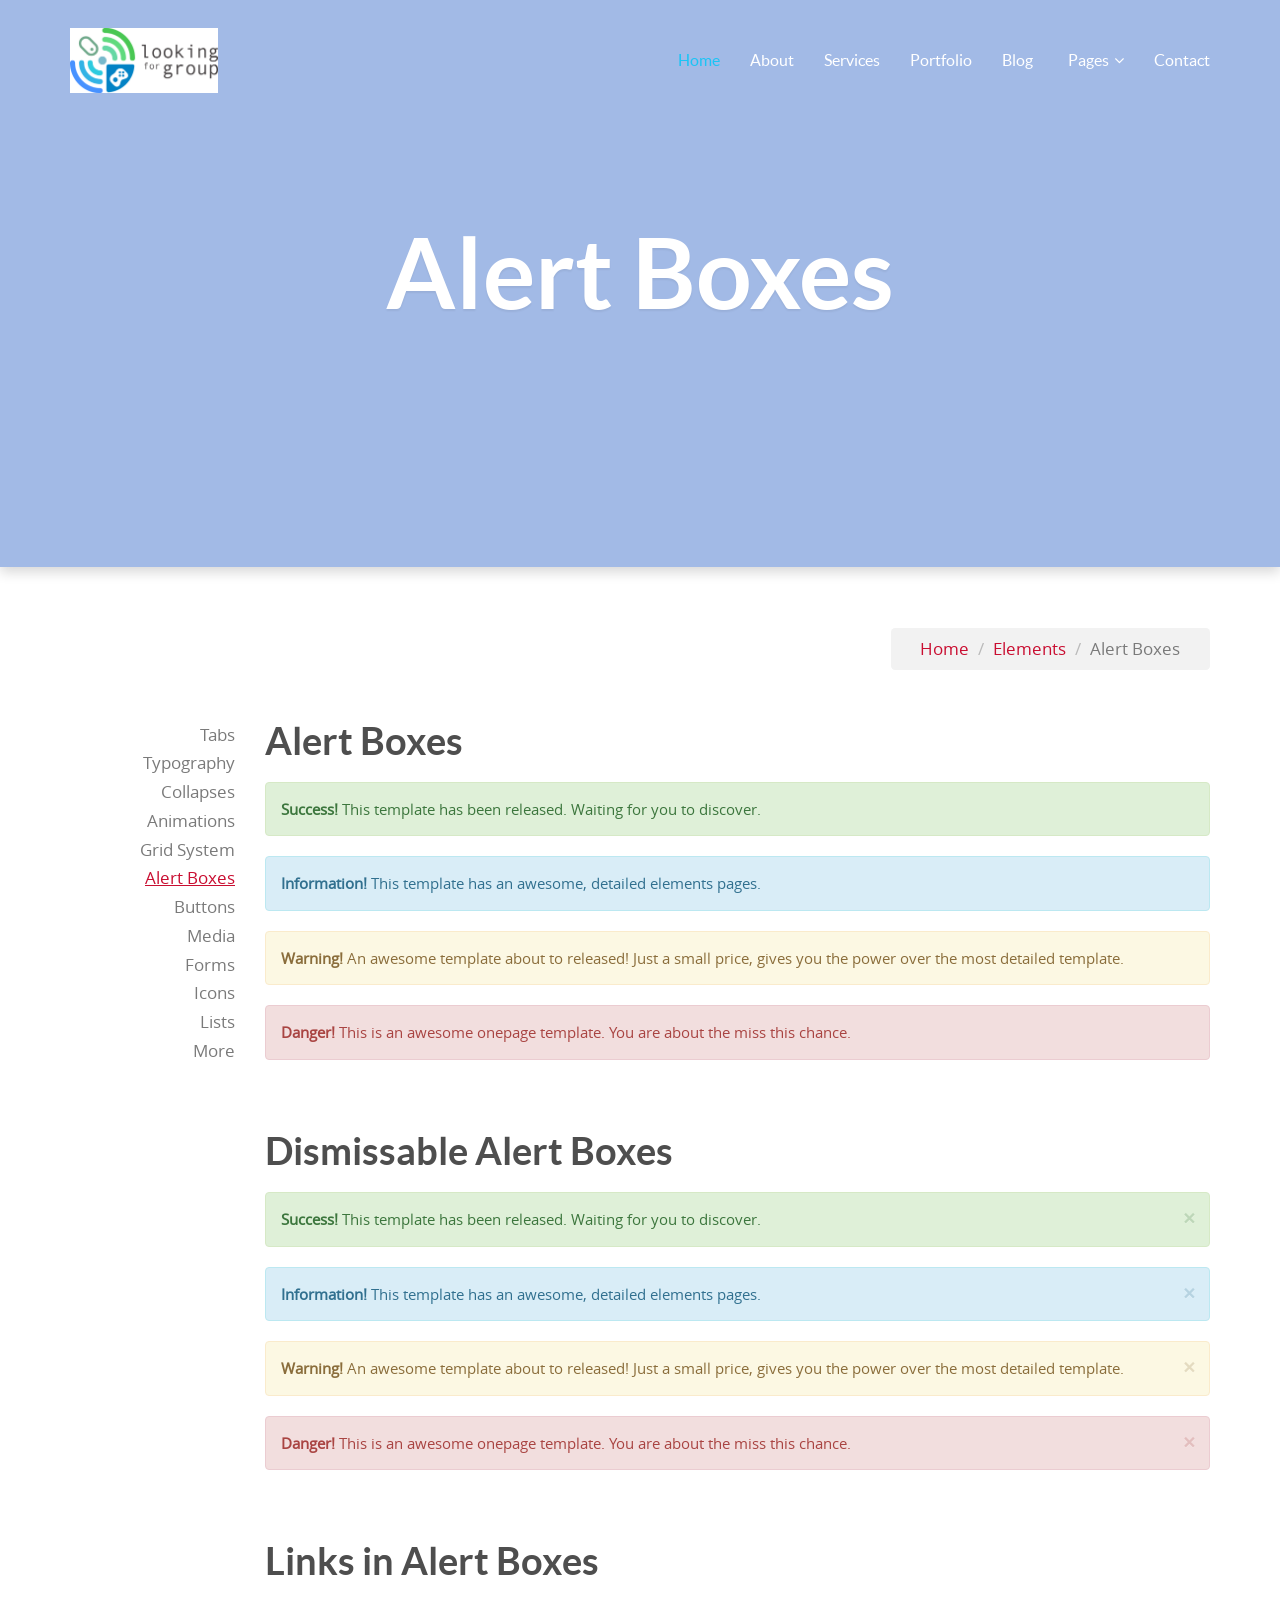
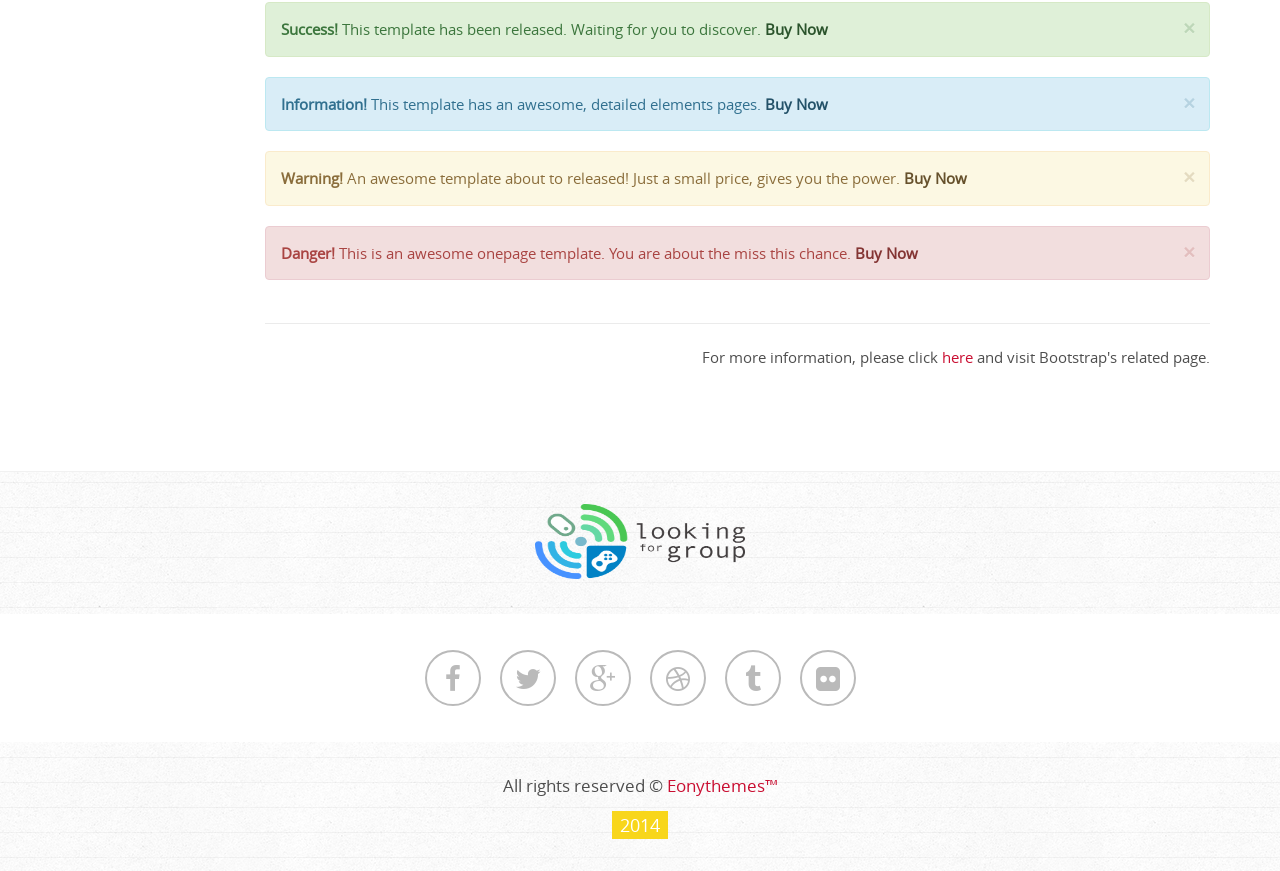
<file: elements/alerts.html>
<!DOCTYPE html>
<!--[if IE 8]> <html class="ie8"> <![endif]-->
<!--[if IE 9]> <html class="ie9"> <![endif]-->
<!--[if !IE]><!--><html lang="en"> <!--<![endif]-->
    <head>
        <meta charset="utf-8">
        <title>Geass - Creative Onepage Html5 Template</title>
        <meta name="description" content="Geass is premium and creative multipurpose onepage template">
        <meta name="author" content="Eon">

        <!--[if IE]> <meta http-equiv="X-UA-Compatible" content="IE=edge"> <![endif]-->
        <meta name="viewport" content="width=device-width, initial-scale=1.0">

        <link rel="stylesheet" href="../css/fonts.css">
        <link rel="stylesheet" href="../css/bootstrap.min.css">
        <link rel="stylesheet" href="../css/font-awesome.min.css">
        <link rel="stylesheet" href="../css/animate.css">
        <link rel="stylesheet" href="../css/style.css">
        <link rel="stylesheet" href="../css/responsive.css">

        <!-- Favicon and Apple Icons -->
        <link rel="shortcut icon" href="../images/favicon.png">
        <link rel="apple-touch-icon" sizes="57x57" href="../images/faviconx57.png">
        <link rel="apple-touch-icon" sizes="72x72" href="../images/faviconx72.png">

        <!--- jQuery -->
        <script src="../js/jquery-1.11.1.min.js"></script>

        <!-- Queryloader -->
        <script src="../js/queryloader2.min.js"></script>

        <!-- Modernizr -->
        <script src="../js/modernizr.js"></script>
        
    </head>
    <body>
        <div class="geass-loader-overlay left"></div><!-- End .geass-loader-overlay left -->
        <div class="geass-loader-overlay right"></div><!-- End .geass-loader-overlay right -->
        <!-- Header / Menu Section -->
        <header id="header" class="transparent">
            <nav class="navbar navbar-default navbar-transparent" role="navigation">
                <div class="container">
                    <!-- Brand and toggle get grouped for better mobile display -->
                    <div class="navbar-header">
                        <button type="button" class="navbar-toggle" data-toggle="collapse" data-target="#main-menu">
                            <span class="sr-only">Toggle navigation</span>
                            <span class="icon-bar"></span>
                            <span class="icon-bar"></span>
                            <span class="icon-bar"></span>
                        </button>
                        <a class="navbar-brand navbar-brand-img" href="../index.html"><img src="../images/logo-white.png" class="img-responsive logo-white" alt="logo"><img src="../images/logo.png" class="img-responsive logo-fixed" alt="logo"></a>
                    </div>

                    <!-- Collect the nav links, forms, and other content for toggling -->
                    <div class="collapse navbar-collapse navbar-right" id="main-menu">
                        <ul class="nav navbar-nav">
                            <li class="active"><a href="../index.html#home">Home</a></li>
                            <li><a href="../index.html#aboutus">About</a></li>
                            <li><a href="../index.html#services">Services</a></li>
                            <li><a href="../index.html#portfolio">Portfolio</a></li>
                            <li><a href="../index.html#blog">Blog</a></li>
                            <li class="dropdown">
                                <a href="#pages" class="dropdown-toggle" data-toggle="dropdown"><span class="sm-separator">Pages</span><i class="fa fa-angle-down"></i></a>
                                <ul class="dropdown-menu">
                                    <li><a href="../blog.html">Blog Page</a></li>
                                    <li><a href="../blog-timeline.html">Blog Timeline</a></li>
                                    <li><a href="../single.html">Blog Post Page</a></li>
                                    <li><a href="../single-portfolio.html">Portfolio Post</a></li>
                                    <li><a href="elements.html">Elements Page</a></li>
                                    <li><a href="../pricing.html">Pricing Tables</a></li>
                                    <li><a href="../404.html">404 Page</a></li>
                                </ul>
                            </li>
                            <li><a href="index.html#contactus">Contact</a></li>
                        </ul>
                    </div><!-- /.navbar-collapse -->
                </div><!-- /.container-fluid -->
            </nav>
        </header>

        <div class="page-header background10 parallax" data-stellar-background-ratio="0.4">
            <div class="container">
                <div class="row">
                    <div class="col-md-12 page-header-wrapper">
                        <h1 class="page-title">Alert Boxes</h1>
                    </div><!-- End .col-md-12 -->
                </div><!-- End .row -->
            </div><!-- End .container -->
        </div>

        <div class="md-margin2x"></div><!-- space -->

        <section id="content">
            <div class="container">
                <div class="row">
                    <div class="col-md-12">
                        <div class="breadcrumb-container clearfix">
                            <ol class="breadcrumb pull-right">
                                <li><a href="index.html" title="Go to Homepage">Home</a></li>
                                <li><a href="#" title="Elements">Elements</a></li>
                                <li class="active">Alert Boxes</li>
                            </ol>
                        </div><!-- End .breadcrumb-container -->

                        <div class="xlg-margin"></div><!-- space -->
                    
                        <div class="row">
                            <div class="col-md-2 col-sm-3 col-xs-12 sidebar-menu-container">
                                <ul class="sidebar-menu">
                                    <li><a href="tabs.html">Tabs</a></li>
                                    
                                    <li><a href="typography.html">Typography</a></li>
                                    <li><a href="collapses.html">collapses</a></li>
                                    <li><a href="animations.html">animations</a></li>
                                    <li><a href="grids.html">Grid System</a></li>
                                    <li class="active"><a href="alerts.html">Alert Boxes</a></li>
                                    <li><a href="buttons.html">Buttons</a></li>
                                    <li><a href="medias.html">Media</a></li>
                                    <li><a href="forms.html">Forms</a></li>
                                    <li><a href="icons.html">Icons</a></li>
                                    <li><a href="lists.html">Lists</a></li>
                                    <li><a href="more.html">More</a></li>
                                </ul>
                            </div><!-- End .col-md-2 -->

                            <div class="col-md-10 col-sm-9 col-xs-12">
                                <div class="row">
                                    <div class="col-md-12 col-sm-12 col-xs-12">
                                        <h3>Alert Boxes</h3>
                                        <div class="alert alert-success">
                                            <strong>Success!</strong> This template has been released.
                                            Waiting for you to discover.
                                        </div><!-- End .alert-success -->
                                        <div class="alert alert-info">
                                            <strong>Information!</strong> This template has an awesome, detailed elements pages.
                                        </div><!-- End .alert-info -->
                                        <div class="alert alert-warning">
                                            <strong>Warning!</strong> An awesome template about to released! Just a small price, gives you the power over the most detailed template.
                                        </div><!-- End .alert-warning -->
                                        <div class="alert alert-danger">
                                            <strong>Danger!</strong> This is an awesome onepage template. You are about the miss this chance.
                                        </div><!-- End .alert-danger -->
                                    </div><!-- End .col-md-12 -->
                                </div><!-- End .row -->

                                <div class="xlg-margin"></div><!-- space -->

                                <div class="row">
                                    <div class="col-md-12 col-sm-12 col-xs-12">
                                        <h3>Dismissable Alert Boxes</h3>
                                        <div class="alert alert-success alert-dismissable">
                                            <button type="button" class="close" data-dismiss="alert" aria-hidden="true">&times;</button>
                                            <strong>Success!</strong> This template has been released.
                                            Waiting for you to discover.
                                        </div><!-- End .alert-success -->
                                        <div class="alert alert-info alert-dismissable">
                                            <button type="button" class="close" data-dismiss="alert" aria-hidden="true">&times;</button>
                                            <strong>Information!</strong> This template has an awesome, detailed elements pages.
                                        </div><!-- End .alert-info -->
                                        <div class="alert alert-warning alert-dismissable">
                                            <button type="button" class="close" data-dismiss="alert" aria-hidden="true">&times;</button>
                                            <strong>Warning!</strong> An awesome template about to released! Just a small price, gives you the power over the most detailed template.
                                        </div><!-- End .alert-warning -->
                                        <div class="alert alert-danger alert-dismissable">
                                            <button type="button" class="close" data-dismiss="alert" aria-hidden="true">&times;</button>
                                            <strong>Danger!</strong> This is an awesome onepage template. You are about the miss this chance.
                                        </div><!-- End .alert-danger -->
                                    </div><!-- End .col-md-12 -->
                                </div><!-- End .row -->

                                <div class="xlg-margin"></div><!-- space -->

                                <div class="row">
                                    <div class="col-md-12 col-sm-12 col-xs-12">
                                        <h3>Links in Alert Boxes</h3>
                                        <div class="alert alert-success alert-dismissable">
                                            <button type="button" class="close" data-dismiss="alert" aria-hidden="true">&times;</button>
                                            <strong>Success!</strong> This template has been released.
                                            Waiting for you to discover. <a href="//wrapbootstrap.com/user/eony" class="alert-link">Buy Now</a>
                                        </div><!-- End .alert-success -->
                                        <div class="alert alert-info alert-dismissable">
                                            <button type="button" class="close" data-dismiss="alert" aria-hidden="true">&times;</button>
                                            <strong>Information!</strong> This template has an awesome, detailed elements pages. <a href="//wrapbootstrap.com/user/eony" class="alert-link">Buy Now</a>
                                        </div><!-- End .alert-info -->
                                        <div class="alert alert-warning alert-dismissable">
                                            <button type="button" class="close" data-dismiss="alert" aria-hidden="true">&times;</button>
                                            <strong>Warning!</strong> An awesome template about to released! Just a small price, gives you the power. <a href="//wrapbootstrap.com/user/eony" class="alert-link">Buy Now</a>
                                        </div><!-- End .alert-warning -->
                                        <div class="alert alert-danger alert-dismissable">
                                            <button type="button" class="close" data-dismiss="alert" aria-hidden="true">&times;</button>
                                            <strong>Danger!</strong> This is an awesome onepage template. You are about the miss this chance. <a href="//wrapbootstrap.com/user/eony" class="alert-link">Buy Now</a>
                                        </div><!-- End .alert-danger -->
                                    </div><!-- End .col-md-12 -->
                                </div><!-- End .row -->

                                
                                <hr>
                                <p class="text-right">For more information, please click <a href="//getbootstrap.com/components/#alerts" target="_blank" title="Bootstrap Alerts">here</a> and visit Bootstrap's related page.</p>
                            </div><!-- End .col-md-10 -->
                        </div><!-- End .row -->

                    </div><!-- End .col-md-12 -->
                </div><!-- End .row -->

            </div><!-- End .container -->
        </section><!-- End #content -->

        <footer id="footer" class="pattern30">
            <div class="container">
                <div class="row">
                    <div class="col-md-12">
                        <a href="../index.html" class="footer-logo" title="Geass - Creative Onepage Template"><img src="../images/logo.png" width="210" height="75" alt="Geass Logo"></a>
                    </div><!-- End .col-md-12 -->
                </div><!-- End .row -->
            </div><!-- End .container -->

            <div class="footer-social-icons">
                <div class="container">
                    <div class="row">
                        <div class="col-md-12">
                            <ul class="social-icons-container">
                                <li><a href="#" class="facebook add-tooltip" data-placement="top" data-toggle="tooltip" title="Follow us on Facebook"><i class="fa fa-facebook"></i></a></li>
                                <li><a href="#" class="twitter add-tooltip" data-placement="top" data-toggle="tooltip" title="Follow us on Twitter"><i class="fa fa-twitter"></i></a></li>
                                <li><a href="#" class="googleplus add-tooltip" data-placement="top" data-toggle="tooltip" title="Follow us on Google +"><i class="fa fa-google-plus"></i></a></li>
                                <li><a href="#" class="dribbble add-tooltip" data-placement="top" data-toggle="tooltip" title="Find us at Dribbble"><i class="fa fa-dribbble"></i></a></li>
                                <li><a href="#" class="tumblr add-tooltip" data-placement="top" data-toggle="tooltip" title="Find us at Tumblr"><i class="fa fa-tumblr"></i></a></li>
                                <li><a href="#" class="flickr add-tooltip" data-placement="top" data-toggle="tooltip" title="Find us at Flickr"><i class="fa fa-flickr"></i></a></li>

                            </ul>
                        </div><!-- End .col-md-12 -->
                    </div><!-- End .row -->
                </div><!-- End .container -->
            </div><!-- End .footer-social-icons -->

            <div class="container">
                <div class="row">
                    <div class="col-md-12">
                        <p>All rights reserved &copy; <a href="//wrapbootstrap.com/user/eony" title="Eonythemes">Eonythemes&trade;</a></p>
                        <span class="footer-date highlight yellow">2014</span>
                    </div><!-- End .col-md-12 -->
                </div><!-- End .row -->
            </div><!-- End .container -->
        </footer>

        <!-- scroltop -->
        <a href="#home" id="scroll-top" class="add-tooltip" data-placement="top" title="Go to top"><i class="fa fa-angle-double-up"></i></a>

        <!-- Plugins -->
        <script src="../js/bootstrap.min.js"></script>
        <script src="../js/plugins.js"></script>
        <script src="../js/main.js"></script>

    </body>
</html>
</file>
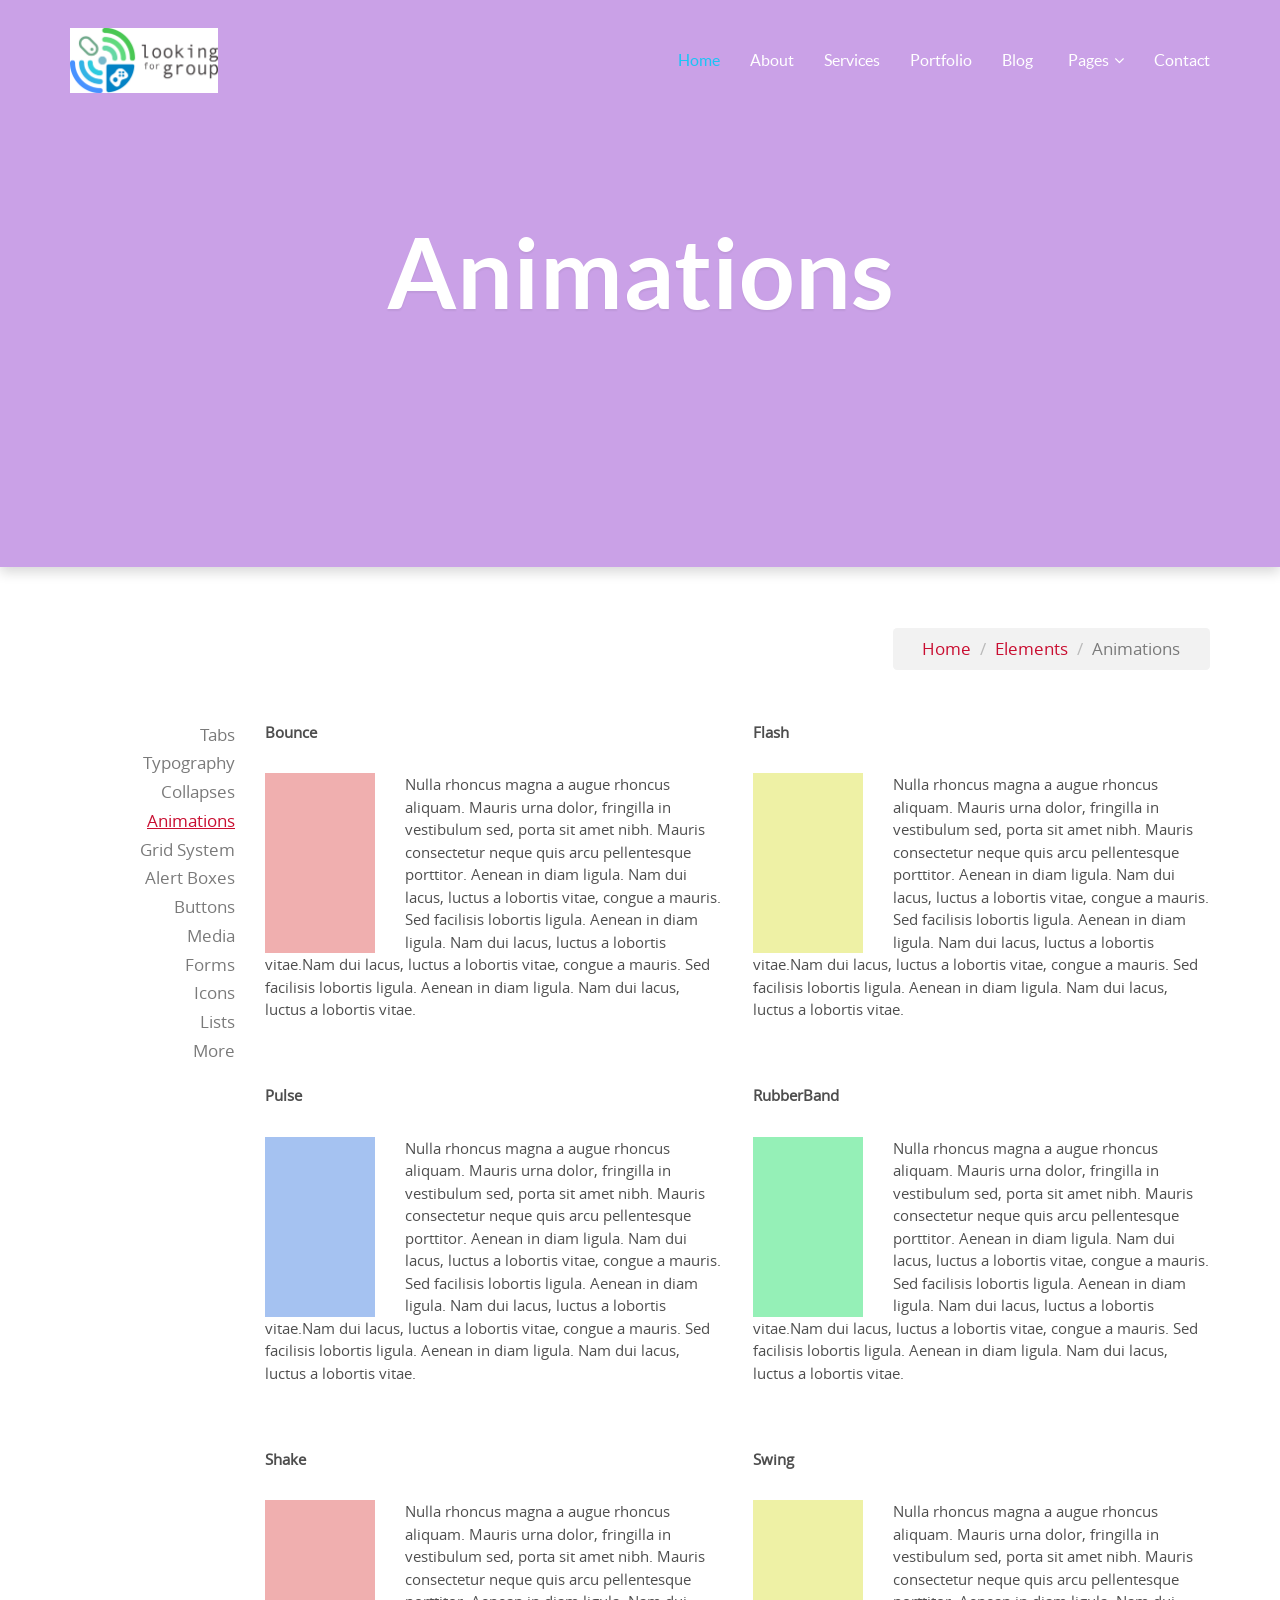
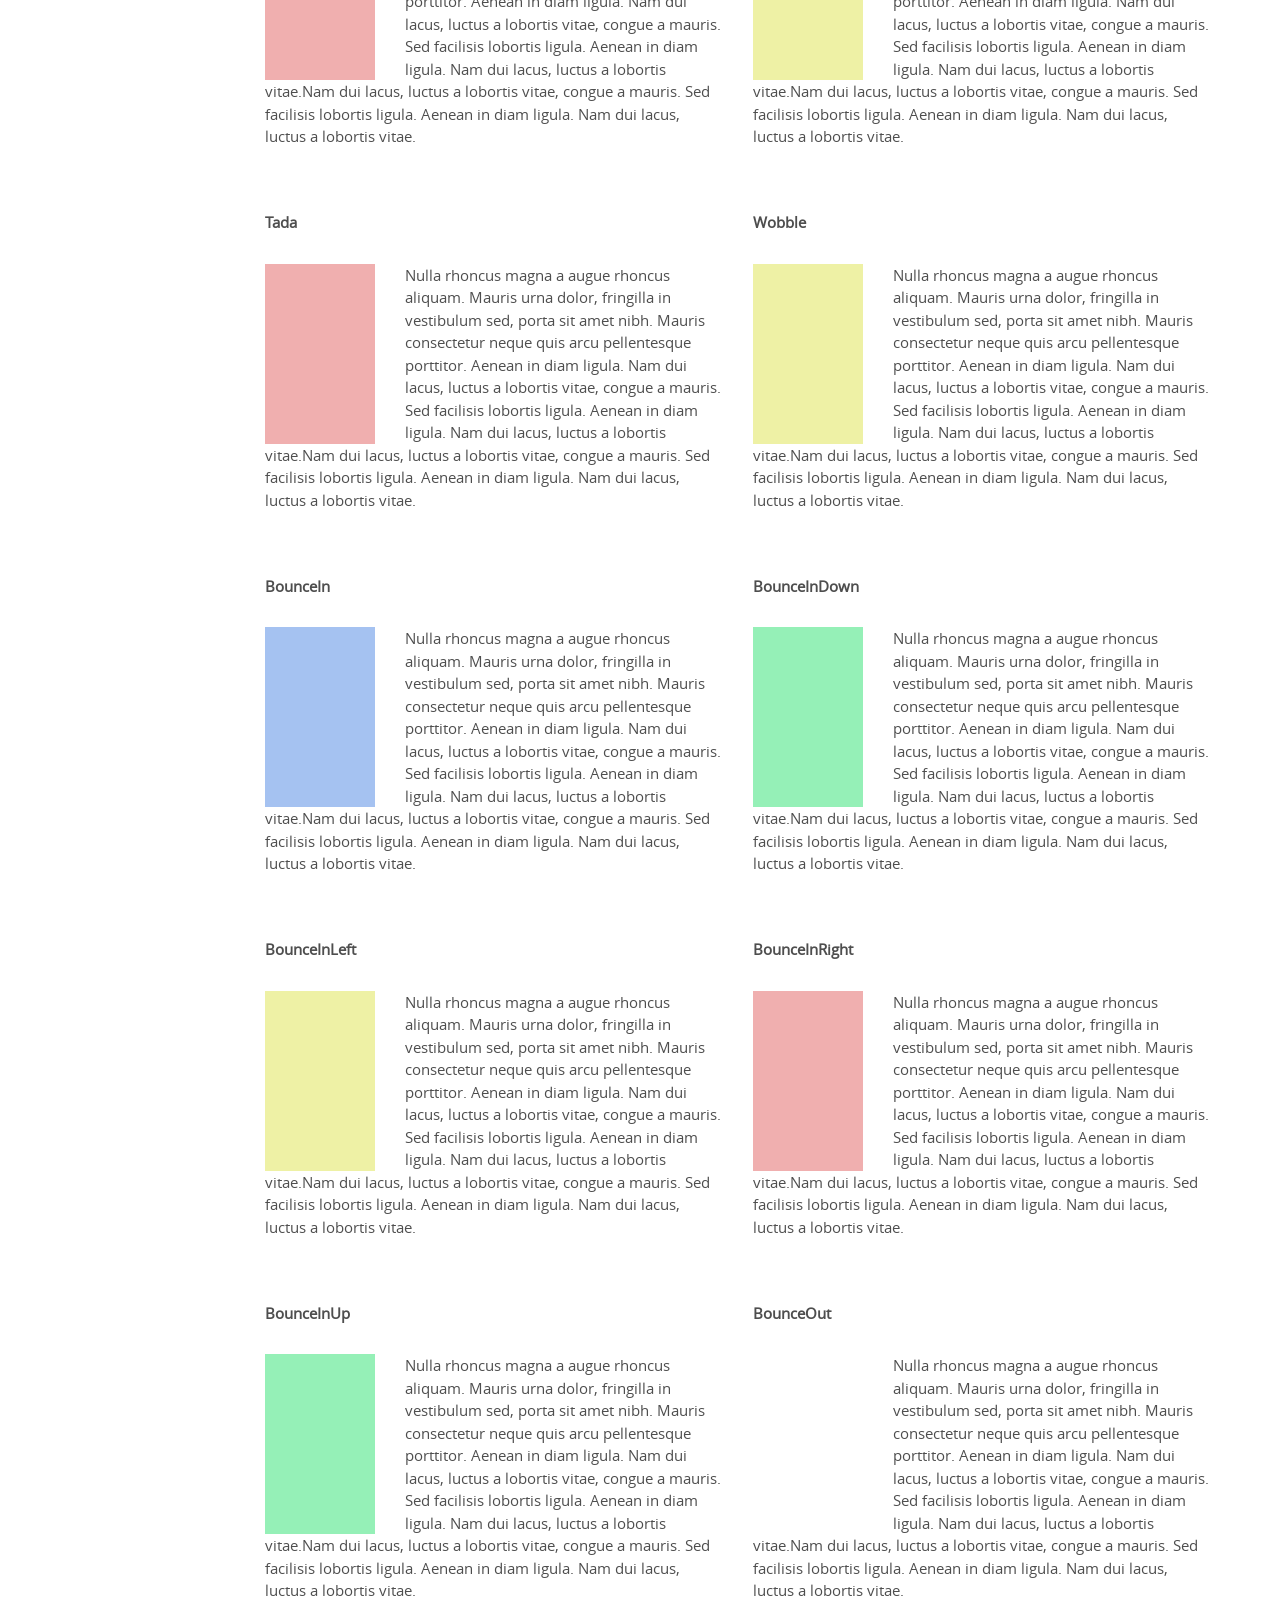
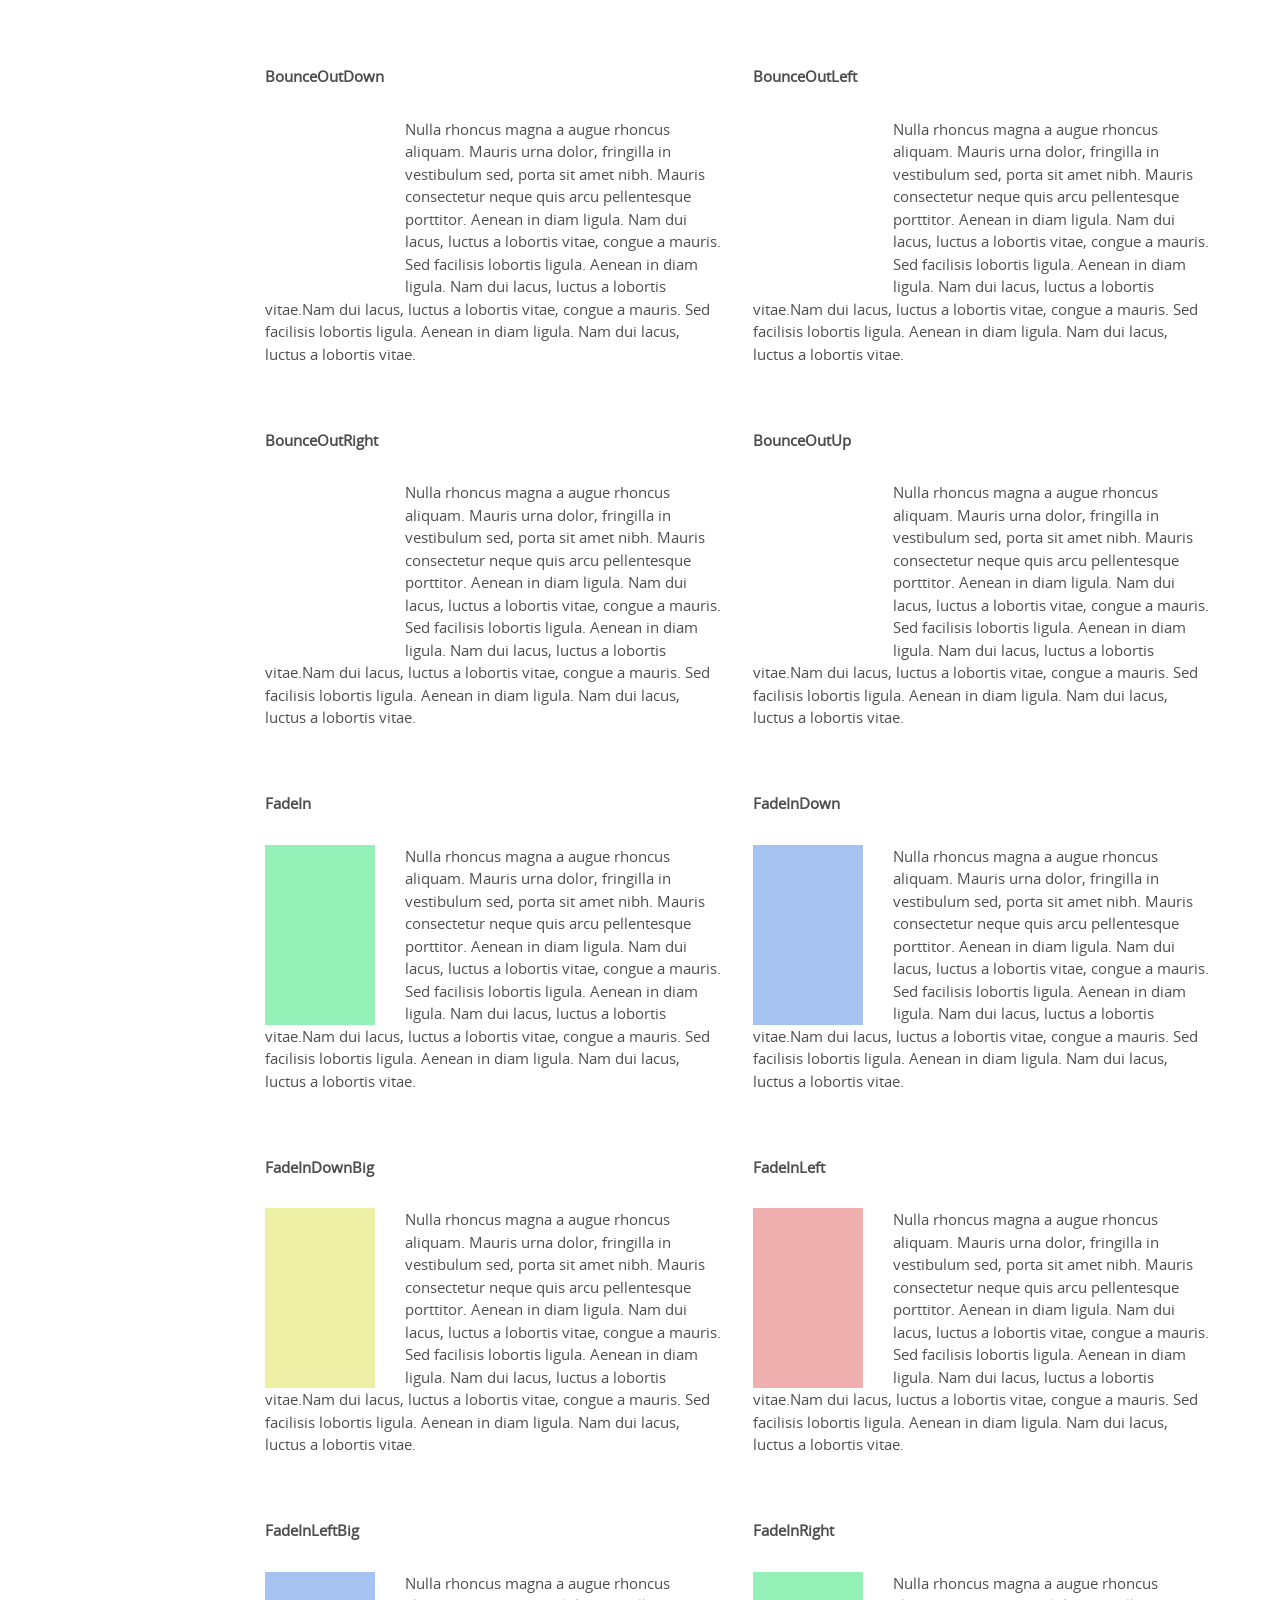
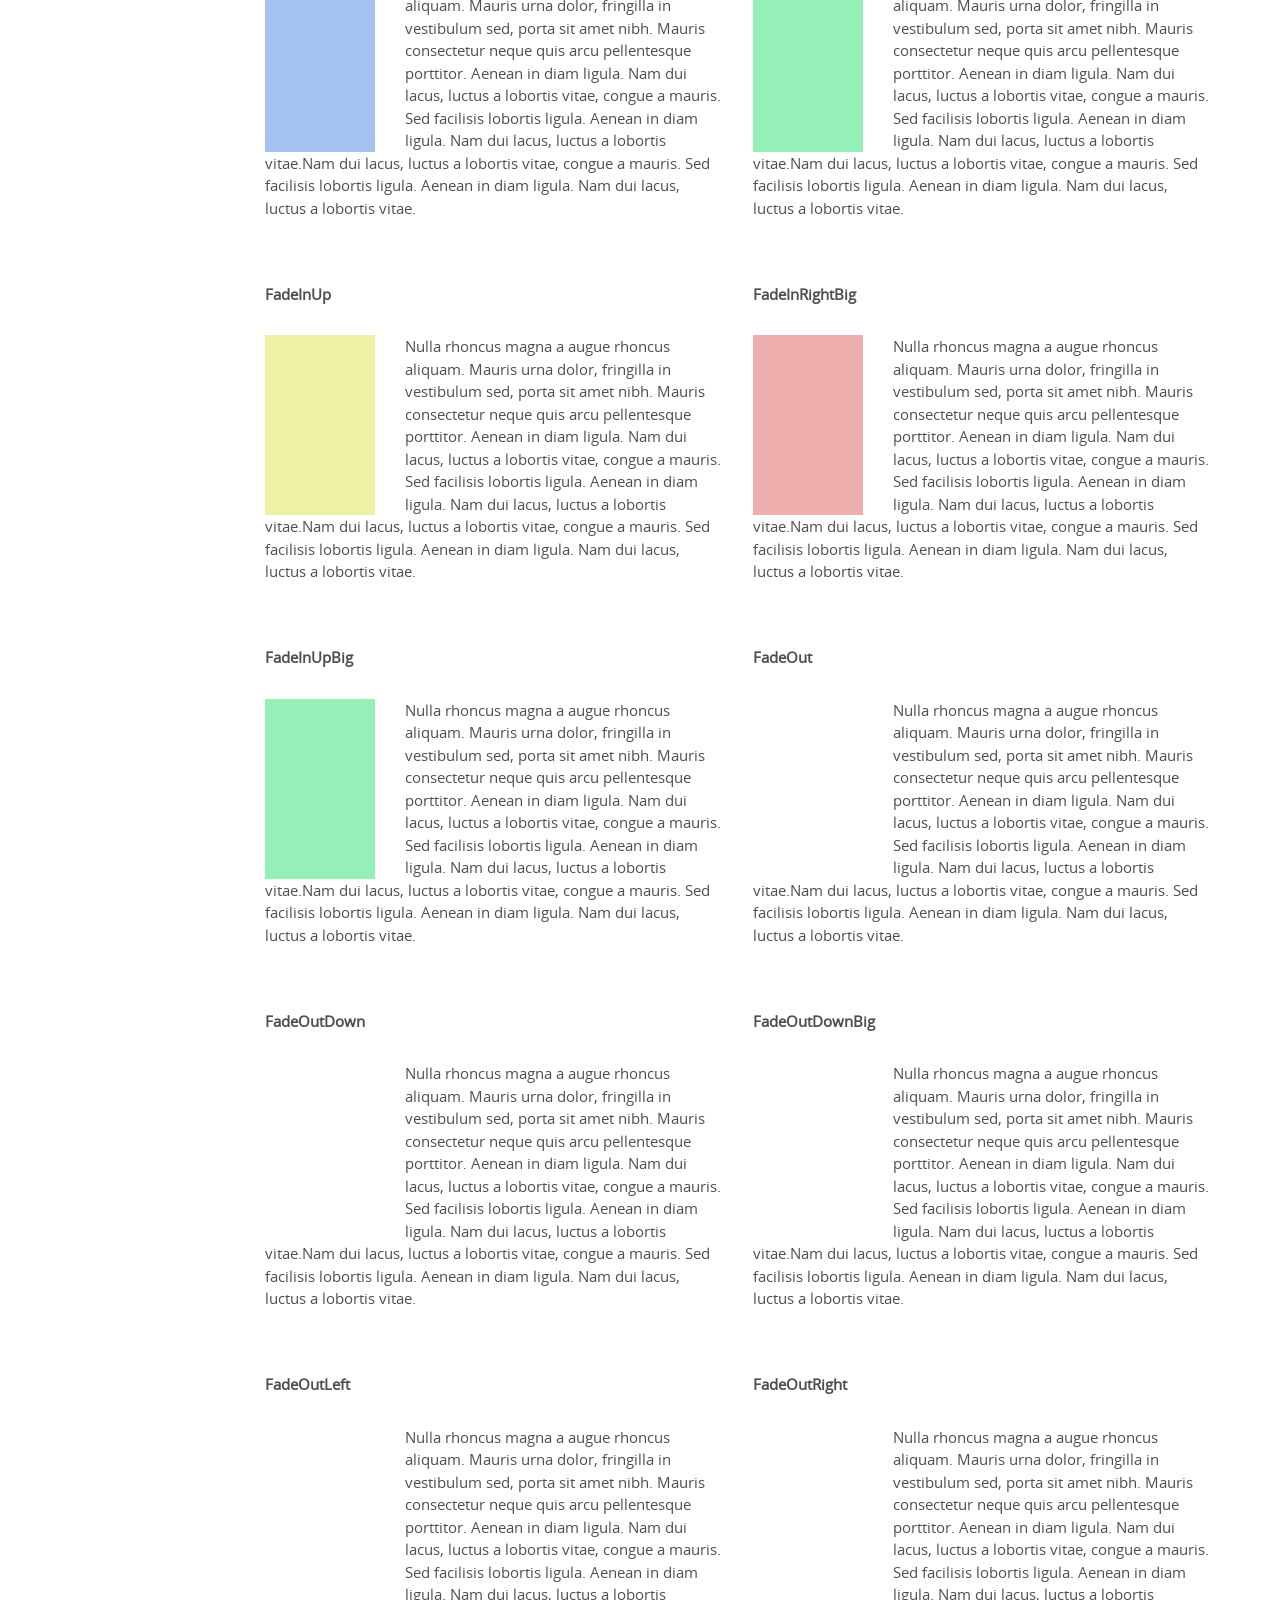
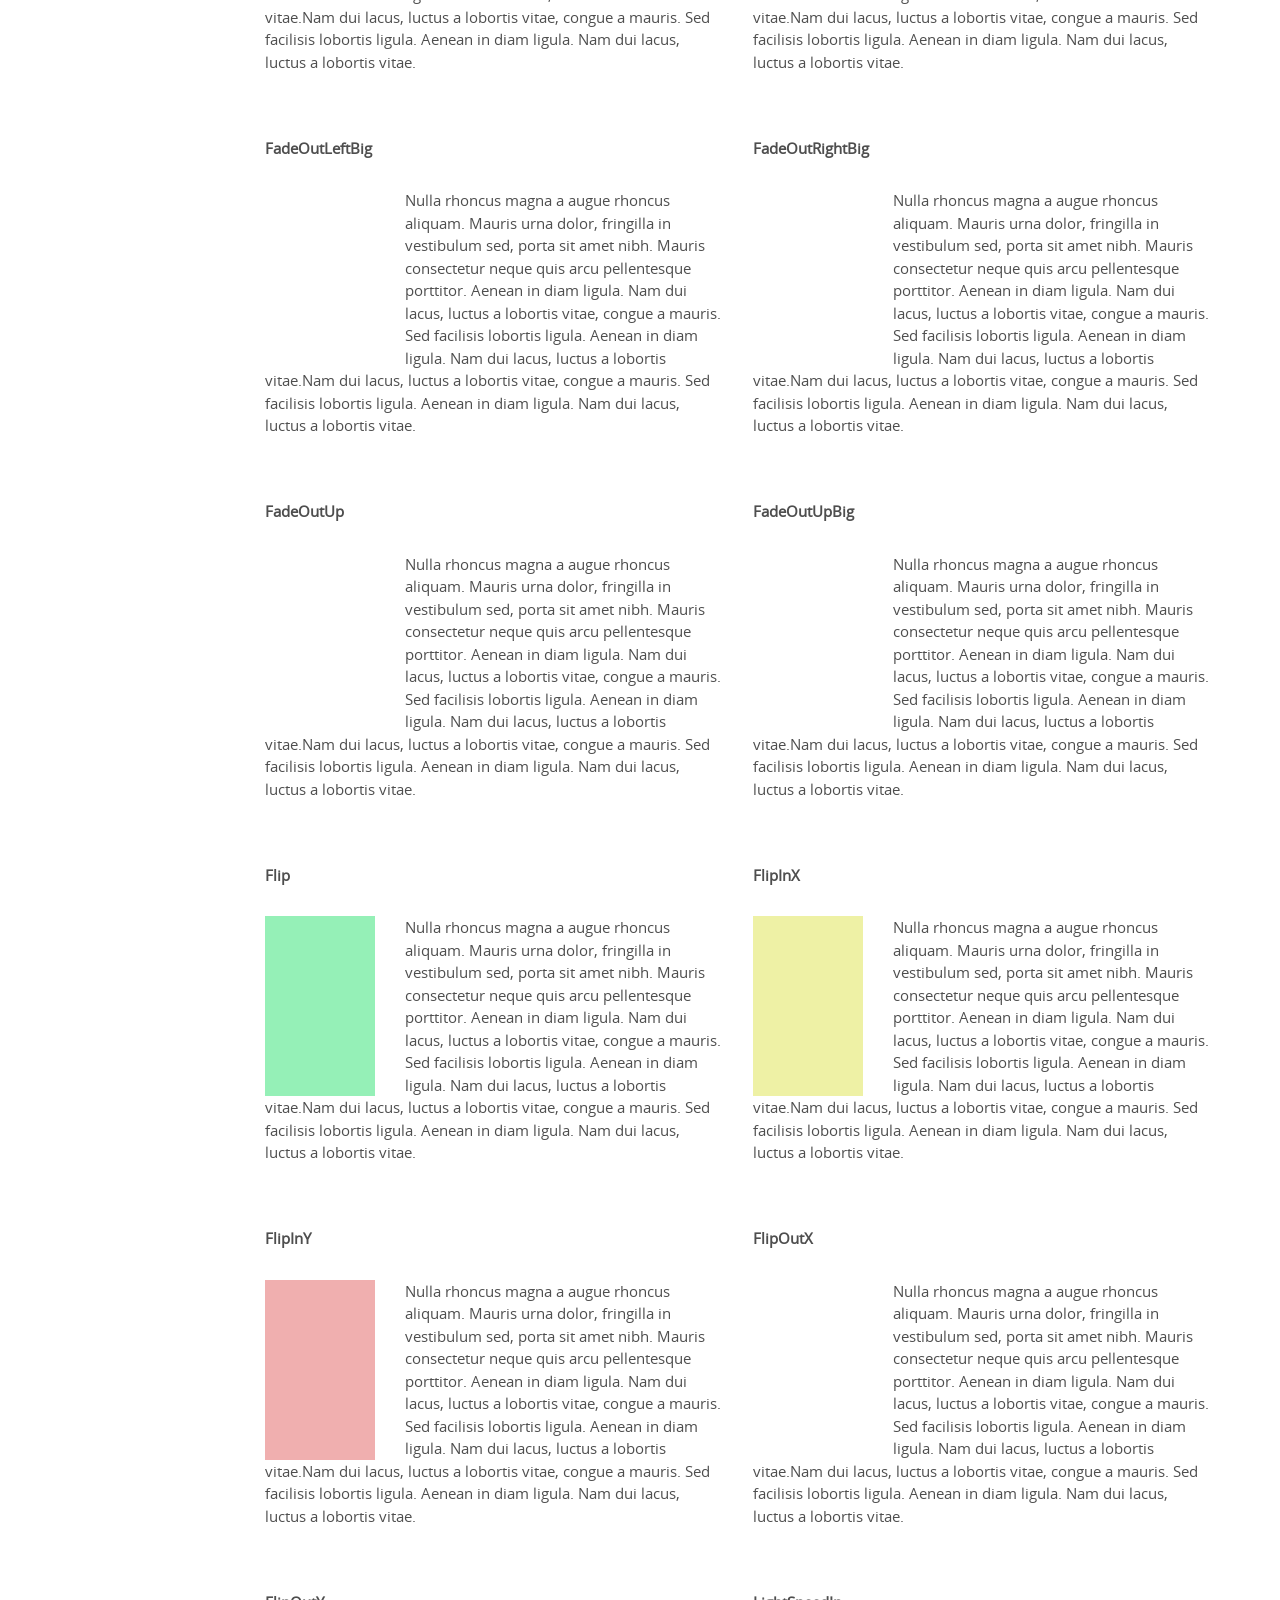
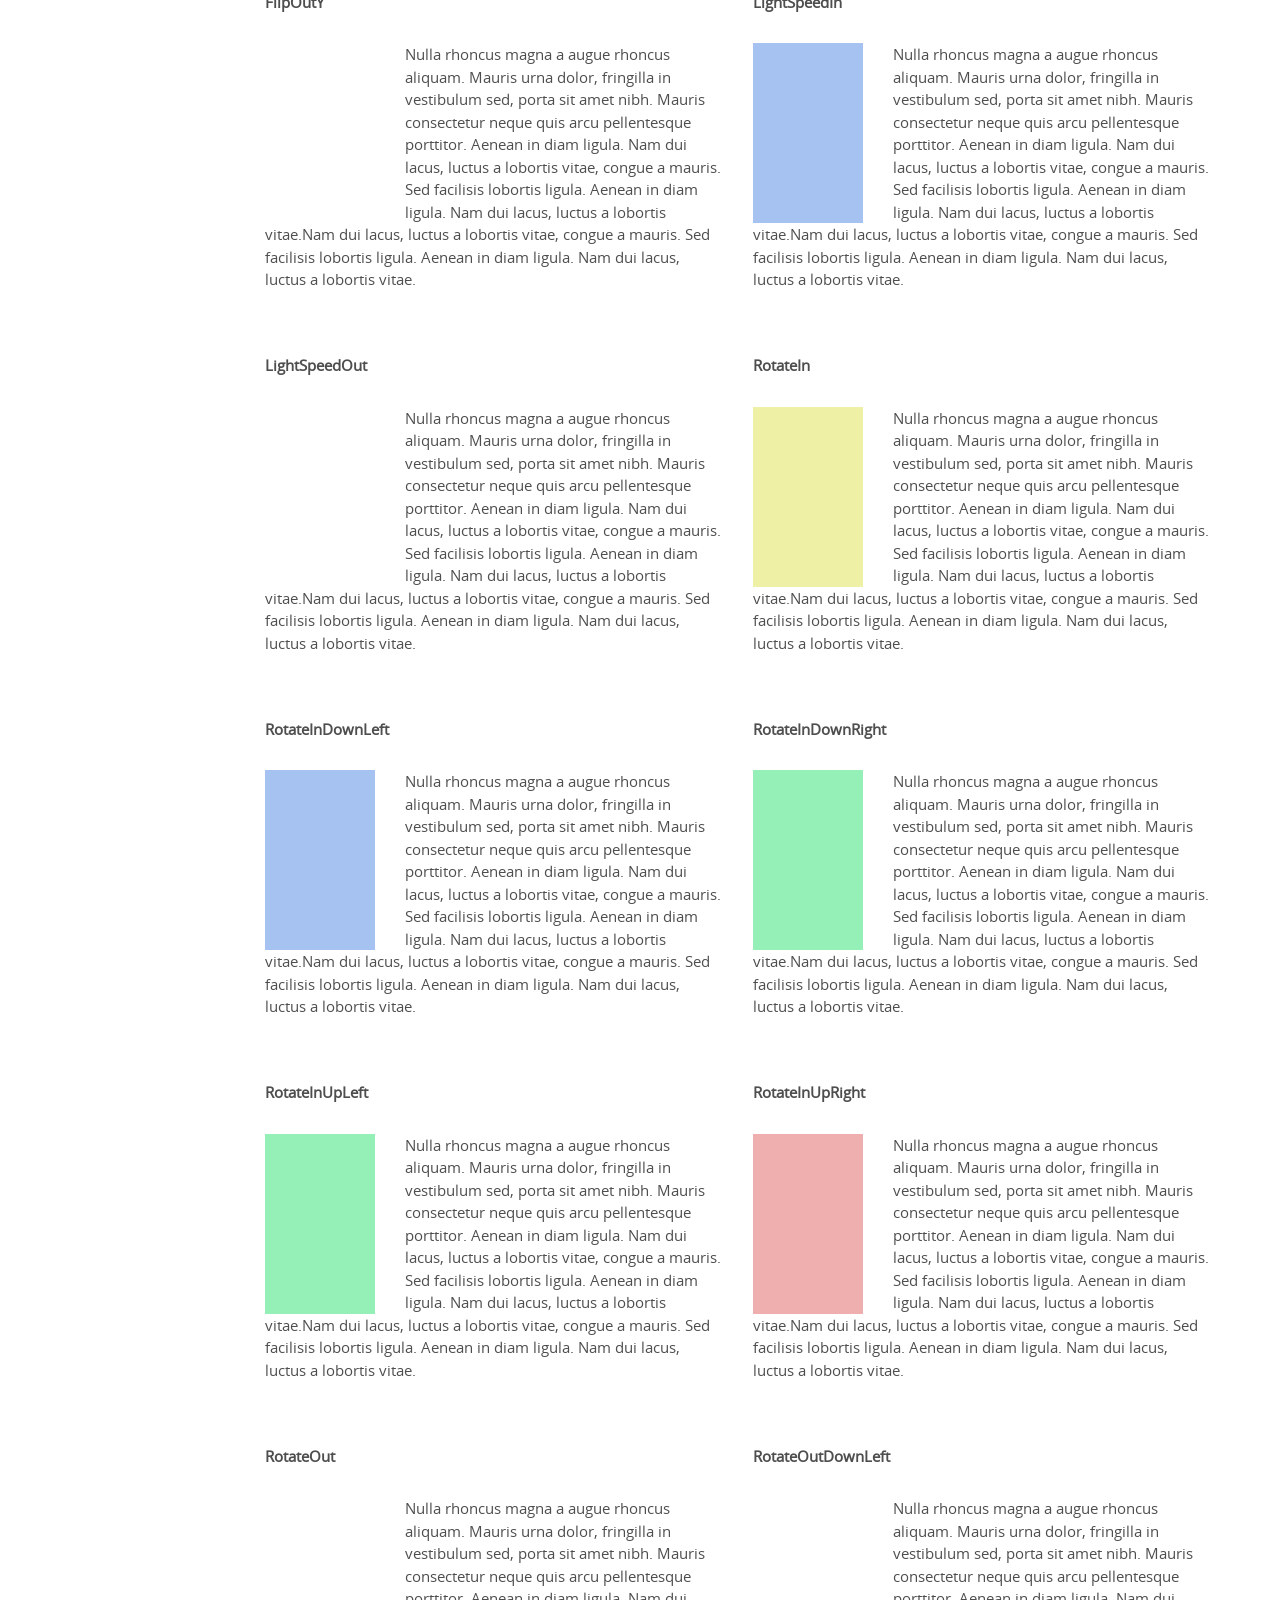
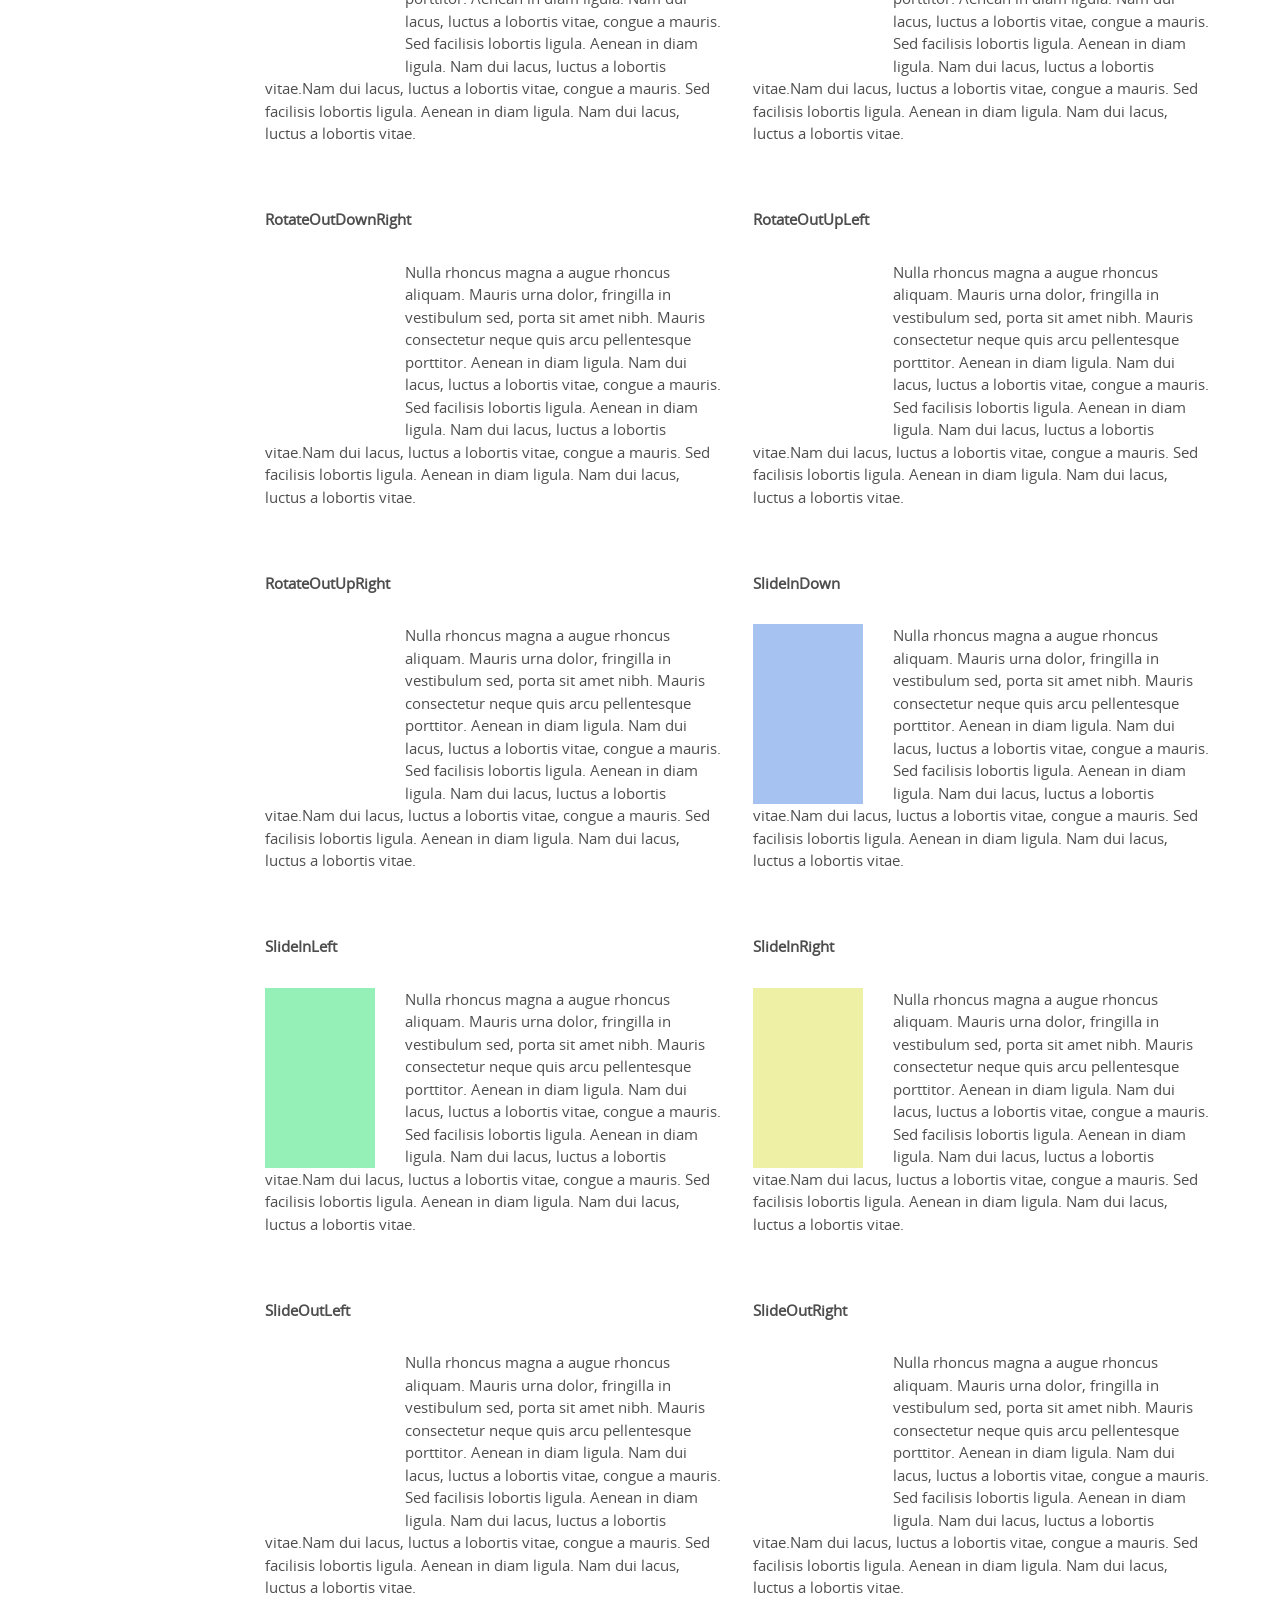
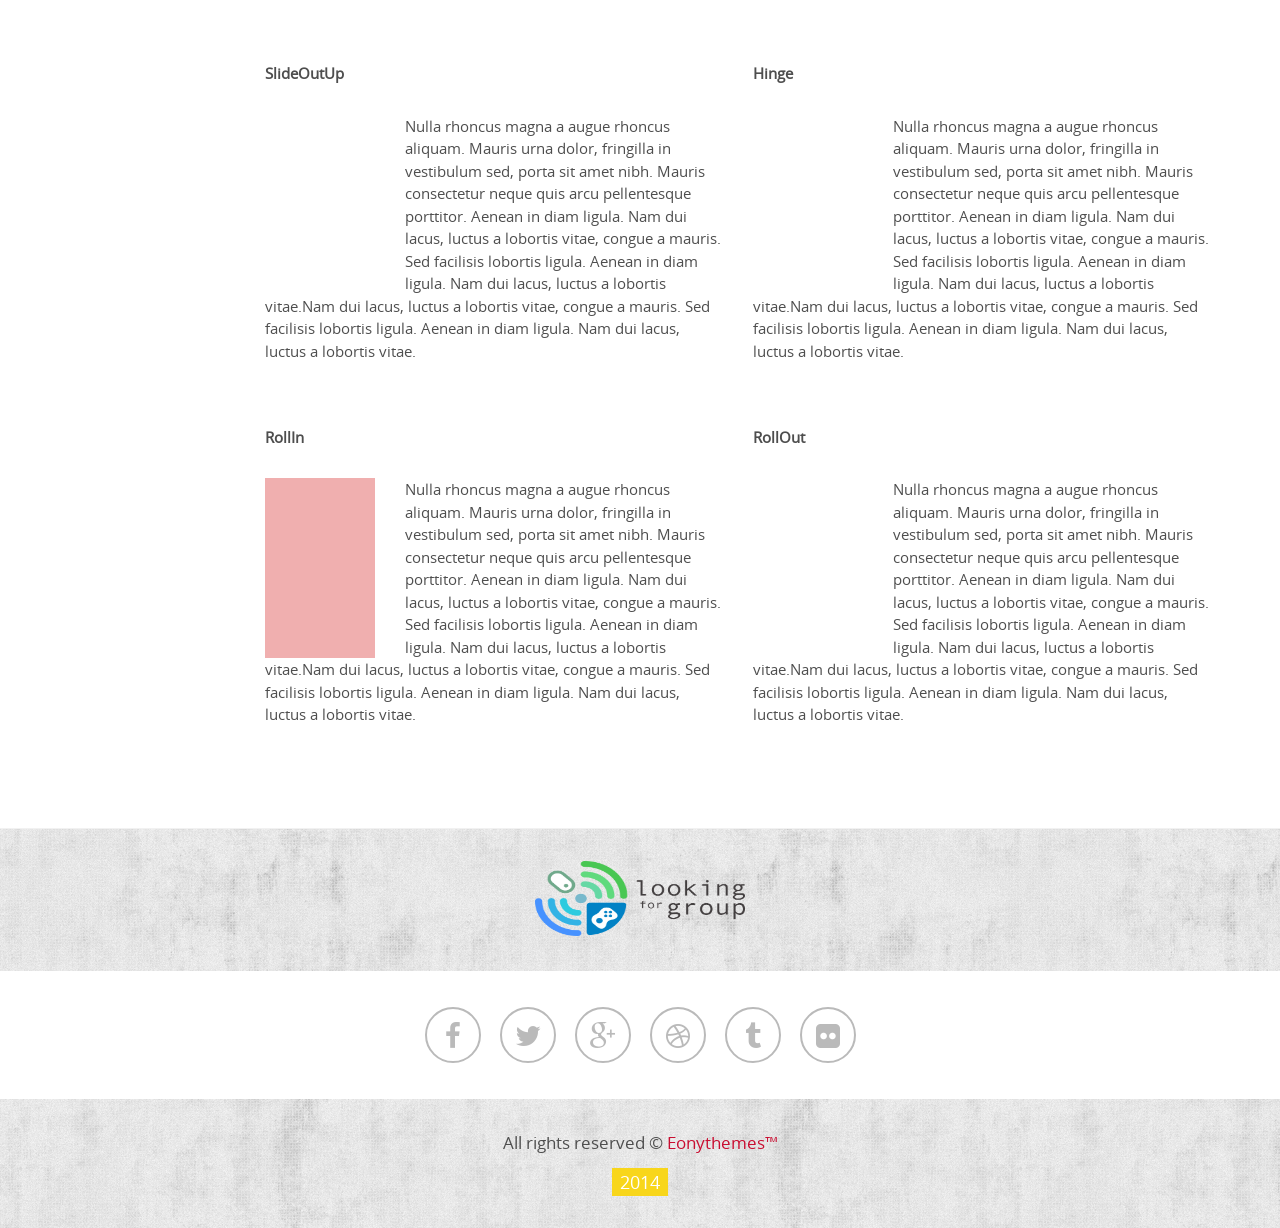
<file: elements/animations.html>
<!DOCTYPE html>
<!--[if IE 8]> <html class="ie8"> <![endif]-->
<!--[if IE 9]> <html class="ie9"> <![endif]-->
<!--[if !IE]><!--><html lang="en"> <!--<![endif]-->
    <head>
        <meta charset="utf-8">
        <title>Geass - Creative Onepage Html5 Template</title>
        <meta name="description" content="Geass is premium and creative multipurpose onepage template">
        <meta name="author" content="Eon">

        <!--[if IE]> <meta http-equiv="X-UA-Compatible" content="IE=edge"> <![endif]-->
        <meta name="viewport" content="width=device-width, initial-scale=1.0">

        <link rel="stylesheet" href="../css/fonts.css">
        <link rel="stylesheet" href="../css/bootstrap.min.css">
        <link rel="stylesheet" href="../css/font-awesome.min.css">
        <link rel="stylesheet" href="../css/animate.css">
        <link rel="stylesheet" href="../css/style.css">
        <link rel="stylesheet" href="../css/responsive.css">

        <!-- Favicon and Apple Icons -->
        <link rel="shortcut icon" href="../images/favicon.png">
        <link rel="apple-touch-icon" sizes="57x57" href="../images/faviconx57.png">
        <link rel="apple-touch-icon" sizes="72x72" href="../images/faviconx72.png">

        <!--- jQuery -->
        <script src="../js/jquery-1.11.1.min.js"></script>

        <!-- Queryloader -->
        <script src="../js/queryloader2.min.js"></script>

        <!-- Modernizr -->
        <script src="../js/modernizr.js"></script>
	    
    </head>
    <body>  
        <div class="geass-loader-overlay left"></div><!-- End .geass-loader-overlay left -->
        <div class="geass-loader-overlay right"></div><!-- End .geass-loader-overlay right -->
        <!-- Header / Menu Section -->
        <header id="header" class="transparent">
            <nav class="navbar navbar-default navbar-transparent" role="navigation">
                <div class="container">
                    <!-- Brand and toggle get grouped for better mobile display -->
                    <div class="navbar-header">
                        <button type="button" class="navbar-toggle" data-toggle="collapse" data-target="#main-menu">
                            <span class="sr-only">Toggle navigation</span>
                            <span class="icon-bar"></span>
                            <span class="icon-bar"></span>
                            <span class="icon-bar"></span>
                        </button>
                        <a class="navbar-brand navbar-brand-img" href="../index.html"><img src="../images/logo-white.png" class="img-responsive logo-white" alt="logo"><img src="../images/logo.png" class="img-responsive logo-fixed" alt="logo"></a>
                    </div>

                    <!-- Collect the nav links, forms, and other content for toggling -->
                    <div class="collapse navbar-collapse navbar-right" id="main-menu">
                        <ul class="nav navbar-nav">
                            <li class="active"><a href="../index.html#home">Home</a></li>
                            <li><a href="../index.html#aboutus">About</a></li>
                            <li><a href="../index.html#services">Services</a></li>
                            <li><a href="../index.html#portfolio">Portfolio</a></li>
                            <li><a href="../index.html#blog">Blog</a></li>
                            <li class="dropdown">
                                <a href="#pages" class="dropdown-toggle" data-toggle="dropdown"><span class="sm-separator">Pages</span><i class="fa fa-angle-down"></i></a>
                                <ul class="dropdown-menu">
                                    <li><a href="../blog.html">Blog Page</a></li>
                                    <li><a href="../blog-timeline.html">Blog Timeline</a></li>
                                    <li><a href="../single.html">Blog Post Page</a></li>
                                    <li><a href="../single-portfolio.html">Portfolio Post</a></li>
                                    <li><a href="elements.html">Elements Page</a></li>
                                    <li><a href="../pricing.html">Pricing Tables</a></li>
                                    <li><a href="../404.html">404 Page</a></li>
                                </ul>
                            </li>
                            <li><a href="index.html#contactus">Contact</a></li>
                        </ul>
                    </div><!-- /.navbar-collapse -->
                </div><!-- /.container-fluid -->
            </nav>
        </header>

        <div class="page-header background9 parallax" data-stellar-background-ratio="0.4">
            <div class="container">
                <div class="row">
                    <div class="col-md-12 page-header-wrapper">
                        <h1 class="page-title">Animations</h1>
                    </div><!-- End .col-md-12 -->
                </div><!-- End .row -->
            </div><!-- End .container -->
        </div>

        <div class="md-margin2x"></div><!-- space -->

        <section id="content">
            <div class="container">
                <div class="row">
                    <div class="col-md-12">
                        <div class="breadcrumb-container clearfix">
                            <ol class="breadcrumb pull-right">
                                <li><a href="index.html" title="Go to Homepage">Home</a></li>
                                <li><a href="#" title="Elements">Elements</a></li>
                                <li class="active">Animations</li>
                            </ol>
                        </div><!-- End .breadcrumb-container -->

                        <div class="xlg-margin"></div><!-- space -->
                    
                        <div class="row">
                            <div class="col-md-2 col-sm-3 col-xs-12 sidebar-menu-container">
                                <ul class="sidebar-menu">
                                    <li><a href="tabs.html">Tabs</a></li>
                                    
                                    <li><a href="typography.html">Typography</a></li>
                                    <li><a href="collapses.html">collapses</a></li>
                                    <li class="active"><a href="animations.html">animations</a></li>
                                    <li><a href="grids.html">Grid System</a></li>
                                    <li><a href="alerts.html">Alert Boxes</a></li>
                                    <li><a href="buttons.html">Buttons</a></li>
                                    <li><a href="medias.html">Media</a></li>
                                    <li><a href="forms.html">Forms</a></li>
                                    <li><a href="icons.html">Icons</a></li>
                                    <li><a href="lists.html">Lists</a></li>
                                    <li><a href="more.html">More</a></li>
                                </ul>
                            </div><!-- End .col-md-2 -->

                            <div class="col-md-10 col-sm-9 col-xs-12">
                                <div class="row">
                                    <div class="col-md-6 col-sm-6 col-xs-12">
                                        <strong class="md-margin">Bounce</strong>
                                        <p><img src="../images/boy1.png" alt="boy" class="wow bounce pull-left lg-separator-right2x"> Nulla rhoncus magna a augue rhoncus aliquam. Mauris urna dolor, fringilla in vestibulum sed, porta sit amet nibh. Mauris consectetur neque quis arcu pellentesque porttitor. Aenean in diam ligula. Nam dui lacus, luctus a lobortis vitae, congue a mauris. Sed facilisis lobortis ligula. Aenean in diam ligula. Nam dui lacus, luctus a lobortis vitae.Nam dui lacus, luctus a lobortis vitae, congue a mauris. Sed facilisis lobortis ligula. Aenean in diam ligula. Nam dui lacus, luctus a lobortis vitae.</p>
                                    </div><!-- End .col-md-6 -->
                                    <div class="col-md-6 col-sm-6 col-xs-12">
                                        <strong class="md-margin">Flash</strong>
                                        <p><img src="../images/boy2.png" alt="boy" class="wow flash pull-left lg-separator-right2x" data-wow-delay="0.3s"> Nulla rhoncus magna a augue rhoncus aliquam. Mauris urna dolor, fringilla in vestibulum sed, porta sit amet nibh. Mauris consectetur neque quis arcu pellentesque porttitor. Aenean in diam ligula. Nam dui lacus, luctus a lobortis vitae, congue a mauris. Sed facilisis lobortis ligula. Aenean in diam ligula. Nam dui lacus, luctus a lobortis vitae.Nam dui lacus, luctus a lobortis vitae, congue a mauris. Sed facilisis lobortis ligula. Aenean in diam ligula. Nam dui lacus, luctus a lobortis vitae.</p>
                                    </div><!-- End .col-md-6 -->
                                </div><!-- End .row -->

                                <div class="lg-margin"></div><!-- space -->

                                <div class="row">
                                    <div class="col-md-6 col-sm-6 col-xs-12">
                                        <strong class="md-margin">Pulse</strong>
                                        <p><img src="../images/boy3.png" alt="boy" class="wow pulse pull-left lg-separator-right2x" data-wow-delay="0.6s"> Nulla rhoncus magna a augue rhoncus aliquam. Mauris urna dolor, fringilla in vestibulum sed, porta sit amet nibh. Mauris consectetur neque quis arcu pellentesque porttitor. Aenean in diam ligula. Nam dui lacus, luctus a lobortis vitae, congue a mauris. Sed facilisis lobortis ligula. Aenean in diam ligula. Nam dui lacus, luctus a lobortis vitae.Nam dui lacus, luctus a lobortis vitae, congue a mauris. Sed facilisis lobortis ligula. Aenean in diam ligula. Nam dui lacus, luctus a lobortis vitae.</p>
                                    </div><!-- End .col-md-6 -->
                                    <div class="col-md-6 col-sm-6 col-xs-12">
                                        <strong class="md-margin">RubberBand</strong>
                                        <p><img src="../images/boy4.png" alt="boy" class="wow rubberBand pull-left lg-separator-right2x" data-wow-delay="0.9s"> Nulla rhoncus magna a augue rhoncus aliquam. Mauris urna dolor, fringilla in vestibulum sed, porta sit amet nibh. Mauris consectetur neque quis arcu pellentesque porttitor. Aenean in diam ligula. Nam dui lacus, luctus a lobortis vitae, congue a mauris. Sed facilisis lobortis ligula. Aenean in diam ligula. Nam dui lacus, luctus a lobortis vitae.Nam dui lacus, luctus a lobortis vitae, congue a mauris. Sed facilisis lobortis ligula. Aenean in diam ligula. Nam dui lacus, luctus a lobortis vitae.</p>
                                    </div><!-- End .col-md-6 -->
                                </div><!-- End .row -->

                                <div class="lg-margin"></div><!-- space -->

                                <div class="row">
                                    <div class="col-md-6 col-sm-6 col-xs-12">
                                        <strong class="md-margin">Shake</strong>
                                        <p><img src="../images/boy1.png" alt="boy" class="wow shake pull-left lg-separator-right2x" data-wow-delay="1.2s"> Nulla rhoncus magna a augue rhoncus aliquam. Mauris urna dolor, fringilla in vestibulum sed, porta sit amet nibh. Mauris consectetur neque quis arcu pellentesque porttitor. Aenean in diam ligula. Nam dui lacus, luctus a lobortis vitae, congue a mauris. Sed facilisis lobortis ligula. Aenean in diam ligula. Nam dui lacus, luctus a lobortis vitae.Nam dui lacus, luctus a lobortis vitae, congue a mauris. Sed facilisis lobortis ligula. Aenean in diam ligula. Nam dui lacus, luctus a lobortis vitae.</p>
                                    </div><!-- End .col-md-6 -->
                                    <div class="col-md-6 col-sm-6 col-xs-12">
                                        <strong class="md-margin">Swing</strong>
                                        <p><img src="../images/boy2.png" alt="boy" class="wow swing pull-left lg-separator-right2x" data-wow-delay="1.5s"> Nulla rhoncus magna a augue rhoncus aliquam. Mauris urna dolor, fringilla in vestibulum sed, porta sit amet nibh. Mauris consectetur neque quis arcu pellentesque porttitor. Aenean in diam ligula. Nam dui lacus, luctus a lobortis vitae, congue a mauris. Sed facilisis lobortis ligula. Aenean in diam ligula. Nam dui lacus, luctus a lobortis vitae.Nam dui lacus, luctus a lobortis vitae, congue a mauris. Sed facilisis lobortis ligula. Aenean in diam ligula. Nam dui lacus, luctus a lobortis vitae.</p>
                                    </div><!-- End .col-md-6 -->
                                </div><!-- End .row -->

                                <div class="lg-margin"></div><!-- space -->

                                <div class="row">
                                    <div class="col-md-6 col-sm-6 col-xs-12">
                                        <strong class="md-margin">Tada</strong>
                                        <p><img src="../images/boy1.png" alt="boy" class="wow tada pull-left lg-separator-right2x" data-wow-delay="0.4s"> Nulla rhoncus magna a augue rhoncus aliquam. Mauris urna dolor, fringilla in vestibulum sed, porta sit amet nibh. Mauris consectetur neque quis arcu pellentesque porttitor. Aenean in diam ligula. Nam dui lacus, luctus a lobortis vitae, congue a mauris. Sed facilisis lobortis ligula. Aenean in diam ligula. Nam dui lacus, luctus a lobortis vitae.Nam dui lacus, luctus a lobortis vitae, congue a mauris. Sed facilisis lobortis ligula. Aenean in diam ligula. Nam dui lacus, luctus a lobortis vitae.</p>
                                    </div><!-- End .col-md-6 -->
                                    <div class="col-md-6 col-sm-6 col-xs-12">
                                        <strong class="md-margin">Wobble</strong>
                                        <p><img src="../images/boy2.png" alt="boy" class="wow wobble pull-left lg-separator-right2x" data-wow-delay="0.7s"> Nulla rhoncus magna a augue rhoncus aliquam. Mauris urna dolor, fringilla in vestibulum sed, porta sit amet nibh. Mauris consectetur neque quis arcu pellentesque porttitor. Aenean in diam ligula. Nam dui lacus, luctus a lobortis vitae, congue a mauris. Sed facilisis lobortis ligula. Aenean in diam ligula. Nam dui lacus, luctus a lobortis vitae.Nam dui lacus, luctus a lobortis vitae, congue a mauris. Sed facilisis lobortis ligula. Aenean in diam ligula. Nam dui lacus, luctus a lobortis vitae.</p>
                                    </div><!-- End .col-md-6 -->
                                </div><!-- End .row -->

                                <div class="lg-margin"></div><!-- space -->

                                <div class="row">
                                    <div class="col-md-6 col-sm-6 col-xs-12">
                                        <strong class="md-margin">BounceIn</strong>
                                        <p><img src="../images/boy3.png" alt="boy" class="wow bounceIn pull-left lg-separator-right2x" data-wow-delay="0.9s"> Nulla rhoncus magna a augue rhoncus aliquam. Mauris urna dolor, fringilla in vestibulum sed, porta sit amet nibh. Mauris consectetur neque quis arcu pellentesque porttitor. Aenean in diam ligula. Nam dui lacus, luctus a lobortis vitae, congue a mauris. Sed facilisis lobortis ligula. Aenean in diam ligula. Nam dui lacus, luctus a lobortis vitae.Nam dui lacus, luctus a lobortis vitae, congue a mauris. Sed facilisis lobortis ligula. Aenean in diam ligula. Nam dui lacus, luctus a lobortis vitae.</p>
                                    </div><!-- End .col-md-6 -->
                                    <div class="col-md-6 col-sm-6 col-xs-12">
                                        <strong class="md-margin">BounceInDown</strong>
                                        <p><img src="../images/boy4.png" alt="boy" class="wow bounceInDown pull-left lg-separator-right2x" data-wow-delay="0.5s"> Nulla rhoncus magna a augue rhoncus aliquam. Mauris urna dolor, fringilla in vestibulum sed, porta sit amet nibh. Mauris consectetur neque quis arcu pellentesque porttitor. Aenean in diam ligula. Nam dui lacus, luctus a lobortis vitae, congue a mauris. Sed facilisis lobortis ligula. Aenean in diam ligula. Nam dui lacus, luctus a lobortis vitae.Nam dui lacus, luctus a lobortis vitae, congue a mauris. Sed facilisis lobortis ligula. Aenean in diam ligula. Nam dui lacus, luctus a lobortis vitae.</p>
                                    </div><!-- End .col-md-6 -->
                                </div><!-- End .row -->

                                <div class="lg-margin"></div><!-- space -->

                                <div class="row">
                                    <div class="col-md-6 col-sm-6 col-xs-12">
                                        <strong class="md-margin">BounceInLeft</strong>
                                        <p><img src="../images/boy2.png" alt="boy" class="wow bounceInLeft pull-left lg-separator-right2x" data-wow-delay="0.2s"> Nulla rhoncus magna a augue rhoncus aliquam. Mauris urna dolor, fringilla in vestibulum sed, porta sit amet nibh. Mauris consectetur neque quis arcu pellentesque porttitor. Aenean in diam ligula. Nam dui lacus, luctus a lobortis vitae, congue a mauris. Sed facilisis lobortis ligula. Aenean in diam ligula. Nam dui lacus, luctus a lobortis vitae.Nam dui lacus, luctus a lobortis vitae, congue a mauris. Sed facilisis lobortis ligula. Aenean in diam ligula. Nam dui lacus, luctus a lobortis vitae.</p>
                                    </div><!-- End .col-md-6 -->
                                    <div class="col-md-6 col-sm-6 col-xs-12">
                                        <strong class="md-margin">BounceInRight</strong>
                                        <p><img src="../images/boy1.png" alt="boy" class="wow bounceInRight pull-left lg-separator-right2x" data-wow-delay="0.5s"> Nulla rhoncus magna a augue rhoncus aliquam. Mauris urna dolor, fringilla in vestibulum sed, porta sit amet nibh. Mauris consectetur neque quis arcu pellentesque porttitor. Aenean in diam ligula. Nam dui lacus, luctus a lobortis vitae, congue a mauris. Sed facilisis lobortis ligula. Aenean in diam ligula. Nam dui lacus, luctus a lobortis vitae.Nam dui lacus, luctus a lobortis vitae, congue a mauris. Sed facilisis lobortis ligula. Aenean in diam ligula. Nam dui lacus, luctus a lobortis vitae.</p>
                                    </div><!-- End .col-md-6 -->
                                </div><!-- End .row -->


                                <div class="lg-margin"></div><!-- space -->

                                <div class="row">
                                    <div class="col-md-6 col-sm-6 col-xs-12">
                                        <strong class="md-margin">BounceInUp</strong>
                                        <p><img src="../images/boy4.png" alt="boy" class="wow bounceInUp pull-left lg-separator-right2x" data-wow-delay="0.1s"> Nulla rhoncus magna a augue rhoncus aliquam. Mauris urna dolor, fringilla in vestibulum sed, porta sit amet nibh. Mauris consectetur neque quis arcu pellentesque porttitor. Aenean in diam ligula. Nam dui lacus, luctus a lobortis vitae, congue a mauris. Sed facilisis lobortis ligula. Aenean in diam ligula. Nam dui lacus, luctus a lobortis vitae.Nam dui lacus, luctus a lobortis vitae, congue a mauris. Sed facilisis lobortis ligula. Aenean in diam ligula. Nam dui lacus, luctus a lobortis vitae.</p>
                                    </div><!-- End .col-md-6 -->
                                    <div class="col-md-6 col-sm-6 col-xs-12">
                                        <strong class="md-margin">BounceOut</strong>
                                        <p><img src="../images/boy3.png" alt="boy" class="wow bounceOut pull-left lg-separator-right2x" data-wow-delay="0.7s"> Nulla rhoncus magna a augue rhoncus aliquam. Mauris urna dolor, fringilla in vestibulum sed, porta sit amet nibh. Mauris consectetur neque quis arcu pellentesque porttitor. Aenean in diam ligula. Nam dui lacus, luctus a lobortis vitae, congue a mauris. Sed facilisis lobortis ligula. Aenean in diam ligula. Nam dui lacus, luctus a lobortis vitae.Nam dui lacus, luctus a lobortis vitae, congue a mauris. Sed facilisis lobortis ligula. Aenean in diam ligula. Nam dui lacus, luctus a lobortis vitae.</p>
                                    </div><!-- End .col-md-6 -->
                                </div><!-- End .row -->

                                <div class="lg-margin"></div><!-- space -->

                                <div class="row">
                                    <div class="col-md-6 col-sm-6 col-xs-12">
                                        <strong class="md-margin">BounceOutDown</strong>
                                        <p><img src="../images/boy4.png" alt="boy" class="wow bounceOutDown pull-left lg-separator-right2x" data-wow-delay="0.7s"> Nulla rhoncus magna a augue rhoncus aliquam. Mauris urna dolor, fringilla in vestibulum sed, porta sit amet nibh. Mauris consectetur neque quis arcu pellentesque porttitor. Aenean in diam ligula. Nam dui lacus, luctus a lobortis vitae, congue a mauris. Sed facilisis lobortis ligula. Aenean in diam ligula. Nam dui lacus, luctus a lobortis vitae.Nam dui lacus, luctus a lobortis vitae, congue a mauris. Sed facilisis lobortis ligula. Aenean in diam ligula. Nam dui lacus, luctus a lobortis vitae.</p>
                                    </div><!-- End .col-md-6 -->
                                    <div class="col-md-6 col-sm-6 col-xs-12">
                                        <strong class="md-margin">BounceOutLeft</strong>
                                        <p><img src="../images/boy3.png" alt="boy" class="wow bounceOutLeft pull-left lg-separator-right2x" data-wow-delay="1s"> Nulla rhoncus magna a augue rhoncus aliquam. Mauris urna dolor, fringilla in vestibulum sed, porta sit amet nibh. Mauris consectetur neque quis arcu pellentesque porttitor. Aenean in diam ligula. Nam dui lacus, luctus a lobortis vitae, congue a mauris. Sed facilisis lobortis ligula. Aenean in diam ligula. Nam dui lacus, luctus a lobortis vitae.Nam dui lacus, luctus a lobortis vitae, congue a mauris. Sed facilisis lobortis ligula. Aenean in diam ligula. Nam dui lacus, luctus a lobortis vitae.</p>
                                    </div><!-- End .col-md-6 -->
                                </div><!-- End .row -->

                                <div class="lg-margin"></div><!-- space -->

                                <div class="row">
                                    <div class="col-md-6 col-sm-6 col-xs-12">
                                        <strong class="md-margin">BounceOutRight</strong>
                                        <p><img src="../images/boy4.png" alt="boy" class="wow bounceOutRight pull-left lg-separator-right2x" data-wow-delay="1.2s"> Nulla rhoncus magna a augue rhoncus aliquam. Mauris urna dolor, fringilla in vestibulum sed, porta sit amet nibh. Mauris consectetur neque quis arcu pellentesque porttitor. Aenean in diam ligula. Nam dui lacus, luctus a lobortis vitae, congue a mauris. Sed facilisis lobortis ligula. Aenean in diam ligula. Nam dui lacus, luctus a lobortis vitae.Nam dui lacus, luctus a lobortis vitae, congue a mauris. Sed facilisis lobortis ligula. Aenean in diam ligula. Nam dui lacus, luctus a lobortis vitae.</p>
                                    </div><!-- End .col-md-6 -->
                                    <div class="col-md-6 col-sm-6 col-xs-12">
                                        <strong class="md-margin">BounceOutUp</strong>
                                        <p><img src="../images/boy3.png" alt="boy" class="wow bounceOutUp pull-left lg-separator-right2x" data-wow-delay="1.4s"> Nulla rhoncus magna a augue rhoncus aliquam. Mauris urna dolor, fringilla in vestibulum sed, porta sit amet nibh. Mauris consectetur neque quis arcu pellentesque porttitor. Aenean in diam ligula. Nam dui lacus, luctus a lobortis vitae, congue a mauris. Sed facilisis lobortis ligula. Aenean in diam ligula. Nam dui lacus, luctus a lobortis vitae.Nam dui lacus, luctus a lobortis vitae, congue a mauris. Sed facilisis lobortis ligula. Aenean in diam ligula. Nam dui lacus, luctus a lobortis vitae.</p>
                                    </div><!-- End .col-md-6 -->
                                </div><!-- End .row -->

                                <div class="lg-margin"></div><!-- space -->

                                <div class="row">
                                    <div class="col-md-6 col-sm-6 col-xs-12">
                                        <strong class="md-margin">FadeIn</strong>
                                        <p><img src="../images/boy4.png" alt="boy" class="wow fadeIn pull-left lg-separator-right2x" data-wow-delay="0.2s"> Nulla rhoncus magna a augue rhoncus aliquam. Mauris urna dolor, fringilla in vestibulum sed, porta sit amet nibh. Mauris consectetur neque quis arcu pellentesque porttitor. Aenean in diam ligula. Nam dui lacus, luctus a lobortis vitae, congue a mauris. Sed facilisis lobortis ligula. Aenean in diam ligula. Nam dui lacus, luctus a lobortis vitae.Nam dui lacus, luctus a lobortis vitae, congue a mauris. Sed facilisis lobortis ligula. Aenean in diam ligula. Nam dui lacus, luctus a lobortis vitae.</p>
                                    </div><!-- End .col-md-6 -->
                                    <div class="col-md-6 col-sm-6 col-xs-12">
                                        <strong class="md-margin">FadeInDown</strong>
                                        <p><img src="../images/boy3.png" alt="boy" class="wow fadeInDown pull-left lg-separator-right2x" data-wow-delay="0.4s"> Nulla rhoncus magna a augue rhoncus aliquam. Mauris urna dolor, fringilla in vestibulum sed, porta sit amet nibh. Mauris consectetur neque quis arcu pellentesque porttitor. Aenean in diam ligula. Nam dui lacus, luctus a lobortis vitae, congue a mauris. Sed facilisis lobortis ligula. Aenean in diam ligula. Nam dui lacus, luctus a lobortis vitae.Nam dui lacus, luctus a lobortis vitae, congue a mauris. Sed facilisis lobortis ligula. Aenean in diam ligula. Nam dui lacus, luctus a lobortis vitae.</p>
                                    </div><!-- End .col-md-6 -->
                                </div><!-- End .row -->


                                <div class="lg-margin"></div><!-- space -->

                                <div class="row">
                                    <div class="col-md-6 col-sm-6 col-xs-12">
                                        <strong class="md-margin">FadeInDownBig</strong>
                                        <p><img src="../images/boy2.png" alt="boy" class="wow fadeInDownBig pull-left lg-separator-right2x" data-wow-delay="0.2s"> Nulla rhoncus magna a augue rhoncus aliquam. Mauris urna dolor, fringilla in vestibulum sed, porta sit amet nibh. Mauris consectetur neque quis arcu pellentesque porttitor. Aenean in diam ligula. Nam dui lacus, luctus a lobortis vitae, congue a mauris. Sed facilisis lobortis ligula. Aenean in diam ligula. Nam dui lacus, luctus a lobortis vitae.Nam dui lacus, luctus a lobortis vitae, congue a mauris. Sed facilisis lobortis ligula. Aenean in diam ligula. Nam dui lacus, luctus a lobortis vitae.</p>
                                    </div><!-- End .col-md-6 -->
                                    <div class="col-md-6 col-sm-6 col-xs-12">
                                        <strong class="md-margin">FadeInLeft</strong>
                                        <p><img src="../images/boy1.png" alt="boy" class="wow fadeInLeft pull-left lg-separator-right2x" data-wow-delay="0.4s"> Nulla rhoncus magna a augue rhoncus aliquam. Mauris urna dolor, fringilla in vestibulum sed, porta sit amet nibh. Mauris consectetur neque quis arcu pellentesque porttitor. Aenean in diam ligula. Nam dui lacus, luctus a lobortis vitae, congue a mauris. Sed facilisis lobortis ligula. Aenean in diam ligula. Nam dui lacus, luctus a lobortis vitae.Nam dui lacus, luctus a lobortis vitae, congue a mauris. Sed facilisis lobortis ligula. Aenean in diam ligula. Nam dui lacus, luctus a lobortis vitae.</p>
                                    </div><!-- End .col-md-6 -->
                                </div><!-- End .row -->

                                <div class="lg-margin"></div><!-- space -->

                                <div class="row">
                                    <div class="col-md-6 col-sm-6 col-xs-12">
                                        <strong class="md-margin">FadeInLeftBig</strong>
                                        <p><img src="../images/boy3.png" alt="boy" class="wow fadeInLeftBig pull-left lg-separator-right2x" data-wow-delay="0.4s"> Nulla rhoncus magna a augue rhoncus aliquam. Mauris urna dolor, fringilla in vestibulum sed, porta sit amet nibh. Mauris consectetur neque quis arcu pellentesque porttitor. Aenean in diam ligula. Nam dui lacus, luctus a lobortis vitae, congue a mauris. Sed facilisis lobortis ligula. Aenean in diam ligula. Nam dui lacus, luctus a lobortis vitae.Nam dui lacus, luctus a lobortis vitae, congue a mauris. Sed facilisis lobortis ligula. Aenean in diam ligula. Nam dui lacus, luctus a lobortis vitae.</p>
                                    </div><!-- End .col-md-6 -->
                                    <div class="col-md-6 col-sm-6 col-xs-12">
                                        <strong class="md-margin">FadeInRight</strong>
                                        <p><img src="../images/boy4.png" alt="boy" class="wow fadeInRight pull-left lg-separator-right2x" data-wow-delay="0.6s"> Nulla rhoncus magna a augue rhoncus aliquam. Mauris urna dolor, fringilla in vestibulum sed, porta sit amet nibh. Mauris consectetur neque quis arcu pellentesque porttitor. Aenean in diam ligula. Nam dui lacus, luctus a lobortis vitae, congue a mauris. Sed facilisis lobortis ligula. Aenean in diam ligula. Nam dui lacus, luctus a lobortis vitae.Nam dui lacus, luctus a lobortis vitae, congue a mauris. Sed facilisis lobortis ligula. Aenean in diam ligula. Nam dui lacus, luctus a lobortis vitae.</p>
                                    </div><!-- End .col-md-6 -->
                                </div><!-- End .row -->

                                <div class="lg-margin"></div><!-- space -->

                                <div class="row">
                                    
                                    <div class="col-md-6 col-sm-6 col-xs-12">
                                        <strong class="md-margin">FadeInUp</strong>
                                        <p><img src="../images/boy2.png" alt="boy" class="wow fadeInUp pull-left lg-separator-right2x" data-wow-delay="0.8s"> Nulla rhoncus magna a augue rhoncus aliquam. Mauris urna dolor, fringilla in vestibulum sed, porta sit amet nibh. Mauris consectetur neque quis arcu pellentesque porttitor. Aenean in diam ligula. Nam dui lacus, luctus a lobortis vitae, congue a mauris. Sed facilisis lobortis ligula. Aenean in diam ligula. Nam dui lacus, luctus a lobortis vitae.Nam dui lacus, luctus a lobortis vitae, congue a mauris. Sed facilisis lobortis ligula. Aenean in diam ligula. Nam dui lacus, luctus a lobortis vitae.</p>
                                    </div><!-- End .col-md-6 -->
                                    <div class="col-md-6 col-sm-6 col-xs-12">
                                        <strong class="md-margin">FadeInRightBig</strong>
                                        <p><img src="../images/boy1.png" alt="boy" class="wow fadeInRightBig pull-left lg-separator-right2x" data-wow-delay="0.5s"> Nulla rhoncus magna a augue rhoncus aliquam. Mauris urna dolor, fringilla in vestibulum sed, porta sit amet nibh. Mauris consectetur neque quis arcu pellentesque porttitor. Aenean in diam ligula. Nam dui lacus, luctus a lobortis vitae, congue a mauris. Sed facilisis lobortis ligula. Aenean in diam ligula. Nam dui lacus, luctus a lobortis vitae.Nam dui lacus, luctus a lobortis vitae, congue a mauris. Sed facilisis lobortis ligula. Aenean in diam ligula. Nam dui lacus, luctus a lobortis vitae.</p>
                                    </div><!-- End .col-md-6 -->
                                </div><!-- End .row -->

                                <div class="lg-margin"></div><!-- space -->

                                <div class="row">
                                    
                                    <div class="col-md-6 col-sm-6 col-xs-12">
                                        <strong class="md-margin">FadeInUpBig</strong>
                                        <p><img src="../images/boy4.png" alt="boy" class="wow fadeInUpBig pull-left lg-separator-right2x" data-wow-delay="0.4s"> Nulla rhoncus magna a augue rhoncus aliquam. Mauris urna dolor, fringilla in vestibulum sed, porta sit amet nibh. Mauris consectetur neque quis arcu pellentesque porttitor. Aenean in diam ligula. Nam dui lacus, luctus a lobortis vitae, congue a mauris. Sed facilisis lobortis ligula. Aenean in diam ligula. Nam dui lacus, luctus a lobortis vitae.Nam dui lacus, luctus a lobortis vitae, congue a mauris. Sed facilisis lobortis ligula. Aenean in diam ligula. Nam dui lacus, luctus a lobortis vitae.</p>
                                    </div><!-- End .col-md-6 -->
                                    <div class="col-md-6 col-sm-6 col-xs-12">
                                        <strong class="md-margin">FadeOut</strong>
                                        <p><img src="../images/boy3.png" alt="boy" class="wow fadeOut pull-left lg-separator-right2x" data-wow-delay="0.7s"> Nulla rhoncus magna a augue rhoncus aliquam. Mauris urna dolor, fringilla in vestibulum sed, porta sit amet nibh. Mauris consectetur neque quis arcu pellentesque porttitor. Aenean in diam ligula. Nam dui lacus, luctus a lobortis vitae, congue a mauris. Sed facilisis lobortis ligula. Aenean in diam ligula. Nam dui lacus, luctus a lobortis vitae.Nam dui lacus, luctus a lobortis vitae, congue a mauris. Sed facilisis lobortis ligula. Aenean in diam ligula. Nam dui lacus, luctus a lobortis vitae.</p>
                                    </div><!-- End .col-md-6 -->
                                </div><!-- End .row -->

                                <div class="lg-margin"></div><!-- space -->

                                <div class="row">
                                    
                                    <div class="col-md-6 col-sm-6 col-xs-12">
                                        <strong class="md-margin">FadeOutDown</strong>
                                        <p><img src="../images/boy1.png" alt="boy" class="wow fadeOutDown pull-left lg-separator-right2x" data-wow-delay="0.4s"> Nulla rhoncus magna a augue rhoncus aliquam. Mauris urna dolor, fringilla in vestibulum sed, porta sit amet nibh. Mauris consectetur neque quis arcu pellentesque porttitor. Aenean in diam ligula. Nam dui lacus, luctus a lobortis vitae, congue a mauris. Sed facilisis lobortis ligula. Aenean in diam ligula. Nam dui lacus, luctus a lobortis vitae.Nam dui lacus, luctus a lobortis vitae, congue a mauris. Sed facilisis lobortis ligula. Aenean in diam ligula. Nam dui lacus, luctus a lobortis vitae.</p>
                                    </div><!-- End .col-md-6 -->
                                    <div class="col-md-6 col-sm-6 col-xs-12">
                                        <strong class="md-margin">FadeOutDownBig</strong>
                                        <p><img src="../images/boy2.png" alt="boy" class="wow fadeOutDownBig pull-left lg-separator-right2x" data-wow-delay="0.7s"> Nulla rhoncus magna a augue rhoncus aliquam. Mauris urna dolor, fringilla in vestibulum sed, porta sit amet nibh. Mauris consectetur neque quis arcu pellentesque porttitor. Aenean in diam ligula. Nam dui lacus, luctus a lobortis vitae, congue a mauris. Sed facilisis lobortis ligula. Aenean in diam ligula. Nam dui lacus, luctus a lobortis vitae.Nam dui lacus, luctus a lobortis vitae, congue a mauris. Sed facilisis lobortis ligula. Aenean in diam ligula. Nam dui lacus, luctus a lobortis vitae.</p>
                                    </div><!-- End .col-md-6 -->
                                </div><!-- End .row -->

                                <div class="lg-margin"></div><!-- space -->

                                <div class="row">
                                    
                                    <div class="col-md-6 col-sm-6 col-xs-12">
                                        <strong class="md-margin">FadeOutLeft</strong>
                                        <p><img src="../images/boy2.png" alt="boy" class="wow fadeOutLeft pull-left lg-separator-right2x" data-wow-delay="0.4s"> Nulla rhoncus magna a augue rhoncus aliquam. Mauris urna dolor, fringilla in vestibulum sed, porta sit amet nibh. Mauris consectetur neque quis arcu pellentesque porttitor. Aenean in diam ligula. Nam dui lacus, luctus a lobortis vitae, congue a mauris. Sed facilisis lobortis ligula. Aenean in diam ligula. Nam dui lacus, luctus a lobortis vitae.Nam dui lacus, luctus a lobortis vitae, congue a mauris. Sed facilisis lobortis ligula. Aenean in diam ligula. Nam dui lacus, luctus a lobortis vitae.</p>
                                    </div><!-- End .col-md-6 -->
                                    <div class="col-md-6 col-sm-6 col-xs-12">
                                        <strong class="md-margin">FadeOutRight</strong>
                                        <p><img src="../images/boy4.png" alt="boy" class="wow fadeOutRight pull-left lg-separator-right2x" data-wow-delay="0.7s"> Nulla rhoncus magna a augue rhoncus aliquam. Mauris urna dolor, fringilla in vestibulum sed, porta sit amet nibh. Mauris consectetur neque quis arcu pellentesque porttitor. Aenean in diam ligula. Nam dui lacus, luctus a lobortis vitae, congue a mauris. Sed facilisis lobortis ligula. Aenean in diam ligula. Nam dui lacus, luctus a lobortis vitae.Nam dui lacus, luctus a lobortis vitae, congue a mauris. Sed facilisis lobortis ligula. Aenean in diam ligula. Nam dui lacus, luctus a lobortis vitae.</p>
                                    </div><!-- End .col-md-6 -->
                                </div><!-- End .row -->

                                <div class="lg-margin"></div><!-- space -->

                                <div class="row">
                                    
                                    <div class="col-md-6 col-sm-6 col-xs-12">
                                        <strong class="md-margin">FadeOutLeftBig</strong>
                                        <p><img src="../images/boy1.png" alt="boy" class="wow fadeOutLeftBig pull-left lg-separator-right2x" data-wow-delay="0.7s"> Nulla rhoncus magna a augue rhoncus aliquam. Mauris urna dolor, fringilla in vestibulum sed, porta sit amet nibh. Mauris consectetur neque quis arcu pellentesque porttitor. Aenean in diam ligula. Nam dui lacus, luctus a lobortis vitae, congue a mauris. Sed facilisis lobortis ligula. Aenean in diam ligula. Nam dui lacus, luctus a lobortis vitae.Nam dui lacus, luctus a lobortis vitae, congue a mauris. Sed facilisis lobortis ligula. Aenean in diam ligula. Nam dui lacus, luctus a lobortis vitae.</p>
                                    </div><!-- End .col-md-6 -->
                                    <div class="col-md-6 col-sm-6 col-xs-12">
                                        <strong class="md-margin">FadeOutRightBig</strong>
                                        <p><img src="../images/boy3.png" alt="boy" class="wow fadeOutRightBig pull-left lg-separator-right2x" data-wow-delay="0.5s"> Nulla rhoncus magna a augue rhoncus aliquam. Mauris urna dolor, fringilla in vestibulum sed, porta sit amet nibh. Mauris consectetur neque quis arcu pellentesque porttitor. Aenean in diam ligula. Nam dui lacus, luctus a lobortis vitae, congue a mauris. Sed facilisis lobortis ligula. Aenean in diam ligula. Nam dui lacus, luctus a lobortis vitae.Nam dui lacus, luctus a lobortis vitae, congue a mauris. Sed facilisis lobortis ligula. Aenean in diam ligula. Nam dui lacus, luctus a lobortis vitae.</p>
                                    </div><!-- End .col-md-6 -->
                                </div><!-- End .row -->

                                <div class="lg-margin"></div><!-- space -->

                                <div class="row">
                                    
                                    <div class="col-md-6 col-sm-6 col-xs-12">
                                        <strong class="md-margin">FadeOutUp</strong>
                                        <p><img src="../images/boy3.png" alt="boy" class="wow fadeOutUp pull-left lg-separator-right2x" data-wow-delay="0.3s"> Nulla rhoncus magna a augue rhoncus aliquam. Mauris urna dolor, fringilla in vestibulum sed, porta sit amet nibh. Mauris consectetur neque quis arcu pellentesque porttitor. Aenean in diam ligula. Nam dui lacus, luctus a lobortis vitae, congue a mauris. Sed facilisis lobortis ligula. Aenean in diam ligula. Nam dui lacus, luctus a lobortis vitae.Nam dui lacus, luctus a lobortis vitae, congue a mauris. Sed facilisis lobortis ligula. Aenean in diam ligula. Nam dui lacus, luctus a lobortis vitae.</p>
                                    </div><!-- End .col-md-6 -->
                                    <div class="col-md-6 col-sm-6 col-xs-12">
                                        <strong class="md-margin">FadeOutUpBig</strong>
                                        <p><img src="../images/boy4.png" alt="boy" class="wow fadeOutUpBig pull-left lg-separator-right2x" data-wow-delay="0.6s"> Nulla rhoncus magna a augue rhoncus aliquam. Mauris urna dolor, fringilla in vestibulum sed, porta sit amet nibh. Mauris consectetur neque quis arcu pellentesque porttitor. Aenean in diam ligula. Nam dui lacus, luctus a lobortis vitae, congue a mauris. Sed facilisis lobortis ligula. Aenean in diam ligula. Nam dui lacus, luctus a lobortis vitae.Nam dui lacus, luctus a lobortis vitae, congue a mauris. Sed facilisis lobortis ligula. Aenean in diam ligula. Nam dui lacus, luctus a lobortis vitae.</p>
                                    </div><!-- End .col-md-6 -->
                                </div><!-- End .row -->

                                <div class="lg-margin"></div><!-- space -->

                                <div class="row">
                                    
                                    <div class="col-md-6 col-sm-6 col-xs-12">
                                        <strong class="md-margin">Flip</strong>
                                        <p><img src="../images/boy4.png" alt="boy" class="wow flip pull-left lg-separator-right2x" data-wow-delay="0.2s"> Nulla rhoncus magna a augue rhoncus aliquam. Mauris urna dolor, fringilla in vestibulum sed, porta sit amet nibh. Mauris consectetur neque quis arcu pellentesque porttitor. Aenean in diam ligula. Nam dui lacus, luctus a lobortis vitae, congue a mauris. Sed facilisis lobortis ligula. Aenean in diam ligula. Nam dui lacus, luctus a lobortis vitae.Nam dui lacus, luctus a lobortis vitae, congue a mauris. Sed facilisis lobortis ligula. Aenean in diam ligula. Nam dui lacus, luctus a lobortis vitae.</p>
                                    </div><!-- End .col-md-6 -->
                                    <div class="col-md-6 col-sm-6 col-xs-12">
                                        <strong class="md-margin">FlipInX</strong>
                                        <p><img src="../images/boy2.png" alt="boy" class="wow flipInX pull-left lg-separator-right2x" data-wow-delay="0.5s"> Nulla rhoncus magna a augue rhoncus aliquam. Mauris urna dolor, fringilla in vestibulum sed, porta sit amet nibh. Mauris consectetur neque quis arcu pellentesque porttitor. Aenean in diam ligula. Nam dui lacus, luctus a lobortis vitae, congue a mauris. Sed facilisis lobortis ligula. Aenean in diam ligula. Nam dui lacus, luctus a lobortis vitae.Nam dui lacus, luctus a lobortis vitae, congue a mauris. Sed facilisis lobortis ligula. Aenean in diam ligula. Nam dui lacus, luctus a lobortis vitae.</p>
                                    </div><!-- End .col-md-6 -->
                                </div><!-- End .row -->


                                <div class="lg-margin"></div><!-- space -->

                                <div class="row">
                                    
                                    <div class="col-md-6 col-sm-6 col-xs-12">
                                        <strong class="md-margin">FlipInY</strong>
                                        <p><img src="../images/boy1.png" alt="boy" class="wow flipInY pull-left lg-separator-right2x" data-wow-delay="0.4s"> Nulla rhoncus magna a augue rhoncus aliquam. Mauris urna dolor, fringilla in vestibulum sed, porta sit amet nibh. Mauris consectetur neque quis arcu pellentesque porttitor. Aenean in diam ligula. Nam dui lacus, luctus a lobortis vitae, congue a mauris. Sed facilisis lobortis ligula. Aenean in diam ligula. Nam dui lacus, luctus a lobortis vitae.Nam dui lacus, luctus a lobortis vitae, congue a mauris. Sed facilisis lobortis ligula. Aenean in diam ligula. Nam dui lacus, luctus a lobortis vitae.</p>
                                    </div><!-- End .col-md-6 -->
                                    <div class="col-md-6 col-sm-6 col-xs-12">
                                        <strong class="md-margin">FlipOutX</strong>
                                        <p><img src="../images/boy3.png" alt="boy" class="wow flipOutX pull-left lg-separator-right2x" data-wow-delay="0.7s"> Nulla rhoncus magna a augue rhoncus aliquam. Mauris urna dolor, fringilla in vestibulum sed, porta sit amet nibh. Mauris consectetur neque quis arcu pellentesque porttitor. Aenean in diam ligula. Nam dui lacus, luctus a lobortis vitae, congue a mauris. Sed facilisis lobortis ligula. Aenean in diam ligula. Nam dui lacus, luctus a lobortis vitae.Nam dui lacus, luctus a lobortis vitae, congue a mauris. Sed facilisis lobortis ligula. Aenean in diam ligula. Nam dui lacus, luctus a lobortis vitae.</p>
                                    </div><!-- End .col-md-6 -->
                                </div><!-- End .row -->

                                <div class="lg-margin"></div><!-- space -->

                                <div class="row">
                                    
                                    <div class="col-md-6 col-sm-6 col-xs-12">
                                        <strong class="md-margin">FlipOutY</strong>
                                        <p><img src="../images/boy4.png" alt="boy" class="wow flipOutY pull-left lg-separator-right2x" data-wow-delay="0.5s"> Nulla rhoncus magna a augue rhoncus aliquam. Mauris urna dolor, fringilla in vestibulum sed, porta sit amet nibh. Mauris consectetur neque quis arcu pellentesque porttitor. Aenean in diam ligula. Nam dui lacus, luctus a lobortis vitae, congue a mauris. Sed facilisis lobortis ligula. Aenean in diam ligula. Nam dui lacus, luctus a lobortis vitae.Nam dui lacus, luctus a lobortis vitae, congue a mauris. Sed facilisis lobortis ligula. Aenean in diam ligula. Nam dui lacus, luctus a lobortis vitae.</p>
                                    </div><!-- End .col-md-6 -->
                                    <div class="col-md-6 col-sm-6 col-xs-12">
                                        <strong class="md-margin">LightSpeedIn</strong>
                                        <p><img src="../images/boy3.png" alt="boy" class="wow lightSpeedIn pull-left lg-separator-right2x" data-wow-delay="0.7s"> Nulla rhoncus magna a augue rhoncus aliquam. Mauris urna dolor, fringilla in vestibulum sed, porta sit amet nibh. Mauris consectetur neque quis arcu pellentesque porttitor. Aenean in diam ligula. Nam dui lacus, luctus a lobortis vitae, congue a mauris. Sed facilisis lobortis ligula. Aenean in diam ligula. Nam dui lacus, luctus a lobortis vitae.Nam dui lacus, luctus a lobortis vitae, congue a mauris. Sed facilisis lobortis ligula. Aenean in diam ligula. Nam dui lacus, luctus a lobortis vitae.</p>
                                    </div><!-- End .col-md-6 -->
                                </div><!-- End .row -->

                                <div class="lg-margin"></div><!-- space -->

                                <div class="row">
                                    
                                    <div class="col-md-6 col-sm-6 col-xs-12">
                                        <strong class="md-margin">LightSpeedOut</strong>
                                        <p><img src="../images/boy1.png" alt="boy" class="wow lightSpeedOut pull-left lg-separator-right2x" data-wow-delay="0.7s"> Nulla rhoncus magna a augue rhoncus aliquam. Mauris urna dolor, fringilla in vestibulum sed, porta sit amet nibh. Mauris consectetur neque quis arcu pellentesque porttitor. Aenean in diam ligula. Nam dui lacus, luctus a lobortis vitae, congue a mauris. Sed facilisis lobortis ligula. Aenean in diam ligula. Nam dui lacus, luctus a lobortis vitae.Nam dui lacus, luctus a lobortis vitae, congue a mauris. Sed facilisis lobortis ligula. Aenean in diam ligula. Nam dui lacus, luctus a lobortis vitae.</p>
                                    </div><!-- End .col-md-6 -->
                                    <div class="col-md-6 col-sm-6 col-xs-12">
                                        <strong class="md-margin">RotateIn</strong>
                                        <p><img src="../images/boy2.png" alt="boy" class="wow rotateIn pull-left lg-separator-right2x" data-wow-delay="0.4s"> Nulla rhoncus magna a augue rhoncus aliquam. Mauris urna dolor, fringilla in vestibulum sed, porta sit amet nibh. Mauris consectetur neque quis arcu pellentesque porttitor. Aenean in diam ligula. Nam dui lacus, luctus a lobortis vitae, congue a mauris. Sed facilisis lobortis ligula. Aenean in diam ligula. Nam dui lacus, luctus a lobortis vitae.Nam dui lacus, luctus a lobortis vitae, congue a mauris. Sed facilisis lobortis ligula. Aenean in diam ligula. Nam dui lacus, luctus a lobortis vitae.</p>
                                    </div><!-- End .col-md-6 -->
                                </div><!-- End .row -->

                                <div class="lg-margin"></div><!-- space -->

                                <div class="row">
                                    
                                    <div class="col-md-6 col-sm-6 col-xs-12">
                                        <strong class="md-margin">RotateInDownLeft</strong>
                                        <p><img src="../images/boy3.png" alt="boy" class="wow rotateInDownLeft pull-left lg-separator-right2x" data-wow-delay="0.3s"> Nulla rhoncus magna a augue rhoncus aliquam. Mauris urna dolor, fringilla in vestibulum sed, porta sit amet nibh. Mauris consectetur neque quis arcu pellentesque porttitor. Aenean in diam ligula. Nam dui lacus, luctus a lobortis vitae, congue a mauris. Sed facilisis lobortis ligula. Aenean in diam ligula. Nam dui lacus, luctus a lobortis vitae.Nam dui lacus, luctus a lobortis vitae, congue a mauris. Sed facilisis lobortis ligula. Aenean in diam ligula. Nam dui lacus, luctus a lobortis vitae.</p>
                                    </div><!-- End .col-md-6 -->
                                    <div class="col-md-6 col-sm-6 col-xs-12">
                                        <strong class="md-margin">RotateInDownRight</strong>
                                        <p><img src="../images/boy4.png" alt="boy" class="wow rotateInDownRight pull-left lg-separator-right2x" data-wow-delay="0.6s"> Nulla rhoncus magna a augue rhoncus aliquam. Mauris urna dolor, fringilla in vestibulum sed, porta sit amet nibh. Mauris consectetur neque quis arcu pellentesque porttitor. Aenean in diam ligula. Nam dui lacus, luctus a lobortis vitae, congue a mauris. Sed facilisis lobortis ligula. Aenean in diam ligula. Nam dui lacus, luctus a lobortis vitae.Nam dui lacus, luctus a lobortis vitae, congue a mauris. Sed facilisis lobortis ligula. Aenean in diam ligula. Nam dui lacus, luctus a lobortis vitae.</p>
                                    </div><!-- End .col-md-6 -->
                                </div><!-- End .row -->

                                <div class="lg-margin"></div><!-- space -->

                                <div class="row">
                                    
                                    <div class="col-md-6 col-sm-6 col-xs-12">
                                        <strong class="md-margin">RotateInUpLeft</strong>
                                        <p><img src="../images/boy4.png" alt="boy" class="wow rotateInUpLeft pull-left lg-separator-right2x" data-wow-delay="0.5s"> Nulla rhoncus magna a augue rhoncus aliquam. Mauris urna dolor, fringilla in vestibulum sed, porta sit amet nibh. Mauris consectetur neque quis arcu pellentesque porttitor. Aenean in diam ligula. Nam dui lacus, luctus a lobortis vitae, congue a mauris. Sed facilisis lobortis ligula. Aenean in diam ligula. Nam dui lacus, luctus a lobortis vitae.Nam dui lacus, luctus a lobortis vitae, congue a mauris. Sed facilisis lobortis ligula. Aenean in diam ligula. Nam dui lacus, luctus a lobortis vitae.</p>
                                    </div><!-- End .col-md-6 -->
                                    <div class="col-md-6 col-sm-6 col-xs-12">
                                        <strong class="md-margin">RotateInUpRight</strong>
                                        <p><img src="../images/boy1.png" alt="boy" class="wow rotateInUpRight pull-left lg-separator-right2x" data-wow-delay="0.8s"> Nulla rhoncus magna a augue rhoncus aliquam. Mauris urna dolor, fringilla in vestibulum sed, porta sit amet nibh. Mauris consectetur neque quis arcu pellentesque porttitor. Aenean in diam ligula. Nam dui lacus, luctus a lobortis vitae, congue a mauris. Sed facilisis lobortis ligula. Aenean in diam ligula. Nam dui lacus, luctus a lobortis vitae.Nam dui lacus, luctus a lobortis vitae, congue a mauris. Sed facilisis lobortis ligula. Aenean in diam ligula. Nam dui lacus, luctus a lobortis vitae.</p>
                                    </div><!-- End .col-md-6 -->
                                </div><!-- End .row -->

                                <div class="lg-margin"></div><!-- space -->
                                
                                <div class="row">
                                    
                                    <div class="col-md-6 col-sm-6 col-xs-12">
                                        <strong class="md-margin">RotateOut</strong>
                                        <p><img src="../images/boy3.png" alt="boy" class="wow rotateOut pull-left lg-separator-right2x" data-wow-delay="0.4s"> Nulla rhoncus magna a augue rhoncus aliquam. Mauris urna dolor, fringilla in vestibulum sed, porta sit amet nibh. Mauris consectetur neque quis arcu pellentesque porttitor. Aenean in diam ligula. Nam dui lacus, luctus a lobortis vitae, congue a mauris. Sed facilisis lobortis ligula. Aenean in diam ligula. Nam dui lacus, luctus a lobortis vitae.Nam dui lacus, luctus a lobortis vitae, congue a mauris. Sed facilisis lobortis ligula. Aenean in diam ligula. Nam dui lacus, luctus a lobortis vitae.</p>
                                    </div><!-- End .col-md-6 -->
                                    <div class="col-md-6 col-sm-6 col-xs-12">
                                        <strong class="md-margin">RotateOutDownLeft</strong>
                                        <p><img src="../images/boy2.png" alt="boy" class="wow rotateOutDownLeft pull-left lg-separator-right2x" data-wow-delay="0.7s"> Nulla rhoncus magna a augue rhoncus aliquam. Mauris urna dolor, fringilla in vestibulum sed, porta sit amet nibh. Mauris consectetur neque quis arcu pellentesque porttitor. Aenean in diam ligula. Nam dui lacus, luctus a lobortis vitae, congue a mauris. Sed facilisis lobortis ligula. Aenean in diam ligula. Nam dui lacus, luctus a lobortis vitae.Nam dui lacus, luctus a lobortis vitae, congue a mauris. Sed facilisis lobortis ligula. Aenean in diam ligula. Nam dui lacus, luctus a lobortis vitae.</p>
                                    </div><!-- End .col-md-6 -->
                                </div><!-- End .row -->

                                <div class="lg-margin"></div><!-- space -->
                                
                                <div class="row">
                                    
                                    <div class="col-md-6 col-sm-6 col-xs-12">
                                        <strong class="md-margin">RotateOutDownRight</strong>
                                        <p><img src="../images/boy4.png" alt="boy" class="wow rotateOutDownRight pull-left lg-separator-right2x" data-wow-delay="0.8s"> Nulla rhoncus magna a augue rhoncus aliquam. Mauris urna dolor, fringilla in vestibulum sed, porta sit amet nibh. Mauris consectetur neque quis arcu pellentesque porttitor. Aenean in diam ligula. Nam dui lacus, luctus a lobortis vitae, congue a mauris. Sed facilisis lobortis ligula. Aenean in diam ligula. Nam dui lacus, luctus a lobortis vitae.Nam dui lacus, luctus a lobortis vitae, congue a mauris. Sed facilisis lobortis ligula. Aenean in diam ligula. Nam dui lacus, luctus a lobortis vitae.</p>
                                    </div><!-- End .col-md-6 -->
                                    <div class="col-md-6 col-sm-6 col-xs-12">
                                        <strong class="md-margin">RotateOutUpLeft</strong>
                                        <p><img src="../images/boy1.png" alt="boy" class="wow rotateOutUpLeft pull-left lg-separator-right2x" data-wow-delay="0.95s"> Nulla rhoncus magna a augue rhoncus aliquam. Mauris urna dolor, fringilla in vestibulum sed, porta sit amet nibh. Mauris consectetur neque quis arcu pellentesque porttitor. Aenean in diam ligula. Nam dui lacus, luctus a lobortis vitae, congue a mauris. Sed facilisis lobortis ligula. Aenean in diam ligula. Nam dui lacus, luctus a lobortis vitae.Nam dui lacus, luctus a lobortis vitae, congue a mauris. Sed facilisis lobortis ligula. Aenean in diam ligula. Nam dui lacus, luctus a lobortis vitae.</p>
                                    </div><!-- End .col-md-6 -->
                                </div><!-- End .row -->

                                <div class="lg-margin"></div><!-- space -->
                                
                                <div class="row">
                                    
                                    <div class="col-md-6 col-sm-6 col-xs-12">
                                        <strong class="md-margin">RotateOutUpRight</strong>
                                        <p><img src="../images/boy2.png" alt="boy" class="wow rotateOutUpRight pull-left lg-separator-right2x" data-wow-delay="0.6s"> Nulla rhoncus magna a augue rhoncus aliquam. Mauris urna dolor, fringilla in vestibulum sed, porta sit amet nibh. Mauris consectetur neque quis arcu pellentesque porttitor. Aenean in diam ligula. Nam dui lacus, luctus a lobortis vitae, congue a mauris. Sed facilisis lobortis ligula. Aenean in diam ligula. Nam dui lacus, luctus a lobortis vitae.Nam dui lacus, luctus a lobortis vitae, congue a mauris. Sed facilisis lobortis ligula. Aenean in diam ligula. Nam dui lacus, luctus a lobortis vitae.</p>
                                    </div><!-- End .col-md-6 -->
                                    <div class="col-md-6 col-sm-6 col-xs-12">
                                        <strong class="md-margin">SlideInDown</strong>
                                        <p><img src="../images/boy3.png" alt="boy" class="wow slideInDown pull-left lg-separator-right2x" data-wow-delay="0.8s"> Nulla rhoncus magna a augue rhoncus aliquam. Mauris urna dolor, fringilla in vestibulum sed, porta sit amet nibh. Mauris consectetur neque quis arcu pellentesque porttitor. Aenean in diam ligula. Nam dui lacus, luctus a lobortis vitae, congue a mauris. Sed facilisis lobortis ligula. Aenean in diam ligula. Nam dui lacus, luctus a lobortis vitae.Nam dui lacus, luctus a lobortis vitae, congue a mauris. Sed facilisis lobortis ligula. Aenean in diam ligula. Nam dui lacus, luctus a lobortis vitae.</p>
                                    </div><!-- End .col-md-6 -->
                                </div><!-- End .row -->

                                <div class="lg-margin"></div><!-- space -->
                                
                                <div class="row">
                                    
                                    <div class="col-md-6 col-sm-6 col-xs-12">
                                        <strong class="md-margin">SlideInLeft</strong>
                                        <p><img src="../images/boy4.png" alt="boy" class="wow slideInLeft pull-left lg-separator-right2x" data-wow-delay="0.5s"> Nulla rhoncus magna a augue rhoncus aliquam. Mauris urna dolor, fringilla in vestibulum sed, porta sit amet nibh. Mauris consectetur neque quis arcu pellentesque porttitor. Aenean in diam ligula. Nam dui lacus, luctus a lobortis vitae, congue a mauris. Sed facilisis lobortis ligula. Aenean in diam ligula. Nam dui lacus, luctus a lobortis vitae.Nam dui lacus, luctus a lobortis vitae, congue a mauris. Sed facilisis lobortis ligula. Aenean in diam ligula. Nam dui lacus, luctus a lobortis vitae.</p>
                                    </div><!-- End .col-md-6 -->
                                    <div class="col-md-6 col-sm-6 col-xs-12">
                                        <strong class="md-margin">SlideInRight</strong>
                                        <p><img src="../images/boy2.png" alt="boy" class="wow slideInRight pull-left lg-separator-right2x" data-wow-delay="0.8s"> Nulla rhoncus magna a augue rhoncus aliquam. Mauris urna dolor, fringilla in vestibulum sed, porta sit amet nibh. Mauris consectetur neque quis arcu pellentesque porttitor. Aenean in diam ligula. Nam dui lacus, luctus a lobortis vitae, congue a mauris. Sed facilisis lobortis ligula. Aenean in diam ligula. Nam dui lacus, luctus a lobortis vitae.Nam dui lacus, luctus a lobortis vitae, congue a mauris. Sed facilisis lobortis ligula. Aenean in diam ligula. Nam dui lacus, luctus a lobortis vitae.</p>
                                    </div><!-- End .col-md-6 -->
                                </div><!-- End .row -->

                                <div class="lg-margin"></div><!-- space -->
                                
                                <div class="row">
                                    
                                    <div class="col-md-6 col-sm-6 col-xs-12">
                                        <strong class="md-margin">SlideOutLeft</strong>
                                        <p><img src="../images/boy1.png" alt="boy" class="wow slideOutLeft pull-left lg-separator-right2x" data-wow-delay="0.5s"> Nulla rhoncus magna a augue rhoncus aliquam. Mauris urna dolor, fringilla in vestibulum sed, porta sit amet nibh. Mauris consectetur neque quis arcu pellentesque porttitor. Aenean in diam ligula. Nam dui lacus, luctus a lobortis vitae, congue a mauris. Sed facilisis lobortis ligula. Aenean in diam ligula. Nam dui lacus, luctus a lobortis vitae.Nam dui lacus, luctus a lobortis vitae, congue a mauris. Sed facilisis lobortis ligula. Aenean in diam ligula. Nam dui lacus, luctus a lobortis vitae.</p>
                                    </div><!-- End .col-md-6 -->
                                    <div class="col-md-6 col-sm-6 col-xs-12">
                                        <strong class="md-margin">SlideOutRight</strong>
                                        <p><img src="../images/boy4.png" alt="boy" class="wow slideOutRight pull-left lg-separator-right2x" data-wow-delay="0.8s"> Nulla rhoncus magna a augue rhoncus aliquam. Mauris urna dolor, fringilla in vestibulum sed, porta sit amet nibh. Mauris consectetur neque quis arcu pellentesque porttitor. Aenean in diam ligula. Nam dui lacus, luctus a lobortis vitae, congue a mauris. Sed facilisis lobortis ligula. Aenean in diam ligula. Nam dui lacus, luctus a lobortis vitae.Nam dui lacus, luctus a lobortis vitae, congue a mauris. Sed facilisis lobortis ligula. Aenean in diam ligula. Nam dui lacus, luctus a lobortis vitae.</p>
                                    </div><!-- End .col-md-6 -->
                                </div><!-- End .row -->

                                <div class="lg-margin"></div><!-- space -->
                                
                                <div class="row">
                                    
                                    <div class="col-md-6 col-sm-6 col-xs-12">
                                        <strong class="md-margin">SlideOutUp</strong>
                                        <p><img src="../images/boy2.png" alt="boy" class="wow slideOutUp pull-left lg-separator-right2x" data-wow-delay="0.4s"> Nulla rhoncus magna a augue rhoncus aliquam. Mauris urna dolor, fringilla in vestibulum sed, porta sit amet nibh. Mauris consectetur neque quis arcu pellentesque porttitor. Aenean in diam ligula. Nam dui lacus, luctus a lobortis vitae, congue a mauris. Sed facilisis lobortis ligula. Aenean in diam ligula. Nam dui lacus, luctus a lobortis vitae.Nam dui lacus, luctus a lobortis vitae, congue a mauris. Sed facilisis lobortis ligula. Aenean in diam ligula. Nam dui lacus, luctus a lobortis vitae.</p>
                                    </div><!-- End .col-md-6 -->
                                    <div class="col-md-6 col-sm-6 col-xs-12">
                                        <strong class="md-margin">Hinge</strong>
                                        <p><img src="../images/boy3.png" alt="boy" class="wow hinge pull-left lg-separator-right2x" data-wow-delay="0.7s"> Nulla rhoncus magna a augue rhoncus aliquam. Mauris urna dolor, fringilla in vestibulum sed, porta sit amet nibh. Mauris consectetur neque quis arcu pellentesque porttitor. Aenean in diam ligula. Nam dui lacus, luctus a lobortis vitae, congue a mauris. Sed facilisis lobortis ligula. Aenean in diam ligula. Nam dui lacus, luctus a lobortis vitae.Nam dui lacus, luctus a lobortis vitae, congue a mauris. Sed facilisis lobortis ligula. Aenean in diam ligula. Nam dui lacus, luctus a lobortis vitae.</p>
                                    </div><!-- End .col-md-6 -->
                                </div><!-- End .row -->

                                <div class="lg-margin"></div><!-- space -->
                                
                                <div class="row">
                                    
                                    <div class="col-md-6 col-sm-6 col-xs-12">
                                        <strong class="md-margin">RollIn</strong>
                                        <p><img src="../images/boy1.png" alt="boy" class="wow rollIn pull-left lg-separator-right2x" data-wow-delay="0.4s"> Nulla rhoncus magna a augue rhoncus aliquam. Mauris urna dolor, fringilla in vestibulum sed, porta sit amet nibh. Mauris consectetur neque quis arcu pellentesque porttitor. Aenean in diam ligula. Nam dui lacus, luctus a lobortis vitae, congue a mauris. Sed facilisis lobortis ligula. Aenean in diam ligula. Nam dui lacus, luctus a lobortis vitae.Nam dui lacus, luctus a lobortis vitae, congue a mauris. Sed facilisis lobortis ligula. Aenean in diam ligula. Nam dui lacus, luctus a lobortis vitae.</p>
                                    </div><!-- End .col-md-6 -->
                                    <div class="col-md-6 col-sm-6 col-xs-12">
                                        <strong class="md-margin">RollOut</strong>
                                        <p><img src="../images/boy4.png" alt="boy" class="wow rollOut pull-left lg-separator-right2x" data-wow-delay="0.7s"> Nulla rhoncus magna a augue rhoncus aliquam. Mauris urna dolor, fringilla in vestibulum sed, porta sit amet nibh. Mauris consectetur neque quis arcu pellentesque porttitor. Aenean in diam ligula. Nam dui lacus, luctus a lobortis vitae, congue a mauris. Sed facilisis lobortis ligula. Aenean in diam ligula. Nam dui lacus, luctus a lobortis vitae.Nam dui lacus, luctus a lobortis vitae, congue a mauris. Sed facilisis lobortis ligula. Aenean in diam ligula. Nam dui lacus, luctus a lobortis vitae.</p>
                                    </div><!-- End .col-md-6 -->
                                </div><!-- End .row -->


                            </div><!-- End .col-md-10 -->
                        </div><!-- End .row -->

                    </div><!-- End .col-md-12 -->
                </div><!-- End .row -->

            </div><!-- End .container -->
        </section><!-- End #content -->

        <footer id="footer" class="pattern26">
            <div class="container">
                <div class="row">
                    <div class="col-md-12">
                        <a href="../index.html" class="footer-logo" title="Geass - Creative Onepage Template"><img src="../images/logo.png" width="210" height="75" alt="Geass Logo"></a>
                    </div><!-- End .col-md-12 -->
                </div><!-- End .row -->
            </div><!-- End .container -->

            <div class="footer-social-icons">
                <div class="container">
                    <div class="row">
                        <div class="col-md-12">
                            <ul class="social-icons-container">
                                <li><a href="#" class="facebook add-tooltip" data-placement="top" data-toggle="tooltip" title="Follow us on Facebook"><i class="fa fa-facebook"></i></a></li>
                                <li><a href="#" class="twitter add-tooltip" data-placement="top" data-toggle="tooltip" title="Follow us on Twitter"><i class="fa fa-twitter"></i></a></li>
                                <li><a href="#" class="googleplus add-tooltip" data-placement="top" data-toggle="tooltip" title="Follow us on Google +"><i class="fa fa-google-plus"></i></a></li>
                                <li><a href="#" class="dribbble add-tooltip" data-placement="top" data-toggle="tooltip" title="Find us at Dribbble"><i class="fa fa-dribbble"></i></a></li>
                                <li><a href="#" class="tumblr add-tooltip" data-placement="top" data-toggle="tooltip" title="Find us at Tumblr"><i class="fa fa-tumblr"></i></a></li>
                                <li><a href="#" class="flickr add-tooltip" data-placement="top" data-toggle="tooltip" title="Find us at Flickr"><i class="fa fa-flickr"></i></a></li>

                            </ul>
                        </div><!-- End .col-md-12 -->
                    </div><!-- End .row -->
                </div><!-- End .container -->
            </div><!-- End .footer-social-icons -->

            <div class="container">
                <div class="row">
                    <div class="col-md-12">
                        <p>All rights reserved &copy; <a href="//wrapbootstrap.com/user/eony" title="Eonythemes">Eonythemes&trade;</a></p>
                        <span class="footer-date highlight yellow">2014</span>
                    </div><!-- End .col-md-12 -->
                </div><!-- End .row -->
            </div><!-- End .container -->
        </footer>
        
        <!-- scroltop -->
        <a href="#home" id="scroll-top" class="add-tooltip" data-placement="top" title="Go to top"><i class="fa fa-angle-double-up"></i></a>
        
        <!-- Plugins -->
        <script src="../js/bootstrap.min.js"></script>
        <script src="../js/plugins.js"></script>
        <script src="../js/main.js"></script>

    </body>
</html>
</file>
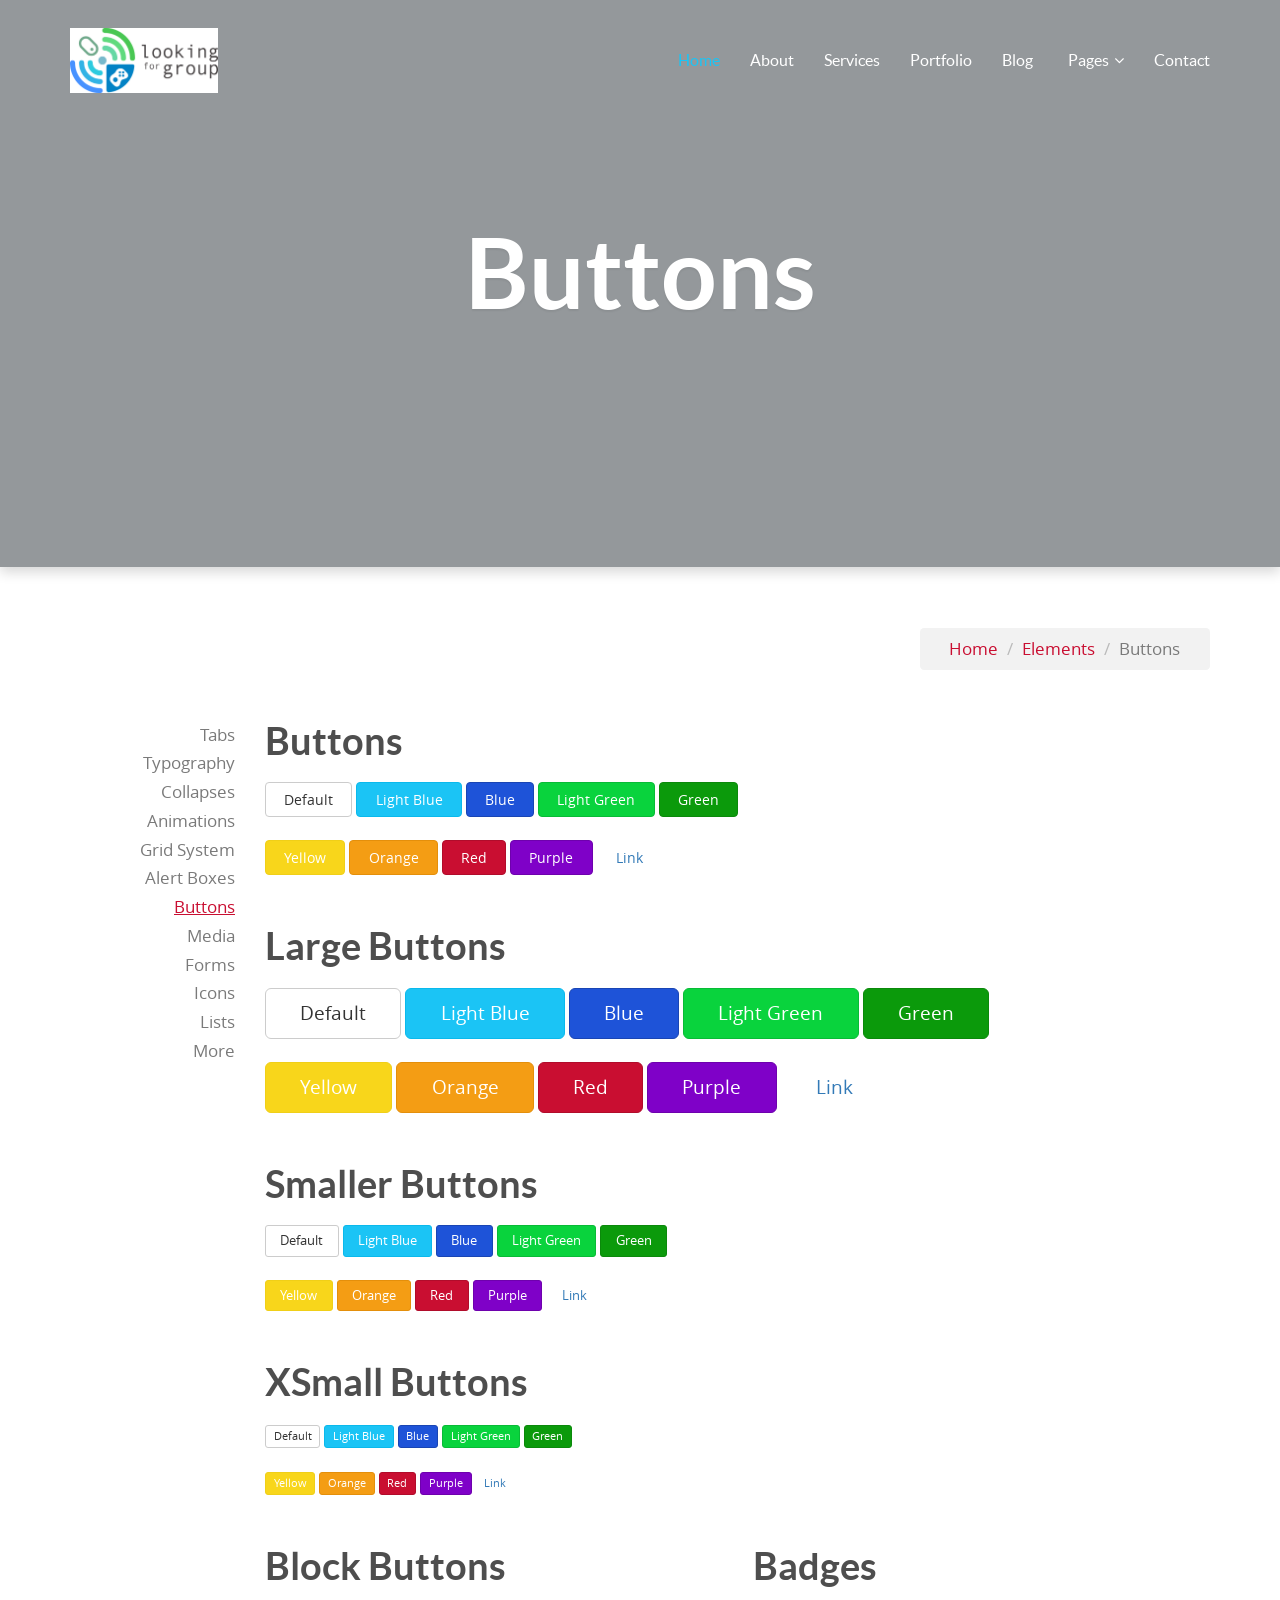
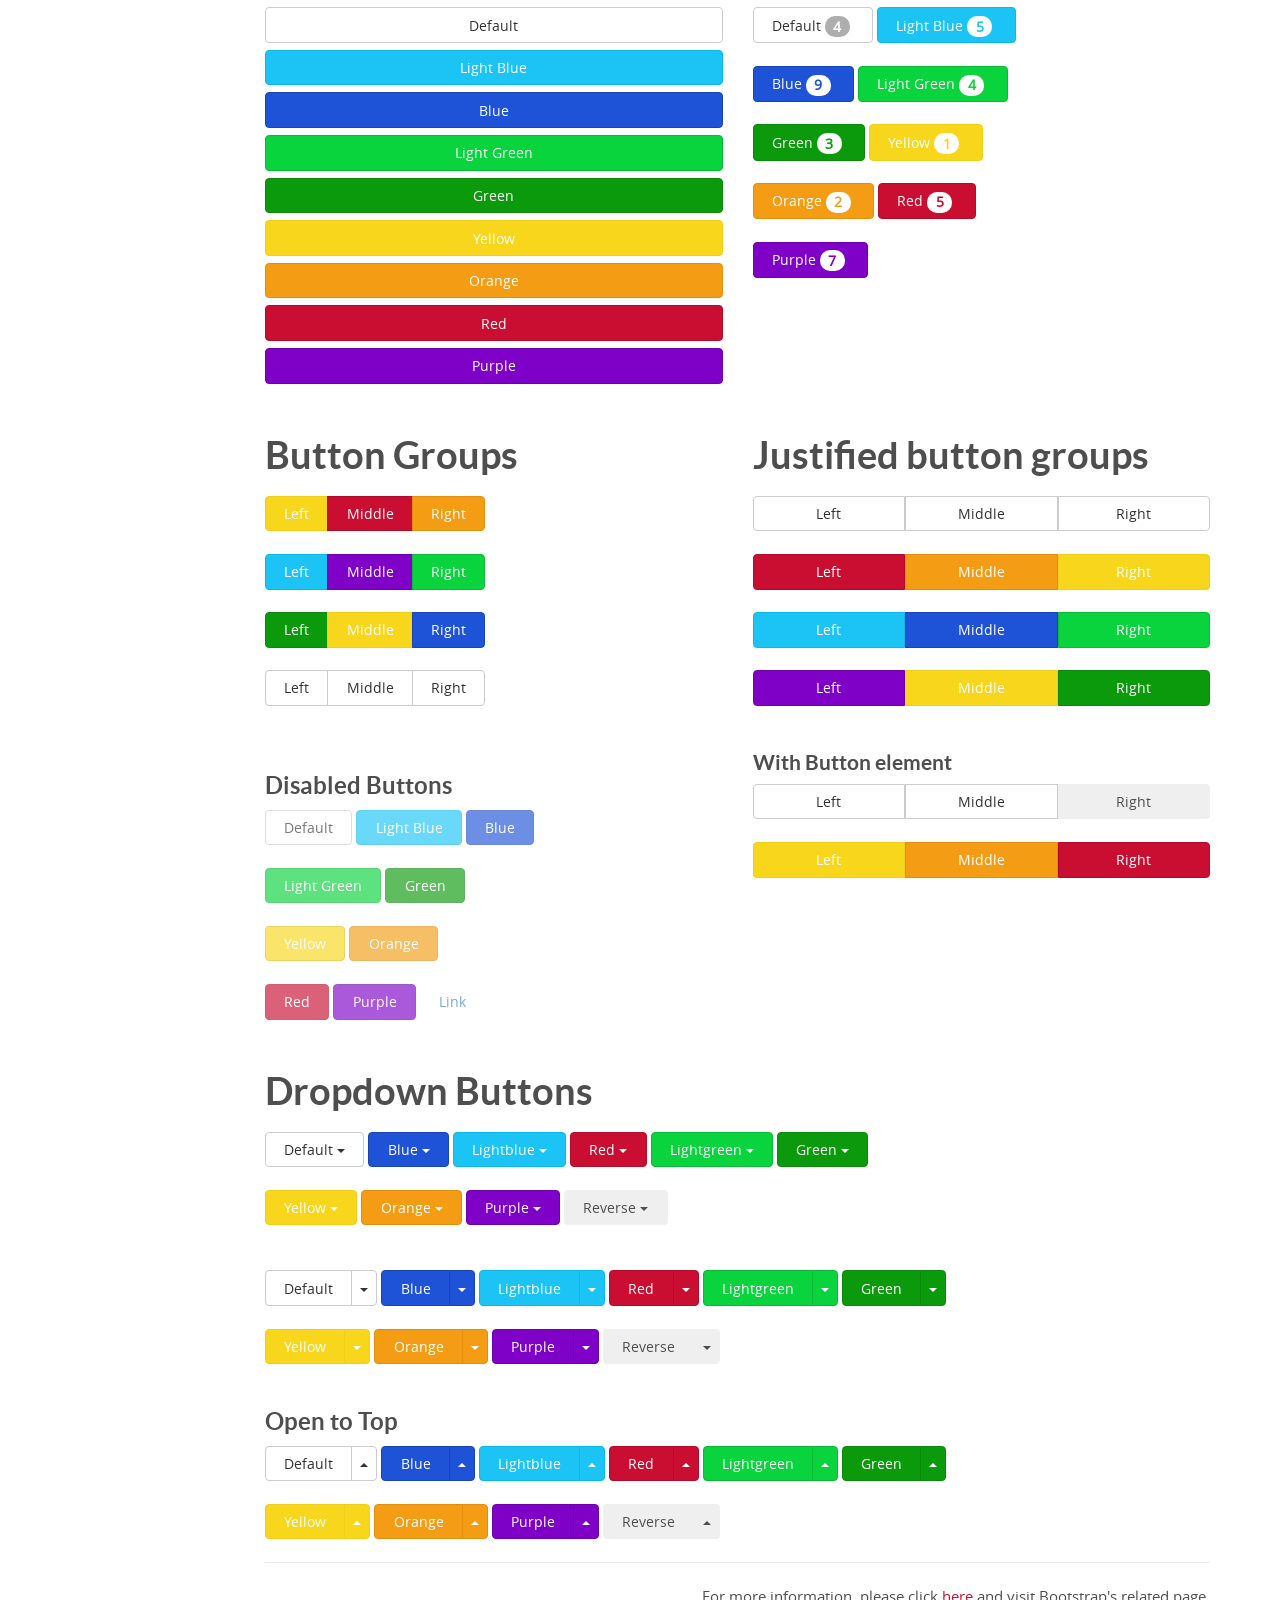
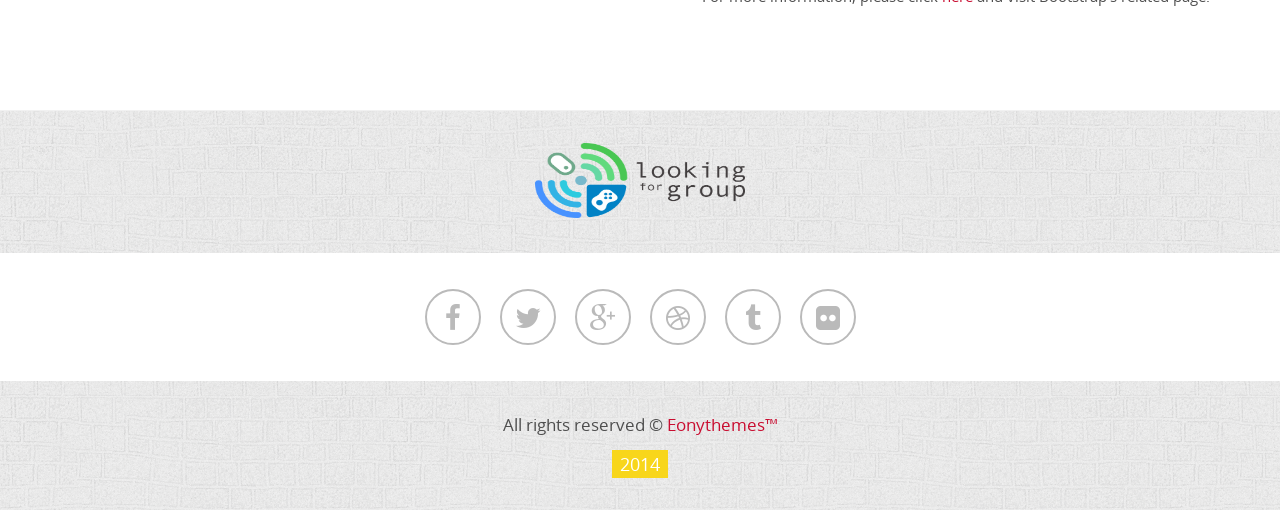
<file: elements/buttons.html>
<!DOCTYPE html>
<!--[if IE 8]> <html class="ie8"> <![endif]-->
<!--[if IE 9]> <html class="ie9"> <![endif]-->
<!--[if !IE]><!--><html lang="en"> <!--<![endif]-->
    <head>
        <meta charset="utf-8">
        <title>Geass - Creative Onepage Html5 Template</title>
        <meta name="description" content="Geass is premium and creative multipurpose onepage template">
        <meta name="author" content="Eon">

        <!--[if IE]> <meta http-equiv="X-UA-Compatible" content="IE=edge"> <![endif]-->
        <meta name="viewport" content="width=device-width, initial-scale=1.0">

        <link rel="stylesheet" href="../css/fonts.css">
        <link rel="stylesheet" href="../css/bootstrap.min.css">
        <link rel="stylesheet" href="../css/font-awesome.min.css">
        <link rel="stylesheet" href="../css/animate.css">
        <link rel="stylesheet" href="../css/style.css">
        <link rel="stylesheet" href="../css/responsive.css">

        <!-- Favicon and Apple Icons -->
        <link rel="shortcut icon" href="../images/favicon.png">
        <link rel="apple-touch-icon" sizes="57x57" href="../images/faviconx57.png">
        <link rel="apple-touch-icon" sizes="72x72" href="../images/faviconx72.png">

        <!--- jQuery -->
        <script src="../js/jquery-1.11.1.min.js"></script>

        <!-- Queryloader -->
        <script src="../js/queryloader2.min.js"></script>

        <!-- Modernizr -->
        <script src="../js/modernizr.js"></script>

    </head>
    <body>
        <div class="geass-loader-overlay left"></div><!-- End .geass-loader-overlay left -->
        <div class="geass-loader-overlay right"></div><!-- End .geass-loader-overlay right -->
        <!-- Header / Menu Section -->
        <header id="header" class="transparent">
            <nav class="navbar navbar-default navbar-transparent" role="navigation">
                <div class="container">
                    <!-- Brand and toggle get grouped for better mobile display -->
                    <div class="navbar-header">
                        <button type="button" class="navbar-toggle" data-toggle="collapse" data-target="#main-menu">
                            <span class="sr-only">Toggle navigation</span>
                            <span class="icon-bar"></span>
                            <span class="icon-bar"></span>
                            <span class="icon-bar"></span>
                        </button>
                        <a class="navbar-brand navbar-brand-img" href="../index.html"><img src="../images/logo-white.png" class="img-responsive logo-white" alt="logo"><img src="../images/logo.png" class="img-responsive logo-fixed" alt="logo"></a>
                    </div>

                    <!-- Collect the nav links, forms, and other content for toggling -->
                    <div class="collapse navbar-collapse navbar-right" id="main-menu">
                        <ul class="nav navbar-nav">
                            <li class="active"><a href="../index.html#home">Home</a></li>
                            <li><a href="../index.html#aboutus">About</a></li>
                            <li><a href="../index.html#services">Services</a></li>
                            <li><a href="../index.html#portfolio">Portfolio</a></li>
                            <li><a href="../index.html#blog">Blog</a></li>
                            <li class="dropdown">
                                <a href="#pages" class="dropdown-toggle" data-toggle="dropdown"><span class="sm-separator">Pages</span><i class="fa fa-angle-down"></i></a>
                                <ul class="dropdown-menu">
                                    <li><a href="../blog.html">Blog Page</a></li>
                                    <li><a href="../blog-timeline.html">Blog Timeline</a></li>
                                    <li><a href="../single.html">Blog Post Page</a></li>
                                    <li><a href="../single-portfolio.html">Portfolio Post</a></li>
                                    <li><a href="elements.html">Elements Page</a></li>
                                    <li><a href="../pricing.html">Pricing Tables</a></li>
                                    <li><a href="../404.html">404 Page</a></li>
                                </ul>
                            </li>
                            <li><a href="index.html#contactus">Contact</a></li>
                        </ul>
                    </div><!-- /.navbar-collapse -->
                </div><!-- /.container-fluid -->
            </nav>
        </header>
        <div class="page-header background11 parallax" data-stellar-background-ratio="0.4">
            <div class="container">
                <div class="row">
                    <div class="col-md-12 page-header-wrapper">
                        <h1 class="page-title">Buttons</h1>
                    </div><!-- End .col-md-12 -->
                </div><!-- End .row -->
            </div><!-- End .container -->
        </div>

        <div class="md-margin2x"></div><!-- space -->

        <section id="content">
            <div class="container">
                <div class="row">
                    <div class="col-md-12">
                        <div class="breadcrumb-container clearfix">
                            <ol class="breadcrumb pull-right">
                                <li><a href="index.html" title="Go to Homepage">Home</a></li>
                                <li><a href="#" title="Elements">Elements</a></li>
                                <li class="active">Buttons</li>
                            </ol>
                        </div><!-- End .breadcrumb-container -->

                        <div class="xlg-margin"></div><!-- space -->
                    
                        <div class="row">
                            <div class="col-md-2 col-sm-3 col-xs-12 sidebar-menu-container">
                                <ul class="sidebar-menu">
                                    <li><a href="tabs.html">Tabs</a></li>
                                    
                                    <li><a href="typography.html">Typography</a></li>
                                    <li><a href="collapses.html">collapses</a></li>
                                    <li><a href="animations.html">animations</a></li>
                                    <li><a href="grids.html">Grid System</a></li>
                                    <li><a href="alerts.html">Alert Boxes</a></li>
                                    <li class="active"><a href="buttons.html">Buttons</a></li>
                                    <li><a href="medias.html">Media</a></li>
                                    <li><a href="forms.html">Forms</a></li>
                                    <li><a href="icons.html">Icons</a></li>
                                    <li><a href="lists.html">Lists</a></li>
                                    <li><a href="more.html">More</a></li>
                                </ul>
                            </div><!-- End .col-md-2 -->

                            <div class="col-md-10 col-sm-9 col-xs-12">
                                <div class="row">
                                    <div class="col-md-12 col-sm-12 col-xs-12">
                                        <h3>Buttons</h3>
                                        
                                        <button type="button" class="btn btn-default">Default</button>

                                        <button type="button" class="btn btn-lightblue">Light Blue</button>

                                        <button type="button" class="btn btn-blue">Blue</button>

                                        <button type="button" class="btn btn-lightgreen">Light Green</button>

                                        <button type="button" class="btn btn-green">Green</button>

                                        <br><br>

                                        <button type="button" class="btn btn-yellow">Yellow</button>

                                        <button type="button" class="btn btn-orange">Orange</button>

                                        <button type="button" class="btn btn-red">Red</button>

                                        <button type="button" class="btn btn-purple">Purple</button>

                                        <button type="button" class="btn btn-link">Link</button>
                                    </div><!-- End .col-md-12 -->
                                </div><!-- End .row -->

                                <div class="xlg-margin"></div><!-- space -->

                                <div class="row">
                                    <div class="col-md-12 col-sm-12 col-xs-12">
                                        <h3>Large Buttons</h3>
                                        
                                        <button type="button" class="btn btn-default btn-lg">Default</button>

                                        <button type="button" class="btn btn-lightblue btn-lg">Light Blue</button>

                                        <button type="button" class="btn btn-blue btn-lg">Blue</button>

                                        <button type="button" class="btn btn-lightgreen btn-lg">Light Green</button>

                                        <button type="button" class="btn btn-green btn-lg">Green</button>

                                        <br><br>

                                        <button type="button" class="btn btn-yellow btn-lg">Yellow</button>

                                        <button type="button" class="btn btn-orange btn-lg">Orange</button>

                                        <button type="button" class="btn btn-red btn-lg">Red</button>

                                        <button type="button" class="btn btn-purple btn-lg">Purple</button>
                                        
                                        <button type="button" class="btn btn-link btn-lg">Link</button>
                                    </div><!-- End .col-md-12 -->
                                </div><!-- End .row -->

                                <div class="xlg-margin"></div><!-- space -->

                                <div class="row">
                                    <div class="col-md-12 col-sm-12 col-xs-12">
                                        <h3>Smaller Buttons</h3>
                                        
                                        <button type="button" class="btn btn-default btn-sm">Default</button>

                                        <button type="button" class="btn btn-lightblue btn-sm">Light Blue</button>

                                        <button type="button" class="btn btn-blue btn-sm">Blue</button>

                                        <button type="button" class="btn btn-lightgreen btn-sm">Light Green</button>

                                        <button type="button" class="btn btn-green btn-sm">Green</button>
                                        <br><br>                                           
                                        <button type="button" class="btn btn-yellow btn-sm">Yellow</button>

                                        <button type="button" class="btn btn-orange btn-sm">Orange</button>

                                        <button type="button" class="btn btn-red btn-sm">Red</button>

                                        <button type="button" class="btn btn-purple btn-sm">Purple</button>
                                        
                                        <button type="button" class="btn btn-link btn-sm">Link</button>
                                    </div><!-- End .col-md-12 -->
                                </div><!-- End .row -->

                                <div class="xlg-margin"></div><!-- space -->

                                <div class="row">
                                    <div class="col-md-12 col-sm-12 col-xs-12">
                                        <h3>XSmall Buttons</h3>
                                        
                                        <button type="button" class="btn btn-default btn-xs">Default</button>

                                        <button type="button" class="btn btn-lightblue btn-xs">Light Blue</button>

                                        <button type="button" class="btn btn-blue btn-xs">Blue</button>

                                        <button type="button" class="btn btn-lightgreen btn-xs">Light Green</button>

                                        <button type="button" class="btn btn-green btn-xs">Green</button>
                                        <br><br>                                           
                                        <button type="button" class="btn btn-yellow btn-xs">Yellow</button>

                                        <button type="button" class="btn btn-orange btn-xs">Orange</button>

                                        <button type="button" class="btn btn-red btn-xs">Red</button>

                                        <button type="button" class="btn btn-purple btn-xs">Purple</button>
                                        
                                        <button type="button" class="btn btn-link btn-xs">Link</button>
                                    </div><!-- End .col-md-12 -->
                                </div><!-- End .row -->

                                <div class="xlg-margin"></div><!-- space -->

                                <div class="row">
                                    <div class="col-md-6 col-sm-6 col-xs-12">
                                        <h3>Block Buttons</h3>
                                        
                                        <button type="button" class="btn btn-default btn-block">Default</button>

                                        <button type="button" class="btn btn-lightblue btn-block">Light Blue</button>

                                        <button type="button" class="btn btn-blue btn-block">Blue</button>

                                        <button type="button" class="btn btn-lightgreen btn-block">Light Green</button>

                                        <button type="button" class="btn btn-green btn-block">Green</button>                                        
                                        <button type="button" class="btn btn-yellow btn-block">Yellow</button>

                                        <button type="button" class="btn btn-orange btn-block">Orange</button>

                                        <button type="button" class="btn btn-red btn-block">Red</button>

                                        <button type="button" class="btn btn-purple btn-block">Purple</button>
                                    </div><!-- End .col-md-6 -->

                                    <div class="col-md-6 col-sm-6 col-xs-12">
                                        <h3>Badges</h3>
                                        <button type="button" class="btn btn-default">Default<span class="badge">4</span></button>

                                        <button type="button" class="btn btn-lightblue">Light Blue<span class="badge">5</span></button>

                                        <br><br>

                                        <button type="button" class="btn btn-blue">Blue<span class="badge">9</span></button>

                                        <button type="button" class="btn btn-lightgreen">Light Green<span class="badge">4</span></button>

                                        <br><br>

                                        <button type="button" class="btn btn-green">Green<span class="badge">3</span></button>                                        
                                        <button type="button" class="btn btn-yellow">Yellow<span class="badge">1</span></button>

                                        <br><br>

                                        <button type="button" class="btn btn-orange">Orange<span class="badge">2</span></button>

                                        <button type="button" class="btn btn-red">Red<span class="badge">5</span></button>

                                        <br><br>

                                        <button type="button" class="btn btn-purple">Purple<span class="badge">7</span></button>
                                    </div><!-- End .col-md-6 -->
                                </div><!-- End .row -->


                                <div class="xlg-margin"></div><!-- space -->

                                <div class="row">
                                    <div class="col-md-6 col-sm-6 col-xs-12">
                                        <h3>Button Groups</h3>
                                        
                                        <div class="btn-group">
                                            <button type="button" class="btn btn-yellow">Left</button>
                                            <button type="button" class="btn btn-red">Middle</button>
                                            <button type="button" class="btn btn-orange">Right</button>
                                        </div><!-- End .btn-group -->

                                        <br><br>

                                        <div class="btn-group">
                                            <button type="button" class="btn btn-lightblue">Left</button>
                                            <button type="button" class="btn btn-purple">Middle</button>
                                            <button type="button" class="btn btn-lightgreen">Right</button>
                                        </div><!-- End .btn-group -->

                                        <br><br>

                                        <div class="btn-group">
                                            <button type="button" class="btn btn-green">Left</button>
                                            <button type="button" class="btn btn-yellow">Middle</button>
                                            <button type="button" class="btn btn-blue">Right</button>
                                        </div><!-- End .btn-group -->

                                        <br><br>

                                        <div class="btn-group">
                                            <button type="button" class="btn btn-default">Left</button>
                                            <button type="button" class="btn btn-default">Middle</button>
                                            <button type="button" class="btn btn-default">Right</button>
                                        </div><!-- End .btn-group -->

                                        <br><br><br><br>

                                        <h5>Disabled Buttons</h5>

                                        <button type="button" class="btn btn-default" disabled="disabled">Default</button>

                                        <button type="button" class="btn btn-lightblue" disabled="disabled">Light Blue</button>

                                        <button type="button" class="btn btn-blue" disabled="disabled">Blue</button>

                                        <br><br>

                                        <button type="button" class="btn btn-lightgreen" disabled="disabled">Light Green</button>

                                        <button type="button" class="btn btn-green" disabled="disabled">Green</button>
                                        <br><br>                                           
                                        <button type="button" class="btn btn-yellow" disabled="disabled">Yellow</button>

                                        <button type="button" class="btn btn-orange" disabled="disabled">Orange</button>

                                        <br><br>
                                        <button type="button" class="btn btn-red" disabled="disabled">Red</button>

                                        <button type="button" class="btn btn-purple" disabled="disabled">Purple</button>
                                        
                                        <button type="button" class="btn btn-link" disabled="disabled">Link</button>

                                    </div><!-- End .col-md-6 -->

                                    <div class="col-md-6 col-sm-6 col-xs-12">
                                        <h3>Justified button groups</h3>
                                        <div class="btn-group btn-group-justified">
                                          <a class="btn btn-default" role="button">Left</a>
                                          <a class="btn btn-default" role="button">Middle</a>
                                          <a class="btn btn-default" role="button">Right</a>
                                        </div><!-- End .btn-group -->

                                        <br>

                                        <div class="btn-group btn-group-justified">
                                          <a class="btn btn-red" role="button">Left</a>
                                          <a class="btn btn-orange" role="button">Middle</a>
                                          <a class="btn btn-yellow" role="button">Right</a>
                                        </div><!-- End .btn-group -->

                                        <br>

                                        <div class="btn-group btn-group-justified">
                                          <a class="btn btn-lightblue" role="button">Left</a>
                                          <a class="btn btn-blue" role="button">Middle</a>
                                          <a class="btn btn-lightgreen" role="button">Right</a>
                                        </div><!-- End .btn-group -->

                                        <br>

                                        <div class="btn-group btn-group-justified">
                                          <a class="btn btn-purple" role="button">Left</a>
                                          <a class="btn btn-yellow" role="button">Middle</a>
                                          <a class="btn btn-green" role="button">Right</a>
                                        </div><!-- End .btn-group -->

                                        <br><br>

                                        <h6>With Button element</h6>
                                        <div class="btn-group btn-group-justified">
                                          <div class="btn-group">
                                            <button type="button" class="btn btn-default">Left</button>
                                          </div><!-- End .btn-group -->
                                          <div class="btn-group">
                                            <button type="button" class="btn btn-default">Middle</button>
                                          </div><!-- End .btn-group -->
                                          <div class="btn-group">
                                            <button type="button" class="btn btn-reverse">Right</button>
                                          </div><!-- End .btn-group -->
                                        </div><!-- End .btn-group -->

                                        <br>

                                        <div class="btn-group btn-group-justified">
                                          <div class="btn-group">
                                            <button type="button" class="btn btn-yellow">Left</button>
                                          </div><!-- End .btn-group -->
                                          <div class="btn-group">
                                            <button type="button" class="btn btn-orange">Middle</button>
                                          </div><!-- End .btn-group -->
                                          <div class="btn-group">
                                            <button type="button" class="btn btn-red">Right</button>
                                          </div><!-- End .btn-group -->
                                        </div><!-- End .btn-group -->


                                    </div><!-- End .col-md-6 -->
                                </div><!-- End .row -->

                                <div class="xlg-margin"></div><!-- space -->

                                <div class="row">
                                    <div class="col-md-12 col-sm-12 col-xs-12">
                                        <h3>Dropdown Buttons</h3>
                                        
                                        <div class="btn-group">
                                            <button type="button" class="btn btn-default dropdown-toggle" data-toggle="dropdown">Default <span class="caret"></span></button>

                                            <ul class="dropdown-menu pull-right" role="menu">
                                            <li><a href="#">Action</a></li>
                                            <li class="disabled"><a href="#">Another action</a></li>
                                            <li><a href="#">Something else here</a></li>
                                            <li class="divider"></li>
                                            <li><a href="#">Separated link</a></li>
                                            </ul>
                                        </div><!-- End. btn-group -->

                                        <div class="btn-group">
                                            <button type="button" class="btn btn-blue dropdown-toggle" data-toggle="dropdown">Blue <span class="caret"></span></button>

                                            <ul class="dropdown-menu" role="menu">
                                            <li><a href="#">Action</a></li>
                                            <li><a href="#">Another action</a></li>
                                            <li><a href="#">Something else here</a></li>
                                            <li class="divider"></li>
                                            <li><a href="#">Separated link</a></li>
                                            </ul>
                                        </div><!-- End. btn-group -->


                                        <div class="btn-group">
                                            <button type="button" class="btn btn-lightblue dropdown-toggle" data-toggle="dropdown">Lightblue <span class="caret"></span></button>

                                            <ul class="dropdown-menu" role="menu">
                                            <li><a href="#">Action</a></li>
                                            <li><a href="#">Another action</a></li>
                                            <li><a href="#">Something else here</a></li>
                                            <li class="divider"></li>
                                            <li><a href="#">Separated link</a></li>
                                            </ul>
                                        </div><!-- End. btn-group -->


                                        <div class="btn-group">
                                            <button type="button" class="btn btn-red dropdown-toggle" data-toggle="dropdown">Red <span class="caret"></span></button>

                                            <ul class="dropdown-menu" role="menu">
                                            <li><a href="#">Action</a></li>
                                            <li><a href="#">Another action</a></li>
                                            <li><a href="#">Something else here</a></li>
                                            <li class="divider"></li>
                                            <li><a href="#">Separated link</a></li>
                                            </ul>
                                        </div><!-- End. btn-group -->

                                        <div class="btn-group">
                                            <button type="button" class="btn btn-lightgreen dropdown-toggle" data-toggle="dropdown">Lightgreen <span class="caret"></span></button>

                                            <ul class="dropdown-menu" role="menu">
                                            <li><a href="#">Action</a></li>
                                            <li><a href="#">Another action</a></li>
                                            <li><a href="#">Something else here</a></li>
                                            <li class="divider"></li>
                                            <li><a href="#">Separated link</a></li>
                                            </ul>
                                        </div><!-- End. btn-group -->

                                        <div class="btn-group">
                                            <button type="button" class="btn btn-green dropdown-toggle" data-toggle="dropdown">Green <span class="caret"></span></button>

                                            <ul class="dropdown-menu" role="menu">
                                            <li><a href="#">Action</a></li>
                                            <li><a href="#">Another action</a></li>
                                            <li><a href="#">Something else here</a></li>
                                            <li class="divider"></li>
                                            <li><a href="#">Separated link</a></li>
                                            </ul>
                                        </div><!-- End. btn-group -->

                                        <br><br>

                                        <div class="btn-group">
                                            <button type="button" class="btn btn-yellow dropdown-toggle" data-toggle="dropdown">Yellow <span class="caret"></span></button>

                                            <ul class="dropdown-menu" role="menu">
                                            <li><a href="#">Action</a></li>
                                            <li><a href="#">Another action</a></li>
                                            <li><a href="#">Something else here</a></li>
                                            <li class="divider"></li>
                                            <li><a href="#">Separated link</a></li>
                                            </ul>
                                        </div><!-- End. btn-group -->

                                        <div class="btn-group">
                                            <button type="button" class="btn btn-orange dropdown-toggle" data-toggle="dropdown">Orange <span class="caret"></span></button>

                                            <ul class="dropdown-menu" role="menu">
                                            <li><a href="#">Action</a></li>
                                            <li><a href="#">Another action</a></li>
                                            <li><a href="#">Something else here</a></li>
                                            <li class="divider"></li>
                                            <li><a href="#">Separated link</a></li>
                                            </ul>
                                        </div><!-- End. btn-group -->

                                        <div class="btn-group">
                                            <button type="button" class="btn btn-purple dropdown-toggle" data-toggle="dropdown">Purple <span class="caret"></span></button>

                                            <ul class="dropdown-menu" role="menu">
                                            <li><a href="#">Action</a></li>
                                            <li><a href="#">Another action</a></li>
                                            <li><a href="#">Something else here</a></li>
                                            <li class="divider"></li>
                                            <li><a href="#">Separated link</a></li>
                                            </ul>
                                        </div><!-- End. btn-group -->

                                        <div class="btn-group">
                                            <button type="button" class="btn btn-reverse dropdown-toggle" data-toggle="dropdown">Reverse <span class="caret"></span></button>

                                            <ul class="dropdown-menu" role="menu">
                                            <li><a href="#">Action</a></li>
                                            <li><a href="#">Another action</a></li>
                                            <li><a href="#">Something else here</a></li>
                                            <li class="divider"></li>
                                            <li><a href="#">Separated link</a></li>
                                            </ul>
                                        </div><!-- End. btn-group -->

                                        <br><br><br>

                                        <div class="btn-group">
                                            <button type="button" class="btn btn-default">Default</button>
                                            <button type="button" class="btn btn-default dropdown-toggle" data-toggle="dropdown">
                                            <span class="caret"></span>
                                            <span class="sr-only">Toggle Dropdown</span>
                                            </button>
                                            <ul class="dropdown-menu" role="menu">
                                            <li><a href="#">Action</a></li>
                                            <li><a href="#">Another action</a></li>
                                            <li><a href="#">Something else here</a></li>
                                            <li class="divider"></li>
                                            <li><a href="#">Separated link</a></li>
                                            </ul>
                                        </div><!-- End. btn-group -->

                                        <div class="btn-group">
                                            <button type="button" class="btn btn-blue">Blue</button>
                                            <button type="button" class="btn btn-blue dropdown-toggle" data-toggle="dropdown">
                                            <span class="caret"></span>
                                            <span class="sr-only">Toggle Dropdown</span>
                                            </button>
                                            <ul class="dropdown-menu" role="menu">
                                            <li><a href="#">Action</a></li>
                                            <li><a href="#">Another action</a></li>
                                            <li><a href="#">Something else here</a></li>
                                            <li class="divider"></li>
                                            <li><a href="#">Separated link</a></li>
                                            </ul>
                                        </div><!-- End. btn-group -->

                                        <div class="btn-group">
                                            <button type="button" class="btn btn-lightblue">Lightblue</button>
                                            <button type="button" class="btn btn-lightblue dropdown-toggle" data-toggle="dropdown">
                                            <span class="caret"></span>
                                            <span class="sr-only">Toggle Dropdown</span>
                                            </button>
                                            <ul class="dropdown-menu" role="menu">
                                            <li><a href="#">Action</a></li>
                                            <li><a href="#">Another action</a></li>
                                            <li><a href="#">Something else here</a></li>
                                            <li class="divider"></li>
                                            <li><a href="#">Separated link</a></li>
                                            </ul>
                                        </div><!-- End. btn-group -->

                                        <div class="btn-group">
                                            <button type="button" class="btn btn-red">Red</button>
                                            <button type="button" class="btn btn-red dropdown-toggle" data-toggle="dropdown">
                                            <span class="caret"></span>
                                            <span class="sr-only">Toggle Dropdown</span>
                                            </button>
                                            <ul class="dropdown-menu" role="menu">
                                            <li><a href="#">Action</a></li>
                                            <li><a href="#">Another action</a></li>
                                            <li><a href="#">Something else here</a></li>
                                            <li class="divider"></li>
                                            <li><a href="#">Separated link</a></li>
                                            </ul>
                                        </div><!-- End. btn-group -->

                                        <div class="btn-group">
                                            <button type="button" class="btn btn-lightgreen">Lightgreen</button>
                                            <button type="button" class="btn btn-lightgreen dropdown-toggle" data-toggle="dropdown">
                                            <span class="caret"></span>
                                            <span class="sr-only">Toggle Dropdown</span>
                                            </button>
                                            <ul class="dropdown-menu" role="menu">
                                            <li><a href="#">Action</a></li>
                                            <li><a href="#">Another action</a></li>
                                            <li><a href="#">Something else here</a></li>
                                            <li class="divider"></li>
                                            <li><a href="#">Separated link</a></li>
                                            </ul>
                                        </div><!-- End. btn-group -->

                                        <div class="btn-group">
                                            <button type="button" class="btn btn-green">Green</button>
                                            <button type="button" class="btn btn-green dropdown-toggle" data-toggle="dropdown">
                                            <span class="caret"></span>
                                            <span class="sr-only">Toggle Dropdown</span>
                                            </button>
                                            <ul class="dropdown-menu" role="menu">
                                            <li><a href="#">Action</a></li>
                                            <li><a href="#">Another action</a></li>
                                            <li><a href="#">Something else here</a></li>
                                            <li class="divider"></li>
                                            <li><a href="#">Separated link</a></li>
                                            </ul>
                                        </div><!-- End. btn-group -->

                                        <br><br>

                                        <div class="btn-group">
                                            <button type="button" class="btn btn-yellow">Yellow</button>
                                            <button type="button" class="btn btn-yellow dropdown-toggle" data-toggle="dropdown">
                                            <span class="caret"></span>
                                            <span class="sr-only">Toggle Dropdown</span>
                                            </button>
                                            <ul class="dropdown-menu" role="menu">
                                            <li><a href="#">Action</a></li>
                                            <li><a href="#">Another action</a></li>
                                            <li><a href="#">Something else here</a></li>
                                            <li class="divider"></li>
                                            <li><a href="#">Separated link</a></li>
                                            </ul>
                                        </div><!-- End. btn-group -->

                                        <div class="btn-group">
                                            <button type="button" class="btn btn-orange">Orange</button>
                                            <button type="button" class="btn btn-orange dropdown-toggle" data-toggle="dropdown">
                                            <span class="caret"></span>
                                            <span class="sr-only">Toggle Dropdown</span>
                                            </button>
                                            <ul class="dropdown-menu" role="menu">
                                            <li><a href="#">Action</a></li>
                                            <li><a href="#">Another action</a></li>
                                            <li><a href="#">Something else here</a></li>
                                            <li class="divider"></li>
                                            <li><a href="#">Separated link</a></li>
                                            </ul>
                                        </div><!-- End. btn-group -->

                                        <div class="btn-group">
                                            <button type="button" class="btn btn-purple">Purple</button>
                                            <button type="button" class="btn btn-purple dropdown-toggle" data-toggle="dropdown">
                                            <span class="caret"></span>
                                            <span class="sr-only">Toggle Dropdown</span>
                                            </button>
                                            <ul class="dropdown-menu" role="menu">
                                            <li><a href="#">Action</a></li>
                                            <li><a href="#">Another action</a></li>
                                            <li><a href="#">Something else here</a></li>
                                            <li class="divider"></li>
                                            <li><a href="#">Separated link</a></li>
                                            </ul>
                                        </div><!-- End. btn-group -->

                                        <div class="btn-group">
                                            <button type="button" class="btn btn-reverse">Reverse</button>
                                            <button type="button" class="btn btn-reverse dropdown-toggle" data-toggle="dropdown">
                                            <span class="caret"></span>
                                            <span class="sr-only">Toggle Dropdown</span>
                                            </button>
                                            <ul class="dropdown-menu" role="menu">
                                            <li><a href="#">Action</a></li>
                                            <li><a href="#">Another action</a></li>
                                            <li><a href="#">Something else here</a></li>
                                            <li class="divider"></li>
                                            <li><a href="#">Separated link</a></li>
                                            </ul>
                                        </div><!-- End. btn-group -->

                                        <br><br><br>
                                        <h5>Open to Top</h5>

                                        <div class="btn-group dropup">
                                            <button type="button" class="btn btn-default">Default</button>
                                            <button type="button" class="btn btn-default dropdown-toggle" data-toggle="dropdown">
                                            <span class="caret"></span>
                                            <span class="sr-only">Toggle Dropdown</span>
                                            </button>
                                            <ul class="dropdown-menu" role="menu">
                                            <li><a href="#">Action</a></li>
                                            <li><a href="#">Another action</a></li>
                                            <li><a href="#">Something else here</a></li>
                                            <li class="divider"></li>
                                            <li><a href="#">Separated link</a></li>
                                            </ul>
                                        </div><!-- End. btn-group -->

                                        <div class="btn-group dropup">
                                            <button type="button" class="btn btn-blue">Blue</button>
                                            <button type="button" class="btn btn-blue dropdown-toggle" data-toggle="dropdown">
                                            <span class="caret"></span>
                                            <span class="sr-only">Toggle Dropdown</span>
                                            </button>
                                            <ul class="dropdown-menu" role="menu">
                                            <li><a href="#">Action</a></li>
                                            <li><a href="#">Another action</a></li>
                                            <li><a href="#">Something else here</a></li>
                                            <li class="divider"></li>
                                            <li><a href="#">Separated link</a></li>
                                            </ul>
                                        </div><!-- End. btn-group -->

                                        <div class="btn-group dropup">
                                            <button type="button" class="btn btn-lightblue">Lightblue</button>
                                            <button type="button" class="btn btn-lightblue dropdown-toggle" data-toggle="dropdown">
                                            <span class="caret"></span>
                                            <span class="sr-only">Toggle Dropdown</span>
                                            </button>
                                            <ul class="dropdown-menu" role="menu">
                                            <li><a href="#">Action</a></li>
                                            <li><a href="#">Another action</a></li>
                                            <li><a href="#">Something else here</a></li>
                                            <li class="divider"></li>
                                            <li><a href="#">Separated link</a></li>
                                            </ul>
                                        </div><!-- End. btn-group -->

                                        <div class="btn-group dropup">
                                            <button type="button" class="btn btn-red">Red</button>
                                            <button type="button" class="btn btn-red dropdown-toggle" data-toggle="dropdown">
                                            <span class="caret"></span>
                                            <span class="sr-only">Toggle Dropdown</span>
                                            </button>
                                            <ul class="dropdown-menu" role="menu">
                                            <li><a href="#">Action</a></li>
                                            <li><a href="#">Another action</a></li>
                                            <li><a href="#">Something else here</a></li>
                                            <li class="divider"></li>
                                            <li><a href="#">Separated link</a></li>
                                            </ul>
                                        </div><!-- End. btn-group -->

                                        <div class="btn-group dropup">
                                            <button type="button" class="btn btn-lightgreen">Lightgreen</button>
                                            <button type="button" class="btn btn-lightgreen dropdown-toggle" data-toggle="dropdown">
                                            <span class="caret"></span>
                                            <span class="sr-only">Toggle Dropdown</span>
                                            </button>
                                            <ul class="dropdown-menu" role="menu">
                                            <li><a href="#">Action</a></li>
                                            <li><a href="#">Another action</a></li>
                                            <li><a href="#">Something else here</a></li>
                                            <li class="divider"></li>
                                            <li><a href="#">Separated link</a></li>
                                            </ul>
                                        </div><!-- End. btn-group -->

                                        <div class="btn-group dropup">
                                            <button type="button" class="btn btn-green">Green</button>
                                            <button type="button" class="btn btn-green dropdown-toggle" data-toggle="dropdown">
                                            <span class="caret"></span>
                                            <span class="sr-only">Toggle Dropdown</span>
                                            </button>
                                            <ul class="dropdown-menu" role="menu">
                                            <li><a href="#">Action</a></li>
                                            <li><a href="#">Another action</a></li>
                                            <li><a href="#">Something else here</a></li>
                                            <li class="divider"></li>
                                            <li><a href="#">Separated link</a></li>
                                            </ul>
                                        </div><!-- End. btn-group -->

                                        <br><br>

                                        <div class="btn-group dropup">
                                            <button type="button" class="btn btn-yellow">Yellow</button>
                                            <button type="button" class="btn btn-yellow dropdown-toggle" data-toggle="dropdown">
                                            <span class="caret"></span>
                                            <span class="sr-only">Toggle Dropdown</span>
                                            </button>
                                            <ul class="dropdown-menu" role="menu">
                                            <li><a href="#">Action</a></li>
                                            <li><a href="#">Another action</a></li>
                                            <li><a href="#">Something else here</a></li>
                                            <li class="divider"></li>
                                            <li><a href="#">Separated link</a></li>
                                            </ul>
                                        </div><!-- End. btn-group -->

                                        <div class="btn-group dropup">
                                            <button type="button" class="btn btn-orange">Orange</button>
                                            <button type="button" class="btn btn-orange dropdown-toggle" data-toggle="dropdown">
                                            <span class="caret"></span>
                                            <span class="sr-only">Toggle Dropdown</span>
                                            </button>
                                            <ul class="dropdown-menu" role="menu">
                                            <li><a href="#">Action</a></li>
                                            <li><a href="#">Another action</a></li>
                                            <li><a href="#">Something else here</a></li>
                                            <li class="divider"></li>
                                            <li><a href="#">Separated link</a></li>
                                            </ul>
                                        </div><!-- End. btn-group -->

                                        <div class="btn-group dropup">
                                            <button type="button" class="btn btn-purple">Purple</button>
                                            <button type="button" class="btn btn-purple dropdown-toggle" data-toggle="dropdown">
                                            <span class="caret"></span>
                                            <span class="sr-only">Toggle Dropdown</span>
                                            </button>
                                            <ul class="dropdown-menu" role="menu">
                                            <li><a href="#">Action</a></li>
                                            <li><a href="#">Another action</a></li>
                                            <li><a href="#">Something else here</a></li>
                                            <li class="divider"></li>
                                            <li><a href="#">Separated link</a></li>
                                            </ul>
                                        </div><!-- End. btn-group -->

                                        <div class="btn-group dropup">
                                            <button type="button" class="btn btn-reverse">Reverse</button>
                                            <button type="button" class="btn btn-reverse dropdown-toggle" data-toggle="dropdown">
                                            <span class="caret"></span>
                                            <span class="sr-only">Toggle Dropdown</span>
                                            </button>
                                            <ul class="dropdown-menu" role="menu">
                                            <li><a href="#">Action</a></li>
                                            <li><a href="#">Another action</a></li>
                                            <li><a href="#">Something else here</a></li>
                                            <li class="divider"></li>
                                            <li><a href="#">Separated link</a></li>
                                            </ul>
                                        </div><!-- End. btn-group -->




                                    </div><!-- End .col-md-12 -->
                                </div><!-- End .row -->
                                
                                <hr>
                                <p class="text-right">For more information, please click <a href="//getbootstrap.com/css/#buttons" target="_blank" title="Bootstrap Alerts">here</a> and visit Bootstrap's related page.</p>
                            </div><!-- End .col-md-10 -->
                        </div><!-- End .row -->

                    </div><!-- End .col-md-12 -->
                </div><!-- End .row -->

            </div><!-- End .container -->
        </section><!-- End #content -->

        <footer id="footer" class="pattern23">
            <div class="container">
                <div class="row">
                    <div class="col-md-12">
                        <a href="../index.html" class="footer-logo" title="Geass - Creative Onepage Template"><img src="../images/logo.png" width="210" height="75" alt="Geass Logo"></a>
                    </div><!-- End .col-md-12 -->
                </div><!-- End .row -->
            </div><!-- End .container -->

            <div class="footer-social-icons">
                <div class="container">
                    <div class="row">
                        <div class="col-md-12">
                            <ul class="social-icons-container">
                                <li><a href="#" class="facebook add-tooltip" data-placement="top" data-toggle="tooltip" title="Follow us on Facebook"><i class="fa fa-facebook"></i></a></li>
                                <li><a href="#" class="twitter add-tooltip" data-placement="top" data-toggle="tooltip" title="Follow us on Twitter"><i class="fa fa-twitter"></i></a></li>
                                <li><a href="#" class="googleplus add-tooltip" data-placement="top" data-toggle="tooltip" title="Follow us on Google +"><i class="fa fa-google-plus"></i></a></li>
                                <li><a href="#" class="dribbble add-tooltip" data-placement="top" data-toggle="tooltip" title="Find us at Dribbble"><i class="fa fa-dribbble"></i></a></li>
                                <li><a href="#" class="tumblr add-tooltip" data-placement="top" data-toggle="tooltip" title="Find us at Tumblr"><i class="fa fa-tumblr"></i></a></li>
                                <li><a href="#" class="flickr add-tooltip" data-placement="top" data-toggle="tooltip" title="Find us at Flickr"><i class="fa fa-flickr"></i></a></li>

                            </ul>
                        </div><!-- End .col-md-12 -->
                    </div><!-- End .row -->
                </div><!-- End .container -->
            </div><!-- End .footer-social-icons -->

            <div class="container">
                <div class="row">
                    <div class="col-md-12">
                        <p>All rights reserved &copy; <a href="//wrapbootstrap.com/user/eony" title="Eonythemes">Eonythemes&trade;</a></p>
                        <span class="footer-date highlight yellow">2014</span>
                    </div><!-- End .col-md-12 -->
                </div><!-- End .row -->
            </div><!-- End .container -->
        </footer>

        <!-- scroltop -->
        <a href="#home" id="scroll-top" class="add-tooltip" data-placement="top" title="Go to top"><i class="fa fa-angle-double-up"></i></a>

        <!-- Plugins -->
        <script src="../js/bootstrap.min.js"></script>
        <script src="../js/plugins.js"></script>
        <script src="../js/main.js"></script>

    </body>
</html>
</file>
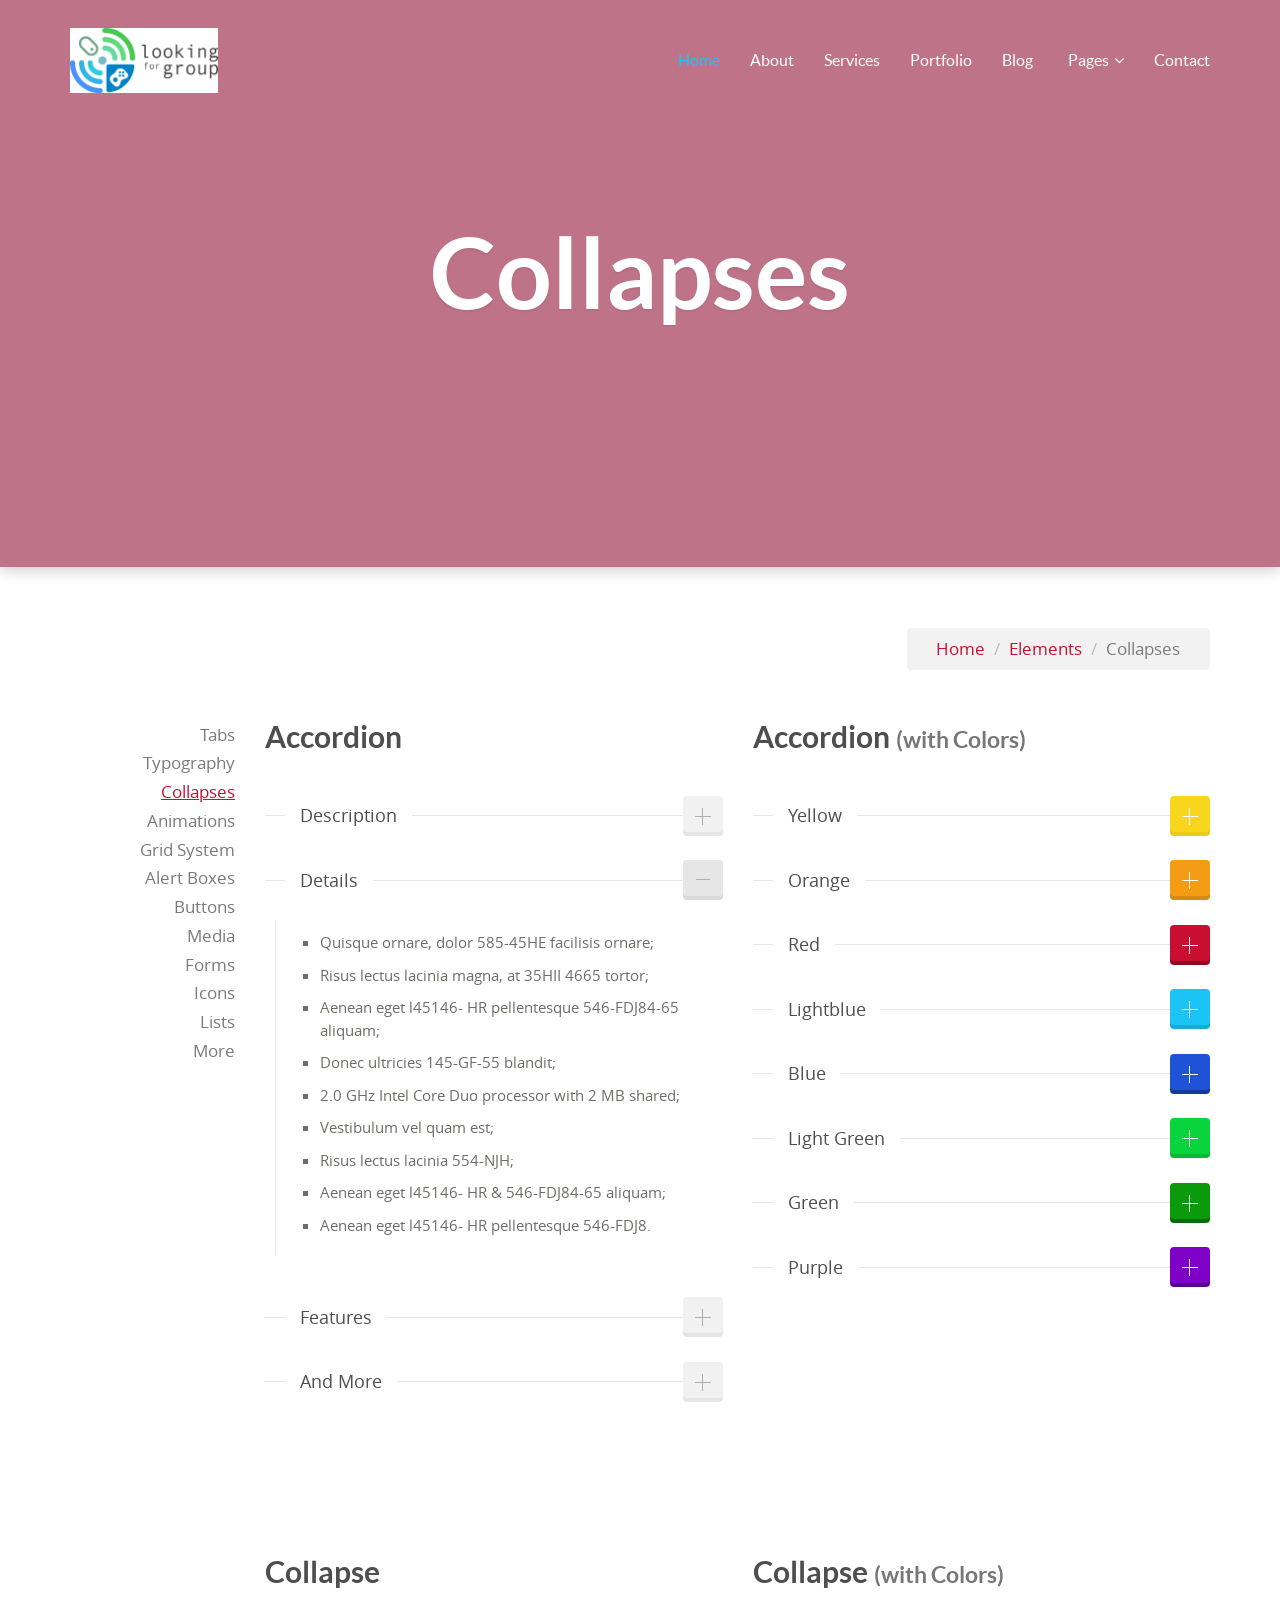
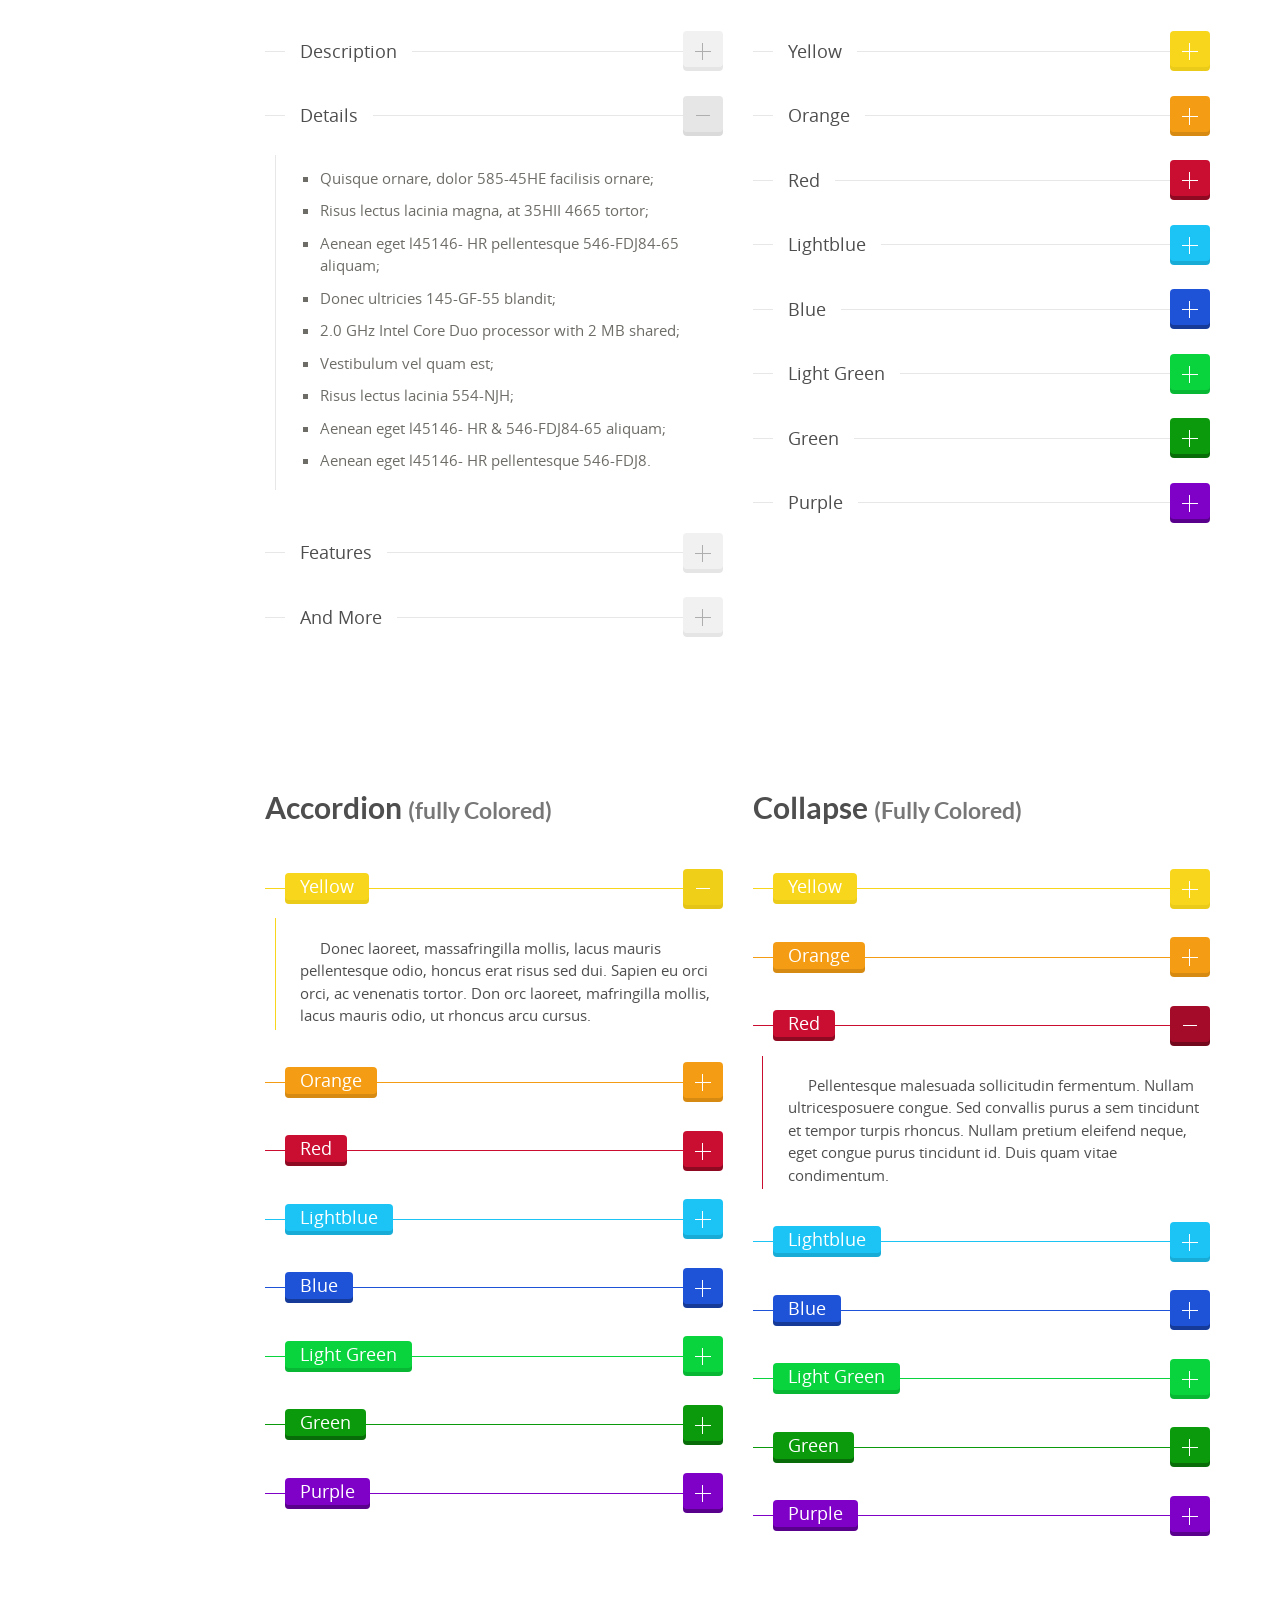
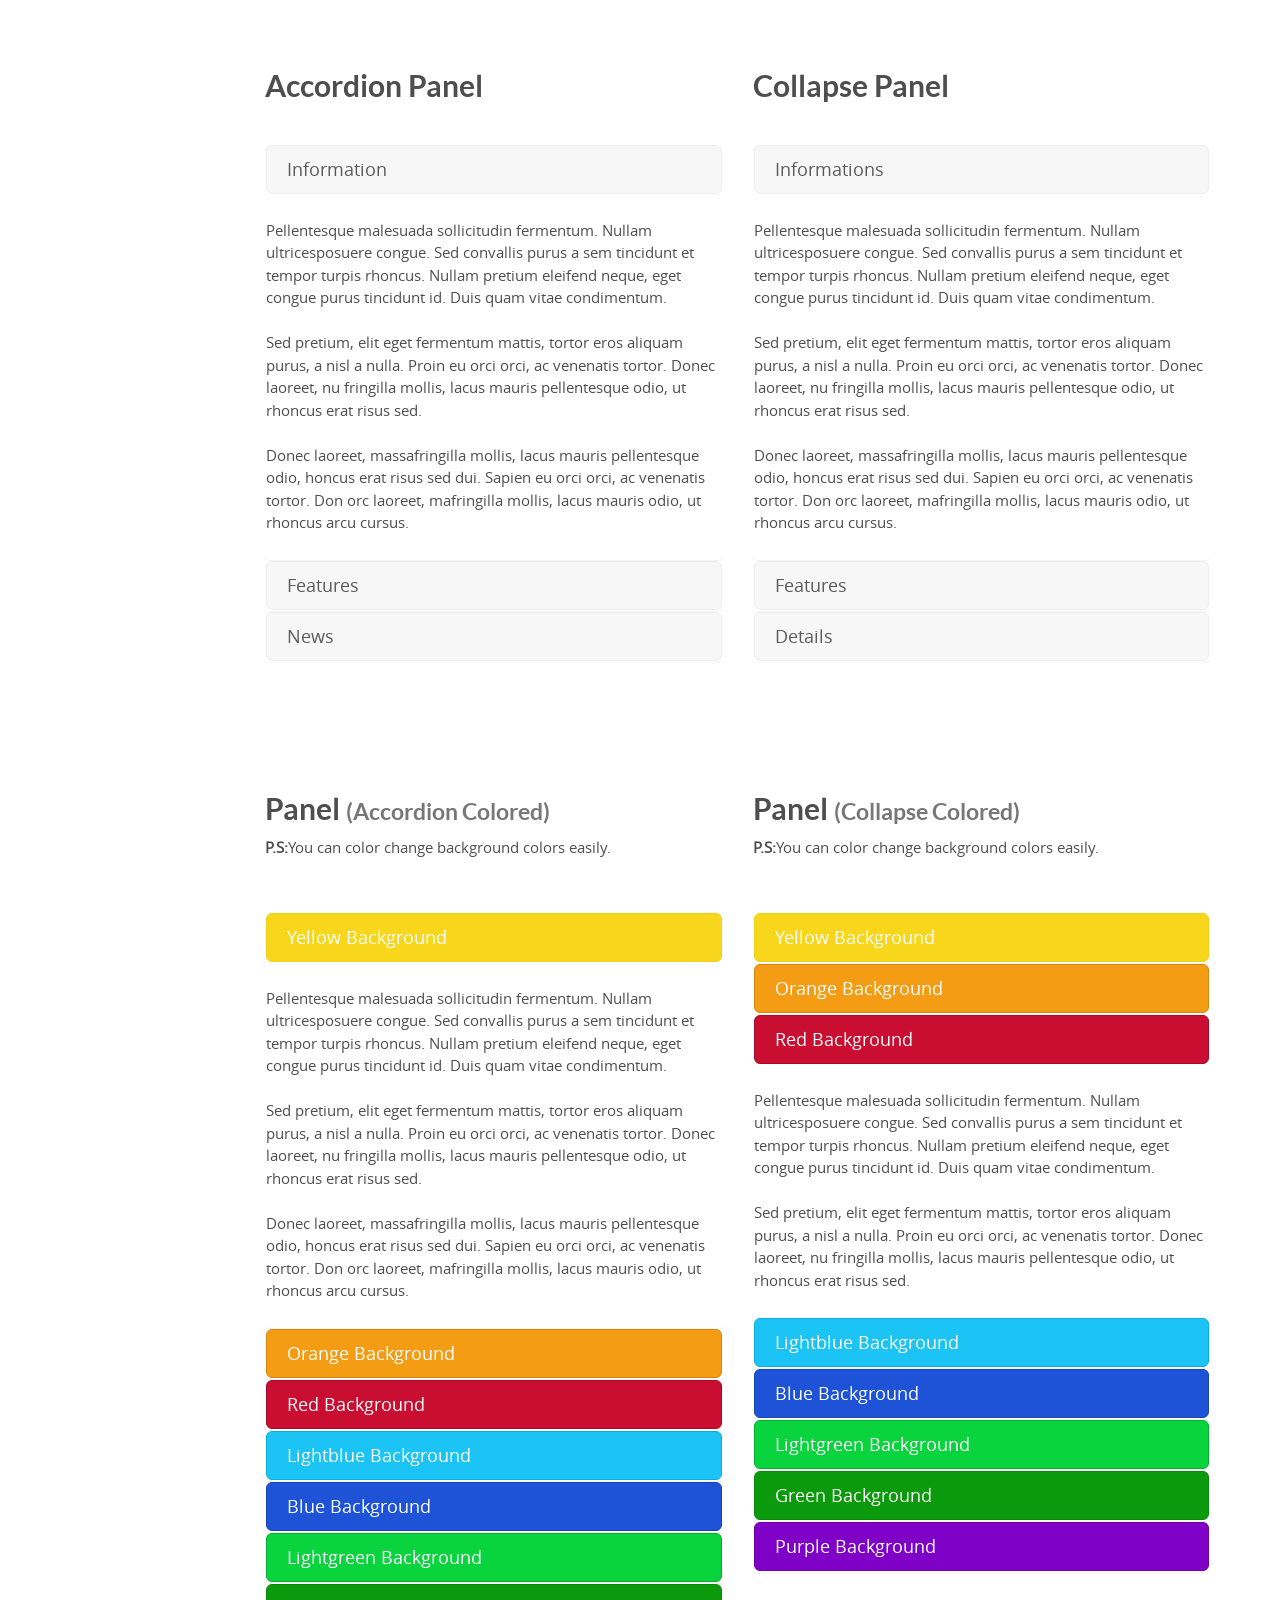
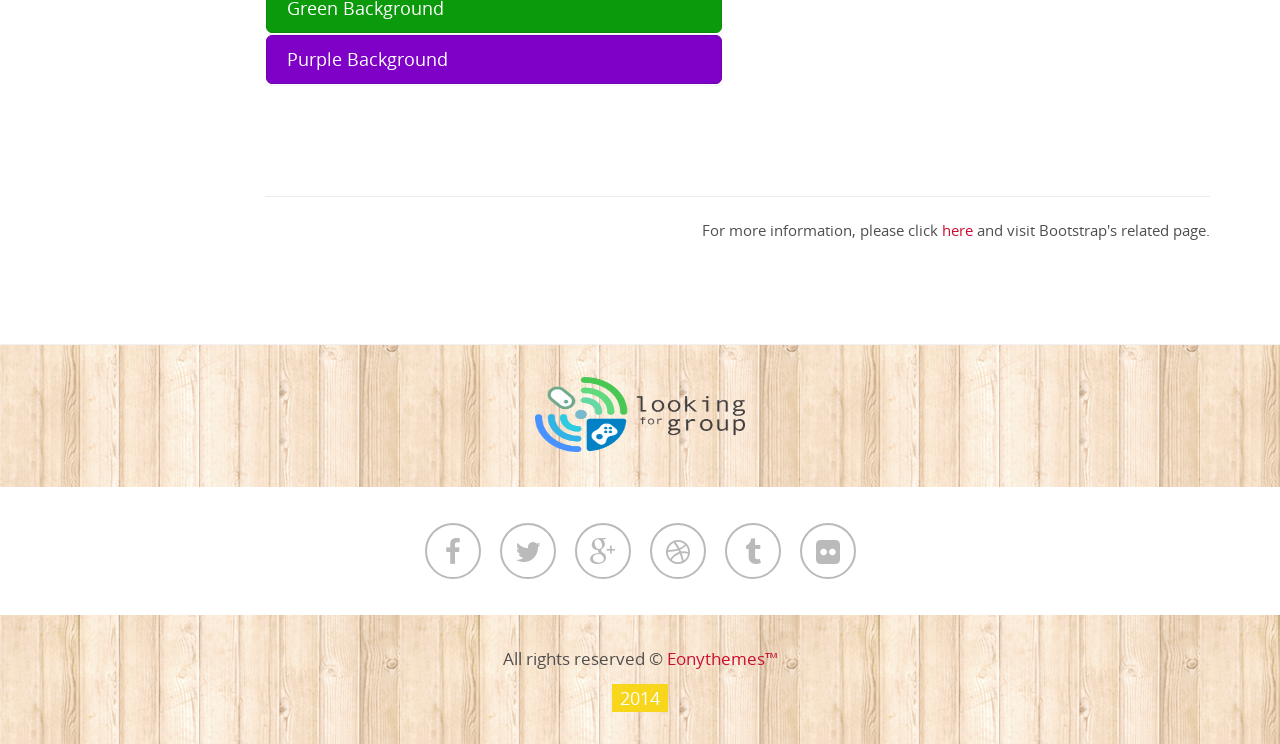
<file: elements/collapses.html>
<!DOCTYPE html>
<!--[if IE 8]> <html class="ie8"> <![endif]-->
<!--[if IE 9]> <html class="ie9"> <![endif]-->
<!--[if !IE]><!--><html lang="en"> <!--<![endif]-->
    <head>
        <meta charset="utf-8">
        <title>Geass - Creative Onepage Html5 Template</title>
        <meta name="description" content="Geass is premium and creative multipurpose onepage template">
        <meta name="author" content="Eon">

        <!--[if IE]> <meta http-equiv="X-UA-Compatible" content="IE=edge"> <![endif]-->
        <meta name="viewport" content="width=device-width, initial-scale=1.0">

        <link rel="stylesheet" href="../css/fonts.css">
        <link rel="stylesheet" href="../css/bootstrap.min.css">
        <link rel="stylesheet" href="../css/font-awesome.min.css">
        <link rel="stylesheet" href="../css/animate.css">
        <link rel="stylesheet" href="../css/style.css">
        <link rel="stylesheet" href="../css/responsive.css">

        <!-- Favicon and Apple Icons -->
        <link rel="shortcut icon" href="../images/favicon.png">
        <link rel="apple-touch-icon" sizes="57x57" href="../images/faviconx57.png">
        <link rel="apple-touch-icon" sizes="72x72" href="../images/faviconx72.png">

        <!--- jQuery -->
        <script src="../js/jquery-1.11.1.min.js"></script>

        <!-- Queryloader -->
        <script src="../js/queryloader2.min.js"></script>

        <!-- Modernizr -->
        <script src="../js/modernizr.js"></script>
	    
    </head>
    <body>
        <div class="geass-loader-overlay left"></div><!-- End .geass-loader-overlay left -->
        <div class="geass-loader-overlay right"></div><!-- End .geass-loader-overlay right -->
        <!-- Header / Menu Section -->
        <header id="header" class="transparent">
            <nav class="navbar navbar-default navbar-transparent" role="navigation">
                <div class="container">
                    <!-- Brand and toggle get grouped for better mobile display -->
                    <div class="navbar-header">
                        <button type="button" class="navbar-toggle" data-toggle="collapse" data-target="#main-menu">
                            <span class="sr-only">Toggle navigation</span>
                            <span class="icon-bar"></span>
                            <span class="icon-bar"></span>
                            <span class="icon-bar"></span>
                        </button>
                        <a class="navbar-brand navbar-brand-img" href="../index.html"><img src="../images/logo-white.png" class="img-responsive logo-white" alt="logo"><img src="../images/logo.png" class="img-responsive logo-fixed" alt="logo"></a>
                    </div>

                    <!-- Collect the nav links, forms, and other content for toggling -->
                    <div class="collapse navbar-collapse navbar-right" id="main-menu">
                        <ul class="nav navbar-nav">
                            <li class="active"><a href="../index.html#home">Home</a></li>
                            <li><a href="../index.html#aboutus">About</a></li>
                            <li><a href="../index.html#services">Services</a></li>
                            <li><a href="../index.html#portfolio">Portfolio</a></li>
                            <li><a href="../index.html#blog">Blog</a></li>
                            <li class="dropdown">
                                <a href="#pages" class="dropdown-toggle" data-toggle="dropdown"><span class="sm-separator">Pages</span><i class="fa fa-angle-down"></i></a>
                                <ul class="dropdown-menu">
                                    <li><a href="../blog.html">Blog Page</a></li>
                                    <li><a href="../blog-timeline.html">Blog Timeline</a></li>
                                    <li><a href="../single.html">Blog Post Page</a></li>
                                    <li><a href="../single-portfolio.html">Portfolio Post</a></li>
                                    <li><a href="elements.html">Elements Page</a></li>
                                    <li><a href="../pricing.html">Pricing Tables</a></li>
                                    <li><a href="../404.html">404 Page</a></li>
                                </ul>
                            </li>
                            <li><a href="index.html#contactus">Contact</a></li>
                        </ul>
                    </div><!-- /.navbar-collapse -->
                </div><!-- /.container-fluid -->
            </nav>
        </header>
        <div class="page-header background3 parallax" data-stellar-background-ratio="0.4">
            <div class="container">
                <div class="row">
                    <div class="col-md-12 page-header-wrapper">
                        <h1 class="page-title">Collapses</h1>
                    </div><!-- End .col-md-12 -->
                </div><!-- End .row -->
            </div><!-- End .container -->
        </div>

        <div class="md-margin2x"></div><!-- space -->

        <section id="content">
            <div class="container">
                <div class="row">
                    <div class="col-md-12">
                        <div class="breadcrumb-container clearfix">
                            <ol class="breadcrumb pull-right">
                                <li><a href="index.html" title="Go to Homepage">Home</a></li>
                                <li><a href="#" title="Elements">Elements</a></li>
                                <li class="active">Collapses</li>
                            </ol>
                        </div><!-- End .breadcrumb-container -->

                        <div class="xlg-margin"></div><!-- space -->
                    
                        <div class="row">
                            <div class="col-md-2 col-sm-3 col-xs-12 sidebar-menu-container">
                                <ul class="sidebar-menu">
                                    <li><a href="tabs.html">Tabs</a></li>
                                    
                                    <li><a href="typography.html">Typography</a></li>
                                    <li class="active"><a href="collapses.html">collapses</a></li>
                                    <li><a href="animations.html">animations</a></li>
                                    <li><a href="grids.html">Grid System</a></li>
                                    <li><a href="alerts.html">Alert Boxes</a></li>
                                    <li><a href="buttons.html">Buttons</a></li>
                                    <li><a href="medias.html">Media</a></li>
                                    <li><a href="forms.html">Forms</a></li>
                                    <li><a href="icons.html">Icons</a></li>
                                    <li><a href="lists.html">Lists</a></li>
                                    <li><a href="more.html">More</a></li>
                                </ul>
                            </div><!-- End .col-md-2 -->

                            <div class="col-md-10 col-sm-9 col-xs-12">
                                <div class="row">
                                    
                                    <div class="col-md-6 col-sm-12 col-xs-12 xlg-margin">
                                        <h4>Accordion</h4>
                                        <div class="md-margin"></div><!--space -->

                                        <div class="accordion" id="accordion">
                                            <div class="accordion-group panel">
                                                <div class="accordion-header">
                                                    <div class="accordion-title">Description</div><!-- End .accourdion-title -->
                                                    <a class="accordion-btn" data-toggle="collapse" data-parent="#accordion" href="#accordion-one"></a>
                                                </div><!-- End .accordion-header -->

                                                <div class="accordion-body collapse" id="accordion-one">
                                                    <div class="accordion-body-wrapper">
                                                        <p>Pellentesque malesuada sollicitudin fermentum. Nullam ultricesposuere congue. Sed convallis purus a sem tincidunt et tempor turpis rhoncus. Nullam pretium eleifend neque, eget congue purus tincidunt id. Duis quam vitae condimentum.</p>
                                                    <p>Sed pretium, elit eget fermentum mattis, tortor eros aliquam purus, a nisl a nulla. Proin eu orci orci, ac venenatis tortor. Donec laoreet, nu fringilla mollis, lacus mauris pellentesque odio, ut rhoncus erat risus sed.</p>
                                                    <p>Donec laoreet, massafringilla mollis, lacus mauris pellentesque odio, honcus erat risus sed dui. Sapien eu orci orci, ac venenatis tortor. Don orc laoreet, mafringilla mollis, lacus mauris  odio, ut rhoncus arcu cursus.</p>
                                                    </div><!-- End .accordion-body-wrapper -->
                                                </div><!-- End .accordion-body -->
                                            </div><!-- End .accordion-group --> 
                                            <div class="accordion-group panel">
                                                <div class="accordion-header">
                                                    <div class="accordion-title">Details</div><!-- End .accourdion-title -->
                                                    <a class="accordion-btn open" data-toggle="collapse" data-parent="#accordion" href="#accordion-two"></a>
                                                </div><!-- End .accordion-header -->

                                                <div class="accordion-body collapse in" id="accordion-two">
                                                    <div class="accordion-body-wrapper">
                                                        <ul class="list-style list-square">
                                                            <li>Quisque ornare, dolor 585-45HE facilisis ornare;</li>
                                                            <li>Risus lectus lacinia magna, at 35HII 4665 tortor;</li>
                                                            <li>Aenean eget l45146- HR pellentesque 546-FDJ84-65 aliquam;</li>
                                                            <li>Donec ultricies 145-GF-55 blandit;</li>
                                                            <li>2.0 GHz Intel Core Duo processor with 2 MB shared;</li>
                                                            <li>Vestibulum vel quam est;</li>
                                                            <li>Risus lectus lacinia 554-NJH; </li>
                                                            <li>Aenean eget l45146- HR &amp; 546-FDJ84-65 aliquam;</li>
                                                            <li>Aenean eget l45146- HR pellentesque 546-FDJ8.</li>
                                                        </ul>
                                                    </div><!-- End .accordion-body-wrapper -->
                                                </div><!-- End .accordion-body -->
                                            </div><!-- End .accordion-group -->
                                            <div class="accordion-group panel">
                                                <div class="accordion-header">
                                                    <div class="accordion-title">Features</div><!-- End .accourdion-title -->
                                                    <a class="accordion-btn" data-toggle="collapse" data-parent="#accordion" href="#accordion-three"></a>
                                                </div><!-- End .accordion-header -->

                                                <div class="accordion-body collapse" id="accordion-three">
                                                    <div class="accordion-body-wrapper">
                                                        <p>Pellentesque malesuada sollicitudin fermentum. Nullam ultricesposuere congue. Sed convallis purus a sem tincidunt et tempor turpis rhoncus. Nullam pretium eleifend neque, eget congue purus tincidunt id. Duis quam vitae condimentum.</p>
                                                        <p>Sed pretium, elit eget fermentum mattis, tortor eros aliquam purus, a nisl a nulla. Proin eu orci orci, ac venenatis tortor. Donec laoreet, nu fringilla mollis, lacus mauris pellentesque odio, ut rhoncus erat risus sed.</p>
                                                    </div><!-- End .accordion-body-wrapper -->
                                                </div><!-- End .accordion-body -->
                                            </div><!-- End .accordion-group --> 
                                            <div class="accordion-group panel">
                                                <div class="accordion-header">
                                                    <div class="accordion-title">And More</div><!-- End .accourdion-title -->
                                                    <a class="accordion-btn" data-toggle="collapse" data-parent="#accordion" href="#accordion-four"></a>
                                                </div><!-- End .accordion-header -->

                                                <div class="accordion-body collapse" id="accordion-four">
                                                    <div class="accordion-body-wrapper">
                                                        <p>Pellentesque malesuada sollicitudin fermentum. Nullam ultricesposuere congue. Turpis rhoncus. Nullam pretium eleifend neque, eget congue purus tincidunt id. Duis quam vitae condimentum.</p>
                                                        <p>Sed pretium, elit eget fermentum mattis, tortor eros aliquam purus,  lacus mauris pellentesque odio, ut rhoncus erat risus sed.</p>
                                                    </div><!-- End .accordion-body-wrapper -->
                                                </div><!-- End .accordion-body -->
                                            </div><!-- End .accordion-group --> 
                                        </div><!-- End .accordion -->
                                        
                                    </div><!-- End .col-md-6 -->



                                    <div class="col-md-6 col-sm-12 col-xs-12">
                                        <h4>Accordion <small>(with Colors)</small></h4>
                                        <div class="md-margin"></div><!--space -->
                                        <div class="accordion" id="accordion2">
                                            <div class="accordion-group panel">
                                                <div class="accordion-header">
                                                    <div class="accordion-title">Yellow</div><!-- End .accourdion-title -->
                                                    <a class="accordion-btn yellow" data-toggle="collapse" data-parent="#accordion2" href="#accordion2-one"></a>
                                                </div><!-- End .accordion-header -->

                                                <div class="accordion-body collapse" id="accordion2-one">
                                                    <div class="accordion-body-wrapper">
                                                    <p>Donec laoreet, massafringilla mollis, lacus mauris pellentesque odio, honcus erat risus sed dui. Sapien eu orci orci, ac venenatis tortor. Don orc laoreet, mafringilla mollis, lacus mauris  odio, ut rhoncus arcu cursus.</p>
                                                    </div><!-- End .accordion-body-wrapper -->
                                                </div><!-- End .accordion-body -->
                                            </div><!-- End .accordion-group --> 
                                            <div class="accordion-group panel">
                                                <div class="accordion-header">
                                                    <div class="accordion-title">Orange</div><!-- End .accourdion-title -->
                                                    <a class="accordion-btn orange" data-toggle="collapse" data-parent="#accordion2" href="#accordion2-two"></a>
                                                </div><!-- End .accordion-header -->

                                                <div class="accordion-body collapse" id="accordion2-two">
                                                    <div class="accordion-body-wrapper">
                                                        <ul class="list-style list-circle">
                                                            <li>Quisque ornare, dolor 585-45HE facilisis ornare;</li>
                                                            <li>Risus lectus lacinia magna, at 35HII 4665 tortor;</li>
                                                            <li>Aenean eget l45146- HR pellentesque 546-FDJ84-65 aliquam;</li>
                                                        </ul>
                                                    </div><!-- End .accordion-body-wrapper -->
                                                </div><!-- End .accordion-body -->
                                            </div><!-- End .accordion-group -->
                                            <div class="accordion-group panel">
                                                <div class="accordion-header">
                                                    <div class="accordion-title">Red</div><!-- End .accourdion-title -->
                                                    <a class="accordion-btn red" data-toggle="collapse" data-parent="#accordion2" href="#accordion2-three"></a>
                                                </div><!-- End .accordion-header -->

                                                <div class="accordion-body collapse" id="accordion2-three">
                                                    <div class="accordion-body-wrapper">
                                                        <p>Pellentesque malesuada sollicitudin fermentum. Nullam ultricesposuere congue. Sed convallis purus a sem tincidunt et tempor turpis rhoncus. Nullam pretium eleifend neque, eget congue purus tincidunt id. Duis quam vitae condimentum.</p>
                                                    </div><!-- End .accordion-body-wrapper -->
                                                </div><!-- End .accordion-body -->
                                            </div><!-- End .accordion-group --> 
                                            <div class="accordion-group panel">
                                                <div class="accordion-header">
                                                    <div class="accordion-title">Lightblue</div><!-- End .accourdion-title -->
                                                    <a class="accordion-btn lightblue" data-toggle="collapse" data-parent="#accordion2" href="#accordion2-four"></a>
                                                </div><!-- End .accordion-header -->

                                                <div class="accordion-body collapse" id="accordion2-four">
                                                    <div class="accordion-body-wrapper">
                                                        <p>Pellentesque malesuada sollicitudin fermentum. Nullam ultricesposuere congue. Turpis rhoncus. Nullam pretium eleifend neque, eget congue purus tincidunt id. Duis quam vitae condimentum.</p>
                                                        <p>Sed pretium, elit eget fermentum mattis, tortor eros aliquam purus,  lacus mauris pellentesque odio, ut rhoncus erat risus sed.</p>
                                                    </div><!-- End .accordion-body-wrapper -->
                                                </div><!-- End .accordion-body -->
                                            </div><!-- End .accordion-group -->
                                            <div class="accordion-group panel">
                                                <div class="accordion-header">
                                                    <div class="accordion-title">Blue</div><!-- End .accourdion-title -->
                                                    <a class="accordion-btn blue" data-toggle="collapse" data-parent="#accordion2" href="#accordion2-five"></a>
                                                </div><!-- End .accordion-header -->

                                                <div class="accordion-body collapse" id="accordion2-five">
                                                    <div class="accordion-body-wrapper">
                                                        <ul class="list-style list-disc">
                                                            <li>Quisque ornare, dolor 585-45HE facilisis ornare;</li>
                                                            <li>Risus lectus lacinia magna, at 35HII 4665 tortor;</li>
                                                            <li>Aenean eget l45146- HR pellentesque 546-FDJ84-65 aliquam;</li>
                                                        </ul>
                                                    </div><!-- End .accordion-body-wrapper -->
                                                </div><!-- End .accordion-body -->
                                            </div><!-- End .accordion-group -->
                                            <div class="accordion-group panel">
                                                <div class="accordion-header">
                                                    <div class="accordion-title">Light Green</div><!-- End .accourdion-title -->
                                                    <a class="accordion-btn lightgreen" data-toggle="collapse" data-parent="#accordion2" href="#accordion2-six"></a>
                                                </div><!-- End .accordion-header -->

                                                <div class="accordion-body collapse" id="accordion2-six">
                                                    <div class="accordion-body-wrapper">
                                                        <ul class="list-style list-upper-roman">
                                                            <li>Quisque ornare, dolor 585-45HE facilisis ornare;</li>
                                                            <li>Risus lectus lacinia magna, at 35HII 4665 tortor;</li>
                                                            <li>Aenean eget l45146- HR pellentesque 546-FDJ84-65 aliquam;</li>
                                                        </ul>
                                                    </div><!-- End .accordion-body-wrapper -->
                                                </div><!-- End .accordion-body -->
                                            </div><!-- End .accordion-group -->
                                            <div class="accordion-group panel">
                                                <div class="accordion-header">
                                                    <div class="accordion-title">Green</div><!-- End .accourdion-title -->
                                                    <a class="accordion-btn green" data-toggle="collapse" data-parent="#accordion2" href="#accordion2-seven"></a>
                                                </div><!-- End .accordion-header -->

                                                <div class="accordion-body collapse" id="accordion2-seven">
                                                    <div class="accordion-body-wrapper">
                                                        <ul class="list-style list-upper-alpha">
                                                            <li>Quisque ornare, dolor 585-45HE facilisis ornare;</li>
                                                            <li>Risus lectus lacinia magna, at 35HII 4665 tortor;</li>
                                                            <li>Aenean eget l45146- HR pellentesque 546-FDJ84-65 aliquam;</li>
                                                        </ul>
                                                    </div><!-- End .accordion-body-wrapper -->
                                                </div><!-- End .accordion-body -->
                                            </div><!-- End .accordion-group -->

                                            <div class="accordion-group panel">
                                                <div class="accordion-header">
                                                    <div class="accordion-title">Purple</div><!-- End .accourdion-title -->
                                                    <a class="accordion-btn purple" data-toggle="collapse" data-parent="#accordion2" href="#accordion2-eight"></a>
                                                </div><!-- End .accordion-header -->

                                                <div class="accordion-body collapse" id="accordion2-eight">
                                                    <div class="accordion-body-wrapper">
                                                        <ul class="list-style list-lower-alpha">
                                                            <li>Quisque ornare, dolor 585-45HE facilisis ornare;</li>
                                                            <li>Risus lectus lacinia magna, at 35HII 4665 tortor;</li>
                                                            <li>Aenean eget l45146- HR pellentesque 546-FDJ84-65 aliquam;</li>
                                                        </ul>
                                                    </div><!-- End .accordion-body-wrapper -->
                                                </div><!-- End .accordion-body -->
                                            </div><!-- End .accordion-group -->

                                        </div><!-- End .accordion -->
                                        
                                    </div><!-- End .col-md-6 -->
                                </div><!-- End .row -->

                                <div class="lg-margin2x"></div><!-- space -->

                                <div class="row">
                                    
                                    <div class="col-md-6 col-sm-12 col-xs-12 xlg-margin">
                                        <h4>Collapse</h4>
                                        <div class="md-margin"></div><!--space -->

                                        <div class="accordion">
                                            <div class="accordion-group panel">
                                                <div class="accordion-header">
                                                    <div class="accordion-title">Description</div><!-- End .accourdion-title -->
                                                    <a class="accordion-btn" data-toggle="collapse" href="#collapse-one"></a>
                                                </div><!-- End .accordion-header -->

                                                <div class="accordion-body collapse" id="collapse-one">
                                                    <div class="accordion-body-wrapper">
                                                        <p>Pellentesque malesuada sollicitudin fermentum. Nullam ultricesposuere congue. Sed convallis purus a sem tincidunt et tempor turpis rhoncus. Nullam pretium eleifend neque, eget congue purus tincidunt id. Duis quam vitae condimentum.</p>
                                                    <p>Sed pretium, elit eget fermentum mattis, tortor eros aliquam purus, a nisl a nulla. Proin eu orci orci, ac venenatis tortor. Donec laoreet, nu fringilla mollis, lacus mauris pellentesque odio, ut rhoncus erat risus sed.</p>
                                                    <p>Donec laoreet, massafringilla mollis, lacus mauris pellentesque odio, honcus erat risus sed dui. Sapien eu orci orci, ac venenatis tortor. Don orc laoreet, mafringilla mollis, lacus mauris  odio, ut rhoncus arcu cursus.</p>
                                                    </div><!-- End .accordion-body-wrapper -->
                                                </div><!-- End .accordion-body -->
                                            </div><!-- End .accordion-group --> 
                                            <div class="accordion-group panel">
                                                <div class="accordion-header">
                                                    <div class="accordion-title">Details</div><!-- End .accourdion-title -->
                                                    <a class="accordion-btn open" data-toggle="collapse" href="#collapse-two"></a>
                                                </div><!-- End .accordion-header -->

                                                <div class="accordion-body collapse in" id="collapse-two">
                                                    <div class="accordion-body-wrapper">
                                                        <ul class="list-style list-square">
                                                            <li>Quisque ornare, dolor 585-45HE facilisis ornare;</li>
                                                            <li>Risus lectus lacinia magna, at 35HII 4665 tortor;</li>
                                                            <li>Aenean eget l45146- HR pellentesque 546-FDJ84-65 aliquam;</li>
                                                            <li>Donec ultricies 145-GF-55 blandit;</li>
                                                            <li>2.0 GHz Intel Core Duo processor with 2 MB shared;</li>
                                                            <li>Vestibulum vel quam est;</li>
                                                            <li>Risus lectus lacinia 554-NJH; </li>
                                                            <li>Aenean eget l45146- HR &amp; 546-FDJ84-65 aliquam;</li>
                                                            <li>Aenean eget l45146- HR pellentesque 546-FDJ8.</li>
                                                        </ul>
                                                    </div><!-- End .accordion-body-wrapper -->
                                                </div><!-- End .accordion-body -->
                                            </div><!-- End .accordion-group -->
                                            <div class="accordion-group panel">
                                                <div class="accordion-header">
                                                    <div class="accordion-title">Features</div><!-- End .accourdion-title -->
                                                    <a class="accordion-btn" data-toggle="collapse" href="#collapse-three"></a>
                                                </div><!-- End .accordion-header -->

                                                <div class="accordion-body collapse" id="collapse-three">
                                                    <div class="accordion-body-wrapper">
                                                        <p>Pellentesque malesuada sollicitudin fermentum. Nullam ultricesposuere congue. Sed convallis purus a sem tincidunt et tempor turpis rhoncus. Nullam pretium eleifend neque, eget congue purus tincidunt id. Duis quam vitae condimentum.</p>
                                                        <p>Sed pretium, elit eget fermentum mattis, tortor eros aliquam purus, a nisl a nulla. Proin eu orci orci, ac venenatis tortor. Donec laoreet, nu fringilla mollis, lacus mauris pellentesque odio, ut rhoncus erat risus sed.</p>
                                                    </div><!-- End .accordion-body-wrapper -->
                                                </div><!-- End .accordion-body -->
                                            </div><!-- End .accordion-group --> 
                                            <div class="accordion-group panel">
                                                <div class="accordion-header">
                                                    <div class="accordion-title">And More</div><!-- End .accourdion-title -->
                                                    <a class="accordion-btn" data-toggle="collapse" href="#collapse-four"></a>
                                                </div><!-- End .accordion-header -->

                                                <div class="accordion-body collapse" id="collapse-four">
                                                    <div class="accordion-body-wrapper">
                                                        <p>Pellentesque malesuada sollicitudin fermentum. Nullam ultricesposuere congue. Turpis rhoncus. Nullam pretium eleifend neque, eget congue purus tincidunt id. Duis quam vitae condimentum.</p>
                                                        <p>Sed pretium, elit eget fermentum mattis, tortor eros aliquam purus,  lacus mauris pellentesque odio, ut rhoncus erat risus sed.</p>
                                                    </div><!-- End .accordion-body-wrapper -->
                                                </div><!-- End .accordion-body -->
                                            </div><!-- End .accordion-group --> 
                                        </div><!-- End .accordion -->
                                        
                                    </div><!-- End .col-md-6 -->


                                    <div class="col-md-6 col-sm-12 col-xs-12">
                                        <h4>Collapse <small>(with Colors)</small></h4>
                                        <div class="md-margin"></div><!--space -->
                                        <div class="accordion">
                                            <div class="accordion-group panel">
                                                <div class="accordion-header">
                                                    <div class="accordion-title">Yellow</div><!-- End .accourdion-title -->
                                                    <a class="accordion-btn yellow" data-toggle="collapse" href="#collapse2-one"></a>
                                                </div><!-- End .accordion-header -->

                                                <div class="accordion-body collapse" id="collapse2-one">
                                                    <div class="accordion-body-wrapper">
                                                    <p>Donec laoreet, massafringilla mollis, lacus mauris pellentesque odio, honcus erat risus sed dui. Sapien eu orci orci, ac venenatis tortor. Don orc laoreet, mafringilla mollis, lacus mauris  odio, ut rhoncus arcu cursus.</p>
                                                    </div><!-- End .accordion-body-wrapper -->
                                                </div><!-- End .accordion-body -->
                                            </div><!-- End .accordion-group --> 
                                            <div class="accordion-group panel">
                                                <div class="accordion-header">
                                                    <div class="accordion-title">Orange</div><!-- End .accourdion-title -->
                                                    <a class="accordion-btn orange" data-toggle="collapse" href="#collapse2-two"></a>
                                                </div><!-- End .accordion-header -->

                                                <div class="accordion-body collapse" id="collapse2-two">
                                                    <div class="accordion-body-wrapper">
                                                        <ul class="list-style list-circle">
                                                            <li>Quisque ornare, dolor 585-45HE facilisis ornare;</li>
                                                            <li>Risus lectus lacinia magna, at 35HII 4665 tortor;</li>
                                                            <li>Aenean eget l45146- HR pellentesque 546-FDJ84-65 aliquam;</li>
                                                        </ul>
                                                    </div><!-- End .accordion-body-wrapper -->
                                                </div><!-- End .accordion-body -->
                                            </div><!-- End .accordion-group -->
                                            <div class="accordion-group panel">
                                                <div class="accordion-header">
                                                    <div class="accordion-title">Red</div><!-- End .accourdion-title -->
                                                    <a class="accordion-btn red" data-toggle="collapse" href="#collapse2-three"></a>
                                                </div><!-- End .accordion-header -->

                                                <div class="accordion-body collapse" id="collapse2-three">
                                                    <div class="accordion-body-wrapper">
                                                        <p>Pellentesque malesuada sollicitudin fermentum. Nullam ultricesposuere congue. Sed convallis purus a sem tincidunt et tempor turpis rhoncus. Nullam pretium eleifend neque, eget congue purus tincidunt id. Duis quam vitae condimentum.</p>
                                                    </div><!-- End .accordion-body-wrapper -->
                                                </div><!-- End .accordion-body -->
                                            </div><!-- End .accordion-group --> 
                                            <div class="accordion-group panel">
                                                <div class="accordion-header">
                                                    <div class="accordion-title">Lightblue</div><!-- End .accourdion-title -->
                                                    <a class="accordion-btn lightblue" data-toggle="collapse" href="#collapse2-four"></a>
                                                </div><!-- End .accordion-header -->

                                                <div class="accordion-body collapse" id="collapse2-four">
                                                    <div class="accordion-body-wrapper">
                                                        <p>Pellentesque malesuada sollicitudin fermentum. Nullam ultricesposuere congue. Turpis rhoncus. Nullam pretium eleifend neque, eget congue purus tincidunt id. Duis quam vitae condimentum.</p>
                                                        <p>Sed pretium, elit eget fermentum mattis, tortor eros aliquam purus,  lacus mauris pellentesque odio, ut rhoncus erat risus sed.</p>
                                                    </div><!-- End .accordion-body-wrapper -->
                                                </div><!-- End .accordion-body -->
                                            </div><!-- End .accordion-group -->
                                            <div class="accordion-group panel">
                                                <div class="accordion-header">
                                                    <div class="accordion-title">Blue</div><!-- End .accourdion-title -->
                                                    <a class="accordion-btn blue" data-toggle="collapse" href="#collapse2-five"></a>
                                                </div><!-- End .accordion-header -->

                                                <div class="accordion-body collapse" id="collapse2-five">
                                                    <div class="accordion-body-wrapper">
                                                        <ul class="list-style list-disc">
                                                            <li>Quisque ornare, dolor 585-45HE facilisis ornare;</li>
                                                            <li>Risus lectus lacinia magna, at 35HII 4665 tortor;</li>
                                                            <li>Aenean eget l45146- HR pellentesque 546-FDJ84-65 aliquam;</li>
                                                        </ul>
                                                    </div><!-- End .accordion-body-wrapper -->
                                                </div><!-- End .accordion-body -->
                                            </div><!-- End .accordion-group -->
                                            <div class="accordion-group panel">
                                                <div class="accordion-header">
                                                    <div class="accordion-title">Light Green</div><!-- End .accourdion-title -->
                                                    <a class="accordion-btn lightgreen" data-toggle="collapse" href="#collapse2-six"></a>
                                                </div><!-- End .accordion-header -->

                                                <div class="accordion-body collapse" id="collapse2-six">
                                                    <div class="accordion-body-wrapper">
                                                        <ul class="list-style list-upper-roman">
                                                            <li>Quisque ornare, dolor 585-45HE facilisis ornare;</li>
                                                            <li>Risus lectus lacinia magna, at 35HII 4665 tortor;</li>
                                                            <li>Aenean eget l45146- HR pellentesque 546-FDJ84-65 aliquam;</li>
                                                        </ul>
                                                    </div><!-- End .accordion-body-wrapper -->
                                                </div><!-- End .accordion-body -->
                                            </div><!-- End .accordion-group -->
                                            <div class="accordion-group panel">
                                                <div class="accordion-header">
                                                    <div class="accordion-title">Green</div><!-- End .accourdion-title -->
                                                    <a class="accordion-btn green" data-toggle="collapse" href="#collapse2-seven"></a>
                                                </div><!-- End .accordion-header -->

                                                <div class="accordion-body collapse" id="collapse2-seven">
                                                    <div class="accordion-body-wrapper">
                                                        <ul class="list-style list-upper-alpha">
                                                            <li>Quisque ornare, dolor 585-45HE facilisis ornare;</li>
                                                            <li>Risus lectus lacinia magna, at 35HII 4665 tortor;</li>
                                                            <li>Aenean eget l45146- HR pellentesque 546-FDJ84-65 aliquam;</li>
                                                        </ul>
                                                    </div><!-- End .accordion-body-wrapper -->
                                                </div><!-- End .accordion-body -->
                                            </div><!-- End .accordion-group -->

                                            <div class="accordion-group panel">
                                                <div class="accordion-header">
                                                    <div class="accordion-title">Purple</div><!-- End .accourdion-title -->
                                                    <a class="accordion-btn purple" data-toggle="collapse" href="#collapse2-eight"></a>
                                                </div><!-- End .accordion-header -->

                                                <div class="accordion-body collapse" id="collapse2-eight">
                                                    <div class="accordion-body-wrapper">
                                                        <ul class="list-style list-lower-alpha">
                                                            <li>Quisque ornare, dolor 585-45HE facilisis ornare;</li>
                                                            <li>Risus lectus lacinia magna, at 35HII 4665 tortor;</li>
                                                            <li>Aenean eget l45146- HR pellentesque 546-FDJ84-65 aliquam;</li>
                                                        </ul>
                                                    </div><!-- End .accordion-body-wrapper -->
                                                </div><!-- End .accordion-body -->
                                            </div><!-- End .accordion-group -->

                                        </div><!-- End .accordion -->
                                        
                                    </div><!-- End .col-md-6 -->
                                </div><!-- End .row -->

                                <div class="lg-margin2x"></div><!-- space -->

                                <div class="row">
                                    
                                    <div class="col-md-6 col-sm-12 col-xs-12 xlg-margin">
                                        <h4>Accordion <small>(fully Colored)</small></h4>
                                        <div class="md-margin"></div><!--space -->
                                        <div class="accordion" id="accordion3">
                                            <div class="accordion-group panel yellow">
                                                <div class="accordion-header">
                                                    <div class="accordion-title">Yellow</div><!-- End .accourdion-title -->
                                                    <a class="accordion-btn open" data-toggle="collapse" data-parent="#accordion3" href="#accordion3-one"></a>
                                                </div><!-- End .accordion-header -->

                                                <div class="accordion-body collapse in" id="accordion3-one">
                                                    <div class="accordion-body-wrapper">
                                                    <p>Donec laoreet, massafringilla mollis, lacus mauris pellentesque odio, honcus erat risus sed dui. Sapien eu orci orci, ac venenatis tortor. Don orc laoreet, mafringilla mollis, lacus mauris  odio, ut rhoncus arcu cursus.</p>
                                                    </div><!-- End .accordion-body-wrapper -->
                                                </div><!-- End .accordion-body -->
                                            </div><!-- End .accordion-group --> 
                                            <div class="accordion-group panel orange">
                                                <div class="accordion-header">
                                                    <div class="accordion-title">Orange</div><!-- End .accourdion-title -->
                                                    <a class="accordion-btn" data-toggle="collapse" data-parent="#accordion3" href="#accordion3-two"></a>
                                                </div><!-- End .accordion-header -->

                                                <div class="accordion-body collapse" id="accordion3-two">
                                                    <div class="accordion-body-wrapper">
                                                        <ul class="list-style list-circle">
                                                            <li>Quisque ornare, dolor 585-45HE facilisis ornare;</li>
                                                            <li>Risus lectus lacinia magna, at 35HII 4665 tortor;</li>
                                                            <li>Aenean eget l45146- HR pellentesque 546-FDJ84-65 aliquam;</li>
                                                        </ul>
                                                    </div><!-- End .accordion-body-wrapper -->
                                                </div><!-- End .accordion-body -->
                                            </div><!-- End .accordion-group -->
                                            <div class="accordion-group panel red">
                                                <div class="accordion-header">
                                                    <div class="accordion-title">Red</div><!-- End .accourdion-title -->
                                                    <a class="accordion-btn" data-toggle="collapse" data-parent="#accordion3" href="#accordion3-three"></a>
                                                </div><!-- End .accordion-header -->

                                                <div class="accordion-body collapse" id="accordion3-three">
                                                    <div class="accordion-body-wrapper">
                                                        <p>Pellentesque malesuada sollicitudin fermentum. Nullam ultricesposuere congue. Sed convallis purus a sem tincidunt et tempor turpis rhoncus. Nullam pretium eleifend neque, eget congue purus tincidunt id. Duis quam vitae condimentum.</p>
                                                    </div><!-- End .accordion-body-wrapper -->
                                                </div><!-- End .accordion-body -->
                                            </div><!-- End .accordion-group --> 
                                            <div class="accordion-group panel lightblue">
                                                <div class="accordion-header">
                                                    <div class="accordion-title">Lightblue</div><!-- End .accourdion-title -->
                                                    <a class="accordion-btn" data-toggle="collapse" data-parent="#accordion3" href="#accordion3-four"></a>
                                                </div><!-- End .accordion-header -->

                                                <div class="accordion-body collapse" id="accordion3-four">
                                                    <div class="accordion-body-wrapper">
                                                        <p>Pellentesque malesuada sollicitudin fermentum. Nullam ultricesposuere congue. Turpis rhoncus. Nullam pretium eleifend neque, eget congue purus tincidunt id. Duis quam vitae condimentum.</p>
                                                        <p>Sed pretium, elit eget fermentum mattis, tortor eros aliquam purus,  lacus mauris pellentesque odio, ut rhoncus erat risus sed.</p>
                                                    </div><!-- End .accordion-body-wrapper -->
                                                </div><!-- End .accordion-body -->
                                            </div><!-- End .accordion-group -->
                                            <div class="accordion-group panel blue">
                                                <div class="accordion-header">
                                                    <div class="accordion-title">Blue</div><!-- End .accourdion-title -->
                                                    <a class="accordion-btn" data-toggle="collapse" data-parent="#accordion3" href="#accordion3-five"></a>
                                                </div><!-- End .accordion-header -->

                                                <div class="accordion-body collapse" id="accordion3-five">
                                                    <div class="accordion-body-wrapper">
                                                        <ul class="list-style list-disc">
                                                            <li>Quisque ornare, dolor 585-45HE facilisis ornare;</li>
                                                            <li>Risus lectus lacinia magna, at 35HII 4665 tortor;</li>
                                                            <li>Aenean eget l45146- HR pellentesque 546-FDJ84-65 aliquam;</li>
                                                        </ul>
                                                    </div><!-- End .accordion-body-wrapper -->
                                                </div><!-- End .accordion-body -->
                                            </div><!-- End .accordion-group -->
                                            <div class="accordion-group panel lightgreen">
                                                <div class="accordion-header">
                                                    <div class="accordion-title">Light Green</div><!-- End .accourdion-title -->
                                                    <a class="accordion-btn" data-toggle="collapse" data-parent="#accordion3" href="#accordion3-six"></a>
                                                </div><!-- End .accordion-header -->

                                                <div class="accordion-body collapse" id="accordion3-six">
                                                    <div class="accordion-body-wrapper">
                                                        <ul class="list-style list-upper-roman">
                                                            <li>Quisque ornare, dolor 585-45HE facilisis ornare;</li>
                                                            <li>Risus lectus lacinia magna, at 35HII 4665 tortor;</li>
                                                            <li>Aenean eget l45146- HR pellentesque 546-FDJ84-65 aliquam;</li>
                                                        </ul>
                                                    </div><!-- End .accordion-body-wrapper -->
                                                </div><!-- End .accordion-body -->
                                            </div><!-- End .accordion-group -->
                                            <div class="accordion-group panel green">
                                                <div class="accordion-header">
                                                    <div class="accordion-title">Green</div><!-- End .accourdion-title -->
                                                    <a class="accordion-btn" data-toggle="collapse" data-parent="#accordion3" href="#accordion3-seven"></a>
                                                </div><!-- End .accordion-header -->

                                                <div class="accordion-body collapse" id="accordion3-seven">
                                                    <div class="accordion-body-wrapper">
                                                        <ul class="list-style list-upper-alpha">
                                                            <li>Quisque ornare, dolor 585-45HE facilisis ornare;</li>
                                                            <li>Risus lectus lacinia magna, at 35HII 4665 tortor;</li>
                                                            <li>Aenean eget l45146- HR pellentesque 546-FDJ84-65 aliquam;</li>
                                                        </ul>
                                                    </div><!-- End .accordion-body-wrapper -->
                                                </div><!-- End .accordion-body -->
                                            </div><!-- End .accordion-group -->

                                            <div class="accordion-group panel purple">
                                                <div class="accordion-header">
                                                    <div class="accordion-title">Purple</div><!-- End .accourdion-title -->
                                                    <a class="accordion-btn" data-toggle="collapse" data-parent="#accordion3" href="#accordion3-eight"></a>
                                                </div><!-- End .accordion-header -->

                                                <div class="accordion-body collapse" id="accordion3-eight">
                                                    <div class="accordion-body-wrapper">
                                                        <ul class="list-style list-lower-alpha">
                                                            <li>Quisque ornare, dolor 585-45HE facilisis ornare;</li>
                                                            <li>Risus lectus lacinia magna, at 35HII 4665 tortor;</li>
                                                            <li>Aenean eget l45146- HR pellentesque 546-FDJ84-65 aliquam;</li>
                                                        </ul>
                                                    </div><!-- End .accordion-body-wrapper -->
                                                </div><!-- End .accordion-body -->
                                            </div><!-- End .accordion-group -->

                                        </div><!-- End .accordion -->
                                        
                                    </div><!-- End .col-md-6 -->

                                    

                                    <div class="col-md-6 col-sm-12 col-xs-12">
                                        <h4>Collapse <small>(Fully Colored)</small></h4>
                                        <div class="md-margin"></div><!--space -->
                                        <div class="accordion">
                                            <div class="accordion-group panel yellow">
                                                <div class="accordion-header">
                                                    <div class="accordion-title">Yellow</div><!-- End .accourdion-title -->
                                                    <a class="accordion-btn" data-toggle="collapse" href="#collapse3-one"></a>
                                                </div><!-- End .accordion-header -->

                                                <div class="accordion-body collapse" id="collapse3-one">
                                                    <div class="accordion-body-wrapper">
                                                    <p>Donec laoreet, massafringilla mollis, lacus mauris pellentesque odio, honcus erat risus sed dui. Sapien eu orci orci, ac venenatis tortor. Don orc laoreet, mafringilla mollis, lacus mauris  odio, ut rhoncus arcu cursus.</p>
                                                    </div><!-- End .accordion-body-wrapper -->
                                                </div><!-- End .accordion-body -->
                                            </div><!-- End .accordion-group --> 
                                            <div class="accordion-group panel orange">
                                                <div class="accordion-header">
                                                    <div class="accordion-title">Orange</div><!-- End .accourdion-title -->
                                                    <a class="accordion-btn" data-toggle="collapse" href="#collapse3-two"></a>
                                                </div><!-- End .accordion-header -->

                                                <div class="accordion-body collapse" id="collapse3-two">
                                                    <div class="accordion-body-wrapper">
                                                        <ul class="list-style list-circle">
                                                            <li>Quisque ornare, dolor 585-45HE facilisis ornare;</li>
                                                            <li>Risus lectus lacinia magna, at 35HII 4665 tortor;</li>
                                                            <li>Aenean eget l45146- HR pellentesque 546-FDJ84-65 aliquam;</li>
                                                        </ul>
                                                    </div><!-- End .accordion-body-wrapper -->
                                                </div><!-- End .accordion-body -->
                                            </div><!-- End .accordion-group -->
                                            <div class="accordion-group panel red">
                                                <div class="accordion-header">
                                                    <div class="accordion-title">Red</div><!-- End .accourdion-title -->
                                                    <a class="accordion-btn open " data-toggle="collapse" href="#collapse3-three"></a>
                                                </div><!-- End .accordion-header -->

                                                <div class="accordion-body collapse in" id="collapse3-three">
                                                    <div class="accordion-body-wrapper">
                                                        <p>Pellentesque malesuada sollicitudin fermentum. Nullam ultricesposuere congue. Sed convallis purus a sem tincidunt et tempor turpis rhoncus. Nullam pretium eleifend neque, eget congue purus tincidunt id. Duis quam vitae condimentum.</p>
                                                    </div><!-- End .accordion-body-wrapper -->
                                                </div><!-- End .accordion-body -->
                                            </div><!-- End .accordion-group --> 
                                            <div class="accordion-group panel lightblue">
                                                <div class="accordion-header">
                                                    <div class="accordion-title">Lightblue</div><!-- End .accourdion-title -->
                                                    <a class="accordion-btn" data-toggle="collapse" href="#collapse3-four"></a>
                                                </div><!-- End .accordion-header -->

                                                <div class="accordion-body collapse" id="collapse3-four">
                                                    <div class="accordion-body-wrapper">
                                                        <p>Pellentesque malesuada sollicitudin fermentum. Nullam ultricesposuere congue. Turpis rhoncus. Nullam pretium eleifend neque, eget congue purus tincidunt id. Duis quam vitae condimentum.</p>
                                                        <p>Sed pretium, elit eget fermentum mattis, tortor eros aliquam purus,  lacus mauris pellentesque odio, ut rhoncus erat risus sed.</p>
                                                    </div><!-- End .accordion-body-wrapper -->
                                                </div><!-- End .accordion-body -->
                                            </div><!-- End .accordion-group -->
                                            <div class="accordion-group panel blue">
                                                <div class="accordion-header">
                                                    <div class="accordion-title">Blue</div><!-- End .accourdion-title -->
                                                    <a class="accordion-btn" data-toggle="collapse" href="#collapse3-five"></a>
                                                </div><!-- End .accordion-header -->

                                                <div class="accordion-body collapse" id="collapse3-five">
                                                    <div class="accordion-body-wrapper">
                                                        <ul class="list-style list-disc">
                                                            <li>Quisque ornare, dolor 585-45HE facilisis ornare;</li>
                                                            <li>Risus lectus lacinia magna, at 35HII 4665 tortor;</li>
                                                            <li>Aenean eget l45146- HR pellentesque 546-FDJ84-65 aliquam;</li>
                                                        </ul>
                                                    </div><!-- End .accordion-body-wrapper -->
                                                </div><!-- End .accordion-body -->
                                            </div><!-- End .accordion-group -->
                                            <div class="accordion-group panel lightgreen">
                                                <div class="accordion-header">
                                                    <div class="accordion-title">Light Green</div><!-- End .accourdion-title -->
                                                    <a class="accordion-btn" data-toggle="collapse" href="#collapse3-six"></a>
                                                </div><!-- End .accordion-header -->

                                                <div class="accordion-body collapse" id="collapse3-six">
                                                    <div class="accordion-body-wrapper">
                                                        <ul class="list-style list-upper-roman">
                                                            <li>Quisque ornare, dolor 585-45HE facilisis ornare;</li>
                                                            <li>Risus lectus lacinia magna, at 35HII 4665 tortor;</li>
                                                            <li>Aenean eget l45146- HR pellentesque 546-FDJ84-65 aliquam;</li>
                                                        </ul>
                                                    </div><!-- End .accordion-body-wrapper -->
                                                </div><!-- End .accordion-body -->
                                            </div><!-- End .accordion-group -->
                                            <div class="accordion-group panel green">
                                                <div class="accordion-header">
                                                    <div class="accordion-title">Green</div><!-- End .accourdion-title -->
                                                    <a class="accordion-btn" data-toggle="collapse" href="#collapse3-seven"></a>
                                                </div><!-- End .accordion-header -->

                                                <div class="accordion-body collapse" id="collapse3-seven">
                                                    <div class="accordion-body-wrapper">
                                                        <ul class="list-style list-upper-alpha">
                                                            <li>Quisque ornare, dolor 585-45HE facilisis ornare;</li>
                                                            <li>Risus lectus lacinia magna, at 35HII 4665 tortor;</li>
                                                            <li>Aenean eget l45146- HR pellentesque 546-FDJ84-65 aliquam;</li>
                                                        </ul>
                                                    </div><!-- End .accordion-body-wrapper -->
                                                </div><!-- End .accordion-body -->
                                            </div><!-- End .accordion-group -->

                                            <div class="accordion-group panel purple">
                                                <div class="accordion-header">
                                                    <div class="accordion-title">Purple</div><!-- End .accourdion-title -->
                                                    <a class="accordion-btn" data-toggle="collapse" href="#collapse3-eight"></a>
                                                </div><!-- End .accordion-header -->

                                                <div class="accordion-body collapse" id="collapse3-eight">
                                                    <div class="accordion-body-wrapper">
                                                        <ul class="list-style list-lower-alpha">
                                                            <li>Quisque ornare, dolor 585-45HE facilisis ornare;</li>
                                                            <li>Risus lectus lacinia magna, at 35HII 4665 tortor;</li>
                                                            <li>Aenean eget l45146- HR pellentesque 546-FDJ84-65 aliquam;</li>
                                                        </ul>
                                                    </div><!-- End .accordion-body-wrapper -->
                                                </div><!-- End .accordion-body -->
                                            </div><!-- End .accordion-group -->

                                        </div><!-- End .accordion -->
                                        
                                    </div><!-- End .col-md-6 -->
                                </div><!-- End .row -->

                                <div class="lg-margin2x"></div><!-- space -->
                        
                                <div class="row">
                                    <div class="col-md-6 col-sm-12 col-xs-12 xlg-margin">
                                        <h4>Accordion Panel</h4>
                                        <div class="md-margin"></div><!--space -->
                                        
                                        <div class="accordion-panel" id="accordion-panel">
                                            <div class="accordion-panel-group panel">
                                                <a class="accordion-panel-title" data-toggle="collapse" data-parent="#accordion-panel" href="#panel-one">Information</a>

                                                <div class="accordion-panel-body collapse in" id="panel-one">
                                                    <div class="accordion-body-wrapper">
                                                        <p>Pellentesque malesuada sollicitudin fermentum. Nullam ultricesposuere congue. Sed convallis purus a sem tincidunt et tempor turpis rhoncus. Nullam pretium eleifend neque, eget congue purus tincidunt id. Duis quam vitae condimentum.</p>
                                                    <p>Sed pretium, elit eget fermentum mattis, tortor eros aliquam purus, a nisl a nulla. Proin eu orci orci, ac venenatis tortor. Donec laoreet, nu fringilla mollis, lacus mauris pellentesque odio, ut rhoncus erat risus sed.</p>
                                                    <p>Donec laoreet, massafringilla mollis, lacus mauris pellentesque odio, honcus erat risus sed dui. Sapien eu orci orci, ac venenatis tortor. Don orc laoreet, mafringilla mollis, lacus mauris  odio, ut rhoncus arcu cursus.</p>
                                                    </div><!-- End .accordion-body-wrapper -->
                                                </div><!-- End .accordion-body -->
                                            </div><!-- End .accordion-group --> 
                                            <div class="accordion-panel-group panel">
                                                <a class="accordion-panel-title" data-toggle="collapse" data-parent="#accordion-panel" href="#panel-two">Features</a>

                                                <div class="accordion-panel-body collapse" id="panel-two">
                                                    <div class="accordion-body-wrapper">
                                                        <ul class="list-style list-square">
                                                            <li>Lorem ipsum dolor sit amet, consectetur adipisicing elit. Nobis maxime, ipsa consectetur.</li>
                                                            <li>Nam porttitor at euismod auctor. Vestibulum ante ipsum primis.</li>
                                                            <li>Sed eget sapien dapibus, facilisis libero sed, pellentesque lectus.</li>
                                                            <li>Donec eget feugiat ante. Integer arcu libero, dictum nec congue sed, faucibus sit amet lectus.</li>
                                                            <li>Maecenas vehicula volutpat elit, in interdum lacus faucibus sit amet. Nulla accumsan lacus vel neque consequat imperdiet.</li>
                                                            <li>Windows 8 Pro available liquam fringilla tempus mauris, sit amet mattis nisl egestas;</li>
                                                        </ul>
                                                    </div><!-- End .accordion-body-wrapper -->
                                                </div><!-- End .accordion-body -->
                                            </div><!-- End .accordion-group -->
                                            <div class="accordion-panel-group panel">

                                                <a class="accordion-panel-title" data-toggle="collapse" data-parent="#accordion-panel" href="#panel-three">News</a>

                                                <div class="accordion-panel-body collapse" id="panel-three">
                                                    <div class="accordion-body-wrapper">
                                                        <p>Pellentesque malesuada sollicitudin fermentum. Nullam ultricesposuere congue. Sed convallis purus a sem tincidunt et tempor turpis rhoncus. Nullam pretium eleifend neque, eget congue purus tincidunt id. Duis quam vitae condimentum.</p>
                                                        <p>Sed pretium, elit eget fermentum mattis, tortor eros aliquam purus, a nisl a nulla. Proin eu orci orci, ac venenatis tortor. Donec laoreet, nu fringilla mollis, lacus mauris pellentesque odio, ut rhoncus erat risus sed.</p>
                                                    </div><!-- End .accordion-body-wrapper -->
                                                </div><!-- End .accordion-panel-body -->
                                            </div><!-- End .accordion-panel-group --> 
                                        </div><!-- End .accordion-panel -->
                                    </div><!-- End .col-2 -->

                                    

                                    <div class="col-md-6 col-sm-12 col-xs-12">
                                        <h4>Collapse Panel</h4>
                                        <div class="md-margin"></div><!--space -->
                                        
                                        <div class="accordion-panel" id="collapse-panel">
                                            <div class="accordion-panel-group panel">
                                                <a class="accordion-panel-title" data-toggle="collapse" href="#collapse-panel-one">Informations</a>

                                                <div class="accordion-panel-body collapse in" id="collapse-panel-one">
                                                    <div class="accordion-body-wrapper">
                                                        <p>Pellentesque malesuada sollicitudin fermentum. Nullam ultricesposuere congue. Sed convallis purus a sem tincidunt et tempor turpis rhoncus. Nullam pretium eleifend neque, eget congue purus tincidunt id. Duis quam vitae condimentum.</p>
                                                    <p>Sed pretium, elit eget fermentum mattis, tortor eros aliquam purus, a nisl a nulla. Proin eu orci orci, ac venenatis tortor. Donec laoreet, nu fringilla mollis, lacus mauris pellentesque odio, ut rhoncus erat risus sed.</p>
                                                    <p>Donec laoreet, massafringilla mollis, lacus mauris pellentesque odio, honcus erat risus sed dui. Sapien eu orci orci, ac venenatis tortor. Don orc laoreet, mafringilla mollis, lacus mauris  odio, ut rhoncus arcu cursus.</p>
                                                    </div><!-- End .accordion-body-wrapper -->
                                                </div><!-- End .accordion-body -->
                                            </div><!-- End .accordion-group --> 
                                            <div class="accordion-panel-group panel">
                                                <a class="accordion-panel-title" data-toggle="collapse" href="#collapse-panel-two">Features</a>

                                                <div class="accordion-panel-body collapse" id="collapse-panel-two">
                                                    <div class="accordion-body-wrapper">
                                                        <ul class="list-style list-circle">
                                                            <li>Lorem ipsum dolor sit amet, consectetur adipisicing elit. Nobis maxime, ipsa consectetur.</li>
                                                            <li>Nam porttitor at euismod auctor. Vestibulum ante ipsum primis.</li>
                                                            <li>Sed eget sapien dapibus, facilisis libero sed, pellentesque lectus.</li>
                                                            <li>Donec eget feugiat ante. Integer arcu libero, dictum nec congue sed, faucibus sit amet lectus.</li>
                                                            <li>Maecenas vehicula volutpat elit, in interdum lacus faucibus sit amet. Nulla accumsan lacus vel neque consequat imperdiet.</li>
                                                            <li>Windows 8 Pro available liquam fringilla tempus mauris, sit amet mattis nisl egestas;</li>
                                                        </ul>
                                                    </div><!-- End .accordion-body-wrapper -->
                                                </div><!-- End .accordion-body -->
                                            </div><!-- End .accordion-group -->
                                            <div class="accordion-panel-group panel">

                                                <a class="accordion-panel-title" data-toggle="collapse" href="#collapse-panel-three">Details</a>

                                                <div class="accordion-panel-body collapse" id="collapse-panel-three">
                                                    <div class="accordion-body-wrapper">
                                                        <p>Pellentesque malesuada sollicitudin fermentum. Nullam ultricesposuere congue. Sed convallis purus a sem tincidunt et tempor turpis rhoncus. Nullam pretium eleifend neque, eget congue purus tincidunt id. Duis quam vitae condimentum.</p>
                                                        <p>Sed pretium, elit eget fermentum mattis, tortor eros aliquam purus, a nisl a nulla. Proin eu orci orci, ac venenatis tortor. Donec laoreet, nu fringilla mollis, lacus mauris pellentesque odio, ut rhoncus erat risus sed.</p>
                                                    </div><!-- End .accordion-body-wrapper -->
                                                </div><!-- End .accordion-panel-body -->
                                            </div><!-- End .accordion-panel-group --> 
                                        </div><!-- End .accordion-panel -->
                                    </div><!-- End .col-md-6 -->
                                </div><!-- End .row -->

                                <div class="lg-margin2x"></div><!-- space -->
                        
                                <div class="row">
                                    <div class="col-md-6 col-sm-12 col-xs-12 xlg-margin">
                                        <h4>Panel <small>(Accordion Colored)</small></h4>
                                        <p><strong>P.S:</strong>You can color change background colors easily.</p>
                                        <div class="md-margin"></div><!--space -->
                                        
                                        <div class="accordion-panel" id="accordion-panel2">
                                            <div class="accordion-panel-group panel">
                                                <a class="accordion-panel-title yellow" data-toggle="collapse" data-parent="#accordion-panel2" href="#panel-one2">Yellow Background</a>

                                                <div class="accordion-panel-body collapse in" id="panel-one2">
                                                    <div class="accordion-body-wrapper">
                                                        <p>Pellentesque malesuada sollicitudin fermentum. Nullam ultricesposuere congue. Sed convallis purus a sem tincidunt et tempor turpis rhoncus. Nullam pretium eleifend neque, eget congue purus tincidunt id. Duis quam vitae condimentum.</p>
                                                    <p>Sed pretium, elit eget fermentum mattis, tortor eros aliquam purus, a nisl a nulla. Proin eu orci orci, ac venenatis tortor. Donec laoreet, nu fringilla mollis, lacus mauris pellentesque odio, ut rhoncus erat risus sed.</p>
                                                    <p>Donec laoreet, massafringilla mollis, lacus mauris pellentesque odio, honcus erat risus sed dui. Sapien eu orci orci, ac venenatis tortor. Don orc laoreet, mafringilla mollis, lacus mauris  odio, ut rhoncus arcu cursus.</p>
                                                    </div><!-- End .accordion-body-wrapper -->
                                                </div><!-- End .accordion-body -->
                                            </div><!-- End .accordion-group --> 
                                            <div class="accordion-panel-group panel">
                                                <a class="accordion-panel-title orange" data-toggle="collapse" data-parent="#accordion-panel2" href="#panel-two2">Orange Background</a>

                                                <div class="accordion-panel-body collapse" id="panel-two2">
                                                    <div class="accordion-body-wrapper">
                                                        <ul class="list-style list-square">
                                                            <li>Lorem ipsum dolor sit amet, consectetur adipisicing elit. Nobis maxime, ipsa consectetur.</li>
                                                            <li>Nam porttitor at euismod auctor. Vestibulum ante ipsum primis.</li>
                                                            <li>Sed eget sapien dapibus, facilisis libero sed, pellentesque lectus.</li>
                                                            <li>Donec eget feugiat ante. Integer arcu libero, dictum nec congue sed, faucibus sit amet lectus.</li>
                                                            <li>Maecenas vehicula volutpat elit, in interdum lacus faucibus sit amet. Nulla accumsan lacus vel neque consequat imperdiet.</li>
                                                            <li>Windows 8 Pro available liquam fringilla tempus mauris, sit amet mattis nisl egestas;</li>
                                                        </ul>
                                                    </div><!-- End .accordion-body-wrapper -->
                                                </div><!-- End .accordion-body -->
                                            </div><!-- End .accordion-group -->
                                            <div class="accordion-panel-group panel">

                                                <a class="accordion-panel-title red" data-toggle="collapse" data-parent="#accordion-panel2" href="#panel-three2">Red Background</a>

                                                <div class="accordion-panel-body collapse" id="panel-three2">
                                                    <div class="accordion-body-wrapper">
                                                        <p>Pellentesque malesuada sollicitudin fermentum. Nullam ultricesposuere congue. Sed convallis purus a sem tincidunt et tempor turpis rhoncus. Nullam pretium eleifend neque, eget congue purus tincidunt id. Duis quam vitae condimentum.</p>
                                                        <p>Sed pretium, elit eget fermentum mattis, tortor eros aliquam purus, a nisl a nulla. Proin eu orci orci, ac venenatis tortor. Donec laoreet, nu fringilla mollis, lacus mauris pellentesque odio, ut rhoncus erat risus sed.</p>
                                                    </div><!-- End .accordion-body-wrapper -->
                                                </div><!-- End .accordion-panel-body -->
                                            </div><!-- End .accordion-panel-group -->
                                            <div class="accordion-panel-group panel">

                                                <a class="accordion-panel-title lightblue" data-toggle="collapse" data-parent="#accordion-panel2" href="#panel-four2">Lightblue Background</a>

                                                <div class="accordion-panel-body collapse" id="panel-four2">
                                                    <div class="accordion-body-wrapper">
                                                        <p>Pellentesque malesuada sollicitudin fermentum. Nullam ultricesposuere congue. Sed convallis purus a sem tincidunt et tempor turpis rhoncus. Nullam pretium eleifend neque, eget congue purus tincidunt id. Duis quam vitae condimentum.</p>
                                                        <p>Sed pretium, elit eget fermentum mattis, tortor eros aliquam purus, a nisl a nulla. Proin eu orci orci, ac venenatis tortor. Donec laoreet, nu fringilla mollis, lacus mauris pellentesque odio, ut rhoncus erat risus sed.</p>
                                                    </div><!-- End .accordion-body-wrapper -->
                                                </div><!-- End .accordion-panel-body -->
                                            </div><!-- End .accordion-panel-group -->
                                            <div class="accordion-panel-group panel">

                                                <a class="accordion-panel-title blue" data-toggle="collapse" data-parent="#accordion-panel2" href="#panel-five2">Blue Background</a>

                                                <div class="accordion-panel-body collapse" id="panel-five2">
                                                    <div class="accordion-body-wrapper">
                                                        <p>Pellentesque malesuada sollicitudin fermentum. Nullam ultricesposuere congue. Sed convallis purus a sem tincidunt et tempor turpis rhoncus. Nullam pretium eleifend neque, eget congue purus tincidunt id. Duis quam vitae condimentum.</p>
                                                        <p>Sed pretium, elit eget fermentum mattis, tortor eros aliquam purus, a nisl a nulla. Proin eu orci orci, ac venenatis tortor. Donec laoreet, nu fringilla mollis, lacus mauris pellentesque odio, ut rhoncus erat risus sed.</p>
                                                    </div><!-- End .accordion-body-wrapper -->
                                                </div><!-- End .accordion-panel-body -->
                                            </div><!-- End .accordion-panel-group --> 
                                            <div class="accordion-panel-group panel">

                                                <a class="accordion-panel-title lightgreen" data-toggle="collapse" data-parent="#accordion-panel2" href="#panel-six2">Lightgreen Background</a>

                                                <div class="accordion-panel-body collapse" id="panel-six2">
                                                    <div class="accordion-body-wrapper">
                                                        <p>Pellentesque malesuada sollicitudin fermentum. Nullam ultricesposuere congue. Sed convallis purus a sem tincidunt et tempor turpis rhoncus. Nullam pretium eleifend neque, eget congue purus tincidunt id. Duis quam vitae condimentum.</p>
                                                        <p>Sed pretium, elit eget fermentum mattis, tortor eros aliquam purus, a nisl a nulla. Proin eu orci orci, ac venenatis tortor. Donec laoreet, nu fringilla mollis, lacus mauris pellentesque odio, ut rhoncus erat risus sed.</p>
                                                    </div><!-- End .accordion-body-wrapper -->
                                                </div><!-- End .accordion-panel-body -->
                                            </div><!-- End .accordion-panel-group --> 
                                            <div class="accordion-panel-group panel">

                                                <a class="accordion-panel-title green" data-toggle="collapse" data-parent="#accordion-panel2" href="#panel-seven2">Green Background</a>

                                                <div class="accordion-panel-body collapse" id="panel-seven2">
                                                    <div class="accordion-body-wrapper">
                                                        <p>Pellentesque malesuada sollicitudin fermentum. Nullam ultricesposuere congue. Sed convallis purus a sem tincidunt et tempor turpis rhoncus. Nullam pretium eleifend neque, eget congue purus tincidunt id. Duis quam vitae condimentum.</p>
                                                        <p>Sed pretium, elit eget fermentum mattis, tortor eros aliquam purus, a nisl a nulla. Proin eu orci orci, ac venenatis tortor. Donec laoreet, nu fringilla mollis, lacus mauris pellentesque odio, ut rhoncus erat risus sed.</p>
                                                    </div><!-- End .accordion-body-wrapper -->
                                                </div><!-- End .accordion-panel-body -->
                                            </div><!-- End .accordion-panel-group --> 
                                            <div class="accordion-panel-group panel">

                                                <a class="accordion-panel-title purple" data-toggle="collapse" data-parent="#accordion-panel2" href="#panel-eight2">Purple Background</a>

                                                <div class="accordion-panel-body collapse" id="panel-eight2">
                                                    <div class="accordion-body-wrapper">
                                                        <p>Pellentesque malesuada sollicitudin fermentum. Nullam ultricesposuere congue. Sed convallis purus a sem tincidunt et tempor turpis rhoncus. Nullam pretium eleifend neque, eget congue purus tincidunt id. Duis quam vitae condimentum.</p>
                                                        <p>Sed pretium, elit eget fermentum mattis, tortor eros aliquam purus, a nisl a nulla. Proin eu orci orci, ac venenatis tortor. Donec laoreet, nu fringilla mollis, lacus mauris pellentesque odio, ut rhoncus erat risus sed.</p>
                                                    </div><!-- End .accordion-body-wrapper -->
                                                </div><!-- End .accordion-panel-body -->
                                            </div><!-- End .accordion-panel-group --> 
                                        </div><!-- End .accordion-panel -->
                                    </div><!-- End .col-6 -->

                                    

                                    <div class="col-md-6 col-sm-12 col-xs-12">
                                        <h4>Panel <small>(Collapse Colored)</small></h4>
                                        <p><strong>P.S:</strong>You can color change background colors easily.</p>
                                        <div class="md-margin"></div><!--space -->
                                        
                                        <div class="accordion-panel">
                                            <div class="accordion-panel-group panel">
                                                <a class="accordion-panel-title yellow" data-toggle="collapse" href="#panel-one3">Yellow Background</a>

                                                <div class="accordion-panel-body collapse" id="panel-one3">
                                                    <div class="accordion-body-wrapper">
                                                        <p>Pellentesque malesuada sollicitudin fermentum. Nullam ultricesposuere congue. Sed convallis purus a sem tincidunt et tempor turpis rhoncus. Nullam pretium eleifend neque, eget congue purus tincidunt id. Duis quam vitae condimentum.</p>
                                                    <p>Sed pretium, elit eget fermentum mattis, tortor eros aliquam purus, a nisl a nulla. Proin eu orci orci, ac venenatis tortor. Donec laoreet, nu fringilla mollis, lacus mauris pellentesque odio, ut rhoncus erat risus sed.</p>
                                                    <p>Donec laoreet, massafringilla mollis, lacus mauris pellentesque odio, honcus erat risus sed dui. Sapien eu orci orci, ac venenatis tortor. Don orc laoreet, mafringilla mollis, lacus mauris  odio, ut rhoncus arcu cursus.</p>
                                                    </div><!-- End .accordion-body-wrapper -->
                                                </div><!-- End .accordion-body -->
                                            </div><!-- End .accordion-group --> 
                                            <div class="accordion-panel-group panel">
                                                <a class="accordion-panel-title orange" data-toggle="collapse" href="#panel-two3">Orange Background</a>

                                                <div class="accordion-panel-body collapse" id="panel-two3">
                                                    <div class="accordion-body-wrapper">
                                                        <ul class="list-style list-square">
                                                            <li>Lorem ipsum dolor sit amet, consectetur adipisicing elit. Nobis maxime, ipsa consectetur.</li>
                                                            <li>Nam porttitor at euismod auctor. Vestibulum ante ipsum primis.</li>
                                                            <li>Sed eget sapien dapibus, facilisis libero sed, pellentesque lectus.</li>
                                                            <li>Donec eget feugiat ante. Integer arcu libero, dictum nec congue sed, faucibus sit amet lectus.</li>
                                                            <li>Maecenas vehicula volutpat elit, in interdum lacus faucibus sit amet. Nulla accumsan lacus vel neque consequat imperdiet.</li>
                                                            <li>Windows 8 Pro available liquam fringilla tempus mauris, sit amet mattis nisl egestas;</li>
                                                        </ul>
                                                    </div><!-- End .accordion-body-wrapper -->
                                                </div><!-- End .accordion-body -->
                                            </div><!-- End .accordion-group -->
                                            <div class="accordion-panel-group panel">

                                                <a class="accordion-panel-title red" data-toggle="collapse" href="#panel-three3">Red Background</a>

                                                <div class="accordion-panel-body collapse in" id="panel-three3">
                                                    <div class="accordion-body-wrapper">
                                                        <p>Pellentesque malesuada sollicitudin fermentum. Nullam ultricesposuere congue. Sed convallis purus a sem tincidunt et tempor turpis rhoncus. Nullam pretium eleifend neque, eget congue purus tincidunt id. Duis quam vitae condimentum.</p>
                                                        <p>Sed pretium, elit eget fermentum mattis, tortor eros aliquam purus, a nisl a nulla. Proin eu orci orci, ac venenatis tortor. Donec laoreet, nu fringilla mollis, lacus mauris pellentesque odio, ut rhoncus erat risus sed.</p>
                                                    </div><!-- End .accordion-body-wrapper -->
                                                </div><!-- End .accordion-panel-body -->
                                            </div><!-- End .accordion-panel-group -->
                                            <div class="accordion-panel-group panel">

                                                <a class="accordion-panel-title lightblue" data-toggle="collapse" href="#panel-four3">Lightblue Background</a>

                                                <div class="accordion-panel-body collapse" id="panel-four3">
                                                    <div class="accordion-body-wrapper">
                                                        <p>Pellentesque malesuada sollicitudin fermentum. Nullam ultricesposuere congue. Sed convallis purus a sem tincidunt et tempor turpis rhoncus. Nullam pretium eleifend neque, eget congue purus tincidunt id. Duis quam vitae condimentum.</p>
                                                        <p>Sed pretium, elit eget fermentum mattis, tortor eros aliquam purus, a nisl a nulla. Proin eu orci orci, ac venenatis tortor. Donec laoreet, nu fringilla mollis, lacus mauris pellentesque odio, ut rhoncus erat risus sed.</p>
                                                    </div><!-- End .accordion-body-wrapper -->
                                                </div><!-- End .accordion-panel-body -->
                                            </div><!-- End .accordion-panel-group -->
                                            <div class="accordion-panel-group panel">

                                                <a class="accordion-panel-title blue" data-toggle="collapse" href="#panel-five3">Blue Background</a>

                                                <div class="accordion-panel-body collapse" id="panel-five3">
                                                    <div class="accordion-body-wrapper">
                                                        <p>Pellentesque malesuada sollicitudin fermentum. Nullam ultricesposuere congue. Sed convallis purus a sem tincidunt et tempor turpis rhoncus. Nullam pretium eleifend neque, eget congue purus tincidunt id. Duis quam vitae condimentum.</p>
                                                        <p>Sed pretium, elit eget fermentum mattis, tortor eros aliquam purus, a nisl a nulla. Proin eu orci orci, ac venenatis tortor. Donec laoreet, nu fringilla mollis, lacus mauris pellentesque odio, ut rhoncus erat risus sed.</p>
                                                    </div><!-- End .accordion-body-wrapper -->
                                                </div><!-- End .accordion-panel-body -->
                                            </div><!-- End .accordion-panel-group --> 
                                            <div class="accordion-panel-group panel">

                                                <a class="accordion-panel-title lightgreen" data-toggle="collapse" href="#panel-six3">Lightgreen Background</a>

                                                <div class="accordion-panel-body collapse" id="panel-six3">
                                                    <div class="accordion-body-wrapper">
                                                        <p>Pellentesque malesuada sollicitudin fermentum. Nullam ultricesposuere congue. Sed convallis purus a sem tincidunt et tempor turpis rhoncus. Nullam pretium eleifend neque, eget congue purus tincidunt id. Duis quam vitae condimentum.</p>
                                                        <p>Sed pretium, elit eget fermentum mattis, tortor eros aliquam purus, a nisl a nulla. Proin eu orci orci, ac venenatis tortor. Donec laoreet, nu fringilla mollis, lacus mauris pellentesque odio, ut rhoncus erat risus sed.</p>
                                                    </div><!-- End .accordion-body-wrapper -->
                                                </div><!-- End .accordion-panel-body -->
                                            </div><!-- End .accordion-panel-group --> 
                                            <div class="accordion-panel-group panel">

                                                <a class="accordion-panel-title green" data-toggle="collapse" href="#panel-seven3">Green Background</a>

                                                <div class="accordion-panel-body collapse" id="panel-seven3">
                                                    <div class="accordion-body-wrapper">
                                                        <p>Pellentesque malesuada sollicitudin fermentum. Nullam ultricesposuere congue. Sed convallis purus a sem tincidunt et tempor turpis rhoncus. Nullam pretium eleifend neque, eget congue purus tincidunt id. Duis quam vitae condimentum.</p>
                                                        <p>Sed pretium, elit eget fermentum mattis, tortor eros aliquam purus, a nisl a nulla. Proin eu orci orci, ac venenatis tortor. Donec laoreet, nu fringilla mollis, lacus mauris pellentesque odio, ut rhoncus erat risus sed.</p>
                                                    </div><!-- End .accordion-body-wrapper -->
                                                </div><!-- End .accordion-panel-body -->
                                            </div><!-- End .accordion-panel-group --> 
                                            <div class="accordion-panel-group panel">

                                                <a class="accordion-panel-title purple" data-toggle="collapse" href="#panel-eight3">Purple Background</a>

                                                <div class="accordion-panel-body collapse" id="panel-eight3">
                                                    <div class="accordion-body-wrapper">
                                                        <p>Pellentesque malesuada sollicitudin fermentum. Nullam ultricesposuere congue. Sed convallis purus a sem tincidunt et tempor turpis rhoncus. Nullam pretium eleifend neque, eget congue purus tincidunt id. Duis quam vitae condimentum.</p>
                                                        <p>Sed pretium, elit eget fermentum mattis, tortor eros aliquam purus, a nisl a nulla. Proin eu orci orci, ac venenatis tortor. Donec laoreet, nu fringilla mollis, lacus mauris pellentesque odio, ut rhoncus erat risus sed.</p>
                                                    </div><!-- End .accordion-body-wrapper -->
                                                </div><!-- End .accordion-panel-body -->
                                            </div><!-- End .accordion-panel-group --> 
                                        </div><!-- End .accordion-panel -->
                                    </div><!-- End .col-6 -->
                                </div><!-- End .row -->

                                <div class="md-margin2x"></div><!-- space -->
                                <hr>
                                <p class="text-right">For more information, please click <a href="//getbootstrap.com/javascript/#collapse" target="_blank" title="Bootstrap Collapses">here</a> and visit Bootstrap's related page.</p>
                            </div><!-- End .col-md-10 -->
                        </div><!-- End .row -->

                    </div><!-- End .col-md-12 -->
                </div><!-- End .row -->

            </div><!-- End .container -->
        </section><!-- End #content -->

        <footer id="footer" class="pattern18">
            <div class="container">
                <div class="row">
                    <div class="col-md-12">
                        <a href="../index.html" class="footer-logo" title="Geass - Creative Onepage Template"><img src="../images/logo.png" width="210" height="75" alt="Geass Logo"></a>
                    </div><!-- End .col-md-12 -->
                </div><!-- End .row -->
            </div><!-- End .container -->

            <div class="footer-social-icons">
                <div class="container">
                    <div class="row">
                        <div class="col-md-12">
                            <ul class="social-icons-container">
                                <li><a href="#" class="facebook add-tooltip" data-placement="top" data-toggle="tooltip" title="Follow us on Facebook"><i class="fa fa-facebook"></i></a></li>
                                <li><a href="#" class="twitter add-tooltip" data-placement="top" data-toggle="tooltip" title="Follow us on Twitter"><i class="fa fa-twitter"></i></a></li>
                                <li><a href="#" class="googleplus add-tooltip" data-placement="top" data-toggle="tooltip" title="Follow us on Google +"><i class="fa fa-google-plus"></i></a></li>
                                <li><a href="#" class="dribbble add-tooltip" data-placement="top" data-toggle="tooltip" title="Find us at Dribbble"><i class="fa fa-dribbble"></i></a></li>
                                <li><a href="#" class="tumblr add-tooltip" data-placement="top" data-toggle="tooltip" title="Find us at Tumblr"><i class="fa fa-tumblr"></i></a></li>
                                <li><a href="#" class="flickr add-tooltip" data-placement="top" data-toggle="tooltip" title="Find us at Flickr"><i class="fa fa-flickr"></i></a></li>

                            </ul>
                        </div><!-- End .col-md-12 -->
                    </div><!-- End .row -->
                </div><!-- End .container -->
            </div><!-- End .footer-social-icons -->

            <div class="container">
                <div class="row">
                    <div class="col-md-12">
                        <p>All rights reserved &copy; <a href="//wrapbootstrap.com/user/eony" title="Eonythemes">Eonythemes&trade;</a></p>
                        <span class="footer-date highlight yellow">2014</span>
                    </div><!-- End .col-md-12 -->
                </div><!-- End .row -->
            </div><!-- End .container -->
        </footer>

        <!-- scroltop -->
        <a href="#home" id="scroll-top" class="add-tooltip" data-placement="top" title="Go to top"><i class="fa fa-angle-double-up"></i></a>

        <!-- Plugins -->
        <script src="../js/bootstrap.min.js"></script>
        <script src="../js/plugins.js"></script>
        <script src="../js/main.js"></script>

    </body>
</html>
</file>
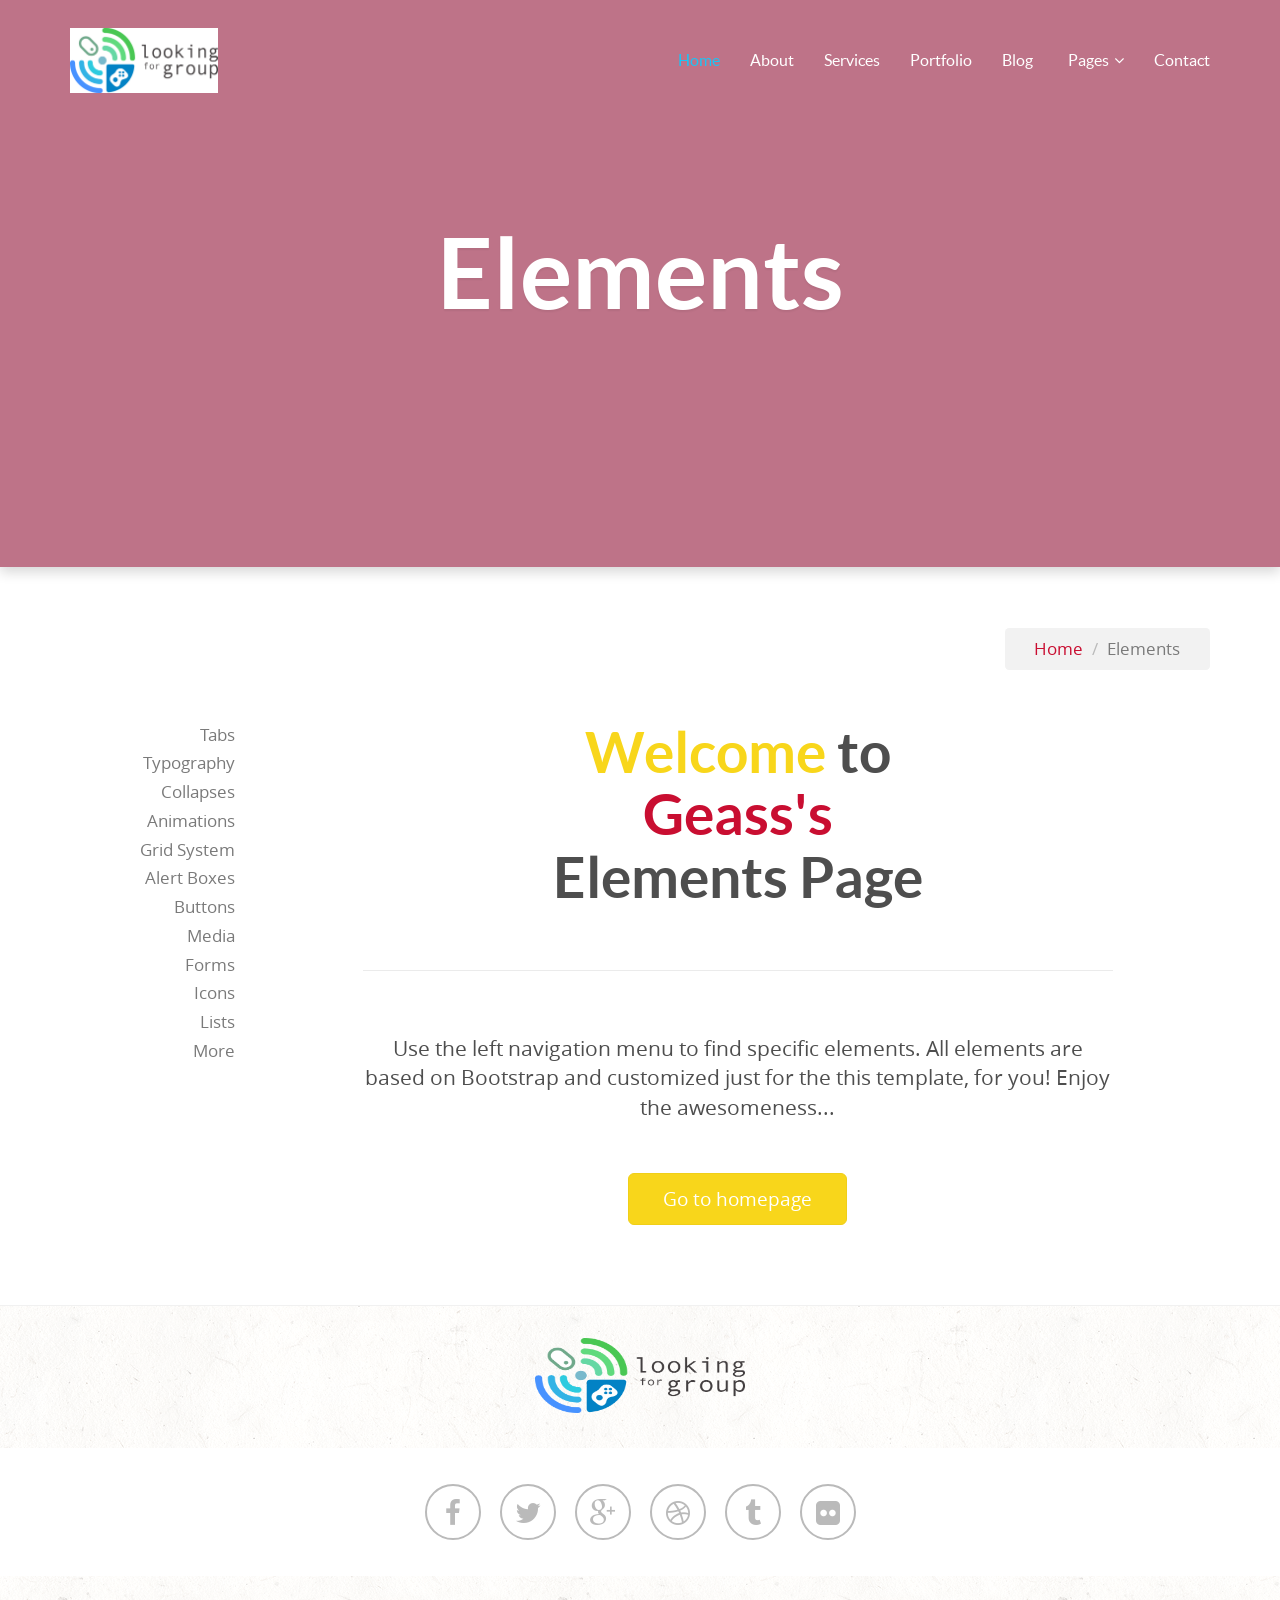
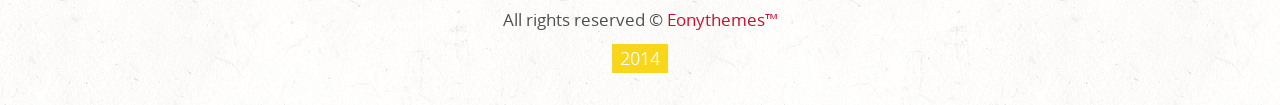
<file: elements/elements.html>
<!DOCTYPE html>
<!--[if IE 8]> <html class="ie8"> <![endif]-->
<!--[if IE 9]> <html class="ie9"> <![endif]-->
<!--[if !IE]><!--><html lang="en"> <!--<![endif]-->
    <head>
        <meta charset="utf-8">
        <title>Geass - Creative Onepage Html5 Template</title>
        <meta name="description" content="Geass is premium and creative multipurpose onepage template">
        <meta name="author" content="Eon">

        <!--[if IE]> <meta http-equiv="X-UA-Compatible" content="IE=edge"> <![endif]-->
        <meta name="viewport" content="width=device-width, initial-scale=1.0">

        <link rel="stylesheet" href="../css/fonts.css">
        <link rel="stylesheet" href="../css/bootstrap.min.css">
        <link rel="stylesheet" href="../css/font-awesome.min.css">
        <link rel="stylesheet" href="../css/animate.css">
        <link rel="stylesheet" href="../css/style.css">
        <link rel="stylesheet" href="../css/responsive.css">

        <!-- Favicon and Apple Icons -->
        <link rel="shortcut icon" href="../images/favicon.png">
        <link rel="apple-touch-icon" sizes="57x57" href="../images/faviconx57.png">
        <link rel="apple-touch-icon" sizes="72x72" href="../images/faviconx72.png">

        <!--- jQuery -->
        <script src="../js/jquery-1.11.1.min.js"></script>

        <!-- Queryloader -->
        <script src="../js/queryloader2.min.js"></script>

        <!-- Modernizr -->
        <script src="../js/modernizr.js"></script>
	    
    </head>
    <body>
        <div class="geass-loader-overlay left"></div><!-- End .geass-loader-overlay left -->
        <div class="geass-loader-overlay right"></div><!-- End .geass-loader-overlay right -->
        <!-- Header / Menu Section -->
        <header id="header" class="transparent">
            <nav class="navbar navbar-default navbar-transparent" role="navigation">
                <div class="container">
                    <!-- Brand and toggle get grouped for better mobile display -->
                    <div class="navbar-header">
                        <button type="button" class="navbar-toggle" data-toggle="collapse" data-target="#main-menu">
                            <span class="sr-only">Toggle navigation</span>
                            <span class="icon-bar"></span>
                            <span class="icon-bar"></span>
                            <span class="icon-bar"></span>
                        </button>
                        <a class="navbar-brand navbar-brand-img" href="../index.html"><img src="../images/logo-white.png" class="img-responsive logo-white" alt="logo"><img src="../images/logo.png" class="img-responsive logo-fixed" alt="logo"></a>
                    </div>

                    <!-- Collect the nav links, forms, and other content for toggling -->
                    <div class="collapse navbar-collapse navbar-right" id="main-menu">
                        <ul class="nav navbar-nav">
                            <li class="active"><a href="../index.html#home">Home</a></li>
                            <li><a href="../index.html#aboutus">About</a></li>
                            <li><a href="../index.html#services">Services</a></li>
                            <li><a href="../index.html#portfolio">Portfolio</a></li>
                            <li><a href="../index.html#blog">Blog</a></li>
                            <li class="dropdown">
                                <a href="#pages" class="dropdown-toggle" data-toggle="dropdown"><span class="sm-separator">Pages</span><i class="fa fa-angle-down"></i></a>
                                <ul class="dropdown-menu">
                                    <li><a href="../blog.html">Blog Page</a></li>
                                    <li><a href="../blog-timeline.html">Blog Timeline</a></li>
                                    <li><a href="../single.html">Blog Post Page</a></li>
                                    <li><a href="../single-portfolio.html">Portfolio Post</a></li>
                                    <li><a href="elements.html">Elements Page</a></li>
                                    <li><a href="../pricing.html">Pricing Tables</a></li>
                                    <li><a href="../404.html">404 Page</a></li>
                                </ul>
                            </li>
                            <li><a href="index.html#contactus">Contact</a></li>
                        </ul>
                    </div><!-- /.navbar-collapse -->
                </div><!-- /.container-fluid -->
            </nav>
        </header>
        <div class="page-header background3 parallax" data-stellar-background-ratio="0.4">
            <div class="container">
                <div class="row">
                    <div class="col-md-12 page-header-wrapper">
                        <h1 class="page-title">Elements</h1>
                    </div><!-- End .col-md-12 -->
                </div><!-- End .row -->
            </div><!-- End .container -->
        </div>

        <div class="md-margin2x"></div><!-- space -->

        <section id="content">
            <div class="container">
                <div class="row">
                    <div class="col-md-12">
                        <div class="breadcrumb-container clearfix">
                            <ol class="breadcrumb pull-right">
                                <li><a href="index.html" title="Go to Homepage">Home</a></li>
                                <li class="active">Elements</li>
                            </ol>
                        </div><!-- End .breadcrumb-container -->

                        <div class="xlg-margin"></div><!-- space -->
                    
                        <div class="row">
                            <div class="col-md-2 col-sm-3 col-xs-12 sidebar-menu-container">
                                <ul class="sidebar-menu">
                                    <li><a href="tabs.html">Tabs</a></li>
                                    
                                    <li><a href="typography.html">Typography</a></li>
                                    <li><a href="collapses.html">collapses</a></li>
                                    <li><a href="animations.html">animations</a></li>
                                    <li><a href="grids.html">Grid System</a></li>
                                    <li><a href="alerts.html">Alert Boxes</a></li>
                                    <li><a href="buttons.html">Buttons</a></li>
                                    <li><a href="medias.html">Media</a></li>
                                    <li><a href="forms.html">Forms</a></li>
                                    <li><a href="icons.html">Icons</a></li>
                                    <li><a href="lists.html">Lists</a></li>
                                    <li><a href="more.html">More</a></li>
                                </ul>
                            </div><!-- End .col-md-2 -->

                            <div class="col-md-8 col-sm-6 col-md-push-1 col-sm-push-2 text-center">
                                <h1><span class="yellow-color">Welcome</span> to<br><span class="red-color">Geass's </span><br>Elements Page</h1>
                                <div class="lg-margin"></div>
                                <hr>
                                <div class="lg-margin"></div>
                                <p class="lead">Use the left navigation menu to find specific elements. All elements are based on Bootstrap and customized just for the this template, for you! Enjoy the awesomeness...</p>
                                <div class="md-margin"></div>
                                <a href="../index.html" class="btn btn-lg btn-yellow">Go to homepage</a>
                            </div><!-- End .col-md-10 -->
                        </div><!-- End .row -->

                    </div><!-- End .col-md-12 -->
                </div><!-- End .row -->

            </div><!-- End .container -->
        </section><!-- End #content -->

        <footer id="footer" class="pattern11">
            <div class="container">
                <div class="row">
                    <div class="col-md-12">
                        <a href="../index.html" class="footer-logo" title="Geass - Creative Onepage Template"><img src="../images/logo.png" width="210" height="75" alt="Geass Logo"></a>
                    </div><!-- End .col-md-12 -->
                </div><!-- End .row -->
            </div><!-- End .container -->

            <div class="footer-social-icons">
                <div class="container">
                    <div class="row">
                        <div class="col-md-12">
                            <ul class="social-icons-container">
                                <li><a href="#" class="facebook add-tooltip" data-placement="top" data-toggle="tooltip" title="Follow us on Facebook"><i class="fa fa-facebook"></i></a></li>
                                <li><a href="#" class="twitter add-tooltip" data-placement="top" data-toggle="tooltip" title="Follow us on Twitter"><i class="fa fa-twitter"></i></a></li>
                                <li><a href="#" class="googleplus add-tooltip" data-placement="top" data-toggle="tooltip" title="Follow us on Google +"><i class="fa fa-google-plus"></i></a></li>
                                <li><a href="#" class="dribbble add-tooltip" data-placement="top" data-toggle="tooltip" title="Find us at Dribbble"><i class="fa fa-dribbble"></i></a></li>
                                <li><a href="#" class="tumblr add-tooltip" data-placement="top" data-toggle="tooltip" title="Find us at Tumblr"><i class="fa fa-tumblr"></i></a></li>
                                <li><a href="#" class="flickr add-tooltip" data-placement="top" data-toggle="tooltip" title="Find us at Flickr"><i class="fa fa-flickr"></i></a></li>

                            </ul>
                        </div><!-- End .col-md-12 -->
                    </div><!-- End .row -->
                </div><!-- End .container -->
            </div><!-- End .footer-social-icons -->

            <div class="container">
                <div class="row">
                    <div class="col-md-12">
                        <p>All rights reserved &copy; <a href="//wrapbootstrap.com/user/eony" title="Eonythemes">Eonythemes&trade;</a></p>
                        <span class="footer-date highlight yellow">2014</span>
                    </div><!-- End .col-md-12 -->
                </div><!-- End .row -->
            </div><!-- End .container -->
        </footer>

        <!-- scroltop -->
        <a href="#home" id="scroll-top" class="add-tooltip" data-placement="top" title="Go to top"><i class="fa fa-angle-double-up"></i></a>

        <!-- Plugins -->
        <script src="../js/bootstrap.min.js"></script>
        <script src="../js/plugins.js"></script>
        <script src="../js/main.js"></script>

    </body>
</html>
</file>
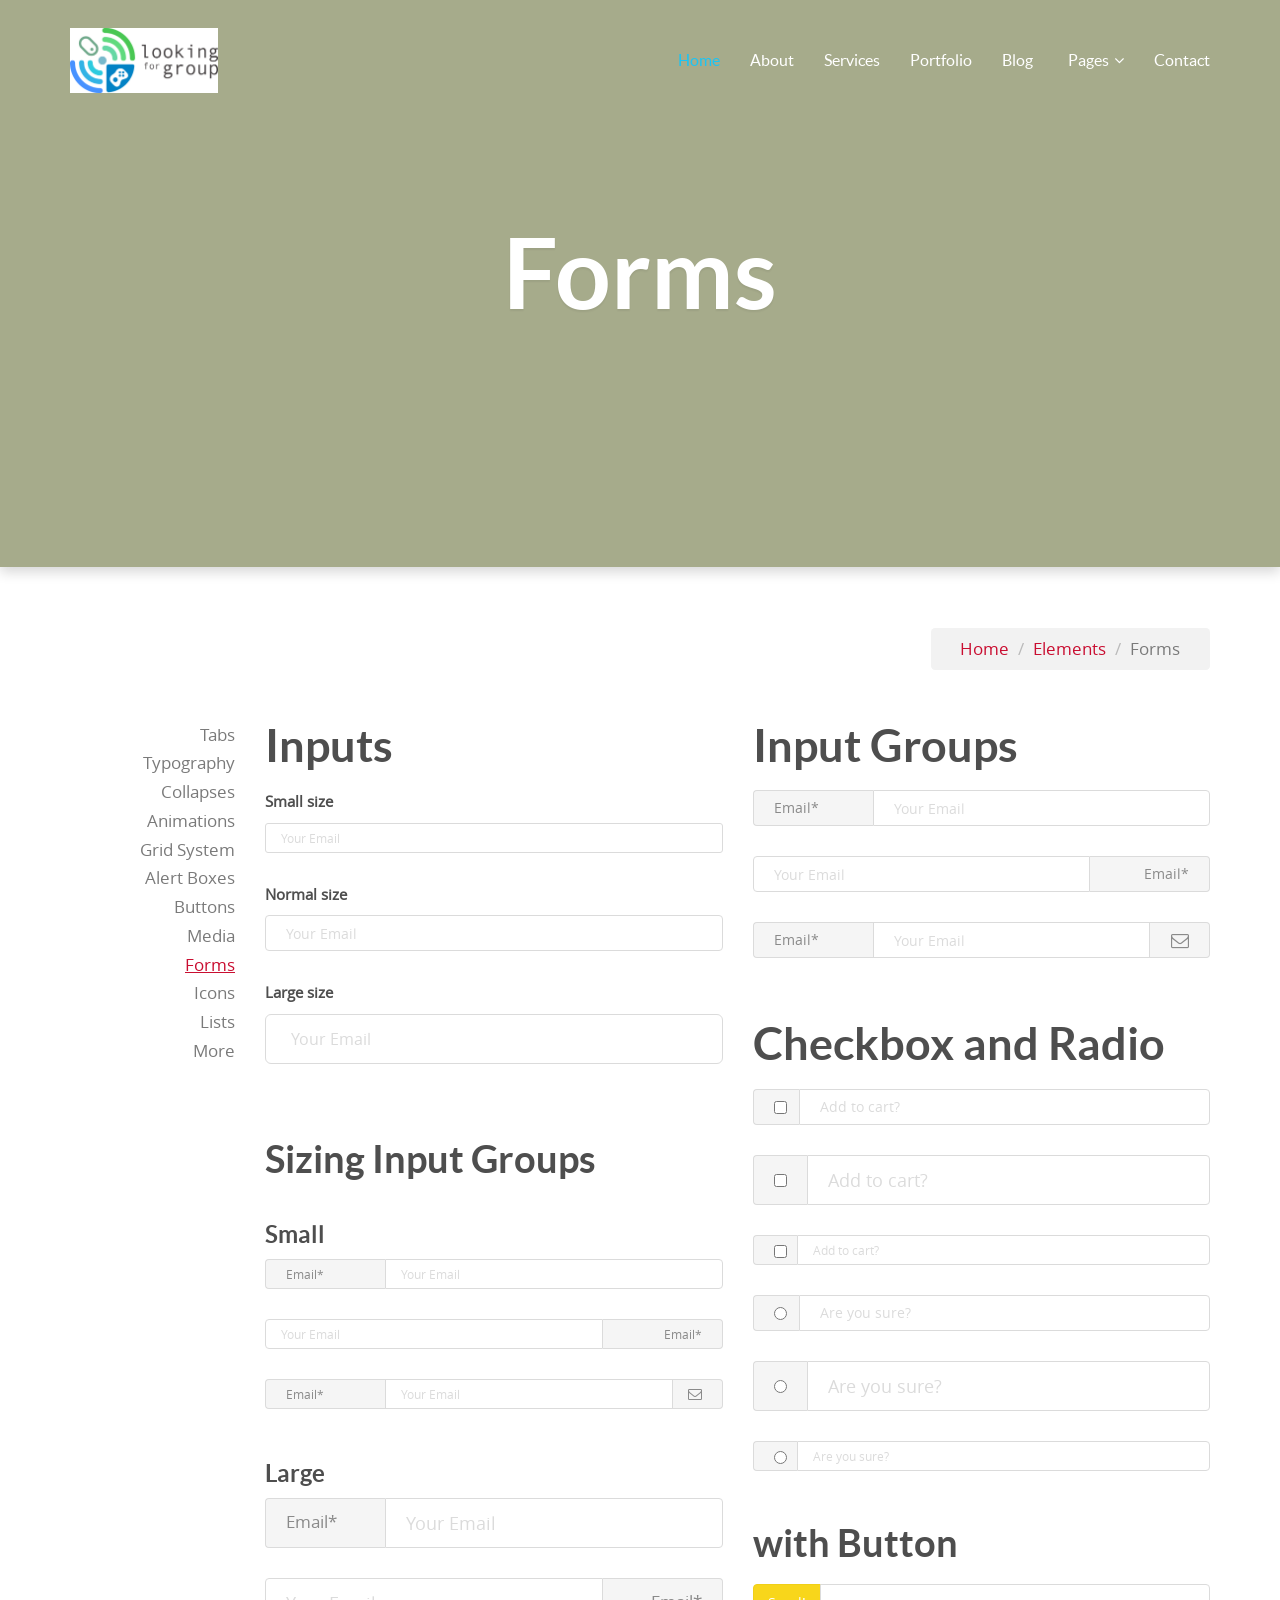
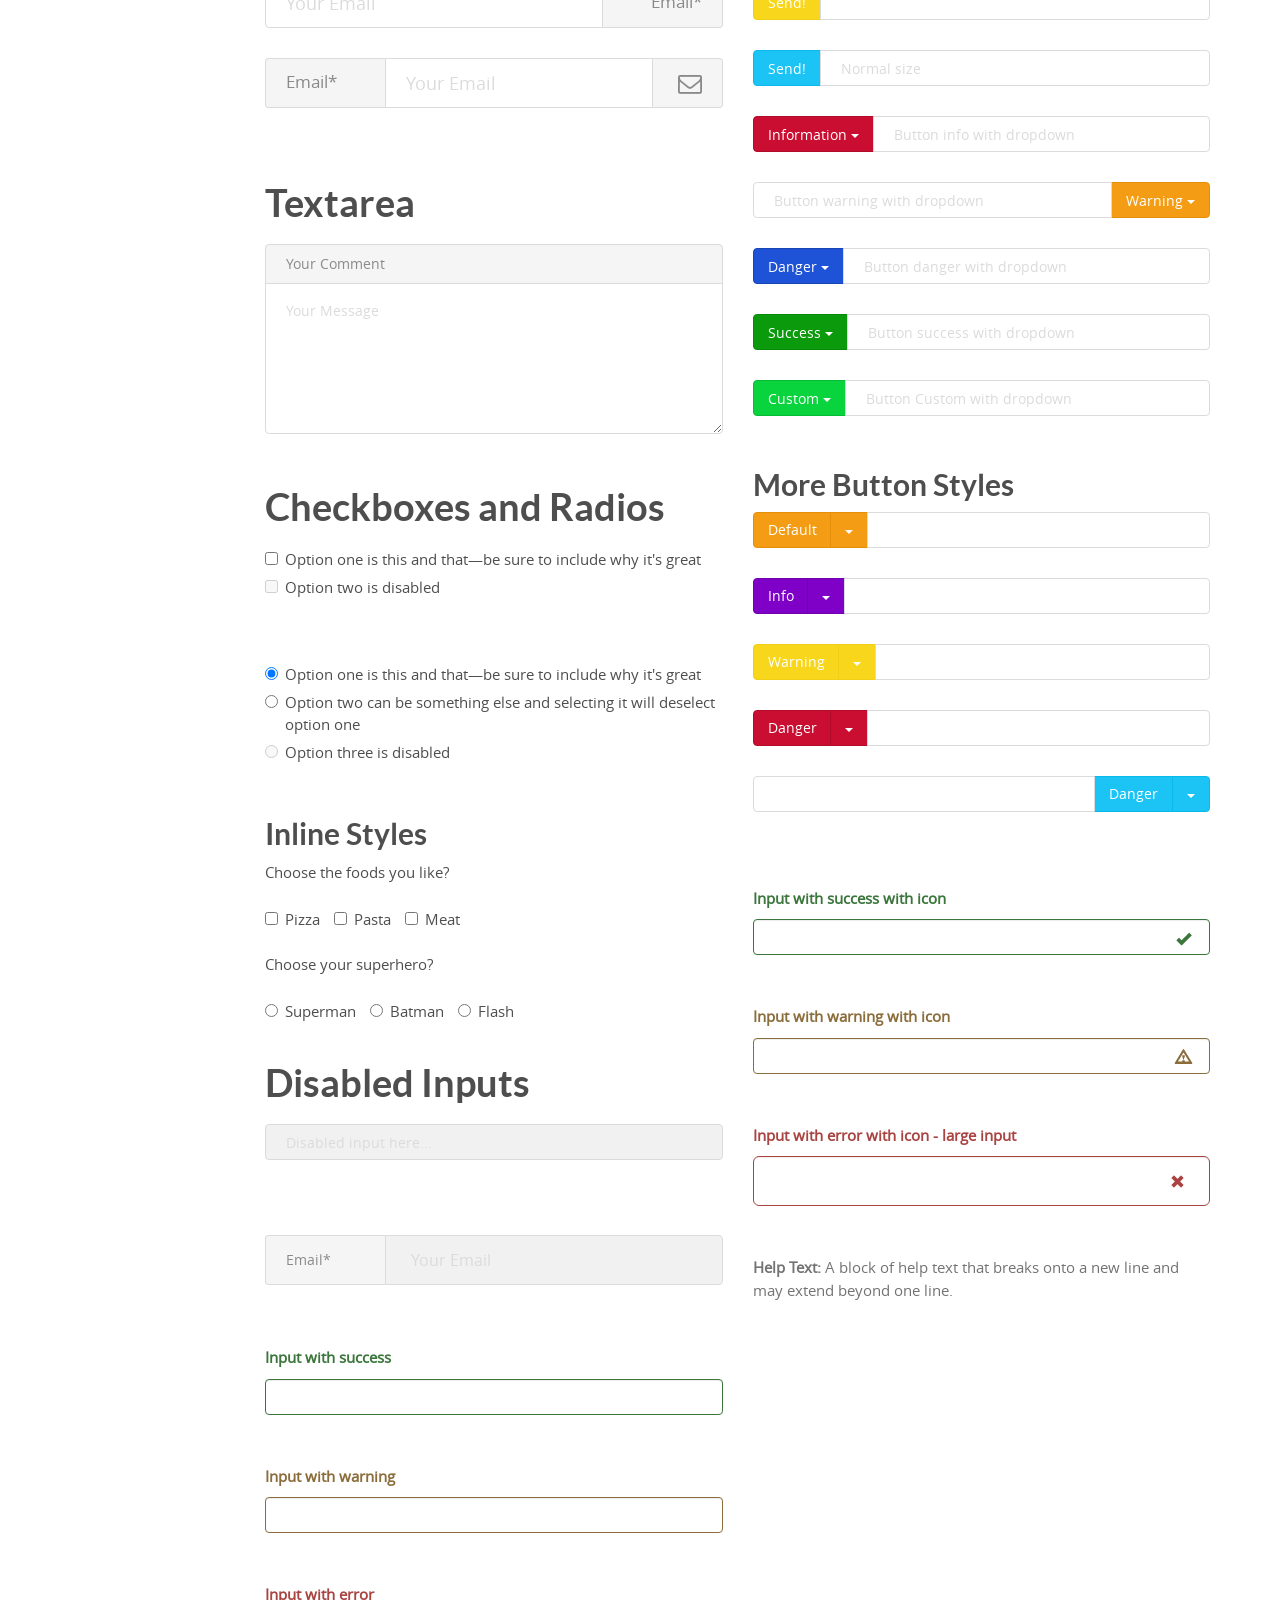
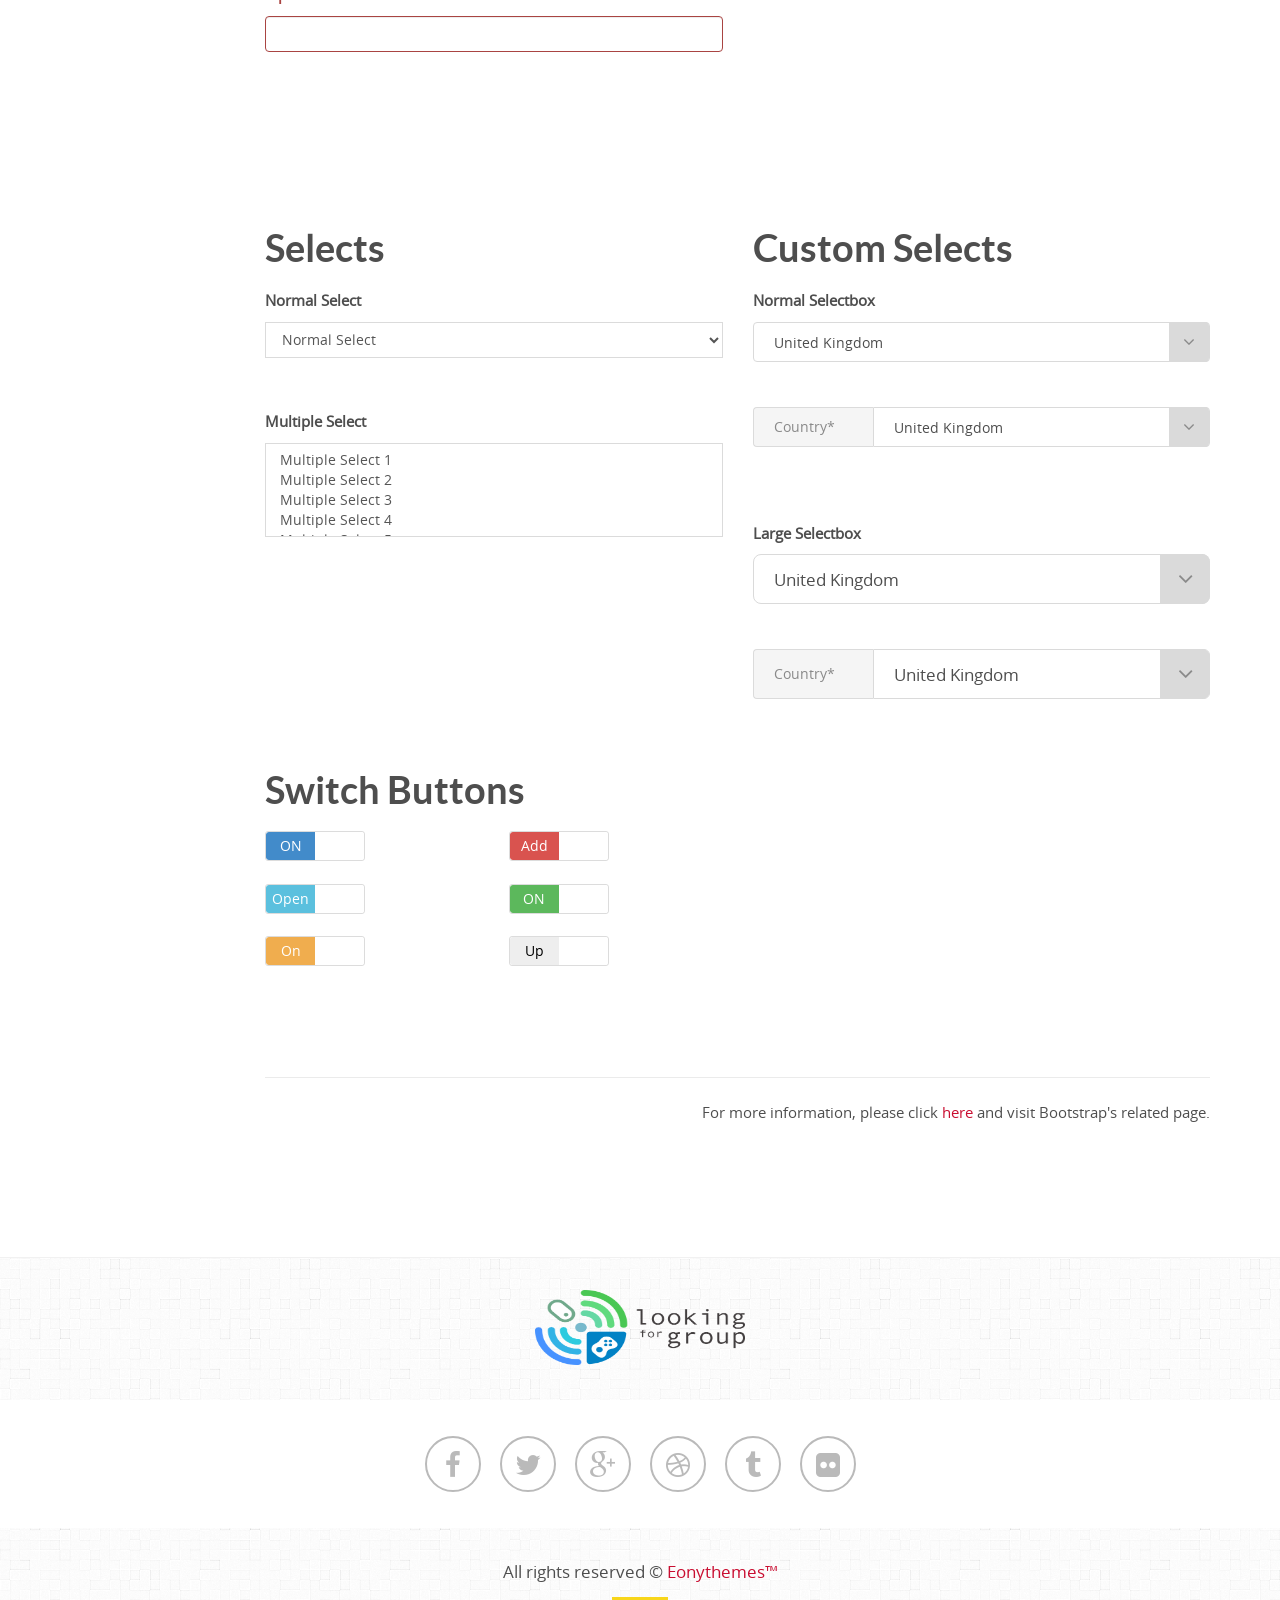
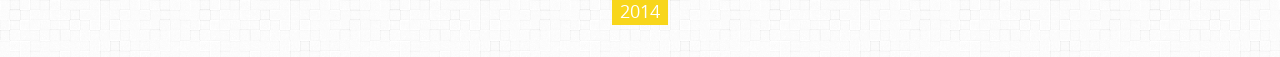
<file: elements/forms.html>
<!DOCTYPE html>
<!--[if IE 8]> <html class="ie8"> <![endif]-->
<!--[if IE 9]> <html class="ie9"> <![endif]-->
<!--[if !IE]><!--><html lang="en"> <!--<![endif]-->
    <head>
        <meta charset="utf-8">
        <title>Geass - Creative Onepage Html5 Template</title>
        <meta name="description" content="Geass is premium and creative multipurpose onepage template">
        <meta name="author" content="Eon">

        <!--[if IE]> <meta http-equiv="X-UA-Compatible" content="IE=edge"> <![endif]-->
        <meta name="viewport" content="width=device-width, initial-scale=1.0">

        <link rel="stylesheet" href="../css/fonts.css">
        <link rel="stylesheet" href="../css/bootstrap.min.css">
        <link rel="stylesheet" href="../css/font-awesome.min.css">
        <link rel="stylesheet" href="../css/jquery.selectbox.css">
        <link rel="stylesheet" href="../css/bootstrap-switch.css">
        <link rel="stylesheet" href="../css/animate.css">
        <link rel="stylesheet" href="../css/style.css">
        <link rel="stylesheet" href="../css/responsive.css">

        <!-- Favicon and Apple Icons -->
        <link rel="shortcut icon" href="../images/favicon.png">
        <link rel="apple-touch-icon" sizes="57x57" href="../images/faviconx57.png">
        <link rel="apple-touch-icon" sizes="72x72" href="../images/faviconx72.png">

        <!--- jQuery -->
        <script src="../js/jquery-1.11.1.min.js"></script>

        <!-- Queryloader -->
        <script src="../js/queryloader2.min.js"></script>

        <!-- Modernizr -->
        <script src="../js/modernizr.js"></script>
	    
    </head>
    <body>
        <div class="geass-loader-overlay left"></div><!-- End .geass-loader-overlay left -->
        <div class="geass-loader-overlay right"></div><!-- End .geass-loader-overlay right -->
        <!-- Header / Menu Section -->
        <header id="header" class="transparent">
            <nav class="navbar navbar-default navbar-transparent" role="navigation">
                <div class="container">
                    <!-- Brand and toggle get grouped for better mobile display -->
                    <div class="navbar-header">
                        <button type="button" class="navbar-toggle" data-toggle="collapse" data-target="#main-menu">
                            <span class="sr-only">Toggle navigation</span>
                            <span class="icon-bar"></span>
                            <span class="icon-bar"></span>
                            <span class="icon-bar"></span>
                        </button>
                        <a class="navbar-brand navbar-brand-img" href="../index.html"><img src="../images/logo-white.png" class="img-responsive logo-white" alt="logo"><img src="../images/logo.png" class="img-responsive logo-fixed" alt="logo"></a>
                    </div>

                    <!-- Collect the nav links, forms, and other content for toggling -->
                    <div class="collapse navbar-collapse navbar-right" id="main-menu">
                        <ul class="nav navbar-nav">
                            <li class="active"><a href="../index.html#home">Home</a></li>
                            <li><a href="../index.html#aboutus">About</a></li>
                            <li><a href="../index.html#services">Services</a></li>
                            <li><a href="../index.html#portfolio">Portfolio</a></li>
                            <li><a href="../index.html#blog">Blog</a></li>
                            <li class="dropdown">
                                <a href="#pages" class="dropdown-toggle" data-toggle="dropdown"><span class="sm-separator">Pages</span><i class="fa fa-angle-down"></i></a>
                                <ul class="dropdown-menu">
                                    <li><a href="../blog.html">Blog Page</a></li>
                                    <li><a href="../blog-timeline.html">Blog Timeline</a></li>
                                    <li><a href="../single.html">Blog Post Page</a></li>
                                    <li><a href="../single-portfolio.html">Portfolio Post</a></li>
                                    <li><a href="elements.html">Elements Page</a></li>
                                    <li><a href="../pricing.html">Pricing Tables</a></li>
                                    <li><a href="../404.html">404 Page</a></li>
                                </ul>
                            </li>
                            <li><a href="index.html#contactus">Contact</a></li>
                        </ul>
                    </div><!-- /.navbar-collapse -->
                </div><!-- /.container-fluid -->
            </nav>
        </header>
        <div class="page-header background4 parallax" data-stellar-background-ratio="0.4">
            <div class="container">
                <div class="row">
                    <div class="col-md-12 page-header-wrapper">
                        <h1 class="page-title">Forms</h1>
                    </div><!-- End .col-md-12 -->
                </div><!-- End .row -->
            </div><!-- End .container -->
        </div>

        <div class="md-margin2x"></div><!-- space -->

        <section id="content">
            <div class="container">
                <div class="row">
                    <div class="col-md-12">
                        <div class="breadcrumb-container clearfix">
                            <ol class="breadcrumb pull-right">
                                <li><a href="index.html" title="Go to Homepage">Home</a></li>
                                <li><a href="#" title="Elements">Elements</a></li>
                                <li class="active">Forms</li>
                            </ol>
                        </div><!-- End .breadcrumb-container -->

                        <div class="xlg-margin"></div><!-- space -->
                    
                        <div class="row">
                            <div class="col-md-2 col-sm-3 col-xs-12 sidebar-menu-container">
                                <ul class="sidebar-menu">
                                    <li><a href="tabs.html">Tabs</a></li>
                                    
                                    <li><a href="typography.html">Typography</a></li>
                                    <li><a href="collapses.html">collapses</a></li>
                                    <li><a href="animations.html">animations</a></li>
                                    <li><a href="grids.html">Grid System</a></li>
                                    <li><a href="alerts.html">Alert Boxes</a></li>
                                    <li><a href="buttons.html">Buttons</a></li>
                                    <li><a href="medias.html">Media</a></li>
                                    <li class="active"><a href="forms.html">Forms</a></li>
                                    <li><a href="icons.html">Icons</a></li>
                                    <li><a href="lists.html">Lists</a></li>
                                    <li><a href="more.html">More</a></li>
                                </ul>
                            </div><!-- End .col-md-2 -->

                            <div class="col-md-10 col-sm-9 col-xs-12">
                            <div class="row">
                                <div class="col-md-6 col-sm-12 col-xs-12 lg-margin">
                                    <h2>Inputs</h2>
                                    <label for="text1">Small size</label>
                                    <input type="text" name="text2" id="text2" class="form-control input-sm" placeholder="Your Email">
                                    <label for="text1">Normal size</label>
                                    <input type="text" name="text1" id="text1" class="form-control" placeholder="Your Email">
                                    <label for="text1">Large size</label>
                                    <input type="text" name="text3" id="text3" class="form-control input-lg" placeholder="Your Email">

                                    <br><br>
                                    <h3>Sizing Input Groups</h3>
                                    <br>
                                    <h5>Small</h5>
                                    <div class="input-group input-group-sm">
                                        <span class="input-group-addon">Email*</span>
                                        <input type="email" required="" class="form-control" placeholder="Your Email">
                                    </div>
                                    <div class="input-group input-group-sm">
                                        <input type="email" required="" class="form-control" placeholder="Your Email">
                                        <span class="input-group-addon">Email*</span>
                                    </div>

                                    <div class="input-group input-group-sm">
                                        <span class="input-group-addon">Email*</span>
                                        <input type="email" required="" class="form-control" placeholder="Your Email">
                                        <span class="input-group-addon icon-addon"><i class="fa fa-envelope-o"></i></span>
                                    </div>
                                    <br>
                                    <h5>Large</h5>
                                    <div class="input-group input-group-lg">
                                        <span class="input-group-addon">Email*</span>
                                        <input type="email" required="" class="form-control" placeholder="Your Email">
                                    </div><!-- End .input-group -->
                                    <div class="input-group input-group-lg">
                                        <input type="email" required="" class="form-control" placeholder="Your Email">
                                        <span class="input-group-addon">Email*</span>
                                    </div><!-- End .input-group -->

                                    <div class="input-group input-group-lg">
                                        <span class="input-group-addon">Email*</span>
                                        <input type="email" required="" class="form-control" placeholder="Your Email">
                                        <span class="input-group-addon icon-addon"><i class="fa fa-envelope-o"></i></span>
                                    </div><!-- End .input-group -->

                                    <br><br>
                                    <h3>Textarea</h3>
                                    <div class="input-group textarea-container">
                                        <span class="input-group-addon">Your Comment</span>
                                        <textarea name="contact-message" id="contact-message" class="form-control" cols="30" rows="6" placeholder="Your Message"></textarea>
                                    </div><!-- End .input-group -->

                                    <br>
                                    <h3>Checkboxes and Radios</h3>
                                    <div class="checkbox">
                                      <label>
                                        <input type="checkbox" value="">
                                        Option one is this and that&mdash;be sure to include why it's great
                                      </label>
                                    </div>
                                    <div class="checkbox disabled">
                                      <label>
                                        <input type="checkbox" value="" disabled>
                                        Option two is disabled
                                      </label>
                                    </div><!-- End .input-group -->

                                    <br><br>

                                    <div class="radio">
                                      <label>
                                        <input type="radio" name="optionsRadios" id="optionsRadios1" value="option1" checked>
                                        Option one is this and that&mdash;be sure to include why it's great
                                      </label>
                                    </div>
                                    <div class="radio">
                                      <label>
                                        <input type="radio" name="optionsRadios" id="optionsRadios2" value="option2">
                                        Option two can be something else and selecting it will deselect option one
                                      </label>
                                    </div>
                                    <div class="radio disabled">
                                      <label>
                                        <input type="radio" name="optionsRadios" id="optionsRadios3" value="option3" disabled>
                                        Option three is disabled
                                      </label>
                                    </div>

                                    <br><br>
                                    <h4>Inline Styles</h4>
                                    <p>Choose the foods you like?</p>
                                    <label class="checkbox-inline">
                                        <input type="checkbox" id="inlineCheckbox1" value="option1">Pizza
                                    </label>
                                    <label class="checkbox-inline">
                                        <input type="checkbox" id="inlineCheckbox2" value="option2">Pasta
                                    </label>
                                    <label class="checkbox-inline">
                                        <input type="checkbox" id="inlineCheckbox3" value="option3">Meat
                                    </label>
                                    <br><br>
                                    <p>Choose your superhero?</p>
                                    <label class="radio-inline">
                                        <input type="radio" name="inlineRadioOptions" id="inlineRadio1" value="option1">Superman
                                    </label>
                                    <label class="radio-inline">
                                        <input type="radio" name="inlineRadioOptions" id="inlineRadio2" value="option2">Batman
                                    </label>
                                    <label class="radio-inline">
                                        <input type="radio" name="inlineRadioOptions" id="inlineRadio3" value="option3">Flash
                                    </label>

                                    <div class="lg-margin"></div><!-- space -->

                                    <h3>Disabled Inputs</h3>
                                    <input class="form-control" id="disabledInput" type="text" placeholder="Disabled input here..." disabled>

                                    <br><br>
                                    <div class="input-group">
                                        <span class="input-group-addon">Email*</span>
                                        <input type="text" required="" class="form-control input-lg" placeholder="Your Email" disabled>
                                    </div><!-- End .input-group -->

                                    <div class="md-margin"></div><!-- space -->

                                    <div class="form-group has-success">
                                        <label class="control-label" for="inputSuccess1">Input with success</label>
                                        <input type="text" class="form-control" id="inputSuccess1">
                                    </div><!-- End .form-group -->
                                    <div class="form-group has-warning">
                                        <label class="control-label" for="inputWarning1">Input with warning</label>
                                        <input type="text" class="form-control" id="inputWarning1">
                                    </div><!-- End .form-group -->
                                    <div class="form-group has-error">
                                        <label class="control-label" for="inputError1">Input with error</label>
                                        <input type="text" class="form-control" id="inputError1">
                                    </div><!-- End .form-group -->

                                    <br><br>

                                </div><!-- End .col-md-6 -->
                                <div class="col-md-6 col-sm-12 col-xs-12">
                                    <h2>Input Groups</h2>
                                    <div class="input-group">
                                        <span class="input-group-addon">Email*</span>
                                        <input type="email" required="" class="form-control" placeholder="Your Email">
                                    </div><!-- End .input-group -->
                                    <div class="input-group">
                                        <input type="email" required="" class="form-control" placeholder="Your Email">
                                        <span class="input-group-addon">Email*</span>
                                    </div><!-- End .input-group -->

                                    <div class="input-group">
                                        <span class="input-group-addon">Email*</span>
                                        <input type="email" required="" class="form-control" placeholder="Your Email">
                                        <span class="input-group-addon icon-addon"><i class="fa fa-envelope-o"></i></span>
                                    </div><!-- End .input-group -->

                                    <div class="md-margin"></div>

                                    <h2>Checkbox and Radio</h2>
                                    <div class="input-group">
                                        <span class="input-group-addon no-minwidth">
                                        <input type="checkbox">
                                        </span>
                                        <input type="text" class="form-control" placeholder="Add to cart?">
                                    </div><!-- /input-group -->
                                    <div class="input-group input-group-lg">
                                        <span class="input-group-addon no-minwidth">
                                        <input type="checkbox">
                                        </span>
                                        <input type="text" class="form-control" placeholder="Add to cart?">
                                    </div><!-- /input-group -->
                                    <div class="input-group input-group-sm">
                                        <span class="input-group-addon no-minwidth">
                                        <input type="checkbox">
                                        </span>
                                        <input type="text" class="form-control" placeholder="Add to cart?">
                                    </div><!-- /input-group -->

                                    <div class="input-group">
                                        <span class="input-group-addon no-minwidth">
                                        <input type="radio">
                                        </span>
                                        <input type="text" class="form-control" placeholder="Are you sure?">
                                    </div><!-- /input-group -->
                                    <div class="input-group input-group-lg">
                                        <span class="input-group-addon no-minwidth">
                                        <input type="radio">
                                        </span>
                                        <input type="text" class="form-control" placeholder="Are you sure?">
                                    </div><!-- /input-group -->
                                    <div class="input-group input-group-sm">
                                        <span class="input-group-addon no-minwidth">
                                        <input type="radio">
                                        </span>
                                        <input type="text" class="form-control" placeholder="Are you sure?">
                                    </div><!-- /input-group -->
                                    <br>
                                    <h3>with Button</h3>
                                    <div class="input-group">
                                        <span class="input-group-btn">
                                        <button class="btn btn-yellow" type="button">Send!</button>
                                        </span>
                                        <input type="text" class="form-control">
                                    </div><!-- /input-group -->

                                    <div class="input-group">
                                        <span class="input-group-btn">
                                        <button class="btn btn-lightblue" type="button">Send!</button>
                                        </span>
                                        <input type="text" class="form-control" placeholder="Normal size">
                                    </div><!-- /input-group -->

                                    <div class="input-group">
                                      <div class="input-group-btn">
                                        <button type="button" class="btn btn-red dropdown-toggle" data-toggle="dropdown">Information <span class="caret"></span></button>
                                        <ul class="dropdown-menu" role="menu">
                                          <li><a href="#">Action</a></li>
                                          <li><a href="#">Another action</a></li>
                                          <li><a href="#">Something else here</a></li>
                                          <li><a href="#">Separated link</a></li>
                                        </ul>
                                      </div><!-- /btn-group -->
                                      <input type="text" class="form-control" placeholder="Button info with dropdown">
                                    </div><!-- /input-group -->

                                    <div class="input-group">
                                      
                                      <input type="text" class="form-control" placeholder="Button warning with dropdown">
                                      <div class="input-group-btn">
                                        <button type="button" class="btn btn-orange dropdown-toggle" data-toggle="dropdown">Warning <span class="caret"></span></button>
                                        <ul class="dropdown-menu pull-right" role="menu">
                                          <li><a href="#">Action</a></li>
                                          <li><a href="#">Another action</a></li>
                                          <li><a href="#">Something else here</a></li>
                                          <li><a href="#">Separated link</a></li>
                                        </ul>
                                      </div><!-- /btn-group -->
                                    </div><!-- /input-group -->

                                    <div class="input-group">
                                      <div class="input-group-btn">
                                        <button type="button" class="btn btn-blue dropdown-toggle" data-toggle="dropdown">Danger <span class="caret"></span></button>
                                        <ul class="dropdown-menu" role="menu">
                                          <li><a href="#">Action</a></li>
                                          <li><a href="#">Another action</a></li>
                                          <li><a href="#">Something else here</a></li>
                                          
                                          <li><a href="#">Separated link</a></li>
                                        </ul>
                                      </div><!-- /btn-group -->
                                      <input type="text" class="form-control" placeholder="Button danger with dropdown">
                                    </div><!-- /input-group -->

                                    <div class="input-group">
                                      <div class="input-group-btn">
                                        <button type="button" class="btn btn-green dropdown-toggle" data-toggle="dropdown">Success <span class="caret"></span></button>
                                        <ul class="dropdown-menu" role="menu">
                                          <li><a href="#">Action</a></li>
                                          <li><a href="#">Another action</a></li>
                                          <li><a href="#">Something else here</a></li>
                                          <li><a href="#">Separated link</a></li>
                                        </ul>
                                      </div><!-- /btn-group -->
                                      <input type="text" class="form-control" placeholder="Button success with dropdown">
                                    </div><!-- /input-group -->

                                    <div class="input-group">
                                      <div class="input-group-btn">
                                        <button type="button" class="btn btn-lightgreen dropdown-toggle" data-toggle="dropdown">Custom <span class="caret"></span></button>
                                        <ul class="dropdown-menu" role="menu">
                                          <li><a href="#">Action</a></li>
                                          <li><a href="#">Another action</a></li>
                                          <li><a href="#">Something else here</a></li>
                                          <li><a href="#">Separated link</a></li>
                                        </ul>
                                      </div><!-- /btn-group -->
                                      <input type="text" class="form-control" placeholder="Button Custom with dropdown">
                                    </div><!-- /input-group -->
                                    
                                    <br>
                                    <h4>More Button Styles</h4>
                                    <div class="input-group">
                                      <div class="input-group-btn">
                                        <button type="button" class="btn btn-orange" tabindex="-1">Default</button>
                                        <button type="button" class="btn btn-orange dropdown-toggle" data-toggle="dropdown" tabindex="-1">
                                          <span class="caret"></span>
                                          <span class="sr-only">Toggle Dropdown</span>
                                        </button>
                                        <ul class="dropdown-menu" role="menu">
                                          <li><a href="#">Action</a></li>
                                          <li><a href="#">Another action</a></li>
                                          <li><a href="#">Something else here</a></li>
                                          <li><a href="#">Separated link</a></li>
                                        </ul>
                                      </div>
                                      <input type="text" class="form-control">
                                    </div><!-- /input-group -->

                                    <div class="input-group">
                                      <div class="input-group-btn">
                                        <button type="button" class="btn btn-purple" tabindex="-1">Info</button>
                                        <button type="button" class="btn btn-purple dropdown-toggle" data-toggle="dropdown" tabindex="-1">
                                          <span class="caret"></span>
                                          <span class="sr-only">Toggle Dropdown</span>
                                        </button>
                                        <ul class="dropdown-menu" role="menu">
                                          <li><a href="#">Action</a></li>
                                          <li><a href="#">Another action</a></li>
                                          <li><a href="#">Something else here</a></li>
                                          <li><a href="#">Separated link</a></li>
                                        </ul>
                                      </div>
                                      <input type="text" class="form-control">
                                    </div><!-- /input-group -->

                                    <div class="input-group">
                                      <div class="input-group-btn">
                                        <button type="button" class="btn btn-yellow" tabindex="-1">Warning</button>
                                        <button type="button" class="btn btn-yellow dropdown-toggle" data-toggle="dropdown" tabindex="-1">
                                          <span class="caret"></span>
                                          <span class="sr-only">Toggle Dropdown</span>
                                        </button>
                                        <ul class="dropdown-menu" role="menu">
                                          <li><a href="#">Action</a></li>
                                          <li><a href="#">Another action</a></li>
                                          <li><a href="#">Something else here</a></li>
                                          <li><a href="#">Separated link</a></li>
                                        </ul>
                                      </div>
                                      <input type="text" class="form-control">
                                    </div><!-- /input-group -->

                                    <div class="input-group">
                                      <div class="input-group-btn">
                                        <button type="button" class="btn btn-red" tabindex="-1">Danger</button>
                                        <button type="button" class="btn btn-red dropdown-toggle" data-toggle="dropdown" tabindex="-1">
                                          <span class="caret"></span>
                                          <span class="sr-only">Toggle Dropdown</span>
                                        </button>
                                        <ul class="dropdown-menu" role="menu">
                                          <li><a href="#">Action</a></li>
                                          <li><a href="#">Another action</a></li>
                                          <li><a href="#">Something else here</a></li>
                                          <li><a href="#">Separated link</a></li>
                                        </ul>
                                      </div>
                                      <input type="text" class="form-control">
                                    </div><!-- /input-group -->

                                    <div class="input-group">
                                      
                                      <input type="text" class="form-control">
                                      <div class="input-group-btn">
                                        <button type="button" class="btn btn-lightblue" tabindex="-1">Danger</button>
                                        <button type="button" class="btn btn-lightblue dropdown-toggle" data-toggle="dropdown" tabindex="-1">
                                          <span class="caret"></span>
                                          <span class="sr-only">Toggle Dropdown</span>
                                        </button>
                                        <ul class="dropdown-menu pull-right" role="menu">
                                          <li><a href="#">Action</a></li>
                                          <li><a href="#">Another action</a></li>
                                          <li><a href="#">Something else here</a></li>
                                          <li><a href="#">Separated link</a></li>
                                        </ul>
                                      </div>
                                    </div><!-- /input-group -->

                                <br><br>

                                <div class="form-group has-success has-feedback">
                                        <label class="control-label" for="inputSuccess2">Input with success with icon</label>
                                        <input type="text" class="form-control" id="inputSuccess2">
                                        <span class="glyphicon glyphicon-ok form-control-feedback"></span>
                                    </div>
                                    <div class="form-group has-warning has-feedback">
                                        <label class="control-label" for="inputWarning2">Input with warning with icon</label>
                                        <input type="text" class="form-control" id="inputWarning2">
                                        <span class="glyphicon glyphicon-warning-sign form-control-feedback"></span>
                                    </div>
                                    <div class="form-group has-error has-feedback">
                                        <label class="control-label" for="inputError2">Input with error with icon - large input</label>
                                        <input type="text" class="form-control input-lg" id="inputError2">
                                        <span class="glyphicon glyphicon-remove form-control-feedback"></span>
                                    </div>
                                    <span class="help-block"><strong>Help Text:</strong> A block of help text that breaks onto a new line and may extend beyond one line.</span>

                                </div><!-- End .col-md-6 -->
                            </div><!-- End .row -->
                            

                            <div class="lg-margin"></div><!-- space -->


                            <div class="row">
                                <div class="col-md-6 col-sm-12 col-xs-12 md-margin">
                                    <h3>Selects</h3>

                                    <label>Normal Select</label>
                                    <select class="form-control">
                                        <option>Normal Select</option>
                                        <option>Normal Select 2</option>
                                        <option>Normal Select 3</option>
                                        <option>Normal Select 4</option>
                                        <option>Normal Select 5</option>
                                    </select>

                                    <br>

                                    <label>Multiple Select</label>
                                    <select multiple class="form-control">
                                        <option>Multiple Select 1</option>
                                        <option>Multiple Select 2</option>
                                        <option>Multiple Select 3</option>
                                        <option>Multiple Select 4</option>
                                        <option>Multiple Select 5</option>
                                    </select>

                                </div><!-- End .col-md-6 -->

                                <div class="col-md-6 col-sm-12 col-xs-12">
                                    <h3>Custom Selects</h3>

                                    <label>Normal Selectbox</label>
                                    <div class="normal-selectbox clearfix">
                                        <select id="country" name="country" class="selectbox">
                                            <option  value="United Kingdom">United Kingdom</option>
                                            <option  value="Brazil">Brazil</option>
                                            <option  value="France">France</option>
                                            <option  value="Italy">Italy</option>
                                            <option  value="Spain">Spain</option>
                                        </select>
                                    </div><!-- End .normal-selectbox-->

                                    <br><br>

                                    <div class="input-group">
                                        <span class="input-group-addon">Country*</span>
                                        <div class="clearfix">
                                            <select id="country-4" name="country-4" class="selectbox">
                                                <option  value="United Kingdom">United Kingdom</option>
                                                <option  value="Brazil">Brazil</option>
                                                <option  value="France">France</option>
                                                <option  value="Italy">Italy</option>
                                                <option  value="Spain">Spain</option>
                                            </select>
                                        </div><!-- End .large-selectbox-->
                                    </div><!-- End .input-group -->

                                    <br><br>
                                    
                                    <label>Large Selectbox</label>
                                    <div class="large-selectbox clearfix">
                                        <select id="country-2" name="country" class="selectbox">
                                            <option  value="United Kingdom">United Kingdom</option>
                                            <option  value="Brazil">Brazil</option>
                                            <option  value="France">France</option>
                                            <option  value="Italy">Italy</option>
                                            <option  value="Spain">Spain</option>
                                        </select>
                                    </div><!-- End .large-selectbox-->

                                    <br><br>

                                    <div class="input-group">
                                        <span class="input-group-addon">Country*</span>
                                        <div class="large-selectbox clearfix">
                                            <select id="country-3" name="country" class="selectbox">
                                                <option  value="United Kingdom">United Kingdom</option>
                                                <option  value="Brazil">Brazil</option>
                                                <option  value="France">France</option>
                                                <option  value="Italy">Italy</option>
                                                <option  value="Spain">Spain</option>
                                            </select>
                                        </div><!-- End .large-selectbox-->
                                    </div><!-- End .input-group -->

                                </div><!-- End .col-md-6 -->
                            </div><!-- End .row -->

                            <div class="lg-margin"></div><!-- space -->

                            <div class="row">
                                <div class="col-md-6 col-sm-12 col-xs-12 md-margin">
                                    <h3>Switch Buttons</h3>
                                    <div class="row">
                                        <div class="col-md-6 col-sm-6 col-xs-12">
                                            <input type="checkbox" name="my-checkbox" class="switch" checked>
                                            <br><br>
                                            <input type="checkbox" data-on-text="Open" data-off-text="Close" data-on-color="info" name="my-checkbox" class="switch" checked>
                                            <br><br>
                                            <input type="checkbox" data-on-text="On" data-off-text="Off" data-on-color="warning" name="my-checkbox" class="switch" checked>
                                        </div><!-- End .col-md-6 -->
                                        <div class="col-md-6 col-sm-6 col-xs-12">
                                            <input type="checkbox" data-on-color="danger" data-on-text="Add" data-off-text="Erase" name="my-checkbox" class="switch" checked>
                                            <br><br>
                                            <input type="checkbox" data-on-color="success" name="my-checkbox" class="switch" checked>
                                            <br><br>
                                            <input type="checkbox" data-on-text="Up" data-off-text="Down" data-on-color="default" name="my-checkbox" class="switch" checked>
                                        </div><!-- End .col-md-6 -->
                                     </div><!-- End .row -->
                                </div><!-- End .col-md-6 -->

                                <div class="col-md-6 col-sm-6 col-xs-12">
                                    

                                </div><!-- End .col-md-6 -->
                            </div><!-- End .row -->
                            

                            <div class="lg-margin2x"></div><!-- space -->
                            <hr>
                            <p class="text-right">For more information, please click <a href="//getbootstrap.com/components/#input-groups" target="_blank" title="Bootstrap Input Groups">here</a> and visit Bootstrap's related page.</p>
                            <div class="md-margin"></div><!-- space -->                                       
                            </div><!-- End .col-md-10 -->
                        </div><!-- End .row -->

                    </div><!-- End .col-md-12 -->
                </div><!-- End .row -->

            </div><!-- End .container -->
        </section><!-- End #content -->

        <footer id="footer" class="pattern17">
            <div class="container">
                <div class="row">
                    <div class="col-md-12">
                        <a href="../index.html" class="footer-logo" title="Geass - Creative Onepage Template"><img src="../images/logo.png" width="210" height="75" alt="Geass Logo"></a>
                    </div><!-- End .col-md-12 -->
                </div><!-- End .row -->
            </div><!-- End .container -->

            <div class="footer-social-icons">
                <div class="container">
                    <div class="row">
                        <div class="col-md-12">
                            <ul class="social-icons-container">
                                <li><a href="#" class="facebook add-tooltip" data-placement="top" data-toggle="tooltip" title="Follow us on Facebook"><i class="fa fa-facebook"></i></a></li>
                                <li><a href="#" class="twitter add-tooltip" data-placement="top" data-toggle="tooltip" title="Follow us on Twitter"><i class="fa fa-twitter"></i></a></li>
                                <li><a href="#" class="googleplus add-tooltip" data-placement="top" data-toggle="tooltip" title="Follow us on Google +"><i class="fa fa-google-plus"></i></a></li>
                                <li><a href="#" class="dribbble add-tooltip" data-placement="top" data-toggle="tooltip" title="Find us at Dribbble"><i class="fa fa-dribbble"></i></a></li>
                                <li><a href="#" class="tumblr add-tooltip" data-placement="top" data-toggle="tooltip" title="Find us at Tumblr"><i class="fa fa-tumblr"></i></a></li>
                                <li><a href="#" class="flickr add-tooltip" data-placement="top" data-toggle="tooltip" title="Find us at Flickr"><i class="fa fa-flickr"></i></a></li>

                            </ul>
                        </div><!-- End .col-md-12 -->
                    </div><!-- End .row -->
                </div><!-- End .container -->
            </div><!-- End .footer-social-icons -->

            <div class="container">
                <div class="row">
                    <div class="col-md-12">
                        <p>All rights reserved &copy; <a href="//wrapbootstrap.com/user/eony" title="Eonythemes">Eonythemes&trade;</a></p>
                        <span class="footer-date highlight yellow">2014</span>
                    </div><!-- End .col-md-12 -->
                </div><!-- End .row -->
            </div><!-- End .container -->
        </footer>

        <!-- scroltop -->
        <a href="#home" id="scroll-top" class="add-tooltip" data-placement="top" title="Go to top"><i class="fa fa-angle-double-up"></i></a>

        <!-- Plugins -->
        <script src="../js/bootstrap.min.js"></script>
        <script src="../js/plugins.js"></script>
        <script src="../js/jquery.selectbox.min.js"></script>
        <script src="../js/bootstrap-switch.min.js"></script>
        <script src="../js/main.js"></script>
        
    </body>
</html>
</file>
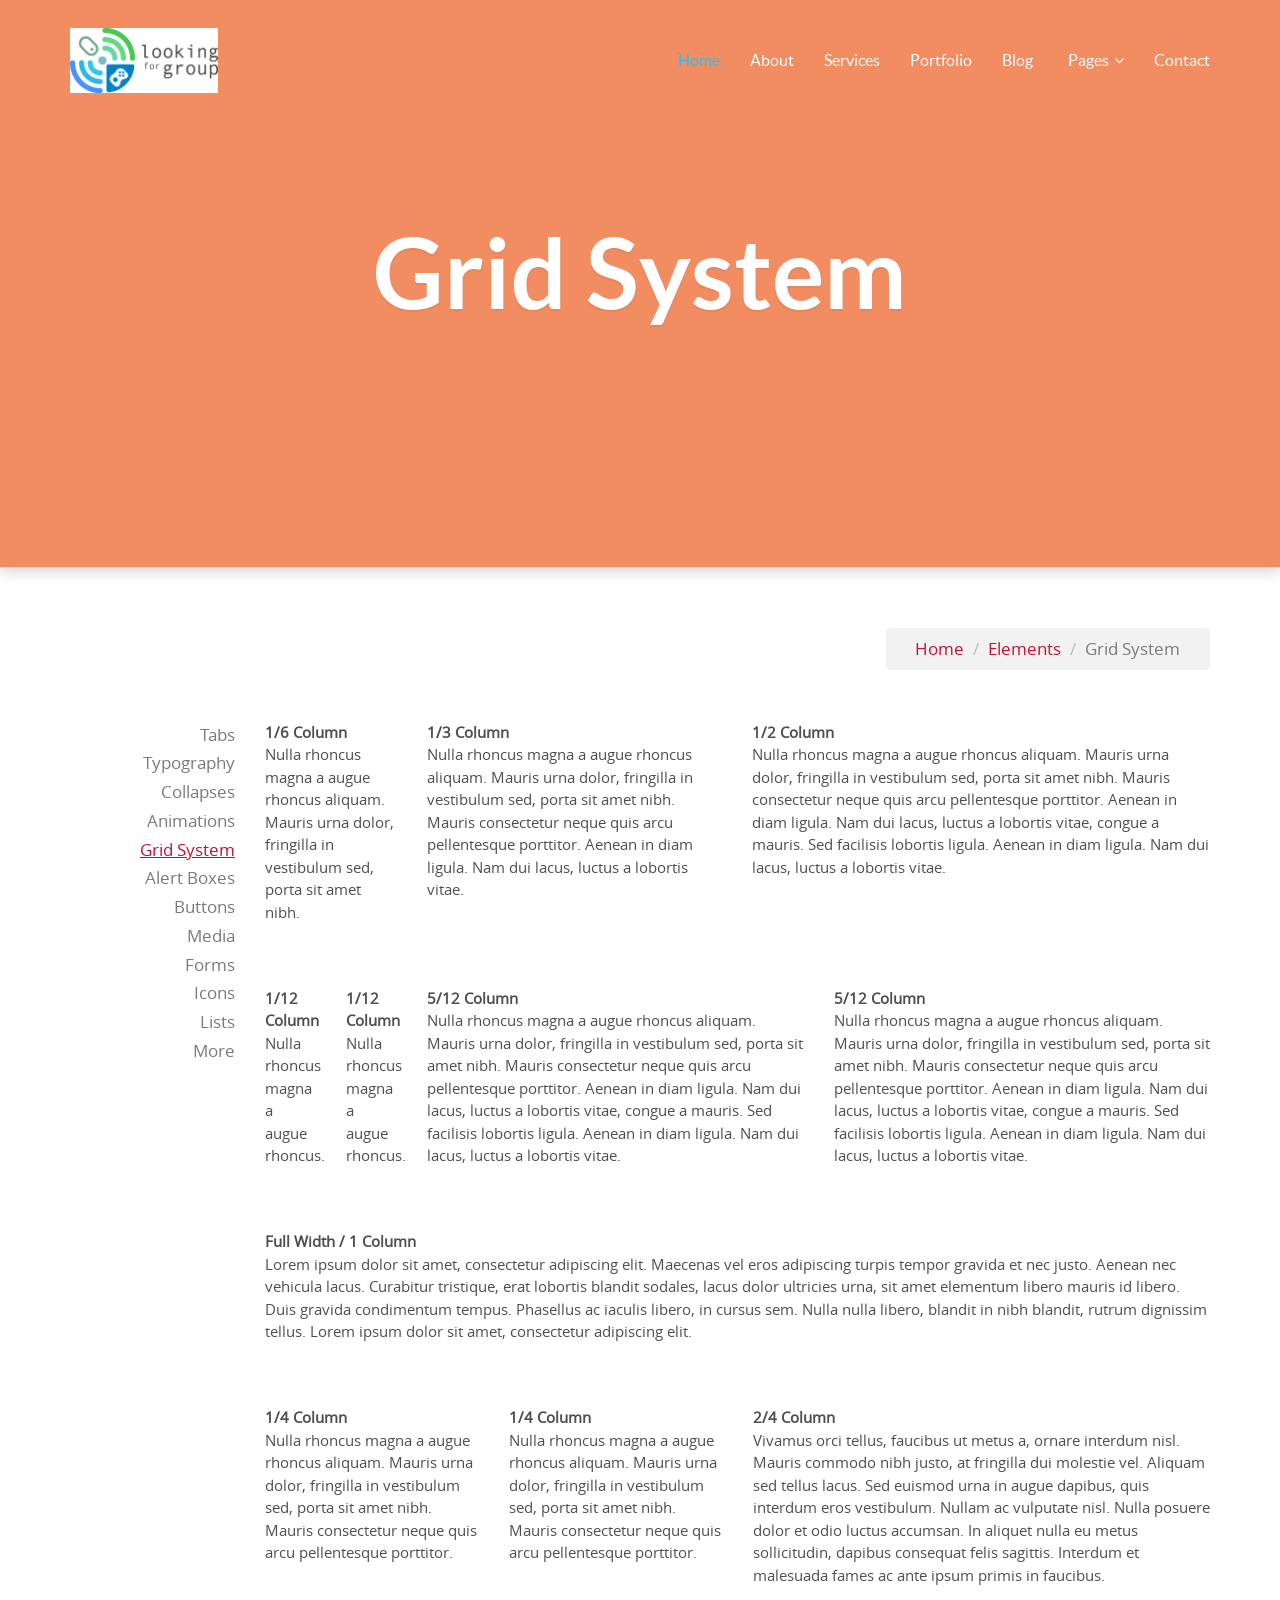
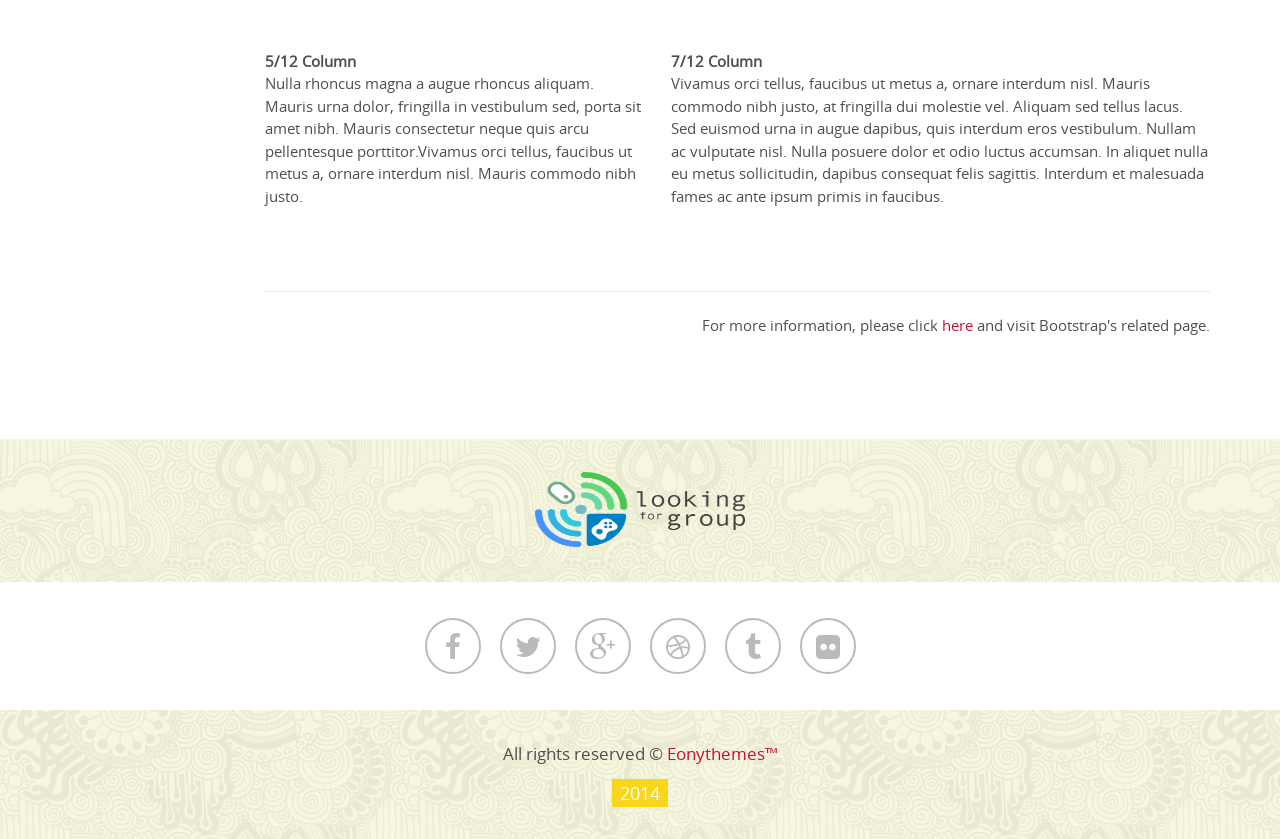
<file: elements/grids.html>
<!DOCTYPE html>
<!--[if IE 8]> <html class="ie8"> <![endif]-->
<!--[if IE 9]> <html class="ie9"> <![endif]-->
<!--[if !IE]><!--><html lang="en"> <!--<![endif]-->
    <head>
        <meta charset="utf-8">
        <title>Geass - Creative Onepage Html5 Template</title>
        <meta name="description" content="Geass is premium and creative multipurpose onepage template">
        <meta name="author" content="Eon">

        <!--[if IE]> <meta http-equiv="X-UA-Compatible" content="IE=edge"> <![endif]-->
        <meta name="viewport" content="width=device-width, initial-scale=1.0">

        <link rel="stylesheet" href="../css/fonts.css">
        <link rel="stylesheet" href="../css/bootstrap.min.css">
        <link rel="stylesheet" href="../css/font-awesome.min.css">
        <link rel="stylesheet" href="../css/animate.css">
        <link rel="stylesheet" href="../css/style.css">
        <link rel="stylesheet" href="../css/responsive.css">

        <!-- Favicon and Apple Icons -->
        <link rel="shortcut icon" href="../images/favicon.png">
        <link rel="apple-touch-icon" sizes="57x57" href="../images/faviconx57.png">
        <link rel="apple-touch-icon" sizes="72x72" href="../images/faviconx72.png">

        <!--- jQuery -->
        <script src="../js/jquery-1.11.1.min.js"></script>

        <!-- Queryloader -->
        <script src="../js/queryloader2.min.js"></script>

        <!-- Modernizr -->
        <script src="../js/modernizr.js"></script>
	    
    </head>
    <body>
        <div class="geass-loader-overlay left"></div><!-- End .geass-loader-overlay left -->
        <div class="geass-loader-overlay right"></div><!-- End .geass-loader-overlay right -->
        <!-- Header / Menu Section -->
        <header id="header" class="transparent">
            <nav class="navbar navbar-default navbar-transparent" role="navigation">
                <div class="container">
                    <!-- Brand and toggle get grouped for better mobile display -->
                    <div class="navbar-header">
                        <button type="button" class="navbar-toggle" data-toggle="collapse" data-target="#main-menu">
                            <span class="sr-only">Toggle navigation</span>
                            <span class="icon-bar"></span>
                            <span class="icon-bar"></span>
                            <span class="icon-bar"></span>
                        </button>
                        <a class="navbar-brand navbar-brand-img" href="../index.html"><img src="../images/logo-white.png" class="img-responsive logo-white" alt="logo"><img src="../images/logo.png" class="img-responsive logo-fixed" alt="logo"></a>
                    </div>

                    <!-- Collect the nav links, forms, and other content for toggling -->
                    <div class="collapse navbar-collapse navbar-right" id="main-menu">
                        <ul class="nav navbar-nav">
                            <li class="active"><a href="../index.html#home">Home</a></li>
                            <li><a href="../index.html#aboutus">About</a></li>
                            <li><a href="../index.html#services">Services</a></li>
                            <li><a href="../index.html#portfolio">Portfolio</a></li>
                            <li><a href="../index.html#blog">Blog</a></li>
                            <li class="dropdown">
                                <a href="#pages" class="dropdown-toggle" data-toggle="dropdown"><span class="sm-separator">Pages</span><i class="fa fa-angle-down"></i></a>
                                <ul class="dropdown-menu">
                                    <li><a href="../blog.html">Blog Page</a></li>
                                    <li><a href="../blog-timeline.html">Blog Timeline</a></li>
                                    <li><a href="../single.html">Blog Post Page</a></li>
                                    <li><a href="../single-portfolio.html">Portfolio Post</a></li>
                                    <li><a href="elements.html">Elements Page</a></li>
                                    <li><a href="../pricing.html">Pricing Tables</a></li>
                                    <li><a href="../404.html">404 Page</a></li>
                                </ul>
                            </li>
                            <li><a href="index.html#contactus">Contact</a></li>
                        </ul>
                    </div><!-- /.navbar-collapse -->
                </div><!-- /.container-fluid -->
            </nav>
        </header>
        <div class="page-header background5 parallax" data-stellar-background-ratio="0.4">
            <div class="container">
                <div class="row">
                    <div class="col-md-12 page-header-wrapper">
                        <h1 class="page-title">Grid System</h1>
                    </div><!-- End .col-md-12 -->
                </div><!-- End .row -->
            </div><!-- End .container -->
        </div>

        <div class="md-margin2x"></div><!-- space -->

        <section id="content">
            <div class="container">
                <div class="row">
                    <div class="col-md-12">
                        <div class="breadcrumb-container clearfix">
                            <ol class="breadcrumb pull-right">
                                <li><a href="index.html" title="Go to Homepage">Home</a></li>
                                <li><a href="#" title="Elements">Elements</a></li>
                                <li class="active">Grid System</li>
                            </ol>
                        </div><!-- End .breadcrumb-container -->

                        <div class="xlg-margin"></div><!-- space -->
                    
                        <div class="row">
                            <div class="col-md-2 col-sm-3 col-xs-12 sidebar-menu-container">
                                <ul class="sidebar-menu">
                                    <li><a href="tabs.html">Tabs</a></li>
                                    
                                    <li><a href="typography.html">Typography</a></li>
                                    <li><a href="collapses.html">collapses</a></li>
                                    <li><a href="animations.html">animations</a></li>
                                    <li class="active"><a href="grids.html">Grid System</a></li>
                                    <li><a href="alerts.html">Alert Boxes</a></li>
                                    <li><a href="buttons.html">Buttons</a></li>
                                    <li><a href="medias.html">Media</a></li>
                                    <li><a href="forms.html">Forms</a></li>
                                    <li><a href="icons.html">Icons</a></li>
                                    <li><a href="lists.html">Lists</a></li>
                                    <li><a href="more.html">More</a></li>
                                </ul>
                            </div><!-- End .col-md-2 -->

                            <div class="col-md-10 col-sm-9 col-xs-12">
                                <div class="row">
                                    <div class="col-md-2 col-sm-2 col-xs-12">
                                        <strong>1/6 Column</strong>
                                        <p>Nulla rhoncus magna a augue rhoncus aliquam. Mauris urna dolor, fringilla in vestibulum sed, porta sit amet nibh.</p>
                                    </div><!-- End .col-md-2 -->
                                    <div class="col-md-4 col-sm-4 col-xs-12">
                                        <strong>1/3 Column</strong>
                                        <p>Nulla rhoncus magna a augue rhoncus aliquam. Mauris urna dolor, fringilla in vestibulum sed, porta sit amet nibh. Mauris consectetur neque quis arcu pellentesque porttitor. Aenean in diam ligula. Nam dui lacus, luctus a lobortis vitae.</p>
                                    </div><!-- End .col-md-2 -->
                                    <div class="col-md-6 col-sm-6 col-xs-12">
                                        <strong>1/2 Column</strong>
                                        <p>Nulla rhoncus magna a augue rhoncus aliquam. Mauris urna dolor, fringilla in vestibulum sed, porta sit amet nibh. Mauris consectetur neque quis arcu pellentesque porttitor. Aenean in diam ligula. Nam dui lacus, luctus a lobortis vitae, congue a mauris. Sed facilisis lobortis ligula. Aenean in diam ligula. Nam dui lacus, luctus a lobortis vitae.</p>
                                    </div><!-- End .col-md-6 -->
                                </div><!-- End .row -->

                                <div class="lg-margin"></div><!-- space -->

                                <div class="row">
                                    <div class="col-md-1 col-sm-1 col-xs-12">
                                        <strong>1/12 Column</strong>
                                        <p>Nulla rhoncus magna a augue rhoncus.</p>
                                    </div><!-- End .col-md-1 -->
                                    <div class="col-md-1 col-sm-1 col-xs-12">
                                        <strong>1/12 Column</strong>
                                        <p>Nulla rhoncus magna a augue rhoncus.</p>
                                    </div><!-- End .col-md-1 -->
                                    <div class="col-md-5 col-sm-6 col-xs-12">
                                        <strong>5/12 Column</strong>
                                        <p>Nulla rhoncus magna a augue rhoncus aliquam. Mauris urna dolor, fringilla in vestibulum sed, porta sit amet nibh. Mauris consectetur neque quis arcu pellentesque porttitor. Aenean in diam ligula. Nam dui lacus, luctus a lobortis vitae, congue a mauris. Sed facilisis lobortis ligula. Aenean in diam ligula. Nam dui lacus, luctus a lobortis vitae.</p>
                                    </div><!-- End .col-md-6 -->
                                    <div class="col-md-5 col-sm-6 col-xs-12">
                                        <strong>5/12 Column</strong>
                                        <p>Nulla rhoncus magna a augue rhoncus aliquam. Mauris urna dolor, fringilla in vestibulum sed, porta sit amet nibh. Mauris consectetur neque quis arcu pellentesque porttitor. Aenean in diam ligula. Nam dui lacus, luctus a lobortis vitae, congue a mauris. Sed facilisis lobortis ligula. Aenean in diam ligula. Nam dui lacus, luctus a lobortis vitae.</p>
                                    </div><!-- End .col-md-6 -->
                                </div><!-- End .row -->

                                <div class="lg-margin"></div><!-- space -->

                                <div class="row">
                                    <div class="col-md-12">
                                        <strong>Full Width / 1 Column</strong>
                                        <p>Lorem ipsum dolor sit amet, consectetur adipiscing elit. Maecenas vel eros adipiscing turpis tempor gravida et nec justo. Aenean nec vehicula lacus. Curabitur tristique, erat lobortis blandit sodales, lacus dolor ultricies urna, sit amet elementum libero mauris id libero. Duis gravida condimentum tempus. Phasellus ac iaculis libero, in cursus sem. Nulla nulla libero, blandit in nibh blandit, rutrum dignissim tellus. Lorem ipsum dolor sit amet, consectetur adipiscing elit.</p>
                                    </div><!-- End .col-md-12 -->
                                </div><!-- End .row -->

                                <div class="lg-margin"></div><!-- space -->

                                <div class="row">
                                    <div class="col-md-3 col-sm-3 col-xs-12">
                                        <strong>1/4 Column</strong>
                                        <p>Nulla rhoncus magna a augue rhoncus aliquam. Mauris urna dolor, fringilla in vestibulum sed, porta sit amet nibh. Mauris consectetur neque quis arcu pellentesque porttitor.</p>
                                    </div><!-- End .col-md-3 -->
                                    <div class="col-md-3 col-sm-3 col-xs-12">
                                        <strong>1/4 Column</strong>
                                        <p>Nulla rhoncus magna a augue rhoncus aliquam. Mauris urna dolor, fringilla in vestibulum sed, porta sit amet nibh. Mauris consectetur neque quis arcu pellentesque porttitor.</p>
                                    </div><!-- End .col-md-3 -->
                                    <div class="col-md-6 col-sm-6 col-xs-12">
                                        <strong>2/4 Column</strong>
                                        <p>Vivamus orci tellus, faucibus ut metus a, ornare interdum nisl. Mauris commodo nibh justo, at fringilla dui molestie vel. Aliquam sed tellus lacus. Sed euismod urna in augue dapibus, quis interdum eros vestibulum. Nullam ac vulputate nisl. Nulla posuere dolor et odio luctus accumsan. In aliquet nulla eu metus sollicitudin, dapibus consequat felis sagittis. Interdum et malesuada fames ac ante ipsum primis in faucibus.</p>
                                    </div><!-- End .col-md-6 -->
                                </div><!-- End .row -->

                                <div class="lg-margin"></div><!-- space -->

                                <div class="row">
                                    <div class="col-md-5 col-sm-5 col-xs-12">
                                        <strong>5/12 Column</strong>
                                        <p>Nulla rhoncus magna a augue rhoncus aliquam. Mauris urna dolor, fringilla in vestibulum sed, porta sit amet nibh. Mauris consectetur neque quis arcu pellentesque porttitor.Vivamus orci tellus, faucibus ut metus a, ornare interdum nisl. Mauris commodo nibh justo.</p>
                                    </div><!-- End .col-md-5 -->
                                    <div class="col-md-7 col-sm-7 col-xs-12">
                                        <strong>7/12 Column</strong>
                                        <p>Vivamus orci tellus, faucibus ut metus a, ornare interdum nisl. Mauris commodo nibh justo, at fringilla dui molestie vel. Aliquam sed tellus lacus. Sed euismod urna in augue dapibus, quis interdum eros vestibulum. Nullam ac vulputate nisl. Nulla posuere dolor et odio luctus accumsan. In aliquet nulla eu metus sollicitudin, dapibus consequat felis sagittis. Interdum et malesuada fames ac ante ipsum primis in faucibus.</p>
                                    </div><!-- End .col-md-6 -->
                                </div><!-- End .row -->

                                <div class="md-margin2x"></div><!-- space -->
                                <hr>
                                <p class="text-right">For more information, please click <a href="//getbootstrap.com/css/#grid" target="_blank" title="Bootstrap Grid System">here</a> and visit Bootstrap's related page.</p>
                            </div><!-- End .col-md-10 -->
                        </div><!-- End .row -->

                    </div><!-- End .col-md-12 -->
                </div><!-- End .row -->

            </div><!-- End .container -->
        </section><!-- End #content -->

        <footer id="footer" class="pattern2">
            <div class="container">
                <div class="row">
                    <div class="col-md-12">
                        <a href="../index.html" class="footer-logo" title="Geass - Creative Onepage Template"><img src="../images/logo.png" width="210" height="75" alt="Geass Logo"></a>
                    </div><!-- End .col-md-12 -->
                </div><!-- End .row -->
            </div><!-- End .container -->

            <div class="footer-social-icons">
                <div class="container">
                    <div class="row">
                        <div class="col-md-12">
                            <ul class="social-icons-container">
                                <li><a href="#" class="facebook add-tooltip" data-placement="top" data-toggle="tooltip" title="Follow us on Facebook"><i class="fa fa-facebook"></i></a></li>
                                <li><a href="#" class="twitter add-tooltip" data-placement="top" data-toggle="tooltip" title="Follow us on Twitter"><i class="fa fa-twitter"></i></a></li>
                                <li><a href="#" class="googleplus add-tooltip" data-placement="top" data-toggle="tooltip" title="Follow us on Google +"><i class="fa fa-google-plus"></i></a></li>
                                <li><a href="#" class="dribbble add-tooltip" data-placement="top" data-toggle="tooltip" title="Find us at Dribbble"><i class="fa fa-dribbble"></i></a></li>
                                <li><a href="#" class="tumblr add-tooltip" data-placement="top" data-toggle="tooltip" title="Find us at Tumblr"><i class="fa fa-tumblr"></i></a></li>
                                <li><a href="#" class="flickr add-tooltip" data-placement="top" data-toggle="tooltip" title="Find us at Flickr"><i class="fa fa-flickr"></i></a></li>

                            </ul>
                        </div><!-- End .col-md-12 -->
                    </div><!-- End .row -->
                </div><!-- End .container -->
            </div><!-- End .footer-social-icons -->

            <div class="container">
                <div class="row">
                    <div class="col-md-12">
                        <p>All rights reserved &copy; <a href="//wrapbootstrap.com/user/eony" title="Eonythemes">Eonythemes&trade;</a></p>
                        <span class="footer-date highlight yellow">2014</span>
                    </div><!-- End .col-md-12 -->
                </div><!-- End .row -->
            </div><!-- End .container -->
        </footer>

        <!-- scroltop -->
        <a href="#home" id="scroll-top" class="add-tooltip" data-placement="top" title="Go to top"><i class="fa fa-angle-double-up"></i></a>

        <!-- Plugins -->
        <script src="../js/bootstrap.min.js"></script>
        <script src="../js/plugins.js"></script>
        <script src="../js/main.js"></script>

    </body>
</html>
</file>
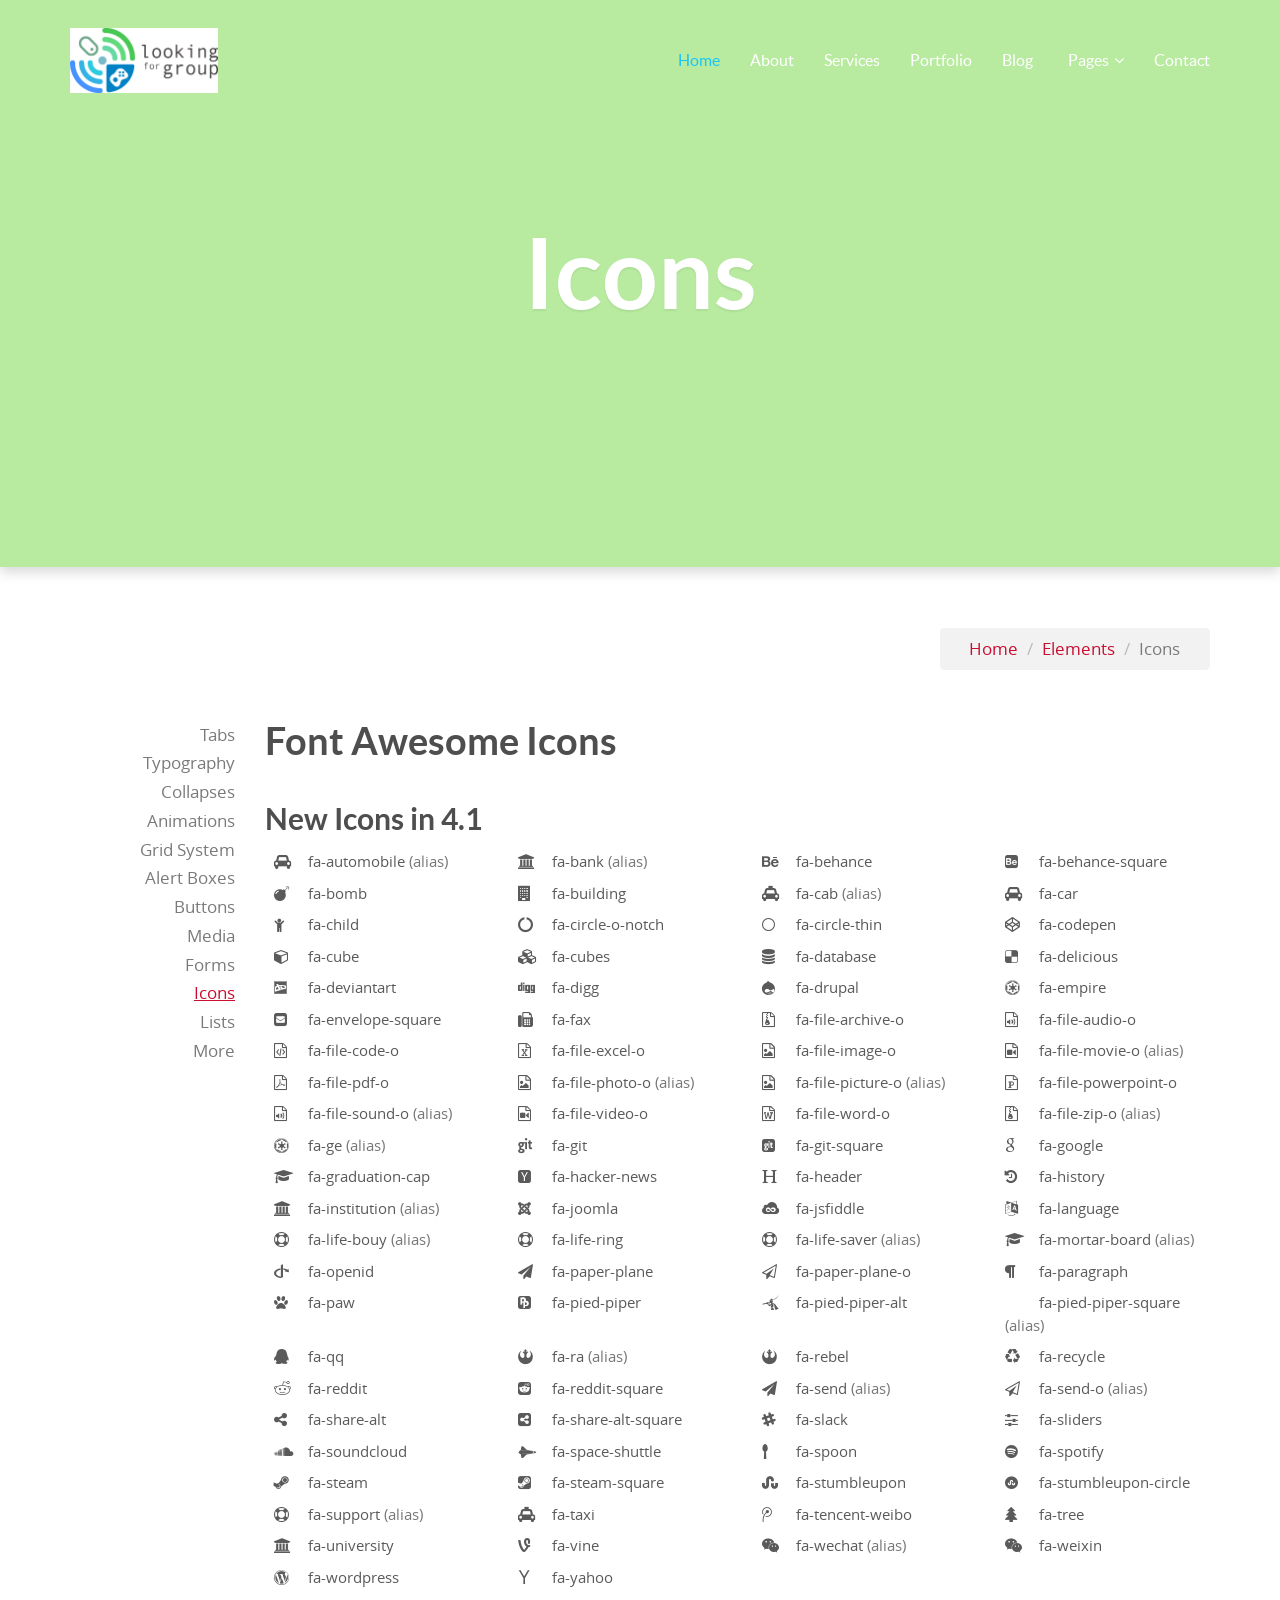
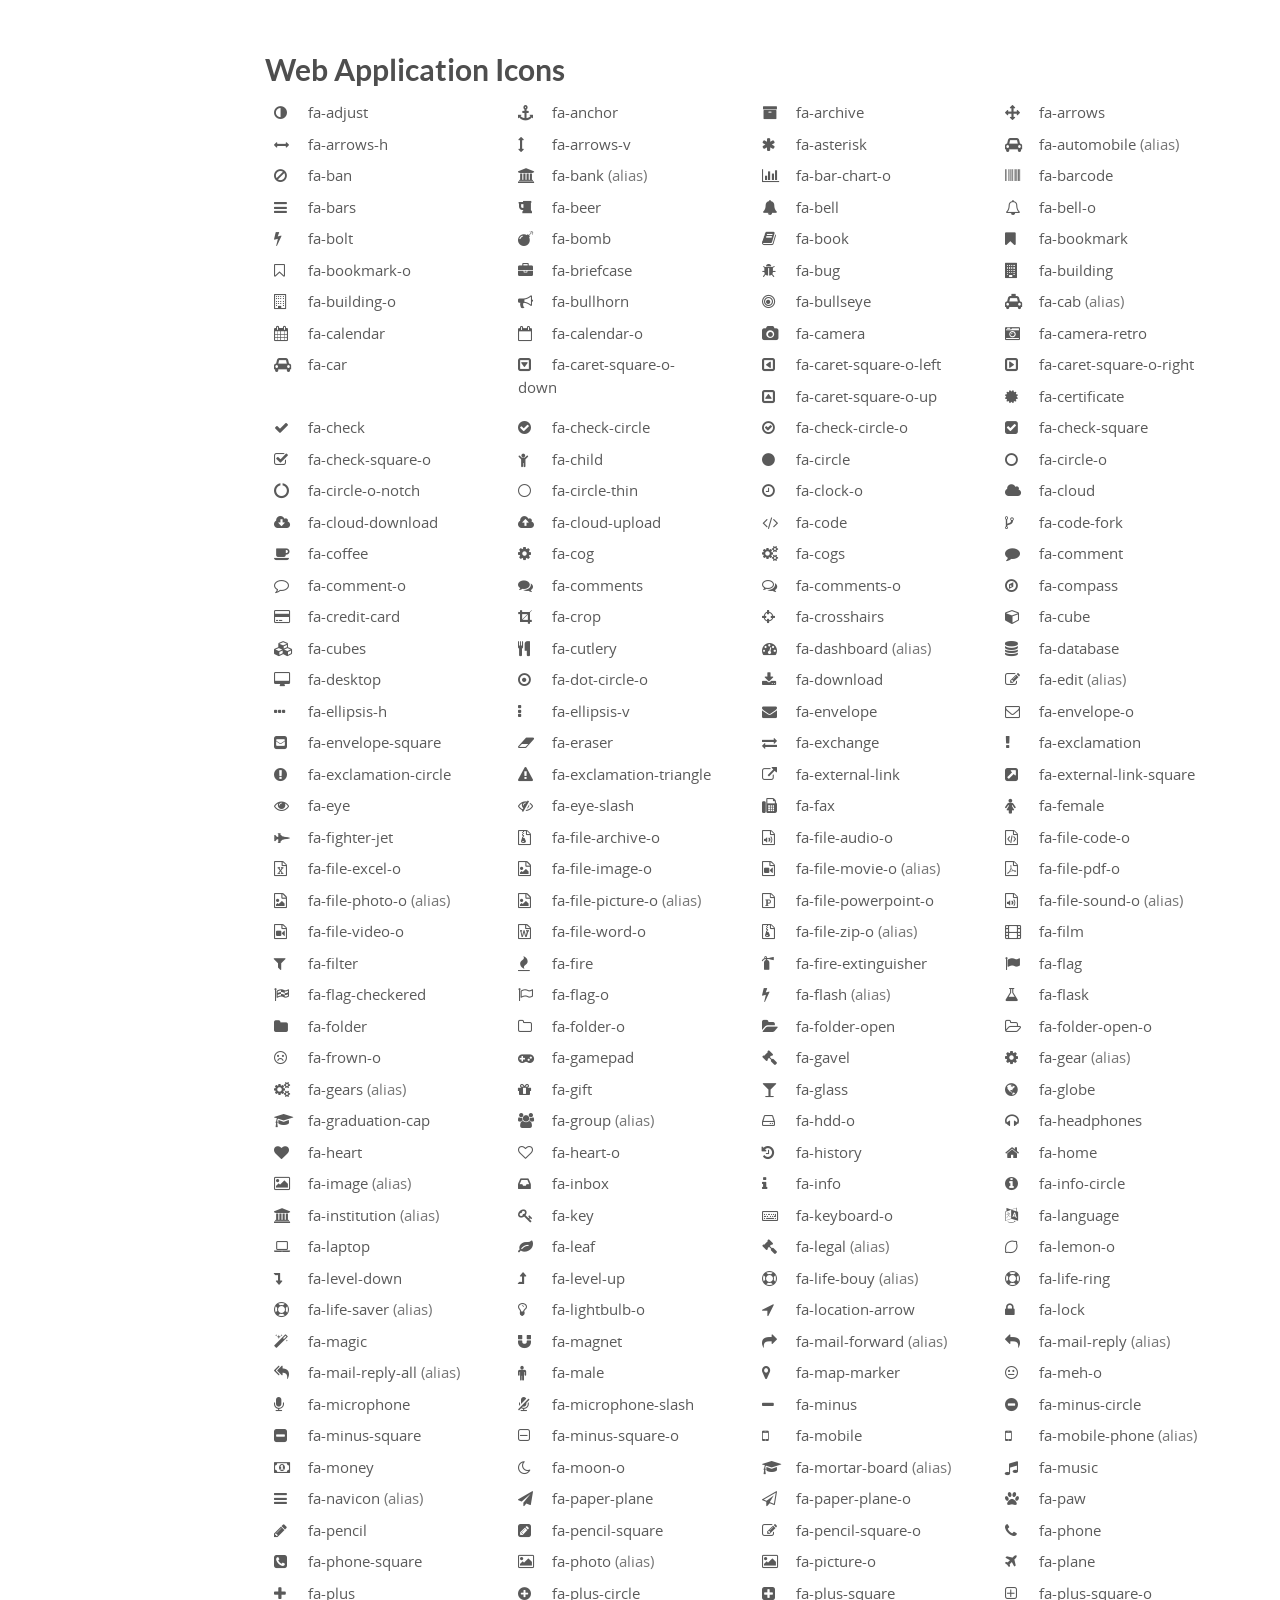
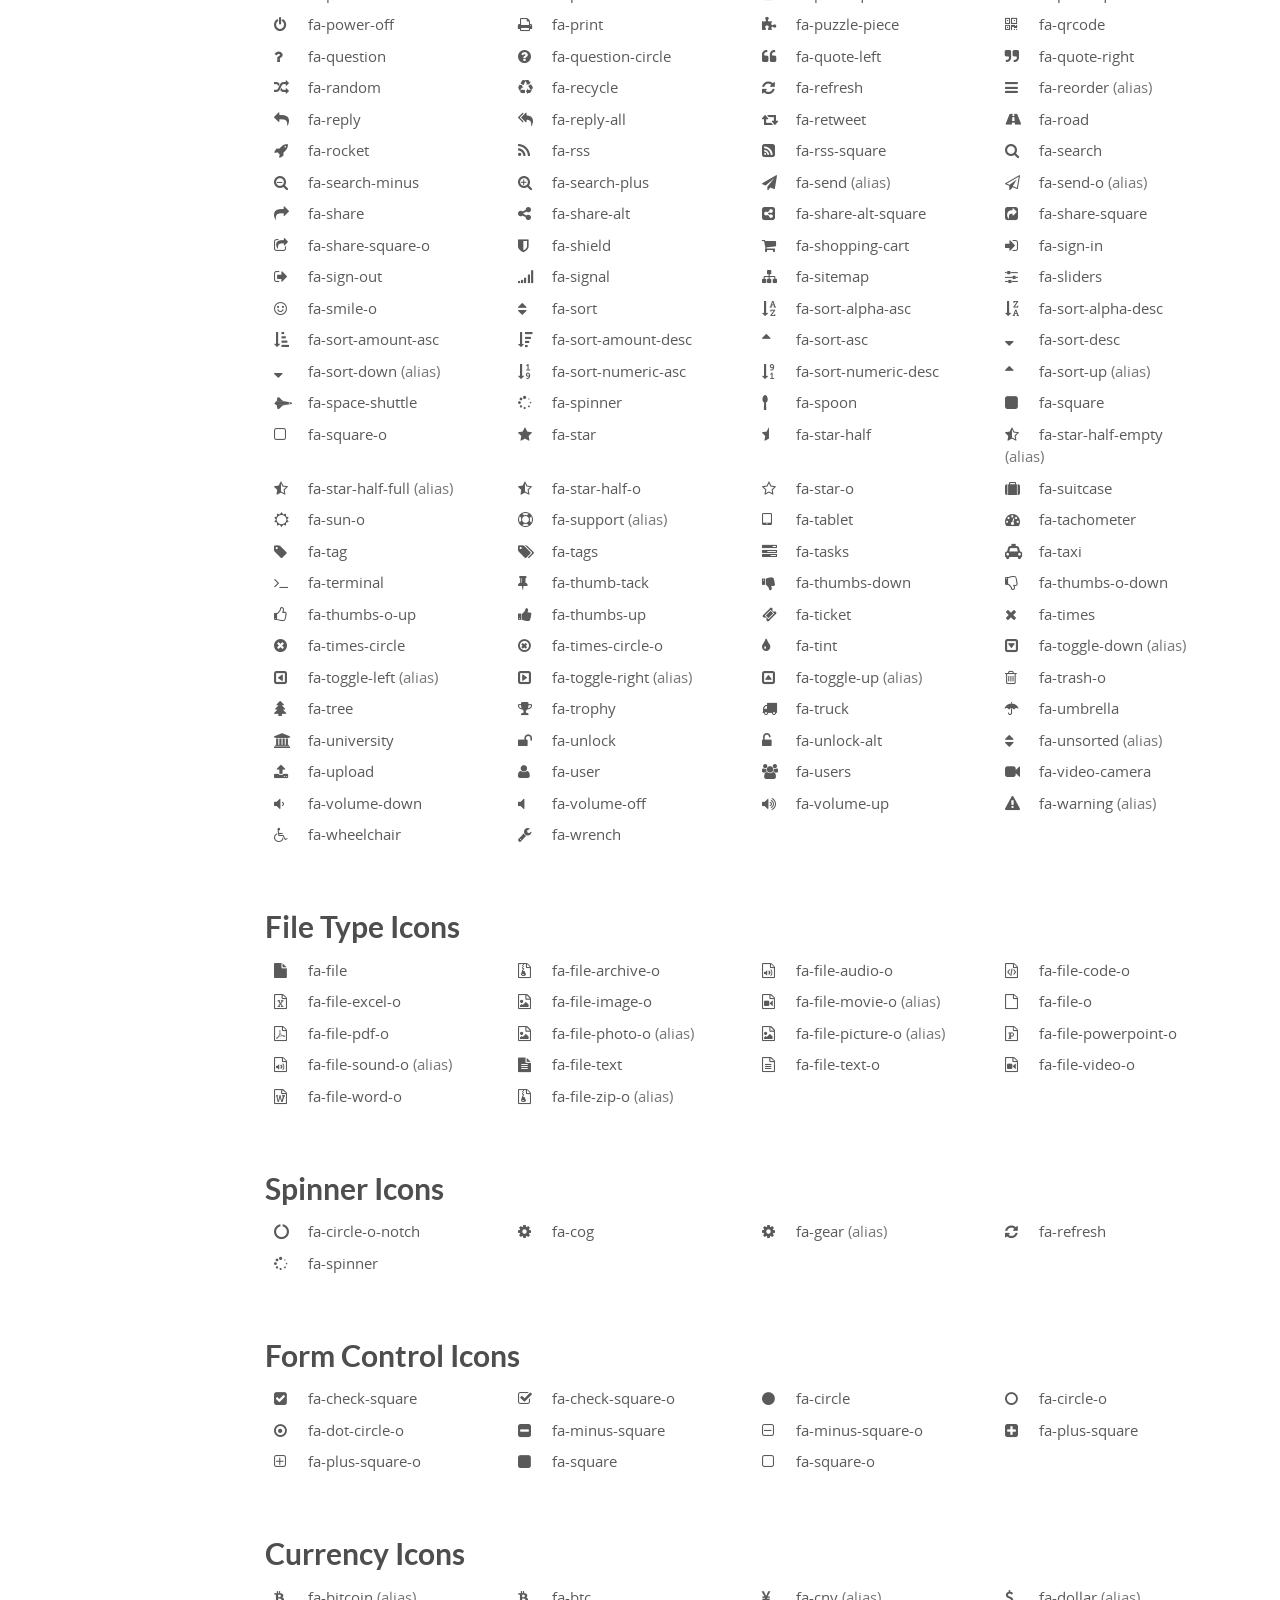
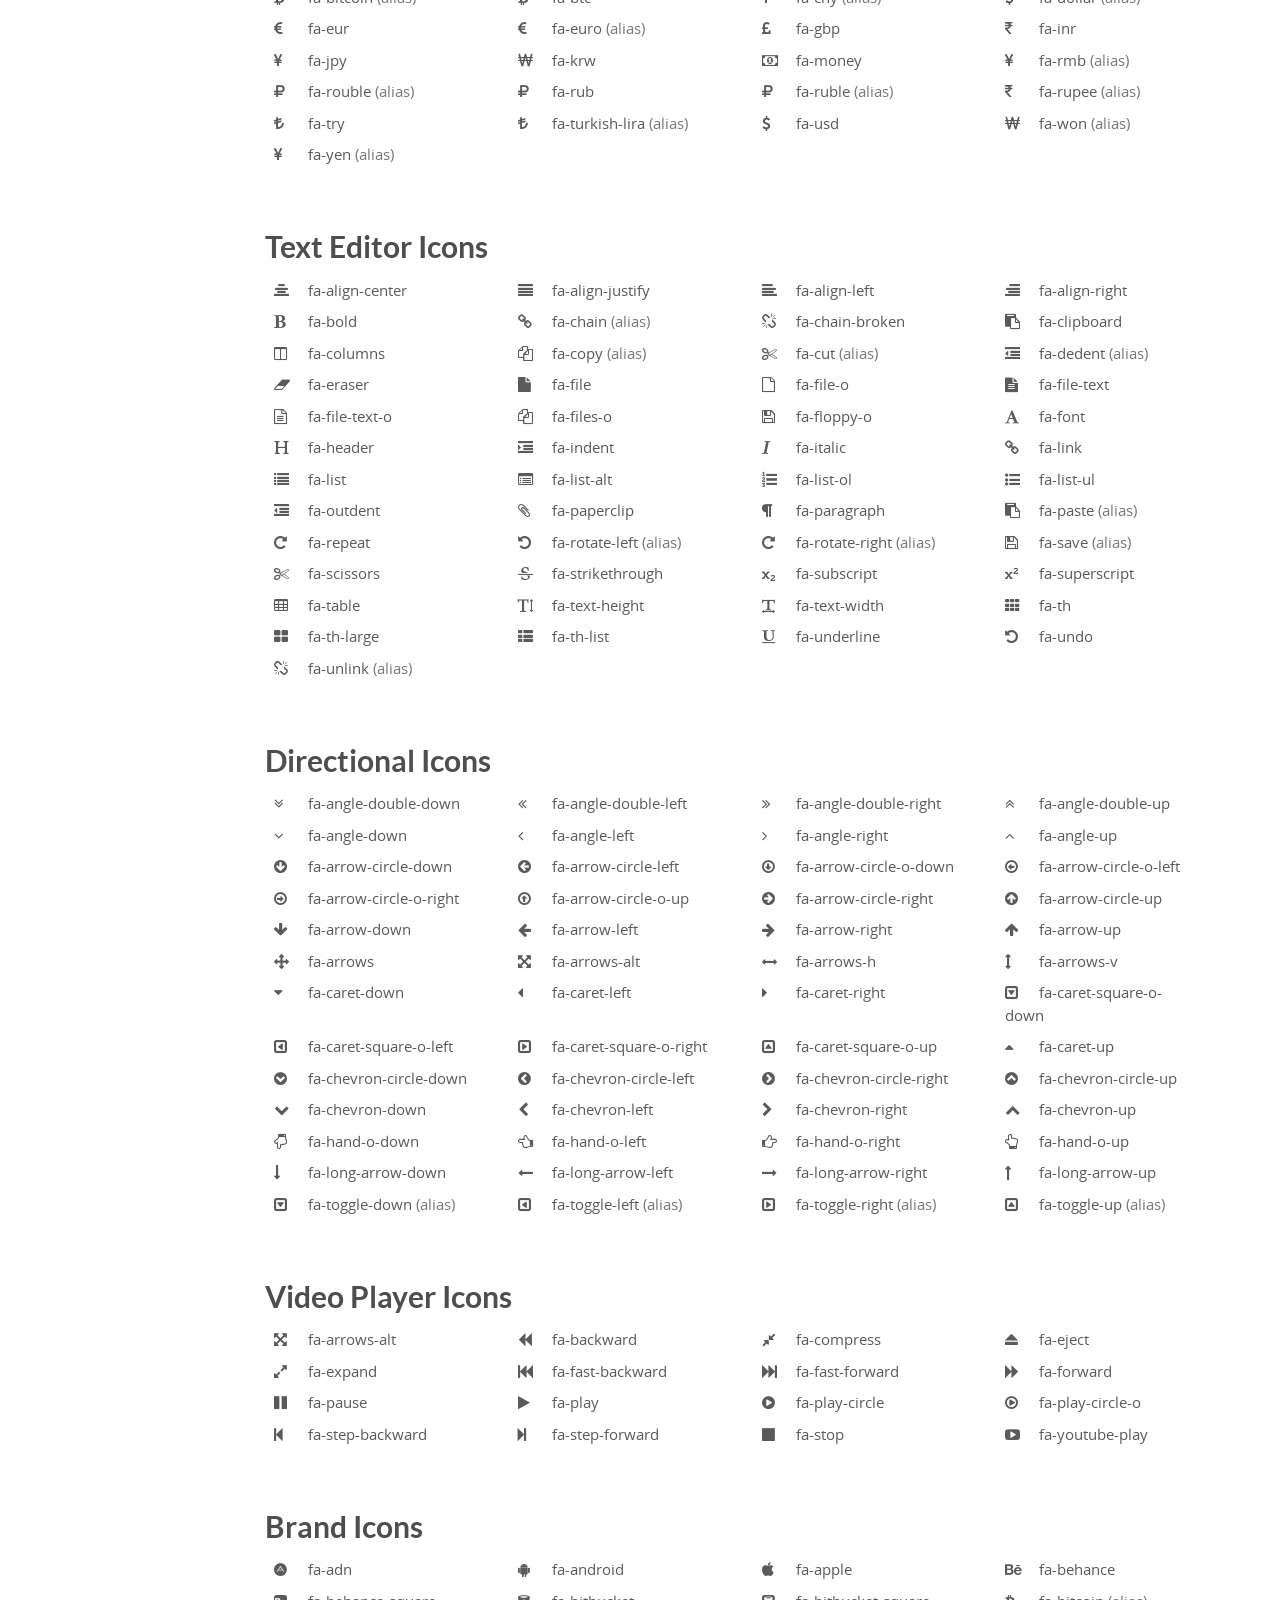
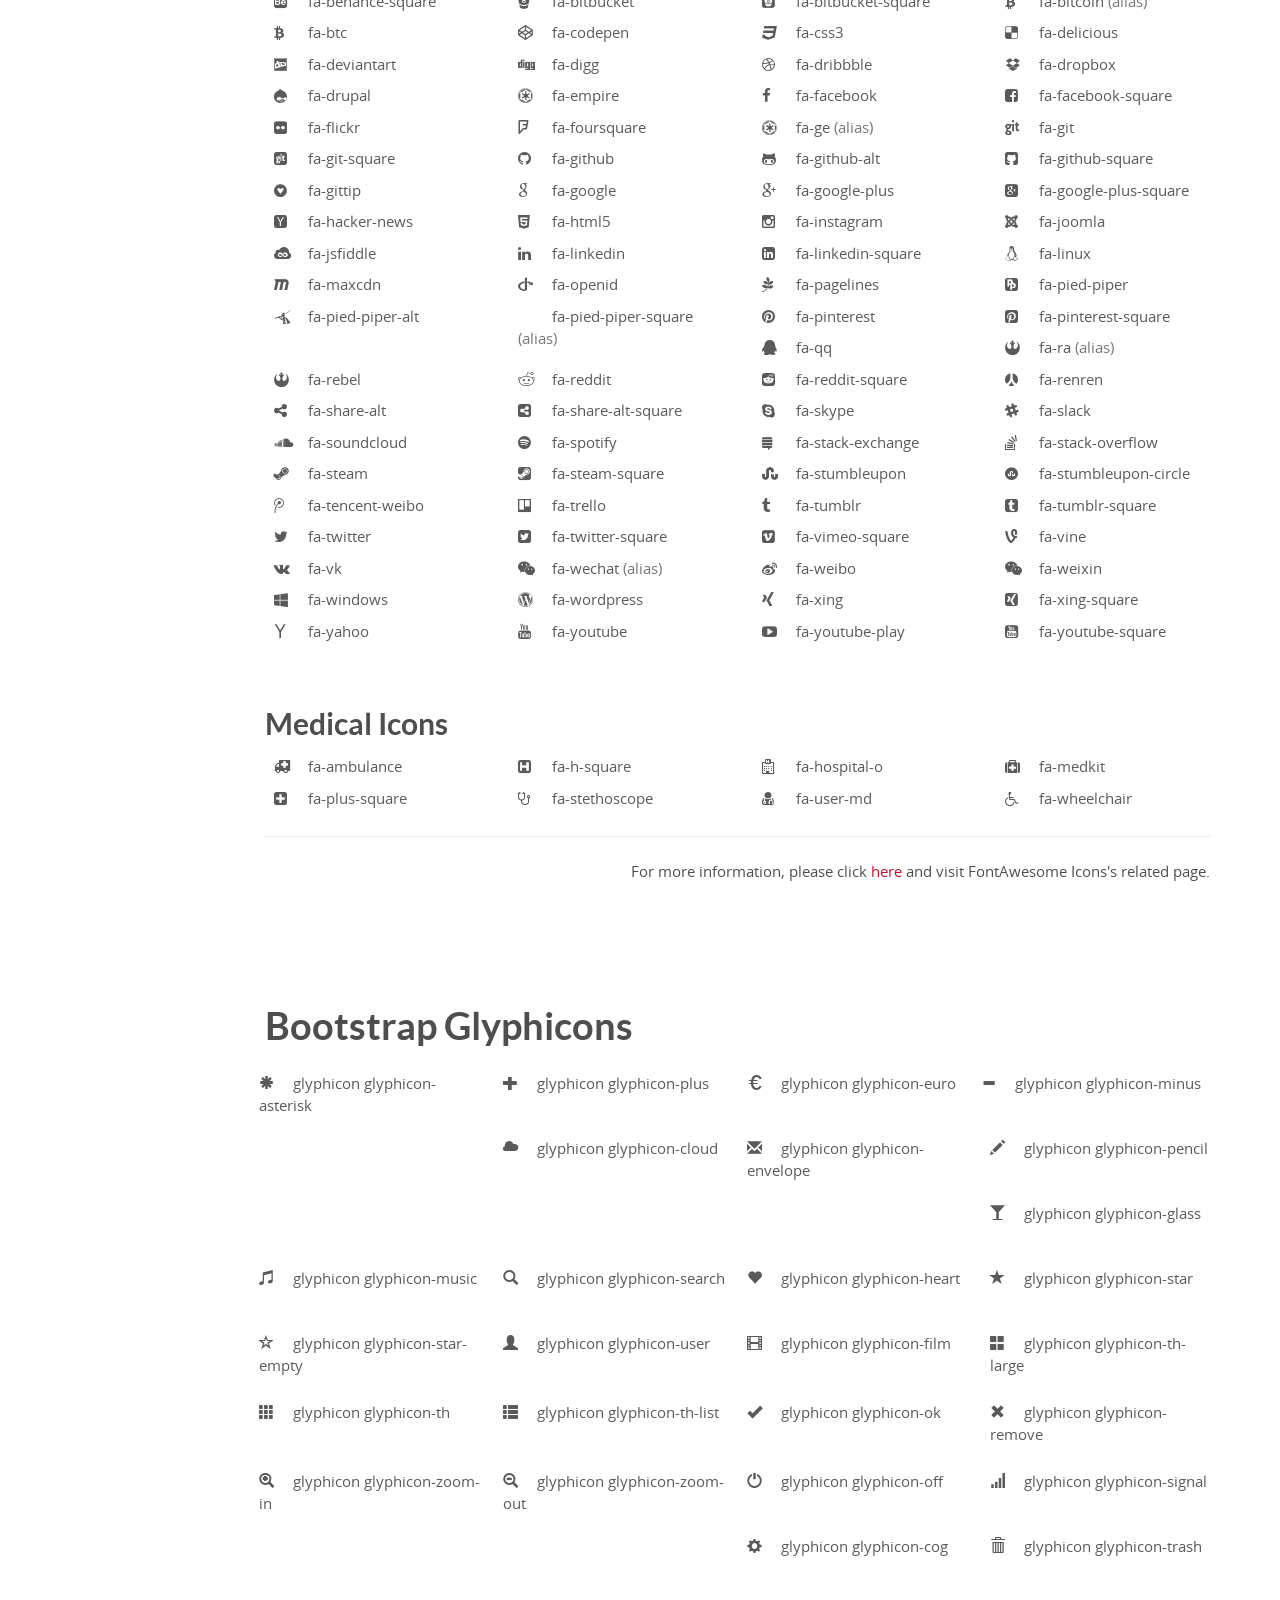
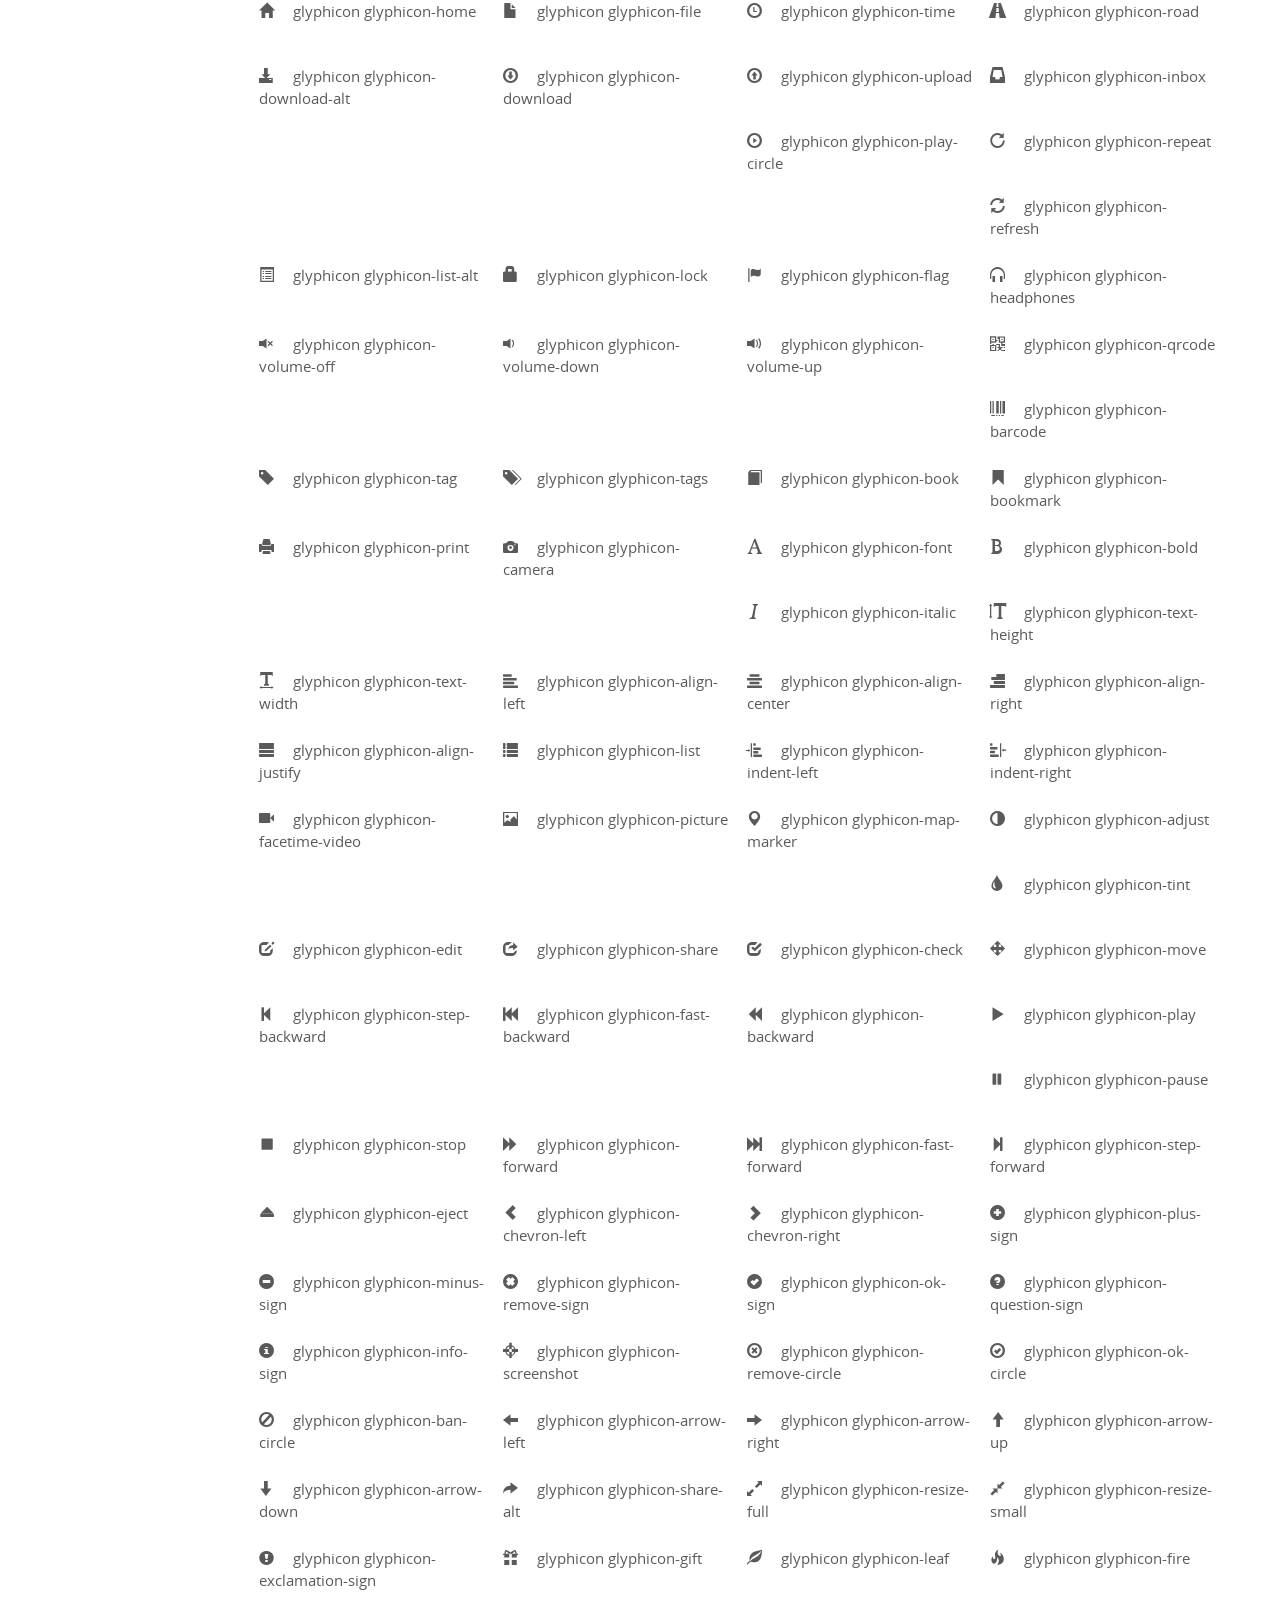
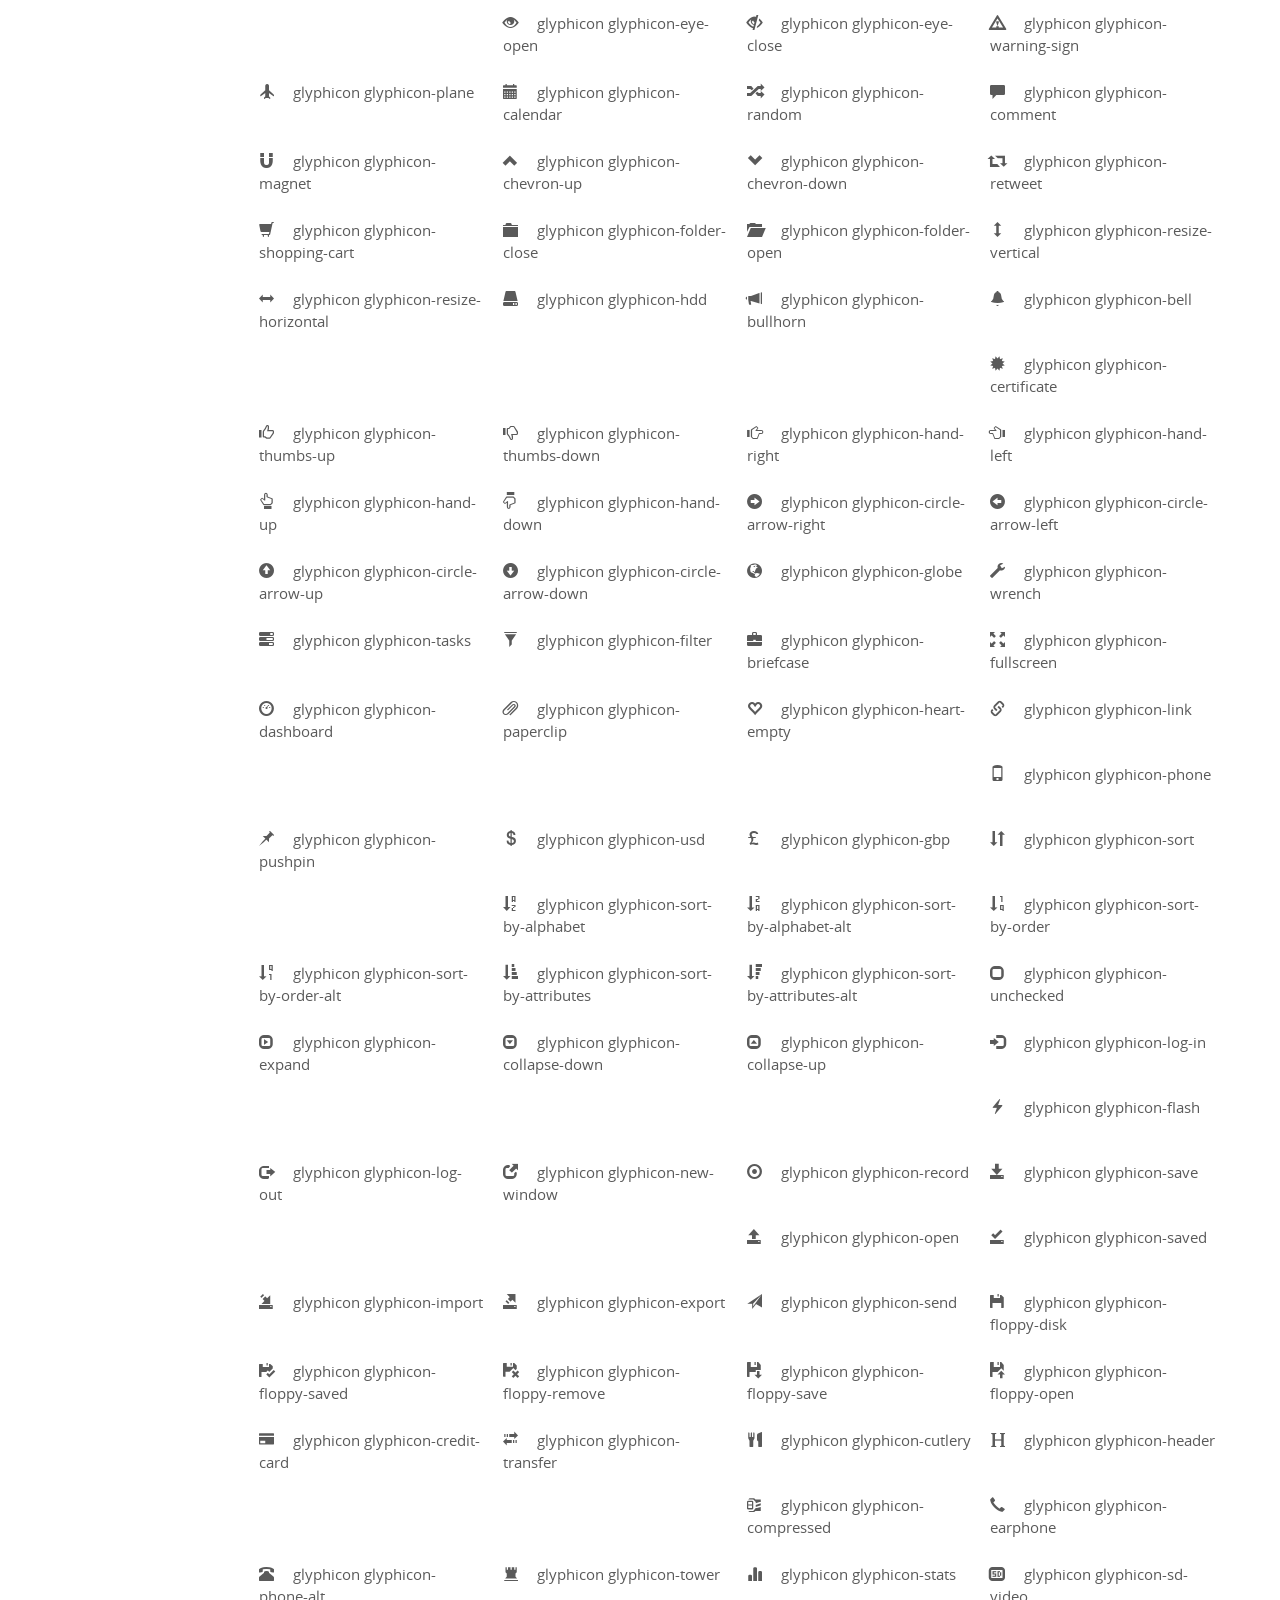
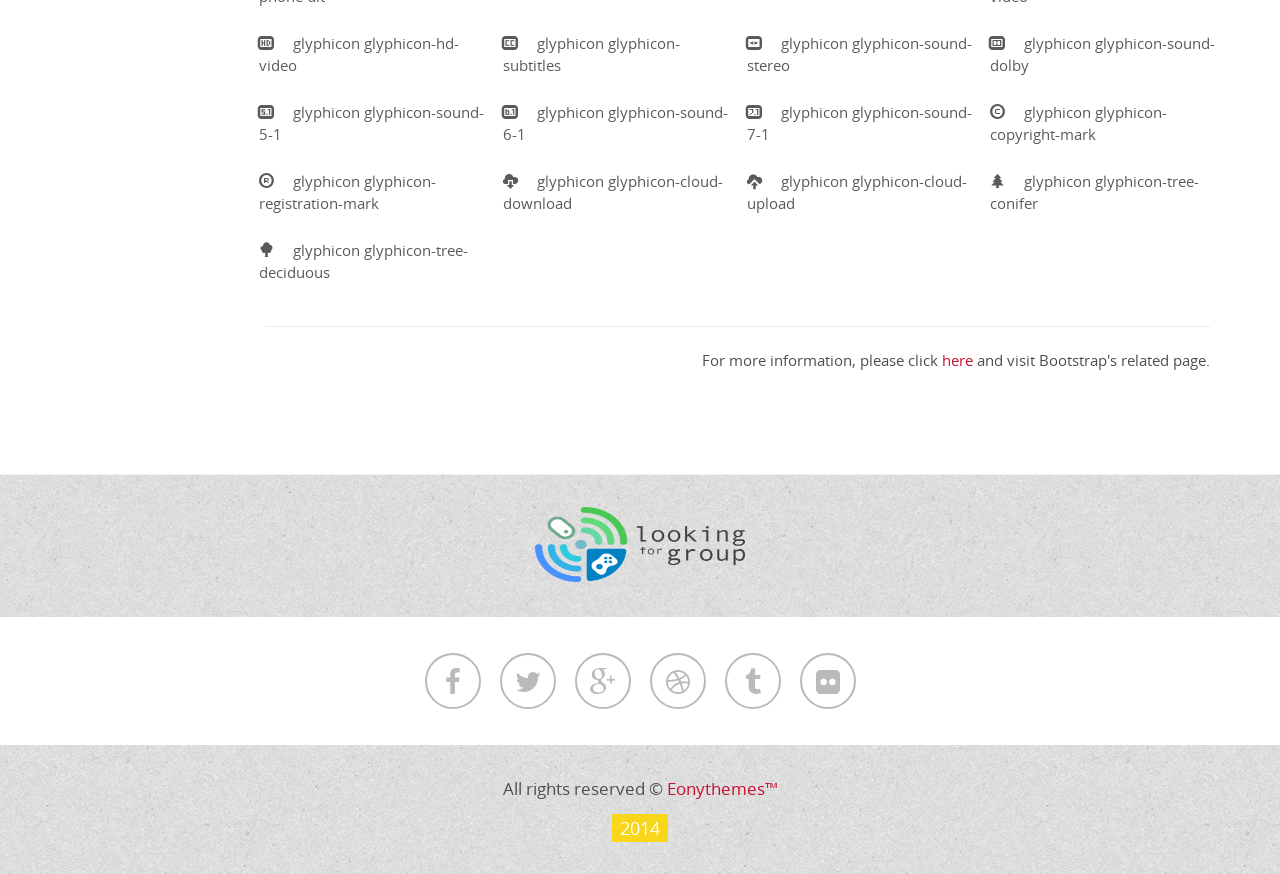
<file: elements/icons.html>
<!DOCTYPE html>
<!--[if IE 8]> <html class="ie8"> <![endif]-->
<!--[if IE 9]> <html class="ie9"> <![endif]-->
<!--[if !IE]><!--><html lang="en"> <!--<![endif]-->
    <head>
        <meta charset="utf-8">
        <title>Geass - Creative Onepage Html5 Template</title>
        <meta name="description" content="Geass is premium and creative multipurpose onepage template">
        <meta name="author" content="Eon">

        <!--[if IE]> <meta http-equiv="X-UA-Compatible" content="IE=edge"> <![endif]-->
        <meta name="viewport" content="width=device-width, initial-scale=1.0">

        <link rel="stylesheet" href="../css/fonts.css">
        <link rel="stylesheet" href="../css/bootstrap.min.css">
        <link rel="stylesheet" href="../css/font-awesome.min.css">
        <link rel="stylesheet" href="../css/animate.css">
        <link rel="stylesheet" href="../css/style.css">
        <link rel="stylesheet" href="../css/responsive.css">

        <!-- Favicon and Apple Icons -->
        <link rel="shortcut icon" href="../images/favicon.png">
        <link rel="apple-touch-icon" sizes="57x57" href="../images/faviconx57.png">
        <link rel="apple-touch-icon" sizes="72x72" href="../images/faviconx72.png">

        <!--- jQuery -->
        <script src="../js/jquery-1.11.1.min.js"></script>

        <!-- Queryloader -->
        <script src="../js/queryloader2.min.js"></script>

        <!-- Modernizr -->
        <script src="../js/modernizr.js"></script>
	    
    </head>
    <body>
      <div class="geass-loader-overlay left"></div><!-- End .geass-loader-overlay left -->
        <div class="geass-loader-overlay right"></div><!-- End .geass-loader-overlay right -->
        <!-- Header / Menu Section -->
        <header id="header" class="transparent">
            <nav class="navbar navbar-default navbar-transparent" role="navigation">
                <div class="container">
                    <!-- Brand and toggle get grouped for better mobile display -->
                    <div class="navbar-header">
                        <button type="button" class="navbar-toggle" data-toggle="collapse" data-target="#main-menu">
                            <span class="sr-only">Toggle navigation</span>
                            <span class="icon-bar"></span>
                            <span class="icon-bar"></span>
                            <span class="icon-bar"></span>
                        </button>
                        <a class="navbar-brand navbar-brand-img" href="../index.html"><img src="../images/logo-white.png" class="img-responsive logo-white" alt="logo"><img src="../images/logo.png" class="img-responsive logo-fixed" alt="logo"></a>
                    </div>

                    <!-- Collect the nav links, forms, and other content for toggling -->
                    <div class="collapse navbar-collapse navbar-right" id="main-menu">
                        <ul class="nav navbar-nav">
                            <li class="active"><a href="../index.html#home">Home</a></li>
                            <li><a href="../index.html#aboutus">About</a></li>
                            <li><a href="../index.html#services">Services</a></li>
                            <li><a href="../index.html#portfolio">Portfolio</a></li>
                            <li><a href="../index.html#blog">Blog</a></li>
                            <li class="dropdown">
                                <a href="#pages" class="dropdown-toggle" data-toggle="dropdown"><span class="sm-separator">Pages</span><i class="fa fa-angle-down"></i></a>
                                <ul class="dropdown-menu">
                                    <li><a href="../blog.html">Blog Page</a></li>
                                    <li><a href="../blog-timeline.html">Blog Timeline</a></li>
                                    <li><a href="../single.html">Blog Post Page</a></li>
                                    <li><a href="../single-portfolio.html">Portfolio Post</a></li>
                                    <li><a href="elements.html">Elements Page</a></li>
                                    <li><a href="../pricing.html">Pricing Tables</a></li>
                                    <li><a href="../404.html">404 Page</a></li>
                                </ul>
                            </li>
                            <li><a href="index.html#contactus">Contact</a></li>
                        </ul>
                    </div><!-- /.navbar-collapse -->
                </div><!-- /.container-fluid -->
            </nav>
        </header>
        <div class="page-header background12 parallax" data-stellar-background-ratio="0.4">
            <div class="container">
                <div class="row">
                    <div class="col-md-12 page-header-wrapper">
                        <h1 class="page-title">Icons</h1>
                    </div><!-- End .col-md-12 -->
                </div><!-- End .row -->
            </div><!-- End .container -->
        </div>

        <div class="md-margin2x"></div><!-- space -->

        <section id="content">
            <div class="container">
                <div class="row">
                    <div class="col-md-12">
                        <div class="breadcrumb-container clearfix">
                            <ol class="breadcrumb pull-right">
                                <li><a href="index.html" title="Go to Homepage">Home</a></li>
                                <li><a href="#" title="Elements">Elements</a></li>
                                <li class="active">Icons</li>
                            </ol>
                        </div><!-- End .breadcrumb-container -->

                        <div class="xlg-margin"></div><!-- space -->
                    
                        <div class="row">
                            <div class="col-md-2 col-sm-3 col-xs-12 sidebar-menu-container">
                                <ul class="sidebar-menu">
                                    <li><a href="tabs.html">Tabs</a></li>
                                    
                                    <li><a href="typography.html">Typography</a></li>
                                    <li><a href="collapses.html">collapses</a></li>
                                    <li><a href="animations.html">animations</a></li>
                                    <li><a href="grids.html">Grid System</a></li>
                                    <li><a href="alerts.html">Alert Boxes</a></li>
                                    <li><a href="buttons.html">Buttons</a></li>
                                    <li><a href="medias.html">Media</a></li>
                                    <li><a href="forms.html">Forms</a></li>
                                    <li class="active"><a href="icons.html">Icons</a></li>
                                    <li><a href="lists.html">Lists</a></li>
                                    <li><a href="more.html">More</a></li>
                                </ul>
                            </div><!-- End .col-md-2 -->

                            <div class="col-md-10 col-sm-9 col-xs-12">
                                <h3>Font Awesome Icons</h3>
                                <div class="sm-margin"></div><!-- space -->

                                <div id="new">
                                  <h4>New Icons in 4.1</h4>

                                  <div class="row fontawesome-icon-list">

                                      <div class="fa-hover col-md-3 col-sm-4"><a href="../icon/car"><i class="fa fa-automobile"></i> fa-automobile <span class="text-muted">(alias)</span></a></div>
                                    
                                      <div class="fa-hover col-md-3 col-sm-4"><a href="../icon/university"><i class="fa fa-bank"></i> fa-bank <span class="text-muted">(alias)</span></a></div>
                                    
                                      <div class="fa-hover col-md-3 col-sm-4"><a href="../icon/behance"><i class="fa fa-behance"></i> fa-behance</a></div>
                                    
                                      <div class="fa-hover col-md-3 col-sm-4"><a href="../icon/behance-square"><i class="fa fa-behance-square"></i> fa-behance-square</a></div>
                                    
                                      <div class="fa-hover col-md-3 col-sm-4"><a href="../icon/bomb"><i class="fa fa-bomb"></i> fa-bomb</a></div>
                                    
                                      <div class="fa-hover col-md-3 col-sm-4"><a href="../icon/building"><i class="fa fa-building"></i> fa-building</a></div>
                                    
                                      <div class="fa-hover col-md-3 col-sm-4"><a href="../icon/taxi"><i class="fa fa-cab"></i> fa-cab <span class="text-muted">(alias)</span></a></div>
                                    
                                      <div class="fa-hover col-md-3 col-sm-4"><a href="../icon/car"><i class="fa fa-car"></i> fa-car</a></div>
                                    
                                      <div class="fa-hover col-md-3 col-sm-4"><a href="../icon/child"><i class="fa fa-child"></i> fa-child</a></div>
                                    
                                      <div class="fa-hover col-md-3 col-sm-4"><a href="../icon/circle-o-notch"><i class="fa fa-circle-o-notch"></i> fa-circle-o-notch</a></div>
                                    
                                      <div class="fa-hover col-md-3 col-sm-4"><a href="../icon/circle-thin"><i class="fa fa-circle-thin"></i> fa-circle-thin</a></div>
                                    
                                      <div class="fa-hover col-md-3 col-sm-4"><a href="../icon/codepen"><i class="fa fa-codepen"></i> fa-codepen</a></div>
                                    
                                      <div class="fa-hover col-md-3 col-sm-4"><a href="../icon/cube"><i class="fa fa-cube"></i> fa-cube</a></div>
                                    
                                      <div class="fa-hover col-md-3 col-sm-4"><a href="../icon/cubes"><i class="fa fa-cubes"></i> fa-cubes</a></div>
                                    
                                      <div class="fa-hover col-md-3 col-sm-4"><a href="../icon/database"><i class="fa fa-database"></i> fa-database</a></div>
                                    
                                      <div class="fa-hover col-md-3 col-sm-4"><a href="../icon/delicious"><i class="fa fa-delicious"></i> fa-delicious</a></div>
                                    
                                      <div class="fa-hover col-md-3 col-sm-4"><a href="../icon/deviantart"><i class="fa fa-deviantart"></i> fa-deviantart</a></div>
                                    
                                      <div class="fa-hover col-md-3 col-sm-4"><a href="../icon/digg"><i class="fa fa-digg"></i> fa-digg</a></div>
                                    
                                      <div class="fa-hover col-md-3 col-sm-4"><a href="../icon/drupal"><i class="fa fa-drupal"></i> fa-drupal</a></div>
                                    
                                      <div class="fa-hover col-md-3 col-sm-4"><a href="../icon/empire"><i class="fa fa-empire"></i> fa-empire</a></div>
                                    
                                      <div class="fa-hover col-md-3 col-sm-4"><a href="../icon/envelope-square"><i class="fa fa-envelope-square"></i> fa-envelope-square</a></div>
                                    
                                      <div class="fa-hover col-md-3 col-sm-4"><a href="../icon/fax"><i class="fa fa-fax"></i> fa-fax</a></div>
                                    
                                      <div class="fa-hover col-md-3 col-sm-4"><a href="../icon/file-archive-o"><i class="fa fa-file-archive-o"></i> fa-file-archive-o</a></div>
                                    
                                      <div class="fa-hover col-md-3 col-sm-4"><a href="../icon/file-audio-o"><i class="fa fa-file-audio-o"></i> fa-file-audio-o</a></div>
                                    
                                      <div class="fa-hover col-md-3 col-sm-4"><a href="../icon/file-code-o"><i class="fa fa-file-code-o"></i> fa-file-code-o</a></div>
                                    
                                      <div class="fa-hover col-md-3 col-sm-4"><a href="../icon/file-excel-o"><i class="fa fa-file-excel-o"></i> fa-file-excel-o</a></div>
                                    
                                      <div class="fa-hover col-md-3 col-sm-4"><a href="../icon/file-image-o"><i class="fa fa-file-image-o"></i> fa-file-image-o</a></div>
                                    
                                      <div class="fa-hover col-md-3 col-sm-4"><a href="../icon/file-video-o"><i class="fa fa-file-movie-o"></i> fa-file-movie-o <span class="text-muted">(alias)</span></a></div>
                                    
                                      <div class="fa-hover col-md-3 col-sm-4"><a href="../icon/file-pdf-o"><i class="fa fa-file-pdf-o"></i> fa-file-pdf-o</a></div>
                                    
                                      <div class="fa-hover col-md-3 col-sm-4"><a href="../icon/file-image-o"><i class="fa fa-file-photo-o"></i> fa-file-photo-o <span class="text-muted">(alias)</span></a></div>
                                    
                                      <div class="fa-hover col-md-3 col-sm-4"><a href="../icon/file-image-o"><i class="fa fa-file-picture-o"></i> fa-file-picture-o <span class="text-muted">(alias)</span></a></div>
                                    
                                      <div class="fa-hover col-md-3 col-sm-4"><a href="../icon/file-powerpoint-o"><i class="fa fa-file-powerpoint-o"></i> fa-file-powerpoint-o</a></div>
                                    
                                      <div class="fa-hover col-md-3 col-sm-4"><a href="../icon/file-audio-o"><i class="fa fa-file-sound-o"></i> fa-file-sound-o <span class="text-muted">(alias)</span></a></div>
                                    
                                      <div class="fa-hover col-md-3 col-sm-4"><a href="../icon/file-video-o"><i class="fa fa-file-video-o"></i> fa-file-video-o</a></div>
                                    
                                      <div class="fa-hover col-md-3 col-sm-4"><a href="../icon/file-word-o"><i class="fa fa-file-word-o"></i> fa-file-word-o</a></div>
                                    
                                      <div class="fa-hover col-md-3 col-sm-4"><a href="../icon/file-archive-o"><i class="fa fa-file-zip-o"></i> fa-file-zip-o <span class="text-muted">(alias)</span></a></div>
                                    
                                      <div class="fa-hover col-md-3 col-sm-4"><a href="../icon/empire"><i class="fa fa-ge"></i> fa-ge <span class="text-muted">(alias)</span></a></div>
                                    
                                      <div class="fa-hover col-md-3 col-sm-4"><a href="../icon/git"><i class="fa fa-git"></i> fa-git</a></div>
                                    
                                      <div class="fa-hover col-md-3 col-sm-4"><a href="../icon/git-square"><i class="fa fa-git-square"></i> fa-git-square</a></div>
                                    
                                      <div class="fa-hover col-md-3 col-sm-4"><a href="../icon/google"><i class="fa fa-google"></i> fa-google</a></div>
                                    
                                      <div class="fa-hover col-md-3 col-sm-4"><a href="../icon/graduation-cap"><i class="fa fa-graduation-cap"></i> fa-graduation-cap</a></div>
                                    
                                      <div class="fa-hover col-md-3 col-sm-4"><a href="../icon/hacker-news"><i class="fa fa-hacker-news"></i> fa-hacker-news</a></div>
                                    
                                      <div class="fa-hover col-md-3 col-sm-4"><a href="../icon/header"><i class="fa fa-header"></i> fa-header</a></div>
                                    
                                      <div class="fa-hover col-md-3 col-sm-4"><a href="../icon/history"><i class="fa fa-history"></i> fa-history</a></div>
                                    
                                      <div class="fa-hover col-md-3 col-sm-4"><a href="../icon/university"><i class="fa fa-institution"></i> fa-institution <span class="text-muted">(alias)</span></a></div>
                                    
                                      <div class="fa-hover col-md-3 col-sm-4"><a href="../icon/joomla"><i class="fa fa-joomla"></i> fa-joomla</a></div>
                                    
                                      <div class="fa-hover col-md-3 col-sm-4"><a href="../icon/jsfiddle"><i class="fa fa-jsfiddle"></i> fa-jsfiddle</a></div>
                                    
                                      <div class="fa-hover col-md-3 col-sm-4"><a href="../icon/language"><i class="fa fa-language"></i> fa-language</a></div>
                                    
                                      <div class="fa-hover col-md-3 col-sm-4"><a href="../icon/life-ring"><i class="fa fa-life-bouy"></i> fa-life-bouy <span class="text-muted">(alias)</span></a></div>
                                    
                                      <div class="fa-hover col-md-3 col-sm-4"><a href="../icon/life-ring"><i class="fa fa-life-ring"></i> fa-life-ring</a></div>
                                    
                                      <div class="fa-hover col-md-3 col-sm-4"><a href="../icon/life-ring"><i class="fa fa-life-saver"></i> fa-life-saver <span class="text-muted">(alias)</span></a></div>
                                    
                                      <div class="fa-hover col-md-3 col-sm-4"><a href="../icon/graduation-cap"><i class="fa fa-mortar-board"></i> fa-mortar-board <span class="text-muted">(alias)</span></a></div>
                                    
                                      <div class="fa-hover col-md-3 col-sm-4"><a href="../icon/openid"><i class="fa fa-openid"></i> fa-openid</a></div>
                                    
                                      <div class="fa-hover col-md-3 col-sm-4"><a href="../icon/paper-plane"><i class="fa fa-paper-plane"></i> fa-paper-plane</a></div>
                                    
                                      <div class="fa-hover col-md-3 col-sm-4"><a href="../icon/paper-plane-o"><i class="fa fa-paper-plane-o"></i> fa-paper-plane-o</a></div>
                                    
                                      <div class="fa-hover col-md-3 col-sm-4"><a href="../icon/paragraph"><i class="fa fa-paragraph"></i> fa-paragraph</a></div>
                                    
                                      <div class="fa-hover col-md-3 col-sm-4"><a href="../icon/paw"><i class="fa fa-paw"></i> fa-paw</a></div>
                                    
                                      <div class="fa-hover col-md-3 col-sm-4"><a href="../icon/pied-piper"><i class="fa fa-pied-piper"></i> fa-pied-piper</a></div>
                                    
                                      <div class="fa-hover col-md-3 col-sm-4"><a href="../icon/pied-piper-alt"><i class="fa fa-pied-piper-alt"></i> fa-pied-piper-alt</a></div>
                                    
                                      <div class="fa-hover col-md-3 col-sm-4"><a href="../icon/pied-piper"><i class="fa fa-pied-piper-square"></i> fa-pied-piper-square <span class="text-muted">(alias)</span></a></div>
                                    
                                      <div class="fa-hover col-md-3 col-sm-4"><a href="../icon/qq"><i class="fa fa-qq"></i> fa-qq</a></div>
                                    
                                      <div class="fa-hover col-md-3 col-sm-4"><a href="../icon/rebel"><i class="fa fa-ra"></i> fa-ra <span class="text-muted">(alias)</span></a></div>
                                    
                                      <div class="fa-hover col-md-3 col-sm-4"><a href="../icon/rebel"><i class="fa fa-rebel"></i> fa-rebel</a></div>
                                    
                                      <div class="fa-hover col-md-3 col-sm-4"><a href="../icon/recycle"><i class="fa fa-recycle"></i> fa-recycle</a></div>
                                    
                                      <div class="fa-hover col-md-3 col-sm-4"><a href="../icon/reddit"><i class="fa fa-reddit"></i> fa-reddit</a></div>
                                    
                                      <div class="fa-hover col-md-3 col-sm-4"><a href="../icon/reddit-square"><i class="fa fa-reddit-square"></i> fa-reddit-square</a></div>
                                    
                                      <div class="fa-hover col-md-3 col-sm-4"><a href="../icon/paper-plane"><i class="fa fa-send"></i> fa-send <span class="text-muted">(alias)</span></a></div>
                                    
                                      <div class="fa-hover col-md-3 col-sm-4"><a href="../icon/paper-plane-o"><i class="fa fa-send-o"></i> fa-send-o <span class="text-muted">(alias)</span></a></div>
                                    
                                      <div class="fa-hover col-md-3 col-sm-4"><a href="../icon/share-alt"><i class="fa fa-share-alt"></i> fa-share-alt</a></div>
                                    
                                      <div class="fa-hover col-md-3 col-sm-4"><a href="../icon/share-alt-square"><i class="fa fa-share-alt-square"></i> fa-share-alt-square</a></div>
                                    
                                      <div class="fa-hover col-md-3 col-sm-4"><a href="../icon/slack"><i class="fa fa-slack"></i> fa-slack</a></div>
                                    
                                      <div class="fa-hover col-md-3 col-sm-4"><a href="../icon/sliders"><i class="fa fa-sliders"></i> fa-sliders</a></div>
                                    
                                      <div class="fa-hover col-md-3 col-sm-4"><a href="../icon/soundcloud"><i class="fa fa-soundcloud"></i> fa-soundcloud</a></div>
                                    
                                      <div class="fa-hover col-md-3 col-sm-4"><a href="../icon/space-shuttle"><i class="fa fa-space-shuttle"></i> fa-space-shuttle</a></div>
                                    
                                      <div class="fa-hover col-md-3 col-sm-4"><a href="../icon/spoon"><i class="fa fa-spoon"></i> fa-spoon</a></div>
                                    
                                      <div class="fa-hover col-md-3 col-sm-4"><a href="../icon/spotify"><i class="fa fa-spotify"></i> fa-spotify</a></div>
                                    
                                      <div class="fa-hover col-md-3 col-sm-4"><a href="../icon/steam"><i class="fa fa-steam"></i> fa-steam</a></div>
                                    
                                      <div class="fa-hover col-md-3 col-sm-4"><a href="../icon/steam-square"><i class="fa fa-steam-square"></i> fa-steam-square</a></div>
                                    
                                      <div class="fa-hover col-md-3 col-sm-4"><a href="../icon/stumbleupon"><i class="fa fa-stumbleupon"></i> fa-stumbleupon</a></div>
                                    
                                      <div class="fa-hover col-md-3 col-sm-4"><a href="../icon/stumbleupon-circle"><i class="fa fa-stumbleupon-circle"></i> fa-stumbleupon-circle</a></div>
                                    
                                      <div class="fa-hover col-md-3 col-sm-4"><a href="../icon/life-ring"><i class="fa fa-support"></i> fa-support <span class="text-muted">(alias)</span></a></div>
                                    
                                      <div class="fa-hover col-md-3 col-sm-4"><a href="../icon/taxi"><i class="fa fa-taxi"></i> fa-taxi</a></div>
                                    
                                      <div class="fa-hover col-md-3 col-sm-4"><a href="../icon/tencent-weibo"><i class="fa fa-tencent-weibo"></i> fa-tencent-weibo</a></div>
                                    
                                      <div class="fa-hover col-md-3 col-sm-4"><a href="../icon/tree"><i class="fa fa-tree"></i> fa-tree</a></div>
                                    
                                      <div class="fa-hover col-md-3 col-sm-4"><a href="../icon/university"><i class="fa fa-university"></i> fa-university</a></div>
                                    
                                      <div class="fa-hover col-md-3 col-sm-4"><a href="../icon/vine"><i class="fa fa-vine"></i> fa-vine</a></div>
                                    
                                      <div class="fa-hover col-md-3 col-sm-4"><a href="../icon/weixin"><i class="fa fa-wechat"></i> fa-wechat <span class="text-muted">(alias)</span></a></div>
                                    
                                      <div class="fa-hover col-md-3 col-sm-4"><a href="../icon/weixin"><i class="fa fa-weixin"></i> fa-weixin</a></div>
                                    
                                      <div class="fa-hover col-md-3 col-sm-4"><a href="../icon/wordpress"><i class="fa fa-wordpress"></i> fa-wordpress</a></div>
                                    
                                      <div class="fa-hover col-md-3 col-sm-4"><a href="../icon/yahoo"><i class="fa fa-yahoo"></i> fa-yahoo</a></div>
                                    
                                  </div>

                                </div>

                                <div class="md-margin2x"></div><!-- space -->

                                <section id="web-application">
                                  <h4>Web Application Icons</h4>

                                  <div class="row fontawesome-icon-list">
                                    
                                      <div class="fa-hover col-md-3 col-sm-4"><a href="../icon/adjust"><i class="fa fa-adjust"></i> fa-adjust</a></div>
                                    
                                      <div class="fa-hover col-md-3 col-sm-4"><a href="../icon/anchor"><i class="fa fa-anchor"></i> fa-anchor</a></div>
                                    
                                      <div class="fa-hover col-md-3 col-sm-4"><a href="../icon/archive"><i class="fa fa-archive"></i> fa-archive</a></div>
                                    
                                      <div class="fa-hover col-md-3 col-sm-4"><a href="../icon/arrows"><i class="fa fa-arrows"></i> fa-arrows</a></div>
                                    
                                      <div class="fa-hover col-md-3 col-sm-4"><a href="../icon/arrows-h"><i class="fa fa-arrows-h"></i> fa-arrows-h</a></div>
                                    
                                      <div class="fa-hover col-md-3 col-sm-4"><a href="../icon/arrows-v"><i class="fa fa-arrows-v"></i> fa-arrows-v</a></div>
                                    
                                      <div class="fa-hover col-md-3 col-sm-4"><a href="../icon/asterisk"><i class="fa fa-asterisk"></i> fa-asterisk</a></div>
                                    
                                      <div class="fa-hover col-md-3 col-sm-4"><a href="../icon/car"><i class="fa fa-automobile"></i> fa-automobile <span class="text-muted">(alias)</span></a></div>
                                    
                                      <div class="fa-hover col-md-3 col-sm-4"><a href="../icon/ban"><i class="fa fa-ban"></i> fa-ban</a></div>
                                    
                                      <div class="fa-hover col-md-3 col-sm-4"><a href="../icon/university"><i class="fa fa-bank"></i> fa-bank <span class="text-muted">(alias)</span></a></div>
                                    
                                      <div class="fa-hover col-md-3 col-sm-4"><a href="../icon/bar-chart-o"><i class="fa fa-bar-chart-o"></i> fa-bar-chart-o</a></div>
                                    
                                      <div class="fa-hover col-md-3 col-sm-4"><a href="../icon/barcode"><i class="fa fa-barcode"></i> fa-barcode</a></div>
                                    
                                      <div class="fa-hover col-md-3 col-sm-4"><a href="../icon/bars"><i class="fa fa-bars"></i> fa-bars</a></div>
                                    
                                      <div class="fa-hover col-md-3 col-sm-4"><a href="../icon/beer"><i class="fa fa-beer"></i> fa-beer</a></div>
                                    
                                      <div class="fa-hover col-md-3 col-sm-4"><a href="../icon/bell"><i class="fa fa-bell"></i> fa-bell</a></div>
                                    
                                      <div class="fa-hover col-md-3 col-sm-4"><a href="../icon/bell-o"><i class="fa fa-bell-o"></i> fa-bell-o</a></div>
                                    
                                      <div class="fa-hover col-md-3 col-sm-4"><a href="../icon/bolt"><i class="fa fa-bolt"></i> fa-bolt</a></div>
                                    
                                      <div class="fa-hover col-md-3 col-sm-4"><a href="../icon/bomb"><i class="fa fa-bomb"></i> fa-bomb</a></div>
                                    
                                      <div class="fa-hover col-md-3 col-sm-4"><a href="../icon/book"><i class="fa fa-book"></i> fa-book</a></div>
                                    
                                      <div class="fa-hover col-md-3 col-sm-4"><a href="../icon/bookmark"><i class="fa fa-bookmark"></i> fa-bookmark</a></div>
                                    
                                      <div class="fa-hover col-md-3 col-sm-4"><a href="../icon/bookmark-o"><i class="fa fa-bookmark-o"></i> fa-bookmark-o</a></div>
                                    
                                      <div class="fa-hover col-md-3 col-sm-4"><a href="../icon/briefcase"><i class="fa fa-briefcase"></i> fa-briefcase</a></div>
                                    
                                      <div class="fa-hover col-md-3 col-sm-4"><a href="../icon/bug"><i class="fa fa-bug"></i> fa-bug</a></div>
                                    
                                      <div class="fa-hover col-md-3 col-sm-4"><a href="../icon/building"><i class="fa fa-building"></i> fa-building</a></div>
                                    
                                      <div class="fa-hover col-md-3 col-sm-4"><a href="../icon/building-o"><i class="fa fa-building-o"></i> fa-building-o</a></div>
                                    
                                      <div class="fa-hover col-md-3 col-sm-4"><a href="../icon/bullhorn"><i class="fa fa-bullhorn"></i> fa-bullhorn</a></div>
                                    
                                      <div class="fa-hover col-md-3 col-sm-4"><a href="../icon/bullseye"><i class="fa fa-bullseye"></i> fa-bullseye</a></div>
                                    
                                      <div class="fa-hover col-md-3 col-sm-4"><a href="../icon/taxi"><i class="fa fa-cab"></i> fa-cab <span class="text-muted">(alias)</span></a></div>
                                    
                                      <div class="fa-hover col-md-3 col-sm-4"><a href="../icon/calendar"><i class="fa fa-calendar"></i> fa-calendar</a></div>
                                    
                                      <div class="fa-hover col-md-3 col-sm-4"><a href="../icon/calendar-o"><i class="fa fa-calendar-o"></i> fa-calendar-o</a></div>
                                    
                                      <div class="fa-hover col-md-3 col-sm-4"><a href="../icon/camera"><i class="fa fa-camera"></i> fa-camera</a></div>
                                    
                                      <div class="fa-hover col-md-3 col-sm-4"><a href="../icon/camera-retro"><i class="fa fa-camera-retro"></i> fa-camera-retro</a></div>
                                    
                                      <div class="fa-hover col-md-3 col-sm-4"><a href="../icon/car"><i class="fa fa-car"></i> fa-car</a></div>
                                    
                                      <div class="fa-hover col-md-3 col-sm-4"><a href="../icon/caret-square-o-down"><i class="fa fa-caret-square-o-down"></i> fa-caret-square-o-down</a></div>
                                    
                                      <div class="fa-hover col-md-3 col-sm-4"><a href="../icon/caret-square-o-left"><i class="fa fa-caret-square-o-left"></i> fa-caret-square-o-left</a></div>
                                    
                                      <div class="fa-hover col-md-3 col-sm-4"><a href="../icon/caret-square-o-right"><i class="fa fa-caret-square-o-right"></i> fa-caret-square-o-right</a></div>
                                    
                                      <div class="fa-hover col-md-3 col-sm-4"><a href="../icon/caret-square-o-up"><i class="fa fa-caret-square-o-up"></i> fa-caret-square-o-up</a></div>
                                    
                                      <div class="fa-hover col-md-3 col-sm-4"><a href="../icon/certificate"><i class="fa fa-certificate"></i> fa-certificate</a></div>
                                    
                                      <div class="fa-hover col-md-3 col-sm-4"><a href="../icon/check"><i class="fa fa-check"></i> fa-check</a></div>
                                    
                                      <div class="fa-hover col-md-3 col-sm-4"><a href="../icon/check-circle"><i class="fa fa-check-circle"></i> fa-check-circle</a></div>
                                    
                                      <div class="fa-hover col-md-3 col-sm-4"><a href="../icon/check-circle-o"><i class="fa fa-check-circle-o"></i> fa-check-circle-o</a></div>
                                    
                                      <div class="fa-hover col-md-3 col-sm-4"><a href="../icon/check-square"><i class="fa fa-check-square"></i> fa-check-square</a></div>
                                    
                                      <div class="fa-hover col-md-3 col-sm-4"><a href="../icon/check-square-o"><i class="fa fa-check-square-o"></i> fa-check-square-o</a></div>
                                    
                                      <div class="fa-hover col-md-3 col-sm-4"><a href="../icon/child"><i class="fa fa-child"></i> fa-child</a></div>
                                    
                                      <div class="fa-hover col-md-3 col-sm-4"><a href="../icon/circle"><i class="fa fa-circle"></i> fa-circle</a></div>
                                    
                                      <div class="fa-hover col-md-3 col-sm-4"><a href="../icon/circle-o"><i class="fa fa-circle-o"></i> fa-circle-o</a></div>
                                    
                                      <div class="fa-hover col-md-3 col-sm-4"><a href="../icon/circle-o-notch"><i class="fa fa-circle-o-notch"></i> fa-circle-o-notch</a></div>
                                    
                                      <div class="fa-hover col-md-3 col-sm-4"><a href="../icon/circle-thin"><i class="fa fa-circle-thin"></i> fa-circle-thin</a></div>
                                    
                                      <div class="fa-hover col-md-3 col-sm-4"><a href="../icon/clock-o"><i class="fa fa-clock-o"></i> fa-clock-o</a></div>
                                    
                                      <div class="fa-hover col-md-3 col-sm-4"><a href="../icon/cloud"><i class="fa fa-cloud"></i> fa-cloud</a></div>
                                    
                                      <div class="fa-hover col-md-3 col-sm-4"><a href="../icon/cloud-download"><i class="fa fa-cloud-download"></i> fa-cloud-download</a></div>
                                    
                                      <div class="fa-hover col-md-3 col-sm-4"><a href="../icon/cloud-upload"><i class="fa fa-cloud-upload"></i> fa-cloud-upload</a></div>
                                    
                                      <div class="fa-hover col-md-3 col-sm-4"><a href="../icon/code"><i class="fa fa-code"></i> fa-code</a></div>
                                    
                                      <div class="fa-hover col-md-3 col-sm-4"><a href="../icon/code-fork"><i class="fa fa-code-fork"></i> fa-code-fork</a></div>
                                    
                                      <div class="fa-hover col-md-3 col-sm-4"><a href="../icon/coffee"><i class="fa fa-coffee"></i> fa-coffee</a></div>
                                    
                                      <div class="fa-hover col-md-3 col-sm-4"><a href="../icon/cog"><i class="fa fa-cog"></i> fa-cog</a></div>
                                    
                                      <div class="fa-hover col-md-3 col-sm-4"><a href="../icon/cogs"><i class="fa fa-cogs"></i> fa-cogs</a></div>
                                    
                                      <div class="fa-hover col-md-3 col-sm-4"><a href="../icon/comment"><i class="fa fa-comment"></i> fa-comment</a></div>
                                    
                                      <div class="fa-hover col-md-3 col-sm-4"><a href="../icon/comment-o"><i class="fa fa-comment-o"></i> fa-comment-o</a></div>
                                    
                                      <div class="fa-hover col-md-3 col-sm-4"><a href="../icon/comments"><i class="fa fa-comments"></i> fa-comments</a></div>
                                    
                                      <div class="fa-hover col-md-3 col-sm-4"><a href="../icon/comments-o"><i class="fa fa-comments-o"></i> fa-comments-o</a></div>
                                    
                                      <div class="fa-hover col-md-3 col-sm-4"><a href="../icon/compass"><i class="fa fa-compass"></i> fa-compass</a></div>
                                    
                                      <div class="fa-hover col-md-3 col-sm-4"><a href="../icon/credit-card"><i class="fa fa-credit-card"></i> fa-credit-card</a></div>
                                    
                                      <div class="fa-hover col-md-3 col-sm-4"><a href="../icon/crop"><i class="fa fa-crop"></i> fa-crop</a></div>
                                    
                                      <div class="fa-hover col-md-3 col-sm-4"><a href="../icon/crosshairs"><i class="fa fa-crosshairs"></i> fa-crosshairs</a></div>
                                    
                                      <div class="fa-hover col-md-3 col-sm-4"><a href="../icon/cube"><i class="fa fa-cube"></i> fa-cube</a></div>
                                    
                                      <div class="fa-hover col-md-3 col-sm-4"><a href="../icon/cubes"><i class="fa fa-cubes"></i> fa-cubes</a></div>
                                    
                                      <div class="fa-hover col-md-3 col-sm-4"><a href="../icon/cutlery"><i class="fa fa-cutlery"></i> fa-cutlery</a></div>
                                    
                                      <div class="fa-hover col-md-3 col-sm-4"><a href="../icon/tachometer"><i class="fa fa-dashboard"></i> fa-dashboard <span class="text-muted">(alias)</span></a></div>
                                    
                                      <div class="fa-hover col-md-3 col-sm-4"><a href="../icon/database"><i class="fa fa-database"></i> fa-database</a></div>
                                    
                                      <div class="fa-hover col-md-3 col-sm-4"><a href="../icon/desktop"><i class="fa fa-desktop"></i> fa-desktop</a></div>
                                    
                                      <div class="fa-hover col-md-3 col-sm-4"><a href="../icon/dot-circle-o"><i class="fa fa-dot-circle-o"></i> fa-dot-circle-o</a></div>
                                    
                                      <div class="fa-hover col-md-3 col-sm-4"><a href="../icon/download"><i class="fa fa-download"></i> fa-download</a></div>
                                    
                                      <div class="fa-hover col-md-3 col-sm-4"><a href="../icon/pencil-square-o"><i class="fa fa-edit"></i> fa-edit <span class="text-muted">(alias)</span></a></div>
                                    
                                      <div class="fa-hover col-md-3 col-sm-4"><a href="../icon/ellipsis-h"><i class="fa fa-ellipsis-h"></i> fa-ellipsis-h</a></div>
                                    
                                      <div class="fa-hover col-md-3 col-sm-4"><a href="../icon/ellipsis-v"><i class="fa fa-ellipsis-v"></i> fa-ellipsis-v</a></div>
                                    
                                      <div class="fa-hover col-md-3 col-sm-4"><a href="../icon/envelope"><i class="fa fa-envelope"></i> fa-envelope</a></div>
                                    
                                      <div class="fa-hover col-md-3 col-sm-4"><a href="../icon/envelope-o"><i class="fa fa-envelope-o"></i> fa-envelope-o</a></div>
                                    
                                      <div class="fa-hover col-md-3 col-sm-4"><a href="../icon/envelope-square"><i class="fa fa-envelope-square"></i> fa-envelope-square</a></div>
                                    
                                      <div class="fa-hover col-md-3 col-sm-4"><a href="../icon/eraser"><i class="fa fa-eraser"></i> fa-eraser</a></div>
                                    
                                      <div class="fa-hover col-md-3 col-sm-4"><a href="../icon/exchange"><i class="fa fa-exchange"></i> fa-exchange</a></div>
                                    
                                      <div class="fa-hover col-md-3 col-sm-4"><a href="../icon/exclamation"><i class="fa fa-exclamation"></i> fa-exclamation</a></div>
                                    
                                      <div class="fa-hover col-md-3 col-sm-4"><a href="../icon/exclamation-circle"><i class="fa fa-exclamation-circle"></i> fa-exclamation-circle</a></div>
                                    
                                      <div class="fa-hover col-md-3 col-sm-4"><a href="../icon/exclamation-triangle"><i class="fa fa-exclamation-triangle"></i> fa-exclamation-triangle</a></div>
                                    
                                      <div class="fa-hover col-md-3 col-sm-4"><a href="../icon/external-link"><i class="fa fa-external-link"></i> fa-external-link</a></div>
                                    
                                      <div class="fa-hover col-md-3 col-sm-4"><a href="../icon/external-link-square"><i class="fa fa-external-link-square"></i> fa-external-link-square</a></div>
                                    
                                      <div class="fa-hover col-md-3 col-sm-4"><a href="../icon/eye"><i class="fa fa-eye"></i> fa-eye</a></div>
                                    
                                      <div class="fa-hover col-md-3 col-sm-4"><a href="../icon/eye-slash"><i class="fa fa-eye-slash"></i> fa-eye-slash</a></div>
                                    
                                      <div class="fa-hover col-md-3 col-sm-4"><a href="../icon/fax"><i class="fa fa-fax"></i> fa-fax</a></div>
                                    
                                      <div class="fa-hover col-md-3 col-sm-4"><a href="../icon/female"><i class="fa fa-female"></i> fa-female</a></div>
                                    
                                      <div class="fa-hover col-md-3 col-sm-4"><a href="../icon/fighter-jet"><i class="fa fa-fighter-jet"></i> fa-fighter-jet</a></div>
                                    
                                      <div class="fa-hover col-md-3 col-sm-4"><a href="../icon/file-archive-o"><i class="fa fa-file-archive-o"></i> fa-file-archive-o</a></div>
                                    
                                      <div class="fa-hover col-md-3 col-sm-4"><a href="../icon/file-audio-o"><i class="fa fa-file-audio-o"></i> fa-file-audio-o</a></div>
                                    
                                      <div class="fa-hover col-md-3 col-sm-4"><a href="../icon/file-code-o"><i class="fa fa-file-code-o"></i> fa-file-code-o</a></div>
                                    
                                      <div class="fa-hover col-md-3 col-sm-4"><a href="../icon/file-excel-o"><i class="fa fa-file-excel-o"></i> fa-file-excel-o</a></div>
                                    
                                      <div class="fa-hover col-md-3 col-sm-4"><a href="../icon/file-image-o"><i class="fa fa-file-image-o"></i> fa-file-image-o</a></div>
                                    
                                      <div class="fa-hover col-md-3 col-sm-4"><a href="../icon/file-video-o"><i class="fa fa-file-movie-o"></i> fa-file-movie-o <span class="text-muted">(alias)</span></a></div>
                                    
                                      <div class="fa-hover col-md-3 col-sm-4"><a href="../icon/file-pdf-o"><i class="fa fa-file-pdf-o"></i> fa-file-pdf-o</a></div>
                                    
                                      <div class="fa-hover col-md-3 col-sm-4"><a href="../icon/file-image-o"><i class="fa fa-file-photo-o"></i> fa-file-photo-o <span class="text-muted">(alias)</span></a></div>
                                    
                                      <div class="fa-hover col-md-3 col-sm-4"><a href="../icon/file-image-o"><i class="fa fa-file-picture-o"></i> fa-file-picture-o <span class="text-muted">(alias)</span></a></div>
                                    
                                      <div class="fa-hover col-md-3 col-sm-4"><a href="../icon/file-powerpoint-o"><i class="fa fa-file-powerpoint-o"></i> fa-file-powerpoint-o</a></div>
                                    
                                      <div class="fa-hover col-md-3 col-sm-4"><a href="../icon/file-audio-o"><i class="fa fa-file-sound-o"></i> fa-file-sound-o <span class="text-muted">(alias)</span></a></div>
                                    
                                      <div class="fa-hover col-md-3 col-sm-4"><a href="../icon/file-video-o"><i class="fa fa-file-video-o"></i> fa-file-video-o</a></div>
                                    
                                      <div class="fa-hover col-md-3 col-sm-4"><a href="../icon/file-word-o"><i class="fa fa-file-word-o"></i> fa-file-word-o</a></div>
                                    
                                      <div class="fa-hover col-md-3 col-sm-4"><a href="../icon/file-archive-o"><i class="fa fa-file-zip-o"></i> fa-file-zip-o <span class="text-muted">(alias)</span></a></div>
                                    
                                      <div class="fa-hover col-md-3 col-sm-4"><a href="../icon/film"><i class="fa fa-film"></i> fa-film</a></div>
                                    
                                      <div class="fa-hover col-md-3 col-sm-4"><a href="../icon/filter"><i class="fa fa-filter"></i> fa-filter</a></div>
                                    
                                      <div class="fa-hover col-md-3 col-sm-4"><a href="../icon/fire"><i class="fa fa-fire"></i> fa-fire</a></div>
                                    
                                      <div class="fa-hover col-md-3 col-sm-4"><a href="../icon/fire-extinguisher"><i class="fa fa-fire-extinguisher"></i> fa-fire-extinguisher</a></div>
                                    
                                      <div class="fa-hover col-md-3 col-sm-4"><a href="../icon/flag"><i class="fa fa-flag"></i> fa-flag</a></div>
                                    
                                      <div class="fa-hover col-md-3 col-sm-4"><a href="../icon/flag-checkered"><i class="fa fa-flag-checkered"></i> fa-flag-checkered</a></div>
                                    
                                      <div class="fa-hover col-md-3 col-sm-4"><a href="../icon/flag-o"><i class="fa fa-flag-o"></i> fa-flag-o</a></div>
                                    
                                      <div class="fa-hover col-md-3 col-sm-4"><a href="../icon/bolt"><i class="fa fa-flash"></i> fa-flash <span class="text-muted">(alias)</span></a></div>
                                    
                                      <div class="fa-hover col-md-3 col-sm-4"><a href="../icon/flask"><i class="fa fa-flask"></i> fa-flask</a></div>
                                    
                                      <div class="fa-hover col-md-3 col-sm-4"><a href="../icon/folder"><i class="fa fa-folder"></i> fa-folder</a></div>
                                    
                                      <div class="fa-hover col-md-3 col-sm-4"><a href="../icon/folder-o"><i class="fa fa-folder-o"></i> fa-folder-o</a></div>
                                    
                                      <div class="fa-hover col-md-3 col-sm-4"><a href="../icon/folder-open"><i class="fa fa-folder-open"></i> fa-folder-open</a></div>
                                    
                                      <div class="fa-hover col-md-3 col-sm-4"><a href="../icon/folder-open-o"><i class="fa fa-folder-open-o"></i> fa-folder-open-o</a></div>
                                    
                                      <div class="fa-hover col-md-3 col-sm-4"><a href="../icon/frown-o"><i class="fa fa-frown-o"></i> fa-frown-o</a></div>
                                    
                                      <div class="fa-hover col-md-3 col-sm-4"><a href="../icon/gamepad"><i class="fa fa-gamepad"></i> fa-gamepad</a></div>
                                    
                                      <div class="fa-hover col-md-3 col-sm-4"><a href="../icon/gavel"><i class="fa fa-gavel"></i> fa-gavel</a></div>
                                    
                                      <div class="fa-hover col-md-3 col-sm-4"><a href="../icon/cog"><i class="fa fa-gear"></i> fa-gear <span class="text-muted">(alias)</span></a></div>
                                    
                                      <div class="fa-hover col-md-3 col-sm-4"><a href="../icon/cogs"><i class="fa fa-gears"></i> fa-gears <span class="text-muted">(alias)</span></a></div>
                                    
                                      <div class="fa-hover col-md-3 col-sm-4"><a href="../icon/gift"><i class="fa fa-gift"></i> fa-gift</a></div>
                                    
                                      <div class="fa-hover col-md-3 col-sm-4"><a href="../icon/glass"><i class="fa fa-glass"></i> fa-glass</a></div>
                                    
                                      <div class="fa-hover col-md-3 col-sm-4"><a href="../icon/globe"><i class="fa fa-globe"></i> fa-globe</a></div>
                                    
                                      <div class="fa-hover col-md-3 col-sm-4"><a href="../icon/graduation-cap"><i class="fa fa-graduation-cap"></i> fa-graduation-cap</a></div>
                                    
                                      <div class="fa-hover col-md-3 col-sm-4"><a href="../icon/users"><i class="fa fa-group"></i> fa-group <span class="text-muted">(alias)</span></a></div>
                                    
                                      <div class="fa-hover col-md-3 col-sm-4"><a href="../icon/hdd-o"><i class="fa fa-hdd-o"></i> fa-hdd-o</a></div>
                                    
                                      <div class="fa-hover col-md-3 col-sm-4"><a href="../icon/headphones"><i class="fa fa-headphones"></i> fa-headphones</a></div>
                                    
                                      <div class="fa-hover col-md-3 col-sm-4"><a href="../icon/heart"><i class="fa fa-heart"></i> fa-heart</a></div>
                                    
                                      <div class="fa-hover col-md-3 col-sm-4"><a href="../icon/heart-o"><i class="fa fa-heart-o"></i> fa-heart-o</a></div>
                                    
                                      <div class="fa-hover col-md-3 col-sm-4"><a href="../icon/history"><i class="fa fa-history"></i> fa-history</a></div>
                                    
                                      <div class="fa-hover col-md-3 col-sm-4"><a href="../icon/home"><i class="fa fa-home"></i> fa-home</a></div>
                                    
                                      <div class="fa-hover col-md-3 col-sm-4"><a href="../icon/picture-o"><i class="fa fa-image"></i> fa-image <span class="text-muted">(alias)</span></a></div>
                                    
                                      <div class="fa-hover col-md-3 col-sm-4"><a href="../icon/inbox"><i class="fa fa-inbox"></i> fa-inbox</a></div>
                                    
                                      <div class="fa-hover col-md-3 col-sm-4"><a href="../icon/info"><i class="fa fa-info"></i> fa-info</a></div>
                                    
                                      <div class="fa-hover col-md-3 col-sm-4"><a href="../icon/info-circle"><i class="fa fa-info-circle"></i> fa-info-circle</a></div>
                                    
                                      <div class="fa-hover col-md-3 col-sm-4"><a href="../icon/university"><i class="fa fa-institution"></i> fa-institution <span class="text-muted">(alias)</span></a></div>
                                    
                                      <div class="fa-hover col-md-3 col-sm-4"><a href="../icon/key"><i class="fa fa-key"></i> fa-key</a></div>
                                    
                                      <div class="fa-hover col-md-3 col-sm-4"><a href="../icon/keyboard-o"><i class="fa fa-keyboard-o"></i> fa-keyboard-o</a></div>
                                    
                                      <div class="fa-hover col-md-3 col-sm-4"><a href="../icon/language"><i class="fa fa-language"></i> fa-language</a></div>
                                    
                                      <div class="fa-hover col-md-3 col-sm-4"><a href="../icon/laptop"><i class="fa fa-laptop"></i> fa-laptop</a></div>
                                    
                                      <div class="fa-hover col-md-3 col-sm-4"><a href="../icon/leaf"><i class="fa fa-leaf"></i> fa-leaf</a></div>
                                    
                                      <div class="fa-hover col-md-3 col-sm-4"><a href="../icon/gavel"><i class="fa fa-legal"></i> fa-legal <span class="text-muted">(alias)</span></a></div>
                                    
                                      <div class="fa-hover col-md-3 col-sm-4"><a href="../icon/lemon-o"><i class="fa fa-lemon-o"></i> fa-lemon-o</a></div>
                                    
                                      <div class="fa-hover col-md-3 col-sm-4"><a href="../icon/level-down"><i class="fa fa-level-down"></i> fa-level-down</a></div>
                                    
                                      <div class="fa-hover col-md-3 col-sm-4"><a href="../icon/level-up"><i class="fa fa-level-up"></i> fa-level-up</a></div>
                                    
                                      <div class="fa-hover col-md-3 col-sm-4"><a href="../icon/life-ring"><i class="fa fa-life-bouy"></i> fa-life-bouy <span class="text-muted">(alias)</span></a></div>
                                    
                                      <div class="fa-hover col-md-3 col-sm-4"><a href="../icon/life-ring"><i class="fa fa-life-ring"></i> fa-life-ring</a></div>
                                    
                                      <div class="fa-hover col-md-3 col-sm-4"><a href="../icon/life-ring"><i class="fa fa-life-saver"></i> fa-life-saver <span class="text-muted">(alias)</span></a></div>
                                    
                                      <div class="fa-hover col-md-3 col-sm-4"><a href="../icon/lightbulb-o"><i class="fa fa-lightbulb-o"></i> fa-lightbulb-o</a></div>
                                    
                                      <div class="fa-hover col-md-3 col-sm-4"><a href="../icon/location-arrow"><i class="fa fa-location-arrow"></i> fa-location-arrow</a></div>
                                    
                                      <div class="fa-hover col-md-3 col-sm-4"><a href="../icon/lock"><i class="fa fa-lock"></i> fa-lock</a></div>
                                    
                                      <div class="fa-hover col-md-3 col-sm-4"><a href="../icon/magic"><i class="fa fa-magic"></i> fa-magic</a></div>
                                    
                                      <div class="fa-hover col-md-3 col-sm-4"><a href="../icon/magnet"><i class="fa fa-magnet"></i> fa-magnet</a></div>
                                    
                                      <div class="fa-hover col-md-3 col-sm-4"><a href="../icon/share"><i class="fa fa-mail-forward"></i> fa-mail-forward <span class="text-muted">(alias)</span></a></div>
                                    
                                      <div class="fa-hover col-md-3 col-sm-4"><a href="../icon/reply"><i class="fa fa-mail-reply"></i> fa-mail-reply <span class="text-muted">(alias)</span></a></div>
                                    
                                      <div class="fa-hover col-md-3 col-sm-4"><a href="../icon/reply-all"><i class="fa fa-mail-reply-all"></i> fa-mail-reply-all <span class="text-muted">(alias)</span></a></div>
                                    
                                      <div class="fa-hover col-md-3 col-sm-4"><a href="../icon/male"><i class="fa fa-male"></i> fa-male</a></div>
                                    
                                      <div class="fa-hover col-md-3 col-sm-4"><a href="../icon/map-marker"><i class="fa fa-map-marker"></i> fa-map-marker</a></div>
                                    
                                      <div class="fa-hover col-md-3 col-sm-4"><a href="../icon/meh-o"><i class="fa fa-meh-o"></i> fa-meh-o</a></div>
                                    
                                      <div class="fa-hover col-md-3 col-sm-4"><a href="../icon/microphone"><i class="fa fa-microphone"></i> fa-microphone</a></div>
                                    
                                      <div class="fa-hover col-md-3 col-sm-4"><a href="../icon/microphone-slash"><i class="fa fa-microphone-slash"></i> fa-microphone-slash</a></div>
                                    
                                      <div class="fa-hover col-md-3 col-sm-4"><a href="../icon/minus"><i class="fa fa-minus"></i> fa-minus</a></div>
                                    
                                      <div class="fa-hover col-md-3 col-sm-4"><a href="../icon/minus-circle"><i class="fa fa-minus-circle"></i> fa-minus-circle</a></div>
                                    
                                      <div class="fa-hover col-md-3 col-sm-4"><a href="../icon/minus-square"><i class="fa fa-minus-square"></i> fa-minus-square</a></div>
                                    
                                      <div class="fa-hover col-md-3 col-sm-4"><a href="../icon/minus-square-o"><i class="fa fa-minus-square-o"></i> fa-minus-square-o</a></div>
                                    
                                      <div class="fa-hover col-md-3 col-sm-4"><a href="../icon/mobile"><i class="fa fa-mobile"></i> fa-mobile</a></div>
                                    
                                      <div class="fa-hover col-md-3 col-sm-4"><a href="../icon/mobile"><i class="fa fa-mobile-phone"></i> fa-mobile-phone <span class="text-muted">(alias)</span></a></div>
                                    
                                      <div class="fa-hover col-md-3 col-sm-4"><a href="../icon/money"><i class="fa fa-money"></i> fa-money</a></div>
                                    
                                      <div class="fa-hover col-md-3 col-sm-4"><a href="../icon/moon-o"><i class="fa fa-moon-o"></i> fa-moon-o</a></div>
                                    
                                      <div class="fa-hover col-md-3 col-sm-4"><a href="../icon/graduation-cap"><i class="fa fa-mortar-board"></i> fa-mortar-board <span class="text-muted">(alias)</span></a></div>
                                    
                                      <div class="fa-hover col-md-3 col-sm-4"><a href="../icon/music"><i class="fa fa-music"></i> fa-music</a></div>
                                    
                                      <div class="fa-hover col-md-3 col-sm-4"><a href="../icon/bars"><i class="fa fa-navicon"></i> fa-navicon <span class="text-muted">(alias)</span></a></div>
                                    
                                      <div class="fa-hover col-md-3 col-sm-4"><a href="../icon/paper-plane"><i class="fa fa-paper-plane"></i> fa-paper-plane</a></div>
                                    
                                      <div class="fa-hover col-md-3 col-sm-4"><a href="../icon/paper-plane-o"><i class="fa fa-paper-plane-o"></i> fa-paper-plane-o</a></div>
                                    
                                      <div class="fa-hover col-md-3 col-sm-4"><a href="../icon/paw"><i class="fa fa-paw"></i> fa-paw</a></div>
                                    
                                      <div class="fa-hover col-md-3 col-sm-4"><a href="../icon/pencil"><i class="fa fa-pencil"></i> fa-pencil</a></div>
                                    
                                      <div class="fa-hover col-md-3 col-sm-4"><a href="../icon/pencil-square"><i class="fa fa-pencil-square"></i> fa-pencil-square</a></div>
                                    
                                      <div class="fa-hover col-md-3 col-sm-4"><a href="../icon/pencil-square-o"><i class="fa fa-pencil-square-o"></i> fa-pencil-square-o</a></div>
                                    
                                      <div class="fa-hover col-md-3 col-sm-4"><a href="../icon/phone"><i class="fa fa-phone"></i> fa-phone</a></div>
                                    
                                      <div class="fa-hover col-md-3 col-sm-4"><a href="../icon/phone-square"><i class="fa fa-phone-square"></i> fa-phone-square</a></div>
                                    
                                      <div class="fa-hover col-md-3 col-sm-4"><a href="../icon/picture-o"><i class="fa fa-photo"></i> fa-photo <span class="text-muted">(alias)</span></a></div>
                                    
                                      <div class="fa-hover col-md-3 col-sm-4"><a href="../icon/picture-o"><i class="fa fa-picture-o"></i> fa-picture-o</a></div>
                                    
                                      <div class="fa-hover col-md-3 col-sm-4"><a href="../icon/plane"><i class="fa fa-plane"></i> fa-plane</a></div>
                                    
                                      <div class="fa-hover col-md-3 col-sm-4"><a href="../icon/plus"><i class="fa fa-plus"></i> fa-plus</a></div>
                                    
                                      <div class="fa-hover col-md-3 col-sm-4"><a href="../icon/plus-circle"><i class="fa fa-plus-circle"></i> fa-plus-circle</a></div>
                                    
                                      <div class="fa-hover col-md-3 col-sm-4"><a href="../icon/plus-square"><i class="fa fa-plus-square"></i> fa-plus-square</a></div>
                                    
                                      <div class="fa-hover col-md-3 col-sm-4"><a href="../icon/plus-square-o"><i class="fa fa-plus-square-o"></i> fa-plus-square-o</a></div>
                                    
                                      <div class="fa-hover col-md-3 col-sm-4"><a href="../icon/power-off"><i class="fa fa-power-off"></i> fa-power-off</a></div>
                                    
                                      <div class="fa-hover col-md-3 col-sm-4"><a href="../icon/print"><i class="fa fa-print"></i> fa-print</a></div>
                                    
                                      <div class="fa-hover col-md-3 col-sm-4"><a href="../icon/puzzle-piece"><i class="fa fa-puzzle-piece"></i> fa-puzzle-piece</a></div>
                                    
                                      <div class="fa-hover col-md-3 col-sm-4"><a href="../icon/qrcode"><i class="fa fa-qrcode"></i> fa-qrcode</a></div>
                                    
                                      <div class="fa-hover col-md-3 col-sm-4"><a href="../icon/question"><i class="fa fa-question"></i> fa-question</a></div>
                                    
                                      <div class="fa-hover col-md-3 col-sm-4"><a href="../icon/question-circle"><i class="fa fa-question-circle"></i> fa-question-circle</a></div>
                                    
                                      <div class="fa-hover col-md-3 col-sm-4"><a href="../icon/quote-left"><i class="fa fa-quote-left"></i> fa-quote-left</a></div>
                                    
                                      <div class="fa-hover col-md-3 col-sm-4"><a href="../icon/quote-right"><i class="fa fa-quote-right"></i> fa-quote-right</a></div>
                                    
                                      <div class="fa-hover col-md-3 col-sm-4"><a href="../icon/random"><i class="fa fa-random"></i> fa-random</a></div>
                                    
                                      <div class="fa-hover col-md-3 col-sm-4"><a href="../icon/recycle"><i class="fa fa-recycle"></i> fa-recycle</a></div>
                                    
                                      <div class="fa-hover col-md-3 col-sm-4"><a href="../icon/refresh"><i class="fa fa-refresh"></i> fa-refresh</a></div>
                                    
                                      <div class="fa-hover col-md-3 col-sm-4"><a href="../icon/bars"><i class="fa fa-reorder"></i> fa-reorder <span class="text-muted">(alias)</span></a></div>
                                    
                                      <div class="fa-hover col-md-3 col-sm-4"><a href="../icon/reply"><i class="fa fa-reply"></i> fa-reply</a></div>
                                    
                                      <div class="fa-hover col-md-3 col-sm-4"><a href="../icon/reply-all"><i class="fa fa-reply-all"></i> fa-reply-all</a></div>
                                    
                                      <div class="fa-hover col-md-3 col-sm-4"><a href="../icon/retweet"><i class="fa fa-retweet"></i> fa-retweet</a></div>
                                    
                                      <div class="fa-hover col-md-3 col-sm-4"><a href="../icon/road"><i class="fa fa-road"></i> fa-road</a></div>
                                    
                                      <div class="fa-hover col-md-3 col-sm-4"><a href="../icon/rocket"><i class="fa fa-rocket"></i> fa-rocket</a></div>
                                    
                                      <div class="fa-hover col-md-3 col-sm-4"><a href="../icon/rss"><i class="fa fa-rss"></i> fa-rss</a></div>
                                    
                                      <div class="fa-hover col-md-3 col-sm-4"><a href="../icon/rss-square"><i class="fa fa-rss-square"></i> fa-rss-square</a></div>
                                    
                                      <div class="fa-hover col-md-3 col-sm-4"><a href="../icon/search"><i class="fa fa-search"></i> fa-search</a></div>
                                    
                                      <div class="fa-hover col-md-3 col-sm-4"><a href="../icon/search-minus"><i class="fa fa-search-minus"></i> fa-search-minus</a></div>
                                    
                                      <div class="fa-hover col-md-3 col-sm-4"><a href="../icon/search-plus"><i class="fa fa-search-plus"></i> fa-search-plus</a></div>
                                    
                                      <div class="fa-hover col-md-3 col-sm-4"><a href="../icon/paper-plane"><i class="fa fa-send"></i> fa-send <span class="text-muted">(alias)</span></a></div>
                                    
                                      <div class="fa-hover col-md-3 col-sm-4"><a href="../icon/paper-plane-o"><i class="fa fa-send-o"></i> fa-send-o <span class="text-muted">(alias)</span></a></div>
                                    
                                      <div class="fa-hover col-md-3 col-sm-4"><a href="../icon/share"><i class="fa fa-share"></i> fa-share</a></div>
                                    
                                      <div class="fa-hover col-md-3 col-sm-4"><a href="../icon/share-alt"><i class="fa fa-share-alt"></i> fa-share-alt</a></div>
                                    
                                      <div class="fa-hover col-md-3 col-sm-4"><a href="../icon/share-alt-square"><i class="fa fa-share-alt-square"></i> fa-share-alt-square</a></div>
                                    
                                      <div class="fa-hover col-md-3 col-sm-4"><a href="../icon/share-square"><i class="fa fa-share-square"></i> fa-share-square</a></div>
                                    
                                      <div class="fa-hover col-md-3 col-sm-4"><a href="../icon/share-square-o"><i class="fa fa-share-square-o"></i> fa-share-square-o</a></div>
                                    
                                      <div class="fa-hover col-md-3 col-sm-4"><a href="../icon/shield"><i class="fa fa-shield"></i> fa-shield</a></div>
                                    
                                      <div class="fa-hover col-md-3 col-sm-4"><a href="../icon/shopping-cart"><i class="fa fa-shopping-cart"></i> fa-shopping-cart</a></div>
                                    
                                      <div class="fa-hover col-md-3 col-sm-4"><a href="../icon/sign-in"><i class="fa fa-sign-in"></i> fa-sign-in</a></div>
                                    
                                      <div class="fa-hover col-md-3 col-sm-4"><a href="../icon/sign-out"><i class="fa fa-sign-out"></i> fa-sign-out</a></div>
                                    
                                      <div class="fa-hover col-md-3 col-sm-4"><a href="../icon/signal"><i class="fa fa-signal"></i> fa-signal</a></div>
                                    
                                      <div class="fa-hover col-md-3 col-sm-4"><a href="../icon/sitemap"><i class="fa fa-sitemap"></i> fa-sitemap</a></div>
                                    
                                      <div class="fa-hover col-md-3 col-sm-4"><a href="../icon/sliders"><i class="fa fa-sliders"></i> fa-sliders</a></div>
                                    
                                      <div class="fa-hover col-md-3 col-sm-4"><a href="../icon/smile-o"><i class="fa fa-smile-o"></i> fa-smile-o</a></div>
                                    
                                      <div class="fa-hover col-md-3 col-sm-4"><a href="../icon/sort"><i class="fa fa-sort"></i> fa-sort</a></div>
                                    
                                      <div class="fa-hover col-md-3 col-sm-4"><a href="../icon/sort-alpha-asc"><i class="fa fa-sort-alpha-asc"></i> fa-sort-alpha-asc</a></div>
                                    
                                      <div class="fa-hover col-md-3 col-sm-4"><a href="../icon/sort-alpha-desc"><i class="fa fa-sort-alpha-desc"></i> fa-sort-alpha-desc</a></div>
                                    
                                      <div class="fa-hover col-md-3 col-sm-4"><a href="../icon/sort-amount-asc"><i class="fa fa-sort-amount-asc"></i> fa-sort-amount-asc</a></div>
                                    
                                      <div class="fa-hover col-md-3 col-sm-4"><a href="../icon/sort-amount-desc"><i class="fa fa-sort-amount-desc"></i> fa-sort-amount-desc</a></div>
                                    
                                      <div class="fa-hover col-md-3 col-sm-4"><a href="../icon/sort-asc"><i class="fa fa-sort-asc"></i> fa-sort-asc</a></div>
                                    
                                      <div class="fa-hover col-md-3 col-sm-4"><a href="../icon/sort-desc"><i class="fa fa-sort-desc"></i> fa-sort-desc</a></div>
                                    
                                      <div class="fa-hover col-md-3 col-sm-4"><a href="../icon/sort-desc"><i class="fa fa-sort-down"></i> fa-sort-down <span class="text-muted">(alias)</span></a></div>
                                    
                                      <div class="fa-hover col-md-3 col-sm-4"><a href="../icon/sort-numeric-asc"><i class="fa fa-sort-numeric-asc"></i> fa-sort-numeric-asc</a></div>
                                    
                                      <div class="fa-hover col-md-3 col-sm-4"><a href="../icon/sort-numeric-desc"><i class="fa fa-sort-numeric-desc"></i> fa-sort-numeric-desc</a></div>
                                    
                                      <div class="fa-hover col-md-3 col-sm-4"><a href="../icon/sort-asc"><i class="fa fa-sort-up"></i> fa-sort-up <span class="text-muted">(alias)</span></a></div>
                                    
                                      <div class="fa-hover col-md-3 col-sm-4"><a href="../icon/space-shuttle"><i class="fa fa-space-shuttle"></i> fa-space-shuttle</a></div>
                                    
                                      <div class="fa-hover col-md-3 col-sm-4"><a href="../icon/spinner"><i class="fa fa-spinner"></i> fa-spinner</a></div>
                                    
                                      <div class="fa-hover col-md-3 col-sm-4"><a href="../icon/spoon"><i class="fa fa-spoon"></i> fa-spoon</a></div>
                                    
                                      <div class="fa-hover col-md-3 col-sm-4"><a href="../icon/square"><i class="fa fa-square"></i> fa-square</a></div>
                                    
                                      <div class="fa-hover col-md-3 col-sm-4"><a href="../icon/square-o"><i class="fa fa-square-o"></i> fa-square-o</a></div>
                                    
                                      <div class="fa-hover col-md-3 col-sm-4"><a href="../icon/star"><i class="fa fa-star"></i> fa-star</a></div>
                                    
                                      <div class="fa-hover col-md-3 col-sm-4"><a href="../icon/star-half"><i class="fa fa-star-half"></i> fa-star-half</a></div>
                                    
                                      <div class="fa-hover col-md-3 col-sm-4"><a href="../icon/star-half-o"><i class="fa fa-star-half-empty"></i> fa-star-half-empty <span class="text-muted">(alias)</span></a></div>
                                    
                                      <div class="fa-hover col-md-3 col-sm-4"><a href="../icon/star-half-o"><i class="fa fa-star-half-full"></i> fa-star-half-full <span class="text-muted">(alias)</span></a></div>
                                    
                                      <div class="fa-hover col-md-3 col-sm-4"><a href="../icon/star-half-o"><i class="fa fa-star-half-o"></i> fa-star-half-o</a></div>
                                    
                                      <div class="fa-hover col-md-3 col-sm-4"><a href="../icon/star-o"><i class="fa fa-star-o"></i> fa-star-o</a></div>
                                    
                                      <div class="fa-hover col-md-3 col-sm-4"><a href="../icon/suitcase"><i class="fa fa-suitcase"></i> fa-suitcase</a></div>
                                    
                                      <div class="fa-hover col-md-3 col-sm-4"><a href="../icon/sun-o"><i class="fa fa-sun-o"></i> fa-sun-o</a></div>
                                    
                                      <div class="fa-hover col-md-3 col-sm-4"><a href="../icon/life-ring"><i class="fa fa-support"></i> fa-support <span class="text-muted">(alias)</span></a></div>
                                    
                                      <div class="fa-hover col-md-3 col-sm-4"><a href="../icon/tablet"><i class="fa fa-tablet"></i> fa-tablet</a></div>
                                    
                                      <div class="fa-hover col-md-3 col-sm-4"><a href="../icon/tachometer"><i class="fa fa-tachometer"></i> fa-tachometer</a></div>
                                    
                                      <div class="fa-hover col-md-3 col-sm-4"><a href="../icon/tag"><i class="fa fa-tag"></i> fa-tag</a></div>
                                    
                                      <div class="fa-hover col-md-3 col-sm-4"><a href="../icon/tags"><i class="fa fa-tags"></i> fa-tags</a></div>
                                    
                                      <div class="fa-hover col-md-3 col-sm-4"><a href="../icon/tasks"><i class="fa fa-tasks"></i> fa-tasks</a></div>
                                    
                                      <div class="fa-hover col-md-3 col-sm-4"><a href="../icon/taxi"><i class="fa fa-taxi"></i> fa-taxi</a></div>
                                    
                                      <div class="fa-hover col-md-3 col-sm-4"><a href="../icon/terminal"><i class="fa fa-terminal"></i> fa-terminal</a></div>
                                    
                                      <div class="fa-hover col-md-3 col-sm-4"><a href="../icon/thumb-tack"><i class="fa fa-thumb-tack"></i> fa-thumb-tack</a></div>
                                    
                                      <div class="fa-hover col-md-3 col-sm-4"><a href="../icon/thumbs-down"><i class="fa fa-thumbs-down"></i> fa-thumbs-down</a></div>
                                    
                                      <div class="fa-hover col-md-3 col-sm-4"><a href="../icon/thumbs-o-down"><i class="fa fa-thumbs-o-down"></i> fa-thumbs-o-down</a></div>
                                    
                                      <div class="fa-hover col-md-3 col-sm-4"><a href="../icon/thumbs-o-up"><i class="fa fa-thumbs-o-up"></i> fa-thumbs-o-up</a></div>
                                    
                                      <div class="fa-hover col-md-3 col-sm-4"><a href="../icon/thumbs-up"><i class="fa fa-thumbs-up"></i> fa-thumbs-up</a></div>
                                    
                                      <div class="fa-hover col-md-3 col-sm-4"><a href="../icon/ticket"><i class="fa fa-ticket"></i> fa-ticket</a></div>
                                    
                                      <div class="fa-hover col-md-3 col-sm-4"><a href="../icon/times"><i class="fa fa-times"></i> fa-times</a></div>
                                    
                                      <div class="fa-hover col-md-3 col-sm-4"><a href="../icon/times-circle"><i class="fa fa-times-circle"></i> fa-times-circle</a></div>
                                    
                                      <div class="fa-hover col-md-3 col-sm-4"><a href="../icon/times-circle-o"><i class="fa fa-times-circle-o"></i> fa-times-circle-o</a></div>
                                    
                                      <div class="fa-hover col-md-3 col-sm-4"><a href="../icon/tint"><i class="fa fa-tint"></i> fa-tint</a></div>
                                    
                                      <div class="fa-hover col-md-3 col-sm-4"><a href="../icon/caret-square-o-down"><i class="fa fa-toggle-down"></i> fa-toggle-down <span class="text-muted">(alias)</span></a></div>
                                    
                                      <div class="fa-hover col-md-3 col-sm-4"><a href="../icon/caret-square-o-left"><i class="fa fa-toggle-left"></i> fa-toggle-left <span class="text-muted">(alias)</span></a></div>
                                    
                                      <div class="fa-hover col-md-3 col-sm-4"><a href="../icon/caret-square-o-right"><i class="fa fa-toggle-right"></i> fa-toggle-right <span class="text-muted">(alias)</span></a></div>
                                    
                                      <div class="fa-hover col-md-3 col-sm-4"><a href="../icon/caret-square-o-up"><i class="fa fa-toggle-up"></i> fa-toggle-up <span class="text-muted">(alias)</span></a></div>
                                    
                                      <div class="fa-hover col-md-3 col-sm-4"><a href="../icon/trash-o"><i class="fa fa-trash-o"></i> fa-trash-o</a></div>
                                    
                                      <div class="fa-hover col-md-3 col-sm-4"><a href="../icon/tree"><i class="fa fa-tree"></i> fa-tree</a></div>
                                    
                                      <div class="fa-hover col-md-3 col-sm-4"><a href="../icon/trophy"><i class="fa fa-trophy"></i> fa-trophy</a></div>
                                    
                                      <div class="fa-hover col-md-3 col-sm-4"><a href="../icon/truck"><i class="fa fa-truck"></i> fa-truck</a></div>
                                    
                                      <div class="fa-hover col-md-3 col-sm-4"><a href="../icon/umbrella"><i class="fa fa-umbrella"></i> fa-umbrella</a></div>
                                    
                                      <div class="fa-hover col-md-3 col-sm-4"><a href="../icon/university"><i class="fa fa-university"></i> fa-university</a></div>
                                    
                                      <div class="fa-hover col-md-3 col-sm-4"><a href="../icon/unlock"><i class="fa fa-unlock"></i> fa-unlock</a></div>
                                    
                                      <div class="fa-hover col-md-3 col-sm-4"><a href="../icon/unlock-alt"><i class="fa fa-unlock-alt"></i> fa-unlock-alt</a></div>
                                    
                                      <div class="fa-hover col-md-3 col-sm-4"><a href="../icon/sort"><i class="fa fa-unsorted"></i> fa-unsorted <span class="text-muted">(alias)</span></a></div>
                                    
                                      <div class="fa-hover col-md-3 col-sm-4"><a href="../icon/upload"><i class="fa fa-upload"></i> fa-upload</a></div>
                                    
                                      <div class="fa-hover col-md-3 col-sm-4"><a href="../icon/user"><i class="fa fa-user"></i> fa-user</a></div>
                                    
                                      <div class="fa-hover col-md-3 col-sm-4"><a href="../icon/users"><i class="fa fa-users"></i> fa-users</a></div>
                                    
                                      <div class="fa-hover col-md-3 col-sm-4"><a href="../icon/video-camera"><i class="fa fa-video-camera"></i> fa-video-camera</a></div>
                                    
                                      <div class="fa-hover col-md-3 col-sm-4"><a href="../icon/volume-down"><i class="fa fa-volume-down"></i> fa-volume-down</a></div>
                                    
                                      <div class="fa-hover col-md-3 col-sm-4"><a href="../icon/volume-off"><i class="fa fa-volume-off"></i> fa-volume-off</a></div>
                                    
                                      <div class="fa-hover col-md-3 col-sm-4"><a href="../icon/volume-up"><i class="fa fa-volume-up"></i> fa-volume-up</a></div>
                                    
                                      <div class="fa-hover col-md-3 col-sm-4"><a href="../icon/exclamation-triangle"><i class="fa fa-warning"></i> fa-warning <span class="text-muted">(alias)</span></a></div>
                                    
                                      <div class="fa-hover col-md-3 col-sm-4"><a href="../icon/wheelchair"><i class="fa fa-wheelchair"></i> fa-wheelchair</a></div>
                                    
                                      <div class="fa-hover col-md-3 col-sm-4"><a href="../icon/wrench"><i class="fa fa-wrench"></i> fa-wrench</a></div>
                                    
                                  </div>

                                </section>

                                <div class="md-margin2x"></div><!-- space -->

                                <section id="file-type">
                                  <h4>File Type Icons</h4>

                                  <div class="row fontawesome-icon-list"> 
                                      <div class="fa-hover col-md-3 col-sm-4"><a href="../icon/file"><i class="fa fa-file"></i> fa-file</a></div>
                                    
                                      <div class="fa-hover col-md-3 col-sm-4"><a href="../icon/file-archive-o"><i class="fa fa-file-archive-o"></i> fa-file-archive-o</a></div>
                                    
                                      <div class="fa-hover col-md-3 col-sm-4"><a href="../icon/file-audio-o"><i class="fa fa-file-audio-o"></i> fa-file-audio-o</a></div>
                                    
                                      <div class="fa-hover col-md-3 col-sm-4"><a href="../icon/file-code-o"><i class="fa fa-file-code-o"></i> fa-file-code-o</a></div>
                                    
                                      <div class="fa-hover col-md-3 col-sm-4"><a href="../icon/file-excel-o"><i class="fa fa-file-excel-o"></i> fa-file-excel-o</a></div>
                                    
                                      <div class="fa-hover col-md-3 col-sm-4"><a href="../icon/file-image-o"><i class="fa fa-file-image-o"></i> fa-file-image-o</a></div>
                                    
                                      <div class="fa-hover col-md-3 col-sm-4"><a href="../icon/file-video-o"><i class="fa fa-file-movie-o"></i> fa-file-movie-o <span class="text-muted">(alias)</span></a></div>
                                    
                                      <div class="fa-hover col-md-3 col-sm-4"><a href="../icon/file-o"><i class="fa fa-file-o"></i> fa-file-o</a></div>
                                    
                                      <div class="fa-hover col-md-3 col-sm-4"><a href="../icon/file-pdf-o"><i class="fa fa-file-pdf-o"></i> fa-file-pdf-o</a></div>
                                    
                                      <div class="fa-hover col-md-3 col-sm-4"><a href="../icon/file-image-o"><i class="fa fa-file-photo-o"></i> fa-file-photo-o <span class="text-muted">(alias)</span></a></div>
                                    
                                      <div class="fa-hover col-md-3 col-sm-4"><a href="../icon/file-image-o"><i class="fa fa-file-picture-o"></i> fa-file-picture-o <span class="text-muted">(alias)</span></a></div>
                                    
                                      <div class="fa-hover col-md-3 col-sm-4"><a href="../icon/file-powerpoint-o"><i class="fa fa-file-powerpoint-o"></i> fa-file-powerpoint-o</a></div>
                                    
                                      <div class="fa-hover col-md-3 col-sm-4"><a href="../icon/file-audio-o"><i class="fa fa-file-sound-o"></i> fa-file-sound-o <span class="text-muted">(alias)</span></a></div>
                                    
                                      <div class="fa-hover col-md-3 col-sm-4"><a href="../icon/file-text"><i class="fa fa-file-text"></i> fa-file-text</a></div>
                                    
                                      <div class="fa-hover col-md-3 col-sm-4"><a href="../icon/file-text-o"><i class="fa fa-file-text-o"></i> fa-file-text-o</a></div>
                                    
                                      <div class="fa-hover col-md-3 col-sm-4"><a href="../icon/file-video-o"><i class="fa fa-file-video-o"></i> fa-file-video-o</a></div>
                                    
                                      <div class="fa-hover col-md-3 col-sm-4"><a href="../icon/file-word-o"><i class="fa fa-file-word-o"></i> fa-file-word-o</a></div>
                                    
                                      <div class="fa-hover col-md-3 col-sm-4"><a href="../icon/file-archive-o"><i class="fa fa-file-zip-o"></i> fa-file-zip-o <span class="text-muted">(alias)</span></a></div>
                                    
                                  </div>

                                </section>

                                <div class="md-margin2x"></div><!-- space -->

                                <section id="spinner">
                                    <h4>Spinner Icons</h4>

                                    <div class="row fontawesome-icon-list">

                                      <div class="fa-hover col-md-3 col-sm-4"><a href="../icon/circle-o-notch"><i class="fa fa-circle-o-notch"></i> fa-circle-o-notch</a></div>

                                      <div class="fa-hover col-md-3 col-sm-4"><a href="../icon/cog"><i class="fa fa-cog"></i> fa-cog</a></div>

                                      <div class="fa-hover col-md-3 col-sm-4"><a href="../icon/cog"><i class="fa fa-gear"></i> fa-gear <span class="text-muted">(alias)</span></a></div>

                                      <div class="fa-hover col-md-3 col-sm-4"><a href="../icon/refresh"><i class="fa fa-refresh"></i> fa-refresh</a></div>

                                      <div class="fa-hover col-md-3 col-sm-4"><a href="../icon/spinner"><i class="fa fa-spinner"></i> fa-spinner</a></div>

                                    </div>
                                </section>

                                <div class="md-margin2x"></div><!-- space -->

                                <section id="form-control">
                                  <h4>Form Control Icons</h4>

                                  <div class="row fontawesome-icon-list">
                                      <div class="fa-hover col-md-3 col-sm-4"><a href="../icon/check-square"><i class="fa fa-check-square"></i> fa-check-square</a></div>
                                    
                                      <div class="fa-hover col-md-3 col-sm-4"><a href="../icon/check-square-o"><i class="fa fa-check-square-o"></i> fa-check-square-o</a></div>
                                    
                                      <div class="fa-hover col-md-3 col-sm-4"><a href="../icon/circle"><i class="fa fa-circle"></i> fa-circle</a></div>
                                    
                                      <div class="fa-hover col-md-3 col-sm-4"><a href="../icon/circle-o"><i class="fa fa-circle-o"></i> fa-circle-o</a></div>
                                    
                                      <div class="fa-hover col-md-3 col-sm-4"><a href="../icon/dot-circle-o"><i class="fa fa-dot-circle-o"></i> fa-dot-circle-o</a></div>
                                    
                                      <div class="fa-hover col-md-3 col-sm-4"><a href="../icon/minus-square"><i class="fa fa-minus-square"></i> fa-minus-square</a></div>
                                    
                                      <div class="fa-hover col-md-3 col-sm-4"><a href="../icon/minus-square-o"><i class="fa fa-minus-square-o"></i> fa-minus-square-o</a></div>
                                    
                                      <div class="fa-hover col-md-3 col-sm-4"><a href="../icon/plus-square"><i class="fa fa-plus-square"></i> fa-plus-square</a></div>
                                    
                                      <div class="fa-hover col-md-3 col-sm-4"><a href="../icon/plus-square-o"><i class="fa fa-plus-square-o"></i> fa-plus-square-o</a></div>
                                    
                                      <div class="fa-hover col-md-3 col-sm-4"><a href="../icon/square"><i class="fa fa-square"></i> fa-square</a></div>
                                    
                                      <div class="fa-hover col-md-3 col-sm-4"><a href="../icon/square-o"><i class="fa fa-square-o"></i> fa-square-o</a></div>
                                    
                                  </div>
                                </section>

                                <div class="md-margin2x"></div><!-- space -->

                                <section id="currency">
                                    <h4>Currency Icons</h4>

                                    <div class="row fontawesome-icon-list">

                                      <div class="fa-hover col-md-3 col-sm-4"><a href="../icon/btc"><i class="fa fa-bitcoin"></i> fa-bitcoin <span class="text-muted">(alias)</span></a></div>

                                      <div class="fa-hover col-md-3 col-sm-4"><a href="../icon/btc"><i class="fa fa-btc"></i> fa-btc</a></div>

                                      <div class="fa-hover col-md-3 col-sm-4"><a href="../icon/jpy"><i class="fa fa-cny"></i> fa-cny <span class="text-muted">(alias)</span></a></div>

                                      <div class="fa-hover col-md-3 col-sm-4"><a href="../icon/usd"><i class="fa fa-dollar"></i> fa-dollar <span class="text-muted">(alias)</span></a></div>

                                      <div class="fa-hover col-md-3 col-sm-4"><a href="../icon/eur"><i class="fa fa-eur"></i> fa-eur</a></div>

                                      <div class="fa-hover col-md-3 col-sm-4"><a href="../icon/eur"><i class="fa fa-euro"></i> fa-euro <span class="text-muted">(alias)</span></a></div>

                                      <div class="fa-hover col-md-3 col-sm-4"><a href="../icon/gbp"><i class="fa fa-gbp"></i> fa-gbp</a></div>

                                      <div class="fa-hover col-md-3 col-sm-4"><a href="../icon/inr"><i class="fa fa-inr"></i> fa-inr</a></div>

                                      <div class="fa-hover col-md-3 col-sm-4"><a href="../icon/jpy"><i class="fa fa-jpy"></i> fa-jpy</a></div>

                                      <div class="fa-hover col-md-3 col-sm-4"><a href="../icon/krw"><i class="fa fa-krw"></i> fa-krw</a></div>

                                      <div class="fa-hover col-md-3 col-sm-4"><a href="../icon/money"><i class="fa fa-money"></i> fa-money</a></div>

                                      <div class="fa-hover col-md-3 col-sm-4"><a href="../icon/jpy"><i class="fa fa-rmb"></i> fa-rmb <span class="text-muted">(alias)</span></a></div>

                                      <div class="fa-hover col-md-3 col-sm-4"><a href="../icon/rub"><i class="fa fa-rouble"></i> fa-rouble <span class="text-muted">(alias)</span></a></div>

                                      <div class="fa-hover col-md-3 col-sm-4"><a href="../icon/rub"><i class="fa fa-rub"></i> fa-rub</a></div>

                                      <div class="fa-hover col-md-3 col-sm-4"><a href="../icon/rub"><i class="fa fa-ruble"></i> fa-ruble <span class="text-muted">(alias)</span></a></div>

                                      <div class="fa-hover col-md-3 col-sm-4"><a href="../icon/inr"><i class="fa fa-rupee"></i> fa-rupee <span class="text-muted">(alias)</span></a></div>

                                      <div class="fa-hover col-md-3 col-sm-4"><a href="../icon/try"><i class="fa fa-try"></i> fa-try</a></div>

                                      <div class="fa-hover col-md-3 col-sm-4"><a href="../icon/try"><i class="fa fa-turkish-lira"></i> fa-turkish-lira <span class="text-muted">(alias)</span></a></div>

                                      <div class="fa-hover col-md-3 col-sm-4"><a href="../icon/usd"><i class="fa fa-usd"></i> fa-usd</a></div>

                                      <div class="fa-hover col-md-3 col-sm-4"><a href="../icon/krw"><i class="fa fa-won"></i> fa-won <span class="text-muted">(alias)</span></a></div>

                                      <div class="fa-hover col-md-3 col-sm-4"><a href="../icon/jpy"><i class="fa fa-yen"></i> fa-yen <span class="text-muted">(alias)</span></a></div>

                                    </div>

                                </section>

                                <div class="md-margin2x"></div><!-- space -->


                                <section id="text-editor">
                                    <h4>Text Editor Icons</h4>

                                    <div class="row fontawesome-icon-list">

                                      <div class="fa-hover col-md-3 col-sm-4"><a href="../icon/align-center"><i class="fa fa-align-center"></i> fa-align-center</a></div>

                                      <div class="fa-hover col-md-3 col-sm-4"><a href="../icon/align-justify"><i class="fa fa-align-justify"></i> fa-align-justify</a></div>

                                      <div class="fa-hover col-md-3 col-sm-4"><a href="../icon/align-left"><i class="fa fa-align-left"></i> fa-align-left</a></div>

                                      <div class="fa-hover col-md-3 col-sm-4"><a href="../icon/align-right"><i class="fa fa-align-right"></i> fa-align-right</a></div>

                                      <div class="fa-hover col-md-3 col-sm-4"><a href="../icon/bold"><i class="fa fa-bold"></i> fa-bold</a></div>

                                      <div class="fa-hover col-md-3 col-sm-4"><a href="../icon/link"><i class="fa fa-chain"></i> fa-chain <span class="text-muted">(alias)</span></a></div>

                                      <div class="fa-hover col-md-3 col-sm-4"><a href="../icon/chain-broken"><i class="fa fa-chain-broken"></i> fa-chain-broken</a></div>

                                      <div class="fa-hover col-md-3 col-sm-4"><a href="../icon/clipboard"><i class="fa fa-clipboard"></i> fa-clipboard</a></div>

                                      <div class="fa-hover col-md-3 col-sm-4"><a href="../icon/columns"><i class="fa fa-columns"></i> fa-columns</a></div>

                                      <div class="fa-hover col-md-3 col-sm-4"><a href="../icon/files-o"><i class="fa fa-copy"></i> fa-copy <span class="text-muted">(alias)</span></a></div>

                                      <div class="fa-hover col-md-3 col-sm-4"><a href="../icon/scissors"><i class="fa fa-cut"></i> fa-cut <span class="text-muted">(alias)</span></a></div>

                                      <div class="fa-hover col-md-3 col-sm-4"><a href="../icon/outdent"><i class="fa fa-dedent"></i> fa-dedent <span class="text-muted">(alias)</span></a></div>

                                      <div class="fa-hover col-md-3 col-sm-4"><a href="../icon/eraser"><i class="fa fa-eraser"></i> fa-eraser</a></div>

                                      <div class="fa-hover col-md-3 col-sm-4"><a href="../icon/file"><i class="fa fa-file"></i> fa-file</a></div>

                                      <div class="fa-hover col-md-3 col-sm-4"><a href="../icon/file-o"><i class="fa fa-file-o"></i> fa-file-o</a></div>

                                      <div class="fa-hover col-md-3 col-sm-4"><a href="../icon/file-text"><i class="fa fa-file-text"></i> fa-file-text</a></div>

                                      <div class="fa-hover col-md-3 col-sm-4"><a href="../icon/file-text-o"><i class="fa fa-file-text-o"></i> fa-file-text-o</a></div>

                                      <div class="fa-hover col-md-3 col-sm-4"><a href="../icon/files-o"><i class="fa fa-files-o"></i> fa-files-o</a></div>

                                      <div class="fa-hover col-md-3 col-sm-4"><a href="../icon/floppy-o"><i class="fa fa-floppy-o"></i> fa-floppy-o</a></div>

                                      <div class="fa-hover col-md-3 col-sm-4"><a href="../icon/font"><i class="fa fa-font"></i> fa-font</a></div>

                                      <div class="fa-hover col-md-3 col-sm-4"><a href="../icon/header"><i class="fa fa-header"></i> fa-header</a></div>

                                      <div class="fa-hover col-md-3 col-sm-4"><a href="../icon/indent"><i class="fa fa-indent"></i> fa-indent</a></div>

                                      <div class="fa-hover col-md-3 col-sm-4"><a href="../icon/italic"><i class="fa fa-italic"></i> fa-italic</a></div>

                                      <div class="fa-hover col-md-3 col-sm-4"><a href="../icon/link"><i class="fa fa-link"></i> fa-link</a></div>

                                      <div class="fa-hover col-md-3 col-sm-4"><a href="../icon/list"><i class="fa fa-list"></i> fa-list</a></div>

                                      <div class="fa-hover col-md-3 col-sm-4"><a href="../icon/list-alt"><i class="fa fa-list-alt"></i> fa-list-alt</a></div>

                                      <div class="fa-hover col-md-3 col-sm-4"><a href="../icon/list-ol"><i class="fa fa-list-ol"></i> fa-list-ol</a></div>

                                      <div class="fa-hover col-md-3 col-sm-4"><a href="../icon/list-ul"><i class="fa fa-list-ul"></i> fa-list-ul</a></div>

                                      <div class="fa-hover col-md-3 col-sm-4"><a href="../icon/outdent"><i class="fa fa-outdent"></i> fa-outdent</a></div>

                                      <div class="fa-hover col-md-3 col-sm-4"><a href="../icon/paperclip"><i class="fa fa-paperclip"></i> fa-paperclip</a></div>

                                      <div class="fa-hover col-md-3 col-sm-4"><a href="../icon/paragraph"><i class="fa fa-paragraph"></i> fa-paragraph</a></div>

                                      <div class="fa-hover col-md-3 col-sm-4"><a href="../icon/clipboard"><i class="fa fa-paste"></i> fa-paste <span class="text-muted">(alias)</span></a></div>

                                      <div class="fa-hover col-md-3 col-sm-4"><a href="../icon/repeat"><i class="fa fa-repeat"></i> fa-repeat</a></div>

                                      <div class="fa-hover col-md-3 col-sm-4"><a href="../icon/undo"><i class="fa fa-rotate-left"></i> fa-rotate-left <span class="text-muted">(alias)</span></a></div>

                                      <div class="fa-hover col-md-3 col-sm-4"><a href="../icon/repeat"><i class="fa fa-rotate-right"></i> fa-rotate-right <span class="text-muted">(alias)</span></a></div>

                                      <div class="fa-hover col-md-3 col-sm-4"><a href="../icon/floppy-o"><i class="fa fa-save"></i> fa-save <span class="text-muted">(alias)</span></a></div>

                                      <div class="fa-hover col-md-3 col-sm-4"><a href="../icon/scissors"><i class="fa fa-scissors"></i> fa-scissors</a></div>

                                      <div class="fa-hover col-md-3 col-sm-4"><a href="../icon/strikethrough"><i class="fa fa-strikethrough"></i> fa-strikethrough</a></div>

                                      <div class="fa-hover col-md-3 col-sm-4"><a href="../icon/subscript"><i class="fa fa-subscript"></i> fa-subscript</a></div>

                                      <div class="fa-hover col-md-3 col-sm-4"><a href="../icon/superscript"><i class="fa fa-superscript"></i> fa-superscript</a></div>

                                      <div class="fa-hover col-md-3 col-sm-4"><a href="../icon/table"><i class="fa fa-table"></i> fa-table</a></div>

                                      <div class="fa-hover col-md-3 col-sm-4"><a href="../icon/text-height"><i class="fa fa-text-height"></i> fa-text-height</a></div>

                                      <div class="fa-hover col-md-3 col-sm-4"><a href="../icon/text-width"><i class="fa fa-text-width"></i> fa-text-width</a></div>

                                      <div class="fa-hover col-md-3 col-sm-4"><a href="../icon/th"><i class="fa fa-th"></i> fa-th</a></div>

                                      <div class="fa-hover col-md-3 col-sm-4"><a href="../icon/th-large"><i class="fa fa-th-large"></i> fa-th-large</a></div>

                                      <div class="fa-hover col-md-3 col-sm-4"><a href="../icon/th-list"><i class="fa fa-th-list"></i> fa-th-list</a></div>

                                      <div class="fa-hover col-md-3 col-sm-4"><a href="../icon/underline"><i class="fa fa-underline"></i> fa-underline</a></div>

                                      <div class="fa-hover col-md-3 col-sm-4"><a href="../icon/undo"><i class="fa fa-undo"></i> fa-undo</a></div>

                                      <div class="fa-hover col-md-3 col-sm-4"><a href="../icon/chain-broken"><i class="fa fa-unlink"></i> fa-unlink <span class="text-muted">(alias)</span></a></div>

                                    </div>

                               </section>

                                <div class="md-margin2x"></div><!-- space -->

                                <section id="directional">
                                  <h4>Directional Icons</h4>

                                  <div class="row fontawesome-icon-list">
                          
                                      <div class="fa-hover col-md-3 col-sm-4"><a href="../icon/angle-double-down"><i class="fa fa-angle-double-down"></i> fa-angle-double-down</a></div>
                                    
                                      <div class="fa-hover col-md-3 col-sm-4"><a href="../icon/angle-double-left"><i class="fa fa-angle-double-left"></i> fa-angle-double-left</a></div>
                                    
                                      <div class="fa-hover col-md-3 col-sm-4"><a href="../icon/angle-double-right"><i class="fa fa-angle-double-right"></i> fa-angle-double-right</a></div>
                                    
                                      <div class="fa-hover col-md-3 col-sm-4"><a href="../icon/angle-double-up"><i class="fa fa-angle-double-up"></i> fa-angle-double-up</a></div>
                                    
                                      <div class="fa-hover col-md-3 col-sm-4"><a href="../icon/angle-down"><i class="fa fa-angle-down"></i> fa-angle-down</a></div>
                                    
                                      <div class="fa-hover col-md-3 col-sm-4"><a href="../icon/angle-left"><i class="fa fa-angle-left"></i> fa-angle-left</a></div>
                                    
                                      <div class="fa-hover col-md-3 col-sm-4"><a href="../icon/angle-right"><i class="fa fa-angle-right"></i> fa-angle-right</a></div>
                                    
                                      <div class="fa-hover col-md-3 col-sm-4"><a href="../icon/angle-up"><i class="fa fa-angle-up"></i> fa-angle-up</a></div>
                                    
                                      <div class="fa-hover col-md-3 col-sm-4"><a href="../icon/arrow-circle-down"><i class="fa fa-arrow-circle-down"></i> fa-arrow-circle-down</a></div>
                                    
                                      <div class="fa-hover col-md-3 col-sm-4"><a href="../icon/arrow-circle-left"><i class="fa fa-arrow-circle-left"></i> fa-arrow-circle-left</a></div>
                                    
                                      <div class="fa-hover col-md-3 col-sm-4"><a href="../icon/arrow-circle-o-down"><i class="fa fa-arrow-circle-o-down"></i> fa-arrow-circle-o-down</a></div>
                                    
                                      <div class="fa-hover col-md-3 col-sm-4"><a href="../icon/arrow-circle-o-left"><i class="fa fa-arrow-circle-o-left"></i> fa-arrow-circle-o-left</a></div>
                                    
                                      <div class="fa-hover col-md-3 col-sm-4"><a href="../icon/arrow-circle-o-right"><i class="fa fa-arrow-circle-o-right"></i> fa-arrow-circle-o-right</a></div>
                                    
                                      <div class="fa-hover col-md-3 col-sm-4"><a href="../icon/arrow-circle-o-up"><i class="fa fa-arrow-circle-o-up"></i> fa-arrow-circle-o-up</a></div>
                                    
                                      <div class="fa-hover col-md-3 col-sm-4"><a href="../icon/arrow-circle-right"><i class="fa fa-arrow-circle-right"></i> fa-arrow-circle-right</a></div>
                                    
                                      <div class="fa-hover col-md-3 col-sm-4"><a href="../icon/arrow-circle-up"><i class="fa fa-arrow-circle-up"></i> fa-arrow-circle-up</a></div>
                                    
                                      <div class="fa-hover col-md-3 col-sm-4"><a href="../icon/arrow-down"><i class="fa fa-arrow-down"></i> fa-arrow-down</a></div>
                                    
                                      <div class="fa-hover col-md-3 col-sm-4"><a href="../icon/arrow-left"><i class="fa fa-arrow-left"></i> fa-arrow-left</a></div>
                                    
                                      <div class="fa-hover col-md-3 col-sm-4"><a href="../icon/arrow-right"><i class="fa fa-arrow-right"></i> fa-arrow-right</a></div>
                                    
                                      <div class="fa-hover col-md-3 col-sm-4"><a href="../icon/arrow-up"><i class="fa fa-arrow-up"></i> fa-arrow-up</a></div>
                                    
                                      <div class="fa-hover col-md-3 col-sm-4"><a href="../icon/arrows"><i class="fa fa-arrows"></i> fa-arrows</a></div>
                                    
                                      <div class="fa-hover col-md-3 col-sm-4"><a href="../icon/arrows-alt"><i class="fa fa-arrows-alt"></i> fa-arrows-alt</a></div>
                                    
                                      <div class="fa-hover col-md-3 col-sm-4"><a href="../icon/arrows-h"><i class="fa fa-arrows-h"></i> fa-arrows-h</a></div>
                                    
                                      <div class="fa-hover col-md-3 col-sm-4"><a href="../icon/arrows-v"><i class="fa fa-arrows-v"></i> fa-arrows-v</a></div>
                                    
                                      <div class="fa-hover col-md-3 col-sm-4"><a href="../icon/caret-down"><i class="fa fa-caret-down"></i> fa-caret-down</a></div>
                                    
                                      <div class="fa-hover col-md-3 col-sm-4"><a href="../icon/caret-left"><i class="fa fa-caret-left"></i> fa-caret-left</a></div>
                                    
                                      <div class="fa-hover col-md-3 col-sm-4"><a href="../icon/caret-right"><i class="fa fa-caret-right"></i> fa-caret-right</a></div>
                                    
                                      <div class="fa-hover col-md-3 col-sm-4"><a href="../icon/caret-square-o-down"><i class="fa fa-caret-square-o-down"></i> fa-caret-square-o-down</a></div>
                                    
                                      <div class="fa-hover col-md-3 col-sm-4"><a href="../icon/caret-square-o-left"><i class="fa fa-caret-square-o-left"></i> fa-caret-square-o-left</a></div>
                                    
                                      <div class="fa-hover col-md-3 col-sm-4"><a href="../icon/caret-square-o-right"><i class="fa fa-caret-square-o-right"></i> fa-caret-square-o-right</a></div>
                                    
                                      <div class="fa-hover col-md-3 col-sm-4"><a href="../icon/caret-square-o-up"><i class="fa fa-caret-square-o-up"></i> fa-caret-square-o-up</a></div>
                                    
                                      <div class="fa-hover col-md-3 col-sm-4"><a href="../icon/caret-up"><i class="fa fa-caret-up"></i> fa-caret-up</a></div>
                                    
                                      <div class="fa-hover col-md-3 col-sm-4"><a href="../icon/chevron-circle-down"><i class="fa fa-chevron-circle-down"></i> fa-chevron-circle-down</a></div>
                                    
                                      <div class="fa-hover col-md-3 col-sm-4"><a href="../icon/chevron-circle-left"><i class="fa fa-chevron-circle-left"></i> fa-chevron-circle-left</a></div>
                                    
                                      <div class="fa-hover col-md-3 col-sm-4"><a href="../icon/chevron-circle-right"><i class="fa fa-chevron-circle-right"></i> fa-chevron-circle-right</a></div>
                                    
                                      <div class="fa-hover col-md-3 col-sm-4"><a href="../icon/chevron-circle-up"><i class="fa fa-chevron-circle-up"></i> fa-chevron-circle-up</a></div>
                                    
                                      <div class="fa-hover col-md-3 col-sm-4"><a href="../icon/chevron-down"><i class="fa fa-chevron-down"></i> fa-chevron-down</a></div>
                                    
                                      <div class="fa-hover col-md-3 col-sm-4"><a href="../icon/chevron-left"><i class="fa fa-chevron-left"></i> fa-chevron-left</a></div>
                                    
                                      <div class="fa-hover col-md-3 col-sm-4"><a href="../icon/chevron-right"><i class="fa fa-chevron-right"></i> fa-chevron-right</a></div>
                                    
                                      <div class="fa-hover col-md-3 col-sm-4"><a href="../icon/chevron-up"><i class="fa fa-chevron-up"></i> fa-chevron-up</a></div>
                                    
                                      <div class="fa-hover col-md-3 col-sm-4"><a href="../icon/hand-o-down"><i class="fa fa-hand-o-down"></i> fa-hand-o-down</a></div>
                                    
                                      <div class="fa-hover col-md-3 col-sm-4"><a href="../icon/hand-o-left"><i class="fa fa-hand-o-left"></i> fa-hand-o-left</a></div>
                                    
                                      <div class="fa-hover col-md-3 col-sm-4"><a href="../icon/hand-o-right"><i class="fa fa-hand-o-right"></i> fa-hand-o-right</a></div>
                                    
                                      <div class="fa-hover col-md-3 col-sm-4"><a href="../icon/hand-o-up"><i class="fa fa-hand-o-up"></i> fa-hand-o-up</a></div>
                                    
                                      <div class="fa-hover col-md-3 col-sm-4"><a href="../icon/long-arrow-down"><i class="fa fa-long-arrow-down"></i> fa-long-arrow-down</a></div>
                                    
                                      <div class="fa-hover col-md-3 col-sm-4"><a href="../icon/long-arrow-left"><i class="fa fa-long-arrow-left"></i> fa-long-arrow-left</a></div>
                                    
                                      <div class="fa-hover col-md-3 col-sm-4"><a href="../icon/long-arrow-right"><i class="fa fa-long-arrow-right"></i> fa-long-arrow-right</a></div>
                                    
                                      <div class="fa-hover col-md-3 col-sm-4"><a href="../icon/long-arrow-up"><i class="fa fa-long-arrow-up"></i> fa-long-arrow-up</a></div>
                                    
                                      <div class="fa-hover col-md-3 col-sm-4"><a href="../icon/caret-square-o-down"><i class="fa fa-toggle-down"></i> fa-toggle-down <span class="text-muted">(alias)</span></a></div>
                                    
                                      <div class="fa-hover col-md-3 col-sm-4"><a href="../icon/caret-square-o-left"><i class="fa fa-toggle-left"></i> fa-toggle-left <span class="text-muted">(alias)</span></a></div>
                                    
                                      <div class="fa-hover col-md-3 col-sm-4"><a href="../icon/caret-square-o-right"><i class="fa fa-toggle-right"></i> fa-toggle-right <span class="text-muted">(alias)</span></a></div>
                                    
                                      <div class="fa-hover col-md-3 col-sm-4"><a href="../icon/caret-square-o-up"><i class="fa fa-toggle-up"></i> fa-toggle-up <span class="text-muted">(alias)</span></a></div>
                                    
                                  </div>

                                </section>

                                <div class="md-margin2x"></div><!-- space -->

                                <section id="video-player">
                                  <h4>Video Player Icons</h4>

                                  <div class="row fontawesome-icon-list">
                                    
                                      <div class="fa-hover col-md-3 col-sm-4"><a href="../icon/arrows-alt"><i class="fa fa-arrows-alt"></i> fa-arrows-alt</a></div>
                                    
                                      <div class="fa-hover col-md-3 col-sm-4"><a href="../icon/backward"><i class="fa fa-backward"></i> fa-backward</a></div>
                                    
                                      <div class="fa-hover col-md-3 col-sm-4"><a href="../icon/compress"><i class="fa fa-compress"></i> fa-compress</a></div>
                                    
                                      <div class="fa-hover col-md-3 col-sm-4"><a href="../icon/eject"><i class="fa fa-eject"></i> fa-eject</a></div>
                                    
                                      <div class="fa-hover col-md-3 col-sm-4"><a href="../icon/expand"><i class="fa fa-expand"></i> fa-expand</a></div>
                                    
                                      <div class="fa-hover col-md-3 col-sm-4"><a href="../icon/fast-backward"><i class="fa fa-fast-backward"></i> fa-fast-backward</a></div>
                                    
                                      <div class="fa-hover col-md-3 col-sm-4"><a href="../icon/fast-forward"><i class="fa fa-fast-forward"></i> fa-fast-forward</a></div>
                                    
                                      <div class="fa-hover col-md-3 col-sm-4"><a href="../icon/forward"><i class="fa fa-forward"></i> fa-forward</a></div>
                                    
                                      <div class="fa-hover col-md-3 col-sm-4"><a href="../icon/pause"><i class="fa fa-pause"></i> fa-pause</a></div>
                                    
                                      <div class="fa-hover col-md-3 col-sm-4"><a href="../icon/play"><i class="fa fa-play"></i> fa-play</a></div>
                                    
                                      <div class="fa-hover col-md-3 col-sm-4"><a href="../icon/play-circle"><i class="fa fa-play-circle"></i> fa-play-circle</a></div>
                                    
                                      <div class="fa-hover col-md-3 col-sm-4"><a href="../icon/play-circle-o"><i class="fa fa-play-circle-o"></i> fa-play-circle-o</a></div>
                                    
                                      <div class="fa-hover col-md-3 col-sm-4"><a href="../icon/step-backward"><i class="fa fa-step-backward"></i> fa-step-backward</a></div>
                                    
                                      <div class="fa-hover col-md-3 col-sm-4"><a href="../icon/step-forward"><i class="fa fa-step-forward"></i> fa-step-forward</a></div>
                                    
                                      <div class="fa-hover col-md-3 col-sm-4"><a href="../icon/stop"><i class="fa fa-stop"></i> fa-stop</a></div>
                                    
                                      <div class="fa-hover col-md-3 col-sm-4"><a href="../icon/youtube-play"><i class="fa fa-youtube-play"></i> fa-youtube-play</a></div>
                                    
                                  </div>

                                </section>

                                <div class="md-margin2x"></div><!-- space -->

                                <section id="brand">
                                  <h4>Brand Icons</h4>

                                  <div class="row fontawesome-icon-list">

                                      <div class="fa-hover col-md-3 col-sm-4"><a href="../icon/adn"><i class="fa fa-adn"></i> fa-adn</a></div>
                                    
                                      <div class="fa-hover col-md-3 col-sm-4"><a href="../icon/android"><i class="fa fa-android"></i> fa-android</a></div>
                                    
                                      <div class="fa-hover col-md-3 col-sm-4"><a href="../icon/apple"><i class="fa fa-apple"></i> fa-apple</a></div>
                                    
                                      <div class="fa-hover col-md-3 col-sm-4"><a href="../icon/behance"><i class="fa fa-behance"></i> fa-behance</a></div>
                                    
                                      <div class="fa-hover col-md-3 col-sm-4"><a href="../icon/behance-square"><i class="fa fa-behance-square"></i> fa-behance-square</a></div>
                                    
                                      <div class="fa-hover col-md-3 col-sm-4"><a href="../icon/bitbucket"><i class="fa fa-bitbucket"></i> fa-bitbucket</a></div>
                                    
                                      <div class="fa-hover col-md-3 col-sm-4"><a href="../icon/bitbucket-square"><i class="fa fa-bitbucket-square"></i> fa-bitbucket-square</a></div>
                                    
                                      <div class="fa-hover col-md-3 col-sm-4"><a href="../icon/btc"><i class="fa fa-bitcoin"></i> fa-bitcoin <span class="text-muted">(alias)</span></a></div>
                                    
                                      <div class="fa-hover col-md-3 col-sm-4"><a href="../icon/btc"><i class="fa fa-btc"></i> fa-btc</a></div>
                                    
                                      <div class="fa-hover col-md-3 col-sm-4"><a href="../icon/codepen"><i class="fa fa-codepen"></i> fa-codepen</a></div>
                                    
                                      <div class="fa-hover col-md-3 col-sm-4"><a href="../icon/css3"><i class="fa fa-css3"></i> fa-css3</a></div>
                                    
                                      <div class="fa-hover col-md-3 col-sm-4"><a href="../icon/delicious"><i class="fa fa-delicious"></i> fa-delicious</a></div>
                                    
                                      <div class="fa-hover col-md-3 col-sm-4"><a href="../icon/deviantart"><i class="fa fa-deviantart"></i> fa-deviantart</a></div>
                                    
                                      <div class="fa-hover col-md-3 col-sm-4"><a href="../icon/digg"><i class="fa fa-digg"></i> fa-digg</a></div>
                                    
                                      <div class="fa-hover col-md-3 col-sm-4"><a href="../icon/dribbble"><i class="fa fa-dribbble"></i> fa-dribbble</a></div>
                                    
                                      <div class="fa-hover col-md-3 col-sm-4"><a href="../icon/dropbox"><i class="fa fa-dropbox"></i> fa-dropbox</a></div>
                                    
                                      <div class="fa-hover col-md-3 col-sm-4"><a href="../icon/drupal"><i class="fa fa-drupal"></i> fa-drupal</a></div>
                                    
                                      <div class="fa-hover col-md-3 col-sm-4"><a href="../icon/empire"><i class="fa fa-empire"></i> fa-empire</a></div>
                                    
                                      <div class="fa-hover col-md-3 col-sm-4"><a href="../icon/facebook"><i class="fa fa-facebook"></i> fa-facebook</a></div>
                                    
                                      <div class="fa-hover col-md-3 col-sm-4"><a href="../icon/facebook-square"><i class="fa fa-facebook-square"></i> fa-facebook-square</a></div>
                                    
                                      <div class="fa-hover col-md-3 col-sm-4"><a href="../icon/flickr"><i class="fa fa-flickr"></i> fa-flickr</a></div>
                                    
                                      <div class="fa-hover col-md-3 col-sm-4"><a href="../icon/foursquare"><i class="fa fa-foursquare"></i> fa-foursquare</a></div>
                                    
                                      <div class="fa-hover col-md-3 col-sm-4"><a href="../icon/empire"><i class="fa fa-ge"></i> fa-ge <span class="text-muted">(alias)</span></a></div>
                                    
                                      <div class="fa-hover col-md-3 col-sm-4"><a href="../icon/git"><i class="fa fa-git"></i> fa-git</a></div>
                                    
                                      <div class="fa-hover col-md-3 col-sm-4"><a href="../icon/git-square"><i class="fa fa-git-square"></i> fa-git-square</a></div>
                                    
                                      <div class="fa-hover col-md-3 col-sm-4"><a href="../icon/github"><i class="fa fa-github"></i> fa-github</a></div>
                                    
                                      <div class="fa-hover col-md-3 col-sm-4"><a href="../icon/github-alt"><i class="fa fa-github-alt"></i> fa-github-alt</a></div>
                                    
                                      <div class="fa-hover col-md-3 col-sm-4"><a href="../icon/github-square"><i class="fa fa-github-square"></i> fa-github-square</a></div>
                                    
                                      <div class="fa-hover col-md-3 col-sm-4"><a href="../icon/gittip"><i class="fa fa-gittip"></i> fa-gittip</a></div>
                                    
                                      <div class="fa-hover col-md-3 col-sm-4"><a href="../icon/google"><i class="fa fa-google"></i> fa-google</a></div>
                                    
                                      <div class="fa-hover col-md-3 col-sm-4"><a href="../icon/google-plus"><i class="fa fa-google-plus"></i> fa-google-plus</a></div>
                                    
                                      <div class="fa-hover col-md-3 col-sm-4"><a href="../icon/google-plus-square"><i class="fa fa-google-plus-square"></i> fa-google-plus-square</a></div>
                                    
                                      <div class="fa-hover col-md-3 col-sm-4"><a href="../icon/hacker-news"><i class="fa fa-hacker-news"></i> fa-hacker-news</a></div>
                                    
                                      <div class="fa-hover col-md-3 col-sm-4"><a href="../icon/html5"><i class="fa fa-html5"></i> fa-html5</a></div>
                                    
                                      <div class="fa-hover col-md-3 col-sm-4"><a href="../icon/instagram"><i class="fa fa-instagram"></i> fa-instagram</a></div>
                                    
                                      <div class="fa-hover col-md-3 col-sm-4"><a href="../icon/joomla"><i class="fa fa-joomla"></i> fa-joomla</a></div>
                                    
                                      <div class="fa-hover col-md-3 col-sm-4"><a href="../icon/jsfiddle"><i class="fa fa-jsfiddle"></i> fa-jsfiddle</a></div>
                                    
                                      <div class="fa-hover col-md-3 col-sm-4"><a href="../icon/linkedin"><i class="fa fa-linkedin"></i> fa-linkedin</a></div>
                                    
                                      <div class="fa-hover col-md-3 col-sm-4"><a href="../icon/linkedin-square"><i class="fa fa-linkedin-square"></i> fa-linkedin-square</a></div>
                                    
                                      <div class="fa-hover col-md-3 col-sm-4"><a href="../icon/linux"><i class="fa fa-linux"></i> fa-linux</a></div>
                                    
                                      <div class="fa-hover col-md-3 col-sm-4"><a href="../icon/maxcdn"><i class="fa fa-maxcdn"></i> fa-maxcdn</a></div>
                                    
                                      <div class="fa-hover col-md-3 col-sm-4"><a href="../icon/openid"><i class="fa fa-openid"></i> fa-openid</a></div>
                                    
                                      <div class="fa-hover col-md-3 col-sm-4"><a href="../icon/pagelines"><i class="fa fa-pagelines"></i> fa-pagelines</a></div>
                                    
                                      <div class="fa-hover col-md-3 col-sm-4"><a href="../icon/pied-piper"><i class="fa fa-pied-piper"></i> fa-pied-piper</a></div>
                                    
                                      <div class="fa-hover col-md-3 col-sm-4"><a href="../icon/pied-piper-alt"><i class="fa fa-pied-piper-alt"></i> fa-pied-piper-alt</a></div>
                                    
                                      <div class="fa-hover col-md-3 col-sm-4"><a href="../icon/pied-piper"><i class="fa fa-pied-piper-square"></i> fa-pied-piper-square <span class="text-muted">(alias)</span></a></div>
                                    
                                      <div class="fa-hover col-md-3 col-sm-4"><a href="../icon/pinterest"><i class="fa fa-pinterest"></i> fa-pinterest</a></div>
                                    
                                      <div class="fa-hover col-md-3 col-sm-4"><a href="../icon/pinterest-square"><i class="fa fa-pinterest-square"></i> fa-pinterest-square</a></div>
                                    
                                      <div class="fa-hover col-md-3 col-sm-4"><a href="../icon/qq"><i class="fa fa-qq"></i> fa-qq</a></div>
                                    
                                      <div class="fa-hover col-md-3 col-sm-4"><a href="../icon/rebel"><i class="fa fa-ra"></i> fa-ra <span class="text-muted">(alias)</span></a></div>
                                    
                                      <div class="fa-hover col-md-3 col-sm-4"><a href="../icon/rebel"><i class="fa fa-rebel"></i> fa-rebel</a></div>
                                    
                                      <div class="fa-hover col-md-3 col-sm-4"><a href="../icon/reddit"><i class="fa fa-reddit"></i> fa-reddit</a></div>
                                    
                                      <div class="fa-hover col-md-3 col-sm-4"><a href="../icon/reddit-square"><i class="fa fa-reddit-square"></i> fa-reddit-square</a></div>
                                    
                                      <div class="fa-hover col-md-3 col-sm-4"><a href="../icon/renren"><i class="fa fa-renren"></i> fa-renren</a></div>
                                    
                                      <div class="fa-hover col-md-3 col-sm-4"><a href="../icon/share-alt"><i class="fa fa-share-alt"></i> fa-share-alt</a></div>
                                    
                                      <div class="fa-hover col-md-3 col-sm-4"><a href="../icon/share-alt-square"><i class="fa fa-share-alt-square"></i> fa-share-alt-square</a></div>
                                    
                                      <div class="fa-hover col-md-3 col-sm-4"><a href="../icon/skype"><i class="fa fa-skype"></i> fa-skype</a></div>
                                    
                                      <div class="fa-hover col-md-3 col-sm-4"><a href="../icon/slack"><i class="fa fa-slack"></i> fa-slack</a></div>
                                    
                                      <div class="fa-hover col-md-3 col-sm-4"><a href="../icon/soundcloud"><i class="fa fa-soundcloud"></i> fa-soundcloud</a></div>
                                    
                                      <div class="fa-hover col-md-3 col-sm-4"><a href="../icon/spotify"><i class="fa fa-spotify"></i> fa-spotify</a></div>
                                    
                                      <div class="fa-hover col-md-3 col-sm-4"><a href="../icon/stack-exchange"><i class="fa fa-stack-exchange"></i> fa-stack-exchange</a></div>
                                    
                                      <div class="fa-hover col-md-3 col-sm-4"><a href="../icon/stack-overflow"><i class="fa fa-stack-overflow"></i> fa-stack-overflow</a></div>
                                    
                                      <div class="fa-hover col-md-3 col-sm-4"><a href="../icon/steam"><i class="fa fa-steam"></i> fa-steam</a></div>
                                    
                                      <div class="fa-hover col-md-3 col-sm-4"><a href="../icon/steam-square"><i class="fa fa-steam-square"></i> fa-steam-square</a></div>
                                    
                                      <div class="fa-hover col-md-3 col-sm-4"><a href="../icon/stumbleupon"><i class="fa fa-stumbleupon"></i> fa-stumbleupon</a></div>
                                    
                                      <div class="fa-hover col-md-3 col-sm-4"><a href="../icon/stumbleupon-circle"><i class="fa fa-stumbleupon-circle"></i> fa-stumbleupon-circle</a></div>
                                    
                                      <div class="fa-hover col-md-3 col-sm-4"><a href="../icon/tencent-weibo"><i class="fa fa-tencent-weibo"></i> fa-tencent-weibo</a></div>
                                    
                                      <div class="fa-hover col-md-3 col-sm-4"><a href="../icon/trello"><i class="fa fa-trello"></i> fa-trello</a></div>
                                    
                                      <div class="fa-hover col-md-3 col-sm-4"><a href="../icon/tumblr"><i class="fa fa-tumblr"></i> fa-tumblr</a></div>
                                    
                                      <div class="fa-hover col-md-3 col-sm-4"><a href="../icon/tumblr-square"><i class="fa fa-tumblr-square"></i> fa-tumblr-square</a></div>
                                    
                                      <div class="fa-hover col-md-3 col-sm-4"><a href="../icon/twitter"><i class="fa fa-twitter"></i> fa-twitter</a></div>
                                    
                                      <div class="fa-hover col-md-3 col-sm-4"><a href="../icon/twitter-square"><i class="fa fa-twitter-square"></i> fa-twitter-square</a></div>
                                    
                                      <div class="fa-hover col-md-3 col-sm-4"><a href="../icon/vimeo-square"><i class="fa fa-vimeo-square"></i> fa-vimeo-square</a></div>
                                    
                                      <div class="fa-hover col-md-3 col-sm-4"><a href="../icon/vine"><i class="fa fa-vine"></i> fa-vine</a></div>
                                    
                                      <div class="fa-hover col-md-3 col-sm-4"><a href="../icon/vk"><i class="fa fa-vk"></i> fa-vk</a></div>
                                    
                                      <div class="fa-hover col-md-3 col-sm-4"><a href="../icon/weixin"><i class="fa fa-wechat"></i> fa-wechat <span class="text-muted">(alias)</span></a></div>
                                    
                                      <div class="fa-hover col-md-3 col-sm-4"><a href="../icon/weibo"><i class="fa fa-weibo"></i> fa-weibo</a></div>
                                    
                                      <div class="fa-hover col-md-3 col-sm-4"><a href="../icon/weixin"><i class="fa fa-weixin"></i> fa-weixin</a></div>
                                    
                                      <div class="fa-hover col-md-3 col-sm-4"><a href="../icon/windows"><i class="fa fa-windows"></i> fa-windows</a></div>
                                    
                                      <div class="fa-hover col-md-3 col-sm-4"><a href="../icon/wordpress"><i class="fa fa-wordpress"></i> fa-wordpress</a></div>
                                    
                                      <div class="fa-hover col-md-3 col-sm-4"><a href="../icon/xing"><i class="fa fa-xing"></i> fa-xing</a></div>
                                    
                                      <div class="fa-hover col-md-3 col-sm-4"><a href="../icon/xing-square"><i class="fa fa-xing-square"></i> fa-xing-square</a></div>
                                    
                                      <div class="fa-hover col-md-3 col-sm-4"><a href="../icon/yahoo"><i class="fa fa-yahoo"></i> fa-yahoo</a></div>
                                    
                                      <div class="fa-hover col-md-3 col-sm-4"><a href="../icon/youtube"><i class="fa fa-youtube"></i> fa-youtube</a></div>
                                    
                                      <div class="fa-hover col-md-3 col-sm-4"><a href="../icon/youtube-play"><i class="fa fa-youtube-play"></i> fa-youtube-play</a></div>
                                    
                                      <div class="fa-hover col-md-3 col-sm-4"><a href="../icon/youtube-square"><i class="fa fa-youtube-square"></i> fa-youtube-square</a></div>
                                    
                                  </div>
                                </section>
                                
                                <div class="md-margin2x"></div><!-- space -->

                                <section id="medical">
                                  <h4>Medical Icons</h4>

                                  <div class="row fontawesome-icon-list">

                                      <div class="fa-hover col-md-3 col-sm-4"><a href="../icon/ambulance"><i class="fa fa-ambulance"></i> fa-ambulance</a></div>
                                    
                                      <div class="fa-hover col-md-3 col-sm-4"><a href="../icon/h-square"><i class="fa fa-h-square"></i> fa-h-square</a></div>
                                    
                                      <div class="fa-hover col-md-3 col-sm-4"><a href="../icon/hospital-o"><i class="fa fa-hospital-o"></i> fa-hospital-o</a></div>
                                    
                                      <div class="fa-hover col-md-3 col-sm-4"><a href="../icon/medkit"><i class="fa fa-medkit"></i> fa-medkit</a></div>
                                    
                                      <div class="fa-hover col-md-3 col-sm-4"><a href="../icon/plus-square"><i class="fa fa-plus-square"></i> fa-plus-square</a></div>
                                    
                                      <div class="fa-hover col-md-3 col-sm-4"><a href="../icon/stethoscope"><i class="fa fa-stethoscope"></i> fa-stethoscope</a></div>
                                    
                                      <div class="fa-hover col-md-3 col-sm-4"><a href="../icon/user-md"><i class="fa fa-user-md"></i> fa-user-md</a></div>
                                    
                                      <div class="fa-hover col-md-3 col-sm-4"><a href="../icon/wheelchair"><i class="fa fa-wheelchair"></i> fa-wheelchair</a></div>
                                    
                                  </div>

                                </section>

                                <hr>
                                <p class="text-right">For more information, please click <a href="//fortawesome.github.io/Font-Awesome/icons/" target="_blank" title="Fontawesome Icons">here</a> and visit FontAwesome Icons's related page.</p>


                                <div class="xlg-margin2x"></div><!-- space -->
                                <h3>Bootstrap Glyphicons</h3>

                                <div class="bs-glyphicons">
                                    <ul class="row bs-glyphicons-list">
                                      
                                        <li class="col-md-3 col-sm-4 col-xs-6">
                                          <span class="glyphicon glyphicon-asterisk"></span>
                                          <span class="glyphicon-class">glyphicon glyphicon-asterisk</span>
                                        </li>
                                      
                                        <li class="col-md-3 col-sm-4 col-xs-6">
                                          <span class="glyphicon glyphicon-plus"></span>
                                          <span class="glyphicon-class">glyphicon glyphicon-plus</span>
                                        </li>
                                      
                                        <li class="col-md-3 col-sm-4 col-xs-6">
                                          <span class="glyphicon glyphicon-euro"></span>
                                          <span class="glyphicon-class">glyphicon glyphicon-euro</span>
                                        </li>
                                      
                                        <li>
                                          <span class="glyphicon glyphicon-minus"></span>
                                          <span class="glyphicon-class">glyphicon glyphicon-minus</span>
                                        </li>
                                      
                                        <li class="col-md-3 col-sm-4 col-xs-6">
                                          <span class="glyphicon glyphicon-cloud"></span>
                                          <span class="glyphicon-class">glyphicon glyphicon-cloud</span>
                                        </li>
                                      
                                        <li class="col-md-3 col-sm-4 col-xs-6">
                                          <span class="glyphicon glyphicon-envelope"></span>
                                          <span class="glyphicon-class">glyphicon glyphicon-envelope</span>
                                        </li>
                                      
                                        <li class="col-md-3 col-sm-4 col-xs-6">
                                          <span class="glyphicon glyphicon-pencil"></span>
                                          <span class="glyphicon-class">glyphicon glyphicon-pencil</span>
                                        </li>
                                      
                                        <li  class="col-md-3 col-sm-4 col-xs-6">
                                          <span class="glyphicon glyphicon-glass"></span>
                                          <span class="glyphicon-class">glyphicon glyphicon-glass</span>
                                        </li>
                                      
                                        <li class="col-md-3 col-sm-4 col-xs-6">
                                          <span class="glyphicon glyphicon-music"></span>
                                          <span class="glyphicon-class">glyphicon glyphicon-music</span>
                                        </li>
                                      
                                        <li class="col-md-3 col-sm-4 col-xs-6">
                                          <span class="glyphicon glyphicon-search"></span>
                                          <span class="glyphicon-class">glyphicon glyphicon-search</span>
                                        </li>
                                      
                                        <li class="col-md-3 col-sm-4 col-xs-6">
                                          <span class="glyphicon glyphicon-heart"></span>
                                          <span class="glyphicon-class">glyphicon glyphicon-heart</span>
                                        </li>
                                      
                                        <li class="col-md-3 col-sm-4 col-xs-6">
                                          <span class="glyphicon glyphicon-star"></span>
                                          <span class="glyphicon-class">glyphicon glyphicon-star</span>
                                        </li>
                                      
                                        <li class="col-md-3 col-sm-4 col-xs-6">
                                          <span class="glyphicon glyphicon-star-empty"></span>
                                          <span class="glyphicon-class">glyphicon glyphicon-star-empty</span>
                                        </li>
                                      
                                        <li class="col-md-3 col-sm-4 col-xs-6">
                                          <span class="glyphicon glyphicon-user"></span>
                                          <span class="glyphicon-class">glyphicon glyphicon-user</span>
                                        </li>
                                      
                                        <li class="col-md-3 col-sm-4 col-xs-6">
                                          <span class="glyphicon glyphicon-film"></span>
                                          <span class="glyphicon-class">glyphicon glyphicon-film</span>
                                        </li>
                                      
                                        <li class="col-md-3 col-sm-4 col-xs-6">
                                          <span class="glyphicon glyphicon-th-large"></span>
                                          <span class="glyphicon-class">glyphicon glyphicon-th-large</span>
                                        </li>
                                      
                                        <li class="col-md-3 col-sm-4 col-xs-6">
                                          <span class="glyphicon glyphicon-th"></span>
                                          <span class="glyphicon-class">glyphicon glyphicon-th</span>
                                        </li>
                                      
                                        <li class="col-md-3 col-sm-4 col-xs-6">
                                          <span class="glyphicon glyphicon-th-list"></span>
                                          <span class="glyphicon-class">glyphicon glyphicon-th-list</span>
                                        </li>
                                      
                                        <li class="col-md-3 col-sm-4 col-xs-6">
                                          <span class="glyphicon glyphicon-ok"></span>
                                          <span class="glyphicon-class">glyphicon glyphicon-ok</span>
                                        </li>
                                      
                                        <li class="col-md-3 col-sm-4 col-xs-6">
                                          <span class="glyphicon glyphicon-remove"></span>
                                          <span class="glyphicon-class">glyphicon glyphicon-remove</span>
                                        </li>
                                      
                                        <li class="col-md-3 col-sm-4 col-xs-6">
                                          <span class="glyphicon glyphicon-zoom-in"></span>
                                          <span class="glyphicon-class">glyphicon glyphicon-zoom-in</span>
                                        </li>
                                      
                                        <li class="col-md-3 col-sm-4 col-xs-6">
                                          <span class="glyphicon glyphicon-zoom-out"></span>
                                          <span class="glyphicon-class">glyphicon glyphicon-zoom-out</span>
                                        </li>
                                      
                                        <li class="col-md-3 col-sm-4 col-xs-6">
                                          <span class="glyphicon glyphicon-off"></span>
                                          <span class="glyphicon-class">glyphicon glyphicon-off</span>
                                        </li>
                                      
                                        <li class="col-md-3 col-sm-4 col-xs-6">
                                          <span class="glyphicon glyphicon-signal"></span>
                                          <span class="glyphicon-class">glyphicon glyphicon-signal</span>
                                        </li>
                                      
                                        <li class="col-md-3 col-sm-4 col-xs-6">
                                          <span class="glyphicon glyphicon-cog"></span>
                                          <span class="glyphicon-class">glyphicon glyphicon-cog</span>
                                        </li>
                                      
                                        <li class="col-md-3 col-sm-4 col-xs-6">
                                          <span class="glyphicon glyphicon-trash"></span>
                                          <span class="glyphicon-class">glyphicon glyphicon-trash</span>
                                        </li>
                                      
                                        <li class="col-md-3 col-sm-4 col-xs-6">
                                          <span class="glyphicon glyphicon-home"></span>
                                          <span class="glyphicon-class">glyphicon glyphicon-home</span>
                                        </li>
                                      
                                        <li class="col-md-3 col-sm-4 col-xs-6">
                                          <span class="glyphicon glyphicon-file"></span>
                                          <span class="glyphicon-class">glyphicon glyphicon-file</span>
                                        </li>
                                      
                                        <li class="col-md-3 col-sm-4 col-xs-6">
                                          <span class="glyphicon glyphicon-time"></span>
                                          <span class="glyphicon-class">glyphicon glyphicon-time</span>
                                        </li>
                                      
                                        <li class="col-md-3 col-sm-4 col-xs-6">
                                          <span class="glyphicon glyphicon-road"></span>
                                          <span class="glyphicon-class">glyphicon glyphicon-road</span>
                                        </li>
                                      
                                        <li class="col-md-3 col-sm-4 col-xs-6">
                                          <span class="glyphicon glyphicon-download-alt"></span>
                                          <span class="glyphicon-class">glyphicon glyphicon-download-alt</span>
                                        </li>
                                      
                                        <li class="col-md-3 col-sm-4 col-xs-6">
                                          <span class="glyphicon glyphicon-download"></span>
                                          <span class="glyphicon-class">glyphicon glyphicon-download</span>
                                        </li>
                                      
                                        <li class="col-md-3 col-sm-4 col-xs-6">
                                          <span class="glyphicon glyphicon-upload"></span>
                                          <span class="glyphicon-class">glyphicon glyphicon-upload</span>
                                        </li>
                                      
                                        <li class="col-md-3 col-sm-4 col-xs-6">
                                          <span class="glyphicon glyphicon-inbox"></span>
                                          <span class="glyphicon-class">glyphicon glyphicon-inbox</span>
                                        </li>
                                      
                                        <li class="col-md-3 col-sm-4 col-xs-6">
                                          <span class="glyphicon glyphicon-play-circle"></span>
                                          <span class="glyphicon-class">glyphicon glyphicon-play-circle</span>
                                        </li>
                                      
                                        <li class="col-md-3 col-sm-4 col-xs-6">
                                          <span class="glyphicon glyphicon-repeat"></span>
                                          <span class="glyphicon-class">glyphicon glyphicon-repeat</span>
                                        </li>
                                      
                                        <li class="col-md-3 col-sm-4 col-xs-6">
                                          <span class="glyphicon glyphicon-refresh"></span>
                                          <span class="glyphicon-class">glyphicon glyphicon-refresh</span>
                                        </li>
                                      
                                        <li class="col-md-3 col-sm-4 col-xs-6">
                                          <span class="glyphicon glyphicon-list-alt"></span>
                                          <span class="glyphicon-class">glyphicon glyphicon-list-alt</span>
                                        </li>
                                      
                                        <li class="col-md-3 col-sm-4 col-xs-6">
                                          <span class="glyphicon glyphicon-lock"></span>
                                          <span class="glyphicon-class">glyphicon glyphicon-lock</span>
                                        </li>
                                      
                                        <li class="col-md-3 col-sm-4 col-xs-6">
                                          <span class="glyphicon glyphicon-flag"></span>
                                          <span class="glyphicon-class">glyphicon glyphicon-flag</span>
                                        </li>
                                      
                                        <li class="col-md-3 col-sm-4 col-xs-6">
                                          <span class="glyphicon glyphicon-headphones"></span>
                                          <span class="glyphicon-class">glyphicon glyphicon-headphones</span>
                                        </li>
                                      
                                        <li class="col-md-3 col-sm-4 col-xs-6">
                                          <span class="glyphicon glyphicon-volume-off"></span>
                                          <span class="glyphicon-class">glyphicon glyphicon-volume-off</span>
                                        </li>
                                      
                                        <li class="col-md-3 col-sm-4 col-xs-6">
                                          <span class="glyphicon glyphicon-volume-down"></span>
                                          <span class="glyphicon-class">glyphicon glyphicon-volume-down</span>
                                        </li>
                                      
                                        <li class="col-md-3 col-sm-4 col-xs-6">
                                          <span class="glyphicon glyphicon-volume-up"></span>
                                          <span class="glyphicon-class">glyphicon glyphicon-volume-up</span>
                                        </li>
                                      
                                        <li class="col-md-3 col-sm-4 col-xs-6">
                                          <span class="glyphicon glyphicon-qrcode"></span>
                                          <span class="glyphicon-class">glyphicon glyphicon-qrcode</span>
                                        </li>
                                      
                                        <li class="col-md-3 col-sm-4 col-xs-6">
                                          <span class="glyphicon glyphicon-barcode"></span>
                                          <span class="glyphicon-class">glyphicon glyphicon-barcode</span>
                                        </li>
                                      
                                        <li class="col-md-3 col-sm-4 col-xs-6">
                                          <span class="glyphicon glyphicon-tag"></span>
                                          <span class="glyphicon-class">glyphicon glyphicon-tag</span>
                                        </li>
                                      
                                        <li class="col-md-3 col-sm-4 col-xs-6">
                                          <span class="glyphicon glyphicon-tags"></span>
                                          <span class="glyphicon-class">glyphicon glyphicon-tags</span>
                                        </li>
                                      
                                        <li class="col-md-3 col-sm-4 col-xs-6">
                                          <span class="glyphicon glyphicon-book"></span>
                                          <span class="glyphicon-class">glyphicon glyphicon-book</span>
                                        </li>
                                      
                                        <li class="col-md-3 col-sm-4 col-xs-6">
                                          <span class="glyphicon glyphicon-bookmark"></span>
                                          <span class="glyphicon-class">glyphicon glyphicon-bookmark</span>
                                        </li>
                                      
                                        <li class="col-md-3 col-sm-4 col-xs-6">
                                          <span class="glyphicon glyphicon-print"></span>
                                          <span class="glyphicon-class">glyphicon glyphicon-print</span>
                                        </li>
                                      
                                        <li class="col-md-3 col-sm-4 col-xs-6">
                                          <span class="glyphicon glyphicon-camera"></span>
                                          <span class="glyphicon-class">glyphicon glyphicon-camera</span>
                                        </li>
                                      
                                        <li class="col-md-3 col-sm-4 col-xs-6">
                                          <span class="glyphicon glyphicon-font"></span>
                                          <span class="glyphicon-class">glyphicon glyphicon-font</span>
                                        </li>
                                      
                                        <li class="col-md-3 col-sm-4 col-xs-6">
                                          <span class="glyphicon glyphicon-bold"></span>
                                          <span class="glyphicon-class">glyphicon glyphicon-bold</span>
                                        </li>
                                      
                                        <li class="col-md-3 col-sm-4 col-xs-6">
                                          <span class="glyphicon glyphicon-italic"></span>
                                          <span class="glyphicon-class">glyphicon glyphicon-italic</span>
                                        </li>
                                      
                                        <li class="col-md-3 col-sm-4 col-xs-6">
                                          <span class="glyphicon glyphicon-text-height"></span>
                                          <span class="glyphicon-class">glyphicon glyphicon-text-height</span>
                                        </li>
                                      
                                        <li class="col-md-3 col-sm-4 col-xs-6">
                                          <span class="glyphicon glyphicon-text-width"></span>
                                          <span class="glyphicon-class">glyphicon glyphicon-text-width</span>
                                        </li>
                                      
                                        <li class="col-md-3 col-sm-4 col-xs-6">
                                          <span class="glyphicon glyphicon-align-left"></span>
                                          <span class="glyphicon-class">glyphicon glyphicon-align-left</span>
                                        </li>
                                      
                                        <li class="col-md-3 col-sm-4 col-xs-6">
                                          <span class="glyphicon glyphicon-align-center"></span>
                                          <span class="glyphicon-class">glyphicon glyphicon-align-center</span>
                                        </li>
                                      
                                        <li class="col-md-3 col-sm-4 col-xs-6">
                                          <span class="glyphicon glyphicon-align-right"></span>
                                          <span class="glyphicon-class">glyphicon glyphicon-align-right</span>
                                        </li>
                                      
                                        <li class="col-md-3 col-sm-4 col-xs-6">
                                          <span class="glyphicon glyphicon-align-justify"></span>
                                          <span class="glyphicon-class">glyphicon glyphicon-align-justify</span>
                                        </li>
                                      
                                        <li class="col-md-3 col-sm-4 col-xs-6">
                                          <span class="glyphicon glyphicon-list"></span>
                                          <span class="glyphicon-class">glyphicon glyphicon-list</span>
                                        </li>
                                      
                                        <li class="col-md-3 col-sm-4 col-xs-6">
                                          <span class="glyphicon glyphicon-indent-left"></span>
                                          <span class="glyphicon-class">glyphicon glyphicon-indent-left</span>
                                        </li>
                                      
                                        <li class="col-md-3 col-sm-4 col-xs-6">
                                          <span class="glyphicon glyphicon-indent-right"></span>
                                          <span class="glyphicon-class">glyphicon glyphicon-indent-right</span>
                                        </li>
                                      
                                        <li class="col-md-3 col-sm-4 col-xs-6">
                                          <span class="glyphicon glyphicon-facetime-video"></span>
                                          <span class="glyphicon-class">glyphicon glyphicon-facetime-video</span>
                                        </li>
                                      
                                        <li class="col-md-3 col-sm-4 col-xs-6">
                                          <span class="glyphicon glyphicon-picture"></span>
                                          <span class="glyphicon-class">glyphicon glyphicon-picture</span>
                                        </li>
                                      
                                        <li class="col-md-3 col-sm-4 col-xs-6">
                                          <span class="glyphicon glyphicon-map-marker"></span>
                                          <span class="glyphicon-class">glyphicon glyphicon-map-marker</span>
                                        </li>
                                      
                                        <li class="col-md-3 col-sm-4 col-xs-6">
                                          <span class="glyphicon glyphicon-adjust"></span>
                                          <span class="glyphicon-class">glyphicon glyphicon-adjust</span>
                                        </li>
                                      
                                        <li class="col-md-3 col-sm-4 col-xs-6">
                                          <span class="glyphicon glyphicon-tint"></span>
                                          <span class="glyphicon-class">glyphicon glyphicon-tint</span>
                                        </li>
                                      
                                        <li class="col-md-3 col-sm-4 col-xs-6">
                                          <span class="glyphicon glyphicon-edit"></span>
                                          <span class="glyphicon-class">glyphicon glyphicon-edit</span>
                                        </li>
                                      
                                        <li class="col-md-3 col-sm-4 col-xs-6">
                                          <span class="glyphicon glyphicon-share"></span>
                                          <span class="glyphicon-class">glyphicon glyphicon-share</span>
                                        </li>
                                      
                                        <li class="col-md-3 col-sm-4 col-xs-6">
                                          <span class="glyphicon glyphicon-check"></span>
                                          <span class="glyphicon-class">glyphicon glyphicon-check</span>
                                        </li>
                                      
                                        <li class="col-md-3 col-sm-4 col-xs-6">
                                          <span class="glyphicon glyphicon-move"></span>
                                          <span class="glyphicon-class">glyphicon glyphicon-move</span>
                                        </li>
                                      
                                        <li class="col-md-3 col-sm-4 col-xs-6">
                                          <span class="glyphicon glyphicon-step-backward"></span>
                                          <span class="glyphicon-class">glyphicon glyphicon-step-backward</span>
                                        </li>
                                      
                                        <li class="col-md-3 col-sm-4 col-xs-6">
                                          <span class="glyphicon glyphicon-fast-backward"></span>
                                          <span class="glyphicon-class">glyphicon glyphicon-fast-backward</span>
                                        </li>
                                      
                                        <li class="col-md-3 col-sm-4 col-xs-6">
                                          <span class="glyphicon glyphicon-backward"></span>
                                          <span class="glyphicon-class">glyphicon glyphicon-backward</span>
                                        </li>
                                      
                                        <li class="col-md-3 col-sm-4 col-xs-6">
                                          <span class="glyphicon glyphicon-play"></span>
                                          <span class="glyphicon-class">glyphicon glyphicon-play</span>
                                        </li>
                                      
                                        <li class="col-md-3 col-sm-4 col-xs-6">
                                          <span class="glyphicon glyphicon-pause"></span>
                                          <span class="glyphicon-class">glyphicon glyphicon-pause</span>
                                        </li>
                                      
                                        <li class="col-md-3 col-sm-4 col-xs-6">
                                          <span class="glyphicon glyphicon-stop"></span>
                                          <span class="glyphicon-class">glyphicon glyphicon-stop</span>
                                        </li>
                                      
                                        <li class="col-md-3 col-sm-4 col-xs-6">
                                          <span class="glyphicon glyphicon-forward"></span>
                                          <span class="glyphicon-class">glyphicon glyphicon-forward</span>
                                        </li>
                                      
                                        <li class="col-md-3 col-sm-4 col-xs-6">
                                          <span class="glyphicon glyphicon-fast-forward"></span>
                                          <span class="glyphicon-class">glyphicon glyphicon-fast-forward</span>
                                        </li>
                                      
                                        <li class="col-md-3 col-sm-4 col-xs-6">
                                          <span class="glyphicon glyphicon-step-forward"></span>
                                          <span class="glyphicon-class">glyphicon glyphicon-step-forward</span>
                                        </li>
                                      
                                        <li class="col-md-3 col-sm-4 col-xs-6">
                                          <span class="glyphicon glyphicon-eject"></span>
                                          <span class="glyphicon-class">glyphicon glyphicon-eject</span>
                                        </li>
                                      
                                        <li class="col-md-3 col-sm-4 col-xs-6">
                                          <span class="glyphicon glyphicon-chevron-left"></span>
                                          <span class="glyphicon-class">glyphicon glyphicon-chevron-left</span>
                                        </li>
                                      
                                        <li class="col-md-3 col-sm-4 col-xs-6">
                                          <span class="glyphicon glyphicon-chevron-right"></span>
                                          <span class="glyphicon-class">glyphicon glyphicon-chevron-right</span>
                                        </li>
                                      
                                        <li class="col-md-3 col-sm-4 col-xs-6">
                                          <span class="glyphicon glyphicon-plus-sign"></span>
                                          <span class="glyphicon-class">glyphicon glyphicon-plus-sign</span>
                                        </li>
                                      
                                        <li class="col-md-3 col-sm-4 col-xs-6">
                                          <span class="glyphicon glyphicon-minus-sign"></span>
                                          <span class="glyphicon-class">glyphicon glyphicon-minus-sign</span>
                                        </li>
                                      
                                        <li class="col-md-3 col-sm-4 col-xs-6">
                                          <span class="glyphicon glyphicon-remove-sign"></span>
                                          <span class="glyphicon-class">glyphicon glyphicon-remove-sign</span>
                                        </li>
                                      
                                        <li class="col-md-3 col-sm-4 col-xs-6">
                                          <span class="glyphicon glyphicon-ok-sign"></span>
                                          <span class="glyphicon-class">glyphicon glyphicon-ok-sign</span>
                                        </li>
                                      
                                        <li class="col-md-3 col-sm-4 col-xs-6">
                                          <span class="glyphicon glyphicon-question-sign"></span>
                                          <span class="glyphicon-class">glyphicon glyphicon-question-sign</span>
                                        </li>
                                      
                                        <li class="col-md-3 col-sm-4 col-xs-6">
                                          <span class="glyphicon glyphicon-info-sign"></span>
                                          <span class="glyphicon-class">glyphicon glyphicon-info-sign</span>
                                        </li>
                                      
                                        <li class="col-md-3 col-sm-4 col-xs-6">
                                          <span class="glyphicon glyphicon-screenshot"></span>
                                          <span class="glyphicon-class">glyphicon glyphicon-screenshot</span>
                                        </li>
                                      
                                        <li class="col-md-3 col-sm-4 col-xs-6">
                                          <span class="glyphicon glyphicon-remove-circle"></span>
                                          <span class="glyphicon-class">glyphicon glyphicon-remove-circle</span>
                                        </li>
                                      
                                        <li class="col-md-3 col-sm-4 col-xs-6">
                                          <span class="glyphicon glyphicon-ok-circle"></span>
                                          <span class="glyphicon-class">glyphicon glyphicon-ok-circle</span>
                                        </li>
                                      
                                        <li class="col-md-3 col-sm-4 col-xs-6">
                                          <span class="glyphicon glyphicon-ban-circle"></span>
                                          <span class="glyphicon-class">glyphicon glyphicon-ban-circle</span>
                                        </li>
                                      
                                        <li class="col-md-3 col-sm-4 col-xs-6">
                                          <span class="glyphicon glyphicon-arrow-left"></span>
                                          <span class="glyphicon-class">glyphicon glyphicon-arrow-left</span>
                                        </li>
                                      
                                        <li class="col-md-3 col-sm-4 col-xs-6">
                                          <span class="glyphicon glyphicon-arrow-right"></span>
                                          <span class="glyphicon-class">glyphicon glyphicon-arrow-right</span>
                                        </li>
                                      
                                        <li class="col-md-3 col-sm-4 col-xs-6">
                                          <span class="glyphicon glyphicon-arrow-up"></span>
                                          <span class="glyphicon-class">glyphicon glyphicon-arrow-up</span>
                                        </li>
                                      
                                        <li class="col-md-3 col-sm-4 col-xs-6">
                                          <span class="glyphicon glyphicon-arrow-down"></span>
                                          <span class="glyphicon-class">glyphicon glyphicon-arrow-down</span>
                                        </li>
                                      
                                        <li class="col-md-3 col-sm-4 col-xs-6">
                                          <span class="glyphicon glyphicon-share-alt"></span>
                                          <span class="glyphicon-class">glyphicon glyphicon-share-alt</span>
                                        </li>
                                      
                                        <li class="col-md-3 col-sm-4 col-xs-6">
                                          <span class="glyphicon glyphicon-resize-full"></span>
                                          <span class="glyphicon-class">glyphicon glyphicon-resize-full</span>
                                        </li>
                                      
                                        <li class="col-md-3 col-sm-4 col-xs-6">
                                          <span class="glyphicon glyphicon-resize-small"></span>
                                          <span class="glyphicon-class">glyphicon glyphicon-resize-small</span>
                                        </li>
                                      
                                        <li class="col-md-3 col-sm-4 col-xs-6">
                                          <span class="glyphicon glyphicon-exclamation-sign"></span>
                                          <span class="glyphicon-class">glyphicon glyphicon-exclamation-sign</span>
                                        </li>
                                      
                                        <li class="col-md-3 col-sm-4 col-xs-6">
                                          <span class="glyphicon glyphicon-gift"></span>
                                          <span class="glyphicon-class">glyphicon glyphicon-gift</span>
                                        </li>
                                      
                                        <li class="col-md-3 col-sm-4 col-xs-6">
                                          <span class="glyphicon glyphicon-leaf"></span>
                                          <span class="glyphicon-class">glyphicon glyphicon-leaf</span>
                                        </li>
                                      
                                        <li class="col-md-3 col-sm-4 col-xs-6">
                                          <span class="glyphicon glyphicon-fire"></span>
                                          <span class="glyphicon-class">glyphicon glyphicon-fire</span>
                                        </li>
                                      
                                        <li class="col-md-3 col-sm-4 col-xs-6">
                                          <span class="glyphicon glyphicon-eye-open"></span>
                                          <span class="glyphicon-class">glyphicon glyphicon-eye-open</span>
                                        </li>
                                      
                                        <li class="col-md-3 col-sm-4 col-xs-6">
                                          <span class="glyphicon glyphicon-eye-close"></span>
                                          <span class="glyphicon-class">glyphicon glyphicon-eye-close</span>
                                        </li>
                                      
                                        <li class="col-md-3 col-sm-4 col-xs-6">
                                          <span class="glyphicon glyphicon-warning-sign"></span>
                                          <span class="glyphicon-class">glyphicon glyphicon-warning-sign</span>
                                        </li>
                                      
                                        <li class="col-md-3 col-sm-4 col-xs-6">
                                          <span class="glyphicon glyphicon-plane"></span>
                                          <span class="glyphicon-class">glyphicon glyphicon-plane</span>
                                        </li>
                                      
                                        <li class="col-md-3 col-sm-4 col-xs-6">
                                          <span class="glyphicon glyphicon-calendar"></span>
                                          <span class="glyphicon-class">glyphicon glyphicon-calendar</span>
                                        </li>
                                      
                                        <li class="col-md-3 col-sm-4 col-xs-6">
                                          <span class="glyphicon glyphicon-random"></span>
                                          <span class="glyphicon-class">glyphicon glyphicon-random</span>
                                        </li>
                                      
                                        <li class="col-md-3 col-sm-4 col-xs-6">
                                          <span class="glyphicon glyphicon-comment"></span>
                                          <span class="glyphicon-class">glyphicon glyphicon-comment</span>
                                        </li>
                                      
                                        <li class="col-md-3 col-sm-4 col-xs-6">
                                          <span class="glyphicon glyphicon-magnet"></span>
                                          <span class="glyphicon-class">glyphicon glyphicon-magnet</span>
                                        </li>
                                      
                                        <li class="col-md-3 col-sm-4 col-xs-6">
                                          <span class="glyphicon glyphicon-chevron-up"></span>
                                          <span class="glyphicon-class">glyphicon glyphicon-chevron-up</span>
                                        </li>
                                      
                                        <li class="col-md-3 col-sm-4 col-xs-6">
                                          <span class="glyphicon glyphicon-chevron-down"></span>
                                          <span class="glyphicon-class">glyphicon glyphicon-chevron-down</span>
                                        </li>
                                      
                                        <li class="col-md-3 col-sm-4 col-xs-6">
                                          <span class="glyphicon glyphicon-retweet"></span>
                                          <span class="glyphicon-class">glyphicon glyphicon-retweet</span>
                                        </li>
                                      
                                        <li class="col-md-3 col-sm-4 col-xs-6">
                                          <span class="glyphicon glyphicon-shopping-cart"></span>
                                          <span class="glyphicon-class">glyphicon glyphicon-shopping-cart</span>
                                        </li>
                                      
                                        <li class="col-md-3 col-sm-4 col-xs-6">
                                          <span class="glyphicon glyphicon-folder-close"></span>
                                          <span class="glyphicon-class">glyphicon glyphicon-folder-close</span>
                                        </li>
                                      
                                        <li class="col-md-3 col-sm-4 col-xs-6">
                                          <span class="glyphicon glyphicon-folder-open"></span>
                                          <span class="glyphicon-class">glyphicon glyphicon-folder-open</span>
                                        </li>
                                      
                                        <li class="col-md-3 col-sm-4 col-xs-6">
                                          <span class="glyphicon glyphicon-resize-vertical"></span>
                                          <span class="glyphicon-class">glyphicon glyphicon-resize-vertical</span>
                                        </li>
                                      
                                        <li class="col-md-3 col-sm-4 col-xs-6">
                                          <span class="glyphicon glyphicon-resize-horizontal"></span>
                                          <span class="glyphicon-class">glyphicon glyphicon-resize-horizontal</span>
                                        </li>
                                      
                                        <li class="col-md-3 col-sm-4 col-xs-6">
                                          <span class="glyphicon glyphicon-hdd"></span>
                                          <span class="glyphicon-class">glyphicon glyphicon-hdd</span>
                                        </li>
                                      
                                        <li class="col-md-3 col-sm-4 col-xs-6">
                                          <span class="glyphicon glyphicon-bullhorn"></span>
                                          <span class="glyphicon-class">glyphicon glyphicon-bullhorn</span>
                                        </li>
                                      
                                        <li class="col-md-3 col-sm-4 col-xs-6">
                                          <span class="glyphicon glyphicon-bell"></span>
                                          <span class="glyphicon-class">glyphicon glyphicon-bell</span>
                                        </li>
                                      
                                        <li class="col-md-3 col-sm-4 col-xs-6">
                                          <span class="glyphicon glyphicon-certificate"></span>
                                          <span class="glyphicon-class">glyphicon glyphicon-certificate</span>
                                        </li>
                                      
                                        <li class="col-md-3 col-sm-4 col-xs-6">
                                          <span class="glyphicon glyphicon-thumbs-up"></span>
                                          <span class="glyphicon-class">glyphicon glyphicon-thumbs-up</span>
                                        </li>
                                      
                                        <li class="col-md-3 col-sm-4 col-xs-6">
                                          <span class="glyphicon glyphicon-thumbs-down"></span>
                                          <span class="glyphicon-class">glyphicon glyphicon-thumbs-down</span>
                                        </li>
                                      
                                        <li class="col-md-3 col-sm-4 col-xs-6">
                                          <span class="glyphicon glyphicon-hand-right"></span>
                                          <span class="glyphicon-class">glyphicon glyphicon-hand-right</span>
                                        </li>
                                      
                                        <li class="col-md-3 col-sm-4 col-xs-6">
                                          <span class="glyphicon glyphicon-hand-left"></span>
                                          <span class="glyphicon-class">glyphicon glyphicon-hand-left</span>
                                        </li>
                                      
                                        <li class="col-md-3 col-sm-4 col-xs-6">
                                          <span class="glyphicon glyphicon-hand-up"></span>
                                          <span class="glyphicon-class">glyphicon glyphicon-hand-up</span>
                                        </li>
                                      
                                        <li class="col-md-3 col-sm-4 col-xs-6">
                                          <span class="glyphicon glyphicon-hand-down"></span>
                                          <span class="glyphicon-class">glyphicon glyphicon-hand-down</span>
                                        </li>
                                      
                                        <li class="col-md-3 col-sm-4 col-xs-6">
                                          <span class="glyphicon glyphicon-circle-arrow-right"></span>
                                          <span class="glyphicon-class">glyphicon glyphicon-circle-arrow-right</span>
                                        </li>
                                      
                                        <li class="col-md-3 col-sm-4 col-xs-6">
                                          <span class="glyphicon glyphicon-circle-arrow-left"></span>
                                          <span class="glyphicon-class">glyphicon glyphicon-circle-arrow-left</span>
                                        </li>
                                      
                                        <li class="col-md-3 col-sm-4 col-xs-6">
                                          <span class="glyphicon glyphicon-circle-arrow-up"></span>
                                          <span class="glyphicon-class">glyphicon glyphicon-circle-arrow-up</span>
                                        </li>
                                      
                                        <li class="col-md-3 col-sm-4 col-xs-6">
                                          <span class="glyphicon glyphicon-circle-arrow-down"></span>
                                          <span class="glyphicon-class">glyphicon glyphicon-circle-arrow-down</span>
                                        </li>
                                      
                                        <li class="col-md-3 col-sm-4 col-xs-6">
                                          <span class="glyphicon glyphicon-globe"></span>
                                          <span class="glyphicon-class">glyphicon glyphicon-globe</span>
                                        </li>
                                      
                                        <li class="col-md-3 col-sm-4 col-xs-6">
                                          <span class="glyphicon glyphicon-wrench"></span>
                                          <span class="glyphicon-class">glyphicon glyphicon-wrench</span>
                                        </li>
                                      
                                        <li class="col-md-3 col-sm-4 col-xs-6">
                                          <span class="glyphicon glyphicon-tasks"></span>
                                          <span class="glyphicon-class">glyphicon glyphicon-tasks</span>
                                        </li>
                                      
                                        <li class="col-md-3 col-sm-4 col-xs-6">
                                          <span class="glyphicon glyphicon-filter"></span>
                                          <span class="glyphicon-class">glyphicon glyphicon-filter</span>
                                        </li>
                                      
                                        <li class="col-md-3 col-sm-4 col-xs-6">
                                          <span class="glyphicon glyphicon-briefcase"></span>
                                          <span class="glyphicon-class">glyphicon glyphicon-briefcase</span>
                                        </li>
                                      
                                        <li class="col-md-3 col-sm-4 col-xs-6">
                                          <span class="glyphicon glyphicon-fullscreen"></span>
                                          <span class="glyphicon-class">glyphicon glyphicon-fullscreen</span>
                                        </li>
                                      
                                        <li class="col-md-3 col-sm-4 col-xs-6">
                                          <span class="glyphicon glyphicon-dashboard"></span>
                                          <span class="glyphicon-class">glyphicon glyphicon-dashboard</span>
                                        </li>
                                      
                                        <li class="col-md-3 col-sm-4 col-xs-6">
                                          <span class="glyphicon glyphicon-paperclip"></span>
                                          <span class="glyphicon-class">glyphicon glyphicon-paperclip</span>
                                        </li>
                                      
                                        <li class="col-md-3 col-sm-4 col-xs-6">
                                          <span class="glyphicon glyphicon-heart-empty"></span>
                                          <span class="glyphicon-class">glyphicon glyphicon-heart-empty</span>
                                        </li>
                                      
                                        <li class="col-md-3 col-sm-4 col-xs-6">
                                          <span class="glyphicon glyphicon-link"></span>
                                          <span class="glyphicon-class">glyphicon glyphicon-link</span>
                                        </li>
                                      
                                        <li class="col-md-3 col-sm-4 col-xs-6">
                                          <span class="glyphicon glyphicon-phone"></span>
                                          <span class="glyphicon-class">glyphicon glyphicon-phone</span>
                                        </li>
                                      
                                        <li class="col-md-3 col-sm-4 col-xs-6">
                                          <span class="glyphicon glyphicon-pushpin"></span>
                                          <span class="glyphicon-class">glyphicon glyphicon-pushpin</span>
                                        </li>
                                      
                                        <li class="col-md-3 col-sm-4 col-xs-6">
                                          <span class="glyphicon glyphicon-usd"></span>
                                          <span class="glyphicon-class">glyphicon glyphicon-usd</span>
                                        </li>
                                      
                                        <li class="col-md-3 col-sm-4 col-xs-6">
                                          <span class="glyphicon glyphicon-gbp"></span>
                                          <span class="glyphicon-class">glyphicon glyphicon-gbp</span>
                                        </li>
                                      
                                        <li class="col-md-3 col-sm-4 col-xs-6">
                                          <span class="glyphicon glyphicon-sort"></span>
                                          <span class="glyphicon-class">glyphicon glyphicon-sort</span>
                                        </li>
                                      
                                        <li class="col-md-3 col-sm-4 col-xs-6">
                                          <span class="glyphicon glyphicon-sort-by-alphabet"></span>
                                          <span class="glyphicon-class">glyphicon glyphicon-sort-by-alphabet</span>
                                        </li>
                                      
                                        <li class="col-md-3 col-sm-4 col-xs-6">
                                          <span class="glyphicon glyphicon-sort-by-alphabet-alt"></span>
                                          <span class="glyphicon-class">glyphicon glyphicon-sort-by-alphabet-alt</span>
                                        </li>
                                      
                                        <li class="col-md-3 col-sm-4 col-xs-6">
                                          <span class="glyphicon glyphicon-sort-by-order"></span>
                                          <span class="glyphicon-class">glyphicon glyphicon-sort-by-order</span>
                                        </li>
                                      
                                        <li class="col-md-3 col-sm-4 col-xs-6">
                                          <span class="glyphicon glyphicon-sort-by-order-alt"></span>
                                          <span class="glyphicon-class">glyphicon glyphicon-sort-by-order-alt</span>
                                        </li>
                                      
                                        <li class="col-md-3 col-sm-4 col-xs-6">
                                          <span class="glyphicon glyphicon-sort-by-attributes"></span>
                                          <span class="glyphicon-class">glyphicon glyphicon-sort-by-attributes</span>
                                        </li>
                                      
                                        <li class="col-md-3 col-sm-4 col-xs-6">
                                          <span class="glyphicon glyphicon-sort-by-attributes-alt"></span>
                                          <span class="glyphicon-class">glyphicon glyphicon-sort-by-attributes-alt</span>
                                        </li>
                                      
                                        <li class="col-md-3 col-sm-4 col-xs-6">
                                          <span class="glyphicon glyphicon-unchecked"></span>
                                          <span class="glyphicon-class">glyphicon glyphicon-unchecked</span>
                                        </li>
                                      
                                        <li class="col-md-3 col-sm-4 col-xs-6">
                                          <span class="glyphicon glyphicon-expand"></span>
                                          <span class="glyphicon-class">glyphicon glyphicon-expand</span>
                                        </li>
                                      
                                        <li class="col-md-3 col-sm-4 col-xs-6">
                                          <span class="glyphicon glyphicon-collapse-down"></span>
                                          <span class="glyphicon-class">glyphicon glyphicon-collapse-down</span>
                                        </li>
                                      
                                        <li class="col-md-3 col-sm-4 col-xs-6">
                                          <span class="glyphicon glyphicon-collapse-up"></span>
                                          <span class="glyphicon-class">glyphicon glyphicon-collapse-up</span>
                                        </li>
                                      
                                        <li class="col-md-3 col-sm-4 col-xs-6">
                                          <span class="glyphicon glyphicon-log-in"></span>
                                          <span class="glyphicon-class">glyphicon glyphicon-log-in</span>
                                        </li>
                                      
                                        <li class="col-md-3 col-sm-4 col-xs-6">
                                          <span class="glyphicon glyphicon-flash"></span>
                                          <span class="glyphicon-class">glyphicon glyphicon-flash</span>
                                        </li>
                                      
                                        <li class="col-md-3 col-sm-4 col-xs-6">
                                          <span class="glyphicon glyphicon-log-out"></span>
                                          <span class="glyphicon-class">glyphicon glyphicon-log-out</span>
                                        </li>
                                      
                                        <li class="col-md-3 col-sm-4 col-xs-6">
                                          <span class="glyphicon glyphicon-new-window"></span>
                                          <span class="glyphicon-class">glyphicon glyphicon-new-window</span>
                                        </li>
                                      
                                        <li class="col-md-3 col-sm-4 col-xs-6">
                                          <span class="glyphicon glyphicon-record"></span>
                                          <span class="glyphicon-class">glyphicon glyphicon-record</span>
                                        </li>
                                      
                                        <li class="col-md-3 col-sm-4 col-xs-6">
                                          <span class="glyphicon glyphicon-save"></span>
                                          <span class="glyphicon-class">glyphicon glyphicon-save</span>
                                        </li>
                                      
                                        <li class="col-md-3 col-sm-4 col-xs-6">
                                          <span class="glyphicon glyphicon-open"></span>
                                          <span class="glyphicon-class">glyphicon glyphicon-open</span>
                                        </li>
                                      
                                        <li class="col-md-3 col-sm-4 col-xs-6">
                                          <span class="glyphicon glyphicon-saved"></span>
                                          <span class="glyphicon-class">glyphicon glyphicon-saved</span>
                                        </li>
                                      
                                        <li class="col-md-3 col-sm-4 col-xs-6">
                                          <span class="glyphicon glyphicon-import"></span>
                                          <span class="glyphicon-class">glyphicon glyphicon-import</span>
                                        </li>
                                      
                                        <li class="col-md-3 col-sm-4 col-xs-6">
                                          <span class="glyphicon glyphicon-export"></span>
                                          <span class="glyphicon-class">glyphicon glyphicon-export</span>
                                        </li>
                                      
                                        <li class="col-md-3 col-sm-4 col-xs-6">
                                          <span class="glyphicon glyphicon-send"></span>
                                          <span class="glyphicon-class">glyphicon glyphicon-send</span>
                                        </li>
                                      
                                        <li class="col-md-3 col-sm-4 col-xs-6">
                                          <span class="glyphicon glyphicon-floppy-disk"></span>
                                          <span class="glyphicon-class">glyphicon glyphicon-floppy-disk</span>
                                        </li>
                                      
                                        <li class="col-md-3 col-sm-4 col-xs-6">
                                          <span class="glyphicon glyphicon-floppy-saved"></span>
                                          <span class="glyphicon-class">glyphicon glyphicon-floppy-saved</span>
                                        </li>
                                      
                                        <li class="col-md-3 col-sm-4 col-xs-6">
                                          <span class="glyphicon glyphicon-floppy-remove"></span>
                                          <span class="glyphicon-class">glyphicon glyphicon-floppy-remove</span>
                                        </li>
                                      
                                        <li class="col-md-3 col-sm-4 col-xs-6">
                                          <span class="glyphicon glyphicon-floppy-save"></span>
                                          <span class="glyphicon-class">glyphicon glyphicon-floppy-save</span>
                                        </li>
                                      
                                        <li class="col-md-3 col-sm-4 col-xs-6">
                                          <span class="glyphicon glyphicon-floppy-open"></span>
                                          <span class="glyphicon-class">glyphicon glyphicon-floppy-open</span>
                                        </li>
                                      
                                        <li class="col-md-3 col-sm-4 col-xs-6">
                                          <span class="glyphicon glyphicon-credit-card"></span>
                                          <span class="glyphicon-class">glyphicon glyphicon-credit-card</span>
                                        </li>
                                      
                                        <li class="col-md-3 col-sm-4 col-xs-6">
                                          <span class="glyphicon glyphicon-transfer"></span>
                                          <span class="glyphicon-class">glyphicon glyphicon-transfer</span>
                                        </li>
                                      
                                        <li class="col-md-3 col-sm-4 col-xs-6">
                                          <span class="glyphicon glyphicon-cutlery"></span>
                                          <span class="glyphicon-class">glyphicon glyphicon-cutlery</span>
                                        </li>
                                      
                                        <li class="col-md-3 col-sm-4 col-xs-6">
                                          <span class="glyphicon glyphicon-header"></span>
                                          <span class="glyphicon-class">glyphicon glyphicon-header</span>
                                        </li>
                                      
                                        <li class="col-md-3 col-sm-4 col-xs-6">
                                          <span class="glyphicon glyphicon-compressed"></span>
                                          <span class="glyphicon-class">glyphicon glyphicon-compressed</span>
                                        </li>
                                      
                                        <li class="col-md-3 col-sm-4 col-xs-6">
                                          <span class="glyphicon glyphicon-earphone"></span>
                                          <span class="glyphicon-class">glyphicon glyphicon-earphone</span>
                                        </li>
                                      
                                        <li class="col-md-3 col-sm-4 col-xs-6">
                                          <span class="glyphicon glyphicon-phone-alt"></span>
                                          <span class="glyphicon-class">glyphicon glyphicon-phone-alt</span>
                                        </li>
                                      
                                        <li class="col-md-3 col-sm-4 col-xs-6">
                                          <span class="glyphicon glyphicon-tower"></span>
                                          <span class="glyphicon-class">glyphicon glyphicon-tower</span>
                                        </li>
                                      
                                        <li class="col-md-3 col-sm-4 col-xs-6">
                                          <span class="glyphicon glyphicon-stats"></span>
                                          <span class="glyphicon-class">glyphicon glyphicon-stats</span>
                                        </li>
                                      
                                        <li class="col-md-3 col-sm-4 col-xs-6">
                                          <span class="glyphicon glyphicon-sd-video"></span>
                                          <span class="glyphicon-class">glyphicon glyphicon-sd-video</span>
                                        </li>
                                      
                                        <li class="col-md-3 col-sm-4 col-xs-6">
                                          <span class="glyphicon glyphicon-hd-video"></span>
                                          <span class="glyphicon-class">glyphicon glyphicon-hd-video</span>
                                        </li>
                                      
                                        <li class="col-md-3 col-sm-4 col-xs-6">
                                          <span class="glyphicon glyphicon-subtitles"></span>
                                          <span class="glyphicon-class">glyphicon glyphicon-subtitles</span>
                                        </li>
                                      
                                        <li class="col-md-3 col-sm-4 col-xs-6">
                                          <span class="glyphicon glyphicon-sound-stereo"></span>
                                          <span class="glyphicon-class">glyphicon glyphicon-sound-stereo</span>
                                        </li>
                                      
                                        <li class="col-md-3 col-sm-4 col-xs-6">
                                          <span class="glyphicon glyphicon-sound-dolby"></span>
                                          <span class="glyphicon-class">glyphicon glyphicon-sound-dolby</span>
                                        </li>
                                      
                                        <li class="col-md-3 col-sm-4 col-xs-6">
                                          <span class="glyphicon glyphicon-sound-5-1"></span>
                                          <span class="glyphicon-class">glyphicon glyphicon-sound-5-1</span>
                                        </li>
                                      
                                        <li class="col-md-3 col-sm-4 col-xs-6">
                                          <span class="glyphicon glyphicon-sound-6-1"></span>
                                          <span class="glyphicon-class">glyphicon glyphicon-sound-6-1</span>
                                        </li>
                                      
                                        <li class="col-md-3 col-sm-4 col-xs-6">
                                          <span class="glyphicon glyphicon-sound-7-1"></span>
                                          <span class="glyphicon-class">glyphicon glyphicon-sound-7-1</span>
                                        </li>
                                      
                                        <li class="col-md-3 col-sm-4 col-xs-6">
                                          <span class="glyphicon glyphicon-copyright-mark"></span>
                                          <span class="glyphicon-class">glyphicon glyphicon-copyright-mark</span>
                                        </li>
                                      
                                        <li class="col-md-3 col-sm-4 col-xs-6">
                                          <span class="glyphicon glyphicon-registration-mark"></span>
                                          <span class="glyphicon-class">glyphicon glyphicon-registration-mark</span>
                                        </li>
                                      
                                        <li class="col-md-3 col-sm-4 col-xs-6">
                                          <span class="glyphicon glyphicon-cloud-download"></span>
                                          <span class="glyphicon-class">glyphicon glyphicon-cloud-download</span>
                                        </li>
                                      
                                        <li class="col-md-3 col-sm-4 col-xs-6">
                                          <span class="glyphicon glyphicon-cloud-upload"></span>
                                          <span class="glyphicon-class">glyphicon glyphicon-cloud-upload</span>
                                        </li>
                                      
                                        <li class="col-md-3 col-sm-4 col-xs-6">
                                          <span class="glyphicon glyphicon-tree-conifer"></span>
                                          <span class="glyphicon-class">glyphicon glyphicon-tree-conifer</span>
                                        </li>
                                      
                                        <li class="col-md-3 col-sm-4 col-xs-6">
                                          <span class="glyphicon glyphicon-tree-deciduous"></span>
                                          <span class="glyphicon-class">glyphicon glyphicon-tree-deciduous</span>
                                        </li>
                                      
                                    </ul>
                                  </div>

                                  <hr>
                                <p class="text-right">For more information, please click <a href="//getbootstrap.com/components/#glyphicons" target="_blank" title="Fontawesome Icons">here</a> and visit Bootstrap's related page.</p>
                            </div><!-- End .col-md-10 -->
                        </div><!-- End .row -->

                    </div><!-- End .col-md-12 -->
                </div><!-- End .row -->

            </div><!-- End .container -->
        </section><!-- End #content -->

        <footer id="footer" class="pattern4">
            <div class="container">
                <div class="row">
                    <div class="col-md-12">
                        <a href="../index.html" class="footer-logo" title="Geass - Creative Onepage Template"><img src="../images/logo.png" width="210" height="75" alt="Geass Logo"></a>
                    </div><!-- End .col-md-12 -->
                </div><!-- End .row -->
            </div><!-- End .container -->

            <div class="footer-social-icons">
                <div class="container">
                    <div class="row">
                        <div class="col-md-12">
                            <ul class="social-icons-container">
                                <li><a href="#" class="facebook add-tooltip" data-placement="top" data-toggle="tooltip" title="Follow us on Facebook"><i class="fa fa-facebook"></i></a></li>
                                <li><a href="#" class="twitter add-tooltip" data-placement="top" data-toggle="tooltip" title="Follow us on Twitter"><i class="fa fa-twitter"></i></a></li>
                                <li><a href="#" class="googleplus add-tooltip" data-placement="top" data-toggle="tooltip" title="Follow us on Google +"><i class="fa fa-google-plus"></i></a></li>
                                <li><a href="#" class="dribbble add-tooltip" data-placement="top" data-toggle="tooltip" title="Find us at Dribbble"><i class="fa fa-dribbble"></i></a></li>
                                <li><a href="#" class="tumblr add-tooltip" data-placement="top" data-toggle="tooltip" title="Find us at Tumblr"><i class="fa fa-tumblr"></i></a></li>
                                <li><a href="#" class="flickr add-tooltip" data-placement="top" data-toggle="tooltip" title="Find us at Flickr"><i class="fa fa-flickr"></i></a></li>

                            </ul>
                        </div><!-- End .col-md-12 -->
                    </div><!-- End .row -->
                </div><!-- End .container -->
            </div><!-- End .footer-social-icons -->

            <div class="container">
                <div class="row">
                    <div class="col-md-12">
                        <p>All rights reserved &copy; <a href="//wrapbootstrap.com/user/eony" title="Eonythemes">Eonythemes&trade;</a></p>
                        <span class="footer-date highlight yellow">2014</span>
                    </div><!-- End .col-md-12 -->
                </div><!-- End .row -->
            </div><!-- End .container -->
        </footer>

        <!-- scroltop -->
        <a href="#home" id="scroll-top" class="add-tooltip" data-placement="top" title="Go to top"><i class="fa fa-angle-double-up"></i></a>

        <!-- Plugins -->
        <script src="../js/bootstrap.min.js"></script>
        <script src="../js/plugins.js"></script>
        <script src="../js/main.js"></script>

    </body>
</html>
</file>
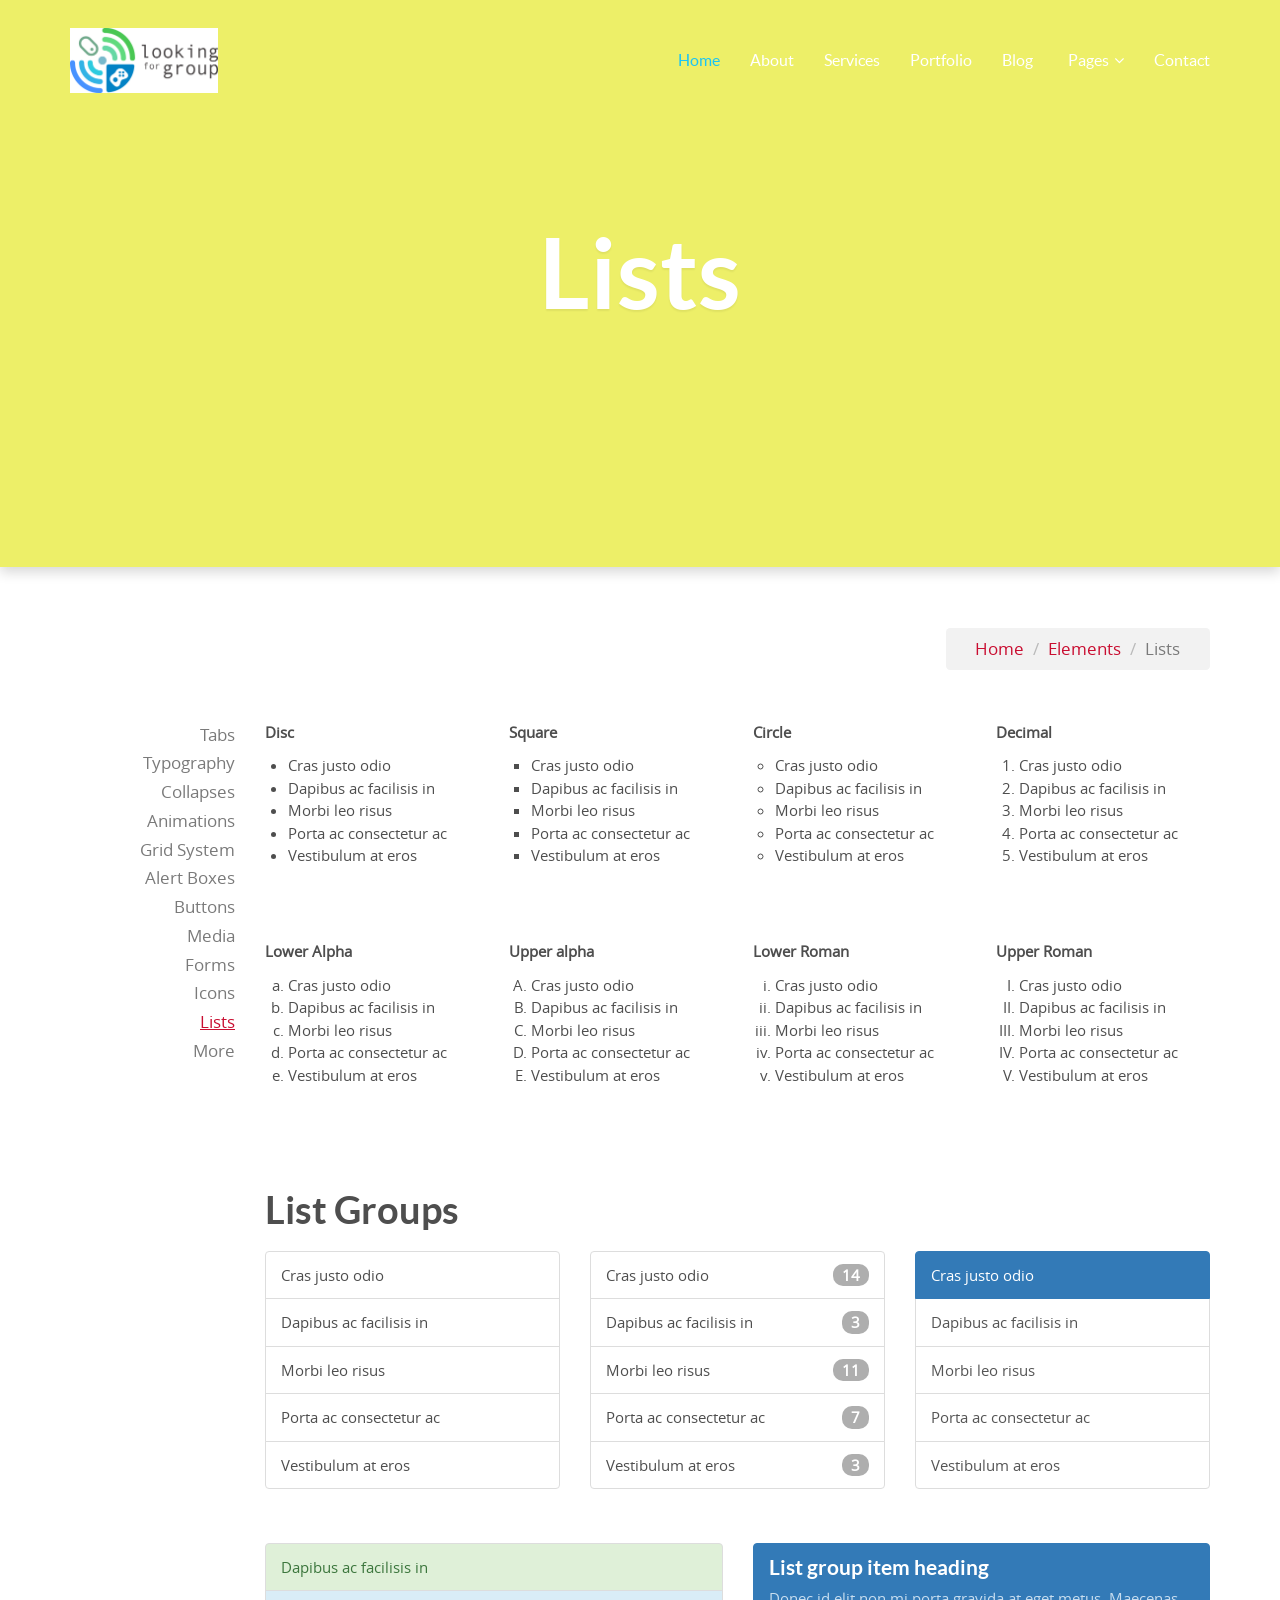
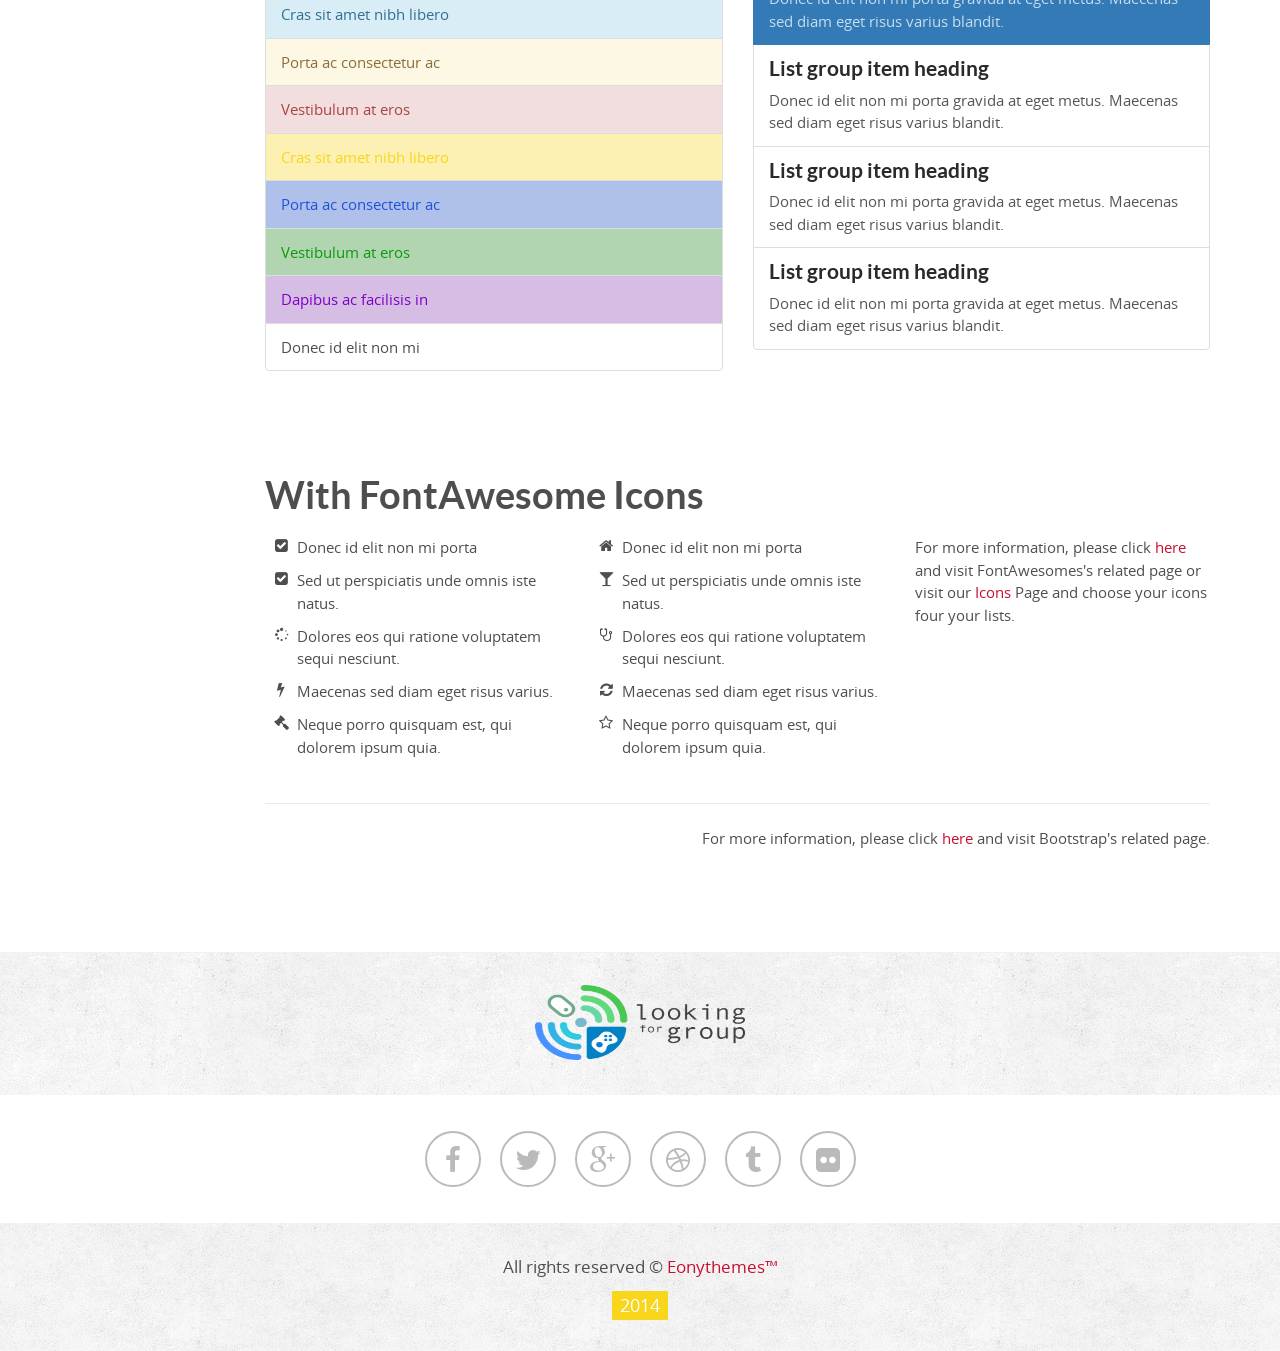
<file: elements/lists.html>
<!DOCTYPE html>
<!--[if IE 8]> <html class="ie8"> <![endif]-->
<!--[if IE 9]> <html class="ie9"> <![endif]-->
<!--[if !IE]><!--><html lang="en"> <!--<![endif]-->
    <head>
        <meta charset="utf-8">
        <title>Geass - Creative Onepage Html5 Template</title>
        <meta name="description" content="Geass is premium and creative multipurpose onepage template">
        <meta name="author" content="Eon">

        <!--[if IE]> <meta http-equiv="X-UA-Compatible" content="IE=edge"> <![endif]-->
        <meta name="viewport" content="width=device-width, initial-scale=1.0">

        <link rel="stylesheet" href="../css/fonts.css">
        <link rel="stylesheet" href="../css/bootstrap.min.css">
        <link rel="stylesheet" href="../css/font-awesome.min.css">
        <link rel="stylesheet" href="../css/animate.css">
        <link rel="stylesheet" href="../css/style.css">
        <link rel="stylesheet" href="../css/responsive.css">

        <!-- Favicon and Apple Icons -->
        <link rel="shortcut icon" href="../images/favicon.png">
        <link rel="apple-touch-icon" sizes="57x57" href="../images/faviconx57.png">
        <link rel="apple-touch-icon" sizes="72x72" href="../images/faviconx72.png">

        <!--- jQuery -->
        <script src="../js/jquery-1.11.1.min.js"></script>

        <!-- Queryloader -->
        <script src="../js/queryloader2.min.js"></script>

        <!-- Modernizr -->
        <script src="../js/modernizr.js"></script>
	    
    </head>
    <body>
        <div class="geass-loader-overlay left"></div><!-- End .geass-loader-overlay left -->
        <div class="geass-loader-overlay right"></div><!-- End .geass-loader-overlay right -->
        <!-- Header / Menu Section -->
        <header id="header" class="transparent">
            <nav class="navbar navbar-default navbar-transparent" role="navigation">
                <div class="container">
                    <!-- Brand and toggle get grouped for better mobile display -->
                    <div class="navbar-header">
                        <button type="button" class="navbar-toggle" data-toggle="collapse" data-target="#main-menu">
                            <span class="sr-only">Toggle navigation</span>
                            <span class="icon-bar"></span>
                            <span class="icon-bar"></span>
                            <span class="icon-bar"></span>
                        </button>
                        <a class="navbar-brand navbar-brand-img" href="../index.html"><img src="../images/logo-white.png" class="img-responsive logo-white" alt="logo"><img src="../images/logo.png" class="img-responsive logo-fixed" alt="logo"></a>
                    </div>

                    <!-- Collect the nav links, forms, and other content for toggling -->
                    <div class="collapse navbar-collapse navbar-right" id="main-menu">
                        <ul class="nav navbar-nav">
                            <li class="active"><a href="../index.html#home">Home</a></li>
                            <li><a href="../index.html#aboutus">About</a></li>
                            <li><a href="../index.html#services">Services</a></li>
                            <li><a href="../index.html#portfolio">Portfolio</a></li>
                            <li><a href="../index.html#blog">Blog</a></li>
                            <li class="dropdown">
                                <a href="#pages" class="dropdown-toggle" data-toggle="dropdown"><span class="sm-separator">Pages</span><i class="fa fa-angle-down"></i></a>
                                <ul class="dropdown-menu">
                                    <li><a href="../blog.html">Blog Page</a></li>
                                    <li><a href="../blog-timeline.html">Blog Timeline</a></li>
                                    <li><a href="../single.html">Blog Post Page</a></li>
                                    <li><a href="../single-portfolio.html">Portfolio Post</a></li>
                                    <li><a href="elements.html">Elements Page</a></li>
                                    <li><a href="../pricing.html">Pricing Tables</a></li>
                                    <li><a href="../404.html">404 Page</a></li>
                                </ul>
                            </li>
                            <li><a href="index.html#contactus">Contact</a></li>
                        </ul>
                    </div><!-- /.navbar-collapse -->
                </div><!-- /.container-fluid -->
            </nav>
        </header>
        <div class="page-header background2 parallax" data-stellar-background-ratio="0.4">
            <div class="container">
                <div class="row">
                    <div class="col-md-12 page-header-wrapper">
                        <h1 class="page-title">Lists</h1>
                    </div><!-- End .col-md-12 -->
                </div><!-- End .row -->
            </div><!-- End .container -->
        </div>

        <div class="md-margin2x"></div><!-- space -->

        <section id="content">
            <div class="container">
                <div class="row">
                    <div class="col-md-12">
                        <div class="breadcrumb-container clearfix">
                            <ol class="breadcrumb pull-right">
                                <li><a href="index.html" title="Go to Homepage">Home</a></li>
                                <li><a href="#" title="Elements">Elements</a></li>
                                <li class="active">Lists</li>
                            </ol>
                        </div><!-- End .breadcrumb-container -->

                        <div class="xlg-margin"></div><!-- space -->
                    
                        <div class="row">
                            <div class="col-md-2 col-sm-3 col-xs-12 sidebar-menu-container">
                                <ul class="sidebar-menu">
                                    <li><a href="tabs.html">Tabs</a></li>
                                    
                                    <li><a href="typography.html">Typography</a></li>
                                    <li><a href="collapses.html">collapses</a></li>
                                    <li><a href="animations.html">animations</a></li>
                                    <li><a href="grids.html">Grid System</a></li>
                                    <li><a href="alerts.html">Alert Boxes</a></li>
                                    <li><a href="buttons.html">Buttons</a></li>
                                    <li><a href="medias.html">Media</a></li>
                                    <li><a href="forms.html">Forms</a></li>
                                    <li><a href="icons.html">Icons</a></li>
                                    <li class="active"><a href="lists.html">Lists</a></li>
                                    <li><a href="more.html">More</a></li>
                                </ul>
                            </div><!-- End .col-md-2 -->

                            <div class="col-md-10 col-sm-9 col-xs-12">
                                <div class="row">

                                    <div class="col-md-3 col-sm-3 col-xs-6">
                                        <strong>Disc</strong>
                                        <div class="xs-margin"></div><!-- space -->
                                        <ul class="list-style list-disc">
                                            <li>Cras justo odio</li>
                                            <li>Dapibus ac facilisis in</li>
                                            <li>Morbi leo risus</li>
                                            <li>Porta ac consectetur ac</li>
                                            <li>Vestibulum at eros</li>
                                        </ul>
                                    </div><!-- End .col-md-3 -->

                                    <div class="col-md-3 col-sm-3 col-xs-6">
                                        <strong>Square</strong>
                                        <div class="xs-margin"></div><!-- space -->
                                        <ul class="list-style list-square">
                                            <li>Cras justo odio</li>
                                            <li>Dapibus ac facilisis in</li>
                                            <li>Morbi leo risus</li>
                                            <li>Porta ac consectetur ac</li>
                                            <li>Vestibulum at eros</li>
                                        </ul>
                                    </div><!-- End .col-md-3 -->

                                    <div class="col-md-3 col-sm-3 col-xs-6">
                                        <strong>Circle</strong>
                                        <div class="xs-margin"></div><!-- space -->
                                        <ul class="list-style list-circle">
                                            <li>Cras justo odio</li>
                                            <li>Dapibus ac facilisis in</li>
                                            <li>Morbi leo risus</li>
                                            <li>Porta ac consectetur ac</li>
                                            <li>Vestibulum at eros</li>
                                        </ul>
                                    </div><!-- End .col-md-3 -->


                                    <div class="col-md-3 col-sm-3 col-xs-6">
                                        <strong>Decimal</strong>
                                        <div class="xs-margin"></div><!-- space -->
                                        <ul class="list-style list-decimal">
                                            <li>Cras justo odio</li>
                                            <li>Dapibus ac facilisis in</li>
                                            <li>Morbi leo risus</li>
                                            <li>Porta ac consectetur ac</li>
                                            <li>Vestibulum at eros</li>
                                        </ul>
                                    </div><!-- End .col-md-3 -->
                                </div><!-- End .row -->

                                <div class="xlg-margin"></div><!-- space -->

                                <div class="row">

                                    <div class="col-md-3 col-sm-3 col-xs-6">
                                        <strong>Lower Alpha</strong>
                                        <div class="xs-margin"></div><!-- space -->
                                        <ul class="list-style list-lower-alpha">
                                            <li>Cras justo odio</li>
                                            <li>Dapibus ac facilisis in</li>
                                            <li>Morbi leo risus</li>
                                            <li>Porta ac consectetur ac</li>
                                            <li>Vestibulum at eros</li>
                                        </ul>
                                    </div><!-- End .col-md-3 -->

                                    <div class="col-md-3 col-sm-3 col-xs-6">
                                        <strong>Upper alpha</strong>
                                        <div class="xs-margin"></div><!-- space -->
                                        <ul class="list-style list-upper-alpha">
                                            <li>Cras justo odio</li>
                                            <li>Dapibus ac facilisis in</li>
                                            <li>Morbi leo risus</li>
                                            <li>Porta ac consectetur ac</li>
                                            <li>Vestibulum at eros</li>
                                        </ul>
                                    </div><!-- End .col-md-3 -->

                                    <div class="col-md-3 col-sm-3 col-xs-6">
                                        <strong>Lower Roman</strong>
                                        <div class="xs-margin"></div><!-- space -->
                                        <ul class="list-style list-lower-roman">
                                            <li>Cras justo odio</li>
                                            <li>Dapibus ac facilisis in</li>
                                            <li>Morbi leo risus</li>
                                            <li>Porta ac consectetur ac</li>
                                            <li>Vestibulum at eros</li>
                                        </ul>
                                    </div><!-- End .col-md-3 -->

                                    <div class="col-md-3 col-sm-3 col-xs-6">
                                        <strong>Upper Roman</strong>
                                        <div class="xs-margin"></div><!-- space -->
                                        <ul class="list-style list-upper-roman">
                                            <li>Cras justo odio</li>
                                            <li>Dapibus ac facilisis in</li>
                                            <li>Morbi leo risus</li>
                                            <li>Porta ac consectetur ac</li>
                                            <li>Vestibulum at eros</li>
                                        </ul>
                                    </div><!-- End .col-md-3 -->
                                </div><!-- End .row -->

                                <div class="lg-margin2x"></div><!-- space -->

                                <h3>List Groups</h3>
                                <div class="row">
                                    <div class="col-md-4 col-sm-4 col-xs-12">
                                        <ul class="list-group">
                                            <li class="list-group-item">Cras justo odio</li>
                                            <li class="list-group-item">Dapibus ac facilisis in</li>
                                            <li class="list-group-item">Morbi leo risus</li>
                                            <li class="list-group-item">Porta ac consectetur ac</li>
                                            <li class="list-group-item">Vestibulum at eros</li>
                                        </ul>
                                    </div><!-- End .col-md-4 -->

                                    <div class="col-md-4 col-sm-4 col-xs-12">
                                        <ul class="list-group">
                                            <li class="list-group-item">
                                                <span class="badge">14</span>
                                                Cras justo odio
                                            </li>
                                            <li class="list-group-item">
                                                <span class="badge">3</span>
                                                Dapibus ac facilisis in
                                            </li>
                                            <li class="list-group-item">
                                                <span class="badge">11</span>
                                                Morbi leo risus
                                            </li>
                                            <li class="list-group-item">
                                                <span class="badge">7</span>
                                                Porta ac consectetur ac
                                            </li>
                                            <li class="list-group-item">
                                                <span class="badge">3</span>
                                                Vestibulum at eros
                                            </li>
                                        </ul>
                                    </div><!-- End .col-md-4 -->

                                    <div class="col-md-4 col-sm-4 col-xs-12">
                                        <div class="list-group">
                                            <a href="#" class="list-group-item active">
                                            Cras justo odio
                                            </a>
                                            <a href="#" class="list-group-item">Dapibus ac facilisis in</a>
                                            <a href="#" class="list-group-item">Morbi leo risus</a>
                                            <a href="#" class="list-group-item">Porta ac consectetur ac</a>
                                            <a href="#" class="list-group-item">Vestibulum at eros</a>
                                        </div><!-- End .list-group -->
                                    </div><!-- End .col-md-4 -->

                                </div><!-- End .row -->
                               

                                <div class="md-margin"></div><!-- space -->

                                <div class="row">
                                    <div class="col-md-6 col-sm-6 col-xs-12">
                                        <ul class="list-group">
                                            <li class="list-group-item list-group-item-lightgreen">Dapibus ac facilisis in</li>
                                            <li class="list-group-item list-group-item-lightblue">Cras sit amet nibh libero</li>
                                            <li class="list-group-item list-group-item-orange">Porta ac consectetur ac</li>
                                            <li class="list-group-item list-group-item-red">Vestibulum at eros</li>
                                            <li class="list-group-item list-group-item-yellow">Cras sit amet nibh libero</li>
                                            <li class="list-group-item list-group-item-blue">Porta ac consectetur ac</li>
                                            <li class="list-group-item list-group-item-green">Vestibulum at eros</li>
                                            <li class="list-group-item list-group-item-purple">Dapibus ac facilisis in</li>
                                            <li class="list-group-item">Donec id elit non mi</li>
                                        </ul>
                                    </div><!-- End .col-md-6 -->

                                    <div class="col-md-6 col-sm-6 col-xs-12">

                                        <div class="list-group">
                                            <a href="#" class="list-group-item active">
                                                <h6 class="list-group-item-heading">List group item heading</h6>
                                                <p class="list-group-item-text">Donec id elit non mi porta gravida at eget metus. Maecenas sed diam eget risus varius blandit.</p>
                                            </a>

                                            <a href="#" class="list-group-item">
                                                <h6 class="list-group-item-heading">List group item heading</h6>
                                                <p class="list-group-item-text">Donec id elit non mi porta gravida at eget metus. Maecenas sed diam eget risus varius blandit.</p>
                                            </a>

                                            <a href="#" class="list-group-item">
                                                <h6 class="list-group-item-heading">List group item heading</h6>
                                                <p class="list-group-item-text">Donec id elit non mi porta gravida at eget metus. Maecenas sed diam eget risus varius blandit.</p>
                                            </a>

                                            <a href="#" class="list-group-item">
                                                <h6 class="list-group-item-heading">List group item heading</h6>
                                                <p class="list-group-item-text">Donec id elit non mi porta gravida at eget metus. Maecenas sed diam eget risus varius blandit.</p>
                                            </a>
                                        </div><!-- End .list-group -->
                                        
                                    </div><!-- End .col-md-6 -->

                                </div><!-- End .row -->

                                <div class="lg-margin2x"></div><!-- space -->

                                <h3>With FontAwesome Icons</h3>

                                <div class="row">

                                    <div class="col-md-4 col-sm-4 col-xs-6">
                                        <ul class="fa-ul">
                                            <li><i class="fa-li fa fa-check-square"></i>Donec id elit non mi porta</li>
                                            <li><i class="fa-li fa fa-check-square"></i>Sed ut perspiciatis unde omnis iste natus.</li>
                                            <li><i class="fa-li fa fa-spinner fa-spin"></i>Dolores eos qui ratione voluptatem sequi nesciunt.</li>
                                            <li><i class="fa-li fa fa-bolt"></i>Maecenas sed diam eget risus varius.</li>
                                            <li><i class="fa-li fa fa-legal"></i>Neque porro quisquam est, qui dolorem ipsum quia.</li>
                                        </ul>
                                    </div><!-- End .col-md-4 -->

                                    <div class="col-md-4 col-sm-4 col-xs-6">
                                        <ul class="fa-ul">
                                            <li><i class="fa-li fa fa-home"></i>Donec id elit non mi porta</li>
                                            <li><i class="fa-li fa fa-glass"></i>Sed ut perspiciatis unde omnis iste natus.</li>
                                            <li><i class="fa-li fa fa-stethoscope"></i>Dolores eos qui ratione voluptatem sequi nesciunt.</li>
                                            <li><i class="fa-li fa fa-refresh fa-spin"></i>Maecenas sed diam eget risus varius.</li>
                                            <li><i class="fa-li fa fa-star-o"></i>Neque porro quisquam est, qui dolorem ipsum quia.</li>
                                        </ul>
                                    </div><!-- End .col-md-4 -->

                                    <div class="col-md-4 col-sm-4 col-xs-6">
                                        <p>For more information, please click <a href="//fortawesome.github.io/Font-Awesome/icons/" target="_blank" title="Fontawesome Icons">here</a> and visit FontAwesomes's related page or visit our <a href="icons.html" target="_blank" title="Icons">Icons</a> Page and choose your icons four your lists.</p>
                                    </div><!-- End .col-md-4 -->
                                </div><!-- End .row -->

                                <hr>
                                <p class="text-right">For more information, please click <a href="//getbootstrap.com/components/#list-group" target="_blank" title="Bootstrap Lists">here</a> and visit Bootstrap's related page.</p>
                            </div><!-- End .col-md-10 -->
                        </div><!-- End .row -->

                    </div><!-- End .col-md-12 -->
                </div><!-- End .row -->

            </div><!-- End .container -->
        </section><!-- End #content -->

        <footer id="footer" class="pattern5">
            <div class="container">
                <div class="row">
                    <div class="col-md-12">
                        <a href="../index.html" class="footer-logo" title="Geass - Creative Onepage Template"><img src="../images/logo.png" width="210" height="75" alt="Geass Logo"></a>
                    </div><!-- End .col-md-12 -->
                </div><!-- End .row -->
            </div><!-- End .container -->

            <div class="footer-social-icons">
                <div class="container">
                    <div class="row">
                        <div class="col-md-12">
                            <ul class="social-icons-container">
                                <li><a href="#" class="facebook add-tooltip" data-placement="top" data-toggle="tooltip" title="Follow us on Facebook"><i class="fa fa-facebook"></i></a></li>
                                <li><a href="#" class="twitter add-tooltip" data-placement="top" data-toggle="tooltip" title="Follow us on Twitter"><i class="fa fa-twitter"></i></a></li>
                                <li><a href="#" class="googleplus add-tooltip" data-placement="top" data-toggle="tooltip" title="Follow us on Google +"><i class="fa fa-google-plus"></i></a></li>
                                <li><a href="#" class="dribbble add-tooltip" data-placement="top" data-toggle="tooltip" title="Find us at Dribbble"><i class="fa fa-dribbble"></i></a></li>
                                <li><a href="#" class="tumblr add-tooltip" data-placement="top" data-toggle="tooltip" title="Find us at Tumblr"><i class="fa fa-tumblr"></i></a></li>
                                <li><a href="#" class="flickr add-tooltip" data-placement="top" data-toggle="tooltip" title="Find us at Flickr"><i class="fa fa-flickr"></i></a></li>

                            </ul>
                        </div><!-- End .col-md-12 -->
                    </div><!-- End .row -->
                </div><!-- End .container -->
            </div><!-- End .footer-social-icons -->

            <div class="container">
                <div class="row">
                    <div class="col-md-12">
                        <p>All rights reserved &copy; <a href="//wrapbootstrap.com/user/eony" title="Eonythemes">Eonythemes&trade;</a></p>
                        <span class="footer-date highlight yellow">2014</span>
                    </div><!-- End .col-md-12 -->
                </div><!-- End .row -->
            </div><!-- End .container -->
        </footer>

        <!-- scroltop -->
        <a href="#home" id="scroll-top" class="add-tooltip" data-placement="top" title="Go to top"><i class="fa fa-angle-double-up"></i></a>

        <!-- Plugins -->
        <script src="../js/bootstrap.min.js"></script>
        <script src="../js/plugins.js"></script>
        <script src="../js/main.js"></script>

    </body>
</html>
</file>
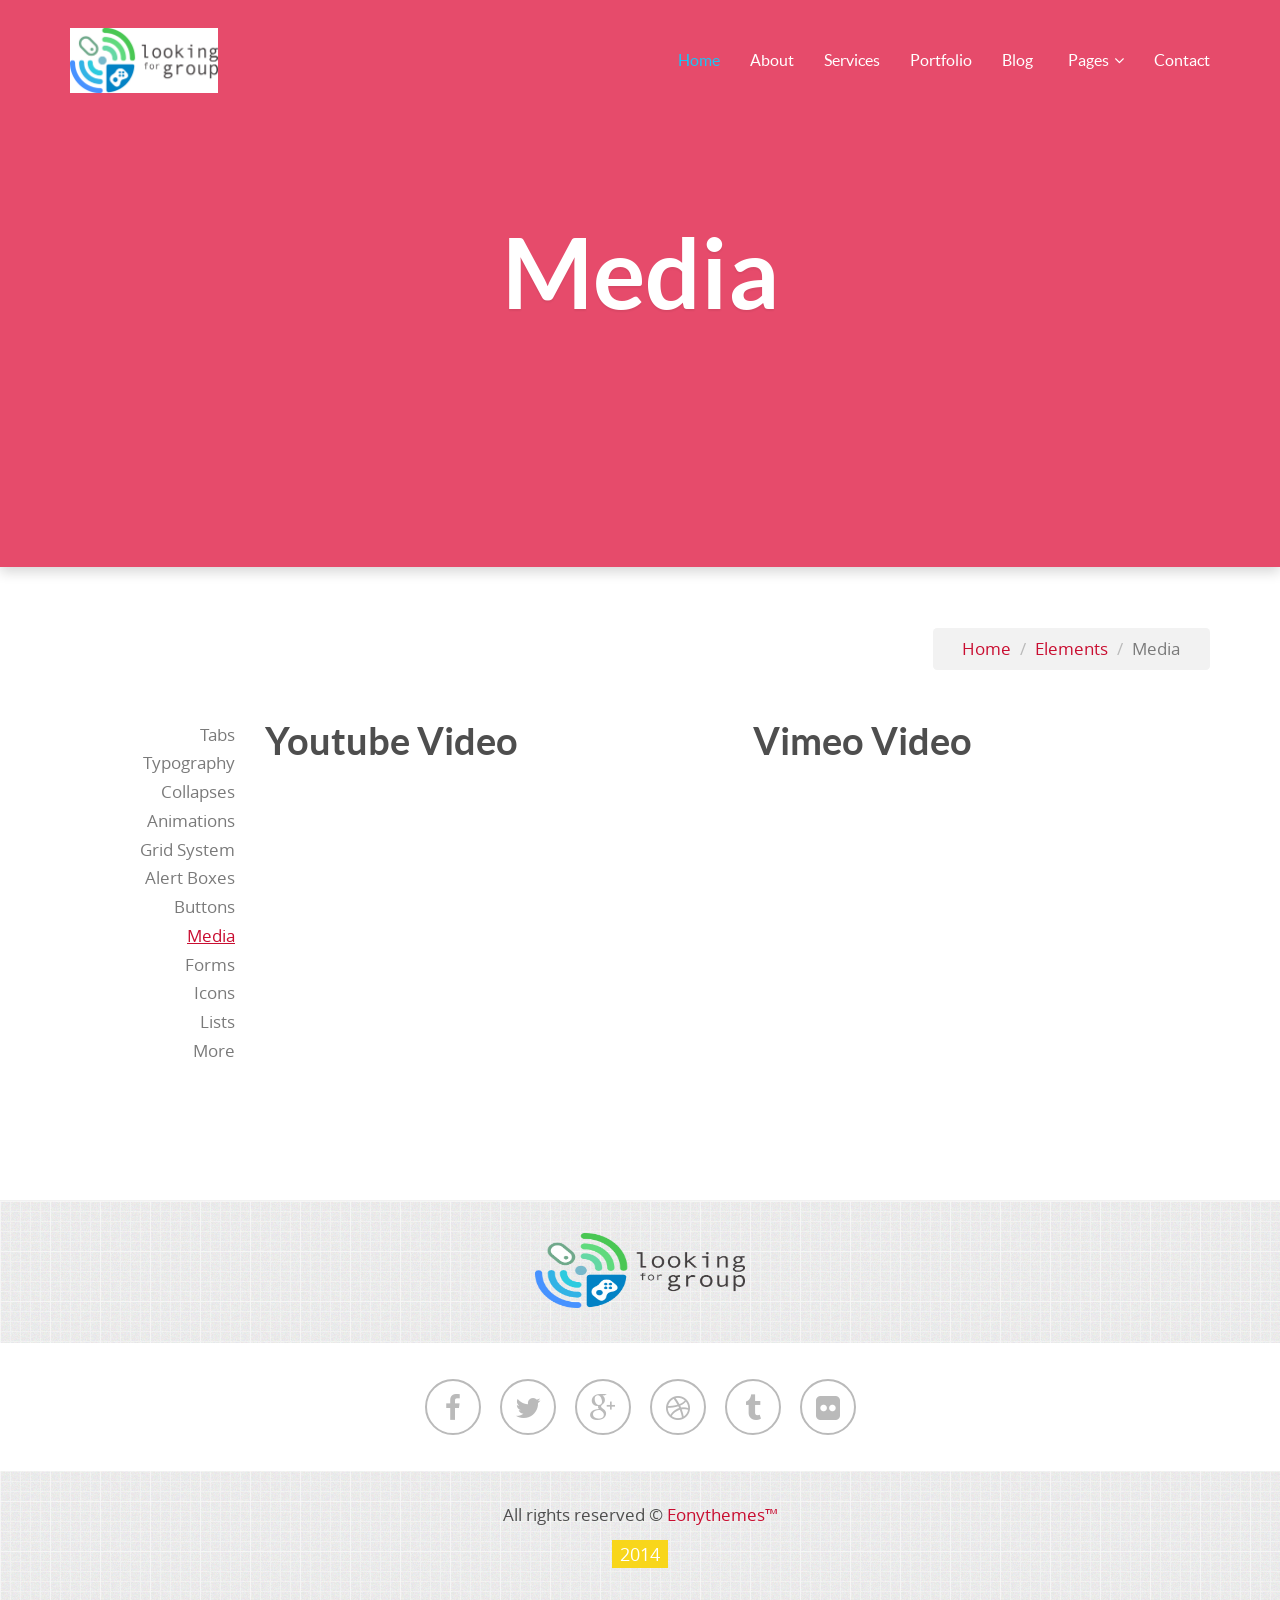
<file: elements/medias.html>
<!DOCTYPE html>
<!--[if IE 8]> <html class="ie8"> <![endif]-->
<!--[if IE 9]> <html class="ie9"> <![endif]-->
<!--[if !IE]><!--><html lang="en"> <!--<![endif]-->
    <head>
        <meta charset="utf-8">
        <title>Geass - Creative Onepage Html5 Template</title>
        <meta name="description" content="Geass is premium and creative multipurpose onepage template">
        <meta name="author" content="Eon">

        <!--[if IE]> <meta http-equiv="X-UA-Compatible" content="IE=edge"> <![endif]-->
        <meta name="viewport" content="width=device-width, initial-scale=1.0">

        <link rel="stylesheet" href="../css/fonts.css">
        <link rel="stylesheet" href="../css/bootstrap.min.css">
        <link rel="stylesheet" href="../css/font-awesome.min.css">
        <link rel="stylesheet" href="../css/animate.css">
        <link rel="stylesheet" href="../css/style.css">
        <link rel="stylesheet" href="../css/responsive.css">

        <!-- Favicon and Apple Icons -->
        <link rel="shortcut icon" href="../images/favicon.png">
        <link rel="apple-touch-icon" sizes="57x57" href="../images/faviconx57.png">
        <link rel="apple-touch-icon" sizes="72x72" href="../images/faviconx72.png">

        <!--- jQuery -->
        <script src="../js/jquery-1.11.1.min.js"></script>

        <!-- Queryloader -->
        <script src="../js/queryloader2.min.js"></script>

        <!-- Modernizr -->
        <script src="../js/modernizr.js"></script>
        
    </head>
    <body>
        <div class="geass-loader-overlay left"></div><!-- End .geass-loader-overlay left -->
        <div class="geass-loader-overlay right"></div><!-- End .geass-loader-overlay right -->
        <!-- Header / Menu Section -->
        <header id="header" class="transparent">
            <nav class="navbar navbar-default navbar-transparent" role="navigation">
                <div class="container">
                    <!-- Brand and toggle get grouped for better mobile display -->
                    <div class="navbar-header">
                        <button type="button" class="navbar-toggle" data-toggle="collapse" data-target="#main-menu">
                            <span class="sr-only">Toggle navigation</span>
                            <span class="icon-bar"></span>
                            <span class="icon-bar"></span>
                            <span class="icon-bar"></span>
                        </button>
                        <a class="navbar-brand navbar-brand-img" href="../index.html"><img src="../images/logo-white.png" class="img-responsive logo-white" alt="logo"><img src="../images/logo.png" class="img-responsive logo-fixed" alt="logo"></a>
                    </div>

                    <!-- Collect the nav links, forms, and other content for toggling -->
                    <div class="collapse navbar-collapse navbar-right" id="main-menu">
                        <ul class="nav navbar-nav">
                            <li class="active"><a href="../index.html#home">Home</a></li>
                            <li><a href="../index.html#aboutus">About</a></li>
                            <li><a href="../index.html#services">Services</a></li>
                            <li><a href="../index.html#portfolio">Portfolio</a></li>
                            <li><a href="../index.html#blog">Blog</a></li>
                            <li class="dropdown">
                                <a href="#pages" class="dropdown-toggle" data-toggle="dropdown"><span class="sm-separator">Pages</span><i class="fa fa-angle-down"></i></a>
                                <ul class="dropdown-menu">
                                    <li><a href="../blog.html">Blog Page</a></li>
                                    <li><a href="../blog-timeline.html">Blog Timeline</a></li>
                                    <li><a href="../single.html">Blog Post Page</a></li>
                                    <li><a href="../single-portfolio.html">Portfolio Post</a></li>
                                    <li><a href="elements.html">Elements Page</a></li>
                                    <li><a href="../pricing.html">Pricing Tables</a></li>
                                    <li><a href="../404.html">404 Page</a></li>
                                </ul>
                            </li>
                            <li><a href="index.html#contactus">Contact</a></li>
                        </ul>
                    </div><!-- /.navbar-collapse -->
                </div><!-- /.container-fluid -->
            </nav>
        </header>
        <div class="page-header background7 parallax" data-stellar-background-ratio="0.4">
            <div class="container">
                <div class="row">
                    <div class="col-md-12 page-header-wrapper">
                        <h1 class="page-title">Media</h1>
                    </div><!-- End .col-md-12 -->
                </div><!-- End .row -->
            </div><!-- End .container -->
        </div>

        <div class="md-margin2x"></div><!-- space -->

        <section id="content">
            <div class="container">
                <div class="row">
                    <div class="col-md-12">
                        <div class="breadcrumb-container clearfix">
                            <ol class="breadcrumb pull-right">
                                <li><a href="index.html" title="Go to Homepage">Home</a></li>
                                <li><a href="#" title="Elements">Elements</a></li>
                                <li class="active">Media</li>
                            </ol>
                        </div><!-- End .breadcrumb-container -->

                        <div class="xlg-margin"></div><!-- space -->
                    
                        <div class="row">
                            <div class="col-md-2 col-sm-3 col-xs-12 sidebar-menu-container">
                                <ul class="sidebar-menu">
                                    <li><a href="tabs.html">Tabs</a></li>
                                    
                                    <li><a href="typography.html">Typography</a></li>
                                    <li><a href="collapses.html">collapses</a></li>
                                    <li><a href="animations.html">animations</a></li>
                                    <li><a href="grids.html">Grid System</a></li>
                                    <li><a href="alerts.html">Alert Boxes</a></li>
                                    <li><a href="buttons.html">Buttons</a></li>
                                    <li class="active"><a href="medias.html">Media</a></li>
                                    <li><a href="forms.html">Forms</a></li>
                                    <li><a href="icons.html">Icons</a></li>
                                    <li><a href="lists.html">Lists</a></li>
                                    <li><a href="more.html">More</a></li>
                                </ul>
                            </div><!-- End .col-md-2 -->

                            <div class="col-md-10 col-sm-9 col-xs-12">
                                <div class="row">
                                    <div class="col-md-6 col-sm-6 col-xs-12 lg-margin">
                                        <h3>Youtube Video</h3>
                                        <div class="embed-responsive embed-responsive-16by9">
                                            <iframe class="embed-responsive-item" width="560" height="315" src="//www.youtube.com/embed/gTaoJHHFBeU" allowfullscreen></iframe>
                                        </div><!-- End .embed-responsive -->
                                    </div><!-- End .col-md-6 -->


                                    <div class="col-md-6 col-sm-6 col-xs-12">
                                        <h3>Vimeo Video</h3>
                                       <div class="embed-responsive embed-responsive-16by9">
                                            <iframe class="embed-responsive-item" src="//player.vimeo.com/video/17668930?color=ffffff" width="500" height="281" allowfullscreen></iframe>
                                        </div><!-- End .embed-responsive -->
                                    </div><!-- End .col-md-6 -->
                                </div><!-- End .row -->

                                <div class="lg-margin"></div><!-- space -->
                            </div><!-- End .col-md-10 -->
                        </div><!-- End .row -->

                    </div><!-- End .col-md-12 -->
                </div><!-- End .row -->

            </div><!-- End .container -->
        </section><!-- End #content -->

        <footer id="footer" class="pattern8">
            <div class="container">
                <div class="row">
                    <div class="col-md-12">
                        <a href="../index.html" class="footer-logo" title="Geass - Creative Onepage Template"><img src="../images/logo.png" width="210" height="75" alt="Geass Logo"></a>
                    </div><!-- End .col-md-12 -->
                </div><!-- End .row -->
            </div><!-- End .container -->

            <div class="footer-social-icons">
                <div class="container">
                    <div class="row">
                        <div class="col-md-12">
                            <ul class="social-icons-container">
                                <li><a href="#" class="facebook add-tooltip" data-placement="top" data-toggle="tooltip" title="Follow us on Facebook"><i class="fa fa-facebook"></i></a></li>
                                <li><a href="#" class="twitter add-tooltip" data-placement="top" data-toggle="tooltip" title="Follow us on Twitter"><i class="fa fa-twitter"></i></a></li>
                                <li><a href="#" class="googleplus add-tooltip" data-placement="top" data-toggle="tooltip" title="Follow us on Google +"><i class="fa fa-google-plus"></i></a></li>
                                <li><a href="#" class="dribbble add-tooltip" data-placement="top" data-toggle="tooltip" title="Find us at Dribbble"><i class="fa fa-dribbble"></i></a></li>
                                <li><a href="#" class="tumblr add-tooltip" data-placement="top" data-toggle="tooltip" title="Find us at Tumblr"><i class="fa fa-tumblr"></i></a></li>
                                <li><a href="#" class="flickr add-tooltip" data-placement="top" data-toggle="tooltip" title="Find us at Flickr"><i class="fa fa-flickr"></i></a></li>

                            </ul>
                        </div><!-- End .col-md-12 -->
                    </div><!-- End .row -->
                </div><!-- End .container -->
            </div><!-- End .footer-social-icons -->

            <div class="container">
                <div class="row">
                    <div class="col-md-12">
                        <p>All rights reserved &copy; <a href="//wrapbootstrap.com/user/eony" title="Eonythemes">Eonythemes&trade;</a></p>
                        <span class="footer-date highlight yellow">2014</span>
                    </div><!-- End .col-md-12 -->
                </div><!-- End .row -->
            </div><!-- End .container -->
        </footer>

        <!-- scroltop -->
        <a href="#home" id="scroll-top" class="add-tooltip" data-placement="top" title="Go to top"><i class="fa fa-angle-double-up"></i></a>

        <!-- Plugins -->
        <script src="../js/bootstrap.min.js"></script>
        <script src="../js/plugins.js"></script>
        <script src="../js/main.js"></script>

    </body>
</html>
</file>
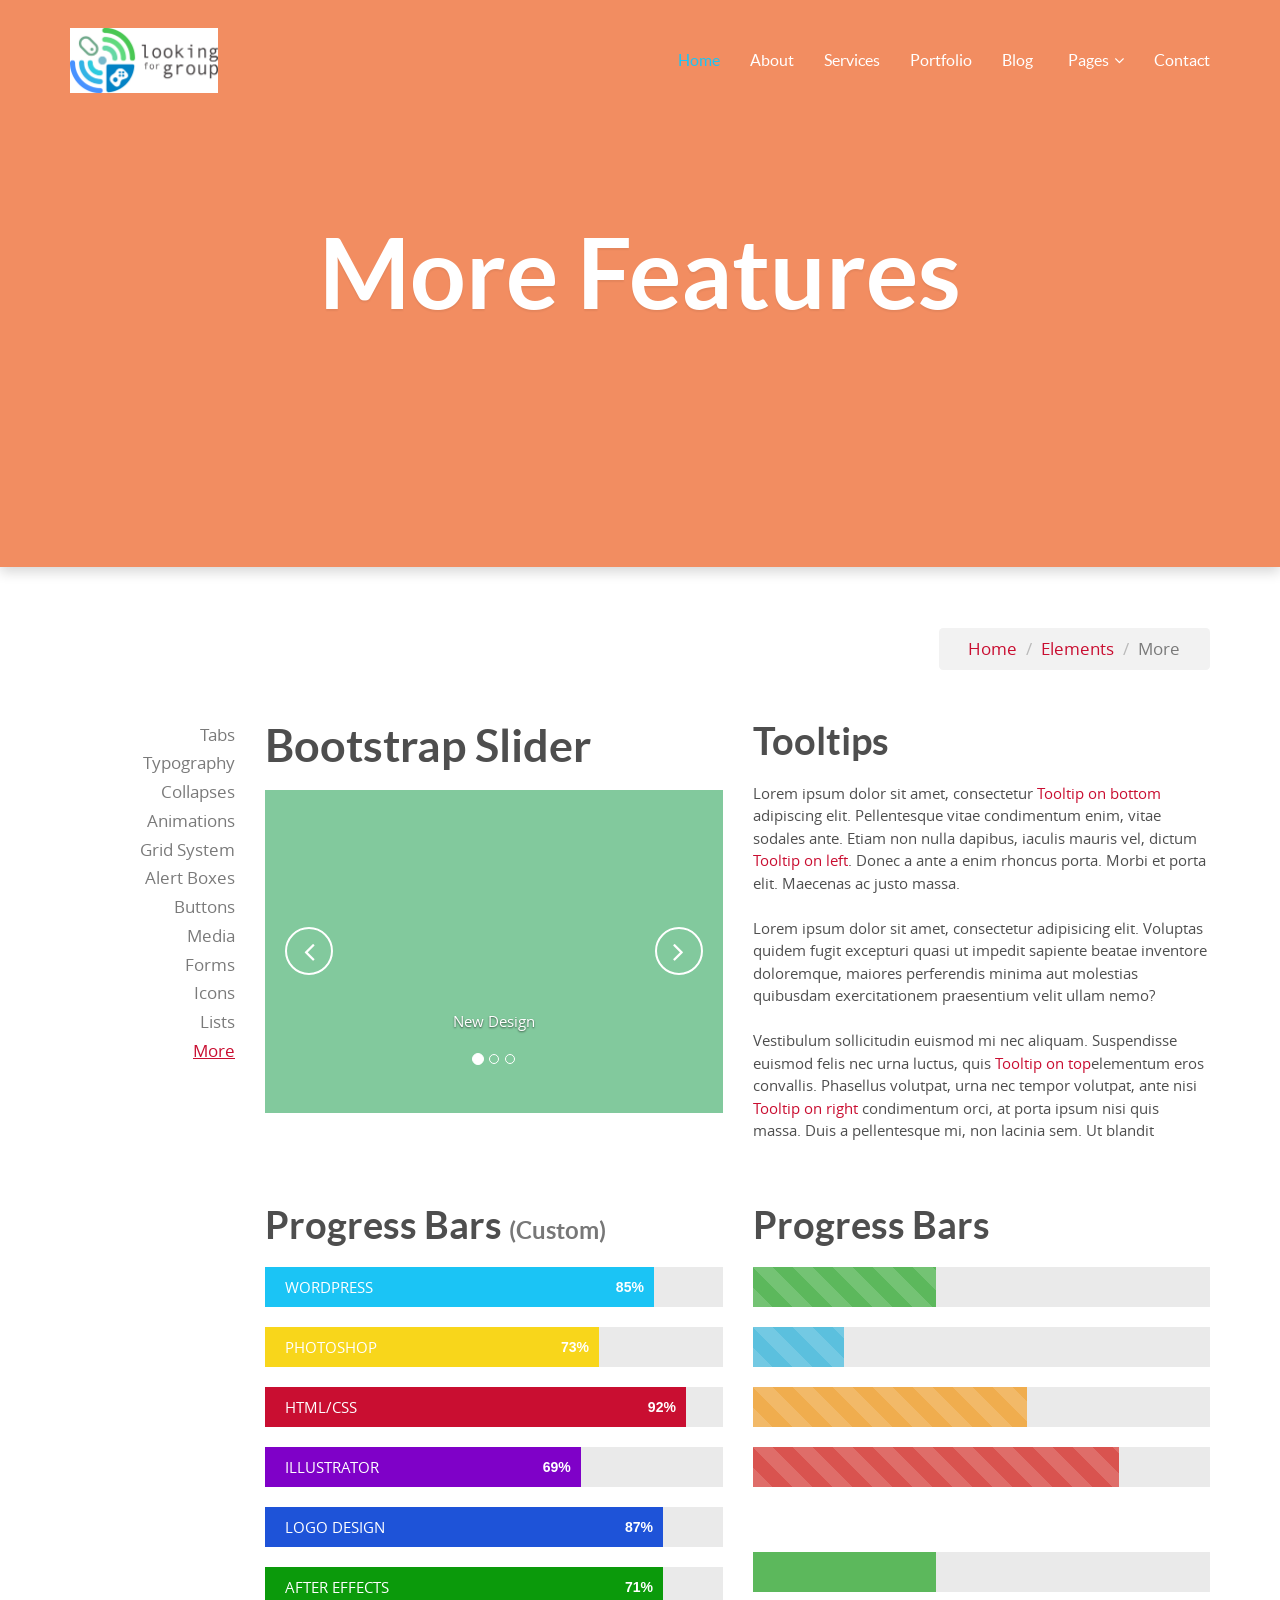
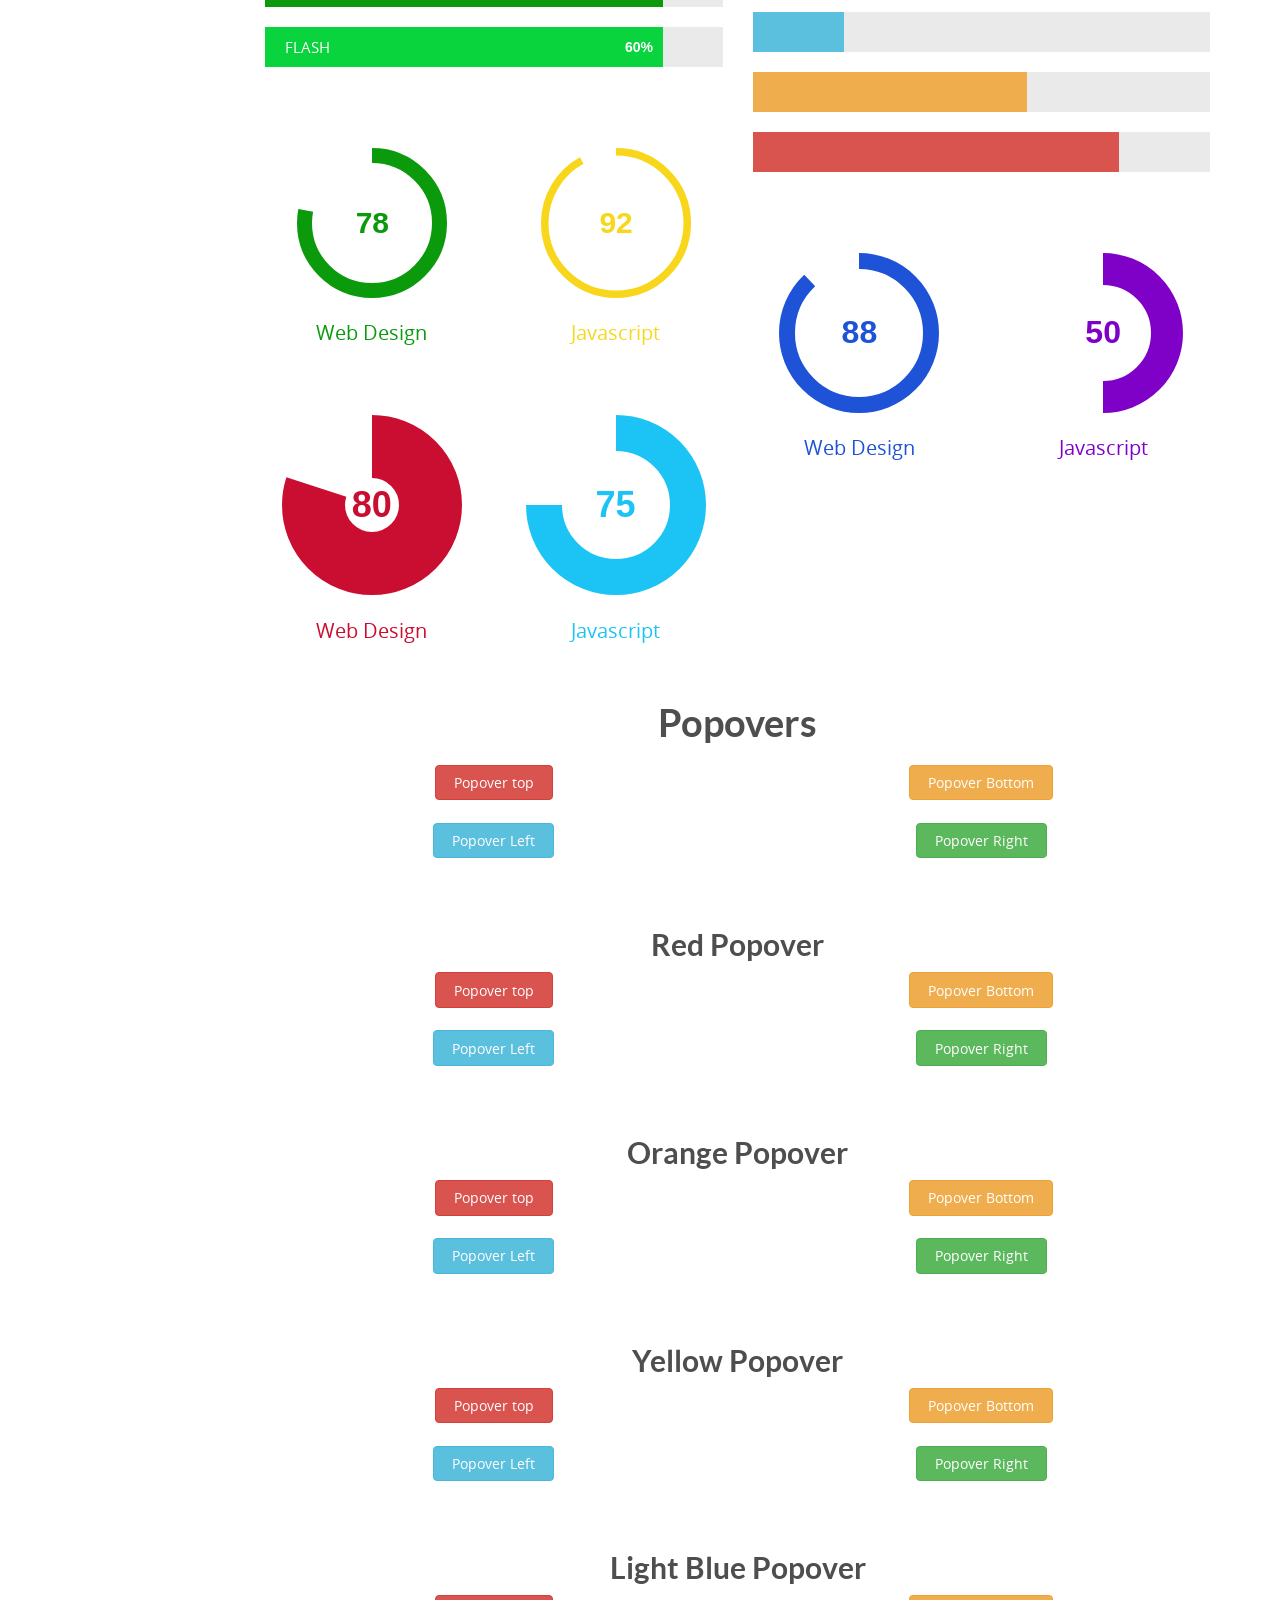
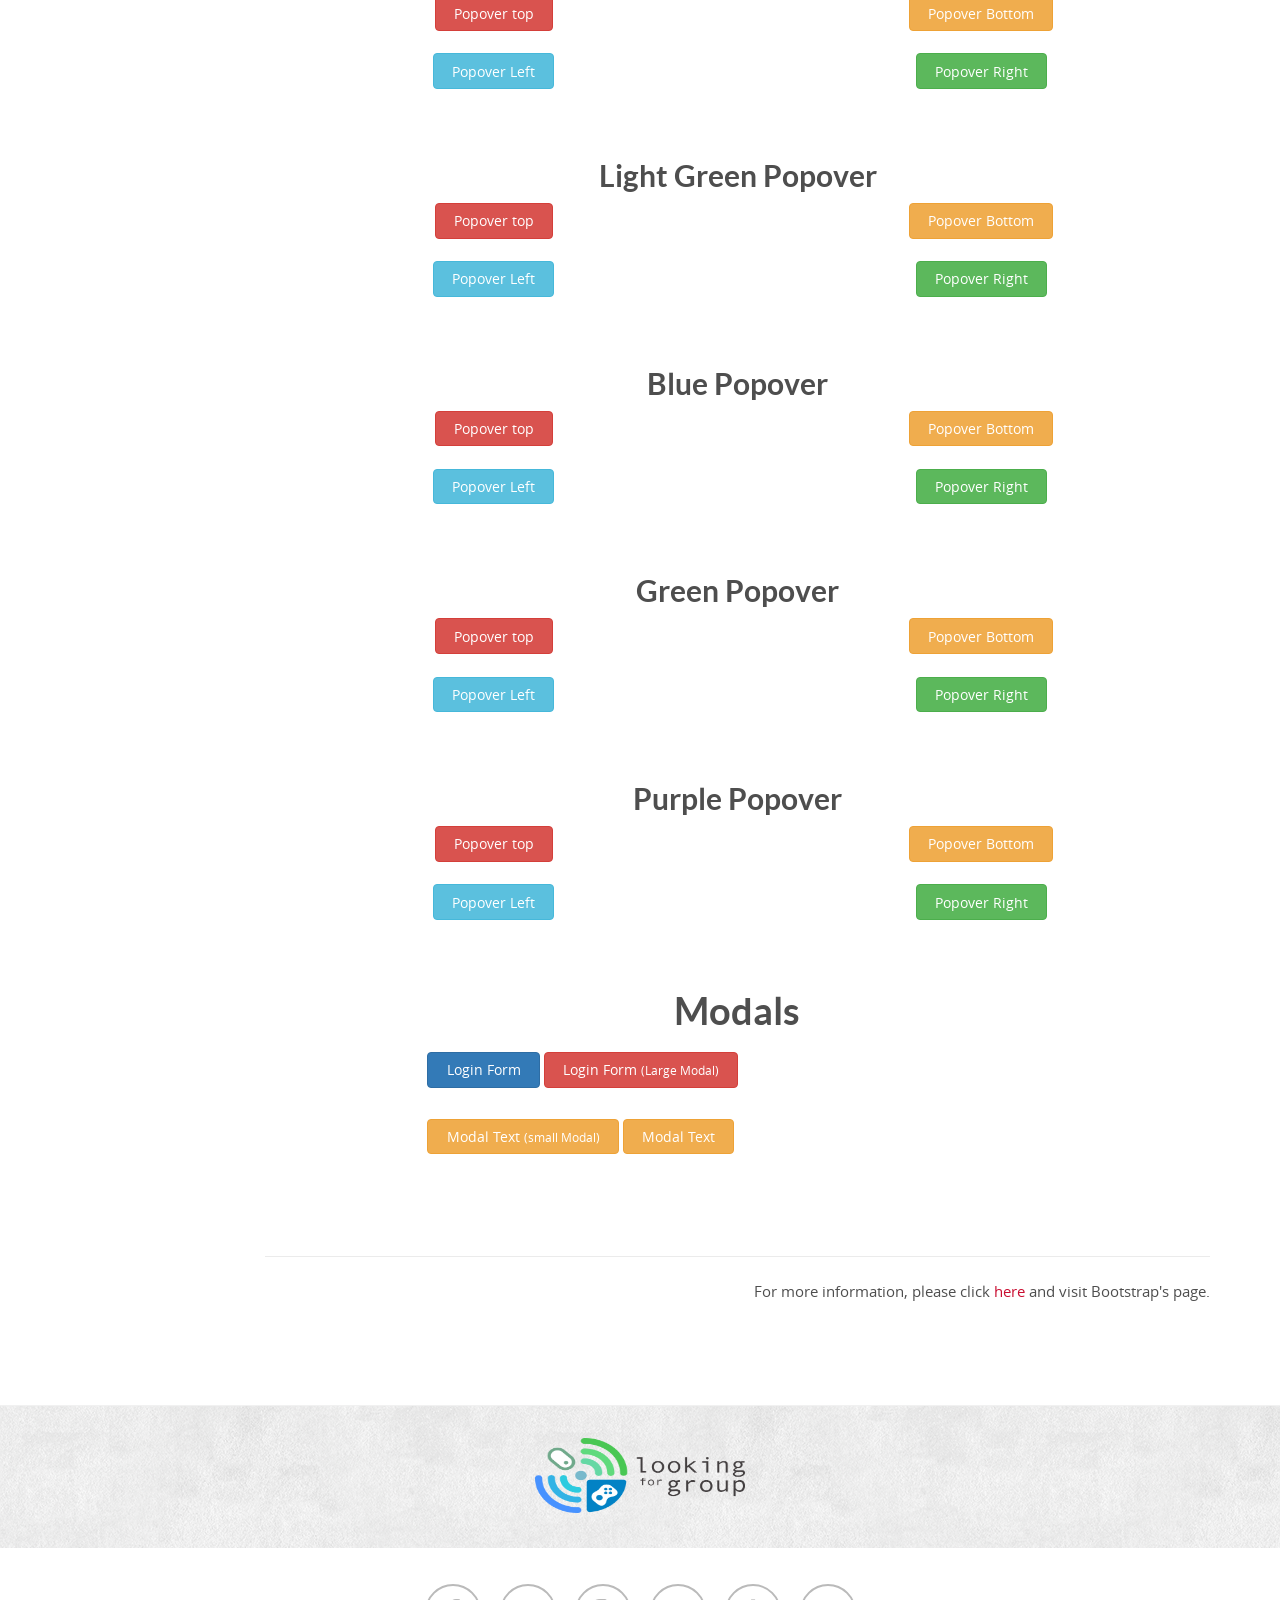
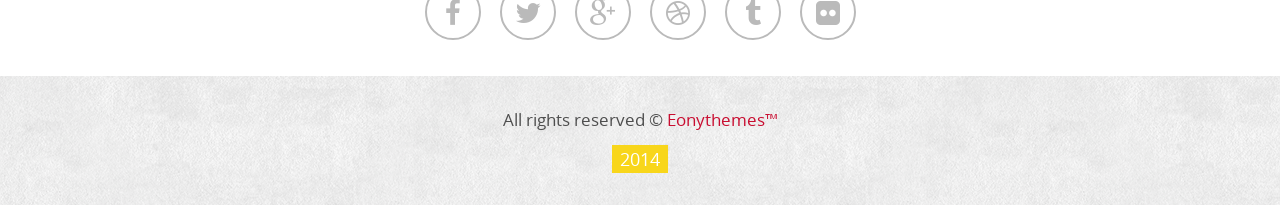
<file: elements/more.html>
<!DOCTYPE html>
<!--[if IE 8]> <html class="ie8"> <![endif]-->
<!--[if IE 9]> <html class="ie9"> <![endif]-->
<!--[if !IE]><!--><html lang="en"> <!--<![endif]-->
    <head>
        <meta charset="utf-8">
        <title>Geass - Creative Onepage Html5 Template</title>
        <meta name="description" content="Geass is premium and creative multipurpose onepage template">
        <meta name="author" content="Eon">

        <!--[if IE]> <meta http-equiv="X-UA-Compatible" content="IE=edge"> <![endif]-->
        <meta name="viewport" content="width=device-width, initial-scale=1.0">

        <link rel="stylesheet" href="../css/fonts.css">
        <link rel="stylesheet" href="../css/bootstrap.min.css">
        <link rel="stylesheet" href="../css/font-awesome.min.css">
        <link rel="stylesheet" href="../css/animate.css">
        <link rel="stylesheet" href="../css/style.css">
        <link rel="stylesheet" href="../css/responsive.css">

        <!-- Favicon and Apple Icons -->
        <link rel="shortcut icon" href="../images/favicon.png">
        <link rel="apple-touch-icon" sizes="57x57" href="../images/faviconx57.png">
        <link rel="apple-touch-icon" sizes="72x72" href="../images/faviconx72.png">

        <!--- jQuery -->
        <script src="../js/jquery-1.11.1.min.js"></script>

        <!-- Queryloader -->
        <script src="../js/queryloader2.min.js"></script>

        <!-- Modernizr -->
        <script src="../js/modernizr.js"></script>
	    
    </head>
    <body>
        <div class="geass-loader-overlay left"></div><!-- End .geass-loader-overlay left -->
        <div class="geass-loader-overlay right"></div><!-- End .geass-loader-overlay right -->
        <!-- Header / Menu Section -->
        <header id="header" class="transparent">
            <nav class="navbar navbar-default navbar-transparent" role="navigation">
                <div class="container">
                    <!-- Brand and toggle get grouped for better mobile display -->
                    <div class="navbar-header">
                        <button type="button" class="navbar-toggle" data-toggle="collapse" data-target="#main-menu">
                            <span class="sr-only">Toggle navigation</span>
                            <span class="icon-bar"></span>
                            <span class="icon-bar"></span>
                            <span class="icon-bar"></span>
                        </button>
                        <a class="navbar-brand navbar-brand-img" href="../index.html"><img src="../images/logo-white.png" class="img-responsive logo-white" alt="logo"><img src="../images/logo.png" class="img-responsive logo-fixed" alt="logo"></a>
                    </div>

                    <!-- Collect the nav links, forms, and other content for toggling -->
                    <div class="collapse navbar-collapse navbar-right" id="main-menu">
                        <ul class="nav navbar-nav">
                            <li class="active"><a href="../index.html#home">Home</a></li>
                            <li><a href="../index.html#aboutus">About</a></li>
                            <li><a href="../index.html#services">Services</a></li>
                            <li><a href="../index.html#portfolio">Portfolio</a></li>
                            <li><a href="../index.html#blog">Blog</a></li>
                            <li class="dropdown">
                                <a href="#pages" class="dropdown-toggle" data-toggle="dropdown"><span class="sm-separator">Pages</span><i class="fa fa-angle-down"></i></a>
                                <ul class="dropdown-menu">
                                    <li><a href="../blog.html">Blog Page</a></li>
                                    <li><a href="../blog-timeline.html">Blog Timeline</a></li>
                                    <li><a href="../single.html">Blog Post Page</a></li>
                                    <li><a href="../single-portfolio.html">Portfolio Post</a></li>
                                    <li><a href="elements.html">Elements Page</a></li>
                                    <li><a href="../pricing.html">Pricing Tables</a></li>
                                    <li><a href="../404.html">404 Page</a></li>
                                </ul>
                            </li>
                            <li><a href="index.html#contactus">Contact</a></li>
                        </ul>
                    </div><!-- /.navbar-collapse -->
                </div><!-- /.container-fluid -->
            </nav>
        </header>
        <div class="page-header background5 parallax" data-stellar-background-ratio="0.4">
            <div class="container">
                <div class="row">
                    <div class="col-md-12 page-header-wrapper">
                        <h1 class="page-title">More Features</h1>
                    </div><!-- End .col-md-12 -->
                </div><!-- End .row -->
            </div><!-- End .container -->
        </div>

        <div class="md-margin2x"></div><!-- space -->

        <section id="content">
            <div class="container">
                <div class="row">
                    <div class="col-md-12">
                        <div class="breadcrumb-container clearfix">
                            <ol class="breadcrumb pull-right">
                                <li><a href="index.html" title="Go to Homepage">Home</a></li>
                                <li><a href="#" title="Elements">Elements</a></li>
                                <li class="active">More</li>
                            </ol>
                        </div><!-- End .breadcrumb-container -->

                        <div class="xlg-margin"></div><!-- space -->
                    
                        <div class="row">
                            <div class="col-md-2 col-sm-3 sidebar-menu-container">
                                <ul class="sidebar-menu">
                                    <li><a href="tabs.html">Tabs</a></li>
                                    
                                    <li><a href="typography.html">Typography</a></li>
                                    <li><a href="collapses.html">collapses</a></li>
                                    <li><a href="animations.html">animations</a></li>
                                    <li><a href="grids.html">Grid System</a></li>
                                    <li><a href="alerts.html">Alert Boxes</a></li>
                                    <li><a href="buttons.html">Buttons</a></li>
                                    <li><a href="medias.html">Media</a></li>
                                    <li><a href="forms.html">Forms</a></li>
                                    <li><a href="icons.html">Icons</a></li>
                                    <li><a href="lists.html">Lists</a></li>
                                    <li class="active"><a href="more.html">More</a></li>
                                </ul>
                            </div><!-- End .col-md-2 -->

                            <div class="col-md-10 col-sm-9">
                                <div class="row">
                                    <div class="col-md-6 col-sm-6 md-margin">
                                        <h2>Bootstrap Slider</h2>
                                        <div id="carousel-example-generic" class="carousel slide" data-ride="carousel" data-interval="7000">

                                        <!-- Indicators -->
                                        <ol class="carousel-indicators">
                                            <li data-target="#carousel-example-generic" data-slide-to="0" class="active"></li>
                                            <li data-target="#carousel-example-generic" data-slide-to="1"></li>
                                            <li data-target="#carousel-example-generic" data-slide-to="2"></li>
                                        </ol>

                                            <!-- Wrapper for slides -->
                                            <div class="carousel-inner">
                                                <div class="item active">
                                                    <img src="../images/portfolio/item7.jpg" class="img-responsive" alt="Slider post 1">
                                                    <div class="carousel-caption">
                                                    New Design
                                                    </div><!-- End .carousel-caption -->
                                                </div><!-- End .item -->

                                                <div class="item">
                                                    <img src="../images/portfolio/item9.jpg" class="img-responsive" alt="Slider post 2">
                                                    <div class="carousel-caption">
                                                    Premium Features
                                                    </div><!-- End .carousel-caption -->
                                                </div><!-- End .item -->

                                                <div class="item">
                                                    <img src="../images/portfolio/item8.jpg" class="img-responsive" alt="Slider post 3">
                                                    <div class="carousel-caption">
                                                    Awesome Support
                                                    </div><!-- End .carousel-caption -->
                                                </div><!-- End .item -->
                                            </div><!-- End .carousel-inner -->

                                            <!-- Controls -->
                                            <a class="left carousel-control" href="#carousel-example-generic" role="button" data-slide="prev"><i class="fa fa-angle-left"></i></a>
                                            <a class="right carousel-control" href="#carousel-example-generic" role="button" data-slide="next"><i class="fa fa-angle-right"></i></a>
                                        </div><!-- End .carousel -->

                                    </div><!-- End .col-md-6 -->

                                    <div class="col-md-6 col-sm-6 col-xs-12">
                                        <h3>Tooltips</h3>
                                        <p>Lorem ipsum dolor sit amet, consectetur <a class="add-tooltip" href="#" data-toggle="tooltip" data-placement="bottom" title="Tooltip on bottom">Tooltip on bottom</a> adipiscing elit. Pellentesque vitae condimentum enim, vitae sodales ante. Etiam non nulla dapibus, iaculis mauris vel, dictum <a class="add-tooltip" href="#" data-toggle="tooltip" data-placement="left" title="Tooltip on left">Tooltip on left</a>. Donec a ante a enim rhoncus porta. Morbi et porta elit. Maecenas ac justo massa.</p>
                                        <p>Lorem ipsum dolor sit amet, consectetur adipisicing elit. Voluptas quidem fugit excepturi quasi ut impedit sapiente beatae inventore doloremque, maiores perferendis minima aut molestias quibusdam exercitationem praesentium velit ullam nemo?</p>
                                        <p>Vestibulum sollicitudin euismod mi nec aliquam. Suspendisse euismod felis nec urna luctus, quis <a class="add-tooltip" href="#" data-toggle="tooltip" data-placement="top" title="Tooltip on top">Tooltip on top</a>elementum eros convallis. Phasellus volutpat, urna nec tempor volutpat, ante nisi <a class="add-tooltip" href="#" data-toggle="tooltip" data-placement="right" title="Tooltip on right">Tooltip on right</a> condimentum orci, at porta ipsum nisi quis massa. Duis a pellentesque mi, non lacinia sem. Ut blandit   </p>
                                    </div><!-- End .col-md-6 -->
                                </div><!-- End .row -->

                                <div class="lg-margin"></div><!-- space -->

                        <div class="row">
                            <div class="col-md-6 col-sm-6 col-xs-12">
                                <h3>Progress Bars <small>(Custom)</small></h3>
                                
                                <div class="progress-container">
                                    <h4 class="progress-title">Wordpress</h4>
                                    <div class="progress">
                                        <div class="progress-bar progress-bar-custom progress-animate lightbluebg" role="progressbar" aria-valuenow="85" aria-valuemin="0" aria-valuemax="100" data-width="85">
                                         <span class="progress-text">85%</span>
                                        </div><!-- End .progress-bar -->
                                    </div><!-- End .progress -->
                                </div><!-- End .progress-container -->

                                <div class="progress-container">
                                    <h4 class="progress-title">photoshop</h4>
                                    <div class="progress">
                                        <div class="progress-bar progress-bar-custom progress-animate yellowbg" role="progressbar" aria-valuenow="73" aria-valuemin="0" aria-valuemax="100" data-width="73">
                                         <span class="progress-text">73%</span>
                                        </div><!-- End .progress-bar -->
                                    </div><!-- End .progress -->
                                </div><!-- End .progress-container -->

                                <div class="progress-container">
                                    <h4 class="progress-title">Html/css</h4>
                                    <div class="progress">
                                        <div class="progress-bar progress-bar-custom progress-animate redbg" role="progressbar" aria-valuenow="92" aria-valuemin="0" aria-valuemax="100" data-width="92">
                                         <span class="progress-text">92%</span>
                                        </div><!-- End .progress-bar -->
                                    </div><!-- End .progress -->
                                </div><!-- End .progress-container -->

                                <div class="progress-container">
                                    <h4 class="progress-title">Illustrator</h4>
                                    <div class="progress">
                                        <div class="progress-bar progress-bar-custom progress-animate purplebg" role="progressbar" aria-valuenow="69" aria-valuemin="0" aria-valuemax="100" data-width="69">
                                         <span class="progress-text">69%</span>
                                        </div><!-- End .progress-bar -->
                                    </div><!-- End .progress -->
                                </div><!-- End .progress-container -->

                                <div class="progress-container">
                                    <h4 class="progress-title">logo design</h4>
                                    <div class="progress">
                                        <div class="progress-bar progress-bar-custom progress-animate bluebg" role="progressbar" aria-valuenow="87" aria-valuemin="0" aria-valuemax="100" data-width="87">
                                         <span class="progress-text">87%</span>
                                        </div><!-- End .progress-bar -->
                                    </div><!-- End .progress -->
                                </div><!-- End .progress-container -->

                                <div class="progress-container">
                                    <h4 class="progress-title">After Effects</h4>
                                    <div class="progress">
                                        <div class="progress-bar progress-bar-custom progress-animate greenbg" role="progressbar" aria-valuenow="71" aria-valuemin="0" aria-valuemax="100" data-width="87">
                                         <span class="progress-text">71%</span>
                                        </div><!-- End .progress-bar -->
                                    </div><!-- End .progress -->
                                </div><!-- End .progress-container -->

                                <div class="progress-container">
                                    <h4 class="progress-title">Flash</h4>
                                    <div class="progress">
                                        <div class="progress-bar progress-bar-custom progress-animate lightgreenbg" role="progressbar" aria-valuenow="60" aria-valuemin="0" aria-valuemax="100" data-width="87">
                                         <span class="progress-text">60%</span>
                                        </div><!-- End .progress-bar -->
                                    </div><!-- End .progress -->
                                </div><!-- End .progress-container -->

                                <div class="md-margin2x"></div><!-- End space -->

                                <div class="row">
                                    <div class="col-md-6 col-sm-6 col-xs-12">
                                        <div class="circle-progress-container">
                                            <div class="circle-progress progress-animate">
                                                <input type="text" class="knob" data-width="150"  data-height="150" data-readOnly="true" data-fgColor="#0b9a0b" data-animateto="78" data-thickness=".2">
                                            </div><!-- End .circle-progress -->

                                            <h4 class="progress-title green-color">Web design</h4>
                                        </div><!-- End .circle-progress-container -->
                                    </div><!-- End .col-md-6 -->

                                    <div class="col-md-6 col-sm-6 col-xs-12">
                                        <div class="circle-progress-container">
                                            <div class="circle-progress progress-animate">
                                                <input type="text" class="knob" data-width="150"  data-height="150" data-readOnly="true" data-fgColor="#f8d61b" data-animateto="92" data-thickness=".1">
                                            </div><!-- End .circle-progress -->

                                            <h4 class="progress-title yellow-color">Javascript</h4>
                                        </div><!-- End .circle-progress-container -->
                                    </div><!-- End .col-md-6 -->
                                </div><!-- End .row -->

                                <div class="md-margin2x"></div><!-- End space -->

                                <div class="row">
                                    <div class="col-md-6 col-sm-6 col-xs-12">
                                        <div class="circle-progress-container">
                                            <div class="circle-progress progress-animate">
                                                <input type="text" class="knob" data-width="180"  data-height="180" data-readOnly="true" data-fgColor="#c90e31" data-animateto="80" data-thickness="0.7">
                                            </div><!-- End .circle-progress -->

                                            <h4 class="progress-title red-color">Web design</h4>
                                        </div><!-- End .circle-progress-container -->
                                    </div><!-- End .col-md-6 -->

                                    <div class="col-md-6 col-sm-6 col-xs-12">
                                        <div class="circle-progress-container">
                                            <div class="circle-progress progress-animate">
                                                <input type="text" class="knob" data-width="180"  data-height="180" data-readOnly="true" data-fgColor="#1bc4f5" data-animateto="75" data-thickness=".4">
                                            </div><!-- End .circle-progress -->

                                            <h4 class="progress-title lightblue-color">Javascript</h4>
                                        </div><!-- End .circle-progress-container -->
                                    </div><!-- End .col-md-6 -->
                                </div><!-- End .row -->

                            </div><!-- End .col-md-6 -->


                            <div class="col-md-6 col-sm-6 col-xs-12">
                                <h3>Progress Bars</h3>
                                
                                <div class="progress">
                                  <div class="progress-bar progress-bar-success progress-bar-striped" role="progressbar" aria-valuenow="40" aria-valuemin="0" aria-valuemax="100" style="width: 40%">
                                    <span class="sr-only">40% Complete (success)</span>
                                  </div>
                                </div>
                                <div class="progress">
                                  <div class="progress-bar progress-bar-info progress-bar-striped" role="progressbar" aria-valuenow="20" aria-valuemin="0" aria-valuemax="100" style="width: 20%">
                                    <span class="sr-only">20% Complete</span>
                                  </div>
                                </div>
                                <div class="progress">
                                  <div class="progress-bar progress-bar-warning progress-bar-striped" role="progressbar" aria-valuenow="60" aria-valuemin="0" aria-valuemax="100" style="width: 60%">
                                    <span class="sr-only">60% Complete (warning)</span>
                                  </div>
                                </div>
                                <div class="progress">
                                  <div class="progress-bar progress-bar-danger progress-bar-striped" role="progressbar" aria-valuenow="80" aria-valuemin="0" aria-valuemax="100" style="width: 80%">
                                    <span class="sr-only">80% Complete (danger)</span>
                                  </div>
                                </div>

                                <br><br>
                                <div class="progress">
                                  <div class="progress-bar progress-bar-success" role="progressbar" aria-valuenow="40" aria-valuemin="0" aria-valuemax="100" style="width: 40%">
                                    <span class="sr-only">40% Complete (success)</span>
                                  </div>
                                </div>
                                <div class="progress">
                                  <div class="progress-bar progress-bar-info" role="progressbar" aria-valuenow="20" aria-valuemin="0" aria-valuemax="100" style="width: 20%">
                                    <span class="sr-only">20% Complete</span>
                                  </div>
                                </div>
                                <div class="progress">
                                  <div class="progress-bar progress-bar-warning" role="progressbar" aria-valuenow="60" aria-valuemin="0" aria-valuemax="100" style="width: 60%">
                                    <span class="sr-only">60% Complete (warning)</span>
                                  </div>
                                </div>
                                <div class="progress">
                                  <div class="progress-bar progress-bar-danger" role="progressbar" aria-valuenow="80" aria-valuemin="0" aria-valuemax="100" style="width: 80%">
                                    <span class="sr-only">80% Complete</span>
                                  </div>
                                </div>

                                <div class="md-margin2x"></div><!-- End space -->

                                <div class="row">
                                    <div class="col-md-6 col-sm-6 col-xs-12">
                                        <div class="circle-progress-container">
                                            <div class="circle-progress progress-animate">
                                                <input type="text" class="knob" data-width="160"  data-height="160" data-readOnly="true" data-fgColor="#1e53d8" data-animateto="88" data-thickness=".2">
                                            </div><!-- End .circle-progress -->

                                            <h4 class="progress-title blue-color">Web design</h4>
                                        </div><!-- End .circle-progress-container -->
                                    </div><!-- End .col-md-6 -->

                                    <div class="col-md-6 col-sm-6 col-xs-12">
                                        <div class="circle-progress-container">
                                            <div class="circle-progress progress-animate">
                                                <input type="text" class="knob" data-width="160"  data-height="160" data-readOnly="true" data-fgColor="#7f01c8" data-animateto="50" data-thickness=".4">
                                            </div><!-- End .circle-progress -->

                                            <h4 class="progress-title purple-color">Javascript</h4>
                                        </div><!-- End .circle-progress-container -->
                                    </div><!-- End .col-md-6 -->
                                </div><!-- End .row -->
                            </div><!-- End .row -->

                            </div><!-- End .col-md-6 -->


                                <div class="xlg-margin"></div><!-- space -->
                                <h3 class="text-center">Popovers</h3>
            
                                <div class="row">

                                    <div class="col-md-6 col-sm-6 md-margin text-center">
                                    
                                        <button type="button" class="btn btn-danger add-popover" data-toggle="popover" data-placement="top" title="Popover Top" data-content="And here's some amazing content. It's very engaging. Right?">Popover top</button>

                                        <br><br>

                                        <button type="button" class="btn btn-info add-popover" data-toggle="popover" data-placement="left" title="Popover Left" data-content="And here's some amazing content. It's very engaging. Right?">Popover Left</button>

                                    </div><!-- End .col-md-6 -->

                                    <div class="col-md-6 col-sm-6 text-center">

                                        <button type="button" class="btn btn-warning add-popover" data-toggle="popover" data-placement="bottom" title="Popover Bottom" data-content="And here's some amazing content. It's very engaging. Right?">Popover Bottom </button>

                                        <br><br>

                                        <button type="button" class="btn btn-success add-popover" data-toggle="popover" data-placement="right" title="Popover Right" data-content="And here's some amazing content. It's very engaging. Right?">Popover Right</button>

                                    </div><!-- End .col-md-6 -->

                                </div><!-- End .row -->

                                <div class="lg-margin"></div><!-- space -->

                                <div class="row">
                                    <h4 class="text-center">Red Popover</h4>

                                    <div class="col-md-6 col-sm-6 md-margin text-center">
                                    
                                        <button type="button" class="btn btn-danger add-popover red" data-toggle="popover" data-placement="top" title="Popover Top" data-content="And here's some amazing content. It's very engaging. Right?">Popover top</button>

                                        <br><br>

                                        <button type="button" class="btn btn-info add-popover red" data-toggle="popover" data-placement="left" title="Popover Left" data-content="And here's some amazing content. It's very engaging. Right?">Popover Left</button>

                                    </div><!-- End .col-md-6 -->

                                    <div class="col-md-6 col-sm-6 text-center">

                                        <button type="button" class="btn btn-warning add-popover red" data-toggle="popover" data-placement="bottom" title="Popover Bottom" data-content="And here's some amazing content. It's very engaging. Right?">Popover Bottom </button>

                                        <br><br>

                                        <button type="button" class="btn btn-success add-popover red" data-toggle="popover" data-placement="right" title="Popover Right" data-content="And here's some amazing content. It's very engaging. Right?">Popover Right</button>

                                    </div><!-- End .col-md-6 -->
                                </div>

                                <div class="lg-margin"></div><!-- space -->

                                <div class="row">
                                    <h4 class="text-center">Orange Popover</h4>

                                    <div class="col-md-6 col-sm-6 md-margin text-center">
                                    
                                        <button type="button" class="btn btn-danger add-popover orange" data-toggle="popover" data-placement="top" title="Popover Top" data-content="And here's some amazing content. It's very engaging. Right?">Popover top</button>

                                        <br><br>

                                        <button type="button" class="btn btn-info add-popover orange" data-toggle="popover" data-placement="left" title="Popover Left" data-content="And here's some amazing content. It's very engaging. Right?">Popover Left</button>

                                    </div><!-- End .col-md-6 -->

                                    <div class="col-md-6 col-sm-6 text-center">

                                        <button type="button" class="btn btn-warning add-popover orange" data-toggle="popover" data-placement="bottom" title="Popover Bottom" data-content="And here's some amazing content. It's very engaging. Right?">Popover Bottom </button>

                                        <br><br>

                                        <button type="button" class="btn btn-success add-popover orange" data-toggle="popover" data-placement="right" title="Popover Right" data-content="And here's some amazing content. It's very engaging. Right?">Popover Right</button>

                                    </div><!-- End .col-md-6 -->
                                </div>

                                <div class="lg-margin"></div><!-- space -->

                                <div class="row">
                                    <h4 class="text-center">Yellow Popover</h4>

                                    <div class="col-md-6 col-sm-6 md-margin text-center">
                                    
                                        <button type="button" class="btn btn-danger add-popover yellow" data-toggle="popover" data-placement="top" title="Popover Top" data-content="And here's some amazing content. It's very engaging. Right?">Popover top</button>

                                        <br><br>

                                        <button type="button" class="btn btn-info add-popover yellow" data-toggle="popover" data-placement="left" title="Popover Left" data-content="And here's some amazing content. It's very engaging. Right?">Popover Left</button>

                                    </div><!-- End .col-md-6 -->

                                    <div class="col-md-6 col-sm-6 text-center">

                                        <button type="button" class="btn btn-warning add-popover yellow" data-toggle="popover" data-placement="bottom" title="Popover Bottom" data-content="And here's some amazing content. It's very engaging. Right?">Popover Bottom </button>

                                        <br><br>

                                        <button type="button" class="btn btn-success add-popover yellow" data-toggle="popover" data-placement="right" title="Popover Right" data-content="And here's some amazing content. It's very engaging. Right?">Popover Right</button>

                                    </div><!-- End .col-md-6 -->
                                </div>

                                <div class="lg-margin"></div><!-- space -->

                                <div class="row">
                                    <h4 class="text-center">Light Blue Popover</h4>

                                    <div class="col-md-6 col-sm-6 md-margin text-center">
                                    
                                        <button type="button" class="btn btn-danger add-popover lightblue" data-toggle="popover" data-placement="top" title="Popover Top" data-content="And here's some amazing content. It's very engaging. Right?">Popover top</button>

                                        <br><br>

                                        <button type="button" class="btn btn-info add-popover lightblue" data-toggle="popover" data-placement="left" title="Popover Left" data-content="And here's some amazing content. It's very engaging. Right?">Popover Left</button>

                                    </div><!-- End .col-md-6 -->

                                    <div class="col-md-6 col-sm-6 text-center">

                                        <button type="button" class="btn btn-warning add-popover lightblue" data-toggle="popover" data-placement="bottom" title="Popover Bottom" data-content="And here's some amazing content. It's very engaging. Right?">Popover Bottom </button>

                                        <br><br>

                                        <button type="button" class="btn btn-success add-popover lightblue" data-toggle="popover" data-placement="right" title="Popover Right" data-content="And here's some amazing content. It's very engaging. Right?">Popover Right</button>

                                    </div><!-- End .col-md-6 -->
                                </div>

                                <div class="lg-margin"></div><!-- space -->

                                <div class="row">
                                    <h4 class="text-center">Light Green Popover</h4>

                                    <div class="col-md-6 col-sm-6 md-margin text-center">
                                    
                                        <button type="button" class="btn btn-danger add-popover lightgreen" data-toggle="popover" data-placement="top" title="Popover Top" data-content="And here's some amazing content. It's very engaging. Right?">Popover top</button>

                                        <br><br>

                                        <button type="button" class="btn btn-info add-popover lightgreen" data-toggle="popover" data-placement="left" title="Popover Left" data-content="And here's some amazing content. It's very engaging. Right?">Popover Left</button>

                                    </div><!-- End .col-md-6 -->

                                    <div class="col-md-6 col-sm-6 text-center">

                                        <button type="button" class="btn btn-warning add-popover lightgreen" data-toggle="popover" data-placement="bottom" title="Popover Bottom" data-content="And here's some amazing content. It's very engaging. Right?">Popover Bottom </button>

                                        <br><br>

                                        <button type="button" class="btn btn-success add-popover lightgreen" data-toggle="popover" data-placement="right" title="Popover Right" data-content="And here's some amazing content. It's very engaging. Right?">Popover Right</button>

                                    </div><!-- End .col-md-6 -->
                                </div>

                                <div class="lg-margin"></div><!-- space -->

                                <div class="row">
                                    <h4 class="text-center">Blue Popover</h4>

                                    <div class="col-md-6 col-sm-6 md-margin text-center">
                                    
                                        <button type="button" class="btn btn-danger add-popover blue" data-toggle="popover" data-placement="top" title="Popover Top" data-content="And here's some amazing content. It's very engaging. Right?">Popover top</button>

                                        <br><br>

                                        <button type="button" class="btn btn-info add-popover blue" data-toggle="popover" data-placement="left" title="Popover Left" data-content="And here's some amazing content. It's very engaging. Right?">Popover Left</button>

                                    </div><!-- End .col-md-6 -->

                                    <div class="col-md-6 col-sm-6 text-center">

                                        <button type="button" class="btn btn-warning add-popover blue" data-toggle="popover" data-placement="bottom" title="Popover Bottom" data-content="And here's some amazing content. It's very engaging. Right?">Popover Bottom </button>

                                        <br><br>

                                        <button type="button" class="btn btn-success add-popover blue" data-toggle="popover" data-placement="right" title="Popover Right" data-content="And here's some amazing content. It's very engaging. Right?">Popover Right</button>

                                    </div><!-- End .col-md-6 -->
                                </div>

                                <div class="lg-margin"></div><!-- space -->

                                <div class="row">
                                    <h4 class="text-center">Green Popover</h4>

                                    <div class="col-md-6 col-sm-6 md-margin text-center">
                                    
                                        <button type="button" class="btn btn-danger add-popover green" data-toggle="popover" data-placement="top" title="Popover Top" data-content="And here's some amazing content. It's very engaging. Right?">Popover top</button>

                                        <br><br>

                                        <button type="button" class="btn btn-info add-popover green" data-toggle="popover" data-placement="left" title="Popover Left" data-content="And here's some amazing content. It's very engaging. Right?">Popover Left</button>

                                    </div><!-- End .col-md-6 -->

                                    <div class="col-md-6 col-sm-6 text-center">

                                        <button type="button" class="btn btn-warning add-popover green" data-toggle="popover" data-placement="bottom" title="Popover Bottom" data-content="And here's some amazing content. It's very engaging. Right?">Popover Bottom </button>

                                        <br><br>

                                        <button type="button" class="btn btn-success add-popover green" data-toggle="popover" data-placement="right" title="Popover Right" data-content="And here's some amazing content. It's very engaging. Right?">Popover Right</button>

                                    </div><!-- End .col-md-6 -->
                                </div>

                                <div class="lg-margin"></div><!-- space -->

                                <div class="row">
                                    <h4 class="text-center">Purple Popover</h4>

                                    <div class="col-md-6 col-sm-6 md-margin text-center">
                                    
                                        <button type="button" class="btn btn-danger add-popover purple" data-toggle="popover" data-placement="top" title="Popover Top" data-content="And here's some amazing content. It's very engaging. Right?">Popover top</button>

                                        <br><br>

                                        <button type="button" class="btn btn-info add-popover purple" data-toggle="popover" data-placement="left" title="Popover Left" data-content="And here's some amazing content. It's very engaging. Right?">Popover Left</button>

                                    </div><!-- End .col-md-6 -->

                                    <div class="col-md-6 col-sm-6 text-center">

                                        <button type="button" class="btn btn-warning add-popover purple" data-toggle="popover" data-placement="bottom" title="Popover Bottom" data-content="And here's some amazing content. It's very engaging. Right?">Popover Bottom </button>

                                        <br><br>

                                        <button type="button" class="btn btn-success add-popover purple" data-toggle="popover" data-placement="right" title="Popover Right" data-content="And here's some amazing content. It's very engaging. Right?">Popover Right</button>

                                    </div><!-- End .col-md-6 -->
                                </div>
                            
                                <div class="lg-margin"></div>

                                <div class="row">
                                    <div class="col-md-8 col-sm-8 col-md-push-2 col-sm-push-2">
                                        <h3 class="text-center">Modals</h3>

                                        <!-- Login form trigger -->
                                        <button class="btn btn-primary" data-toggle="modal" data-target="#modal-login-form">
                                            Login Form
                                        </button>
                                        <!-- Modal Login Form-->
                                        <div class="modal fade" id="modal-login-form" tabindex="-1" role="dialog" aria-labelledby="myModalLabel1" aria-hidden="true">
                                            <form id="login-form" method="get" action="#">
                                            <div class="modal-dialog">
                                                <div class="modal-content">
                                                    <div class="modal-header">
                                                    <button type="button" class="close" data-dismiss="modal"><span aria-hidden="true">&times;</span><span class="sr-only">Close</span></button>
                                                    <h4 class="modal-title" id="myModalLabel1">Login Form</h4>
                                                    </div><!-- End .modal-header -->
                                                    <div class="modal-body">

                                                    
                                                        <div class="form-group">
                                                            <label for="email2" class="form-label">Your Email<span class="required">*</span></label>
                                                            <input type="email" name="email" id="email2" class="form-control input-lg">
                                                        </div><!-- End .form-group -->
                                                        <div class="form-group">
                                                            <label for="password2" class="form-label">Your Passowrd<span class="required">*</span></label>
                                                            <input type="password" name="password2" id="password2" class="form-control input-lg">
                                                        </div><!-- End .form-group -->
                                                    
                                                    </div><!-- End .modal-body -->
                                                    <div class="modal-footer">
                                                    <button type="button" class="btn btn-yellow" data-dismiss="modal">CLOSE</button>
                                                    <button class="btn btn-red">LOGIN NOW</button>
                                                    </div><!-- End .modal-footer -->
                                                </div><!-- End .modal-content -->
                                            </div><!-- End .modal-dialog -->
                                            </form>
                                        </div><!-- End .modal -->


                                        <!-- Login form 2 Button trigger -->
                                        <button class="btn btn-danger" data-toggle="modal" data-target="#modal-login-form-2">
                                            Login Form <small>(Large Modal)</small>    
                                        </button>


                                        <!-- Modal Login From 2-->
                                        <div class="modal fade" id="modal-login-form-2" tabindex="-1" role="dialog" aria-labelledby="myModalLabel2" aria-hidden="true">
                                            <form id="login-form-2" method="get" action="#">
                                            <div class="modal-dialog modal-lg">
                                                <div class="modal-content">
                                                    <div class="modal-header">
                                                    <button type="button" class="close" data-dismiss="modal"><span aria-hidden="true">&times;</span><span class="sr-only">Close</span></button>
                                                    <h4 class="modal-title" id="myModalLabel2">Login Form Large</h4>
                                                    </div><!-- End .modal-header -->
                                                    <div class="modal-body">

                                                    
                                                        <div class="input-group">
                                                            <span class="input-group-addon">Email&#42;</span>
                                                            <input type="text" required class="form-control input-lg" placeholder="Your Email">
                                                        </div><!-- End .input-group -->
                                                         <div class="input-group">
                                                            <span class="input-group-addon">Password&#42;</span>
                                                            <input type="password" required class="form-control input-lg" placeholder="Your Password">
                                                        </div><!-- End .input-group -->

                                                    </div><!-- End .modal-body -->
                                                    <div class="modal-footer">
                                                    <button type="button" class="btn btn-lightblue" data-dismiss="modal">CLOSE</button>
                                                    <button class="btn btn-red">LOGIN NOW</button>
                                                    </div><!-- End .modal-footer -->

                                                </div><!-- End .modal-content -->
                                            </div><!-- End .modal-dialog -->
                                            </form>
                                        </div><!-- End .modal -->

                                        <div class="md-margin clearfix"></div>
                                        <!-- Login form 2 Button trigger -->
                                        <button class="btn btn-warning" data-toggle="modal" data-target="#modal-text">
                                            Modal Text <small>(small Modal)</small>    
                                        </button>


                                        <!-- Modal Login From 2-->
                                        <div class="modal fade" id="modal-text" tabindex="-1" role="dialog" aria-labelledby="myModalLabel3" aria-hidden="true">
                                            <div class="modal-dialog modal-sm">
                                                <div class="modal-content">
                                                    <div class="modal-header">
                                                    <button type="button" class="close" data-dismiss="modal"><span aria-hidden="true">&times;</span><span class="sr-only">Close</span></button>
                                                    <h4 class="modal-title" id="myModalLabel3">Geass</h4>
                                                    </div><!-- End .modal-header -->
                                                    <div class="modal-body">

                                                    <p>Maecenas feugiat tellus neque, ac pharetra lacus venenatis non. Donec condimentum viverra nunc, vitae feugiat est eleifend vitae. Maecenas a lectus eget lorem lacinia condimentum. Vestibulum non orci dictum, ullamcorper tellus non, porta nisi. Nulla aliquam sem et enim dictum eleifend. Etiam eget ultricies velit.</p>
                                                    
                                                
                                                    </div><!-- End .modal-body -->
                                                    <div class="modal-footer">
                                                    <button type="button" class="btn btn-orange" data-dismiss="modal">Close</button>
                                                    <button class="btn btn-yellow">Action</button>
                                                    </div><!-- End .modal-footer -->
                                                </div><!-- End .modal-content -->
                                            </div><!-- End .modal-dialog -->
                                        </div><!-- End .modal -->

                                        <!-- Login form 2 Button trigger -->
                                        <button class="btn btn-warning" data-toggle="modal" data-target="#modal-text2">
                                            Modal Text
                                        </button>


                                        <!-- Modal Login From 2-->
                                        <div class="modal fade" id="modal-text2" tabindex="-1" role="dialog" aria-labelledby="myModalLabel4" aria-hidden="true">
                                            <div class="modal-dialog">
                                                <div class="modal-content">
                                                    <div class="modal-header">
                                                    <button type="button" class="close" data-dismiss="modal"><span aria-hidden="true">&times;</span><span class="sr-only">Close</span></button>
                                                    <h4 class="modal-title" id="myModalLabel4">Welcome to Geass</h4>
                                                    </div><!-- End .modal-header -->
                                                    <div class="modal-body">

                                                    <p>Maecenas feugiat tellus neque, ac pharetra lacus venenatis non. Donec condimentum viverra nunc, vitae feugiat est eleifend vitae. Maecenas a lectus eget lorem lacinia condimentum. Vestibulum non orci dictum, ullamcorper tellus non, porta nisi. Nulla aliquam sem et enim dictum eleifend. Etiam eget ultricies velit.</p>
                                                    <p>Lorem ipsum dolor sit amet, consectetur adipisicing elit. Neque sequi adipisci fuga minus pariatur repellat, placeat et hic fugiat. Earum fuga magni molestiae placeat adipisci aliquid esse, perspiciatis iure rerum.</p>
                                                    
                                                
                                                    </div><!-- End .modal-body -->
                                                    <div class="modal-footer">
                                                    <button type="button" class="btn btn-red" data-dismiss="modal">Close</button>
                                                    <button class="btn btn-green">Action</button>
                                                    </div><!-- End .modal-footer -->
                                                </div><!-- End .modal-content -->
                                            </div><!-- End .modal-dialog -->
                                        </div><!-- End .modal -->
                                        
                                    </div><!-- End .col-md-6 -->
                                </div><!-- End .row -->

                                <div class="lg-margin"></div><!-- space -->



                                <div class="md-margin2x"></div><!-- space -->
                                <hr>
                                <p class="text-right">For more information, please click <a href="//getbootstrap.com/" target="_blank" title="Bootstrap">here</a> and visit Bootstrap's page.</p>
                            </div><!-- End .col-md-10 -->
                        </div><!-- End .row -->

                    </div><!-- End .col-md-12 -->
                </div><!-- End .row -->

            </div><!-- End .container -->
        </section><!-- End #content -->

        <footer id="footer" class="pattern10">
            <div class="container">
                <div class="row">
                    <div class="col-md-12">
                        <a href="../index.html" class="footer-logo" title="Geass - Creative Onepage Template"><img src="../images/logo.png" width="210" height="75" alt="Geass Logo"></a>
                    </div><!-- End .col-md-12 -->
                </div><!-- End .row -->
            </div><!-- End .container -->

            <div class="footer-social-icons">
                <div class="container">
                    <div class="row">
                        <div class="col-md-12">
                            <ul class="social-icons-container">
                                <li><a href="#" class="facebook add-tooltip" data-placement="top" data-toggle="tooltip" title="Follow us on Facebook"><i class="fa fa-facebook"></i></a></li>
                                <li><a href="#" class="twitter add-tooltip" data-placement="top" data-toggle="tooltip" title="Follow us on Twitter"><i class="fa fa-twitter"></i></a></li>
                                <li><a href="#" class="googleplus add-tooltip" data-placement="top" data-toggle="tooltip" title="Follow us on Google +"><i class="fa fa-google-plus"></i></a></li>
                                <li><a href="#" class="dribbble add-tooltip" data-placement="top" data-toggle="tooltip" title="Find us at Dribbble"><i class="fa fa-dribbble"></i></a></li>
                                <li><a href="#" class="tumblr add-tooltip" data-placement="top" data-toggle="tooltip" title="Find us at Tumblr"><i class="fa fa-tumblr"></i></a></li>
                                <li><a href="#" class="flickr add-tooltip" data-placement="top" data-toggle="tooltip" title="Find us at Flickr"><i class="fa fa-flickr"></i></a></li>

                            </ul>
                        </div><!-- End .col-md-12 -->
                    </div><!-- End .row -->
                </div><!-- End .container -->
            </div><!-- End .footer-social-icons -->

            <div class="container">
                <div class="row">
                    <div class="col-md-12">
                        <p>All rights reserved &copy; <a href="//wrapbootstrap.com/user/eony" title="Eonythemes">Eonythemes&trade;</a></p>
                        <span class="footer-date highlight yellow">2014</span>
                    </div><!-- End .col-md-12 -->
                </div><!-- End .row -->
            </div><!-- End .container -->
        </footer>

        <!-- scroltop -->
        <a href="#home" id="scroll-top" class="add-tooltip" data-placement="top" title="Go to top"><i class="fa fa-angle-double-up"></i></a>

        <!-- Plugins -->
        <script src="../js/bootstrap.min.js"></script>
        <script src="../js/plugins.js"></script>
        <script src="../js/main.js"></script>

    </body>
</html>
</file>
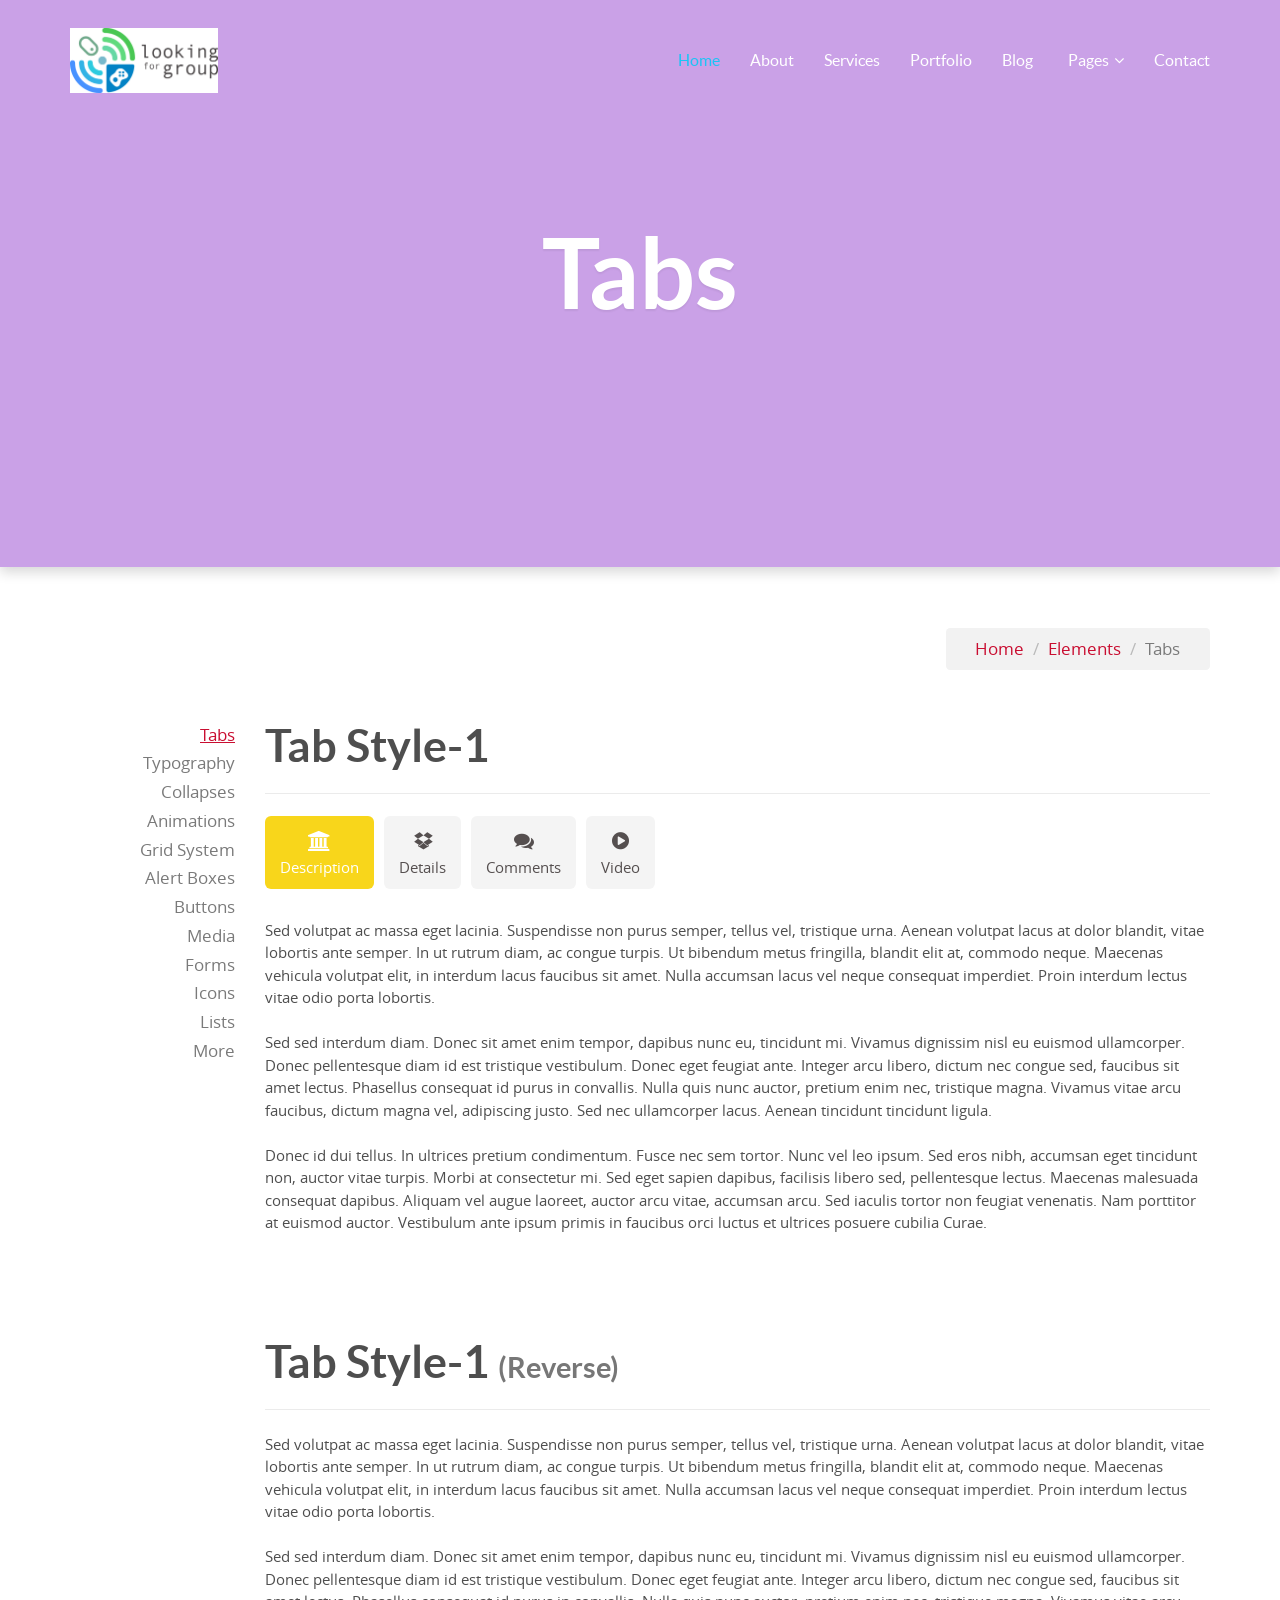
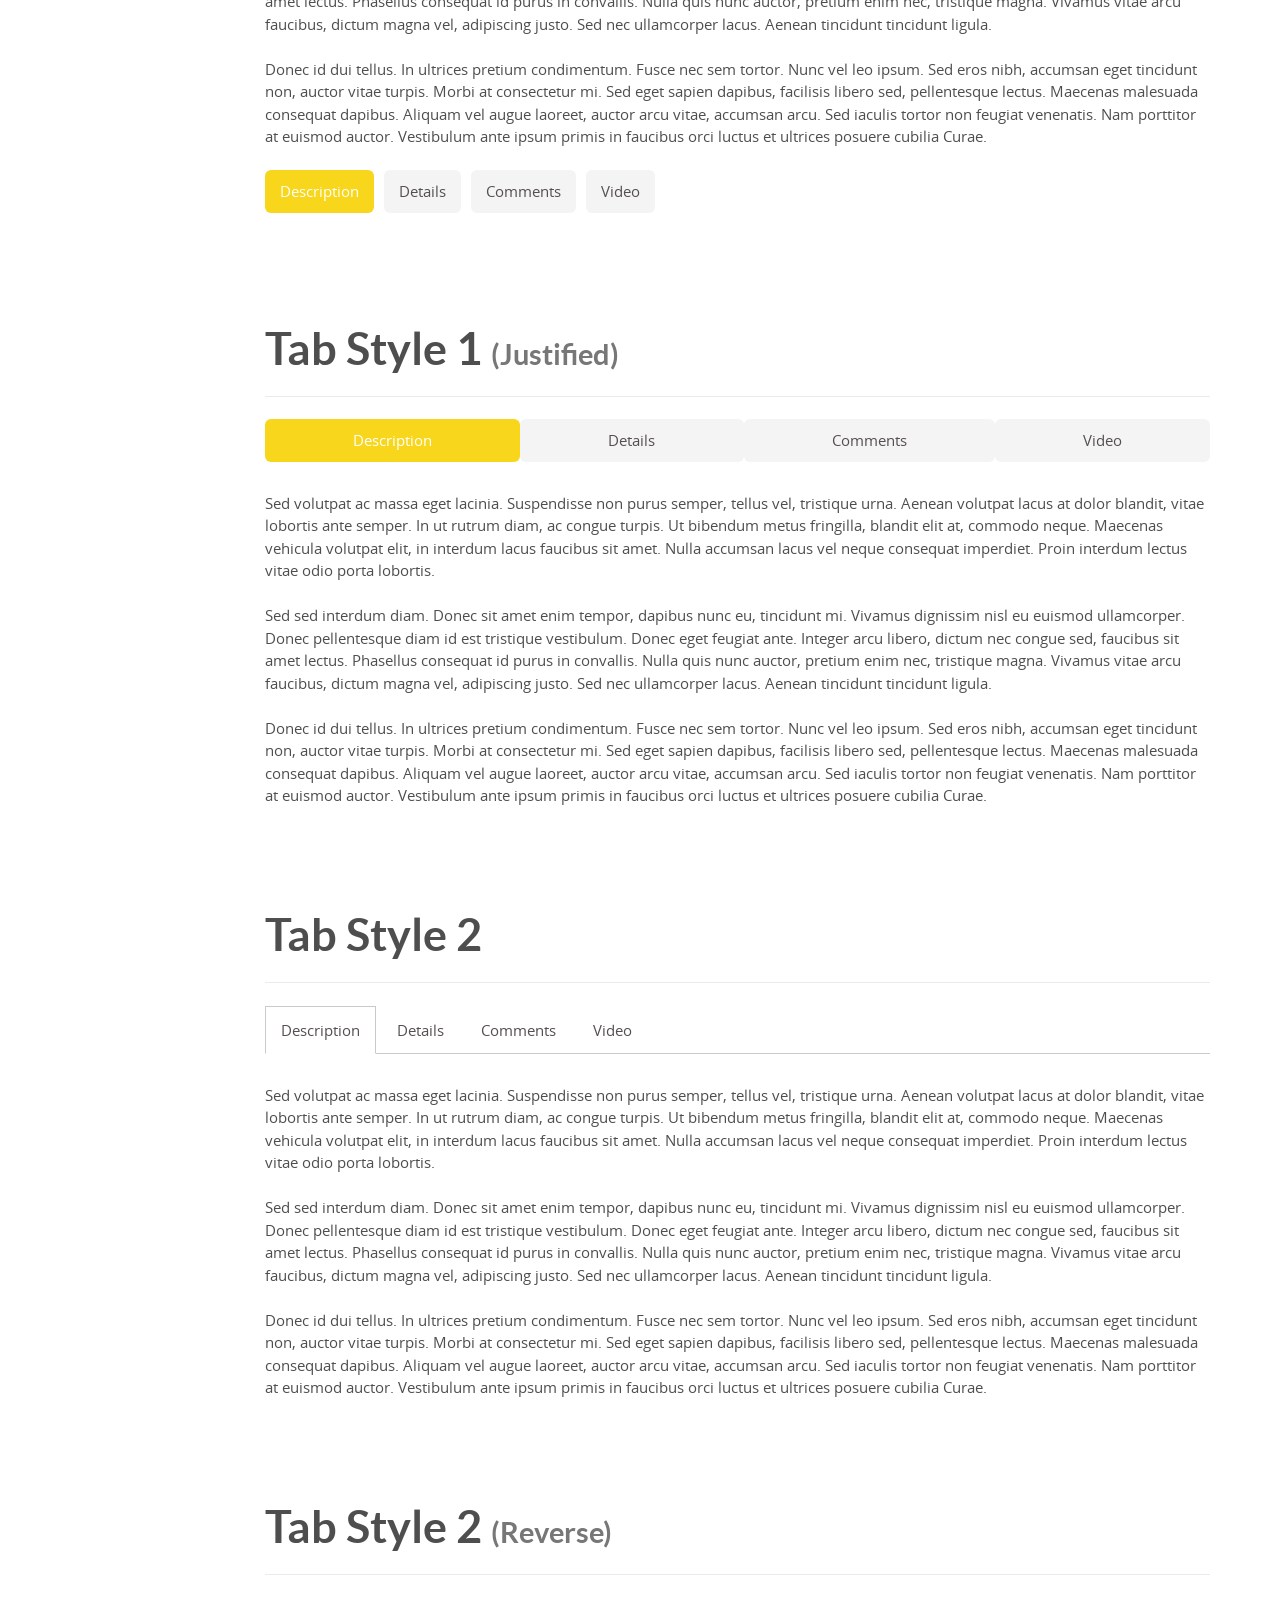
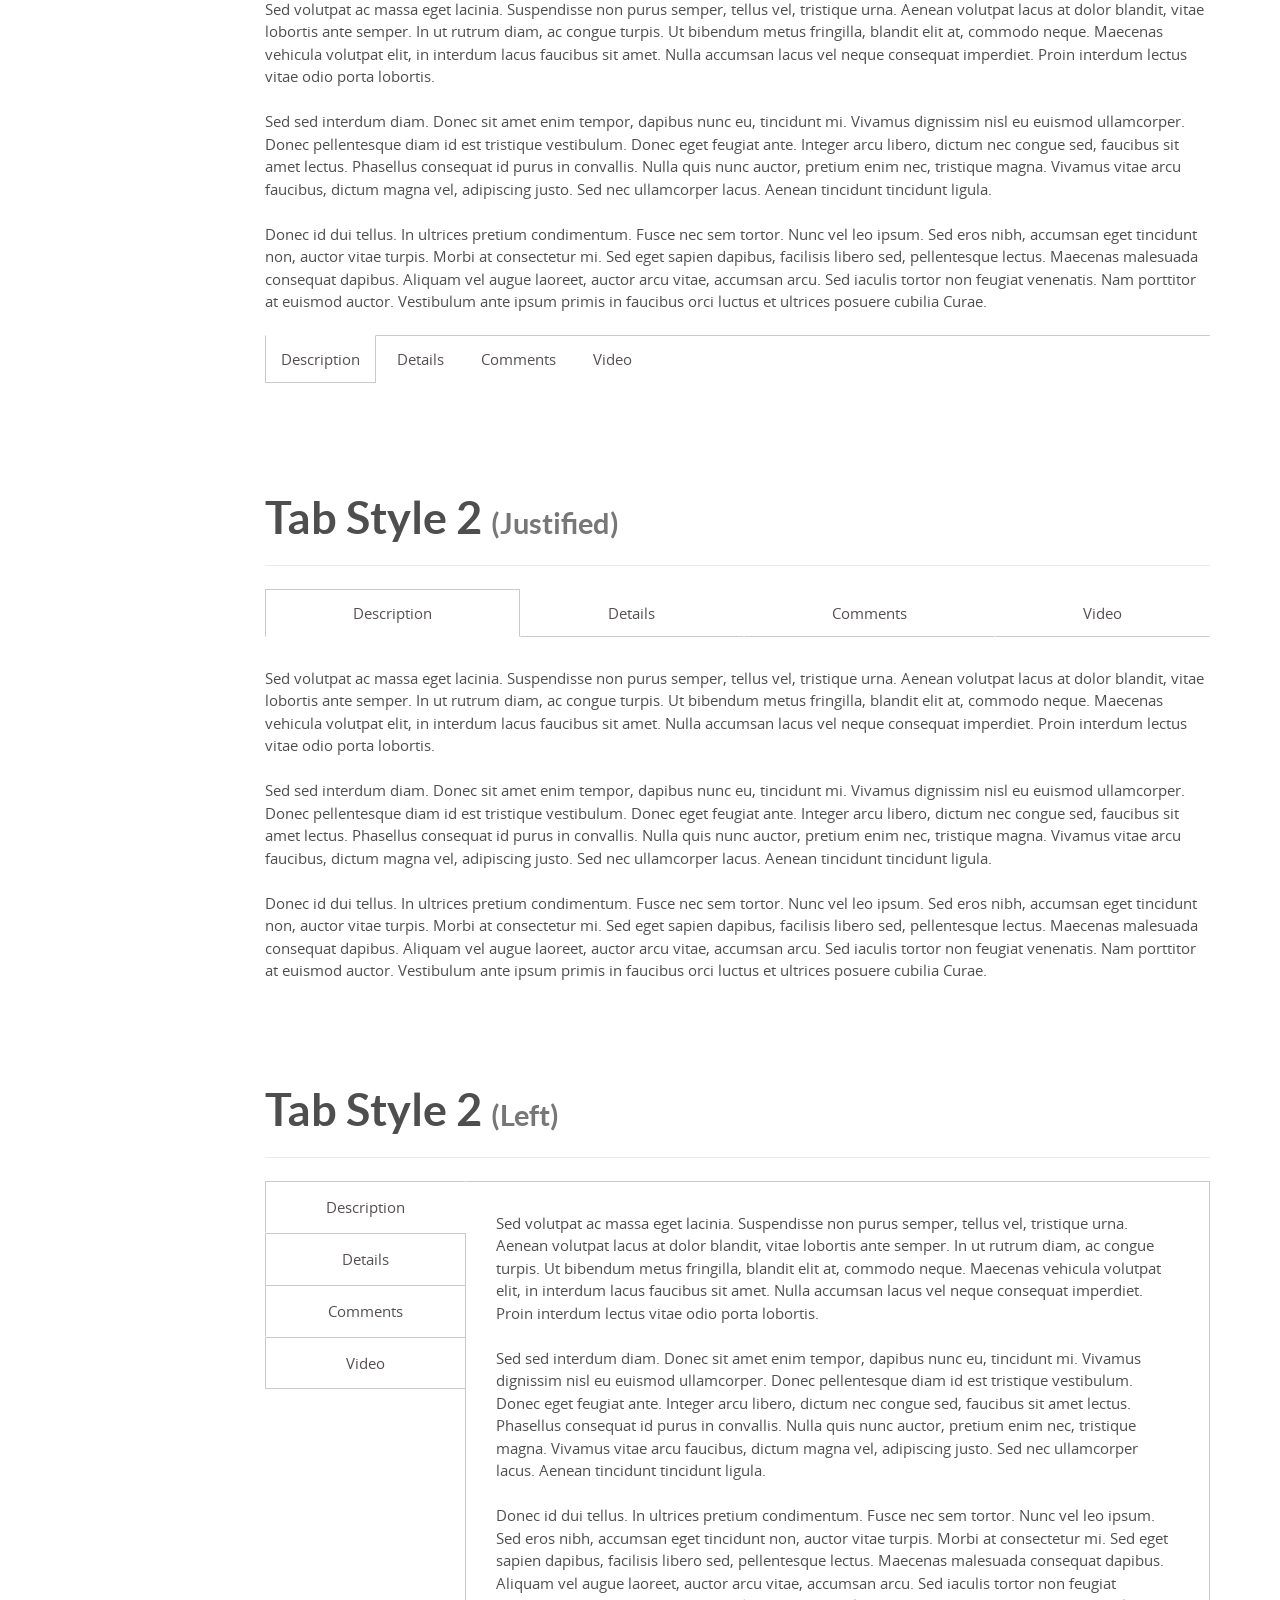
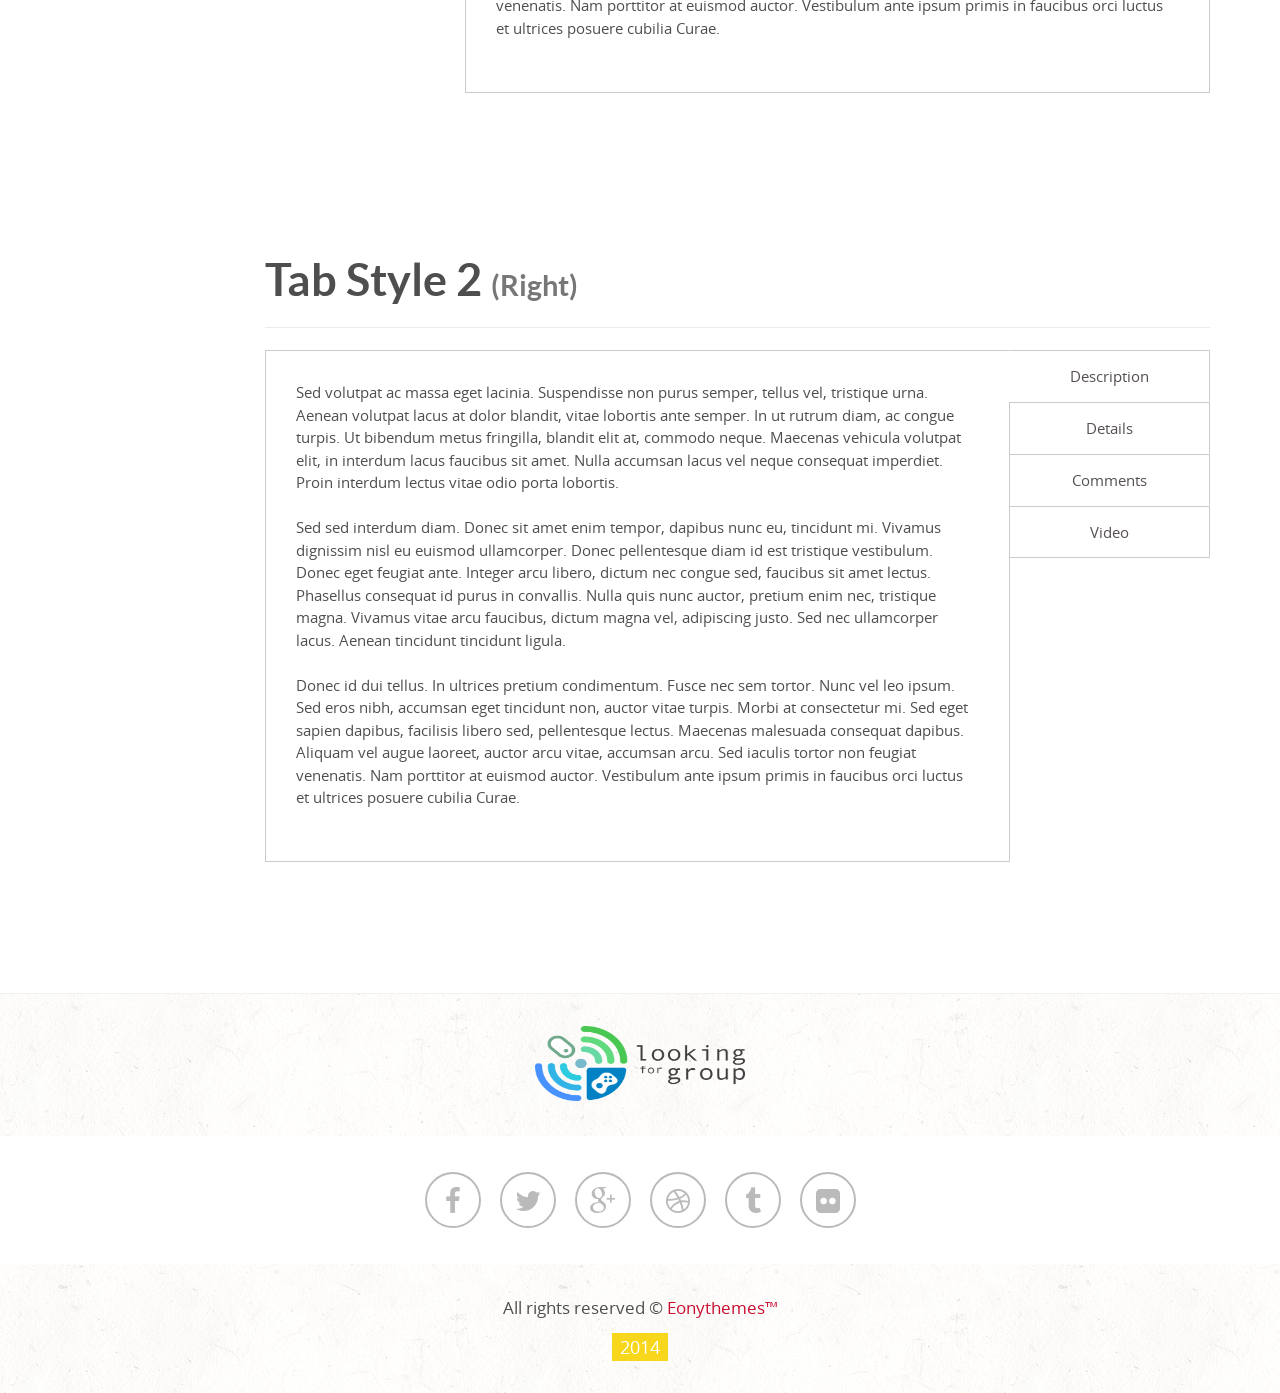
<file: elements/tabs.html>
<!DOCTYPE html>
<!--[if IE 8]> <html class="ie8"> <![endif]-->
<!--[if IE 9]> <html class="ie9"> <![endif]-->
<!--[if !IE]><!--><html lang="en"> <!--<![endif]-->
    <head>
        <meta charset="utf-8">
        <title>Geass - Creative Onepage Html5 Template</title>
        <meta name="description" content="Geass is premium and creative multipurpose onepage template">
        <meta name="author" content="Eon">

        <!--[if IE]> <meta http-equiv="X-UA-Compatible" content="IE=edge"> <![endif]-->
        <meta name="viewport" content="width=device-width, initial-scale=1.0">

        <link rel="stylesheet" href="../css/fonts.css">
        <link rel="stylesheet" href="../css/bootstrap.min.css">
        <link rel="stylesheet" href="../css/font-awesome.min.css">
        <link rel="stylesheet" href="../css/animate.css">
        <link rel="stylesheet" href="../css/style.css">
        <link rel="stylesheet" href="../css/responsive.css">

        <!-- Favicon and Apple Icons -->
        <link rel="shortcut icon" href="../images/favicon.png">
        <link rel="apple-touch-icon" sizes="57x57" href="../images/faviconx57.png">
        <link rel="apple-touch-icon" sizes="72x72" href="../images/faviconx72.png">

        <!--- jQuery -->
        <script src="../js/jquery-1.11.1.min.js"></script>

        <!-- Queryloader -->
        <script src="../js/queryloader2.min.js"></script>

        <!-- Modernizr -->
        <script src="../js/modernizr.js"></script>
	    
    </head>
    <body>
        <div class="geass-loader-overlay left"></div><!-- End .geass-loader-overlay left -->
        <div class="geass-loader-overlay right"></div><!-- End .geass-loader-overlay right -->
        <!-- Header / Menu Section -->
        <header id="header" class="transparent">
            <nav class="navbar navbar-default navbar-transparent" role="navigation">
                <div class="container">
                    <!-- Brand and toggle get grouped for better mobile display -->
                    <div class="navbar-header">
                        <button type="button" class="navbar-toggle" data-toggle="collapse" data-target="#main-menu">
                            <span class="sr-only">Toggle navigation</span>
                            <span class="icon-bar"></span>
                            <span class="icon-bar"></span>
                            <span class="icon-bar"></span>
                        </button>
                        <a class="navbar-brand navbar-brand-img" href="../index.html"><img src="../images/logo-white.png" class="img-responsive logo-white" alt="logo"><img src="../images/logo.png" class="img-responsive logo-fixed" alt="logo"></a>
                    </div>

                    <!-- Collect the nav links, forms, and other content for toggling -->
                    <div class="collapse navbar-collapse navbar-right" id="main-menu">
                        <ul class="nav navbar-nav">
                            <li class="active"><a href="../index.html#home">Home</a></li>
                            <li><a href="../index.html#aboutus">About</a></li>
                            <li><a href="../index.html#services">Services</a></li>
                            <li><a href="../index.html#portfolio">Portfolio</a></li>
                            <li><a href="../index.html#blog">Blog</a></li>
                            <li class="dropdown">
                                <a href="#pages" class="dropdown-toggle" data-toggle="dropdown"><span class="sm-separator">Pages</span><i class="fa fa-angle-down"></i></a>
                                <ul class="dropdown-menu">
                                    <li><a href="../blog.html">Blog Page</a></li>
                                    <li><a href="../blog-timeline.html">Blog Timeline</a></li>
                                    <li><a href="../single.html">Blog Post Page</a></li>
                                    <li><a href="../single-portfolio.html">Portfolio Post</a></li>
                                    <li><a href="elements.html">Elements Page</a></li>
                                    <li><a href="../pricing.html">Pricing Tables</a></li>
                                    <li><a href="../404.html">404 Page</a></li>
                                </ul>
                            </li>
                            <li><a href="index.html#contactus">Contact</a></li>
                        </ul>
                    </div><!-- /.navbar-collapse -->
                </div><!-- /.container-fluid -->
            </nav>
        </header>
        <div class="page-header background6 parallax" data-stellar-background-ratio="0.4">
            <div class="container">
                <div class="row">
                    <div class="col-md-12 page-header-wrapper">
                        <h1 class="page-title">Tabs</h1>
                    </div><!-- End .col-md-12 -->
                </div><!-- End .row -->
            </div><!-- End .container -->
        </div>

        <div class="md-margin2x"></div><!-- space -->

        <section id="content">
            <div class="container">
                <div class="row">
                    <div class="col-md-12">
                        <div class="breadcrumb-container clearfix">
                            <ol class="breadcrumb pull-right">
                                <li><a href="index.html" title="Go to Homepage">Home</a></li>
                                <li><a href="#" title="Elements">Elements</a></li>
                                <li class="active">Tabs</li>
                            </ol>
                        </div><!-- End .breadcrumb-container -->

                        <div class="xlg-margin"></div><!-- space -->
                    
                        <div class="row">
                            <div class="col-md-2 col-sm-3 sidebar-menu-container">
                                <ul class="sidebar-menu">
                                    <li class="active"><a href="tabs.html">Tabs</a></li>
                                    
                                    <li><a href="typography.html">Typography</a></li>
                                    <li><a href="collapses.html">collapses</a></li>
                                    <li><a href="animations.html">animations</a></li>
                                    <li><a href="grids.html">Grid System</a></li>
                                    <li><a href="alerts.html">Alert Boxes</a></li>
                                    <li><a href="buttons.html">Buttons</a></li>
                                    <li><a href="medias.html">Media</a></li>
                                    <li><a href="forms.html">Forms</a></li>
                                    <li><a href="icons.html">Icons</a></li>
                                    <li><a href="lists.html">Lists</a></li>
                                    <li><a href="more.html">More</a></li>
                                </ul>
                            </div><!-- End .col-md-2 -->

                            <div class="col-md-10 col-sm-9">

                                <div class="row">
                                   <div class="col-md-12">
                                       
                                        <h2>Tab Style-1</h2>
                                            <hr>
                                                
                                            <!-- Tab nav -->
                                            <ul class="nav nav-pills" role="tablist">
                                                <li class="active"><a href="#description" role="tab" data-toggle="tab"><span class="tab-icon"><i class="fa fa-bank"></i></span>Description</a></li>
                                                <li><a href="#details" role="tab" data-toggle="tab"><span class="tab-icon"><i class="fa fa-dropbox"></i></span>Details</a></li>
                                                <li><a href="#comments" role="tab" data-toggle="tab"><span class="tab-icon"><i class="fa fa-comments"></i></span>Comments</a></li>
                                                <li><a href="#video" role="tab" data-toggle="tab"><span class="tab-icon"><i class="fa fa-play-circle"></i></span>Video</a></li>
                                            </ul>

                                            <!-- Tab panes -->
                                            <div class="tab-content">
                                                <div class="tab-pane fade in active" id="description">
                                                    <p>Sed volutpat ac massa eget lacinia. Suspendisse non purus semper, tellus vel, tristique urna. Aenean volutpat lacus at dolor blandit, vitae lobortis ante semper. In ut rutrum diam, ac congue turpis. Ut bibendum metus fringilla, blandit elit at, commodo neque. Maecenas vehicula volutpat elit, in interdum lacus faucibus sit amet. Nulla accumsan lacus vel neque consequat imperdiet. Proin interdum lectus vitae odio porta lobortis. </p>
                                                    <p>Sed sed interdum diam. Donec sit amet enim tempor, dapibus nunc eu, tincidunt mi. Vivamus dignissim nisl eu euismod ullamcorper. Donec pellentesque diam id est 
                                                    tristique vestibulum. Donec eget feugiat ante. Integer arcu libero, dictum nec congue sed, faucibus sit amet lectus. Phasellus consequat id purus in convallis. Nulla quis nunc auctor, pretium enim nec, tristique magna. Vivamus vitae arcu faucibus, dictum magna vel, adipiscing justo. Sed nec ullamcorper lacus. Aenean tincidunt tincidunt ligula.</p>
                                                    <p>Donec id dui tellus. In ultrices pretium condimentum. Fusce nec sem tortor. Nunc vel leo ipsum. Sed eros nibh, accumsan eget tincidunt non, auctor vitae turpis. Morbi at consectetur mi. Sed eget sapien dapibus, facilisis libero sed, pellentesque lectus. Maecenas malesuada consequat dapibus. Aliquam vel augue laoreet, auctor arcu vitae, accumsan arcu. Sed iaculis tortor non feugiat venenatis. Nam porttitor at euismod auctor. Vestibulum ante ipsum primis in faucibus orci luctus et ultrices posuere cubilia Curae.</p>
                                                </div><!-- End .tab-pane -->
                                                <div class="tab-pane fade" id="details">
                                                    <p class="list-margin">The perfect mix of portability and performance in a slim 1" form factor:</p>
                                                    <ul class="list-style list-square">
                                                        <li>Lorem ipsum dolor sit amet, consectetur adipisicing elit. Nobis maxime, ipsa consectetur.</li>
                                                        <li>Nam porttitor at euismod auctor. Vestibulum ante ipsum primis.</li>
                                                        <li>Sed eget sapien dapibus, facilisis libero sed, pellentesque lectus.</li>
                                                        <li>Donec eget feugiat ante. Integer arcu libero, dictum nec congue sed, faucibus sit amet lectus.</li>
                                                        <li>Maecenas vehicula volutpat elit, in interdum lacus faucibus sit amet. Nulla accumsan lacus vel neque consequat imperdiet.</li>
                                                        <li>Windows 8 Pro available liquam fringilla tempus mauris, sit amet mattis nisl egestas;</li>
                                                        <li>Donec id dui tellus. In ultrices pretium condimentum. Fusce nec sem tortor.</li>
                                                        <li>Nam porttitor at euismod auctor. Vestibulum ante ipsum primis in.</li>
                                                        <li>Fugiat ex error tempora, placeat! Repellat deserunt aliquam laborum odio perspiciatis itaque nobis vitae magni.</li>
                                                    </ul>
                                                </div><!-- End .tab-pane -->
                                                <div class="tab-pane fade" id="comments">
                                                    <p>Lorem ipsum dolor sit amet, consectetur adipisicing elit. Iure animi aperiam, iusto odit rem tenetur molestiae eos. Ipsum dolor, nemo aspernatur laudantium quae pariatur amet, ab explicabo aut, blanditiis dolorem.</p>
                                                    <p>Fugiat ex error tempora, placeat! Repellat deserunt aliquam laborum odio perspiciatis itaque nobis vitae magni, cum possimus aliquid eius quaerat nisi dignissimos in quia fugit dolor laudantium dolores unde. Necessitatibus.</p>
                                                </div><!-- End .tab-pane -->
                                                <div class="tab-pane fade" id="video">
                                                    <p>Lorem ipsum dolor sit amet, consectetur adipisicing elit. Iure animi aperiam, iusto odit rem tenetur molestiae eos. Ipsum dolor, nemo aspernatur laudantium quae pariatur amet, ab explicabo aut, blanditiis dolorem.</p>
                                                    <p>Fugiat ex error tempora, placeat! Repellat deserunt aliquam laborum odio perspiciatis itaque nobis vitae magni, cum possimus aliquid eius quaerat nisi dignissimos in quia fugit dolor laudantium dolores unde. Necessitatibus.</p>
                                                    <p>Lorem ipsum dolor sit amet, consectetur adipisicing elit. Iure animi aperiam, iusto odit rem tenetur molestiae eos. Ipsum dolor, nemo aspernatur laudantium quae pariatur amet, ab explicabo aut, blanditiis dolorem.</p>
                                                    
                                                </div><!-- End .tab-pane -->
                                            </div><!-- End .tab-content -->
                                        
                                        <div class="lg-margin2x"></div><!-- space -->

                                        <h2>Tab Style-1 <small>(Reverse)</small> </h2>
                                        <hr>

                                        <!-- Tab panes -->
                                        <div class="tab-content">
                                            <div class="tab-pane fade in active" id="description2">
                                                <p>Sed volutpat ac massa eget lacinia. Suspendisse non purus semper, tellus vel, tristique urna. Aenean volutpat lacus at dolor blandit, vitae lobortis ante semper. In ut rutrum diam, ac congue turpis. Ut bibendum metus fringilla, blandit elit at, commodo neque. Maecenas vehicula volutpat elit, in interdum lacus faucibus sit amet. Nulla accumsan lacus vel neque consequat imperdiet. Proin interdum lectus vitae odio porta lobortis. </p>
                                                <p>Sed sed interdum diam. Donec sit amet enim tempor, dapibus nunc eu, tincidunt mi. Vivamus dignissim nisl eu euismod ullamcorper. Donec pellentesque diam id est 
                                                tristique vestibulum. Donec eget feugiat ante. Integer arcu libero, dictum nec congue sed, faucibus sit amet lectus. Phasellus consequat id purus in convallis. Nulla quis nunc auctor, pretium enim nec, tristique magna. Vivamus vitae arcu faucibus, dictum magna vel, adipiscing justo. Sed nec ullamcorper lacus. Aenean tincidunt tincidunt ligula.</p>
                                                <p>Donec id dui tellus. In ultrices pretium condimentum. Fusce nec sem tortor. Nunc vel leo ipsum. Sed eros nibh, accumsan eget tincidunt non, auctor vitae turpis. Morbi at consectetur mi. Sed eget sapien dapibus, facilisis libero sed, pellentesque lectus. Maecenas malesuada consequat dapibus. Aliquam vel augue laoreet, auctor arcu vitae, accumsan arcu. Sed iaculis tortor non feugiat venenatis. Nam porttitor at euismod auctor. Vestibulum ante ipsum primis in faucibus orci luctus et ultrices posuere cubilia Curae.</p>
                                            </div><!-- End .tab-pane -->
                                            <div class="tab-pane fade" id="details2">
                                                <p class="list-margin">The perfect mix of portability and performance in a slim 1" form factor:</p>
                                                <ul class="list-style list-square">
                                                    <li>Lorem ipsum dolor sit amet, consectetur adipisicing elit. Nobis maxime, ipsa consectetur.</li>
                                                    <li>Nam porttitor at euismod auctor. Vestibulum ante ipsum primis.</li>
                                                    <li>Sed eget sapien dapibus, facilisis libero sed, pellentesque lectus.</li>
                                                    <li>Donec eget feugiat ante. Integer arcu libero, dictum nec congue sed, faucibus sit amet lectus.</li>
                                                    <li>Maecenas vehicula volutpat elit, in interdum lacus faucibus sit amet. Nulla accumsan lacus vel neque consequat imperdiet.</li>
                                                    <li>Windows 8 Pro available liquam fringilla tempus mauris, sit amet mattis nisl egestas;</li>
                                                    <li>Donec id dui tellus. In ultrices pretium condimentum. Fusce nec sem tortor.</li>
                                                    <li>Nam porttitor at euismod auctor. Vestibulum ante ipsum primis in.</li>
                                                    <li>Fugiat ex error tempora, placeat! Repellat deserunt aliquam laborum odio perspiciatis itaque nobis vitae magni.</li>
                                                </ul>
                                            </div><!-- End .tab-pane -->
                                            <div class="tab-pane fade" id="comments2">
                                                <p>Lorem ipsum dolor sit amet, consectetur adipisicing elit. Iure animi aperiam, iusto odit rem tenetur molestiae eos. Ipsum dolor, nemo aspernatur laudantium quae pariatur amet, ab explicabo aut, blanditiis dolorem.</p>
                                                <p>Fugiat ex error tempora, placeat! Repellat deserunt aliquam laborum odio perspiciatis itaque nobis vitae magni, cum possimus aliquid eius quaerat nisi dignissimos in quia fugit dolor laudantium dolores unde. Necessitatibus.</p>
                                            </div><!-- End .tab-pane -->
                                            <div class="tab-pane fade" id="video2">
                                                <p>Lorem ipsum dolor sit amet, consectetur adipisicing elit. Dolore, cumque! Autem et molestiae veniam est fugiat, illum a ratione fuga provident! Repellat inventore quod nemo, maxime ipsam. Suscipit enim, hic.</p>
                                                <p>Atque veritatis reprehenderit, dignissimos neque, harum libero eos rem, vitae sequi aperiam ea esse a ipsum temporibus possimus. Voluptas dolore quo, officiis tempore atque aspernatur! Quos asperiores, nemo sunt ipsa?</p>
                                                <p>Nam, eos, veniam. Fuga et, sunt temporibus voluptate neque sint quis sequi, a. Possimus natus quod sequi praesentium odio, accusantium a alias, deserunt voluptatum ea ducimus beatae iusto, temporibus expedita.</p>
                                            </div><!-- End .tab-pane -->
                                        </div><!-- End .tab-content -->

                                        <!-- Tab nav -->
                                        <ul class="nav nav-pills reverse" role="tablist">
                                            <li class="active"><a href="#description2" role="tab" data-toggle="tab">Description</a></li>
                                            <li><a href="#details2" role="tab" data-toggle="tab">Details</a></li>
                                            <li><a href="#comments2" role="tab" data-toggle="tab">Comments</a></li>
                                            <li><a href="#video2" role="tab" data-toggle="tab">Video</a></li>
                                        </ul>
                                        
                                        <div class="lg-margin2x"></div><!-- space -->
                                            
                                        <h2>Tab Style 1 <small>(Justified)</small></h2>
                                        <hr>
                                        <!-- Tab nav -->
                                        <ul class="nav nav-pills nav-justified" role="tablist">
                                            <li class="active"><a href="#description6" role="tab" data-toggle="tab">Description</a></li>
                                            <li><a href="#details6" role="tab" data-toggle="tab">Details</a></li>
                                            <li><a href="#comments6" role="tab" data-toggle="tab">Comments</a></li>
                                            <li><a href="#video6" role="tab" data-toggle="tab">Video</a></li>
                                        </ul>

                                        <!-- Tab panes -->
                                        <div class="tab-content">
                                            <div class="tab-pane fade in active" id="description6">
                                                <p>Sed volutpat ac massa eget lacinia. Suspendisse non purus semper, tellus vel, tristique urna. Aenean volutpat lacus at dolor blandit, vitae lobortis ante semper. In ut rutrum diam, ac congue turpis. Ut bibendum metus fringilla, blandit elit at, commodo neque. Maecenas vehicula volutpat elit, in interdum lacus faucibus sit amet. Nulla accumsan lacus vel neque consequat imperdiet. Proin interdum lectus vitae odio porta lobortis. </p>
                                                <p>Sed sed interdum diam. Donec sit amet enim tempor, dapibus nunc eu, tincidunt mi. Vivamus dignissim nisl eu euismod ullamcorper. Donec pellentesque diam id est 
                                                tristique vestibulum. Donec eget feugiat ante. Integer arcu libero, dictum nec congue sed, faucibus sit amet lectus. Phasellus consequat id purus in convallis. Nulla quis nunc auctor, pretium enim nec, tristique magna. Vivamus vitae arcu faucibus, dictum magna vel, adipiscing justo. Sed nec ullamcorper lacus. Aenean tincidunt tincidunt ligula.</p>
                                                <p>Donec id dui tellus. In ultrices pretium condimentum. Fusce nec sem tortor. Nunc vel leo ipsum. Sed eros nibh, accumsan eget tincidunt non, auctor vitae turpis. Morbi at consectetur mi. Sed eget sapien dapibus, facilisis libero sed, pellentesque lectus. Maecenas malesuada consequat dapibus. Aliquam vel augue laoreet, auctor arcu vitae, accumsan arcu. Sed iaculis tortor non feugiat venenatis. Nam porttitor at euismod auctor. Vestibulum ante ipsum primis in faucibus orci luctus et ultrices posuere cubilia Curae.</p>
                                            </div><!-- End .tab-pane -->
                                            <div class="tab-pane fade" id="details6">
                                                <p class="list-margin">The perfect mix of portability and performance in a slim 1" form factor:</p>
                                                <ul class="list-style list-square">
                                                    <li>Lorem ipsum dolor sit amet, consectetur adipisicing elit. Nobis maxime, ipsa consectetur.</li>
                                                    <li>Nam porttitor at euismod auctor. Vestibulum ante ipsum primis.</li>
                                                    <li>Sed eget sapien dapibus, facilisis libero sed, pellentesque lectus.</li>
                                                    <li>Donec eget feugiat ante. Integer arcu libero, dictum nec congue sed, faucibus sit amet lectus.</li>
                                                    <li>Maecenas vehicula volutpat elit, in interdum lacus faucibus sit amet. Nulla accumsan lacus vel neque consequat imperdiet.</li>
                                                    <li>Windows 8 Pro available liquam fringilla tempus mauris, sit amet mattis nisl egestas;</li>
                                                    <li>Donec id dui tellus. In ultrices pretium condimentum. Fusce nec sem tortor.</li>
                                                    <li>Nam porttitor at euismod auctor. Vestibulum ante ipsum primis in.</li>
                                                    <li>Fugiat ex error tempora, placeat! Repellat deserunt aliquam laborum odio perspiciatis itaque nobis vitae magni.</li>
                                                </ul>
                                            </div><!-- End .tab-pane -->
                                            <div class="tab-pane fade" id="comments6">
                                                <p>Lorem ipsum dolor sit amet, consectetur adipisicing elit. Iure animi aperiam, iusto odit rem tenetur molestiae eos. Ipsum dolor, nemo aspernatur laudantium quae pariatur amet, ab explicabo aut, blanditiis dolorem.</p>
                                                <p>Fugiat ex error tempora, placeat! Repellat deserunt aliquam laborum odio perspiciatis itaque nobis vitae magni, cum possimus aliquid eius quaerat nisi dignissimos in quia fugit dolor laudantium dolores unde. Necessitatibus.</p>
                                            </div><!-- End .tab-pane -->
                                            <div class="tab-pane fade" id="video6">
                                                <p>Lorem ipsum dolor sit amet, consectetur adipisicing elit. Voluptas sunt eius enim dolor pariatur repellendus. Possimus eaque, autem officiis, fugit ut odio ducimus a ab neque quia accusamus in? Veniam.</p>
                                                <p>Minima suscipit expedita laborum. Ex libero provident ad debitis commodi amet distinctio beatae vero qui. Repellat nemo deleniti harum accusantium, qui quibusdam, reprehenderit assumenda ex nisi, consectetur dignissimos necessitatibus! Dolorum!</p>
                                                <p>Non assumenda a impedit aut ab, dolore beatae, optio repellendus reiciendis alias error. Eligendi quaerat incidunt, deserunt minima quidem ut hic magni provident voluptate, voluptatum necessitatibus distinctio aspernatur architecto natus.</p>
                                                <p>Iste doloribus tempora cupiditate dicta eum corporis unde! Officia voluptate magnam culpa vero labore iure ipsum excepturi repellendus voluptatem porro, iste autem eius animi, maxime dicta, voluptatibus ut quidem laboriosam.</p>
                                            </div><!-- End .tab-pane -->
                                        </div><!-- End .tab-content -->

                                        <div class="lg-margin2x"></div><!-- space -->
                                            
                                        <h2>Tab Style 2 </h2>
                                        <hr>
                                        <!-- Tab nav -->
                                        <ul class="nav nav-tabs" role="tablist">
                                            <li class="active"><a href="#description3" role="tab" data-toggle="tab">Description</a></li>
                                            <li><a href="#details3" role="tab" data-toggle="tab">Details</a></li>
                                            <li><a href="#comments3" role="tab" data-toggle="tab">Comments</a></li>
                                            <li><a href="#video3" role="tab" data-toggle="tab">Video</a></li>
                                        </ul>

                                        <!-- Tab panes -->
                                        <div class="tab-content">
                                            <div class="tab-pane fade in active" id="description3">
                                                <p>Sed volutpat ac massa eget lacinia. Suspendisse non purus semper, tellus vel, tristique urna. Aenean volutpat lacus at dolor blandit, vitae lobortis ante semper. In ut rutrum diam, ac congue turpis. Ut bibendum metus fringilla, blandit elit at, commodo neque. Maecenas vehicula volutpat elit, in interdum lacus faucibus sit amet. Nulla accumsan lacus vel neque consequat imperdiet. Proin interdum lectus vitae odio porta lobortis. </p>
                                                <p>Sed sed interdum diam. Donec sit amet enim tempor, dapibus nunc eu, tincidunt mi. Vivamus dignissim nisl eu euismod ullamcorper. Donec pellentesque diam id est 
                                                tristique vestibulum. Donec eget feugiat ante. Integer arcu libero, dictum nec congue sed, faucibus sit amet lectus. Phasellus consequat id purus in convallis. Nulla quis nunc auctor, pretium enim nec, tristique magna. Vivamus vitae arcu faucibus, dictum magna vel, adipiscing justo. Sed nec ullamcorper lacus. Aenean tincidunt tincidunt ligula.</p>
                                                <p>Donec id dui tellus. In ultrices pretium condimentum. Fusce nec sem tortor. Nunc vel leo ipsum. Sed eros nibh, accumsan eget tincidunt non, auctor vitae turpis. Morbi at consectetur mi. Sed eget sapien dapibus, facilisis libero sed, pellentesque lectus. Maecenas malesuada consequat dapibus. Aliquam vel augue laoreet, auctor arcu vitae, accumsan arcu. Sed iaculis tortor non feugiat venenatis. Nam porttitor at euismod auctor. Vestibulum ante ipsum primis in faucibus orci luctus et ultrices posuere cubilia Curae.</p>
                                            </div><!-- End .tab-pane -->
                                            <div class="tab-pane fade" id="details3">
                                                <p class="list-margin">The perfect mix of portability and performance in a slim 1" form factor:</p>
                                                <ul class="list-style list-square">
                                                    <li>Lorem ipsum dolor sit amet, consectetur adipisicing elit. Nobis maxime, ipsa consectetur.</li>
                                                    <li>Nam porttitor at euismod auctor. Vestibulum ante ipsum primis.</li>
                                                    <li>Sed eget sapien dapibus, facilisis libero sed, pellentesque lectus.</li>
                                                    <li>Donec eget feugiat ante. Integer arcu libero, dictum nec congue sed, faucibus sit amet lectus.</li>
                                                    <li>Maecenas vehicula volutpat elit, in interdum lacus faucibus sit amet. Nulla accumsan lacus vel neque consequat imperdiet.</li>
                                                    <li>Windows 8 Pro available liquam fringilla tempus mauris, sit amet mattis nisl egestas;</li>
                                                    <li>Donec id dui tellus. In ultrices pretium condimentum. Fusce nec sem tortor.</li>
                                                    <li>Nam porttitor at euismod auctor. Vestibulum ante ipsum primis in.</li>
                                                    <li>Fugiat ex error tempora, placeat! Repellat deserunt aliquam laborum odio perspiciatis itaque nobis vitae magni.</li>
                                                </ul>
                                            </div><!-- End .tab-pane -->
                                            <div class="tab-pane fade" id="comments3">
                                                <p>Lorem ipsum dolor sit amet, consectetur adipisicing elit. Iure animi aperiam, iusto odit rem tenetur molestiae eos. Ipsum dolor, nemo aspernatur laudantium quae pariatur amet, ab explicabo aut, blanditiis dolorem.</p>
                                                <p>Fugiat ex error tempora, placeat! Repellat deserunt aliquam laborum odio perspiciatis itaque nobis vitae magni, cum possimus aliquid eius quaerat nisi dignissimos in quia fugit dolor laudantium dolores unde. Necessitatibus.</p>
                                            </div><!-- End .tab-pane -->
                                            <div class="tab-pane fade" id="video3">
                                                <p>Lorem ipsum dolor sit amet, consectetur adipisicing elit. Ex, consequuntur, quisquam? Labore voluptatibus soluta repellat consectetur at optio sed quae aliquid officia, voluptatem, corrupti ducimus rerum assumenda, voluptatum, asperiores perspiciatis.</p>
                                                <p>Commodi sit delectus enim ipsa alias, possimus, inventore odio ab facere quisquam tenetur, numquam! Voluptatum, laborum deleniti! Accusamus, consequatur, amet! Voluptate ullam, cumque odio doloremque saepe nesciunt mollitia accusantium! Nihil?</p>
                                                <p>Ullam hic, quia atque provident error alias doloremque optio ex ducimus, maxime suscipit doloribus. Facilis obcaecati id at, officia perspiciatis iste aliquid, hic deleniti quam eaque similique quas officiis perferendis!</p>
                                            </div><!-- End .tab-pane -->
                                        </div><!-- End .tab-content -->

                                        <div class="lg-margin2x"></div><!-- space -->
                                            
                                        <h2>Tab Style 2 <small>(Reverse)</small></h2>
                                        <hr>

                                        <!-- Tab panes -->
                                        <div class="tab-content">
                                            <div class="tab-pane fade in active" id="description4">
                                                <p>Sed volutpat ac massa eget lacinia. Suspendisse non purus semper, tellus vel, tristique urna. Aenean volutpat lacus at dolor blandit, vitae lobortis ante semper. In ut rutrum diam, ac congue turpis. Ut bibendum metus fringilla, blandit elit at, commodo neque. Maecenas vehicula volutpat elit, in interdum lacus faucibus sit amet. Nulla accumsan lacus vel neque consequat imperdiet. Proin interdum lectus vitae odio porta lobortis. </p>
                                                <p>Sed sed interdum diam. Donec sit amet enim tempor, dapibus nunc eu, tincidunt mi. Vivamus dignissim nisl eu euismod ullamcorper. Donec pellentesque diam id est 
                                                tristique vestibulum. Donec eget feugiat ante. Integer arcu libero, dictum nec congue sed, faucibus sit amet lectus. Phasellus consequat id purus in convallis. Nulla quis nunc auctor, pretium enim nec, tristique magna. Vivamus vitae arcu faucibus, dictum magna vel, adipiscing justo. Sed nec ullamcorper lacus. Aenean tincidunt tincidunt ligula.</p>
                                                <p>Donec id dui tellus. In ultrices pretium condimentum. Fusce nec sem tortor. Nunc vel leo ipsum. Sed eros nibh, accumsan eget tincidunt non, auctor vitae turpis. Morbi at consectetur mi. Sed eget sapien dapibus, facilisis libero sed, pellentesque lectus. Maecenas malesuada consequat dapibus. Aliquam vel augue laoreet, auctor arcu vitae, accumsan arcu. Sed iaculis tortor non feugiat venenatis. Nam porttitor at euismod auctor. Vestibulum ante ipsum primis in faucibus orci luctus et ultrices posuere cubilia Curae.</p>
                                            </div><!-- End .tab-pane -->
                                            <div class="tab-pane fade" id="details4">
                                                <p class="list-margin">The perfect mix of portability and performance in a slim 1" form factor:</p>
                                                <ul class="list-style list-square">
                                                    <li>Lorem ipsum dolor sit amet, consectetur adipisicing elit. Nobis maxime, ipsa consectetur.</li>
                                                    <li>Nam porttitor at euismod auctor. Vestibulum ante ipsum primis.</li>
                                                    <li>Sed eget sapien dapibus, facilisis libero sed, pellentesque lectus.</li>
                                                    <li>Donec eget feugiat ante. Integer arcu libero, dictum nec congue sed, faucibus sit amet lectus.</li>
                                                    <li>Maecenas vehicula volutpat elit, in interdum lacus faucibus sit amet. Nulla accumsan lacus vel neque consequat imperdiet.</li>
                                                    <li>Windows 8 Pro available liquam fringilla tempus mauris, sit amet mattis nisl egestas;</li>
                                                    <li>Donec id dui tellus. In ultrices pretium condimentum. Fusce nec sem tortor.</li>
                                                    <li>Nam porttitor at euismod auctor. Vestibulum ante ipsum primis in.</li>
                                                    <li>Fugiat ex error tempora, placeat! Repellat deserunt aliquam laborum odio perspiciatis itaque nobis vitae magni.</li>
                                                </ul>
                                            </div><!-- End .tab-pane -->
                                            <div class="tab-pane fade" id="comments4">
                                                <p>Lorem ipsum dolor sit amet, consectetur adipisicing elit. Iure animi aperiam, iusto odit rem tenetur molestiae eos. Ipsum dolor, nemo aspernatur laudantium quae pariatur amet, ab explicabo aut, blanditiis dolorem.</p>
                                                <p>Fugiat ex error tempora, placeat! Repellat deserunt aliquam laborum odio perspiciatis itaque nobis vitae magni, cum possimus aliquid eius quaerat nisi dignissimos in quia fugit dolor laudantium dolores unde. Necessitatibus.</p>
                                            </div><!-- End .tab-pane -->
                                            <div class="tab-pane fade" id="video4">
                                                <p>Lorem ipsum dolor sit amet, consectetur adipisicing elit. Harum sequi repellat voluptatum eveniet, deleniti quidem consectetur! Vero facilis maxime, earum doloremque nisi officiis dolorum animi accusantium vitae illo. Voluptatibus, in!</p>
                                                <p>Commodi, vitae accusantium nemo provident similique repellendus inventore, itaque sapiente quam officiis numquam. Laborum voluptatem perspiciatis molestiae ea earum, adipisci, voluptatum repellat, porro iusto ullam molestias iure nisi, enim atque.</p>
                                                <p>Quam velit ut incidunt repellendus magni. Odio asperiores libero soluta placeat, inventore minima maxime eius fuga sunt nihil repellendus quaerat magni ratione aut optio. Dignissimos saepe modi nemo dolorem autem!</p>
                                            </div><!-- End .tab-pane -->
                                        </div><!-- End .tab-content -->

                                        <!-- Tab nav -->
                                        <ul class="nav nav-tabs reverse" role="tablist">
                                            <li class="active"><a href="#description4" role="tab" data-toggle="tab">Description</a></li>
                                            <li><a href="#details4" role="tab" data-toggle="tab">Details</a></li>
                                            <li><a href="#comments4" role="tab" data-toggle="tab">Comments</a></li>
                                            <li><a href="#video4" role="tab" data-toggle="tab">Video</a></li>
                                        </ul>

                                        <div class="lg-margin2x"></div><!-- space -->
                                            
                                        <h2>Tab Style 2 <small>(Justified)</small></h2>
                                        <hr>
                                        <!-- Tab nav -->
                                        <ul class="nav nav-tabs nav-justified" role="tablist">
                                            <li class="active"><a href="#description5" role="tab" data-toggle="tab">Description</a></li>
                                            <li><a href="#details5" role="tab" data-toggle="tab">Details</a></li>
                                            <li><a href="#comments5" role="tab" data-toggle="tab">Comments</a></li>
                                            <li><a href="#video5" role="tab" data-toggle="tab">Video</a></li>
                                        </ul>

                                        <!-- Tab panes -->
                                        <div class="tab-content">
                                            <div class="tab-pane fade in active" id="description5">
                                                <p>Sed volutpat ac massa eget lacinia. Suspendisse non purus semper, tellus vel, tristique urna. Aenean volutpat lacus at dolor blandit, vitae lobortis ante semper. In ut rutrum diam, ac congue turpis. Ut bibendum metus fringilla, blandit elit at, commodo neque. Maecenas vehicula volutpat elit, in interdum lacus faucibus sit amet. Nulla accumsan lacus vel neque consequat imperdiet. Proin interdum lectus vitae odio porta lobortis. </p>
                                                <p>Sed sed interdum diam. Donec sit amet enim tempor, dapibus nunc eu, tincidunt mi. Vivamus dignissim nisl eu euismod ullamcorper. Donec pellentesque diam id est 
                                                tristique vestibulum. Donec eget feugiat ante. Integer arcu libero, dictum nec congue sed, faucibus sit amet lectus. Phasellus consequat id purus in convallis. Nulla quis nunc auctor, pretium enim nec, tristique magna. Vivamus vitae arcu faucibus, dictum magna vel, adipiscing justo. Sed nec ullamcorper lacus. Aenean tincidunt tincidunt ligula.</p>
                                                <p>Donec id dui tellus. In ultrices pretium condimentum. Fusce nec sem tortor. Nunc vel leo ipsum. Sed eros nibh, accumsan eget tincidunt non, auctor vitae turpis. Morbi at consectetur mi. Sed eget sapien dapibus, facilisis libero sed, pellentesque lectus. Maecenas malesuada consequat dapibus. Aliquam vel augue laoreet, auctor arcu vitae, accumsan arcu. Sed iaculis tortor non feugiat venenatis. Nam porttitor at euismod auctor. Vestibulum ante ipsum primis in faucibus orci luctus et ultrices posuere cubilia Curae.</p>
                                            </div><!-- End .tab-pane -->
                                            <div class="tab-pane fade" id="details5">
                                                <p class="list-margin">The perfect mix of portability and performance in a slim 1" form factor:</p>
                                                <ul class="list-style list-square">
                                                    <li>Lorem ipsum dolor sit amet, consectetur adipisicing elit. Nobis maxime, ipsa consectetur.</li>
                                                    <li>Nam porttitor at euismod auctor. Vestibulum ante ipsum primis.</li>
                                                    <li>Sed eget sapien dapibus, facilisis libero sed, pellentesque lectus.</li>
                                                    <li>Donec eget feugiat ante. Integer arcu libero, dictum nec congue sed, faucibus sit amet lectus.</li>
                                                    <li>Maecenas vehicula volutpat elit, in interdum lacus faucibus sit amet. Nulla accumsan lacus vel neque consequat imperdiet.</li>
                                                    <li>Windows 8 Pro available liquam fringilla tempus mauris, sit amet mattis nisl egestas;</li>
                                                    <li>Donec id dui tellus. In ultrices pretium condimentum. Fusce nec sem tortor.</li>
                                                    <li>Nam porttitor at euismod auctor. Vestibulum ante ipsum primis in.</li>
                                                    <li>Fugiat ex error tempora, placeat! Repellat deserunt aliquam laborum odio perspiciatis itaque nobis vitae magni.</li>
                                                </ul>
                                            </div><!-- End .tab-pane -->
                                            <div class="tab-pane fade" id="comments5">
                                                <p>Lorem ipsum dolor sit amet, consectetur adipisicing elit. Iure animi aperiam, iusto odit rem tenetur molestiae eos. Ipsum dolor, nemo aspernatur laudantium quae pariatur amet, ab explicabo aut, blanditiis dolorem.</p>
                                                <p>Fugiat ex error tempora, placeat! Repellat deserunt aliquam laborum odio perspiciatis itaque nobis vitae magni, cum possimus aliquid eius quaerat nisi dignissimos in quia fugit dolor laudantium dolores unde. Necessitatibus.</p>
                                            </div><!-- End .tab-pane -->
                                            <div class="tab-pane fade" id="video5">
                                                <p>Lorem ipsum dolor sit amet, consectetur adipisicing elit. Illo nisi ab quasi, blanditiis possimus! Voluptas nisi doloremque aliquid veritatis ipsa quasi adipisci animi minima necessitatibus, vel laudantium, sunt illo quisquam.</p>
                                                <p>Non cupiditate voluptas, hic expedita? Quod laudantium facere quam autem, ut ipsum pariatur consectetur similique illum commodi beatae tempore eaque, mollitia nesciunt sunt odit magni voluptatem earum, atque inventore facilis!</p>
                                                <p>Veritatis nisi, eos eveniet quaerat unde in placeat. Facere a mollitia, est consequatur. In ullam et porro perspiciatis illo. Distinctio porro, quam. Illo sunt quaerat ea reiciendis, facilis? Perferendis, possimus!</p>
                                            </div><!-- End .tab-pane -->
                                        </div><!-- End .tab-content -->

                                        <div class="lg-margin2x"></div><!-- space -->
                                        
                                        <h2>Tab Style 2 <small>(Left)</small></h2>
                                            <hr>
                                        <div class="tab-container left clearfix">
                                            <!-- Tab nav -->
                                            <ul class="nav nav-tabs" role="tablist">
                                                <li class="active"><a href="#description7" role="tab" data-toggle="tab">Description</a></li>
                                                <li><a href="#details7" role="tab" data-toggle="tab">Details</a></li>
                                                <li><a href="#comments7" role="tab" data-toggle="tab">Comments</a></li>
                                                <li><a href="#video7" role="tab" data-toggle="tab">Video</a></li>
                                            </ul>

                                            <!-- Tab panes -->
                                            <div class="tab-content">
                                                <div class="tab-pane fade in active" id="description7">
                                                    <p>Sed volutpat ac massa eget lacinia. Suspendisse non purus semper, tellus vel, tristique urna. Aenean volutpat lacus at dolor blandit, vitae lobortis ante semper. In ut rutrum diam, ac congue turpis. Ut bibendum metus fringilla, blandit elit at, commodo neque. Maecenas vehicula volutpat elit, in interdum lacus faucibus sit amet. Nulla accumsan lacus vel neque consequat imperdiet. Proin interdum lectus vitae odio porta lobortis. </p>
                                                    <p>Sed sed interdum diam. Donec sit amet enim tempor, dapibus nunc eu, tincidunt mi. Vivamus dignissim nisl eu euismod ullamcorper. Donec pellentesque diam id est 
                                                    tristique vestibulum. Donec eget feugiat ante. Integer arcu libero, dictum nec congue sed, faucibus sit amet lectus. Phasellus consequat id purus in convallis. Nulla quis nunc auctor, pretium enim nec, tristique magna. Vivamus vitae arcu faucibus, dictum magna vel, adipiscing justo. Sed nec ullamcorper lacus. Aenean tincidunt tincidunt ligula.</p>
                                                    <p>Donec id dui tellus. In ultrices pretium condimentum. Fusce nec sem tortor. Nunc vel leo ipsum. Sed eros nibh, accumsan eget tincidunt non, auctor vitae turpis. Morbi at consectetur mi. Sed eget sapien dapibus, facilisis libero sed, pellentesque lectus. Maecenas malesuada consequat dapibus. Aliquam vel augue laoreet, auctor arcu vitae, accumsan arcu. Sed iaculis tortor non feugiat venenatis. Nam porttitor at euismod auctor. Vestibulum ante ipsum primis in faucibus orci luctus et ultrices posuere cubilia Curae.</p>
                                                </div><!-- End .tab-pane -->
                                                <div class="tab-pane fade" id="details7">
                                                    <p class="list-margin">The perfect mix of portability and performance in a slim 1" form factor:</p>
                                                    <ul class="list-style list-square">
                                                        <li>Lorem ipsum dolor sit amet, consectetur adipisicing elit. Nobis maxime, ipsa consectetur.</li>
                                                        <li>Nam porttitor at euismod auctor. Vestibulum ante ipsum primis.</li>
                                                        <li>Sed eget sapien dapibus, facilisis libero sed, pellentesque lectus.</li>
                                                        <li>Donec eget feugiat ante. Integer arcu libero, dictum nec congue sed, faucibus sit amet lectus.</li>
                                                        <li>Maecenas vehicula volutpat elit, in interdum lacus faucibus sit amet. Nulla accumsan lacus vel neque consequat imperdiet.</li>
                                                        <li>Windows 8 Pro available liquam fringilla tempus mauris, sit amet mattis nisl egestas;</li>
                                                        <li>Donec id dui tellus. In ultrices pretium condimentum. Fusce nec sem tortor.</li>
                                                        <li>Nam porttitor at euismod auctor. Vestibulum ante ipsum primis in.</li>
                                                        <li>Fugiat ex error tempora, placeat! Repellat deserunt aliquam laborum odio perspiciatis itaque nobis vitae magni.</li>
                                                    </ul>
                                                </div><!-- End .tab-pane -->
                                                <div class="tab-pane fade" id="comments7">
                                                    <p>Lorem ipsum dolor sit amet, consectetur adipisicing elit. Iure animi aperiam, iusto odit rem tenetur molestiae eos. Ipsum dolor, nemo aspernatur laudantium quae pariatur amet, ab explicabo aut, blanditiis dolorem.</p>
                                                    <p>Fugiat ex error tempora, placeat! Repellat deserunt aliquam laborum odio perspiciatis itaque nobis vitae magni, cum possimus aliquid eius quaerat nisi dignissimos in quia fugit dolor laudantium dolores unde. Necessitatibus.</p>
                                                    <p>Donec id dui tellus. In ultrices pretium condimentum. Fusce nec sem tortor. Nunc vel leo ipsum. Sed eros nibh, accumsan eget tincidunt non, auctor vitae turpis. Morbi at consectetur mi. Sed eget sapien dapibus, facilisis libero sed, pellentesque lectus. Maecenas malesuada consequat dapibus. Aliquam vel augue laoreet, auctor arcu vitae, accumsan arcu. Sed iaculis tortor non feugiat venenatis. Nam porttitor at euismod auctor. Vestibulum ante ipsum primis in faucibus orci luctus et ultrices posuere cubilia Curae.</p>
                                                    <p>Lorem ipsum dolor sit amet, consectetur adipisicing elit. Commodi, dignissimos! Rem reprehenderit voluptates quis excepturi distinctio porro, soluta cupiditate reiciendis doloremque vel deserunt aliquid fugiat officiis est error, facilis minus!</p>
                                                </div><!-- End .tab-pane -->
                                                <div class="tab-pane fade" id="video7">
                                                    <p>Lorem ipsum dolor sit amet, consectetur adipisicing elit. Deserunt atque totam nulla illum sed numquam, distinctio ex, minus molestias eveniet aut quod voluptatem odit fugit voluptas ullam praesentium est. Minima!</p>
                                                    <p>Quaerat impedit blanditiis in placeat distinctio voluptatum praesentium beatae non suscipit atque eos necessitatibus aut provident, animi sapiente ut harum recusandae repudiandae, inventore sit sequi iusto illum rem error. Magni.</p>
                                                    <p>Accusamus est id ducimus neque dolorem laudantium, vel perferendis maxime sunt atque doloremque ipsum. Autem itaque iure asperiores quidem voluptas similique ad non dolorem aut, aperiam, ducimus, adipisci ab illo.</p>
                                                    <p>Est unde assumenda necessitatibus earum itaque eius cupiditate dolorum commodi, et sapiente. Eius laborum rerum animi, nihil in sunt repellat. Id praesentium minima dolor itaque facilis nisi iure, libero doloribus.</p>
                                                    <p>Lorem ipsum dolor sit amet, consectetur adipisicing elit. Qui sapiente, enim id perferendis? At nihil, unde natus a nobis alias ducimus dolorum vel, itaque odit. Maxime fuga fugit corporis odit!</p>
                                                    <p>Minima quos natus sunt esse, beatae odit tenetur accusantium at quam earum possimus, illo ipsa soluta enim? Cupiditate mollitia ab molestias, consequatur maxime delectus ad doloremque voluptatum labore molestiae nisi.</p>
                                                </div><!-- End .tab-pane -->
                                            </div><!-- End .tab-content -->

                                        </div><!-- End .tab-container -->

                                        <div class="lg-margin2x"></div><!-- space -->
                                        <div class="lg-margin2x"></div><!-- space -->
                                        
                                        <h2>Tab Style 2 <small>(Right)</small></h2>
                                            <hr>
                                        <div class="tab-container right clearfix">
                                            <!-- Tab nav -->
                                            <ul class="nav nav-tabs" role="tablist">
                                                <li class="active"><a href="#description8" role="tab" data-toggle="tab">Description</a></li>
                                                <li><a href="#details8" role="tab" data-toggle="tab">Details</a></li>
                                                <li><a href="#comments8" role="tab" data-toggle="tab">Comments</a></li>
                                                <li><a href="#video8" role="tab" data-toggle="tab">Video</a></li>
                                            </ul>

                                            <!-- Tab panes -->
                                            <div class="tab-content">
                                                <div class="tab-pane fade in active" id="description8">
                                                    <p>Sed volutpat ac massa eget lacinia. Suspendisse non purus semper, tellus vel, tristique urna. Aenean volutpat lacus at dolor blandit, vitae lobortis ante semper. In ut rutrum diam, ac congue turpis. Ut bibendum metus fringilla, blandit elit at, commodo neque. Maecenas vehicula volutpat elit, in interdum lacus faucibus sit amet. Nulla accumsan lacus vel neque consequat imperdiet. Proin interdum lectus vitae odio porta lobortis. </p>
                                                    <p>Sed sed interdum diam. Donec sit amet enim tempor, dapibus nunc eu, tincidunt mi. Vivamus dignissim nisl eu euismod ullamcorper. Donec pellentesque diam id est 
                                                    tristique vestibulum. Donec eget feugiat ante. Integer arcu libero, dictum nec congue sed, faucibus sit amet lectus. Phasellus consequat id purus in convallis. Nulla quis nunc auctor, pretium enim nec, tristique magna. Vivamus vitae arcu faucibus, dictum magna vel, adipiscing justo. Sed nec ullamcorper lacus. Aenean tincidunt tincidunt ligula.</p>
                                                    <p>Donec id dui tellus. In ultrices pretium condimentum. Fusce nec sem tortor. Nunc vel leo ipsum. Sed eros nibh, accumsan eget tincidunt non, auctor vitae turpis. Morbi at consectetur mi. Sed eget sapien dapibus, facilisis libero sed, pellentesque lectus. Maecenas malesuada consequat dapibus. Aliquam vel augue laoreet, auctor arcu vitae, accumsan arcu. Sed iaculis tortor non feugiat venenatis. Nam porttitor at euismod auctor. Vestibulum ante ipsum primis in faucibus orci luctus et ultrices posuere cubilia Curae.</p>
                                                </div><!-- End .tab-pane -->
                                                <div class="tab-pane fade" id="details8">
                                                    <p class="list-margin">The perfect mix of portability and performance in a slim 1" form factor:</p>
                                                    <ul class="list-style list-square">
                                                        <li>Lorem ipsum dolor sit amet, consectetur adipisicing elit. Nobis maxime, ipsa consectetur.</li>
                                                        <li>Nam porttitor at euismod auctor. Vestibulum ante ipsum primis.</li>
                                                        <li>Sed eget sapien dapibus, facilisis libero sed, pellentesque lectus.</li>
                                                        <li>Donec eget feugiat ante. Integer arcu libero, dictum nec congue sed, faucibus sit amet lectus.</li>
                                                        <li>Maecenas vehicula volutpat elit, in interdum lacus faucibus sit amet. Nulla accumsan lacus vel neque consequat imperdiet.</li>
                                                        <li>Windows 8 Pro available liquam fringilla tempus mauris, sit amet mattis nisl egestas;</li>
                                                        <li>Donec id dui tellus. In ultrices pretium condimentum. Fusce nec sem tortor.</li>
                                                        <li>Nam porttitor at euismod auctor. Vestibulum ante ipsum primis in.</li>
                                                        <li>Fugiat ex error tempora, placeat! Repellat deserunt aliquam laborum odio perspiciatis itaque nobis vitae magni.</li>
                                                    </ul>
                                                </div><!-- End .tab-pane -->
                                                <div class="tab-pane fade" id="comments8">
                                                    <p>Lorem ipsum dolor sit amet, consectetur adipisicing elit. Iure animi aperiam, iusto odit rem tenetur molestiae eos. Ipsum dolor, nemo aspernatur laudantium quae pariatur amet, ab explicabo aut, blanditiis dolorem.</p>
                                                    <p>Fugiat ex error tempora, placeat! Repellat deserunt aliquam laborum odio perspiciatis itaque nobis vitae magni, cum possimus aliquid eius quaerat nisi dignissimos in quia fugit dolor laudantium dolores unde. Necessitatibus.</p>
                                                    <p>Donec id dui tellus. In ultrices pretium condimentum. Fusce nec sem tortor. Nunc vel leo ipsum. Sed eros nibh, accumsan eget tincidunt non, auctor vitae turpis. Morbi at consectetur mi. Sed eget sapien dapibus, facilisis libero sed, pellentesque lectus. Maecenas malesuada consequat dapibus. Aliquam vel augue laoreet, auctor arcu vitae, accumsan arcu. Sed iaculis tortor non feugiat venenatis. Nam porttitor at euismod auctor. Vestibulum ante ipsum primis in faucibus orci luctus et ultrices posuere cubilia Curae.</p>
                                                    <p>Lorem ipsum dolor sit amet, consectetur adipisicing elit. Possimus officiis, deserunt et alias, inventore porro magni laboriosam amet voluptates quam molestiae illum, quas delectus fugit dicta consequatur explicabo molestias sed.</p>
                                                    <p>Molestias fugit, odit, error velit nostrum autem dicta molestiae. Voluptatibus sint recusandae, magni totam nisi, quasi eius. Fugiat alias saepe doloremque. Accusantium vitae blanditiis, tenetur iste dolor est qui ducimus.</p>
                                                </div><!-- End .tab-pane -->
                                                <div class="tab-pane fade" id="video8">
                                                    <p>Lorem ipsum dolor sit amet, consectetur adipisicing elit. Quae fuga quidem voluptate, tempora maiores laborum assumenda laudantium esse, eligendi deleniti velit cum quos earum voluptatem eos tenetur? Error, a, libero.</p>
                                                    <p>Quisquam fugit doloribus quaerat facilis officia, non at impedit et beatae voluptatibus tenetur optio eum nemo minima dolore natus assumenda maiores eveniet sunt omnis, officiis ipsa eligendi. Vero, blanditiis necessitatibus!</p>
                                                    <p>Ab maiores voluptates, delectus minus ipsam aut, illo, qui sit quis nostrum, praesentium animi perspiciatis non quia officia suscipit quo assumenda. Nam unde earum fugiat consequatur libero, ad iusto inventore.</p>
                                                    <p>Lorem ipsum dolor sit amet, consectetur adipisicing elit. Cumque accusamus quis, cupiditate perferendis! Corporis excepturi laboriosam, optio perspiciatis qui sunt id porro nam, commodi nostrum, iste sit nulla doloribus ducimus.</p>
                                                    <p>Ab aut asperiores magnam illum officiis, saepe laudantium ea itaque culpa quibusdam nemo nisi labore deleniti quas possimus minima tempore obcaecati natus, nostrum voluptates amet expedita! Iusto amet sint dicta?</p>
                                                    <p>Iste nobis doloribus, atque. Enim expedita quidem nulla doloribus quis, aspernatur est reiciendis accusamus facilis voluptatibus. Ab reiciendis impedit incidunt nam cupiditate fugiat officia excepturi alias. Accusamus numquam, consequuntur dolores.</p>
                                                </div><!-- End .tab-pane -->
                                            </div><!-- End .tab-content -->

                                        </div><!-- End .tab-container -->

                                        <div class="xlg-margin"></div><!-- space -->
                                   </div><!-- End .col-md-12 -->
                                </div><!-- End .row -->

                            </div><!-- End .col-md-10 -->
                        </div><!-- End .row -->

                    </div><!-- End .col-md-12 -->
                </div><!-- End .row -->

            </div><!-- End .container -->
        </section><!-- End #content -->

        <footer id="footer" class="pattern11">
            <div class="container">
                <div class="row">
                    <div class="col-md-12">
                        <a href="../index.html" class="footer-logo" title="Geass - Creative Onepage Template"><img src="../images/logo.png" width="210" height="75" alt="Geass Logo"></a>
                    </div><!-- End .col-md-12 -->
                </div><!-- End .row -->
            </div><!-- End .container -->

            <div class="footer-social-icons">
                <div class="container">
                    <div class="row">
                        <div class="col-md-12">
                            <ul class="social-icons-container">
                                <li><a href="#" class="facebook add-tooltip" data-placement="top" data-toggle="tooltip" title="Follow us on Facebook"><i class="fa fa-facebook"></i></a></li>
                                <li><a href="#" class="twitter add-tooltip" data-placement="top" data-toggle="tooltip" title="Follow us on Twitter"><i class="fa fa-twitter"></i></a></li>
                                <li><a href="#" class="googleplus add-tooltip" data-placement="top" data-toggle="tooltip" title="Follow us on Google +"><i class="fa fa-google-plus"></i></a></li>
                                <li><a href="#" class="dribbble add-tooltip" data-placement="top" data-toggle="tooltip" title="Find us at Dribbble"><i class="fa fa-dribbble"></i></a></li>
                                <li><a href="#" class="tumblr add-tooltip" data-placement="top" data-toggle="tooltip" title="Find us at Tumblr"><i class="fa fa-tumblr"></i></a></li>
                                <li><a href="#" class="flickr add-tooltip" data-placement="top" data-toggle="tooltip" title="Find us at Flickr"><i class="fa fa-flickr"></i></a></li>

                            </ul>
                        </div><!-- End .col-md-12 -->
                    </div><!-- End .row -->
                </div><!-- End .container -->
            </div><!-- End .footer-social-icons -->

            <div class="container">
                <div class="row">
                    <div class="col-md-12">
                        <p>All rights reserved &copy; <a href="//wrapbootstrap.com/user/eony" title="Eonythemes">Eonythemes&trade;</a></p>
                        <span class="footer-date highlight yellow">2014</span>
                    </div><!-- End .col-md-12 -->
                </div><!-- End .row -->
            </div><!-- End .container -->
        </footer>

        <!-- scroltop -->
        <a href="#home" id="scroll-top" class="add-tooltip" data-placement="top" title="Go to top"><i class="fa fa-angle-double-up"></i></a>

        <!-- Plugins -->
        <script src="../js/bootstrap.min.js"></script>
        <script src="../js/plugins.js"></script>
        <script src="../js/main.js"></script>

    </body>
</html>
</file>
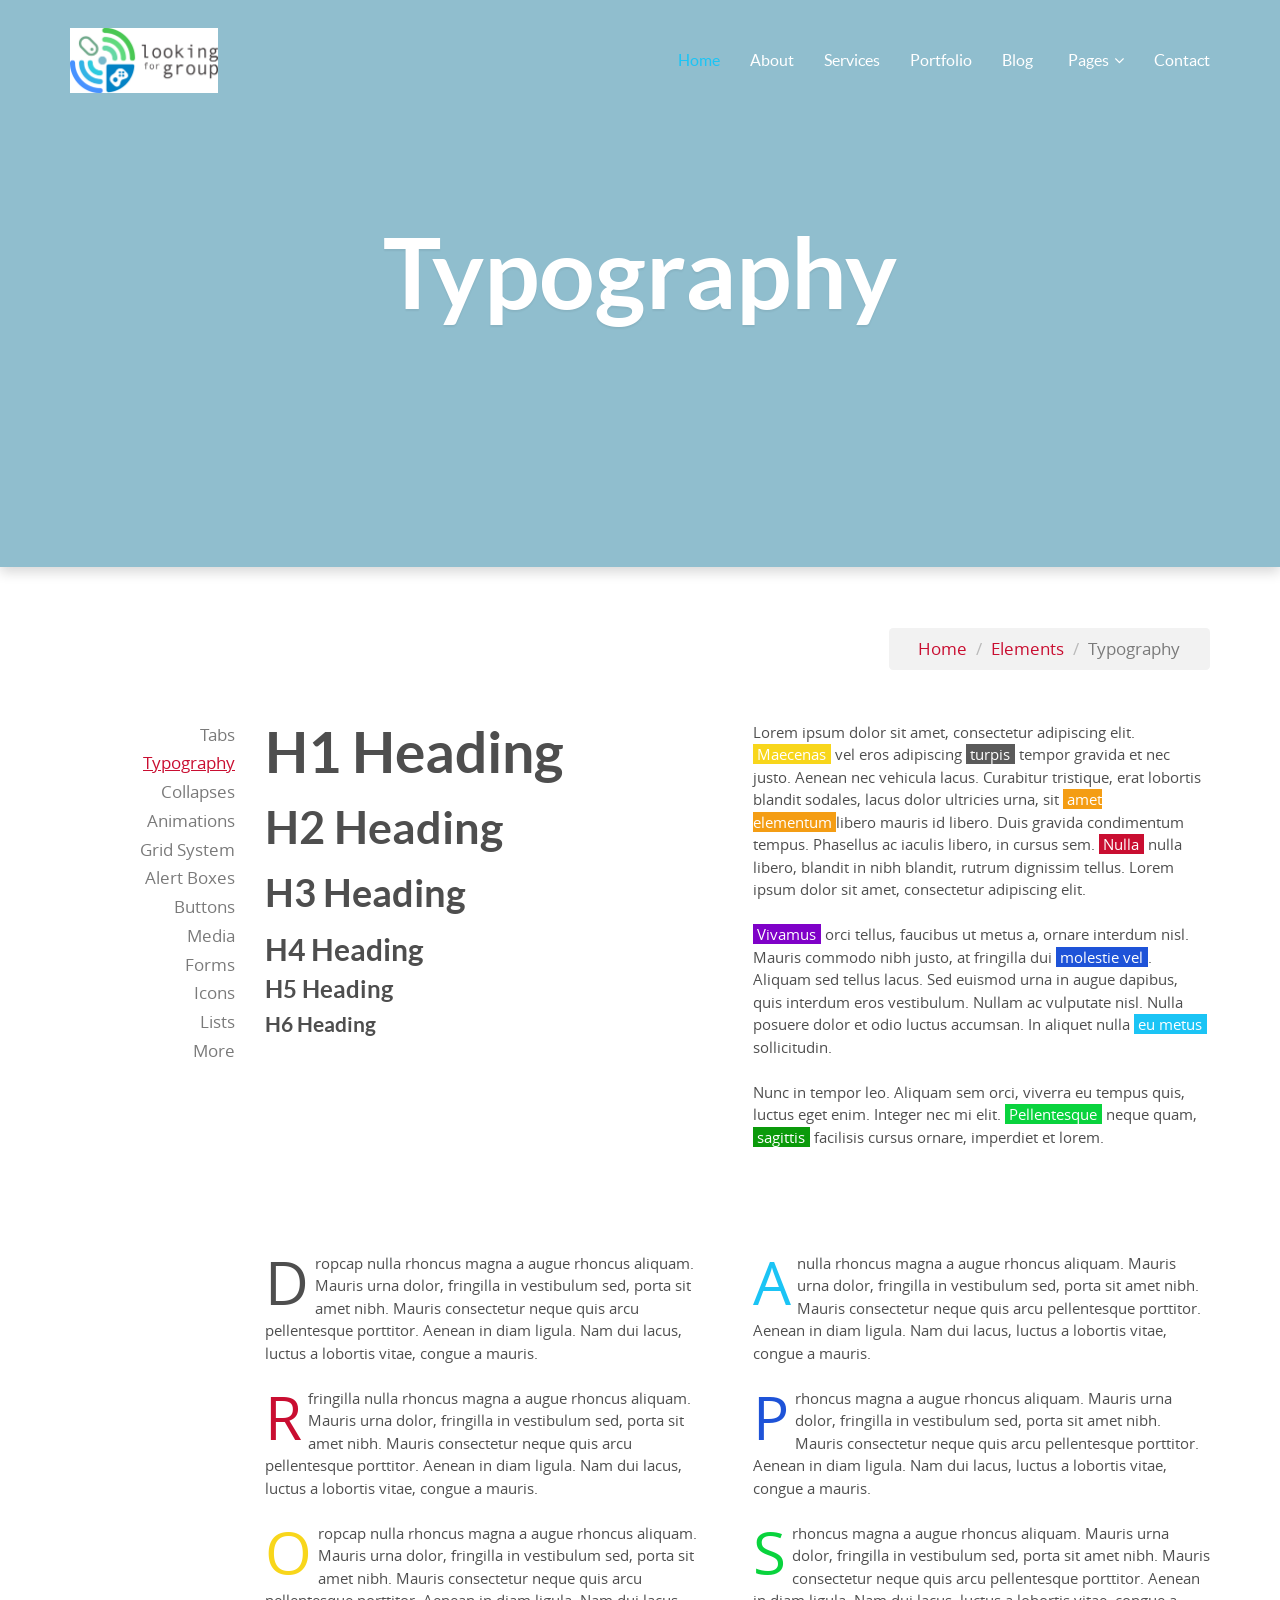
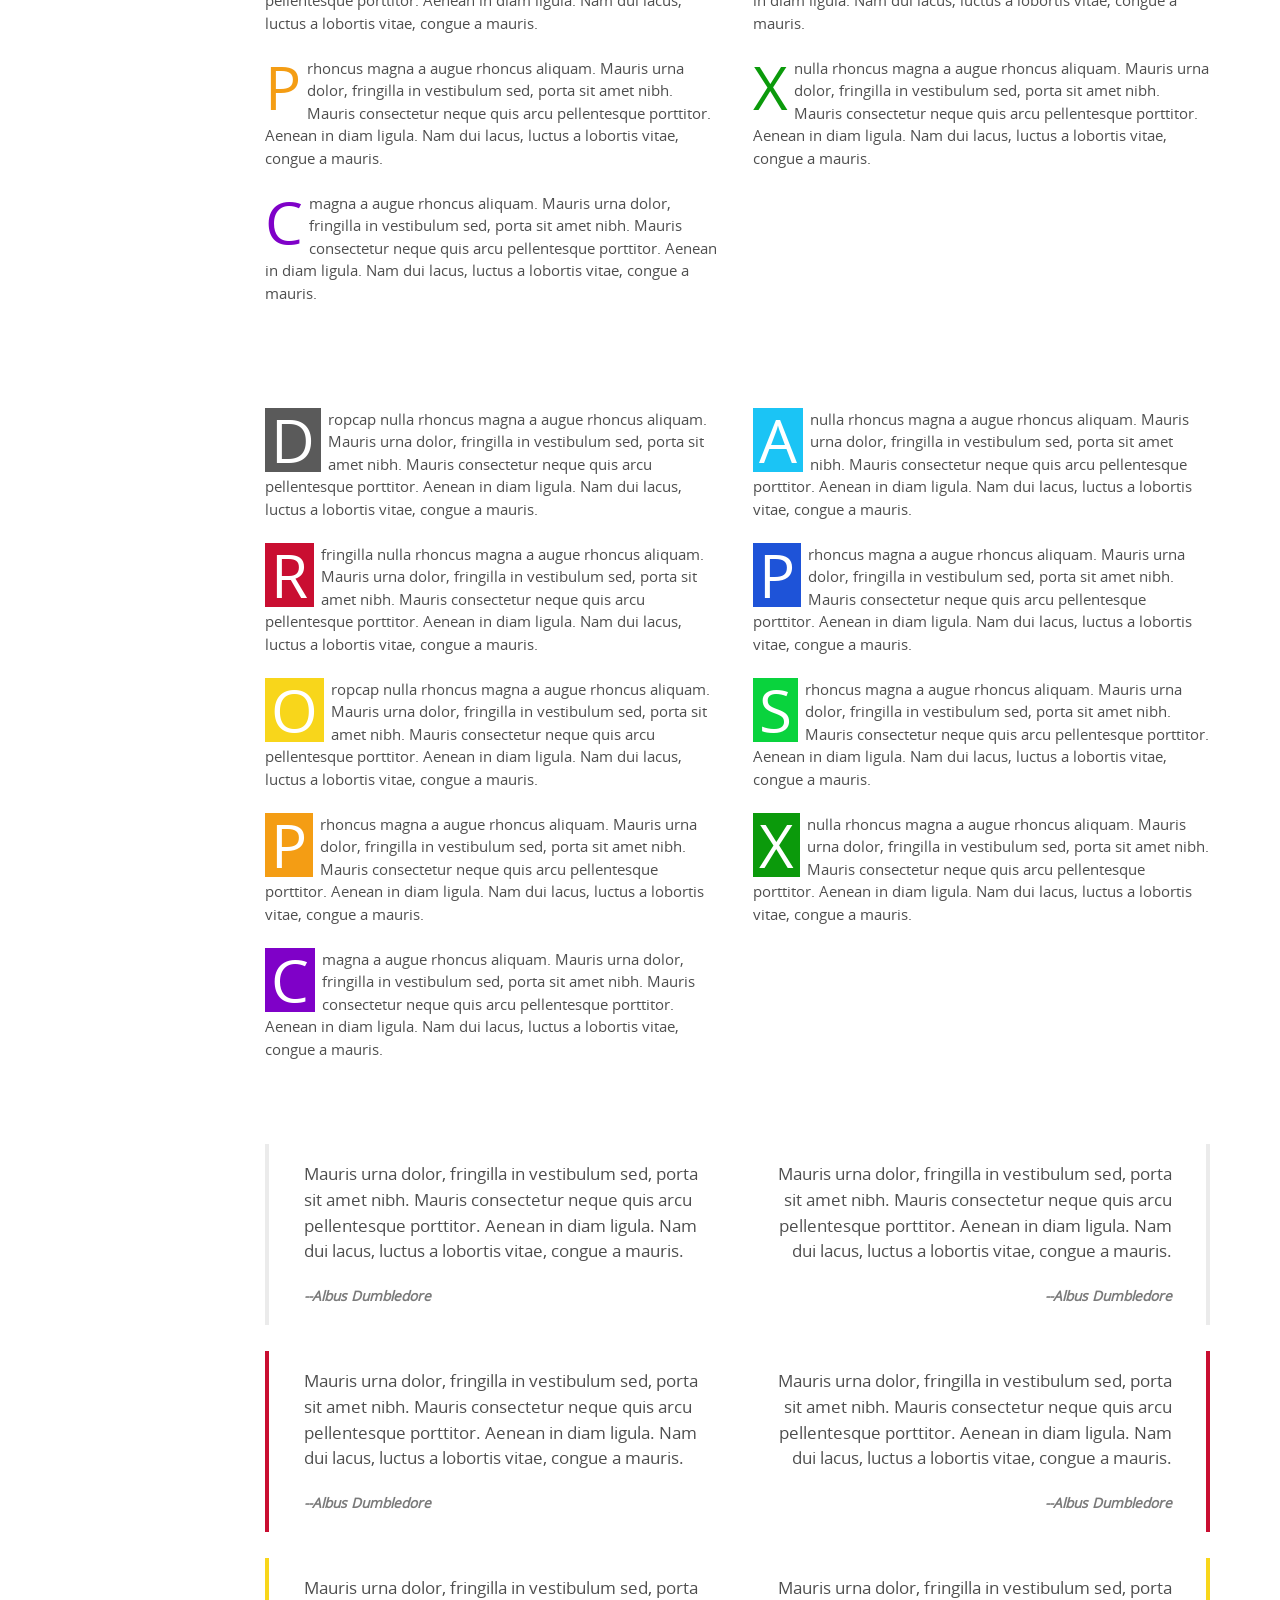
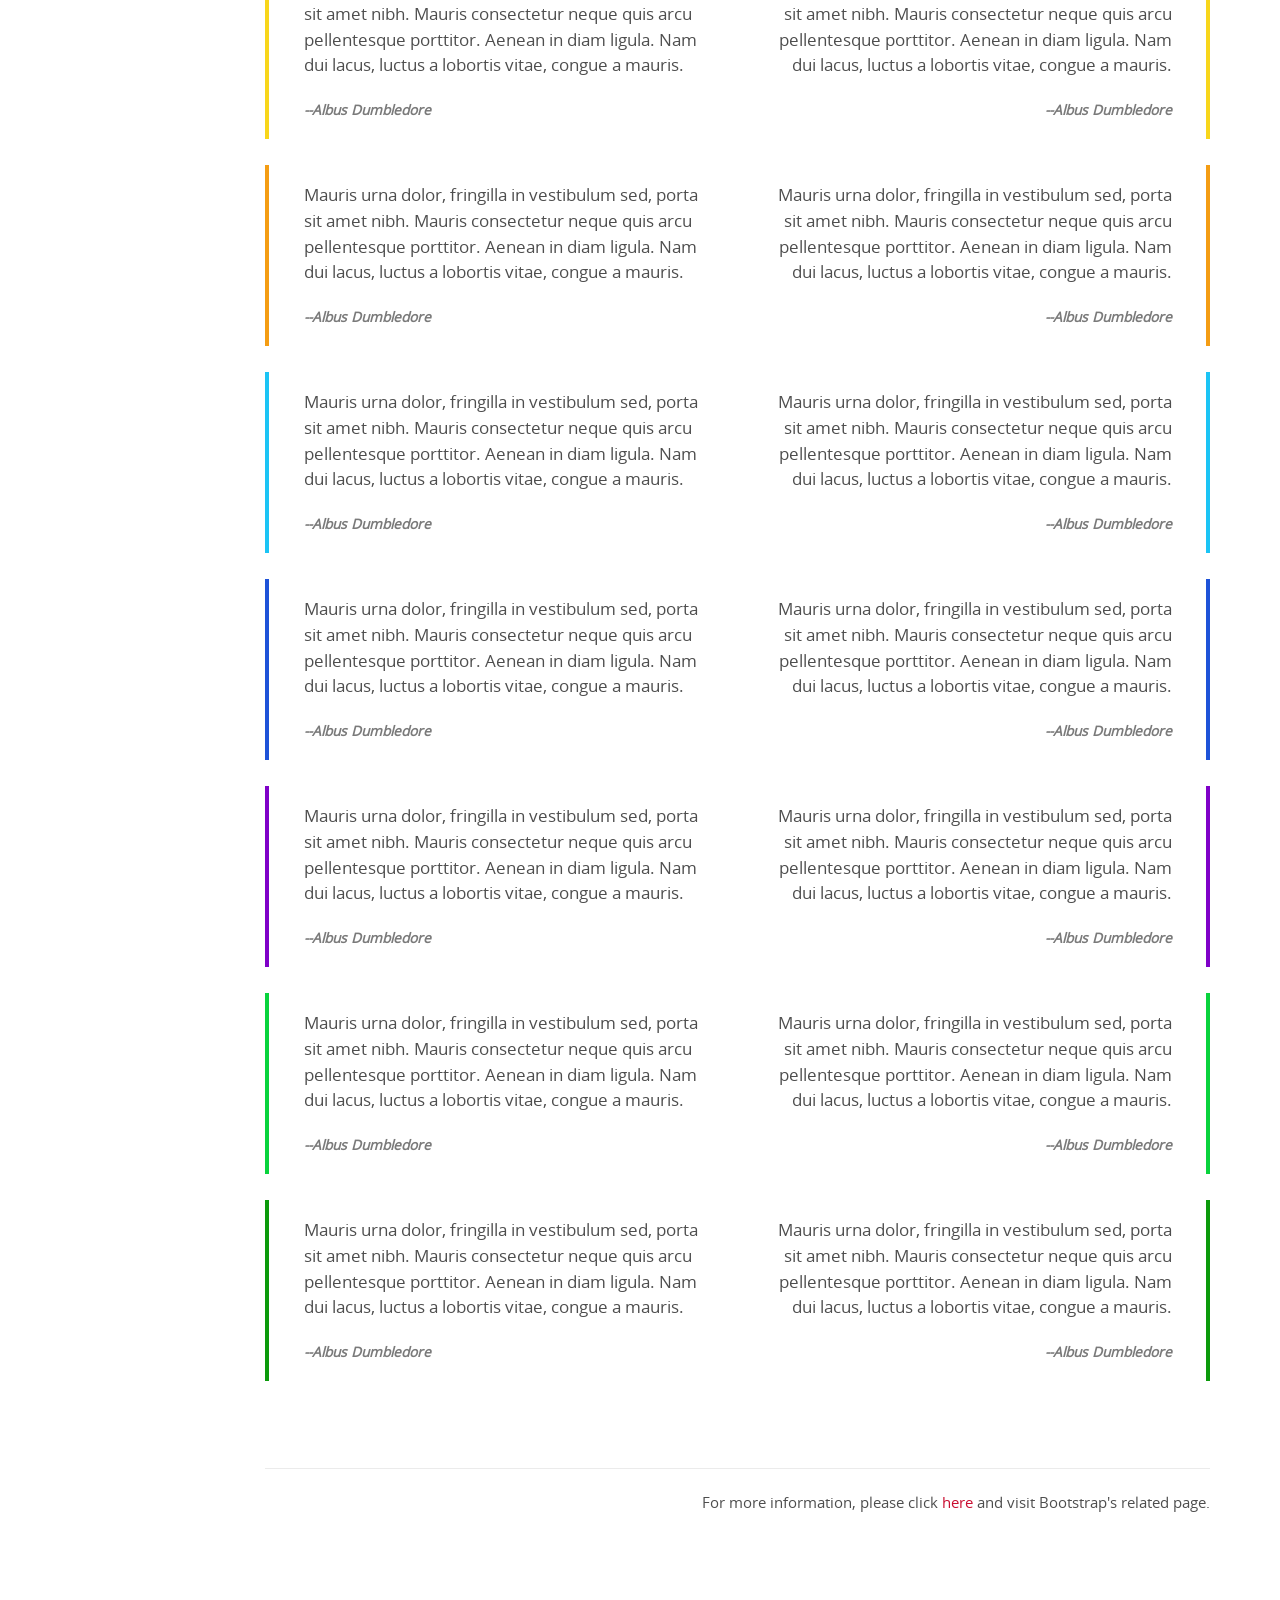
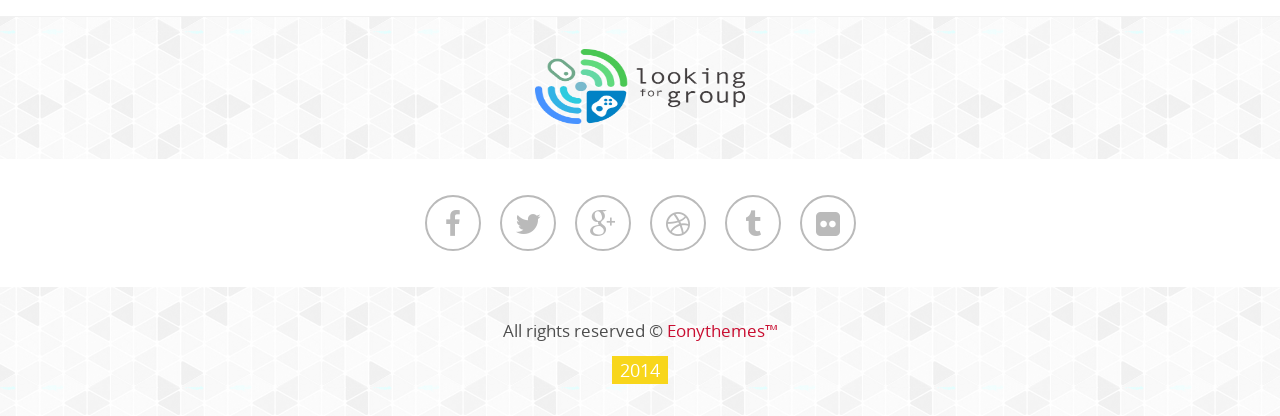
<file: elements/typography.html>
<!DOCTYPE html>
<!--[if IE 8]> <html class="ie8"> <![endif]-->
<!--[if IE 9]> <html class="ie9"> <![endif]-->
<!--[if !IE]><!--><html lang="en"> <!--<![endif]-->
    <head>
        <meta charset="utf-8">
        <title>Geass - Creative Onepage Html5 Template</title>
        <meta name="description" content="Geass is premium and creative multipurpose onepage template">
        <meta name="author" content="Eon">

        <!--[if IE]> <meta http-equiv="X-UA-Compatible" content="IE=edge"> <![endif]-->
        <meta name="viewport" content="width=device-width, initial-scale=1.0">

        <link rel="stylesheet" href="../css/fonts.css">
        <link rel="stylesheet" href="../css/bootstrap.min.css">
        <link rel="stylesheet" href="../css/font-awesome.min.css">
        <link rel="stylesheet" href="../css/animate.css">
        <link rel="stylesheet" href="../css/style.css">
        <link rel="stylesheet" href="../css/responsive.css">

        <!-- Favicon and Apple Icons -->
        <link rel="shortcut icon" href="../images/favicon.png">
        <link rel="apple-touch-icon" sizes="57x57" href="../images/faviconx57.png">
        <link rel="apple-touch-icon" sizes="72x72" href="../images/faviconx72.png">

        <!--- jQuery -->
        <script src="../js/jquery-1.11.1.min.js"></script>

        <!-- Queryloader -->
        <script src="../js/queryloader2.min.js"></script>

        <!-- Modernizr -->
        <script src="../js/modernizr.js"></script>
	    
    </head>
    <body>
        <div class="geass-loader-overlay left"></div><!-- End .geass-loader-overlay left -->
        <div class="geass-loader-overlay right"></div><!-- End .geass-loader-overlay right -->
        <!-- Header / Menu Section -->
        <header id="header" class="transparent">
            <nav class="navbar navbar-default navbar-transparent" role="navigation">
                <div class="container">
                    <!-- Brand and toggle get grouped for better mobile display -->
                    <div class="navbar-header">
                        <button type="button" class="navbar-toggle" data-toggle="collapse" data-target="#main-menu">
                            <span class="sr-only">Toggle navigation</span>
                            <span class="icon-bar"></span>
                            <span class="icon-bar"></span>
                            <span class="icon-bar"></span>
                        </button>
                        <a class="navbar-brand navbar-brand-img" href="../index.html"><img src="../images/logo-white.png" class="img-responsive logo-white" alt="logo"><img src="../images/logo.png" class="img-responsive logo-fixed" alt="logo"></a>
                    </div>

                    <!-- Collect the nav links, forms, and other content for toggling -->
                    <div class="collapse navbar-collapse navbar-right" id="main-menu">
                        <ul class="nav navbar-nav">
                            <li class="active"><a href="../index.html#home">Home</a></li>
                            <li><a href="../index.html#aboutus">About</a></li>
                            <li><a href="../index.html#services">Services</a></li>
                            <li><a href="../index.html#portfolio">Portfolio</a></li>
                            <li><a href="../index.html#blog">Blog</a></li>
                            <li class="dropdown">
                                <a href="#pages" class="dropdown-toggle" data-toggle="dropdown"><span class="sm-separator">Pages</span><i class="fa fa-angle-down"></i></a>
                                <ul class="dropdown-menu">
                                    <li><a href="../../../blog.html">Blog Page</a></li>
                                    <li><a href="../../blog-timeline.html">Blog Timeline</a></li>
                                    <li><a href="../single.html">Blog Post Page</a></li>
                                    <li><a href="../single-portfolio.html">Portfolio Post</a></li>
                                    <li><a href="../elements.html">Elements Page</a></li>
                                    <li><a href="../pricing.html">Pricing Tables</a></li>
                                    <li><a href="../404.html">404 Page</a></li>
                                </ul>
                            </li>
                            <li><a href="index.html#contactus">Contact</a></li>
                        </ul>
                    </div><!-- /.navbar-collapse -->
                </div><!-- /.container-fluid -->
            </nav>
        </header>
        <div class="page-header background1 parallax" data-stellar-background-ratio="0.4">
            <div class="container">
                <div class="row">
                    <div class="col-md-12 page-header-wrapper">
                        <h1 class="page-title">Typography</h1>
                    </div><!-- End .col-md-12 -->
                </div><!-- End .row -->
            </div><!-- End .container -->
        </div>

        <div class="md-margin2x"></div><!-- space -->

        <section id="content">
            <div class="container">
                <div class="row">
                    <div class="col-md-12">
                        <div class="breadcrumb-container clearfix">
                            <ol class="breadcrumb pull-right">
                                <li><a href="index.html" title="Go to Homepage">Home</a></li>
                                <li><a href="#" title="Elements">Elements</a></li>
                                <li class="active">Typography</li>
                            </ol>
                        </div><!-- End .breadcrumb-container -->

                        <div class="xlg-margin"></div><!-- space -->
                    
                        <div class="row">
                            <div class="col-md-2 col-sm-3 col-xs-12 sidebar-menu-container">
                                <ul class="sidebar-menu">
                                    <li><a href="tabs.html">Tabs</a></li>
                                    
                                    <li class="active"><a href="typography.html">Typography</a></li>
                                    <li><a href="collapses.html">collapses</a></li>
                                    <li><a href="animations.html">animations</a></li>
                                    <li><a href="grids.html">Grid System</a></li>
                                    <li><a href="alerts.html">Alert Boxes</a></li>
                                    <li><a href="buttons.html">Buttons</a></li>
                                    <li><a href="medias.html">Media</a></li>
                                    <li><a href="forms.html">Forms</a></li>
                                    <li><a href="icons.html">Icons</a></li>
                                    <li><a href="lists.html">Lists</a></li>
                                    <li><a href="more.html">More</a></li>
                                </ul>
                            </div><!-- End .col-md-2 -->

                            <div class="col-md-10 col-sm-9 col-xs-12">
                                <div class="row">
                                    <div class="col-md-6 col-sm-6 col-xs-12">
                                        <h1>H1 Heading</h1>
                                        <h2>H2 Heading</h2>
                                        <h3>H3 Heading</h3>
                                        <h4>H4 Heading</h4>
                                        <h5>H5 Heading</h5>
                                        <h6>H6 Heading</h6>
                                    </div><!-- End .col-md-6 -->

                                    <div class="col-md-6 col-sm-6 col-xs-12">
                                        <p>Lorem ipsum dolor sit amet, consectetur adipiscing elit. <span class="highlight yellow">Maecenas</span> vel eros adipiscing <span class="highlight">turpis</span> tempor gravida et nec justo. Aenean nec vehicula lacus. Curabitur tristique, erat lobortis blandit sodales, lacus dolor ultricies urna, sit <span class="highlight orange">amet elementum</span>libero mauris id libero. Duis gravida condimentum tempus. Phasellus ac iaculis libero, in cursus sem. <span class="highlight red">Nulla</span> nulla libero, blandit in nibh blandit, rutrum dignissim tellus. Lorem ipsum dolor sit amet, consectetur adipiscing elit.</p>
                                        <p><span class="highlight purple">Vivamus</span> orci tellus, faucibus ut metus a, ornare interdum nisl. Mauris commodo nibh justo, at fringilla dui <span class="highlight blue">molestie vel</span>. Aliquam sed tellus lacus. Sed euismod urna in augue dapibus, quis interdum eros vestibulum. Nullam ac vulputate nisl. Nulla posuere dolor et odio luctus accumsan. In aliquet nulla <span class="highlight lightblue">eu metus</span> sollicitudin.</p>
                                        <p>Nunc in tempor leo. Aliquam sem orci, viverra eu tempus quis, luctus eget enim. Integer nec mi elit. <span class="highlight lightgreen">Pellentesque</span> neque quam, <span class="highlight green">sagittis</span> facilisis cursus ornare, imperdiet et lorem.</p>
                                    </div><!-- End .col-md-6 -->
                                </div><!-- End .row -->

                                <div class="lg-margin2x"></div><!-- space -->

                                <div class="row">
                                    <div class="col-md-6 col-sm-6 col-xs-12">
                                        <p><span class="dropcap">D</span>ropcap nulla rhoncus magna a augue rhoncus aliquam. Mauris urna dolor, fringilla in vestibulum sed, porta sit amet nibh. Mauris consectetur neque quis arcu pellentesque porttitor. Aenean in diam ligula. Nam dui lacus, luctus a lobortis vitae, congue a mauris.</p>
                                        <p><span class="dropcap red">R</span>fringilla nulla rhoncus magna a augue rhoncus aliquam. Mauris urna dolor, fringilla in vestibulum sed, porta sit amet nibh. Mauris consectetur neque quis arcu pellentesque porttitor. Aenean in diam ligula. Nam dui lacus, luctus a lobortis vitae, congue a mauris.</p>
                                        <p><span class="dropcap yellow">O</span>ropcap nulla rhoncus magna a augue rhoncus aliquam. Mauris urna dolor, fringilla in vestibulum sed, porta sit amet nibh. Mauris consectetur neque quis arcu pellentesque porttitor. Aenean in diam ligula. Nam dui lacus, luctus a lobortis vitae, congue a mauris.</p>
                                        <p><span class="dropcap orange">P</span>rhoncus magna a augue rhoncus aliquam. Mauris urna dolor, fringilla in vestibulum sed, porta sit amet nibh. Mauris consectetur neque quis arcu pellentesque porttitor. Aenean in diam ligula. Nam dui lacus, luctus a lobortis vitae, congue a mauris.</p>
                                        <p><span class="dropcap purple">C</span>magna a augue rhoncus aliquam. Mauris urna dolor, fringilla in vestibulum sed, porta sit amet nibh. Mauris consectetur neque quis arcu pellentesque porttitor. Aenean in diam ligula. Nam dui lacus, luctus a lobortis vitae, congue a mauris.</p>
                                    </div><!-- End .col-md-6 -->

                                    <div class="col-md-6 col-sm-6 col-xs-12">

                                        <p><span class="dropcap lightblue">A</span>nulla rhoncus magna a augue rhoncus aliquam. Mauris urna dolor, fringilla in vestibulum sed, porta sit amet nibh. Mauris consectetur neque quis arcu pellentesque porttitor. Aenean in diam ligula. Nam dui lacus, luctus a lobortis vitae, congue a mauris.</p>
                                        <p><span class="dropcap blue">P</span>rhoncus magna a augue rhoncus aliquam. Mauris urna dolor, fringilla in vestibulum sed, porta sit amet nibh. Mauris consectetur neque quis arcu pellentesque porttitor. Aenean in diam ligula. Nam dui lacus, luctus a lobortis vitae, congue a mauris.</p>
                                        <p><span class="dropcap lightgreen">S</span>rhoncus magna a augue rhoncus aliquam. Mauris urna dolor, fringilla in vestibulum sed, porta sit amet nibh. Mauris consectetur neque quis arcu pellentesque porttitor. Aenean in diam ligula. Nam dui lacus, luctus a lobortis vitae, congue a mauris.</p>
                                        <p><span class="dropcap green">X</span>nulla rhoncus magna a augue rhoncus aliquam. Mauris urna dolor, fringilla in vestibulum sed, porta sit amet nibh. Mauris consectetur neque quis arcu pellentesque porttitor. Aenean in diam ligula. Nam dui lacus, luctus a lobortis vitae, congue a mauris.</p>
                                        
                                    </div><!-- End .col-md-6 -->
                                </div><!-- End .row -->

                                <div class="lg-margin2x"></div><!-- space -->

                                <div class="row">
                                    <div class="col-md-6 col-sm-6 col-xs-12">
                                        <p><span class="dropcap-bg">D</span>ropcap nulla rhoncus magna a augue rhoncus aliquam. Mauris urna dolor, fringilla in vestibulum sed, porta sit amet nibh. Mauris consectetur neque quis arcu pellentesque porttitor. Aenean in diam ligula. Nam dui lacus, luctus a lobortis vitae, congue a mauris.</p>
                                        <p><span class="dropcap-bg red">R</span>fringilla nulla rhoncus magna a augue rhoncus aliquam. Mauris urna dolor, fringilla in vestibulum sed, porta sit amet nibh. Mauris consectetur neque quis arcu pellentesque porttitor. Aenean in diam ligula. Nam dui lacus, luctus a lobortis vitae, congue a mauris.</p>
                                        <p><span class="dropcap-bg yellow">O</span>ropcap nulla rhoncus magna a augue rhoncus aliquam. Mauris urna dolor, fringilla in vestibulum sed, porta sit amet nibh. Mauris consectetur neque quis arcu pellentesque porttitor. Aenean in diam ligula. Nam dui lacus, luctus a lobortis vitae, congue a mauris.</p>
                                        <p><span class="dropcap-bg orange">P</span>rhoncus magna a augue rhoncus aliquam. Mauris urna dolor, fringilla in vestibulum sed, porta sit amet nibh. Mauris consectetur neque quis arcu pellentesque porttitor. Aenean in diam ligula. Nam dui lacus, luctus a lobortis vitae, congue a mauris.</p>
                                        <p><span class="dropcap-bg purple">C</span>magna a augue rhoncus aliquam. Mauris urna dolor, fringilla in vestibulum sed, porta sit amet nibh. Mauris consectetur neque quis arcu pellentesque porttitor. Aenean in diam ligula. Nam dui lacus, luctus a lobortis vitae, congue a mauris.</p>
                                    </div><!-- End .col-md-6 -->

                                    <div class="col-md-6 col-sm-6 col-xs-12">

                                        <p><span class="dropcap-bg lightblue">A</span>nulla rhoncus magna a augue rhoncus aliquam. Mauris urna dolor, fringilla in vestibulum sed, porta sit amet nibh. Mauris consectetur neque quis arcu pellentesque porttitor. Aenean in diam ligula. Nam dui lacus, luctus a lobortis vitae, congue a mauris.</p>
                                        <p><span class="dropcap-bg blue">P</span>rhoncus magna a augue rhoncus aliquam. Mauris urna dolor, fringilla in vestibulum sed, porta sit amet nibh. Mauris consectetur neque quis arcu pellentesque porttitor. Aenean in diam ligula. Nam dui lacus, luctus a lobortis vitae, congue a mauris.</p>
                                        <p><span class="dropcap-bg lightgreen">S</span>rhoncus magna a augue rhoncus aliquam. Mauris urna dolor, fringilla in vestibulum sed, porta sit amet nibh. Mauris consectetur neque quis arcu pellentesque porttitor. Aenean in diam ligula. Nam dui lacus, luctus a lobortis vitae, congue a mauris.</p>
                                        <p><span class="dropcap-bg green">X</span>nulla rhoncus magna a augue rhoncus aliquam. Mauris urna dolor, fringilla in vestibulum sed, porta sit amet nibh. Mauris consectetur neque quis arcu pellentesque porttitor. Aenean in diam ligula. Nam dui lacus, luctus a lobortis vitae, congue a mauris.</p>
                                        
                                    </div><!-- End .col-md-6 -->
                                </div><!-- End .row -->

                                <div class="md-margin2x"></div><!-- space -->

                                <div class="row">
                                    <div class="col-md-6 col-sm-6 col-xs-12">
                                        <blockquote>
                                            <p>Mauris urna dolor, fringilla in vestibulum sed, porta sit amet nibh. Mauris consectetur neque quis arcu pellentesque porttitor. Aenean in diam ligula. Nam dui lacus, luctus a lobortis vitae, congue a mauris.</p>
                                            <cite>--Albus Dumbledore</cite>
                                        </blockquote>
                                        <blockquote class="red">
                                            <p>Mauris urna dolor, fringilla in vestibulum sed, porta sit amet nibh. Mauris consectetur neque quis arcu pellentesque porttitor. Aenean in diam ligula. Nam dui lacus, luctus a lobortis vitae, congue a mauris.</p>
                                            <cite>--Albus Dumbledore</cite>
                                        </blockquote>
                                        <blockquote class="yellow">
                                            <p>Mauris urna dolor, fringilla in vestibulum sed, porta sit amet nibh. Mauris consectetur neque quis arcu pellentesque porttitor. Aenean in diam ligula. Nam dui lacus, luctus a lobortis vitae, congue a mauris.</p>
                                            <cite>--Albus Dumbledore</cite>
                                        </blockquote>
                                        <blockquote class="orange">
                                            <p>Mauris urna dolor, fringilla in vestibulum sed, porta sit amet nibh. Mauris consectetur neque quis arcu pellentesque porttitor. Aenean in diam ligula. Nam dui lacus, luctus a lobortis vitae, congue a mauris.</p>
                                            <cite>--Albus Dumbledore</cite>
                                        </blockquote>
                                        <blockquote class="lightblue">
                                            <p>Mauris urna dolor, fringilla in vestibulum sed, porta sit amet nibh. Mauris consectetur neque quis arcu pellentesque porttitor. Aenean in diam ligula. Nam dui lacus, luctus a lobortis vitae, congue a mauris.</p>
                                            <cite>--Albus Dumbledore</cite>
                                        </blockquote>
                                        <blockquote class="blue">
                                            <p>Mauris urna dolor, fringilla in vestibulum sed, porta sit amet nibh. Mauris consectetur neque quis arcu pellentesque porttitor. Aenean in diam ligula. Nam dui lacus, luctus a lobortis vitae, congue a mauris.</p>
                                            <cite>--Albus Dumbledore</cite>
                                        </blockquote>
                                        <blockquote class="purple">
                                            <p>Mauris urna dolor, fringilla in vestibulum sed, porta sit amet nibh. Mauris consectetur neque quis arcu pellentesque porttitor. Aenean in diam ligula. Nam dui lacus, luctus a lobortis vitae, congue a mauris.</p>
                                            <cite>--Albus Dumbledore</cite>
                                        </blockquote>
                                        <blockquote class="lightgreen">
                                            <p>Mauris urna dolor, fringilla in vestibulum sed, porta sit amet nibh. Mauris consectetur neque quis arcu pellentesque porttitor. Aenean in diam ligula. Nam dui lacus, luctus a lobortis vitae, congue a mauris.</p>
                                            <cite>--Albus Dumbledore</cite>
                                        </blockquote>
                                        <blockquote class="green">
                                            <p>Mauris urna dolor, fringilla in vestibulum sed, porta sit amet nibh. Mauris consectetur neque quis arcu pellentesque porttitor. Aenean in diam ligula. Nam dui lacus, luctus a lobortis vitae, congue a mauris.</p>
                                            <cite>--Albus Dumbledore</cite>
                                        </blockquote>
                                    </div><!-- End .col-md-6 -->

                                    <div class="col-md-6 col-sm-6 col-xs-12">
                                        <blockquote class="blockquote-reverse">
                                            <p>Mauris urna dolor, fringilla in vestibulum sed, porta sit amet nibh. Mauris consectetur neque quis arcu pellentesque porttitor. Aenean in diam ligula. Nam dui lacus, luctus a lobortis vitae, congue a mauris.</p>
                                            <cite>--Albus Dumbledore</cite>
                                        </blockquote>
                                        <blockquote class="blockquote-reverse red">
                                            <p>Mauris urna dolor, fringilla in vestibulum sed, porta sit amet nibh. Mauris consectetur neque quis arcu pellentesque porttitor. Aenean in diam ligula. Nam dui lacus, luctus a lobortis vitae, congue a mauris.</p>
                                            <cite>--Albus Dumbledore</cite>
                                        </blockquote>
                                        <blockquote class="blockquote-reverse yellow">
                                            <p>Mauris urna dolor, fringilla in vestibulum sed, porta sit amet nibh. Mauris consectetur neque quis arcu pellentesque porttitor. Aenean in diam ligula. Nam dui lacus, luctus a lobortis vitae, congue a mauris.</p>
                                            <cite>--Albus Dumbledore</cite>
                                        </blockquote>
                                        <blockquote class="blockquote-reverse orange">
                                            <p>Mauris urna dolor, fringilla in vestibulum sed, porta sit amet nibh. Mauris consectetur neque quis arcu pellentesque porttitor. Aenean in diam ligula. Nam dui lacus, luctus a lobortis vitae, congue a mauris.</p>
                                            <cite>--Albus Dumbledore</cite>
                                        </blockquote>
                                        <blockquote class="blockquote-reverse lightblue">
                                            <p>Mauris urna dolor, fringilla in vestibulum sed, porta sit amet nibh. Mauris consectetur neque quis arcu pellentesque porttitor. Aenean in diam ligula. Nam dui lacus, luctus a lobortis vitae, congue a mauris.</p>
                                            <cite>--Albus Dumbledore</cite>
                                        </blockquote>
                                        <blockquote class="blockquote-reverse blue">
                                            <p>Mauris urna dolor, fringilla in vestibulum sed, porta sit amet nibh. Mauris consectetur neque quis arcu pellentesque porttitor. Aenean in diam ligula. Nam dui lacus, luctus a lobortis vitae, congue a mauris.</p>
                                            <cite>--Albus Dumbledore</cite>
                                        </blockquote>
                                        <blockquote class="blockquote-reverse purple">
                                            <p>Mauris urna dolor, fringilla in vestibulum sed, porta sit amet nibh. Mauris consectetur neque quis arcu pellentesque porttitor. Aenean in diam ligula. Nam dui lacus, luctus a lobortis vitae, congue a mauris.</p>
                                            <cite>--Albus Dumbledore</cite>
                                        </blockquote>
                                        <blockquote class="blockquote-reverse lightgreen">
                                            <p>Mauris urna dolor, fringilla in vestibulum sed, porta sit amet nibh. Mauris consectetur neque quis arcu pellentesque porttitor. Aenean in diam ligula. Nam dui lacus, luctus a lobortis vitae, congue a mauris.</p>
                                            <cite>--Albus Dumbledore</cite>
                                        </blockquote>
                                        <blockquote class="blockquote-reverse green">
                                            <p>Mauris urna dolor, fringilla in vestibulum sed, porta sit amet nibh. Mauris consectetur neque quis arcu pellentesque porttitor. Aenean in diam ligula. Nam dui lacus, luctus a lobortis vitae, congue a mauris.</p>
                                            <cite>--Albus Dumbledore</cite>
                                        </blockquote>
                                    </div><!-- End .col-md-6 -->
                                </div><!-- End .row -->

                                <div class="md-margin2x"></div><!-- space -->
                                <hr>
                                <p class="text-right">For more information, please click <a href="//getbootstrap.com/css/#type" target="_blank" title="Bootstrap Typography">here</a> and visit Bootstrap's related page.</p>
                            </div><!-- End .col-md-10 -->
                        </div><!-- End .row -->

                    </div><!-- End .col-md-12 -->
                </div><!-- End .row -->

            </div><!-- End .container -->
        </section><!-- End #content -->

        <footer id="footer" class="pattern15">
            <div class="container">
                <div class="row">
                    <div class="col-md-12">
                        <a href="../index.html" class="footer-logo" title="Geass - Creative Onepage Template"><img src="../images/logo.png" width="210" height="75" alt="Geass Logo"></a>
                    </div><!-- End .col-md-12 -->
                </div><!-- End .row -->
            </div><!-- End .container -->

            <div class="footer-social-icons">
                <div class="container">
                    <div class="row">
                        <div class="col-md-12">
                            <ul class="social-icons-container">
                                <li><a href="#" class="facebook add-tooltip" data-placement="top" data-toggle="tooltip" title="Follow us on Facebook"><i class="fa fa-facebook"></i></a></li>
                                <li><a href="#" class="twitter add-tooltip" data-placement="top" data-toggle="tooltip" title="Follow us on Twitter"><i class="fa fa-twitter"></i></a></li>
                                <li><a href="#" class="googleplus add-tooltip" data-placement="top" data-toggle="tooltip" title="Follow us on Google +"><i class="fa fa-google-plus"></i></a></li>
                                <li><a href="#" class="dribbble add-tooltip" data-placement="top" data-toggle="tooltip" title="Find us at Dribbble"><i class="fa fa-dribbble"></i></a></li>
                                <li><a href="#" class="tumblr add-tooltip" data-placement="top" data-toggle="tooltip" title="Find us at Tumblr"><i class="fa fa-tumblr"></i></a></li>
                                <li><a href="#" class="flickr add-tooltip" data-placement="top" data-toggle="tooltip" title="Find us at Flickr"><i class="fa fa-flickr"></i></a></li>

                            </ul>
                        </div><!-- End .col-md-12 -->
                    </div><!-- End .row -->
                </div><!-- End .container -->
            </div><!-- End .footer-social-icons -->

            <div class="container">
                <div class="row">
                    <div class="col-md-12">
                        <p>All rights reserved &copy; <a href="//wrapbootstrap.com/user/eony" title="Eonythemes">Eonythemes&trade;</a></p>
                        <span class="footer-date highlight yellow">2014</span>
                    </div><!-- End .col-md-12 -->
                </div><!-- End .row -->
            </div><!-- End .container -->
        </footer>

        <!-- scroltop -->
        <a href="#home" id="scroll-top" class="add-tooltip" data-placement="top" title="Go to top"><i class="fa fa-angle-double-up"></i></a>
        
        <!-- Plugins -->
        <script src="../js/bootstrap.min.js"></script>
        <script src="../js/plugins.js"></script>
        <script src="../js/main.js"></script>

    </body>
</html>
</file>
<file: css/fonts.css>
@font-face {
    font-family: 'latoblack';
    src: url('../fonts/lato-bla-webfont.eot');
    src: url('../fonts/lato-bla-webfont.eot?#iefix') format('embedded-opentype'),
         url('../fonts/lato-bla-webfont.woff') format('woff'),
         url('../fonts/lato-bla-webfont.ttf') format('truetype'),
         url('../fonts/lato-bla-webfont.svg#latoblack') format('svg');
    font-weight: normal;
    font-style: normal;

}

@font-face {
    font-family: 'latoblack_italic';
    src: url('../fonts/lato-blaita-webfont.eot');
    src: url('../fonts/lato-blaita-webfont.eot?#iefix') format('embedded-opentype'),
         url('../fonts/lato-blaita-webfont.woff') format('woff'),
         url('../fonts/lato-blaita-webfont.ttf') format('truetype'),
         url('../fonts/lato-blaita-webfont.svg#latoblack_italic') format('svg');
    font-weight: normal;
    font-style: normal;

}

@font-face {
    font-family: 'latobold';
    src: url('../fonts/lato-bol-webfont.eot');
    src: url('../fonts/lato-bol-webfont.eot?#iefix') format('embedded-opentype'),
         url('../fonts/lato-bol-webfont.woff') format('woff'),
         url('../fonts/lato-bol-webfont.ttf') format('truetype'),
         url('../fonts/lato-bol-webfont.svg#latobold') format('svg');
    font-weight: normal;
    font-style: normal;

}

@font-face {
    font-family: 'latobold_italic';
    src: url('../fonts/lato-bolita-webfont.eot');
    src: url('../fonts/lato-bolita-webfont.eot?#iefix') format('embedded-opentype'),
         url('../fonts/lato-bolita-webfont.woff') format('woff'),
         url('../fonts/lato-bolita-webfont.ttf') format('truetype'),
         url('../fonts/lato-bolita-webfont.svg#latobold_italic') format('svg');
    font-weight: normal;
    font-style: normal;

}

@font-face {
    font-family: 'latohairline';
    src: url('../fonts/lato-hai-webfont.eot');
    src: url('../fonts/lato-hai-webfont.eot?#iefix') format('embedded-opentype'),
         url('../fonts/lato-hai-webfont.woff') format('woff'),
         url('../fonts/lato-hai-webfont.ttf') format('truetype'),
         url('../fonts/lato-hai-webfont.svg#latohairline') format('svg');
    font-weight: normal;
    font-style: normal;

}

@font-face {
    font-family: 'latohairline_italic';
    src: url('../fonts/lato-haiita-webfont.eot');
    src: url('../fonts/lato-haiita-webfont.eot?#iefix') format('embedded-opentype'),
         url('../fonts/lato-haiita-webfont.woff') format('woff'),
         url('../fonts/lato-haiita-webfont.ttf') format('truetype'),
         url('../fonts/lato-haiita-webfont.svg#latohairline_italic') format('svg');
    font-weight: normal;
    font-style: normal;

}

@font-face {
    font-family: 'latolight';
    src: url('../fonts/lato-lig-webfont.eot');
    src: url('../fonts/lato-lig-webfont.eot?#iefix') format('embedded-opentype'),
         url('../fonts/lato-lig-webfont.woff') format('woff'),
         url('../fonts/lato-lig-webfont.ttf') format('truetype'),
         url('../fonts/lato-lig-webfont.svg#latolight') format('svg');
    font-weight: normal;
    font-style: normal;

}

@font-face {
    font-family: 'latolight_italic';
    src: url('../fonts/lato-ligita-webfont.eot');
    src: url('../fonts/lato-ligita-webfont.eot?#iefix') format('embedded-opentype'),
         url('../fonts/lato-ligita-webfont.woff') format('woff'),
         url('../fonts/lato-ligita-webfont.ttf') format('truetype'),
         url('../fonts/lato-ligita-webfont.svg#latolight_italic') format('svg');
    font-weight: normal;
    font-style: normal;

}

@font-face {
    font-family: 'latoregular';
    src: url('../fonts/lato-reg-webfont.eot');
    src: url('../fonts/lato-reg-webfont.eot?#iefix') format('embedded-opentype'),
         url('../fonts/lato-reg-webfont.woff') format('woff'),
         url('../fonts/lato-reg-webfont.ttf') format('truetype'),
         url('../fonts/lato-reg-webfont.svg#latoregular') format('svg');
    font-weight: normal;
    font-style: normal;

}

@font-face {
    font-family: 'latoitalic';
    src: url('../fonts/lato-regita-webfont.eot');
    src: url('../fonts/lato-regita-webfont.eot?#iefix') format('embedded-opentype'),
         url('../fonts/lato-regita-webfont.woff') format('woff'),
         url('../fonts/lato-regita-webfont.ttf') format('truetype'),
         url('../fonts/lato-regita-webfont.svg#latoitalic') format('svg');
    font-weight: normal;
    font-style: normal;

}

@font-face {
    font-family: 'latoregular';
    src: url('../fonts/lato-reg-webfont.eot');
    src: url('../fonts/lato-reg-webfont.eot?#iefix') format('embedded-opentype'),
         url('../fonts/lato-reg-webfont.woff') format('woff'),
         url('../fonts/lato-reg-webfont.ttf') format('truetype'),
         url('../fonts/lato-reg-webfont.svg#latoregular') format('svg');
    font-weight: normal;
    font-style: normal;

}

@font-face {
    font-family: 'latoitalic';
    src: url('../fonts/lato-regita-webfont.eot');
    src: url('../fonts/lato-regita-webfont.eot?#iefix') format('embedded-opentype'),
         url('../fonts/lato-regita-webfont.woff') format('woff'),
         url('../fonts/lato-regita-webfont.ttf') format('truetype'),
         url('../fonts/lato-regita-webfont.svg#latoitalic') format('svg');
    font-weight: normal;
    font-style: normal;

}

@font-face {
    font-family: 'open_sansbold';
    src: url('../fonts/opensans-bold-webfont.eot');
    src: url('../fonts/opensans-bold-webfont.eot?#iefix') format('embedded-opentype'),
         url('../fonts/opensans-bold-webfont.woff') format('woff'),
         url('../fonts/opensans-bold-webfont.ttf') format('truetype'),
         url('../fonts/opensans-bold-webfont.svg#open_sansbold') format('svg');
    font-weight: normal;
    font-style: normal;

}


@font-face {
    font-family: 'open_sansextrabold_italic';
    src: url('../fonts/opensans-extrabolditalic-webfont.eot');
    src: url('../fonts/opensans-extrabolditalic-webfont.eot?#iefix') format('embedded-opentype'),
         url('../fonts/opensans-extrabolditalic-webfont.woff') format('woff'),
         url('../fonts/opensans-extrabolditalic-webfont.ttf') format('truetype'),
         url('../fonts/opensans-extrabolditalic-webfont.svg#open_sansextrabold_italic') format('svg');
    font-weight: normal;
    font-style: normal;

}

@font-face {
    font-family: 'open_sansbold_italic';
    src: url('../fonts/opensans-bolditalic-webfont.eot');
    src: url('../fonts/opensans-bolditalic-webfont.eot?#iefix') format('embedded-opentype'),
         url('../fonts/opensans-bolditalic-webfont.woff') format('woff'),
         url('../fonts/opensans-bolditalic-webfont.ttf') format('truetype'),
         url('../fonts/opensans-bolditalic-webfont.svg#open_sansbold_italic') format('svg');
    font-weight: normal;
    font-style: normal;

}

@font-face {
    font-family: 'open_sansextrabold';
    src: url('../fonts/opensans-extrabold-webfont.eot');
    src: url('../fonts/opensans-extrabold-webfont.eot?#iefix') format('embedded-opentype'),
         url('../fonts/opensans-extrabold-webfont.woff') format('woff'),
         url('../fonts/opensans-extrabold-webfont.ttf') format('truetype'),
         url('../fonts/opensans-extrabold-webfont.svg#open_sansextrabold') format('svg');
    font-weight: normal;
    font-style: normal;

}


@font-face {
    font-family: 'open_sanslight_italic';
    src: url('../fonts/opensans-lightitalic-webfont.eot');
    src: url('../fonts/opensans-lightitalic-webfont.eot?#iefix') format('embedded-opentype'),
         url('../fonts/opensans-lightitalic-webfont.woff') format('woff'),
         url('../fonts/opensans-lightitalic-webfont.ttf') format('truetype'),
         url('../fonts/opensans-lightitalic-webfont.svg#open_sanslight_italic') format('svg');
    font-weight: normal;
    font-style: normal;

}

@font-face {
    font-family: 'open_sanslight';
    src: url('../fonts/opensans-light-webfont.eot');
    src: url('../fonts/opensans-light-webfont.eot?#iefix') format('embedded-opentype'),
         url('../fonts/opensans-light-webfont.woff') format('woff'),
         url('../fonts/opensans-light-webfont.ttf') format('truetype'),
         url('../fonts/opensans-light-webfont.svg#open_sanslight') format('svg');
    font-weight: normal;
    font-style: normal;

}

@font-face {
    font-family: 'open_sanssemibold';
    src: url('../fonts/opensans-semibold-webfont.eot');
    src: url('../fonts/opensans-semibold-webfont.eot?#iefix') format('embedded-opentype'),
         url('../fonts/opensans-semibold-webfont.woff') format('woff'),
         url('../fonts/opensans-semibold-webfont.ttf') format('truetype'),
         url('../fonts/opensans-semibold-webfont.svg#open_sanssemibold') format('svg');
    font-weight: normal;
    font-style: normal;

}

@font-face {
    font-family: 'open_sansregular';
    src: url('../fonts/opensans-regular-webfont.eot');
    src: url('../fonts/opensans-regular-webfont.eot?#iefix') format('embedded-opentype'),
         url('../fonts/opensans-regular-webfont.woff') format('woff'),
         url('../fonts/opensans-regular-webfont.ttf') format('truetype'),
         url('../fonts/opensans-regular-webfont.svg#open_sansregular') format('svg');
    font-weight: normal;
    font-style: normal;

}

@font-face {
    font-family: 'open_sansitalic';
    src: url('../fonts/opensans-italic-webfont.eot');
    src: url('../fonts/opensans-italic-webfont.eot?#iefix') format('embedded-opentype'),
         url('../fonts/opensans-italic-webfont.woff') format('woff'),
         url('../fonts/opensans-italic-webfont.ttf') format('truetype'),
         url('../fonts/opensans-italic-webfont.svg#open_sansitalic') format('svg');
    font-weight: normal;
    font-style: normal;

}

@font-face {
    font-family: 'open_sanssemibold_italic';
    src: url('../fonts/opensans-semibolditalic-webfont.eot');
    src: url('../fonts/opensans-semibolditalic-webfont.eot?#iefix') format('embedded-opentype'),
         url('../fonts/opensans-semibolditalic-webfont.woff') format('woff'),
         url('../fonts/opensans-semibolditalic-webfont.ttf') format('truetype'),
         url('../fonts/opensans-semibolditalic-webfont.svg#open_sanssemibold_italic') format('svg');
    font-weight: normal;
    font-style: normal;

}


@font-face {
    font-family: 'dancing_scriptbold';
    src: url('../fonts/dancingscript-bold-webfont.eot');
    src: url('../fonts/dancingscript-bold-webfont.eot?#iefix') format('embedded-opentype'),
         url('../fonts/dancingscript-bold-webfont.woff2') format('woff2'),
         url('../fonts/dancingscript-bold-webfont.woff') format('woff'),
         url('../fonts/dancingscript-bold-webfont.ttf') format('truetype'),
         url('../fonts/dancingscript-bold-webfont.svg#dancing_scriptbold') format('svg');
    font-weight: normal;
    font-style: normal;

}


@font-face {
    font-family: 'dancing_scriptregular';
    src: url('../fonts/dancingscript-regular-webfont.eot');
    src: url('../fonts/dancingscript-regular-webfont.eot?#iefix') format('embedded-opentype'),
         url('../fonts/dancingscript-regular-webfont.woff2') format('woff2'),
         url('../fonts/dancingscript-regular-webfont.woff') format('woff'),
         url('../fonts/dancingscript-regular-webfont.ttf') format('truetype'),
         url('../fonts/dancingscript-regular-webfont.svg#dancing_scriptregular') format('svg');
    font-weight: normal;
    font-style: normal;

}
</file>
<file: css/responsive.css>
/* =============================================
----------------- Responsive  ------------------
==============================================*/

/* Large desktop */
@media (min-width: 1200px) {
	
	#wrapper.boxed {
		width: 1170px;
		margin: 50px auto;
	}

	#wrapper.boxed-long {
		width: 1170px;
	}

	.home-top-text {
	  font-size:58px;
	}

	.home-flex-slider {
	  font-size:78px;
	}
	
}


/* Portrait tablet to landscape and desktop */
@media (min-width: 768px) and (max-width: 979px) {
	
	#wrapper.boxed,
	#wrapper.boxed-long {
		width:100%;
		margin:0;
		box-shadow:none;
		-webkit-box-shadow:none;
	}

	#header.transparent,
	.boxed .navbar-fixed-top, 
	.boxed .navbar-fixed-bottom,
	.boxed-long .navbar-fixed-top, 
	.boxed-long .navbar-fixed-bottom {
		width:100%;
	}

	.home-top-text {
	  font-size:44px;
	}

	.home-flex-slider {
	  font-size:58px;
	}

	.welcome-text {
	  font-size:2.6em;
	  margin:5px 0 80px;
	}

	.service.box,
	.pricing-table {
		margin-bottom:40px;
	}

	.scrollto-btn{
	  bottom:30px;
	  width:40px;
	  height:40px;
	  margin-left:-20px;
	  font-size:20px;
	  line-height:36px;
	}

	.pricing-table-container {
		max-width:380px;
		margin-right:auto;
		margin-left:auto;
	}

	.pricing-table.active {
		margin-top:0;
	}

	#blog-container .carousel-control {
	  width:36px;
	  height:36px;
	  margin-top:-18px;
	  font-size:22px;
	  line-height: 32px;
	}

	#videobg-container .parallax-content {
	  padding:150px 0;
	}

}
 
/* Landscape phone to portrait tablet */
@media (max-width: 767px) {

	#header.transparent {
		padding-top: 0;
	}

	.navbar {
		padding:5px 0;
	}

	.navbar-default.navbar-transparent {
		background-color: rgba(255, 255, 255, 0.2);
	}
 	
 	#wrapper.boxed,
	#wrapper.boxed-long {
		width:100%;
		margin:0;
		box-shadow:none;
		-webkit-box-shadow:none;
	}

	h1,
	.h1 {
	  font-size: 2.8em;
	}

	h2,
	.h2 {
	  font-size: 2.2em;
	}

	h3,
	.h3 {
	  font-size: 2em;
	}

	h4,
	.h4 {
	  font-size: 1.6em;
	}

	h5,
	.h5 {
	  font-size: 1.5em;
	}

	h6,
	.h6 {
	  font-size: 1.3em;
	}

	.section,
	.section-content {
		padding:75px 0 0;
	}

	#services.section,
	#blog.section,
	#contactus.section,
	#portfolio.section-bg,
	#portfolio.padding-bottom,
	#pricing.section {
		padding-bottom:80px;
	}

	.section > header,
	.section-bg header {
		margin-bottom:45px;
	}

	.section-desc,
	.parallax-desc {
		width:90%;
		font-size:16px;
	}
	
	/* flex text slider */
	.home-top-text {
	  font-size:34px;
	  margin-bottom:5px;
	}

	.home-flex-slider {
	  font-size:40px;
	}

	.welcome-text {
	  font-size:2em;
	  margin:0 0 65px;
	}

	.welcome-text > .smaller {
	  margin-top:15px;
	}

	.scrollto-btn{
	  display:none;
	}

	.member {
		margin-bottom:30px;
	}
	
	.timeline.top {
		margin-top:0;
	}
	
	.timeline-date {
		margin-top:0;
		margin-bottom:90px;
	}

	.timeline-container .article {
		margin-bottom: 90px;
	}

	.timeline.left {
		padding-right:15px;
	}

	.timeline.right {
		padding-left:15px;
	}
	
	.article-timeline-date {
		top:-40px;
		left:50%;
		margin-left:-11px;
	}

	.left .article-timeline-date {
		right:auto;
	}

	.right .article-timeline-date {
		left:50%;
	}

	#blog-container .carousel-control {
	  width:42px;
	  height:42px;
	  margin-top:-21px;
	  font-size:24px;
	  line-height: 38px;
	}
	
	.animated-label {
		font-size:14px;
	}
	
	#contact-form .form-control {
		z-index:99;
	}
	
	.pricing-table {
		margin-bottom:40px;
	}

	.service.box,
	.contact-info-box.box {
		margin-bottom:30px;
	}

	.form-group input:focus + .animated-label,
	.form-group input:focus + label + .animated-label,
	.animated-label {
		left:0;
		top:-14px;
	}
	
	.form-group textarea:focus + .animated-label.textarea-label,
	.form-group textarea:focus + label + .animated-label.textarea-label,
	.animated-label.textarea-label {
		left:0;
		top:-22px;
	}

	label.error {
		font-size:13px;
		background: #fff;
		z-index:2;
	}

	#portfolio-filter li a {
		padding:6px 15px;
		margin:0 3px 6px;
		border-left:1px solid #dbdbdb;
	}
	
	#portfolio-filter li a,
	#portfolio-filter li:first-child a,
	#portfolio-filter li:last-child a {
		border-radius:4px;
	}

	.testimonial:before, 
	.testimonial:after {
		font-size:1.25em;
	}

	.social-icons-container li {
	  margin:0 7.5px 15px;
	}

	.pricing-table-container {
		max-width:380px;
		margin-right:auto;
		margin-left:auto;
	}

	.pricing-table.active {
		margin-top:0;
	}

	#videobg-container .parallax-content {
	  padding:120px 0;
	}

}

 
/* Landscape phones and down */
@media (max-width: 480px) {

	.count-container,
	.circle-progress-container,
	.member-container {
		width:100%;	
	}

	.count-container,
	.circle-progress-container,
	.member {
		margin-bottom:50px;
	}

	/* flex text slider */
	.home-top-text {
	  font-size:24px;
	  margin-bottom:0;
	}

	.home-flex-slider {
	  font-size:28px;
	}

	.welcome-text {
	  font-size:1.6em;
	  margin:0 0 55px;
	}

	.welcome-text > .smaller {
		margin-top:10px;
	}

	.hidden-xss {
		display:none !important;
	}

	.pricing-table-container {
		max-width:100%;
	}

}



/* Retina Display */
@media only screen and (-webkit-min-device-pixel-ratio: 1.5),
only screen and (-o-min-device-pixel-ratio: 3/2),
only screen and (min--moz-device-pixel-ratio: 1.5),
only screen and (min-device-pixel-ratio: 1.5) {
	
	/* Patterns */

	.pattern4 {
		background-image: url('../images/patterns/pattern4@2x.png');
		-webkit-background-size: 500px 500px;
		background-size: 500px 500px;
	}

	.pattern5 {
		background-image: url('../images/patterns/pattern5@2x.png');
		-webkit-background-size: 400px 400px;
		background-size: 400px 400px;
	}

	.pattern6 {
		background-image: url('../images/patterns/pattern6@2x.png');
		-webkit-background-size: 198px 200px;
		background-size: 198px 200px;
	}

	.pattern7 {
		background-image: url('../images/patterns/pattern7@2x.png');
		-webkit-background-size: 588px 375px;
		background-size: 588px 375px;
	}

	.pattern8 {
		background-image: url('../images/patterns/pattern8@2x.png');
		-webkit-background-size: 150px 150px;
		background-size: 150px 150px;
	}

	.pattern9 {
		background-image: url('../images/patterns/pattern9@2x.png');
		-webkit-background-size: 500px 500px;
		background-size: 500px 500px;
	}

	.pattern10 {
		background-image: url('../images/patterns/pattern10@2x.png');
		-webkit-background-size: 512px 512px;
		background-size: 512px 512px;
	}

	.pattern11 {
		background-image: url('../images/patterns/pattern11@2x.png');
		-webkit-background-size: 500px 300px;
		background-size: 500px 300px;
	}

	.pattern12 {
		background-image: url('../images/patterns/pattern12@2x.png');
		-webkit-background-size: 523px 384px;
		background-size: 523px 384px;
	}

	.pattern13 {
		background-image: url('../images/patterns/pattern13@2x.png');
		-webkit-background-size: 300px 300px;
		background-size: 300px 300px;
	}

	.pattern14 {
		background-image: url('../images/patterns/pattern14@2x.png');
		-webkit-background-size: 40px 40px;
		background-size: 40px 40px;
	}

	.pattern15 {
		background-image: url('../images/patterns/pattern15@2x.png');
		-webkit-background-size: 188px 178px;
		background-size: 188px 178px;
	}

	.pattern16 {
		background-image: url('../images/patterns/pattern16@2x.png');
		-webkit-background-size: 150px 173px;
		background-size: 150px 173px;
	}

	.pattern17 {
		background-image: url('../images/patterns/pattern17@2x.png');
		-webkit-background-size: 190px 191px;
		background-size: 190px 191px;
	}

	.pattern18 {
		background-image: url('../images/patterns/pattern18@2x.png');
		-webkit-background-size: 400px 317px;
		background-size: 400px 317px;
	}

	.pattern19 {
		background-image: url('../images/patterns/pattern19@2x.png');
		-webkit-background-size: 400px 343px;
		background-size: 400px 343px;
	}

	.pattern20 {
		background-image: url('../images/patterns/pattern20@2x.png');
		-webkit-background-size: 100px 98px;
		background-size: 100px 98px;
	}

	.pattern21 {
		background-image: url('../images/patterns/pattern21@2x.png');
		-webkit-background-size: 36px 62px;
		background-size: 36px 62px;
	}

	.pattern22 {
		background-image: url('../images/patterns/pattern22@2x.png');
		-webkit-background-size: 206px 206px;
		background-size: 206px 206px;
	}

	.pattern23 {
		background-image: url('../images/patterns/pattern23@2x.png');
		-webkit-background-size: 387px 201px;
		background-size: 387px 201px;
	}

	.pattern24 {
		background-image: url('../images/patterns/pattern24@2x.png');
		-webkit-background-size: 294px 235px;
		background-size: 294px 235px;
	}

	.pattern25 {
		background-image: url('../images/patterns/pattern25@2x.png');
		-webkit-background-size: 320px 320px;
		background-size: 320px 320px;
	}

	.pattern26 {
		background-image: url('../images/patterns/pattern26@2x.png');
		-webkit-background-size: 500px 375px;
		background-size: 500px 375px;
	}

	.pattern27 {
		background-image: url('../images/patterns/pattern27@2x.png');
		-webkit-background-size: 520px 520px;
		background-size: 520px 520px;
	}

	.pattern28 {
		background-image: url('../images/patterns/pattern28@2x.png');
		-webkit-background-size: 482px 490px;
		background-size: 482px 490px;
	}

	.pattern29 {
		background-image: url('../images/patterns/pattern29@2x.png');
		-webkit-background-size: 700px 700px;
		background-size: 700px 700px;
	}

	.pattern30 {
		background-image: url('../images/patterns/pattern30@2x.png');
		-webkit-background-size: 412px 300px;
		background-size: 412px 300px;
	}
	
	/* End patterns */

}
</file>
<file: css/style.css>
/* ==================================================
----------------------------------------------------


  Geass - Creative Onepage Html5 Template
  Author:Eon 
  Author URI: https://wrapbootstrap.com/user/eony


  *--------- Geass - Table of Contents --------- *
  1.  General
  2.  Helper Classes
  3.  Common Styles
  4.  Bootstrap Styles Overwrite
    4.1  BreadCrumb
    4.2  Tooltip
    4.3  Alerts
    4.4  Buttons & Badges
    4.5  Dropdown Menu
    4.6  List Groups
    4.7  Collapses
    4.8  Form/Input Elements
    4.9  Pagination
    4.10 Bootstrap Slider
    4.11 Popover
    4.12 Modal
    4.13 Progress Bars
    4.14 Tabs
  5.  Home Section
  6.  Header / Nav 
  7.  Owl Carousel
  8.  #AboutUs Section
  9.  Skills Section/ Parallax
  10. #Services Section
  11. Countto Section/ Parallax
  12. Portfolio Section
  13. Testimonials Section/ Parallax 
  14. Blog Page/Section
  15. TwitterFeed Section/ Parallax
  16. #Contact Section
  17. Social Media Icons
  18. Scroll Top Button
  19. Footer
  20. Pricing Section/ Pricing Tables
  21. Box Style
  22. Video Background Section


----------------------------------------------------
====================================================*/

/*========================================
--------------------------
----------- 1. General
=========================================*/

/* change background colur as your design for selection*/
::selection {
  background: #c90e31;
  color: #fff;
}

::-moz-selection {
  background: #c90e31;
  color: #fff;
}

html,
body {
  height:100%;
}

/* animate after queryloader complated */
.geass-loader-overlay {
  width:100%;
  height:50%;
  position: fixed;
  background: #fff;
  z-index:2000;
  left:0;
}

.geass-loader-overlay.left {
   top:0;
}

.geass-loader-overlay.right {
  bottom:0;
}


body {
  font:15px/1.5 'open_sansregular', sans-serif;
  color:#4e4e4e;
  -webkit-font-smoothing: antialiased;
  -moz-osx-font-smoothing: grayscale;
  position: relative;
}

body.dark {
  background: #2a2a2a;
}

/* this is important to make #home section height 100%*/
#wrapper {
  height:100%;
}

/* this is important to make layout boxed and fix the height bug */
/* if layout is boxed then js will fix the home section's height*/
#wrapper.boxed,
#wrapper.boxed-long {
  height:auto;
}

/* boxed layout with top-bottom margin s*/
#wrapper.boxed {
  width: 970px;
  margin: 40px auto;
  box-shadow: 0 4px 15px rgba(0,0,0, 0.25);
  -webkit-box-shadow: 0 0 15px rgba(0,0,0, 0.25);
}

/* boxed layout without the top-bottom margin */
#wrapper.boxed-long {
  width:970px;
  margin:0 auto;
  box-shadow: 3px 0 10px rgba(0,0,0, 0.15), -3px 0 10px rgba(0,0,0, 0.15);
  -webkit-box-shadow: 3px 0 10px rgba(0,0,0, 0.15), -3px 0 10px rgba(0,0,0, 0.15);
}

/* Patterns */
.pattern1 {
  background-image: url('../images/patterns/pattern1.png');
  background-repeat: repeat;
}

.pattern2 {
  background-image: url('../images/patterns/pattern2.png');
  background-repeat: repeat;
}

.pattern3 {
  background-image: url('../images/patterns/pattern3.png');
  background-repeat: repeat;
}

.pattern4 {
  background-image: url('../images/patterns/pattern4.png');
  background-repeat: repeat;
}

.pattern5 {
  background-image: url('../images/patterns/pattern5.png');
  background-repeat: repeat;
}

.pattern6 {
  background-image: url('../images/patterns/pattern6.png');
  background-repeat: repeat;
}

.pattern7 {
  background-image: url('../images/patterns/pattern7.png');
  background-repeat: repeat;
}

.pattern8 {
  background-image: url('../images/patterns/pattern8.png');
  background-repeat: repeat;
}

.pattern9 {
  background-image: url('../images/patterns/pattern9.png');
  background-repeat: repeat;
}

.pattern10 {
  background-image: url('../images/patterns/pattern10.png');
  background-repeat: repeat;
}

.pattern11 {
  background-image: url('../images/patterns/pattern11.png');
  background-repeat: repeat;
}

.pattern12 {
  background-image: url('../images/patterns/pattern12.png');
  background-repeat: repeat;
}

.pattern13 {
  background-image: url('../images/patterns/pattern13.png');
  background-repeat: repeat;
}

.pattern14 {
  background-image: url('../images/patterns/pattern14.png');
  background-repeat: repeat;
}

.pattern15 {
  background-image: url('../images/patterns/pattern15.png');
  background-repeat: repeat;
}

.pattern16 {
  background-image: url('../images/patterns/pattern16.png');
  background-repeat: repeat;
}

.pattern17 {
  background-image: url('../images/patterns/pattern17.png');
  background-repeat: repeat;
}

.pattern18 {
  background-image: url('../images/patterns/pattern18.png');
  background-repeat: repeat;
}

.pattern19 {
  background-image: url('../images/patterns/pattern19.png');
  background-repeat: repeat;
}

.pattern20 {
  background-image: url('../images/patterns/pattern20.png');
  background-repeat: repeat;
}

.pattern21 {
  background-image: url('../images/patterns/pattern21.png');
  background-repeat: repeat;
}

.pattern22 {
  background-image: url('../images/patterns/pattern22.png');
  background-repeat: repeat;
}

.pattern23 {
  background-image: url('../images/patterns/pattern23.png');
  background-repeat: repeat;
}

.pattern24 {
  background-image: url('../images/patterns/pattern24.png');
  background-repeat: repeat;
}

.pattern25 {
  background-image: url('../images/patterns/pattern25.png');
  background-repeat: repeat;
}

.pattern26 {
  background-image: url('../images/patterns/pattern26.png');
  background-repeat: repeat;
}

.pattern27 {
  background-image: url('../images/patterns/pattern27.png');
  background-repeat: repeat;
}

.pattern28 {
  background-image: url('../images/patterns/pattern28.png');
  background-repeat: repeat;
}

.pattern29 {
  background-image: url('../images/patterns/pattern29.png');
  background-repeat: repeat;
}

.pattern30 {
  background-image: url('../images/patterns/pattern30.png');
  background-repeat: repeat;
}

.pattern31 {
  background: url('../images/patterns/pattern31.png');
  background-repeat: repeat;
}

a,
a:hover,
a:focus{
  text-decoration:none;
}

a:active,
a:focus {
  outline:none;
}

a {
  color:#c90e31;
  -webkit-transition:color 0.5s;
  -moz-transition:color 0.5s;
  -o-transition:color 0.5s;
  -ms-transition:color 0.5s;
  transition:color 0.5s;
}

a:hover {
  color:#a30523;
}

#qLoverlay {
  font-family: 'latobold', Verdana;
}

h1.fancy,
h2.fancy,
h3.fancy,
h4.fancy,
h5.fancy,
h6.fancy,
.h1.fancy,
.h2.fancy,
.h3.fancy,
.h4.fancy,
.h5.fancy,
.h6.fancy {
  font-family: 'dancing_scriptbold', Verdana, sans-serif;
}

h1,h2,h3,h4,h5,h6,
.h1,.h2,.h3,.h4,.h5,.h6 {
  font-family:'latobold', Verdana, sans-serif;
  line-height: 1.1;
}

h1,h2,h3,.h1,.h2,.h3 {
  margin:0 0 20px;
}

h4,h5,h6,.h4,.h5,.h6 {
  margin:0 0 10px;
}

h1,
.h1 {
  font-size: 3.8em;
}

h2,
.h2 {
  font-size: 3em;
}

h3,
.h3 {
  font-size: 2.5em;
}

h4,
.h4 {
  font-size: 2em;
}

h5,
.h5 {
  font-size: 1.6em;
}

h6,
.h6 {
  font-size: 1.4em;
}

p {
  margin: 0 0 1.5em;
}

ul,
ol {
  padding:0;
  margin:0;
  list-style-type:none;
  margin-bottom:1.5em;
}

.list-style {
  padding-left:1.5em;
}

.list-style.list-disc {
  list-style-type: disc;
}

.list-style.list-circle {
  list-style-type: circle;
}

.list-style.list-square {
  list-style-type: square;
}

.list-style.list-decimal {
  list-style-type: decimal;
}

.list-style.list-lower-alpha {
  list-style-type: lower-alpha;
}

.list-style.list-upper-alpha {
  list-style-type: upper-alpha;
}

.list-style.list-lower-roman {
  list-style-type: lower-roman;
}

.list-style.list-upper-roman {
  list-style-type: upper-roman;
}

.fa-ul > li {
  margin-bottom:0.7em ;
}
.
/* make responsive all images*/
img {
  display: block;
  max-width: 100%;
  height: auto;
}

iframe {
  border:none;
}

hr {
  margin-top: 1.5em;
  margin-bottom: 1.5em;
  border: 0;
  border-top: 1px solid #ebebeb;
}

blockquote {
  padding:1em 0.5em 1em 2em;
  margin: 0 0 1.5em;
  border-left: 4px solid #ebebeb;
  position: relative;
  font-size:1.15em;
}

blockquote p {
  margin-bottom:1em;
}

.blockquote-reverse,
blockquote.pull-right {
  padding:1em 2em 1em 0.5em;
  border-right: 4px solid #ebebeb;
}

blockquote cite {
  font-size:0.8em;
  font-weight: bold;
  color:#7a7a7a;
}

blockquote.red {
  border-left-color:#c90e31;
}

blockquote.orange {
  border-left-color:#f49d14;
}

blockquote.yellow {
  border-left-color:#f8d61b;
}

blockquote.lightblue {
  border-left-color:#1bc4f5;
}

blockquote.blue {
  border-left-color:#1e53d8;
}

blockquote.purple {
  border-left-color:#7f01c8;
}

blockquote.lightgreen {
  border-left-color:#09d33d;
}

blockquote.green {
  border-left-color:#0b9a0b;
}


.blockquote-reverse.red,
blockquote.pull-right.red {
  border-right-color:#c90e31;
}

.blockquote-reverse.orange,
blockquote.pull-right.orange {
  border-right-color:#f49d14;
}

.blockquote-reverse.yellow,
blockquote.pull-right.yellow {
  border-right-color:#f8d61b;
}

.blockquote-reverse.lightblue,
blockquote.pull-right.lightblue {
  border-right-color:#1bc4f5;
}

.blockquote-reverse.blue,
blockquote.pull-right.blue {
  border-right-color:#1e53d8;
}

.blockquote-reverse.purple,
blockquote.pull-right.purple {
  border-right-color:#7f01c8;
}

.blockquote-reverse.lightgreen,
blockquote.pull-right.lightgreen {
  border-right-color:#09d33d;
}

.blockquote-reverse.green,
blockquote.pull-right.green {
  border-right-color:#0b9a0b;
}

/*========================================
--------------------------
----------- 2.Helper Classes
=========================================*/

/* fully responsive via container width*/
.img-responsive {
  display:block;
  width:100%;
  max-width:100%;
  height:auto;
}


.full-height {
  height:100%;
}

/* vertical center with display table */
.vcenter-container {
  display:table;
  width:100%;
  height:100%;
}

.vcenter {
  display:table-cell;
  vertical-align: middle;
}

.sm-separator {
  margin:0 5px;
}

.sm-separator-right {
  margin-right:5px;
}

.separator-right {
  margin-right:10px;
}

.lg-separator-right {
  margin-right:20px;
}

.lg-separator-right2x {
  margin-right:30px;
}

.sm-separator-left {
  margin-left:5px;
}

.separator-left {
  margin-left:10px;
}

.lg-separator-left {
  margin-left:20px;
}

.lg-separator-left2x {
  margin-right:30px;
}

.xs-margin,
.sm-margin,
.md-margin,
.lg-margin,
.xlg-margin,
.md-margin2x,
.lg-margin2x,
.xlg-margin2x,
.md-margin3x,
.lg-margin3x,
.xlg-margin3x {
  display:block;
  min-height:1px;
}

.xs-margin {
  margin-bottom:10px !important;
}

.sm-margin {
  margin-bottom:20px !important;
}

.md-margin {
  margin-bottom:30px !important;
}

.lg-margin {
  margin-bottom:40px !important;
}

.xlg-margin {
  margin-bottom:50px !important;
}

.md-margin2x {
  margin-bottom:60px !important;
}

.lg-margin2x {
  margin-bottom:80px !important;
}

.xlg-margin2x {
  margin-bottom:100px !important;
}

.md-margin3x {
  margin-bottom:90px !important;
}

.lg-margin3x {
  margin-bottom:120px !important;
}

.xlg-margin3x {
  margin-bottom:150px !important;
}

.clear-margin {
  margin-bottom:0 !important;
}

.red-color {
  color:#c90e31 !important;
}

.orange-color {
  color:#f49d14 !important;
}

.yellow-color {
  color:#f8d61b !important;
}

.lightblue-color {
  color:#1bc4f5 !important;
}

.blue-color {
  color:#1e53d8 !important;
}

.purple-color {
  color:#7f01c8 !important;
}

.lightgreen-color {
  color:#09d33d !important;
}

.green-color {
  color:#0b9a0b !important;
}

.highlight {
  padding:0 0.3em;
  color:#fff;
  background: #5a5a5a;
}

.redbg,
.highlight.red {
  background:#c90e31;
}

.orangebg,
.highlight.orange {
  background:#f49d14;
}

.yellowbg,
.highlight.yellow {
  background:#f8d61b;
}

.lightbluebg,
.highlight.lightblue {
  background:#1bc4f5;
}

.lightgreybg,
.highlight.lightgrey {
  background-color:#f3f3f0;
}

.bluebg,
.highlight.blue {
  background:#1e53d8;
}

.purplebg,
.highlight.purple {
  background:#7f01c8;
}

.lightgreenbg,
.highlight.lightgreen {
  background:#09d33d;
}

.greenbg,
.highlight.green {
  background:#0b9a0b;
}

.dropcap,
.dropcap-bg {
  font-size:4em;
  line-height:1;
  padding-right:0.1em;
  float:left;
  text-transform: uppercase;;
}

.dropcap.red {
  color:#c90e31;
}

.dropcap.orange {
  color:#f49d14;
}

.dropcap.yellow {
  color:#f8d61b;
}

.dropcap.lightblue {
  color:#1bc4f5;
}

.dropcap.blue {
  color:#1e53d8;
}

.dropcap.purple {
  color:#7f01c8;
}

.dropcap.lightgreen {
  color:#09d33d;
}

.dropcap.green {
  color:#0b9a0b;
}

.dropcap-bg {
  padding:0.04em 0.1em;
  color:#fff;
  margin-right:0.12em;
  background: #5a5a5a;
}

.dropcap-bg.red {
  background:#c90e31;
}

.dropcap-bg.orange {
  background:#f49d14;
}

.dropcap-bg.yellow {
  background:#f8d61b;
}

.dropcap-bg.lightblue {
  background:#1bc4f5;
}

.dropcap-bg.blue {
  background:#1e53d8;
}

.dropcap-bg.purple {
  background:#7f01c8;
}

.dropcap-bg.lightgreen {
  background:#09d33d;
}

.dropcap-bg.green {
  background:#0b9a0b;
}

.dropcap.bold {
  font-weight: bold;
}


/*========================================
--------------------------
----------- 3.Common Styles
=========================================*/

#content {
  overflow:hidden;
  padding-bottom: 80px;
}

.page-header {
  margin:0;
  padding:0;
  text-align:center;
  width:100%;
  border-bottom:none;
  box-shadow:0 5px 12px rgba(0,0,0, 0.16);
  -webkit-box-shadow:0 5px 12px rgba(0,0,0, 0.16);
}

.page-header.background1 {
  background-image: url('../images/backgrounds/background1.jpg');
}

.page-header.background2 {
  background-image: url('../images/backgrounds/background2.jpg');
}

.page-header.background3 {
  background-image: url('../images/backgrounds/background3.jpg');
}

.page-header.background4 {
  background-image: url('../images/backgrounds/background4.jpg');
}

.page-header.background5 {
  background-image: url('../images/backgrounds/background5.jpg');
}

.page-header.background6 {
  background-image: url('../images/backgrounds/background6.jpg');
}

.page-header.background7 {
  background-image: url('../images/backgrounds/background7.jpg');
}

.page-header.background8 {
  background-image: url('../images/backgrounds/background8.jpg');
}

.page-header.background9 {
  background-image: url('../images/backgrounds/background9.jpg');
}

.page-header.background10 {
  background-image: url('../images/backgrounds/background10.jpg');
}

.page-header.background11 {
  background-image: url('../images/backgrounds/background11.jpg');
}

.page-header.background12 {
  background-image: url('../images/backgrounds/background12.jpg');
}

.page-header-wrapper {
  padding:220px 0;
}

.page-title {
  color:#fff;
  font-size:100px;
  text-shadow:0 2px 2px rgba(0,0,0, 0.06);
}

.page-header.red .page-title,
.page-title.red {
  color:#c90e31;
  text-shadow:0 2px 2px rgba(255,255,255, 0.1);
}
.page-header.orange .page-title,
.page-title.orange {
  color:#f49d14;
  text-shadow:0 2px 2px rgba(255,255,255, 0.1);
}

.page-header.yellow .page-title,
.page-title.yellow {
  color:#f8d61b;
  text-shadow:0 2px 2px rgba(255,255,255, 0.1);
}

.page-header.lightblue .page-title,
.page-title.lightblue {
  color:#1bc4f5;
  text-shadow:0 2px 2px rgba(255,255,255, 0.1);
}

.page-header.blue .page-title,
.page-title.blue {
  color:#1e53d8;
  text-shadow:0 2px 2px rgba(255,255,255, 0.1);
}

.page-header.purple .page-title,
.page-title.purple {
  color:#7f01c8;
  text-shadow:0 2px 2px rgba(255,255,255, 0.1);
}

.page-header.lightgreen .page-title,
.page-title.lightgreen {
  color:#09d33d;
  text-shadow:0 2px 2px rgba(255,255,255, 0.1);
}

.page-header.green .page-title,
.page-title.green {
  color:#0b9a0b;
  text-shadow:0 2px 2px rgba(255,255,255, 0.1);
}

/* Sidebar menu for elements pages*/
.sidebar-menu {
  font-size:1.1em;
  text-align: right;
}

.sidebar-menu li a {
  color:#7a7a7a;
  display: block;
  padding:2px 0;
  text-transform: capitalize;
}

.sidebar-menu li.active a,
.sidebar-menu li a:hover {
  text-decoration: underline;
  color:#c90e31;
}

/* General Section Styles*/
.section {
  position: relative;
  padding:115px 0 0;
  overflow: hidden;
}

.section-bg,
.section.section-bg {
  position: relative;
  background-color: #9a8a8a;
  padding:0;
  background-repeat: no-repeat;
  background-position: center center;
  -webkit-background-size: cover;
  background-size: cover;
}

.section-overlay {
  position: absolute;
  left:0;
  top:0;
  width:100%;
  height:100%;
  z-index:1;
}

.section-overlay.yellowbg {
  background: rgba(248, 214, 27, 0.4);
}

.section-overlay.orangebg {
  background: rgba(244, 157, 20, 0.4);
}

.section-overlay.redbg {
  background: rgba(201, 14, 49, 0.4);
}

.section-overlay.lightbluebg {
  background: rgba(27, 196, 245, 0.4);
}

.section-overlay.bluebg {
  background: rgba(30, 83, 216, 0.4);
}

.section-overlay.lightgreenbg {
  background: rgba(9, 211, 61, 0.4);
}

.section-overlay.greenbg {
  background: rgba(11, 154, 11, 0.4);
}

.section-overlay.purplebg {
  background: rgba(127, 1, 200, 0.4);
}

.section-overlay.darkbg {
  background: rgba(0, 0, 0, 0.4);
}

.section-content {
  position: relative;
  z-index:5;
  padding:115px 0 0;
  color:#fff;
}

.parallax,
.parallax-fixed {
  position: relative;
  background-attachment: fixed;
  -webkit-background-size: cover;
  background-size: cover;
  background-position: 0 0;
  /* to prevent empy bg area*/
  background-repeat: repeat-y;
  overflow: hidden;
}

.parallax .vcenter-container,
.parallax .parallax-content,
.parallax-fixed .vcenter-container,
.parallax-fixed .parallax-content {
  position: relative;
  z-index:1;
}

.parallax .parallax-content,
.parallax-fixed .parallax-content {
  padding:80px 0;
}

.section > header,
.section-bg header {
  margin-bottom:60px;
}

.section-title {
  font-size:60px;
  color:#4e4e4e;
  margin-bottom:20px;
}

.section-title > span {
  display: inline-block;
  padding:0 10px;
}

.section-desc,
.parallax-desc {
  font-size:18px;
  width:70%;
  margin:0 auto;
  color:#6a6a6a;
}


.section-bg .section-title,
.section-bg .section-desc {
  color:#fff;
}

.parallax-header {
  margin-bottom:80px;
}

.parallax-title {
  font-size:36px;
  color:#fff;
  text-transform: capitalize;
  margin-bottom:20px;
}

.parallax-desc {
  font-size:1.15em;
  color:#fff;
}

.section-title.fancy,
.parallax-title.fancy {
  font-family: 'dancing_scriptbold', Verdana, sans-serif;
}

.section-title.fancy + .section-desc,
.parallax-title.fancy + .parallax-desc {
  font-size:17px;
}

/*========================================
--------------------------
----------- 4.Bootstrap Styles Overwrite
=========================================*/

/* ---------------------------------
------------- 4.1 Breadcrumb  */

.breadcrumb {
  padding: 0.5em 1.8em;
  margin-bottom: 0;
  background: #f2f2f2;
  border-radius: 0.25em;
  font-size:1.1em;
}

.breadcrumb > li + li:before {
  color: #bababa;
}

.breadcrumb > .active {
  color: #7a7a7a;
}


.breadcrumb.red {
  background:#c90e31;
}

.breadcrumb.orange {
  background:#f49d14;
}

.breadcrumb.yellow {
  background:#f8d61b;
}

.breadcrumb.lightblue {
  background:#1bc4f5;
}

.breadcrumb.blue {
  background:#1e53d8;
}

.breadcrumb.purple {
  background:#7f01c8;
}

.breadcrumb.lightgreen {
  background:#09d33d;
}

.breadcrumb.green {
  background:#0b9a0b;
}

.breadcrumb.red a,
.breadcrumb.orange a,
.breadcrumb.yellow a,
.breadcrumb.lightblue a,
.breadcrumb.blue a,
.breadcrumb.purple a,
.breadcrumb.lightgreen a,
.breadcrumb.green a {
  color:#fff;
}

.breadcrumb.red > li + li:before,
.breadcrumb.orange > li + li:before,
.breadcrumb.yellow > li + li:before,
.breadcrumb.lightblue > li + li:before,
.breadcrumb.blue > li + li:before,
.breadcrumb.purple > li + li:before,
.breadcrumb.lightgreen > li + li:before,
.breadcrumb.green > li + li:before {
  color:#aeaeae;
}

.breadcrumb.red .active,
.breadcrumb.orange .active,
.breadcrumb.yellow .active,
.breadcrumb.lightblue .active,
.breadcrumb.blue .active,
.breadcrumb.purple .active,
.breadcrumb.lightgreen .active,
.breadcrumb.green .active {
  color:#aeaeae;
}


/* ---------------------------------
------------- 4.2 Tooltip  */

.tooltip {
  font-size: 0.9em;
  line-height: 1.5;
}

.tooltip-inner {
  padding: 0.5em 1em;
  background-color: #5DC8CD;
  border-radius: 3px;
}

.tooltip.top .tooltip-arrow,
.tooltip.top-left .tooltip-arrow,
.tooltip.top-right .tooltip-arrow  {
  border-top-color: #5DC8CD;
}

.tooltip.right .tooltip-arrow {
  border-right-color: #5DC8CD;
}

.tooltip.left .tooltip-arrow {
  border-left-color: #5DC8CD;
}
.tooltip.bottom .tooltip-arrow,
.tooltip.bottom-left .tooltip-arrow,
.tooltip.bottom-right .tooltip-arrow {
  border-bottom-color: #5DC8CD;
}

/* For Social icons tooltip colors*/
/* Facebook tooltip bg color */
.facebook + .tooltip .tooltip-inner {
  background-color: #3b5998;
}
.facebook + .tooltip.top .tooltip-arrow,
.facebook + .tooltip.top-left .tooltip-arrow,
.facebook + .tooltip.top-right .tooltip-arrow  {
  border-top-color: #3b5998;
}

.facebook + .tooltip.right .tooltip-arrow {
  border-right-color: #3b5998;
}

.facebook + .tooltip.left .tooltip-arrow {
  border-left-color: #3b5998;
}
.facebook + .tooltip.bottom .tooltip-arrow,
.facebook + .tooltip.bottom-left .tooltip-arrow,
.facebook + .tooltip.bottom-right .tooltip-arrow {
  border-bottom-color: #3b5998;
}

/* Twitter tooltip bg color */
.twitter + .tooltip .tooltip-inner {
  background-color: #55acee;
}
.twitter + .tooltip.top .tooltip-arrow,
.twitter + .tooltip.top-left .tooltip-arrow,
.twitter + .tooltip.top-right .tooltip-arrow  {
  border-top-color: #55acee;
}

.twitter + .tooltip.right .tooltip-arrow {
  border-right-color: #55acee;
}

.twitter + .tooltip.left .tooltip-arrow {
  border-left-color: #55acee;
}
.twitter + .tooltip.bottom .tooltip-arrow,
.twitter + .tooltip.bottom-left .tooltip-arrow,
.twitter + .tooltip.bottom-right .tooltip-arrow {
  border-bottom-color: #55acee;
}

/* Google Plus tooltip bg color */
.googleplus + .tooltip .tooltip-inner {
  background-color: #dd4b39;
}
.googleplus + .tooltip.top .tooltip-arrow,
.googleplus + .tooltip.top-left .tooltip-arrow,
.googleplus + .tooltip.top-right .tooltip-arrow  {
  border-top-color: #dd4b39;
}

.googleplus + .tooltip.right .tooltip-arrow {
  border-right-color: #dd4b39;
}

.googleplus + .tooltip.left .tooltip-arrow {
  border-left-color: #dd4b39;
}
.googleplus + .tooltip.bottom .tooltip-arrow,
.googleplus + .tooltip.bottom-left .tooltip-arrow,
.googleplus + .tooltip.bottom-right .tooltip-arrow {
  border-bottom-color: #dd4b39;
}

/* Dribbble tooltip bg color */
.dribbble + .tooltip .tooltip-inner {
  background-color: #ea4c89;
}
.dribbble + .tooltip.top .tooltip-arrow,
.dribbble + .tooltip.top-left .tooltip-arrow,
.dribbble + .tooltip.top-right .tooltip-arrow  {
  border-top-color: #ea4c89;
}

.dribbble + .tooltip.right .tooltip-arrow {
  border-right-color: #ea4c89;
}

.dribbble + .tooltip.left .tooltip-arrow {
  border-left-color: #ea4c89;
}
.dribbble + .tooltip.bottom .tooltip-arrow,
.dribbble + .tooltip.bottom-left .tooltip-arrow,
.dribbble + .tooltip.bottom-right .tooltip-arrow {
  border-bottom-color: #ea4c89;
}

/* Linkedin tooltip bg color */
.linkedin + .tooltip .tooltip-inner {
  background-color: #0e76a8;
}
.linkedin + .tooltip.top .tooltip-arrow,
.linkedin + .tooltip.top-left .tooltip-arrow,
.linkedin + .tooltip.top-right .tooltip-arrow  {
  border-top-color: #0e76a8;
}

.linkedin + .tooltip.right .tooltip-arrow {
  border-right-color: #0e76a8;
}

.linkedin + .tooltip.left .tooltip-arrow {
  border-left-color: #0e76a8;
}
.linkedin + .tooltip.bottom .tooltip-arrow,
.linkedin + .tooltip.bottom-left .tooltip-arrow,
.linkedin + .tooltip.bottom-right .tooltip-arrow {
  border-bottom-color: #0e76a8;
}

/* skype tooltip bg color */
.skype + .tooltip .tooltip-inner {
  background-color: #00aff0;
}
.skype + .tooltip.top .tooltip-arrow,
.skype + .tooltip.top-left .tooltip-arrow,
.skype + .tooltip.top-right .tooltip-arrow  {
  border-top-color: #00aff0;
}

.skype + .tooltip.right .tooltip-arrow {
  border-right-color: #00aff0;
}

.skype + .tooltip.left .tooltip-arrow {
  border-left-color: #00aff0;
}
.skype + .tooltip.bottom .tooltip-arrow,
.skype + .tooltip.bottom-left .tooltip-arrow,
.skype + .tooltip.bottom-right .tooltip-arrow {
  border-bottom-color: #00aff0;
}

/* youtube tooltip bg color */
.youtube + .tooltip .tooltip-inner {
  background-color: #c4302b;
}
.youtube + .tooltip.top .tooltip-arrow,
.youtube + .tooltip.top-left .tooltip-arrow,
.youtube + .tooltip.top-right .tooltip-arrow  {
  border-top-color: #c4302b;
}

.youtube + .tooltip.right .tooltip-arrow {
  border-right-color: #c4302b;
}

.youtube + .tooltip.left .tooltip-arrow {
  border-left-color: #c4302b;
}
.youtube + .tooltip.bottom .tooltip-arrow,
.youtube + .tooltip.bottom-left .tooltip-arrow,
.youtube + .tooltip.bottom-right .tooltip-arrow {
  border-bottom-color: #c4302b;
}

/* instagram tooltip bg color */
.instagram + .tooltip .tooltip-inner {
  background-color: #517fa4;
}
.instagram + .tooltip.top .tooltip-arrow,
.instagram + .tooltip.top-left .tooltip-arrow,
.instagram + .tooltip.top-right .tooltip-arrow  {
  border-top-color: #517fa4;
}

.instagram + .tooltip.right .tooltip-arrow {
  border-right-color: #517fa4;
}

.instagram + .tooltip.left .tooltip-arrow {
  border-left-color: #517fa4;
}
.instagram + .tooltip.bottom .tooltip-arrow,
.instagram + .tooltip.bottom-left .tooltip-arrow,
.instagram + .tooltip.bottom-right .tooltip-arrow {
  border-bottom-color: #517fa4;
}

/* flickr tooltip bg color */
.flickr + .tooltip .tooltip-inner {
  background-color: #ff0084;
}
.flickr + .tooltip.top .tooltip-arrow,
.flickr + .tooltip.top-left .tooltip-arrow,
.flickr + .tooltip.top-right .tooltip-arrow  {
  border-top-color: #ff0084;
}

.flickr + .tooltip.right .tooltip-arrow {
  border-right-color: #ff0084;
}

.flickr + .tooltip.left .tooltip-arrow {
  border-left-color: #ff0084;
}
.flickr + .tooltip.bottom .tooltip-arrow,
.flickr + .tooltip.bottom-left .tooltip-arrow,
.flickr + .tooltip.bottom-right .tooltip-arrow {
  border-bottom-color: #ff0084;
}

/* tumblr tooltip bg color */
.tumblr + .tooltip .tooltip-inner {
  background-color: #34526f;
}
.tumblr + .tooltip.top .tooltip-arrow,
.tumblr + .tooltip.top-left .tooltip-arrow,
.tumblr + .tooltip.top-right .tooltip-arrow  {
  border-top-color: #34526f;
}

.tumblr + .tooltip.right .tooltip-arrow {
  border-right-color: #34526f;
}

.tumblr + .tooltip.left .tooltip-arrow {
  border-left-color: #34526f;
}
.tumblr + .tooltip.bottom .tooltip-arrow,
.tumblr + .tooltip.bottom-left .tooltip-arrow,
.tumblr + .tooltip.bottom-right .tooltip-arrow {
  border-bottom-color: #34526f;
}

/* github tooltip bg color */
.github + .tooltip .tooltip-inner {
  background-color: #171515;
}
.github + .tooltip.top .tooltip-arrow,
.github + .tooltip.top-left .tooltip-arrow,
.github + .tooltip.top-right .tooltip-arrow  {
  border-top-color: #171515;
}

.github + .tooltip.right .tooltip-arrow {
  border-right-color: #171515;
}

.github + .tooltip.left .tooltip-arrow {
  border-left-color: #171515;
}
.github + .tooltip.bottom .tooltip-arrow,
.github + .tooltip.bottom-left .tooltip-arrow,
.github + .tooltip.bottom-right .tooltip-arrow {
  border-bottom-color: #171515;
}


/* ---------------------------------
------------- 4.3 Alerts  */

.alert-dismissable .close {
  top:0;
}

.alert-dismissable .close:active,
.alert-dismissable .close:focus {
  outline:none;
}



/* ---------------------------------
------------- 4.4 Buttons & Badges */

.btn {
  padding: 0.45em 1.3em;
  font-size: 14px;
  line-height: 1.5;
  border-radius: 4px;
  transition: all 0.4s;
  -webkit-transition: all 0.4s;
  -moz-transition: all 0.4s;
  -ms-transition: all 0.4s;
  -o-transition: all 0.4s;
}

.btn-lg,
.btn-group-lg > .btn {
  padding: 0.55em 1.8em;
  font-size: 19px;
  line-height: 1.5;
  border-radius: 6px;
}

.btn-sm,
.btn-group-sm > .btn {
  padding: 0.4em 1.1em;
  font-size: 13px;
  line-height: 1.5;
  border-radius: 3px;
}

.btn-xs,
.btn-group-xs > .btn {
  padding: 0.2em 0.7em;
  font-size: 11px;
  line-height: 1.5;
  border-radius: 3px;
}

.btn-block {
  display: block;
  width: 100%;
  padding-left: 0;
  padding-right: 0;
}

.btn-block + .btn-block {
  margin-top: 0.5em;
}

.btn-blue {
  color: #ffffff;
  background-color: #1e53d8;
  border-color: #1945b4;
}

.btn-blue:hover,
.btn-blue:focus,
.btn-blue:active,
.btn-blue.active,
.open .dropdown-toggle.btn-blue {
  color: #ffffff;
  background-color: #1945b4;
  border-color: #13368c;
}

.btn-blue:active,
.btn-blue.active,
.open .dropdown-toggle.btn-blue {
  background-image: none;
}

.btn-blue.disabled,
.btn-blue[disabled],
fieldset[disabled] .btn-blue,
.btn-blue.disabled:hover,
.btn-blue[disabled]:hover,
fieldset[disabled] .btn-blue:hover,
.btn-blue.disabled:focus,
.btn-blue[disabled]:focus,
fieldset[disabled] .btn-blue:focus,
.btn-blue.disabled:active,
.btn-blue[disabled]:active,
fieldset[disabled] .btn-blue:active,
.btn-blue.disabled.active,
.btn-blue[disabled].active,
fieldset[disabled] .btn-blue.active {
  background-color: #1e53d8;
  border-color: #1b4ac2;
}

.btn-blue .badge {
  color: #1e53d8;
  background-color: #ffffff;
}

.btn-lightgreen {
  color: #ffffff;
  background-color: #09d33d;
  border-color: #08bb36;
}

.btn-lightgreen:hover,
.btn-lightgreen:focus,
.btn-lightgreen:active,
.btn-lightgreen.active,
.open .dropdown-toggle.btn-lightgreen {
  color: #ffffff;
  background-color: #07ac32;
  border-color: #058025;
}

.btn-lightgreen:active,
.btn-lightgreen.active,
.open .dropdown-toggle.btn-success {
  background-image: none;
}

.btn-lightgreen.disabled,
.btn-lightgreen[disabled],
fieldset[disabled] .btn-lightgreen,
.btn-lightgreen.disabled:hover,
.btn-lightgreen[disabled]:hover,
fieldset[disabled] .btn-lightgreen:hover,
.btn-lightgreen.disabled:focus,
.btn-lightgreen[disabled]:focus,
fieldset[disabled] .btn-lightgreen:focus,
.btn-lightgreen.disabled:active,
.btn-lightgreen[disabled]:active,
fieldset[disabled] .btn-lightgreen:active,
.btn-lightgreen.disabled.active,
.btn-lightgreen[disabled].active,
fieldset[disabled] .btn-lightgreen.active {
  background-color: #09d33d;
  border-color: #08bb36;
}

.btn-lightgreen .badge {
  color: #09d33d;
  background-color: #ffffff;
}

.btn-lightblue {
  color: #ffffff;
  background-color: #1bc4f5;
  border-color: #0ab9ec;
}

.btn-lightblue:hover,
.btn-lightblue:focus,
.btn-lightblue:active,
.btn-lightblue.active,
.open .dropdown-toggle.btn-lightblue {
  color: #ffffff;
  background-color: #0aaedd;
  border-color: #088bb2;
}

.btn-lightblue:active,
.btn-lightblue.active,
.open .dropdown-toggle.btn-lightblue {
  background-image: none;
}

.btn-lightblue.disabled,
.btn-lightblue[disabled],
fieldset[disabled] .btn-lightblue,
.btn-lightblue.disabled:hover,
.btn-lightblue[disabled]:hover,
fieldset[disabled] .btn-lightblue:hover,
.btn-lightblue.disabled:focus,
.btn-lightblue[disabled]:focus,
fieldset[disabled] .btn-lightblue:focus,
.btn-lightblue.disabled:active,
.btn-lightblue[disabled]:active,
fieldset[disabled] .btn-lightblue:active,
.btn-lightblue.disabled.active,
.btn-lightblue[disabled].active,
fieldset[disabled] .btn-lightblue.active {
  background-color: #1bc4f5;
  border-color: #0ab9ec;
}

.btn-lightblue .badge {
  color: #1bc4f5;
  background-color: #ffffff;
}

.btn-orange {
  color: #ffffff;
  background-color: #f49d14;
  border-color: #e48f0b;
}

.btn-orange:hover,
.btn-orange:focus,
.btn-orange:active,
.btn-orange.active,
.open .dropdown-toggle.btn-orange {
  color: #ffffff;
  background-color: #d5860a;
  border-color: #a96b08;
}

.btn-orange:active,
.btn-orange.active,
.open .dropdown-toggle.btn-orange {
  background-image: none;
}

.btn-orange.disabled,
.btn-orange[disabled],
fieldset[disabled] .btn-orange,
.btn-orange.disabled:hover,
.btn-orange[disabled]:hover,
fieldset[disabled] .btn-orange:hover,
.btn-orange.disabled:focus,
.btn-orange[disabled]:focus,
fieldset[disabled] .btn-orange:focus,
.btn-orange.disabled:active,
.btn-orange[disabled]:active,
fieldset[disabled] .btn-orange:active,
.btn-orange.disabled.active,
.btn-orange[disabled].active,
fieldset[disabled] .btn-orange.active {
  background-color: #f49d14;
  border-color: #e48f0b;
}

.btn-orange .badge {
  color: #f49d14;
  background-color: #ffffff;
}

.btn-red {
  color: #ffffff;
  background-color: #c90e31;
  border-color: #b10c2b;
}

.btn-red:hover,
.btn-red:focus,
.btn-red:active,
.btn-red.active,
.open .dropdown-toggle.btn-red {
  color: #ffffff;
  background-color: #a30b28;
  border-color: #78081d;
}

.btn-red:active,
.btn-red.active,
.open .dropdown-toggle.btn-red {
  background-image: none;
}

.btn-red.disabled,
.btn-red[disabled],
fieldset[disabled] .btn-red,
.btn-red.disabled:hover,
.btn-red[disabled]:hover,
fieldset[disabled] .btn-red:hover,
.btn-red.disabled:focus,
.btn-red[disabled]:focus,
fieldset[disabled] .btn-red:focus,
.btn-red.disabled:active,
.btn-red[disabled]:active,
fieldset[disabled] .btn-red:active,
.btn-red.disabled.active,
.btn-red[disabled].active,
fieldset[disabled] .btn-red.active {
  background-color: #c90e31;
  border-color: #b10c2b;
}

.btn-red .badge {
  color: #c90e31;
  background-color: #ffffff;
}

.btn-yellow {
  color: #ffffff;
  background-color: #f8d61b;
  border-color: #f0cf18;
}

.btn-yellow:hover,
.btn-yellow:focus,
.btn-yellow:active,
.btn-yellow.active,
.open .dropdown-toggle.btn-yellow {
  color: #ffffff;
  background-color: #f0cf18;
  border-color: #ddbc05;
}

.btn-yellow:active,
.btn-yellow.active,
.open .dropdown-toggle.btn-yellow {
  background-image: none;
}

.btn-yellow.disabled,
.btn-yellow[disabled],
fieldset[disabled] .btn-yellow,
.btn-yellow.disabled:hover,
.btn-yellow[disabled]:hover,
fieldset[disabled] .btn-yellow:hover,
.btn-yellow.disabled:focus,
.btn-yellow[disabled]:focus,
fieldset[disabled] .btn-yellow:focus,
.btn-yellow.disabled:active,
.btn-yellow[disabled]:active,
fieldset[disabled] .btn-yellow:active,
.btn-yellow.disabled.active,
.btn-yellow[disabled].active,
fieldset[disabled] .btn-yellow.active {
  background-color: #f8d61b;
  border-color: #dfbf0c;
}

.btn-yellow .badge {
  color: #f8d61b;
  background-color: #ffffff;
}

.btn-purple {
  color: #ffffff;
  background-color: #7f01c8;
  border-color: #6e01ad;
}

.btn-purple:hover,
.btn-purple:focus,
.btn-purple:active,
.btn-purple.active,
.open .dropdown-toggle.btn-purple {
  color: #ffffff;
  background-color: #6e01ad;
  border-color: #6704a0;
}

.btn-purple:active,
.btn-purple.active,
.open .dropdown-toggle.btn-purple {
  background-image: none;
}

.btn-purple.disabled,
.btn-purple[disabled],
fieldset[disabled] .btn-purple,
.btn-purple.disabled:hover,
.btn-purple[disabled]:hover,
fieldset[disabled] .btn-purple:hover,
.btn-purple.disabled:focus,
.btn-purple[disabled]:focus,
fieldset[disabled] .btn-purple:focus,
.btn-purple.disabled:active,
.btn-purple[disabled]:active,
fieldset[disabled] .btn-purple:active,
.btn-purple.disabled.active,
.btn-purple[disabled].active,
fieldset[disabled] .btn-purple.active {
  background-color: #7f01c8;
  border-color: #6704a0;
}

.btn-purple .badge {
  color: #7f01c8;
  background-color: #ffffff;
}

.btn-green {
  color: #ffffff;
  background-color: #0b9a0b;
  border-color: #0b890b;
}

.btn-green:hover,
.btn-green:focus,
.btn-green:active,
.btn-green.active,
.open .dropdown-toggle.btn-green {
  color: #ffffff;
  background-color: #0b890b;
  border-color: #066506;
}

.btn-green:active,
.btn-green.active,
.open .dropdown-toggle.btn-green {
  background-image: none;
}

.btn-green.disabled,
.btn-green[disabled],
fieldset[disabled] .btn-green,
.btn-green.disabled:hover,
.btn-green[disabled]:hover,
fieldset[disabled] .btn-green:hover,
.btn-green.disabled:focus,
.btn-green[disabled]:focus,
fieldset[disabled] .btn-green:focus,
.btn-green.disabled:active,
.btn-green[disabled]:active,
fieldset[disabled] .btn-green:active,
.btn-green.disabled.active,
.btn-green[disabled].active,
fieldset[disabled] .btn-green.active {
  background-color: #0b9a0b;
  border-color: #0b890b;
}

.btn-green .badge {
  color: #0b9a0b;
  background-color: #ffffff;
}

.btn-default .badge {
  background-color: #aeaeae;
}

.badge {
  display: inline-block;
  min-width: 10px;
  padding: 0.25em 0.6em;
  font-size: 1em;
  background-color: #aeaeae;
  border-radius: 10px;
}

.btn .badge {
  top:1px;
  margin:0 0.3em;
}


/* ---------------------------------
------------- 4.5 Dropdown Menu */

.dropdown-menu {
  min-width: 160px;
  padding: 0.5em 0;
  margin: 0.2em 0 0;
  font-size: 15px;
  border: 1px solid #cccccc;
  border: 1px solid rgba(0, 0, 0, 0.10);
  border-radius: 2px;
  -webkit-box-shadow: 0 5px 10px rgba(0, 0, 0, 0.145);
  box-shadow: 0 5px 10px rgba(0, 0, 0, 0.145);
}

.dropup .dropdown-menu,
.navbar-fixed-bottom .dropdown .dropdown-menu {
  margin-bottom: 0.2em;
  -webkit-box-shadow: 0 -5px 10px rgba(0, 0, 0, 0.145);
  box-shadow: 0 -5px 10px rgba(0, 0, 0, 0.145);
}

.navbar-nav>li>.dropdown-menu {
  margin-top:2px;
}

.dropdown-menu .divider {
  margin: 0.65em 0;
}

.dropdown-menu > li > a {
  padding: 0.35em 1.3em;
  line-height: 1.5;
  color: #3a3a3a;
}

.dropdown-menu > li > a:hover,
.dropdown-menu > li > a:focus {
  color: #020202;
  background-color: #f1f1f1;
}

.dropdown-menu > .active > a,
.dropdown-menu > .active > a:hover,
.dropdown-menu > .active > a:focus {
  color: #0a0a0a;
  background-color: #dbdbdb;
}

.dropdown-menu > .disabled > a,
.dropdown-menu > .disabled > a:hover,
.dropdown-menu > .disabled > a:focus {
  color: #999;
}


/* ---------------------------------
------------- 4.6 List Groups */

.list-group {
  margin-bottom: 1.5em;
}

.list-group-item {
  padding: 0.8em 1em;
}

a.list-group-item {
  color: #555555;
}

a.list-group-item .list-group-item-heading {
  color: #2a2a2a;
}

a.list-group-item:hover,
a.list-group-item:focus {
  background-color: #f5f5f5;
}

.list-group-item-lightgreen {
  color: #3c763d;
  background-color: #dff0d8;
}

a.list-group-item-lightgreen {
  color: #3c763d;
}

a.list-group-item-lightgreen .list-group-item-heading {
  color: inherit;
}

a.list-group-item-lightgreen:hover,
a.list-group-item-lightgreen:focus {
  color: #3c763d;
  background-color: #d0e9c6;
}

a.list-group-item-lightgreen.active,
a.list-group-item-lightgreen.active:hover,
a.list-group-item-lightgreen.active:focus {
  color: #fff;
  background-color: #3c763d;
  border-color: #3c763d;
}

.list-group-item-lightblue {
  color: #31708f;
  background-color: #d9edf7;
}

a.list-group-item-lightblue {
  color: #31708f;
}

a.list-group-item-lightblue .list-group-item-heading {
  color: inherit;
}

a.list-group-item-lightblue:hover,
a.list-group-item-lightblue:focus {
  color: #31708f;
  background-color: #c4e3f3;
}

a.list-group-item-lightblue.active,
a.list-group-item-lightblue.active:hover,
a.list-group-item-lightblue.active:focus {
  color: #fff;
  background-color: #31708f;
  border-color: #31708f;
}

.list-group-item-orange {
  color: #8a6d3b;
  background-color: #fcf8e3;
}

a.list-group-item-orange {
  color: #8a6d3b;
}

a.list-group-item-orange .list-group-item-heading {
  color: inherit;
}

a.list-group-item-orange:hover,
a.list-group-item-orange:focus {
  color: #8a6d3b;
  background-color: #faf2cc;
}

a.list-group-item-orange.active,
a.list-group-item-orange.active:hover,
a.list-group-item-orange.active:focus {
  color: #fff;
  background-color: #8a6d3b;
  border-color: #8a6d3b;
}

.list-group-item-red {
  color: #a94442;
  background-color: #f2dede;
}

a.list-group-item-red {
  color: #a94442;
}

a.list-group-item-red .list-group-item-heading {
  color: inherit;
}

a.list-group-item-red:hover,
a.list-group-item-red:focus {
  color: #a94442;
  background-color: #ebcccc;
}

a.list-group-item-red.active,
a.list-group-item-red.active:hover,
a.list-group-item-red.active:focus {
  color: #fff;
  background-color: #a94442;
  border-color: #a94442;
}

.list-group-item-yellow {
  color: #f8d61b;
  background-color: #fcf1b2;
}

a.list-group-item-yellow {
  color: #f8d61b;
}

a.list-group-item-yellow .list-group-item-heading {
  color: inherit;
}

a.list-group-item-yellow:hover,
a.list-group-item-yellow:focus {
  color: #f8d61b;
  background-color: #ebcccc;
}

a.list-group-item-yellow.active,
a.list-group-item-yellow.active:hover,
a.list-group-item-yellow.active:focus {
  color: #fff;
  background-color: #f8d61b;
  border-color: #f8d61b;
}

.list-group-item-blue {
  color: #1e53d8;
  background-color: #afc0ea;
}

a.list-group-item-blue {
  color: #1e53d8;
}

a.list-group-item-blue .list-group-item-heading {
  color: inherit;
}

a.list-group-item-blue:hover,
a.list-group-item-blue:focus {
  color: #1e53d8;
  background-color: #ebcccc;
}

a.list-group-item-blue.active,
a.list-group-item-blue.active:hover,
a.list-group-item-blue.active:focus {
  color: #fff;
  background-color: #1e53d8;
  border-color: #1e53d8;
}

.list-group-item-green {
  color: #0b9a0b;
  background-color: #b0d5b0;
}

a.list-group-item-green {
  color: #0b9a0b;
}

a.list-group-item-green .list-group-item-heading {
  color: inherit;
}

a.list-group-item-green:hover,
a.list-group-item-green:focus {
  color: #0b9a0b;
  background-color: #ebcccc;
}

a.list-group-item-green.active,
a.list-group-item-green.active:hover,
a.list-group-item-green.active:focus {
  color: #fff;
  background-color: #0b9a0b;
  border-color: #0b9a0b;
}

.list-group-item-purple {
  color: #7f01c8;
  background-color: #d6bde4;
}

a.list-group-item-purple {
  color: #7f01c8;
}

a.list-group-item-purple .list-group-item-heading {
  color: inherit;
}

a.list-group-item-purple:hover,
a.list-group-item-purple:focus {
  color: #7f01c8;
  background-color: #ebcccc;
}

a.list-group-item-purple.active,
a.list-group-item-purple.active:hover,
a.list-group-item-purple.active:focus {
  color: #fff;
  background-color: #7f01c8;
  border-color: #7f01c8;
}

.list-group-item-heading {
  margin-bottom: 0.4em;
}

.list-group-item-text {
  line-height: 1.5;
}



/* ---------------------------------
------------- 4.7 Collapses */

.panel {
  background: transparent;
}

.accordion-group.panel {
  margin-bottom:1.5em;
  border:none;
  border-radius:0;
  box-shadow:none;
  -webkit-box-shadow:none;
}

.accordion-header {
  padding:0.5em 0;
  position: relative;
}

.accordion-header:after {
  content: '';
  position: absolute;
  left:0;
  top:50%;
  display: block;
  width:100%;
  height:1px;
  margin-top:-0.5px;
  background: #e7e7e7;
  z-index: 0;
}

.accordion-title {
  display: inline-block; 
  background: #fff;
  position: relative;
  z-index: 1;
  font-size:1.2em;
  padding:0 15px;
  margin-left:20px;
}

.accordion-title > i {
  min-width:20px;
  margin-right:5px;
  font-size:0.9em;
}

.accordion-body-wrapper {
  padding:25px 0 10px 35px;
  position: relative;
}

.accordion-body-wrapper:before {
  content:'';
  position: absolute;
  display: block;
  width:1px;
  height: 90%;
  left:9.5px;
  top:5%;
  background: #e7e7e7;
}

.yellow .accordion-title,
.orange .accordion-title,
.red .accordion-title,
.lightblue .accordion-title,
.blue .accordion-title,
.lightgreen .accordion-title,
.green .accordion-title,
.purple .accordion-title {
  color:#fff;
  border-radius: 4px;
  padding-bottom:4px;
  box-shadow:inset 0 -4px 0 rgba(0,0,0, 0.05);
  -webkit-box-shadow:inset 0 -4px 0 rgba(0,0,0, 0.05);
}

.orange .accordion-title {
  box-shadow:inset 0 -4px 0 rgba(0,0,0, 0.12);
  -webkit-box-shadow:inset 0 -4px 0 rgba(0,0,0, 0.12);
}

.red .accordion-title,
.purple .accordion-title,
.blue .accordion-title,
.green .accordion-title {
  box-shadow:inset 0 -4px 0 rgba(0,0,0, 0.3);
  -webkit-box-shadow:inset 0 -4px 0 rgba(0,0,0, 0.3);
}

.lightblue .accordion-title,
.lightgreen .accordion-title {
  box-shadow:inset 0 -4px 0 rgba(0,0,0, 0.13);
  -webkit-box-shadow:inset 0 -4px 0 rgba(0,0,0, 0.13);
}

.yellow .accordion-header:after,
.yellow .accordion-body-wrapper:before,
.yellow .accordion-title {
  background: #f8d61b;
}

.orange .accordion-header:after,
.orange .accordion-body-wrapper:before,
.orange .accordion-title  {
  background: #f49d14;
}

.red .accordion-header:after,
.red .accordion-body-wrapper:before,
.red .accordion-title  {
  background: #c90e31;
}

.lightblue .accordion-header:after,
.lightblue .accordion-body-wrapper:before,
.lightblue .accordion-title  {
  background: #1bc4f5;
}

.blue .accordion-header:after,
.blue .accordion-body-wrapper:before,
.blue .accordion-title  {
  background: #1e53d8;
}

.lightgreen .accordion-header:after,
.lightgreen .accordion-body-wrapper:before,
.lightgreen .accordion-title  {
  background: #09d33d;
}

.green .accordion-header:after,
.green .accordion-body-wrapper:before,
.green .accordion-title  {
  background: #0b9a0b;
}

.purple .accordion-header:after,
.purple .accordion-body-wrapper:before,
.purple .accordion-title  {
  background: #7f01c8;
}

.accordion-btn {
  display: block;
  width:40px;
  height:40px;
  background-color: #f1f1f1;
  background-image: url('../images/sprites/accordion-btns.png');
  background-repeat: no-repeat;
  border-radius:4px;
  box-shadow:inset 0 -4px 0 rgba(0,0,0, 0.05);
  -webkit-box-shadow:inset 0 -4px 0 rgba(0,0,0, 0.05);
  position: absolute;
  right:0;
  top:50%;
  z-index: 10;
  margin-top:-20px;
  transition:all 0.35s;
  -webkit-transition:all 0.35s;
  -moz-transition:all 0.35s;
  -ms-transition:all 0.35s;
  -o-transition:all 0.35s;
}

.accordion-btn:hover,
.accordion-btn:active,
.accordion-btn:focus,
.accordion-btn.open {
  background-color:#e6e6e6;
}

.accordion-btn.open {
  background-position: -40px 0;
}

.yellow .accordion-btn,
.accordion-btn.yellow {
  background-color: #f8d61b;
  background-position: 0 -40px;
}

.yellow .accordion-btn:hover,
.yellow .accordion-btn:active,
.yellow .accordion-btn:focus,
.accordion-btn.yellow:hover,
.accordion-btn.yellow:active,
.accordion-btn.yellow:focus,
.accordion-btn.yellow.open,
.yellow .accordion-btn.open {
  background-color:#f0cf18;
}

.orange .accordion-btn,
.accordion-btn.orange {
  background-color: #f49d14;
  background-position: 0 -40px;
  box-shadow:inset 0 -4px 0 rgba(0,0,0, 0.12);
  -webkit-box-shadow:inset 0 -4px 0 rgba(0,0,0, 0.12);
}

.orange .accordion-btn:hover,
.orange .accordion-btn:active,
.orange .accordion-btn:focus,
.accordion-btn.orange:hover,
.accordion-btn.orange:active,
.accordion-btn.orange:focus,
.accordion-btn.orange.open,
.orange .accordion-btn.open {
  background-color:#d5860a;
}

.red .accordion-btn,
.accordion-btn.red {
  background-color: #c90e31;
  background-position: 0 -40px;
  box-shadow:inset 0 -4px 0 rgba(0,0,0, 0.3);
  -webkit-box-shadow:inset 0 -4px 0 rgba(0,0,0, 0.3);
}

.red .accordion-btn:hover,
.red .accordion-btn:active,
.red .accordion-btn:focus,
.accordion-btn.red:hover,
.accordion-btn.red:active,
.accordion-btn.red:focus,
.accordion-btn.red.open,
.red .accordion-btn.open {
  background-color:#a30b28;
}

.purple .accordion-btn,
.accordion-btn.purple {
  background-color: #7f01c8;
  background-position: 0 -40px;
  box-shadow:inset 0 -4px 0 rgba(0,0,0, 0.3);
  -webkit-box-shadow:inset 0 -4px 0 rgba(0,0,0, 0.3);
}

.purple .accordion-btn:hover,
.purple .accordion-btn:active,
.purple .accordion-btn:focus,
.accordion-btn.purple:hover,
.accordion-btn.purple:active,
.accordion-btn.purple:focus,
.accordion-btn.purple.open,
.purple .accordion-btn.open {
  background-color:#6e01ad;
}

.blue .accordion-btn,
.accordion-btn.blue {
  background-color: #1e53d8;
  background-position: 0 -40px;
  box-shadow:inset 0 -4px 0 rgba(0,0,0, 0.3);
  -webkit-box-shadow:inset 0 -4px 0 rgba(0,0,0, 0.3);
}

.blue .accordion-btn:hover,
.blue .accordion-btn:active,
.blue .accordion-btn:focus,
.accordion-btn.blue:hover,
.accordion-btn.blue:active,
.accordion-btn.blue:focus,
.accordion-btn.blue.open,
.blue .accordion-btn.open {
  background-color:#1945b4;
}

.green .accordion-btn,
.accordion-btn.green {
  background-color: #0b9a0b;
  background-position: 0 -40px;
  box-shadow:inset 0 -4px 0 rgba(0,0,0, 0.3);
  -webkit-box-shadow:inset 0 -4px 0 rgba(0,0,0, 0.3);
}

.green .accordion-btn:hover,
.green .accordion-btn:active,
.green .accordion-btn:focus,
.accordion-btn.green:hover,
.accordion-btn.green:active,
.accordion-btn.green:focus,
.accordion-btn.green.open,
.green .accordion-btn.open {
  background-color:#0b890b;
}

.lightblue .accordion-btn,
.accordion-btn.lightblue {
  background-color: #1bc4f5;
  background-position: 0 -40px;
  box-shadow:inset 0 -4px 0 rgba(0,0,0, 0.13);
  -webkit-box-shadow:inset 0 -4px 0 rgba(0,0,0, 0.13);
}

.lightblue .accordion-btn:hover,
.lightblue .accordion-btn:active,
.lightblue .accordion-btn:focus,
.accordion-btn.lightblue:hover,
.accordion-btn.lightblue:active,
.accordion-btn.lightblue:focus,
.accordion-btn.lightblue.open,
.lightblue .accordion-btn.open {
  background-color:#0aaedd;
}

.lightgreen .accordion-btn,
.accordion-btn.lightgreen {
  background-color: #09d33d;
  background-position: 0 -40px;
  box-shadow:inset 0 -4px 0 rgba(0,0,0, 0.13);
  -webkit-box-shadow:inset 0 -4px 0 rgba(0,0,0, 0.13);
}

.lightgreen .accordion-btn:hover,
.lightgreen .accordion-btn:active,
.lightgreen .accordion-btn:focus,
.accordion-btn.lightgreen:hover,
.accordion-btn.lightgreen:active,
.accordion-btn.lightgreen:focus,
.accordion-btn.lightgreen.open,
.lightgreen .accordion-btn.open  {
  background-color:#07ac32;
}

.accordion-btn.open.yellow,
.accordion-btn.open.orange,
.accordion-btn.open.blue,
.accordion-btn.open.lightblue,
.accordion-btn.open.green,
.accordion-btn.open.lightgreen,
.accordion-btn.open.purple,
.accordion-btn.open.red,
.lightgreen .accordion-btn.open,
.green .accordion-btn.open,
.yellow .accordion-btn.open,
.red .accordion-btn.open,
.lightblue .accordion-btn.open,
.blue .accordion-btn.open,
.orange .accordion-btn.open,
.purple .accordion-btn.open {
  background-position: -40px -40px;
}

/* Block Collapses */
/* important for smooth animation */
.accordion-panel-group .accordion-body .accordion-body-wrapper {
  padding:20px 0;
}

.accordion-body p {
  text-indent: 20px;
}

.accordion-body ul {
  padding-left:20px;
}

.accordion-body ul li {
  color:#6d6c67;
  padding:5px 0;
}

.accordion-panel-group.panel  {
  margin-bottom: 0;
}

.accordion-panel-title {
  font-size:1.2em;
  color:#5a5a5a;
  margin-bottom:0;
  display:block;
  padding:10px 20px;
  border:1px solid #eee;
  border-radius:6px;
  background: #f7f7f7;
  position: relative;
  transition:all 0.4s;
  -webkit-transition:all 0.4s;
  -moz-transition:all 0.4s;
  -ms-transition:all 0.4s;
  -o-transition:all 0.4s;
}

.accordion-panel-title > i {
  min-width:23px;
  margin-right:15px;
  font-size:20px;
}

.accordion-panel-title:hover {
  color:#3a3a3a;
  background: #f2f2f2;
  border-color:#dbdbdb;
}

.red .accordion-panel-title,
.accordion-panel-title.red {
  background:#c90e31;
  border-color:#a30b28;
  color:#fff;
}

.red .accordion-panel-title:hover,
.accordion-panel-title.red:hover {
  background:#a30b28;
  border-color:#78081d;
}

.orange .accordion-panel-title,
.accordion-panel-title.orange {
  background:#f49d14;
  color:#fff;
  border-color:#d5860a;
}

.orange .accordion-panel-title:hover,
.accordion-panel-title.orange:hover {
  background:#d5860a;
  border-color:#a96b08;
}

.yellow .accordion-panel-title,
.accordion-panel-title.yellow {
  background:#f8d61b;
  color:#fff;
  border-color:#f0cf18;
}

.yellow .accordion-panel-title:hover,
.accordion-panel-title.yellow:hover {
  background:#f0cf18;
  border-color:#ddbc05;
}

.lightblue .accordion-panel-title,
.accordion-panel-title.lightblue {
  background:#1bc4f5;
  color:#fff;
  border-color:#0aaedd;
}

.lightblue .accordion-panel-title:hover,
.accordion-panel-title.lightblue:hover {
  background:#0aaedd;
  border-color:#088bb2;
}

.blue .accordion-panel-title,
.accordion-panel-title.blue {
  background:#1e53d8;
  color:#fff;
  border-color:#1945b4;
}

.blue .accordion-panel-title:hover,
.accordion-panel-title.blue:hover {
  background:#1945b4;
  border-color:#13368c;
}

.purple .accordion-panel-title,
.accordion-panel-title.purple {
  background:#7f01c8;
  color:#fff;
  border-color:#6e01ad;
}

.purple .accordion-panel-title:hover,
.accordion-panel-title.purple:hover {
  background:#6e01ad;
  border-color:#6704a0;
}

.lightgreen .accordion-panel-title,
.accordion-panel-title.lightgreen {
  background:#09d33d;
  color:#fff;
  border-color:#07ac32;
}

.lightgreen .accordion-panel-title:hover,
.accordion-panel-title.lightgreen:hover {
  background:#07ac32;
  border-color:#058025;
}

.green .accordion-panel-title,
.accordion-panel-title.green {
  background:#0b9a0b;
  color:#fff;
  border-color:#0b890b;
}

.green .accordion-panel-title:hover,
.accordion-panel-title.green:hover {
  background:#0b890b;
  border-color:#066506;
}

.accordion-panel-body .accordion-body-wrapper {
  padding:25px 0;
}

.accordion-panel-body  ul {
  padding-left:20px;
}

.accordion-panel-body ul li {
  color:#6d6c67;
  padding:2.5px 0;
}

.accordion-panel-body .fa-ul {
  padding-left:2.1em;
}

.accordion-btn-group {
  padding-bottom:15px;
  border-bottom:1px solid rgba(213,213,213, 0.7);
}

.accordion-btn-body-container .accordion-body-wrapper {
  padding:10px 0;
}

.accordion-body-wrapper li:last-child,
.accordion-body-wrapper p:last-child {
  margin-bottom: 0;
}


.accordion-panel .accordion-body-wrapper:before {
  display:none;
}

/* End collapse */



/* Icons Element Page */
.fontawesome-icon-list a,
.bs-glyphicons-list li {
  color:#5a5a5a;
  display:block;
  padding:0.3em 0.6em;
}

.fontawesome-icon-list a:hover,
.bs-glyphicons-list li:hover {
  background: #f1f1f1;
}

.fontawesome-icon-list a .fa,
.bs-glyphicons-list li .glyphicon {
  margin-right:0.5em;
  width:1.5em;
}

.bs-glyphicons-list li  {
  min-height:50px;
  margin-bottom:1em;
}



/* ---------------------------------
------------- 4.8 Form/Input Elements */

.input-group textarea.form-control:last-child {
  border-radius:4px !important;
}

fieldset {
  padding:0;
  margin:0  0 60px 0;
  border:none;
}

.form-control {
  padding: 7.5px 15px 7.5px 20px;
  height:36px;
  -webkit-box-shadow: none;
  box-shadow:  none;
  border-radius:4px;
  border-color:#dbdbdb;
  font-size:14px;
  line-height:1.5;
  margin-bottom:30px;
}

.form-control:focus {
  -webkit-box-shadow: none;
  box-shadow:  none;
}

.form-control:-moz-placeholder {
  color:#dbdbdb;
}

.form-control::-moz-placeholder {
  color:#dbdbdb;
}

.form-control:-ms-input-placeholder {
  color:#dbdbdb;
}
.form-control::-webkit-input-placeholder {
  color:#dbdbdb;
}

label {
  margin-bottom: 10px;
}

.form-group {
  margin-bottom:40px;
}

.form-group:last-child {
  margin-bottom:0;
}

.form-control[disabled],
.form-control[readonly],
fieldset[disabled] .form-control {
  background: #f1f1f1;
}

.input-sm,
.form-horizontal .form-group-sm .form-control {
  height: 30px;
  padding: 5px 10px 5px 15px;
  font-size: 12px;
  line-height: 1.5;
  border-radius: 3px;
}

select.input-sm {
  height: 30px;
  line-height: 30px;
}

.input-lg,
.form-horizontal .form-group-lg .form-control {
  height: 50px;
  padding: 12.5px 20px 12.5px 25px;
  font-size: 16px;
  line-height: 1.5;
  border-radius: 6px;
}

select.input-lg {
  height: 46px;
  line-height: 46px;
}

.input-group .form-control {
  border-radius:0 4px 4px 0;
  box-shadow:none;
  -webkit-box-shadow:none;
}

.input-group {
  margin-bottom:30px;
  border-radius: 4px;
  position: relative;
}

.input-group .form-control:first-child {
  border-top-left-radius: 4px;
  border-bottom-left-radius: 4px;
}

.input-group-addon {
  padding: 6px 12px;
  font-size: 14px;
  font-weight: normal;
  line-height: 1;
  color: #8a8a8a;
  text-align: center;
  background-color: #f5f5f5;
  border: 1px solid #dbdbdb;
  border-radius: 4px;
  min-width:120px;
}

.input-group .input-group-addon:first-child {
  padding-left:20px;
  text-align: left;
}

.input-group .input-group-addon:last-child {
  padding-right:20px;
  text-align: right;
}

.input-group-addon.icon-addon {
  font-size:18px;
  min-width:60px;
}

.input-group-sm .input-group-addon {
  border-radius: 4px;
}

.input-group-sm>.form-control,
.input-group-sm>.input-group-addon,
.input-group-sm>.input-group-btn>.btn {
  height: 30px;
  padding: 5px 10px 5px 15px;
}


.input-group-sm .input-group-addon.icon-addon {
  font-size:14px;
  line-height:18px;
  min-width:30px;
}

.input-group-sm  .input-group-addon:first-child,
.input-group-lg  .input-group-addon:first-child {
  border-top-right-radius: 0;
  border-bottom-right-radius: 0;
}

.input-group-sm  .input-group-addon:last-child,
.input-group-lg  .input-group-addon:last-child {
  border-top-left-radius: 0;
  border-bottom-left-radius: 0;
}

.input-group-lg .input-group-addon {
  padding: 12.5px 20px;
  font-size: 17px;
  border-radius: 4px;
}

.input-group-btn:first-child>.btn,
.input-group-btn:first-child>.btn-group {
  border-top-left-radius: 4px;
  border-bottom-left-radius: 4px;
}

.input-group-btn:last-child>.btn,
.input-group-btn:last-child>.btn-group {
  border-top-right-radius: 4px;
  border-bottom-right-radius: 4px;
}

.input-group-lg>.form-control, 
.input-group-lg>.input-group-addon, 
.input-group-lg>.input-group-btn>.btn {
  height:50px;
  padding: 12.5px 20px;
}

.input-group-lg .input-group-addon.icon-addon {
  font-size:24px;
  line-height:30px;
  padding: 9px 20px;
  min-width:70px;
}

.no-minwidth {
  min-width:0 !important;
}

.input-group-addon input[type=radio],
.input-group-addon input[type=checkbox] {
  line-height:0;
  vertical-align: middle;
}

.textarea-container {
  position: relative;
  width:100%;
}

.textarea-container .input-group-addon {
  position: absolute;
  top:0;
  left:0;
  width:100%;
  border-radius:4px 4px 0 0;
  padding:12px 12px 12px 7px;
  z-index:90;
}

.textarea-container.textarea-container-lg .input-group-addon {
  font-size:16px;
  padding:16px 12px 16px 20px;
}


.textarea-container .input-group-addon:first-child {
  border-right:1px solid #dbdbdb;
}

.textarea-container textarea {
  padding-top:50px;
  margin-top:5px;
}

.textarea-container.textarea-container-lg textarea {
  padding-top:60px;
}

select.form-control {
  border-radius:0;
  padding:6px 12px;
}

.input-group-btn>.btn {
  padding:6.5px 14px;
}

.form-control-feedback,
.has-feedback label~.form-control-feedback {
  top:35px;
  right:10px;
}

.input-lg + .form-control-feedback {
  top:34px;
  right:10px;
}

/* Validaton */

.input-group > label {
  position: absolute;
  bottom:100%;
  left:0;
  font-size:12px;
  margin-bottom:6px;
  line-height: 1.5;
  margin-top: 0;
  font-weight:600;
}

.input-group > label.error {
  color:#de0000;
}



/* ---------------------------------
------------- 4.9 Pagination */

.pagination-container {
  padding-top:40px;
  border-top:1px solid #dbdbdb;
}

.pagination-container.clear-border {
  border-top:none;
}

/* Bootstrap pagination */
.pagination {
  display: inline-block;
  margin:0;
  border-radius:0;
}

.pagination > li {
  display: inline;
}

.pagination > li > a,
.pagination > li > span {
  display:inline-block;
  float:none;
  padding:8px;
  width:36px;
  height:36px;
  margin-left: 4px;
  font-size:14px;
  line-height:18px;
  font-weight:bold;
  text-decoration: none;
  background-color: #dbdbdb;
  border: 1px solid #e4e2e2;
  -webkit-box-shadow:none;
  box-shadow:none;
  color:#757575;
  text-align:center;
  border-radius: 4px;
}

.pagination > li:first-child > a,
.pagination > li:first-child > span {
  margin-left: 0;
  border-bottom-left-radius: 4px;
  border-top-left-radius: 4px;
}

.pagination > li:last-child > a,
.pagination > li:last-child > span {
  border-top-right-radius: 4px;
  border-bottom-right-radius: 4px;
}

.pagination > li > a:hover,
.pagination > li > span:hover,
.pagination > li > a:focus,
.pagination > li > span:focus {
  color:#fff;
  background:#1bc4f5;
  border-color:#1bc4f5;
}

.pagination > .active > a,
.pagination > .active > span,
.pagination > .active > a:hover,
.pagination > .active > span:hover,
.pagination > .active > a:focus,
.pagination > .active > span:focus {
  color: #757575;
  background-color: #cecece;
  border-color: #cacaca;
}

.pagination > .disabled > span,
.pagination > .disabled > span:hover,
.pagination > .disabled > span:focus,
.pagination > .disabled > a,
.pagination > .disabled > a:hover,
.pagination > .disabled > a:focus {
  color: #999999;
  cursor: not-allowed;
  background-color: #ffffff;
  border-color: #dddddd;
}


/* ---------------------------------
------------ 4.10. Bootstrap Slider */

.carousel-inner > .item {
  padding:0;
  margin:0;
}

.carousel-inner > .item a {
  display: block;
}

.carousel-control {
  position: absolute;
  top:50%;
  left: 0;
  width:48px;
  height:48px;
  margin-top:-24px;
  border-radius:50%;
  font-size: 30px;
  border:2px solid #fff;
  line-height:44px;
  text-align: center;
  text-shadow: none;
  filter: alpha(opacity=100);
  background-color: transparent;
  opacity: 1;
  transition: all 0.35s;
  -webkit-transition: all 0.35s;
  -moz-transition: all 0.35s;
  -ms-transition: all 0.35s;
  -o-transition: all 0.35s;
  color:#fff;
}

.carousel-control:hover {
  color:#f8d61b;
  border-color:#f8d61b;
  background-color: transparent;
}

.carousel-control.left {
  left:20px;
  background-image: none;
}

.carousel-control.right {
  left:auto;
  right: 20px;
  background-image: none;
}

.carousel-caption {
  bottom:50px;
}

/* ---------------------------------
------------- 4.11 Popover */

.popover {
  box-shadow:none;
  -webkit-box-shadow:none;
  z-index: 900;
  border: 1px solid #4e4e4e;
  background-color: #fff;
  border-radius:0;
  padding:0;
}

.popover-title {
  padding: 10px 14px 6px;
  margin: 0;
  font-size: 18px;
  font-weight: normal;
  line-height: 1;
  background-color: #4e4e4e;
  border-bottom: 1px solid #4e4e4e;
  color:#fff;
  border-radius: 0;
  box-shadow:none;
  -webkit-box-shadow:none;
}

.popover-content {
  padding: 9px 14px;
}

.popover.top > .arrow {
  border-top-color: #4e4e4e;
}

.popover.top > .arrow:after {
  border-top-color: #fff;
}

.popover.right > .arrow {
  border-right-color: #4e4e4e;
}

.popover.right > .arrow:after {
  border-right-color: #fff;
}

.popover.bottom > .arrow {
  border-bottom-color: #4e4e4e;
}

.popover.bottom > .arrow:after {
  border-bottom-color: #4e4e4e;
}

.popover.left > .arrow {
  border-left-color: #4e4e4e;
}

.popover.left > .arrow:after {
  border-left-color: #fff;
}

.red + .popover {
  border: 1px solid #c90e31;
}

.red + .popover .popover-title {;
  background-color: #c90e31;
  border-bottom: 1px solid #c90e31;
}

.red + .popover.top > .arrow {
  border-top-color: #c90e31;
}

.red + .popover.right > .arrow {
  border-right-color: #c90e31;
}

.red + .popover.bottom > .arrow {
  border-bottom-color: #c90e31;
}

.red + .popover.bottom > .arrow:after {
  border-bottom-color: #c90e31;
}

.red + .popover.left > .arrow {
  border-left-color: #c90e31;
}


.orange + .popover {
  border: 1px solid #f49d14;
}

.orange + .popover .popover-title {;
  background-color: #f49d14;
  border-bottom: 1px solid #f49d14;
}

.orange + .popover.top > .arrow {
  border-top-color: #f49d14;
}

.orange + .popover.right > .arrow {
  border-right-color: #f49d14;
}

.orange + .popover.bottom > .arrow {
  border-bottom-color: #f49d14;
}

.orange + .popover.bottom > .arrow:after {
  border-bottom-color: #f49d14;
}

.orange + .popover.left > .arrow {
  border-left-color: #f49d14;
}


.yellow + .popover {
  border: 1px solid #f8d61b;
}

.yellow + .popover .popover-title {;
  background-color: #f8d61b;
  border-bottom: 1px solid #f8d61b;
}

.yellow + .popover.top > .arrow {
  border-top-color: #f8d61b;
}

.yellow + .popover.right > .arrow {
  border-right-color: #f8d61b;
}

.yellow + .popover.bottom > .arrow {
  border-bottom-color: #f8d61b;
}

.yellow + .popover.bottom > .arrow:after {
  border-bottom-color: #f8d61b;
}

.yellow + .popover.left > .arrow {
  border-left-color: #f8d61b;
}



.lightblue + .popover {
  border: 1px solid #1bc4f5;
}

.lightblue + .popover .popover-title {;
  background-color: #1bc4f5;
  border-bottom: 1px solid #1bc4f5;
}

.lightblue + .popover.top > .arrow {
  border-top-color: #1bc4f5;
}

.lightblue + .popover.right > .arrow {
  border-right-color: #1bc4f5;
}

.lightblue + .popover.bottom > .arrow {
  border-bottom-color: #1bc4f5;
}

.lightblue + .popover.bottom > .arrow:after {
  border-bottom-color: #1bc4f5;
}

.lightblue + .popover.left > .arrow {
  border-left-color: #1bc4f5;
}


.blue + .popover {
  border: 1px solid #1e53d8;
}

.blue + .popover .popover-title {;
  background-color: #1e53d8;
  border-bottom: 1px solid #1e53d8;
}

.blue + .popover.top > .arrow {
  border-top-color: #1e53d8;
}

.blue + .popover.right > .arrow {
  border-right-color: #1e53d8;
}

.blue + .popover.bottom > .arrow {
  border-bottom-color: #1e53d8;
}

.blue + .popover.bottom > .arrow:after {
  border-bottom-color: #1e53d8;
}

.blue + .popover.left > .arrow {
  border-left-color: #1e53d8;
}


.purple + .popover {
  border: 1px solid #7f01c8;
}

.purple + .popover .popover-title {;
  background-color: #7f01c8;
  border-bottom: 1px solid #7f01c8;
}

.purple + .popover.top > .arrow {
  border-top-color: #7f01c8;
}

.purple + .popover.right > .arrow {
  border-right-color: #7f01c8;
}

.purple + .popover.bottom > .arrow {
  border-bottom-color: #7f01c8;
}

.purple + .popover.bottom > .arrow:after {
  border-bottom-color: #7f01c8;
}

.purple + .popover.left > .arrow {
  border-left-color: #7f01c8;
}


.lightgreen + .popover {
  border: 1px solid #09d33d;
}

.lightgreen + .popover .popover-title {;
  background-color: #09d33d;
  border-bottom: 1px solid #09d33d;
}

.lightgreen + .popover.top > .arrow {
  border-top-color: #09d33d;
}

.lightgreen + .popover.right > .arrow {
  border-right-color: #09d33d;
}

.lightgreen + .popover.bottom > .arrow {
  border-bottom-color: #09d33d;
}

.lightgreen + .popover.bottom > .arrow:after {
  border-bottom-color: #09d33d;
}

.lightgreen + .popover.left > .arrow {
  border-left-color: #09d33d;
}


.green + .popover {
  border: 1px solid #0b9a0b;
}

.green + .popover .popover-title {;
  background-color: #0b9a0b;
  border-bottom: 1px solid #0b9a0b;
}

.green + .popover.top > .arrow {
  border-top-color: #0b9a0b;
}

.green + .popover.right > .arrow {
  border-right-color: #0b9a0b;
}

.green + .popover.bottom > .arrow {
  border-bottom-color: #0b9a0b;
}

.green + .popover.bottom > .arrow:after {
  border-bottom-color: #0b9a0b;
}

.green + .popover.left > .arrow {
  border-left-color: #0b9a0b;
}


/* ---------------------------------
------------- 4.12 Modal */

.modal-header {
  padding:20px 20px 15px;
  color:#fff;
}

.modal-header .close {
  margin-top:1.5px;
}

.modal-header,
.modal-footer {
  background-color: #1bc4f5;
}

.modal-body{
  padding: 30px 20px;
}

.modal-body .form-group:last-child,
.modal-body .form-group:last-child .form-control {
  margin-bottom:5px;
}

.modal-footer {
  padding:15px 20px;
}

.modal-content {
  background-color: #fff;
  border: 1px solid #1bc4f5;
  border-radius: 0;
  box-shadow: none;
  -webkit-box-shadow: none;
}


.modal .input-group:last-child {
  margin-bottom: 0;
}


/* ---------------------------------
------------- 4.13. Progress Bars */

.progress-container {
  position: relative;
}

.progress {
  height: 40px;
  margin-bottom: 20px;
  overflow: visible;
  background-color: #eaeaea;
  border-radius: 0;
  -webkit-box-shadow: none;
          box-shadow: none;
}

.progress-bar {
  float: left;
  width: 0;
  height: 100%;
  font-size: 14px;
  line-height: 24px;
  color: #fff;
  text-align: center;
  -webkit-box-shadow: none;
          box-shadow: none;
}

.progress-bar-custom {
  position: relative;
  color:#fff;
}

.progress-text {
  font:700 14px/20px Arial,sans-serif;
  position: absolute;
  right:10px;
  bottom:10px;
  display:none;
  transition:all 0.3s;
  -webkit-transition:all 0.3s;
  -ms-transition:all 0.3s;
  -moz-transition:all 0.3s;
  -o-transition:all 0.3s;
}

.progress-container .progress-title {
  font-size: 15px;
  line-height: 20px;
  margin-bottom: 0;
  text-transform: uppercase;
  position: absolute;
  left:20px;
  top:10px;
  z-index:10;
  margin:0;
}

.progress-title a {
  color:#5a5a5a;
}


/* ---------------------------------
------------- 4.14 Tabs */

span.tab-icon {
  display:block;
  text-align: center;
  font-size:20px;
}

.nav-pills  {
  margin-bottom:30px;
}

.nav-pills > li {
  float: left;
}
.nav-pills > li > a {
  border-radius:6px;
  color:#554f4f;
  background-color: #f4f4f4;
}

.nav-pills > li + li {
  margin:0 0 0 10px;
}

.nav-pills > li.active > a,
.nav-pills > li.active > a:hover,
.nav-pills > li.active > a:focus {
  color: #fff;
  background-color: #f8d61b;
}

.nav-pills > li.active > a .tab-icon,
.nav-pills > li.active > a:hover .tab-icon,
.nav-pills > li.active > a:focus .tab-icon {
  color:#fff;
}

.nav-tabs {
  border-bottom: 1px solid #cacaca;
  margin-bottom: 30px;
}

.nav-tabs.reverse {
  border-bottom:none;
  border-top: 1px solid #cacaca;
}

.nav-tabs > li {
  float: left;
  margin-bottom: -1px;
}

.nav-tabs.reverse > li {
  margin-top: -1px;
}


.nav-tabs > li > a {
  margin-right: 5px;
  line-height: 26px;
  border: 1px solid transparent;
  border-radius: 0;
  color:#554f4f;
}

.nav-tabs > li > a:hover {
  border-color: #cacaca #cacaca #cacaca;
}

.nav-tabs > li.active > a,
.nav-tabs > li.active > a:hover,
.nav-tabs > li.active > a:focus {
  color: #554f4f;
  cursor: default;
  background-color: #fff;
  border: 1px solid #cacaca;
  border-bottom-color: transparent;
}

.nav-tabs.reverse > li.active > a,
.nav-tabs.reverse > li.active > a:hover,
.nav-tabs.reverse > li.active > a:focus {
  border: 1px solid #cacaca;
  border-top-color: transparent;
}

.nav-tabs.nav-justified {
  width: 100%;
  border-bottom: 0;
}

.nav-tabs.nav-justified > li,
.nav-pills.nav-justified > li {
  float: none;
}

.nav-tabs.nav-justified > li > a {
  margin-bottom: 5px;
  text-align: center;
}

.nav-tabs.nav-justified > .dropdown .dropdown-menu {
  top: auto;
  left: auto;
}

@media (min-width: 768px) {
  .nav-tabs.nav-justified > li,
  .nav-pills.nav-justified > li {
    display: table-cell;
    width: 1%;
  }
  .nav-tabs.nav-justified > li > a {
    margin-bottom: 0;
  }
}

@media (max-width: 767px) {
  .nav-pills.nav-justified > li + li {
    margin:0;
  }
}

.nav-tabs.nav-justified > li > a {
  margin-right: 0;
  border-radius: 0;
}

.nav-tabs.nav-justified > .active > a,
.nav-tabs.nav-justified > .active > a:hover,
.nav-tabs.nav-justified > .active > a:focus {
  border: 1px solid #cacaca;
}

@media (min-width: 768px) {
  .nav-tabs.nav-justified > li > a {
    border-bottom: 1px solid #cacaca;
    border-radius: 0;
  }
  .nav-tabs.nav-justified > .active > a,
  .nav-tabs.nav-justified > .active > a:hover,
  .nav-tabs.nav-justified > .active > a:focus {
    border-bottom-color: #fff;
  }
}

.tab-pane li,
.tab-pane .list-margin {
  line-height:30px;
  margin-bottom:0;
}


.tab-container.left .nav,
.tab-container.right .nav  {
  width:200px;
  margin-bottom:0;
}

.tab-container.left .nav {
  float:left;
}

.tab-container.right .nav {
  float:right;
}

.tab-container.left .tab-content {
  margin-left:200px;
  padding:30px;
  border:1px solid #cacaca;
}

.tab-container.right .tab-content {
  margin-right:200px;
  border:1px solid #cacaca;
  padding:30px;
}

.tab-container.left .nav li,
.tab-container.right .nav li {
  float:none;
  text-align:center;
}

.tab-container .nav-tabs {
  border:none;
}

.tab-container.left .nav-tabs > li{
  margin:0 -1px 0 0;
}

.tab-container.right .nav-tabs > li{
  margin:0 0 0 -1px;
}

.tab-container .nav-tabs li a {
  margin:0;
  padding:12px 20px;
}

.tab-container.left .nav-tabs>li.active>a, 
.tab-container.left .nav-tabs>li.active>a:hover, 
.tab-container.left .nav-tabs>li.active>a:focus {
  border-right-color: #fff;
}

.tab-container.right .nav-tabs>li.active>a, 
.tab-container.right .nav-tabs>li.active>a:hover, 
.tab-container.right .nav-tabs>li.active>a:focus {
  border-left-color: #fff;
}

.tab-container.left .nav-tabs > li > a {
  border-left:1px solid #cacaca;
  border-top:1px solid #cacaca;
  border-right-color:transparent;
}

.tab-container.right .nav-tabs > li > a {
  border-right:1px solid #cacaca;
  border-top:1px solid #cacaca;
  border-left-color:transparent;
}

.tab-container .nav-tabs > li:last-child > a,
.tab-container .nav-tabs > li:last-child > a:hover {
  border-bottom: 1px solid #cacaca;
}

.tab-container .nav-tabs > li > a:hover {
  border-bottom-color:transparent;
}

.tab-container.left .nav-tabs > li > a:hover {
  border-right-color:#cacaca;
}

.tab-container.right .nav-tabs > li > a:hover {
  border-left-color:#cacaca;
}


@media (max-width: 767px) {
  .tab-container.left .nav,
  .tab-container.right .nav {
    float:none;
    width:100%;
  }

  .tab-container.left .tab-content {
    margin-left:0;
    border:none;
    padding:30px 0 0;
  }

  .tab-container.right .tab-content {
    margin-right:0;
    border:none;
    padding:30px 0 0;
  }

  .tab-container.left .nav-tabs > li > a {
    border-right-color:#cacaca;
  }

  .tab-container.right .nav-tabs > li > a {
    border-left-color:#cacaca;
  }
}



/* ======================================
===================== 5.Home Section  */

#home {
  height:100%;
  overflow: hidden;
}

#home.height-auto {
  height:auto !important;
}

#home.homebg {
  background-image: url('../images/homebg.jpg');
}

#home .section-content {
  padding-top:0;
}

#home .owl-carousel .owl-wrapper-outer {
  overflow:visible;
}

#home.section {
  padding:0;
}

#home #portfolio-single-content .single-portfolio {
  padding-top:130px;
}

#home #portfolio-single-content .portfolio-close {
  top:40px;
}

.section.greybg {
  background-color: #f4f4f4;
}

.welcome-text {
  font-size:3.8em;
  text-transform: capitalize;
  margin:25px 0 110px;
  color:#3c3c3c;
}

.welcome-text > .smaller {
  margin-top:20px;
  display: block;
  font-size:0.75em;
  color:#5a5a5a;
}

#home.videobg {
  background-color: transparent;
}

.overlay-color {
  position: absolute;
  width:100%;
  height:100%;
  z-index:0;
  background-color: rgba(248, 214, 27, 0.1);
  background-image: url('../images/overlay/5.png');
  background-repeat: repeat;
}

#home-text-slider {
  background-color: rgba(0,0,0, 0.3);
  width:100%;
  position: relative;
}


#home .vcenter-container {
  table-layout: fixed;
}

.home-text-slider {
  font:100px/1 'latobold', Verdana, sans-serif;
  color:#fff;
  text-transform: capitalize;
  width:100%;
  text-align:center;
}

.home-text-slider .text > span {
  display:inline-block;
  padding:10px 0;
  border-top:4px solid #fff;
  border-bottom:4px solid #fff;
}

.text-icon {
  font-size:0.9em;
  display:inline-block;
}

.home-text-slider.owl-theme .owl-controls .owl-page span {
  display: block;
  width: 10px;
  height: 10px;
  margin:5px;
  -webkit-border-radius: 0;
  -moz-border-radius: 0;
  border-radius: 0;
  background: #fff;
}

.home-text-slider.owl-theme .owl-controls .owl-page.active span,
.home-text-slider.owl-theme .owl-controls.clickable .owl-page:hover span {
  background: #f8d61b;
}

.home-text-slider.owl-theme .owl-controls {
  position: absolute;
  bottom:-50px;
  left:0;
  width:100%;
  margin:0;
  padding:0;
}

/* Home Flex slider */

.home-top-text {
  font:52px/1 'dancing_scriptbold', Verdana;
  margin-bottom:10px;
  text-align: center;
}

.home-flex-slider {
  text-align:center;
  font:64px/1 'latoregular', Verdana, sans-serif;
  text-transform: uppercase;
}

.home-flex-slider li > p {
  padding:10px 0;
  margin:0;
}

/* General scroll to btn*/
.scrollto-btn{
  position:absolute;
  bottom:40px;
  left:50%;
  display:block;
  z-index:100;
  color:#fff;
  width:50px;
  height:50px;
  margin-left:-24px;
  font-size:24px;
  text-align:center;
  line-height:46px;
  border:2px solid #fff;border-radius:50%;
  -webkit-animation-name:bounce;
  animation-name:bounce;
  -webkit-animation-duration:1.6s;
  animation-duration:1.6s;
  -webkit-animation-fill-mode:both;
  animation-fill-mode:both;
  -webkit-animation-iteration-count:infinite;
  animation-iteration-count:infinite;
}

.section-bg .scrollto-btn:hover,
.section-bg .scrollto-btn:focus {
  color:#fff;
  border-color:#fff;
}

/* ======================================
===================== 6. Header / Nav  */

#header {
  width:100%;
}

.boxed #header,
.boxed-long #header {
  width:auto;
}

#header.transparent {
  position: absolute;
  padding-top:25px;
}

#header .navbar {
  font: 16px/1.5 'latoregular', Verdana, sans-serif;
}

/* Bootstrap navbar related styles overwriting */
.navbar {
  border:none;
  margin:0;
  z-index:999;
  padding:2.5px 0;
}

.navbar-transparent .navbar-nav>li:last-child a {
  padding-right:0;
}

@media (min-width: 768px) {
  .navbar {
    border-radius: 0;
  }
}

.navbar-collapse {
  padding-left:0;
  padding-right:0;
}

@media (max-width:767px) {
  .navbar-collapse {
    padding-left:15px;
    padding-right:15px;
  }

  .boxed #header,
  .boxed-long #header {
    width:100%;
  }

}

.navbar-fixed-top,
.navbar-fixed-bottom {
  border:none !important; /* clear all borders for fixed*/
}

.boxed .navbar-fixed-top, 
.boxed .navbar-fixed-bottom,
.boxed-long .navbar-fixed-top, 
.boxed-long .navbar-fixed-bottom {
  left:auto;
  right:auto;
}

.navbar-header {
  position:relative;
}

.navbar-brand {
  height: 65px;
  padding: 18px 20px 18px 15px;
  font-size: 40px;
  line-height: 29px;
  font-family:  'latobold', sans-serif;
}

.navbar-brand.navbar-brand-img {
  padding:0;
}

.navbar .navbar-brand,
.navbar.navbar-fixed-top .navbar-brand,
.navbar.navbar-fixed-bottom .navbar-brand {
  padding:5px 0;
}

.navbar-transparent .navbar-brand,
.navbar-transparent .navbar-brand {
  padding:0;
}

/* to make logo visibility better used 2 logo for transparent header's logo */
.navbar-transparent .logo-fixed,
.navbar-transparent .logo-fixed,
.navbar-transparent.navbar-fixed-top .logo-white,
.navbar-transparent.navbar-fixed-bottom .logo-white {
  display:none;
}

.navbar-transparent.navbar-fixed-top .logo-fixed,
.navbar-transparent.navbar-fixed-bottom .logo-fixed {
  display:block;
}

.fixed-animated {
  -webkit-animation-name: fixedHeader;
  animation-name: fixedHeader;
  -webkit-animation-duration: .8s;
  animation-duration: .8s;
   -webkit-transform-origin: center top;
  -ms-transform-origin: center top;
  transform-origin: center top;
}

@-webkit-keyframes fixedHeader {
  0% {
    opacity: 0;
    transform:rotateX(100deg);
    -webkit-transform:rotateX(100deg);
    -moz-transform:rotateX(100deg);
    -ms-transform:rotateX(100deg);
    -o-transform:rotateX(100deg);
  }

  100% {
    opacity: 1;
    transform:rotateX(0);
    -webkit-transform:rotateX(0);
    -moz-transform:rotateX(0);
    -o-transform:rotateX(0);
    -ms-transform:rotateX(0);
  }
}

@keyframes fixedHeader {
  0% {
    opacity: 0;
    transform:rotateX(100deg);
    -webkit-transform:rotateX(100deg);
    -moz-transform:rotateX(100deg);
    -ms-transform:rotateX(100deg);
    -o-transform:rotateX(100deg);
  }

  100% {
    opacity: 1;
    transform:rotateX(0);
    -webkit-transform:rotateX(0);
    -moz-transform:rotateX(0);
    -o-transform:rotateX(0);
    -ms-transform:rotateX(0);
  }
}

.navbar-brand.navbar-brand-img img {
  height:100%;
  width:auto;
}

.navbar-toggle {
  margin-top: 15.5px;
  margin-bottom: 15.5px;
  border-radius: 0;
}

.navbar-transparent.navbar-default .navbar-toggle {
  border-color:#fff;
}

.navbar-transparent.navbar-default .navbar-toggle .icon-bar {
  background-color: #fff;
}

.navbar-transparent.navbar-default .navbar-toggle:hover,
.navbar-transparent.navbar-default .navbar-toggle:focus {
  background-color:#fff;
  border-color:#fff;
}

.navbar-transparent.navbar-default .navbar-toggle:hover .icon-bar,
.navbar-transparent.navbar-default .navbar-toggle:focus .icon-bar {
  background-color: #dbdbdb;
} 

.navbar-nav > li > a {
  padding-top: 10px;
  padding-bottom: 10px;
  line-height: 20px;
}

.navbar-nav .dropdown-menu {
  min-width: 190px;
  padding:0;
  margin:0;
  font-size: 1em;
  line-height:1.5;
  list-style: none;
  background-clip: padding-box;
  border: none;
  border-radius: 0;

}

.navbar-nav .dropdown-menu > li > a {
  padding: 9px 20px;
  line-height: 1.5;
  white-space: nowrap;
}

.navbar-nav .dropdown-menu > li > a:hover,
.navbar-nav .dropdown-menu > li > a:focus {
  text-decoration: none;
}

@media (min-width: 768px) and (max-width: 979px) {
  
  .nav > li > a {
    padding-left:10px;
    padding-right:10px,;
  }

}

@media (min-width: 768px) {

  .navbar-nav > li > a {
    padding-top: 22.5px;
    padding-bottom: 22.5px;
  }

  .navbar > .container .navbar-brand,
  .navbar > .container-fluid .navbar-brand {
    margin-left: 0;
  }

}

.navbar-form {
  margin-top: 15.5px;
  margin-bottom: 15.5px;
}

.navbar-default.navbar-transparent {
  background-color: transparent;
  box-shadow:none;
  -webkit-box-shadow:none;
}

.no-shadow .navbar-default {
  box-shadow:none;
  -webkit-box-shadow:none;
}

.navbar-default.navbar-transparent.navbar-fixed-top {
  background-color: rgba(255, 255, 255, 0.96);
  box-shadow:0 3px 6px rgba(0,0,0, 0.12);
  -webkit-box-shadow:0 3px 6px rgba(0,0,0, 0.12);
}

/* Shadows for light */
.navbar-default {
  box-shadow: 0 3px 5px rgba(0,0,0, 0.15);
  -webkit-box-shadow: 0 3px 5px rgba(0,0,0, 0.15);
  background-color: rgba(255, 255, 255, 0.96);
}

.navbar-fixed-bottom.navbar-default {
  box-shadow: 0 -3px 5px rgba(0,0,0, 0.15);
  -webkit-box-shadow: 0 -3px 5px rgba(0,0,0, 0.15);
  background-color: rgba(255, 255, 255, 0.96);
}

.navbar-fixed-top.navbar-default .dropdown .dropdown-menu,
.navbar-default .dropdown .dropdown-menu {
    -webkit-box-shadow: 0 4px 6px rgba(0, 0, 0, 0.15);
          box-shadow: 0 4px 6px rgba(0, 0, 0, 0.15);
}

.navbar-fixed-bottom.navbar-default .dropdown .dropdown-menu{
  margin-bottom:0;
  -webkit-box-shadow: 0 -3px 5px rgba(0, 0, 0, 0.15);
  box-shadow: 0 -3px 5px rgba(0, 0, 0, 0.15);
  background-color: rgba(255, 255, 255, 0.96);
}

.navbar-default .dropdown-menu {
  background-color: rgba(255, 255, 255, 0.96);
}

.navbar-default .dropdown-menu > li > a:hover,
.navbar-default .dropdown-menu > li > a:focus,
.navbar-default .dropdown-menu > .active > a {
  color: #1bc4f5;
  background-color: transparent;
}


.navbar-default .dropdown-menu > .active > a:hover,
.navbar-default .dropdown-menu > .active > a:focus {
  color: #088bb2;
  background-color: transparent;
}

.navbar-default .navbar-brand:hover,
.navbar-default .navbar-brand:focus {
  color: #1bc4f5;
}

.navbar-default .navbar-text,
.navbar-default .navbar-nav > li > a {
  color: #4e4e4e;
}

.navbar-default.navbar-transparent .navbar-text,
.navbar-default.navbar-transparent .navbar-nav > li > a {
  color: #fff;
}

.navbar-default.navbar-transparent.navbar-fixed-top .navbar-text,
.navbar-default.navbar-transparent.navbar-fixed-top .navbar-nav > li > a,
.navbar-default.navbar-transparent.navbar-fixed-bottom .navbar-text,
.navbar-default.navbar-transparent.navbar-fixed-bottom .navbar-nav > li > a {
  color: #4e4e4e;
}

.navbar-default .navbar-nav > li > a:hover,
.navbar-default .navbar-nav > li > a:focus,
.navbar-default.navbar-transparent.navbar-fixed-top .navbar-nav > li > a:hover,
.navbar-default.navbar-transparent.navbar-fixed-top .navbar-nav > li > a:focus,
.navbar-default.navbar-transparent.navbar-fixed-bottom .navbar-nav > li > a:hover,
.navbar-default.navbar-transparent.navbar-fixed-bottom .navbar-nav > li > a:focus {
  color: #1bc4f5;
  background-color: transparent;
}

.navbar-default .navbar-nav > .active > a,
.navbar-default .navbar-nav > .active > a:hover,
.navbar-default .navbar-nav > .active > a:focus {
  color: #1bc4f5;
}

.navbar-default .navbar-nav > .active > a,
.navbar-default .navbar-nav > .active > a:hover,
.navbar-default .navbar-nav > .active > a:focus,
.navbar-default.navbar-transparent .navbar-nav > .active > a,
.navbar-default.navbar-transparent .navbar-nav > .active > a:hover,
.navbar-default.navbar-transparent .navbar-nav > .active > a:focus,
.navbar-default.navbar-transparent.navbar-fixed-top .navbar-nav > .active > a,
.navbar-default.navbar-transparent.navbar-fixed-top .navbar-nav > .active > a:hover,
.navbar-default.navbar-transparent.navbar-fixed-top .navbar-nav > .active > a:focus {
  color: #1bc4f5;
  background-color: transparent;
}

.navbar-default .navbar-nav > .disabled > a,
.navbar-default .navbar-nav > .disabled > a:hover,
.navbar-default .navbar-nav > .disabled > a:focus {
  color: #ccc;
  background-color: transparent;
}
.navbar-default .navbar-toggle {
  border-color: #cacaca;
}
.navbar-default .navbar-toggle:hover,
.navbar-default .navbar-toggle:focus {
  background-color: #f1f1f1;
}
.navbar-default .navbar-toggle .icon-bar {
  background-color: #bababa;
}
.navbar-default .navbar-collapse,
.navbar-default .navbar-form {
  border-color: #e7e7e7;
}
.navbar-default .navbar-nav > .open > a,
.navbar-default .navbar-nav > .open > a:hover,
.navbar-default .navbar-nav > .open > a:focus,
.navbar-default .navbar-nav .open .dropdown-menu > li > a:hover,
.navbar-default .navbar-nav .open .dropdown-menu > li > a:focus {
  color: #1bc4f5;
  background-color: transparent;
}

@media (max-width: 767px) {

  .navbar-brand {
    margin-left:15px;
  }

  .navbar-nav .open .dropdown-menu>li>a, 
  .navbar-nav .open .dropdown-menu .dropdown-header {
    padding-top:6.5px;
    padding-bottom:6.5px;
  }

  .navbar-default .navbar-nav .open .dropdown-menu {
    box-shadow:none;
    -webkit-box-shadow:none;
  }

  .navbar-transparent .navbar-collapse {
    background-color: rgba(255, 255, 255, 0.96);
  }

  .navbar-transparent .navbar-brand, 
  .navbar-transparent .navbar-brand {
    padding:5px 0;
  }

  .navbar-transparent.navbar-default .navbar-toggle {
    border-color:#eaeaea;
  }

  .navbar-transparent.navbar-default .navbar-toggle:hover,
  .navbar-transparent.navbar-default .navbar-toggle:focus {
    border-color:#eaeaea;
  }

  .navbar-transparent.navbar-default .navbar-toggle .icon-bar {
    background-color: #eaeaea;
  }

  .navbar-default.navbar-transparent .navbar-text, 
  .navbar-default.navbar-transparent .navbar-nav > li > a,
  .navbar-default .navbar-nav .open .dropdown-menu > li > a {
    color: #4e4e4e;
    background-color:transparent;
  }
  .navbar-default .navbar-nav .open .dropdown-menu > li > a:hover,
  .navbar-default .navbar-nav .open .dropdown-menu > li > a:focus {
    color: #1bc4f5;
    transition:color 0.3s;
    -webkit-transition:color 0.3s;
    -moz-transition:color 0.3s;
    -ms-transition:color 0.3s;
    -o-transition:color 0.3s;
    background-color:transparent;
  }
  
  .navbar .sm-separator {
    margin-left:0;
  }

  .navbar-default .navbar-nav .open .dropdown-menu > .active > a,
  .navbar-default .navbar-nav .open .dropdown-menu > .active > a:hover,
  .navbar-default .navbar-nav .open .dropdown-menu > .active > a:focus {
    color: #1bc4f5;
    background-color: transparent;
  }

  .navbar-default .navbar-nav .open .dropdown-menu > .disabled > a,
  .navbar-default .navbar-nav .open .dropdown-menu > .disabled > a:hover,
  .navbar-default .navbar-nav .open .dropdown-menu > .disabled > a:focus {
    color: #ccc;
  }
}

.navbar-default .navbar-link {
  color: #4e4e4e;
}

.navbar-default .navbar-link:hover {
  color: #1bc4f5;
}


/* shadows for inverse/dark */
.navbar-inverse {
  box-shadow: 0 3px 5px rgba(0,0,0, 0.25);
  -webkit-box-shadow: 0 3px 5px rgba(0,0,0, 0.25);
  background-color: rgba(15, 15, 15, 0.92);
}

.navbar-inverse.more-transparent.navbar-fixed-top,
.navbar-inverse.more-transparent.navbar-fixed-bottom {
  background-color: rgba(15,15,15, 0.65);
}

.navbar-fixed-bottom.navbar-inverse {
  box-shadow: 0 -3px 5px rgba(0,0,0, 0.25);
  -webkit-box-shadow: 0 -3px 5px rgba(0,0,0, 0.25);
}

.navbar-inverse.navbar-transparent {
  background-color: transparent;
  box-shadow:none;
  -webkit-box-shadow:none;
}

.navbar-inverse.navbar-transparent.navbar-fixed-top {
  box-shadow: 0 3px 5px rgba(0,0,0, 0.25);
  -webkit-box-shadow: 0 3px 5px rgba(0,0,0, 0.25);
  background-color: rgba(15, 15, 15, 0.92);
}

.navbar-inverse.navbar-transparent.navbar-fixed-bottom {
  box-shadow: 0 3px 5px rgba(0,0,0, 0.25);
  box-shadow: 0 -3px 5px rgba(0,0,0, 0.25);
  -webkit-box-shadow: 0 -3px 5px rgba(0,0,0, 0.25);
}

.navbar-fixed-top.navbar-inverse .dropdown .dropdown-menu,
.navbar-inverse .dropdown .dropdown-menu {
    -webkit-box-shadow: 0 5px 9px rgba(0, 0, 0, 0.60);
    box-shadow: 0 5px 9px rgba(0, 0, 0, 0.60);
    background-color: rgba(15, 15, 15, 0.92);
}

.navbar-fixed-top.navbar-inverse.more-transparent .dropdown .dropdown-menu,
.navbar-fixed-bottom.navbar-inverse.more-transparent .dropdown .dropdown-menu  {
  background-color: rgba(15,15,15, 0.65);
}

.navbar-fixed-bottom.navbar-inverse .dropdown .dropdown-menu {
  margin-bottom:2.5px;
  -webkit-box-shadow: 0 -5px 9px rgba(0, 0, 0, 0.60);
  box-shadow: 0 -5px 9px rgba(0, 0, 0, 0.60);
}

.navbar-inverse .dropdown-menu {
  background-color: rgba(25, 25, 25, 0.96);
}

.navbar-inverse .dropdown-menu > li > a {
  color: #aeaeae;
}

.navbar-inverse .dropdown-menu > li > a:hover,
.navbar-inverse .dropdown-menu > li > a:focus {
  color: #fff;
  background-color: transparent;
}

.navbar-inverse .dropdown-menu > .active > a,
.navbar-inverse .dropdown-menu > .active > a:hover,
.navbar-inverse .dropdown-menu > .active > a:focus {
  color: #fff;
  background-color: transparent;
}

.navbar-inverse .navbar-brand {
  color: #aeaeae;
}

.navbar-inverse .navbar-brand:hover,
.navbar-inverse .navbar-brand:focus {
  color: #fff;
  background: transparent;
}

.navbar-inverse .navbar-text {
  color: #888;
}
.navbar-inverse .navbar-nav > li > a {
  color: #aaa;
}

.navbar-inverse .navbar-nav > li > a:hover,
.navbar-inverse .navbar-nav > li > a:focus {
  color: #fff;
  background-color: transparent;
}

.navbar-inverse .navbar-nav > .active > a,
.navbar-inverse .navbar-nav > .active > a:hover,
.navbar-inverse .navbar-nav > .active > a:focus {
  color: #fff;
  background-color: transparent;
}
.navbar-inverse .navbar-nav > .disabled > a,
.navbar-inverse .navbar-nav > .disabled > a:hover,
.navbar-inverse .navbar-nav > .disabled > a:focus {
  color: #888;
  background-color: transparent;
}

.navbar-inverse .navbar-toggle {
  border-color: #5a5a5a;
}

.navbar-inverse .navbar-toggle:hover,
.navbar-inverse .navbar-toggle:focus {
  background-color: #2e2e2e;
}

.navbar-inverse .navbar-toggle .icon-bar {
  background-color: #5a5a5a;
}

.navbar-inverse .navbar-collapse,
.navbar-inverse .navbar-form {
  border-color: #101010;
}

.navbar-inverse .navbar-nav > .open > a,
.navbar-inverse .navbar-nav > .open > a:hover,
.navbar-inverse .navbar-nav > .open > a:focus {
  color: #fff;
  background-color: transparent;
}

@media (max-width: 767px) {
  .navbar-inverse .navbar-nav .open .dropdown-menu {
    box-shadow:none;
    -webkit-box-shadow:none;
    background-color: transparent;
  }
  .navbar-inverse .navbar-nav .open .dropdown-menu > .dropdown-header {
    border-color: #aeaeae;
  }
  .navbar-inverse .navbar-nav .open .dropdown-menu .divider {
    background-color: #aaa;
  }
  .navbar-inverse .navbar-nav .open .dropdown-menu > li > a {
    color: #aeaeae;
    background-color: transparent;
  }
  .navbar-inverse .navbar-nav .open .dropdown-menu > li > a:hover,
  .navbar-inverse .navbar-nav .open .dropdown-menu > li > a:focus {
    color: #fff;
    transition:color 0.5s;
    -webkit-transition:color 0.5s;
    -moz-transition:color 0.5s;
    -ms-transition:color 0.5s;
    -o-transition:color 0.5s;
    background-color: transparent;
  }

  .navbar-inverse .navbar-nav .open .dropdown-menu > .active > a,
  .navbar-inverse .navbar-nav .open .dropdown-menu > .active > a:hover,
  .navbar-inverse .navbar-nav .open .dropdown-menu > .active > a:focus {
    color: #fff;
    background-color: rgba(0,0,0, 0.1);
  }

  .navbar-inverse .navbar-nav .open .dropdown-menu > .disabled > a,
  .navbar-inverse .navbar-nav .open .dropdown-menu > .disabled > a:hover,
  .navbar-inverse .navbar-nav .open .dropdown-menu > .disabled > a:focus {
    color: #444;
    background-color: transparent;
  }
}
.navbar-inverse .navbar-link {
  color: #aaa;
}
.navbar-inverse .navbar-link:hover {
  color: #5DC8CD;
}



/* ======================================
================= 7.Owl Carousel Styles v1.3.3  */
/* ----------------------------------- */

.carousel-container {
  position: relative;
  overflow:hidden;
}

/* all carousel images 100% responsive */
.carousel-container img {
  width:100%;
}

/* clearfix */
.owl-carousel .owl-wrapper:after {
  content: ".";
  display: block;
  clear: both;
  visibility: hidden;
  line-height: 0;
  height: 0;
}

/* display none until init */
.owl-carousel{
  display: none;
  position: relative;
  width: 100%;
  -ms-touch-action: pan-y;
}

.owl-carousel .owl-wrapper{
  display: none;
  position: relative;
  -webkit-transform: translate3d(0px, 0px, 0px);
}

.owl-carousel .owl-wrapper-outer{
  position: relative;
  width: 100%;
  overflow: hidden;
}

.owl-carousel .owl-wrapper-outer.autoHeight{
  -webkit-transition: height 500ms ease-in-out;
  -moz-transition: height 500ms ease-in-out;
  -ms-transition: height 500ms ease-in-out;
  -o-transition: height 500ms ease-in-out;
  transition: height 500ms ease-in-out;
}
  
.owl-carousel .owl-item{
  float: left;
}

.owl-controls .owl-page,
.owl-controls .owl-buttons div{
  cursor: pointer;
}

/* 
 *  Owl Carousel CSS3 Transitions 
 *  v1.3.2
 */

.owl-origin {
  -webkit-perspective: 1200px;
  -webkit-perspective-origin-x : 50%;
  -webkit-perspective-origin-y : 50%;
  -moz-perspective : 1200px;
  -moz-perspective-origin-x : 50%;
  -moz-perspective-origin-y : 50%;
  perspective : 1200px;
}
/* fade */
.owl-fade-out {
  z-index: 10;
  -webkit-animation: fadeOut .7s both ease;
  -moz-animation: fadeOut .7s both ease;
  animation: fadeOut .7s both ease;
}
.owl-fade-in {
  -webkit-animation: fadeIn .7s both ease;
  -moz-animation: fadeIn .7s both ease;
  animation: fadeIn .7s both ease;
}
/* backSlide */
.owl-backSlide-out {
  -webkit-animation: backSlideOut 1s both ease;
  -moz-animation: backSlideOut 1s both ease;
  animation: backSlideOut 1s both ease;
}
.owl-backSlide-in {
  -webkit-animation: backSlideIn 1s both ease;
  -moz-animation: backSlideIn 1s both ease;
  animation: backSlideIn 1s both ease;
}
/* goDown */
.owl-goDown-out {
  -webkit-animation: scaleToFade .7s ease both;
  -moz-animation: scaleToFade .7s ease both;
  animation: scaleToFade .7s ease both;
}
.owl-goDown-in {
  -webkit-animation: goDown .6s ease both;
  -moz-animation: goDown .6s ease both;
  animation: goDown .6s ease both;
}
/* scaleUp */
.owl-fadeUp-in {
  -webkit-animation: scaleUpFrom .5s ease both;
  -moz-animation: scaleUpFrom .5s ease both;
  animation: scaleUpFrom .5s ease both;
}

.owl-fadeUp-out {
  -webkit-animation: scaleUpTo .5s ease both;
  -moz-animation: scaleUpTo .5s ease both;
  animation: scaleUpTo .5s ease both;
}
/* Keyframes */
/*empty*/
@-webkit-keyframes empty {
  0% {opacity: 1}
}
@-moz-keyframes empty {
  0% {opacity: 1}
}
@keyframes empty {
  0% {opacity: 1}
}
@-webkit-keyframes fadeIn {
  0% { opacity:0; }
  100% { opacity:1; }
}
@-moz-keyframes fadeIn {
  0% { opacity:0; }
  100% { opacity:1; }
}
@keyframes fadeIn {
  0% { opacity:0; }
  100% { opacity:1; }
}
@-webkit-keyframes fadeOut {
  0% { opacity:1; }
  100% { opacity:0; }
}
@-moz-keyframes fadeOut {
  0% { opacity:1; }
  100% { opacity:0; }
}
@keyframes fadeOut {
  0% { opacity:1; }
  100% { opacity:0; }
}
@-webkit-keyframes backSlideOut {
  25% { opacity: .5; -webkit-transform: translateZ(-500px); }
  75% { opacity: .5; -webkit-transform: translateZ(-500px) translateX(-200%); }
  100% { opacity: .5; -webkit-transform: translateZ(-500px) translateX(-200%); }
}
@-moz-keyframes backSlideOut {
  25% { opacity: .5; -moz-transform: translateZ(-500px); }
  75% { opacity: .5; -moz-transform: translateZ(-500px) translateX(-200%); }
  100% { opacity: .5; -moz-transform: translateZ(-500px) translateX(-200%); }
}
@keyframes backSlideOut {
  25% { opacity: .5; transform: translateZ(-500px); }
  75% { opacity: .5; transform: translateZ(-500px) translateX(-200%); }
  100% { opacity: .5; transform: translateZ(-500px) translateX(-200%); }
}
@-webkit-keyframes backSlideIn {
  0%, 25% { opacity: .5; -webkit-transform: translateZ(-500px) translateX(200%); }
  75% { opacity: .5; -webkit-transform: translateZ(-500px); }
  100% { opacity: 1; -webkit-transform: translateZ(0) translateX(0); }
}
@-moz-keyframes backSlideIn {
  0%, 25% { opacity: .5; -moz-transform: translateZ(-500px) translateX(200%); }
  75% { opacity: .5; -moz-transform: translateZ(-500px); }
  100% { opacity: 1; -moz-transform: translateZ(0) translateX(0); }
}
@keyframes backSlideIn {
  0%, 25% { opacity: .5; transform: translateZ(-500px) translateX(200%); }
  75% { opacity: .5; transform: translateZ(-500px); }
  100% { opacity: 1; transform: translateZ(0) translateX(0); }
}
@-webkit-keyframes scaleToFade {
  to { opacity: 0; -webkit-transform: scale(.8); }
}
@-moz-keyframes scaleToFade {
  to { opacity: 0; -moz-transform: scale(.8); }
}
@keyframes scaleToFade {
  to { opacity: 0; transform: scale(.8); }
}
@-webkit-keyframes goDown {
  from { -webkit-transform: translateY(-100%); }
}
@-moz-keyframes goDown {
  from { -moz-transform: translateY(-100%); }
}
@keyframes goDown {
  from { transform: translateY(-100%); }
}

@-webkit-keyframes scaleUpFrom {
  from { opacity: 0; -webkit-transform: scale(1.5); }
}
@-moz-keyframes scaleUpFrom {
  from { opacity: 0; -moz-transform: scale(1.5); }
}
@keyframes scaleUpFrom {
  from { opacity: 0; transform: scale(1.5); }
}

@-webkit-keyframes scaleUpTo {
  to { opacity: 0; -webkit-transform: scale(1.5); }
}
@-moz-keyframes scaleUpTo {
  to { opacity: 0; -moz-transform: scale(1.5); }
}
@keyframes scaleUpTo {
  to { opacity: 0; transform: scale(1.5); }
}
/* fix */
.owl-carousel  .owl-wrapper,
.owl-carousel  .owl-item{
  -webkit-backface-visibility: hidden;
  -moz-backface-visibility:    hidden;
  -ms-backface-visibility:     hidden;
  -webkit-transform: translate3d(0,0,0);
  -moz-transform: translate3d(0,0,0);
  -ms-transform: translate3d(0,0,0);
}

.grabbing { 
    cursor:move;
}

.owl-theme .owl-controls{
  margin-top: 25px;
  text-align: center;
}

/* Styling Next and Prev buttons */
.owl-theme .owl-controls .owl-buttons div {
  color: #FFF;
  display: inline-block;
  zoom: 1;
  width:36px;
  height:36px;
  font-size: 26px;
  line-height:35px;
  border-radius: 50%;
  background: #f8d61b;
  margin:0 5px;
  text-align: center;
}

.valign .owl-theme .owl-controls .owl-buttons {
  position: absolute;
  left:0;
  right:0;
  top:50%;
  margin-top:-24px;
  
}

.valign .owl-theme .owl-controls .owl-buttons div {
  width:48px;
  height:48px;
  font-size: 26px;
  line-height:44px;
  background-color: transparent;
  border:2px solid #fff;
}

.valign .owl-theme .owl-controls .owl-buttons .owl-prev {
  position: absolute;
  left:10px;
}

.valign .owl-theme .owl-controls .owl-buttons .owl-next {
  position: absolute;
  right:10px;
}
/* Clickable class fix problem with hover on touch devices */
/* Use it for non-touch hover action */
.owl-theme .owl-controls.clickable .owl-buttons div:hover {
  text-decoration: none;
  background: #f0cf18;
}

.owl-theme .owl-controls.clickable .owl-buttons div:focus,
.owl-theme .owl-controls.clickable .owl-buttons div:active {
  background: #f8d61b;
}

.valign .owl-theme .owl-controls.clickable .owl-buttons div:hover,
.valign .owl-theme .owl-controls.clickable .owl-buttons div:focus,
.valign .owl-theme .owl-controls.clickable .owl-buttons div:active {
  border-color: #f8d61b;
  color: #f8d61b;
  background-color: transparent;
}


/* Styling Pagination*/
.owl-theme .owl-controls .owl-page {
  display: inline-block;
  zoom: 1;
  *display: inline;/*IE7 life-saver */
}

.owl-theme .owl-controls .owl-page span {
  display: block;
  width: 12px;
  height: 12px;
  margin:5px 6px;
  -webkit-border-radius: 20px;
  -moz-border-radius: 20px;
  border-radius: 20px;
  background: #d1d1d1;
  transition:all 0.4s;
  -webkit-transition:all 0.4s;
  -moz-transition:all 0.4s;
  -ms-transition:all 0.4s;
  -o-transition:all 0.4s;
}

.owl-theme .owl-controls .owl-page.active span,
.owl-theme .owl-controls.clickable .owl-page:hover span {
  background: #aeaeae;
}

/* If PaginationNumbers is true */
.owl-pagination {
  line-height:0;
}

.owl-theme .owl-controls .owl-page span.owl-numbers {
  height: auto;
  width: auto;
  color: #FFF;
  padding: 2px 10px;
  font-size: 12px;
  -webkit-border-radius: 30px;
  -moz-border-radius: 30px;
  border-radius: 30px;
}

/* preloading images */
.owl-item.loading{
  min-height: 200px;
  background: url('../images/loader.gif') no-repeat center center
}



/* ======================================
===================== 8. #AboutUs Section  */

#aboutus.section-bg {
  background-image: url('../images/backgrounds/background1.jpg');
}

.member {
  position: relative;
  -webkit-perspective: 800px;
  -moz-perspective: 800px;
  -o-perspective: 800px;
  perspective: 800px;
  margin-bottom:80px;
}

.member-wrapper {
  -webkit-transition: -webkit-transform 0.75s, -webkit-box-shadow 1s;
  -moz-transition: -moz-transform 0.75s, -moz-box-shadow 1s;
  -o-transition: -o-transform 0.75s, -o-box-shadow 1s;
  transition: transform 0.75s, box-shadow 1s;
  -webkit-transform-style: preserve-3d;
  -moz-transform-style: preserve-3d;
  -o-transform-style: preserve-3d;
  transform-style: preserve-3d;
  -webkit-transform-origin: right center;
  -moz-transform-origin: right center;
  -o-transform-origin: right center;
  transform-origin: right center;
}

.left .member-wrapper {
  -webkit-transform-origin: right center;
  -moz-transform-origin: right center;
  -o-transform-origin: right center;
  transform-origin: right center;
}

.right .member-wrapper {
  -webkit-transform-origin: left center;
  -moz-transform-origin: left center;
  -o-transform-origin: left center;
  transform-origin: left center;
}

.front,
.back {
  -webkit-backface-visibility: hidden;
  -moz-backface-visibility: hidden;
  -o-backface-visibility: hidden;
  backface-visibility: hidden;
  width:100%;
  height:100%;
}

.back {
  position: absolute;
  left:0;
  top:0;
  background: #fff;
  -webkit-transform: rotateY( 180deg );
  -moz-transform: rotateY( 180deg );
  -o-transform: rotateY( 180deg );
  transform: rotateY( 180deg );
  padding:20px;
}


.section-content .back {
  background: rgba(255, 255, 255, 0.66);
}

.member:hover .member-wrapper {
  box-shadow:0 4px 18px rgba(0,0,0, 0.16);
  -webkit-box-shadow:0 4px 18px rgba(0,0,0, 0.16);
}

.member.left:hover .member-wrapper {
  -webkit-transform: translateX( -100% ) rotateY( -180deg );
  -moz-transform: translateX( -100% ) rotateY( -180deg );
  -o-transform: translateX( -100% ) rotateY( -180deg );
  transform: translateX( -100% ) rotateY( -180deg );
  
}

.member.right:hover .member-wrapper {
  -webkit-transform: translateX( 100% ) rotateY( 180deg );
  -moz-transform: translateX( 100% ) rotateY( 180deg );
  -o-transform: translateX( 100% ) rotateY( 180deg );
  transform: translateX( 100% ) rotateY( 180deg );
}

/* ie9 fix */
.ie9 .back {
  visibility:hidden;
}
.ie9 .member:hover .back {
  visibility:visible;
}

/* fix ie 10+ via media */
@media screen and (min-width:0\0) {

  .member.left:hover .member-wrapper .back,
  .member.right:hover .member-wrapper .back {
    transform: rotateY(-180deg);
    backface-visibility: visible;
  }

}

.member h2 {
  font-size:1.9em;
  margin-bottom:7px;
  color:#4e4e4e;
}

.member p {
  font-size:1.15em;
  margin-bottom:15px;
  color:#4e4e4e;
}

.section-content .member hr{
  border-top-color:rgba(255, 255, 255, 0.72);
  border-bottom:1px solid rgba(0,0,0, 0.08);
}

.member-second {
  position: relative;
}

.member-second:before,
.member-second:after {
  content:'';
  position: absolute;
  width:0;
  height: 0;
  border-style: solid;
  z-index:2;
  transition:border 0.4s ease;
  -webkit-transition:border 0.4s ease;
}

.member:before {
  top:0;
  right:0;
  border-width: 0 80px 80px 0;
  border-color: transparent #fff transparent transparent;
}

.member:after {
  bottom:0;
  left:0;
  border-width: 80px 0 0 80px;
  border-color: transparent transparent transparent #fff;
}

.greybg .member:before {
  border-color: transparent #f4f4f4 transparent transparent;
}

.greybg .member:after {
  border-color: transparent transparent transparent #f4f4f4;
}

.member-overlay {
  position: absolute;
  z-index:1;
  left:0;
  top:0;
  width: 100%;
  height:100%;
  background: rgba(255,255,255, 0.8);
  padding:20px;
  transition: all 0.4s ease;
  -webkit-transition: all 0.4s ease;
  visibility: hidden;
  opacity:0;
}

.member-second figure {
  overflow:hidden;
}

.member-second figure img {
  transition: all 0.6s ease;
  -webkit-transition: all 0.6s ease;
}

.member-overlay hr {
  border-top-color:#bbb;
  margin-top:1.2em;
  margin-bottom:1.3em;
}

.member-overlay .social-icons-container li a {
  color:#999;
  border-color:#999;
}

.member.member-second h2 {
  font-size:1.6em;
  margin-bottom:12px;
}

.member.member-second p {
  font-size:1.1em;
  margin-bottom:5px;
}

.member.member-second:hover .member-overlay {
  visibility: visible;
  opacity:1;
}

.member.member-second:hover figure img {
  transform:scale(1.12) rotate(3deg);
  -webkit-transform:scale(1.18) rotate(3deg);
  -ms-transform:scale(1.12) rotate(3deg);
}

.member.member-second:hover:before {
  border-width: 0 40px 40px 0;
}

.member.member-second:hover:after {
  border-width: 40px 0 0 40px;
}


/*  
  to prevent animation overflow wrapper with this class 
  and added some top padding to make bouncy animation smooth
*/
.img-container {
  overflow: hidden;
  padding-top:50px;
}

.img-container.small {
  padding-top:40px;
}


/* ======================================
============ 9. Skills Section/ Parallax  */

.skills-container {
  background-image: url('../images/skillsbg.jpg');
}

.skills-container.background-new {
  background-image: url('../images/backgrounds/background20.jpg');
}

.circle-progress-container {
  text-align: center;
}

.progress-title {
  font-size:1.3em;
  color:#fff;
  margin-top:20px;
  font-family: 'open_sansregular', Verdana, sans-serif;
  text-transform: capitalize;
}



/* ======================================
================== 10. #Services Section  */

#services.section-bg {
  background-image: url('../images/backgrounds/background9.jpg');
}

#services.section {
  padding-bottom:120px;
}

.service {
  text-align: center;
  margin-bottom:60px;
}

.service h2 {
  font-size:1.8em;
}

.service.box h2 {
  font-size:1.6em;
  margin-bottom: 16px;
}

.service.box p {
  margin-bottom: 10px;
}

.service .service-icon {
  display: inline-block;
  margin-bottom: 20px;
  height: 68px;
  line-height:68px;
  width:68px;
  text-align: center;
  color:#fff;
  border-radius:50%;
  font-size:1.9em;
  transition:transform 0.4s ease;
  -webkit-transition:-webkit-transform 0.4s ease;
  -moz-transition:-moz-transform 0.4s ease;
  -ms-transition:-ms-transform 0.4s ease;
  -o-transition:-otransform 0.4s ease;
}

.service:hover .service-icon {
  transform:rotate(360deg);
  -webkit-transform:rotate(360deg);
  -moz-transform:rotate(360deg);
  -ms-transform:rotate(360deg);
  -o-transform:rotate(360deg);
}


/* ======================================
============ 11. Countto Section/ Parallax  */

.countto-container {
  background-image: url('../images/countbg.jpg');
}

.countto-container.background-new {
  background-image: url('../images/backgrounds/background17.jpg');
}

.countto-container .parallax-content {
  padding:120px 0;
}

.overlaybg {
  position: absolute;
  width:100%;
  height:100%;
  background-color:rgba(0,0,0, 0.3);
  z-index:0;
  top:0;
  left:0;
}

.overlaybg.overlay-pattern1,
.overlaybg.overlay-pattern2,
.overlaybg.overlay-pattern3,
.overlaybg.overlay-pattern4,
.overlaybg.overlay-pattern5,
.overlaybg.overlay-pattern6 {
  background-color: transparent;
}

.overlay-pattern1 {
  background-image: url('../images/overlay/1.png');
  background-repeat: repeat;
}

.overlay-pattern2 {
  background-image: url('../images/overlay/2.png');
  background-repeat: repeat;
}

.overlay-pattern3 {
  background-image: url('../images/overlay/3.png');
  background-repeat: repeat;
}

.overlay-pattern4 {
  background-image: url('../images/overlay/4.png');
  background-repeat: repeat;
}

.overlay-pattern5 {
  background-image: url('../images/overlay/5.png');
  background-repeat: repeat;
}

.overlay-pattern6 {
  background-image: url('../images/overlay/6.png');
  background-repeat: repeat;
}

.overlaybg.yellow {
  background-color: rgba(248, 214, 27, 0.25);
}

.overlaybg.orange {
  background-color: rgba(244, 157, 20, 0.25);
}

.overlaybg.red {
  background-color: rgba(201, 14, 49, 0.25);
}

.overlaybg.lightblue {
  background-color: rgba(27, 196, 245, 0.25);
}

.overlaybg.blue {
  background-color: rgba(30, 83, 216, 0.25);
}

.overlaybg.lightgreen {
  background-color: rgba(9, 211, 61, 0.25);
}

.overlaybg.green {
  background-color: rgba(11, 154, 11, 0.25);
}

.overlaybg.purple {
  background-color: rgba(127, 1, 200, 0.25);
}


.count-container,
.count-container h3 {
  color:#fff;
  text-align: center;
}

.count {
  font-size:3em;
  font-family: 'open_sansregular', sans-serif;
}

.count-container h3 {
  font-size:1.7em;
  margin:25px 0 0;
  font-family: 'latobold', sans-serif;
  position: relative;
}

.count-container h3.fancy {
  font-size:2.2em;
  font-family: 'dancing_scriptbold', Verdana, sans-serif
}

.count-container h3:after {
  content: '';
  display:block;
  width:30px;
  height:2px;
  position: absolute;
  top:-16px;
  left:50%;
  margin-left:-15px;
  background: #f0cf18;
}

.count-container h3 > span,
.count-container h3.fancy > span {
  display:block;
  font-size:0.85em;
  margin-top:10px;
  font-family: 'latolight', sans-serif;
}

.count-container h3.fancy > span  {
  font-size:0.65em;
}


/* ======================================
=================== 12. Portfolio Section  */

#portfolio.section-bg,
#portfolio.padding-bottom {
  padding-bottom:120px;
}

#portfolio.section-bg {
  background-image: url('../images/backgrounds/background7.jpg');
}

/* ajax content will be loaded in here */
#portfolio-single-content {
  display:none;
}

#portfolio-single-content .single-portfolio {
  padding:80px 0;
}

#portfolio-single-content .portfolio-close {
  top:-2px;
}

#portfolio-filter {
  font-size:0;
  margin-bottom:40px;
}
#portfolio-filter li {
  display:inline-block;
}

#portfolio-filter li a {
  display:inline-block;
  font-size:15px;
  padding:10px 22px;
  border:1px solid #dbdbdb;
  border-left:none;
  color:#5a5a5a;
  margin:0 0 10px;
  transition:all 0.4s ease;
  -webkit-transition:all 0.4s ease;
  -ms-transition:all 0.4s ease;
  -o-transition:all 0.4s ease;
  -moz-transition:all 0.4s ease;
}

#portfolio-filter.light li a {
  color:#fff;
}

#portfolio-filter li:first-child a {
  border-left:1px solid #dbdbdb;
  border-radius:6px 0 0 6px;
}

#portfolio-filter li:last-child a {
  border-radius:0 6px 6px 0;
}

#portfolio-filter li a:hover,
#portfolio-filter li a:focus,
#portfolio-filter li a.active {
  color:#fff;
  background: #f8d61b;
  border-color:#f8d61b;
}

#portfolio-wrapper {
  width:100%;
  overflow:hidden;
}

#portfolio-item-container {
  margin-bottom: 0;
}

#portfolio-item-container li.portfolio-item {
  width:33.333333%;
  float:left;
  text-align:center;
  overflow:hidden;
}

.portfolio-item.animate-item {
  opacity:0;
  filter:alpha(opacity=0);
}

.ie9 .portfolio-item.animate-item {
  filter: alpha(opacity=100);
  opacity:1;
}

.portfolio-item-wrapper {
  position: relative;
  perspective:600px;
  -webkit-perspective:600px;
  overflow:hidden;
}

.portfolio-item img {
  width:100%;
  display:block;
  height:auto;
}

.portfolio-overlay {
  position: absolute;
  background: rgba(255, 255, 255, 0.97);
  color:#fff;
  width:100%;
  height:100%;
  padding:0 20px;
  /*  fix for firefox 3d animation edge bug */
  outline: 1px solid transparent;
}

.portfolio-overlay.yellowbg .portfolio-tags a,
.yellowbg .portfolio-overlay .portfolio-tags a,
.portfolio-overlay.yellowbg .open-btn:hover,
.yellowbg .portfolio-overlay .open-btn:hover,
.portfolio-overlay.yellowbg .zoom-btn:hover,
.yellowbg .portfolio-overlay .zoom-btn:hover {
  background: rgba(248, 214, 27, 0.95);
}

.portfolio-overlay.orangebg .portfolio-tags a,
.orangebg .portfolio-overlay  .portfolio-tags a,
.portfolio-overlay.orangebg .open-btn:hover,
.orangebg .portfolio-overlay .open-btn:hover,
.portfolio-overlay.orangebg .zoom-btn:hover,
.orangebg .portfolio-overlay .zoom-btn:hover {
  background: rgba(244, 157, 20, 0.95);
}

.portfolio-overlay.redbg .portfolio-tags a,
.redbg .portfolio-overlay .portfolio-tags a,
.portfolio-overlay.redbg .open-btn:hover,
.redbg .portfolio-overlay .open-btn:hover,
.portfolio-overlay.redbg .zoom-btn:hover,
.redbg .portfolio-overlay .zoom-btn:hover {
  background: rgba(201, 14, 49, 0.95);
}

.portfolio-overlay.lightbluebg .portfolio-tags a,
.lightbluebg .portfolio-overlay .portfolio-tags a,
.portfolio-overlay.lightbluebg .open-btn:hover,
.lightbluebg .portfolio-overlay .open-btn:hover,
.portfolio-overlay.lightbluebg .zoom-btn:hover,
.lightbluebg .portfolio-overlay .zoom-btn:hover {
  background: rgba(27, 196, 245, 0.95);
}

.portfolio-overlay.bluebg .portfolio-tags a,
.bluebg .portfolio-overlay .portfolio-tags a,
.portfolio-overlay.bluebg .open-btn:hover,
.bluebg .portfolio-overlay .open-btn:hover,
.portfolio-overlay.bluebg .zoom-btn:hover,
.bluebg .portfolio-overlay .zoom-btn:hover {
  background: rgba(30, 83, 216, 0.95);
}

.portfolio-overlay.lightgreenbg .portfolio-tags a,
.lightgreenbg .portfolio-overlay .portfolio-tags a,
.portfolio-overlay.lightgreenbg .open-btn:hover,
.lightgreenbg .portfolio-overlay .open-btn:hover,
.portfolio-overlay.lightgreenbg .zoom-btn:hover,
.lightgreenbg .portfolio-overlay .zoom-btn:hover {
  background: rgba(9, 211, 61, 0.95);
}

.portfolio-overlay.greenbg .portfolio-tags a,
.greenbg .portfolio-overlay .portfolio-tags a,
.portfolio-overlay.greenbg .open-btn:hover,
.greenbg .portfolio-overlay .open-btn:hover,
.portfolio-overlay.greenbg .zoom-btn:hover,
.greenbg .portfolio-overlay .zoom-btn:hover {
  background: rgba(11, 154, 11, 0.95);
}

.portfolio-overlay.purplebg .portfolio-tags a,
.purplebg .portfolio-overlay .portfolio-tags a,
.portfolio-overlay.purplebg .open-btn:hover,
.purplebg .portfolio-overlay .open-btn:hover,
.portfolio-overlay.purplebg .zoom-btn:hover,
.purplebg .portfolio-overlay .zoom-btn:hover  {
  background: rgba(127, 1, 200, 0.95);
}

.ie9 .portfolio-overlay {
  opacity:0;
  filter:alpha(opacity=0);
}

.portfolio-item.active:before {
  content:'';
  display:block;
  position: absolute;
  width:100%;
  height:100%;
  line-height:100%;
  z-index:888;
  left:0;
  top:0;
  box-shadow:inset  0 0 0 12px rgba(255, 255, 255, 0.46);
  -webkit-box-shadow:inset  0 0 0 12px rgba(255, 255, 255, 0.46);
}

.portfolio-item.active .portfolio-overlay {
  visibility: hidden !important;
}

.ie9 .portfolio-item:hover .portfolio-overlay {
  opacity:1;
  filter:alpha(opacity=100);
  visibility: visible !important;
}

.open-btn,
.zoom-btn {
  display:inline-block;
  width:68px;
  height:68px;
  border-radius:50%;
  background: rgba(0,0,0, 0.05);
  transition:background-color 0.35s ease;
  -webkit-transition:background-color 0.35s ease;
  -ms-transition:background-color 0.35s ease;
  -moz-transition:background-color 0.35s ease;
  -o-transition:background-color 0.35s ease;
  margin-bottom:8px;
  text-align: center;
  position: relative;
}

.open-btn:after,
.zoom-btn:after {
  content:'+';
  display:block;
  width:100%;
  font:66px/72px 'latohairline', Arial, sans-serif;
  color:#9a9a9a;
  position: absolute;
  left:0;
  top:50%;
  margin-top:-34px;
}

.open-btn:hover:after,
.zoom-btn:hover:after {
  color:#fff;
}

.portfolio-title {
  font:400 23px/1 'latoregular', Verdana, sans-serif;
  color:#2a2a2a;
  margin-bottom:14px;
}

.section-content .portfolio-title {
  color:#fff;
}

.single-portfolio .portfolio-title {
  font-size:36px;
  margin-bottom:25px;
}

.portfolio-title a {
  color:#2a2a2a;
}

.portfolio-title a:hover {
  color:#000;
}

.portfolio-item .portfolio-tags {
  font-size:0;
  margin:0;
  text-transform: capitalize;
}

.portfolio-item .portfolio-tags a {
  font-size:12px;
  display:inline-block;
  padding:3px 7px;
  border-radius:3px;
  color:#fff;
  margin:0 3px 4px;
}

.portfolio-item .portfolio-tags a:hover {
  color:#f1f1f1;
}

.single-portfolio {
  position: relative;
}

.single-portfolio .col-md-7 {
  padding-right:30px;
}

.portfolio-details-list li {
  padding:3px 0;
}

.portfolio-details-list li > span {
  font-weight: bold;
  margin-right:10px;
}

.single-portfolio .col-md-12,
.single-portfolio .col-md-5 {
  position: static;
}

.portfolio-close {
  display:inline-block;
  width:44px;
  height:44px;
  line-height: 38px;
  text-align: center;
  border:2px solid #cecece;
  font-size:22px;
  border-radius: 50%;
  color:#cecece;
  position: absolute;
  left:50%;
  top:-80px;
  margin-left:-22px;
  transition:all 0.3s;
  -webkit-transition:all 0.3s;
  -moz-transition:all 0.3s;
  -ms-transition:all 0.3s;
  -o-transition:all 0.3s;
}

.section-bg .portfolio-close {
  border-color:#fff;
  color:#fff;
}

.portfolio-close:hover {
  color:#f8d61b;
  border-color: #f8d61b;
}

.slider-thumb-nav .owl-item {
  padding:0 4px;
  cursor: pointer;
}

.row-special {
  margin-left:-3px;
  margin-right:-3px;
}

.single-portfolio-slider .owl-item {
  padding:0 1px;
}

.single-portfolio-slider {
  margin-bottom:6px;
}

.single-portfolio-slider.owl-theme .owl-controls {
  margin-top:0;
}

.single-portfolio-slider .owl-pagination {
  position: absolute;
  bottom:20px;
  left:0;
  right:0;
}

.single-portfolio-slider.owl-theme .owl-controls .owl-page span {
  background: #fff;
}

.single-portfolio-slider.owl-theme .owl-controls .owl-page.active span,
.single-portfolio-slider.owl-theme .owl-controls.clickable .owl-page:hover span {
  background: #f8d61b;
}

.single-portfolio-slider img,
.slider-thumb-nav .owl-item img {
  border:1px solid #eaeaea;
}

.slider-thumb-nav .owl-item.active img {
  border-color:#f8d61b;
}


/* ======================================
============ 13. Testimonials Section/ Parallax  */

.testimonials-container {
  background-image: url('../images/testimonialsbg2.jpg');
}

.testimonials-container.background-new {
  background-image: url('../images/backgrounds/background19.jpg');
}

.testimonial {
  color:#fff;
  text-align: center;
  position: relative;
  padding:0 20px;
}

.testimonial:before,
.testimonial:after {
  font-family: 'FontAwesome';
  position: absolute;
  font-size:1.75em;
  line-height:1;
}

.testimonial:before {
  content: "\f10d";
  left:0;
  top:80px;
}

.testimonial:after {
  content: "\f10e";
  right:0;
  bottom:0;
}

.testimonial figure {
  display:block;
  text-align: center;
  margin-bottom:35px;
}

.testimonial figure img {
  display:inline-block;
  border-radius:50%;
  max-width:70px;
  margin-top:5px;
  box-shadow:0 0 0 4px rgba(255, 255, 2555, 0.24);
  -webkit-box-shadow:0 0 0 4px rgba(255, 255, 2555, 0.24);
}

.testimonial  p {
  font-size:16px;
}

.testimonial-owner {
  font-size:14px;
}

.testimonial-owner > span {
  color:#f8d61b;
}



/* ======================================
=================== 14. Blog Page/Section  */

#blog.section-bg {
  background-image: url('../images/backgrounds/background3.jpg');
}

#blog.section {
  padding-bottom:115px;
}

.article {
  position:relative;
  border:1px solid #dbdbdb;
  margin-bottom:80px;
  color:#5a5a5a;
  padding:25px 25px 10px;
  z-index:2;
  background-color: #fff;
  box-shadow:0 2px 16px rgba(0,0,0, 0.02);
  -webkit-box-shadow:0 2px 16px rgba(0,0,0, 0.02);
  border-radius:10px;
}

/* this is for the make animation smooth - stop flashy */
.article.wow {
  opacity:0;
}

.article.wow.animated {
  opacity:1;
}

.article:after,
.article:before {
  content:'';
  position: absolute;
  display:block;
  width:96%;
  height:8px;
  z-index:0;
  border:1px solid #dbdbdb;
  border-radius:0 0 6px 6px;
}

.article:before {
  width:98%;
  left:1%;
  z-index:1;
  bottom:-8px;
  background: #fefefe;
  box-shadow:0 2px 8px rgba(0,0,0, 0.04);
  -webkit-box-shadow:0 2px 8px rgba(0,0,0, 0.04);
}

.article:after {
  left:2%;
  bottom:-16px;
  border-top:none;
  background: #fdfdfd;
  box-shadow:0 2px 12px rgba(0,0,0, 0.04);
  -webkit-box-shadow:0 2px 12px rgba(0,0,0, 0.04);
}

.article-media-container {
  position: relative;

}

.article-media-container img {
  width:100%;
  display:block;
  height:auto;
}

.article-meta-container {
  position: relative;
  padding:30px 0 25px 0;
  border-top:6px solid #f1f1f1;
}

.article h2 {
  font-size:26px;
  color:#4e4e4e;
  line-height:1.2;
  margin-bottom:15px;
}

.article a {
  color:#4e4e4e;
}

.article-icon {
  display:block;
  width:60px;
  height:60px;
  position: absolute;
  left:50%;
  margin-left:-30px;
  top:-33px;
  border-radius:10px;
  transform:rotate(45deg);
  -webkit-transform:rotate(45deg);
  -moz-transform:rotate(45deg);
  -ms-transform:rotate(45deg);
  -o-transform:rotate(45deg);
  color:#fff;
  text-align: center;
  font-size:24px;
  line-height:60px;
  background-color: #f1f1f1;
}

.article-icon i {
  transform:rotate(-45deg);
  -webkit-transform:rotate(-45deg);
  -moz-transform:rotate(-45deg);
  -ms-transform:rotate(-45deg);
  -o-transform:rotate(-45deg);
}

.readmore {
  font-weight: bold;
  color:#4a4a4a;
}

.article-meta {
  margin-bottom:0;
  padding-top:15px;
  border-top:1px solid #dedede;
}

.article-meta-box {
  float:left;
}

.article-meta-box > a,
.article-meta-box > span {
  font-weight: bold;
}

.article-meta-box.article-author {
  margin:0 15px 0;
}

.article-meta-box.article-comments{
  float:right;
}

.article-media-container.quote-container  {
  overflow: hidden;
  padding:15px 0 10px;
}

.article .carousel-control {
  color:#fff;
}

.yellow .article-meta-container {
  border-top-color: #f8d61b;
}

.yellow .carousel-control:hover {
  color:#f8d61b !important;
  border-color:#f8d61b;
}

.yellow.article a:hover {
  color:#f8d61b;
}

.yellow .article-icon {
  background-color: #f8d61b;
}

.lightblue .article-meta-container {
  border-top-color: #1bc4f5;
}

.lightblue .carousel-control:hover {
  color:#1bc4f5 !important;
  border-color:#1bc4f5;
}

.lightblue.article a:hover {
  color:#1bc4f5;
}

.lightblue .article-icon {
  background-color: #1bc4f5;
}

.red .article-meta-container {
  border-top-color: #c90e31;
}

.red .carousel-control:hover {
  color:#c90e31 !important;
  border-color:#c90e31;
}

.red.article a:hover {
  color:#c90e31;
}

.red .article-icon {
  background-color: #c90e31;
}

.orange .article-meta-container {
  border-top-color: #f49d14;
}

.orange .carousel-control:hover {
  color:#f49d14 !important;
  border-color:#f49d14;
}

.orange.article a:hover {
  color:#f49d14;
}

.orange .article-icon {
  background-color: #f49d14;
}

.blue .article-meta-container {
  border-top-color: #1e53d8;
}

.blue .carousel-control:hover {
  color:#1e53d8 !important;
  border-color:#1e53d8;
}

.blue.article a:hover {
  color:#1e53d8;
}

.blue .article-icon {
  background-color: #1e53d8;
}

.purple .article-meta-container {
  border-top-color: #7f01c8;
}

.purple .carousel-control:hover {
  color:#7f01c8 !important;
  border-color:#7f01c8;
}

.purple.article a:hover {
  color:#7f01c8;
}

.purple .article-icon {
  background-color: #7f01c8;
}

.lightgreen .article-meta-container {
  border-top-color: #09d33d;
}

.lightgreen .carousel-control:hover {
  color:#09d33d !important;
  border-color:#09d33d;
}

.lightgreen.article a:hover {
  color:#09d33d;
}

.lightgreen .article-icon {
  background-color: #09d33d;
}

.green .article-meta-container {
  border-top-color: #0b9a0b;
}

.green .carousel-control:hover {
  color:#0b9a0b !important;
  border-color:#0b9a0b;
}

.green.article a:hover {
  color:#0b9a0b;
}

.green .article-icon {
  background-color: #0b9a0b;
}

/* Timeline */
.timeline-container {
  position: relative;
}

.timeline-container:after {
  content: '';
  position: absolute;
  left:50%;
  top:0;
  display:block;
  width:6px;
  height:100%;
  height: calc(100% - 120px);
  margin-left:-3px;
  background: #f5f5f5;
  z-index:0;
}

.timeline.left {
  padding-right:60px;
  clear:left;
}

.timeline.right {
  padding-left:60px;
}

.timeline.top {
  margin-top:60px;
}

.timeline-container .article {
  overflow: visible;
  z-index:1;
  margin-bottom:60px;
  background: #fefefe;
}

.timeline-container .article h2 {
  font-size:24px;
}

.timeline .article-icon {
  width:48px;
  height:48px;
  line-height: 48px;
  font-size:20px;
  top:-26px;
}

.timeline-date {
  display:block;
  max-width:200px;
  margin:20px auto 80px;
  text-align:center;
  background: #f5f5f5;
  color:#6e6e6e;
  font-size:18px;
  padding:9px 10px;
  border-radius: 8px;
  position: relative;
  z-index:10;
  text-transform: uppercase;
}

.timeline-date.first {
  margin-top:0;
}

.article-timeline-date {
  display:block;
  width:22px;
  height:22px;
  background: #fff;
  border:1px solid #dbdbdb;
  border-radius:50%;
  position: absolute;
  top:20px;
  z-index:100;
  /* fix for flickring */
  transform:translateZ(0);
  -webkit-transform:translateZ(0);
  -moz-transform:translateZ(0);
  transition: all 0.3s;
  -webkit-transition: all 0.3s;
  -moz-transition: all 0.3s;
  -otransition: all 0.3s;
  -ms-transition: all 0.3s;
}

.article-timeline-date:after {
  content:'';
  position: absolute;
  left:4px;
  top:4px;
  display:block;
  width:12px;
  height:12px;
  background: #dbdbdb;
  border-radius:50%;
}

.article-timeline-date:hover {
  border-color:#cacaca;
}

.article-timeline-date:hover:after {
  background: #cacaca;
}

.left .article-timeline-date {
  right:-72px;
}

.right .article-timeline-date {
  left:-72px;
}

.timeline .article-meta-box.article-author {
  margin-left:0;
}

.timeline .tooltip {
  white-space: nowrap;
}


/* Masonry Article / index14.html */
#blog-container {
  overflow: hidden;
}
#blog-container .article {
  padding:0 15px;
  border:none;
  margin-bottom:30px;
}

#blog-container .article-wrapper {
  background-color: #f9f9f9;
  box-shadow:0 3px 6px rgba(0,0,0, 0.1);
  -webkit-box-shadow:0 3px 6px rgba(0,0,0, 0.1);
}

.section.greybg .article {
  background-color: #f4f4f4;
}

#blog-container .article-meta-container {
  padding:25px 20px 20px;
}

#blog-container .quote-container + .article-meta-container {
  padding:0;
  margin-bottom:30px;
}

#blog-container .article:before,
#blog-container .article:after {
  display:none;

}

#blog-container .article-icon {
  width:48px;
  height:48px;
  top:-28px;
  line-height: 48px;
  font-size:18px;
}

#blog-container .article h2 {
  font:20px/1.2 'open_sanssemibold', Verdana, sans-serif;
  margin-bottom:15px;
}

#blog-container .readmore {
  font-weight: normal;
}

#blog-container blockquote p {
  margin-bottom: 10px;
}

#blog-container blockquote {
  font-size:1em;
  padding:5px 20px 0;
  border-left:none;
  margin-bottom: 15px;
}

#blog-container .carousel-control {
  width:32px;
  height:32px;
  margin-top:-16px;
  font-size:20px;
  line-height: 28px;
}

/* Sidebar */
.sidebar .widget {
  margin-bottom:60px;
}

.sidebar .widget-title {
  font-size:20px;
  text-transform: uppercase;
  margin-bottom:20px;
}

#widget-search .form-control {
  border-color:#dbdbdb;
}

#widget-search input[type="text"]:-moz-placeholder {
  color:#cecece;
}

#widget-search input[type="text"]::-moz-placeholder {
  color:#cecece;
}

#widget-search input[type="text"]:-ms-input-placeholder {
  color:#cecece;
}

#widget-search input[type="text"]::-webkit-input-placeholder {
  color:#cecece;
}

.categories li a {
  line-height:2;
  color:#3e4e3e;
}

.categories li a:hover{
  color:#1bc4f5;
}

.tagcloud {
  font-size:0;
}

.tagcloud a {
  display:inline-block;
  padding:7px 15px;
  background: #dbdbdb;
  color:#5a5a5a;
  border-radius: 6px;
  margin:0 8px 8px 0;
  font-size:14px;
  line-height: 1.5;
  transition:color 0s;
  -webkit-transition:color 0s;
  -moz-transition:color 0s;
  -ms-transition:color 0s;
  -o-transition:color 0s;
}

.tagcloud a:hover {
  color:#fafafa;
  background: #1bc4f5;
}

.sidebar-flickr-widget li {
    display:block;
    float:left;
    margin:0 8px 8px 0;
    padding:0;
    width:75px;
    height:75px;
    border-radius:6px;
    box-shadow:none;
    -webkit-box-shadow:none;
    overflow:hidden;
}

.sidebar-flickr-widget li a {
    display:block;
    position:relative;
    width:100%;
    height:100%;
    overflow:hidden;
    border-radius:6px;
}

.sidebar-flickr-widget li a img {
  border-radius:6px;
  width: 100%;
}


/* Single blog post */
.single .article {
  margin-bottom:50px;
}

.single .article h3 {
  font-size:26px;
}

.single .article-tags {
  float:right;
}

.single .article-author,
.single .article-comments {
  margin:80px 0;
  padding:30px 25px 10px;
  position: relative;
  border:1px solid #dbdbdb;
  border-radius: 10px;
  box-shadow:0 2px 16px rgba(0,0,0, 0.02);
  -webkit-box-shadow:0 2px 16px rgba(0,0,0, 0.02);
}

.single .article-author:after,
.single .article-author:before,
.single .article-comments:after,
.single .article-comments:before  {
  content:'';
  position: absolute;
  display:block;
  width:96%;
  height:8px;
  z-index:0;
  border:1px solid #dbdbdb;
  border-radius:0 0 6px 6px;
}

.single .article-author:before,
.single .article-comments:before {
  width:98%;
  left:1%;
  z-index:1;
  bottom:-8px;
  background: #fefefe;
  box-shadow:0 2px 8px rgba(0,0,0, 0.04);
  -webkit-box-shadow:0 2px 8px rgba(0,0,0, 0.04);
}

.single .article-author:after,
.single .article-comments:after {
  left:2%;
  bottom:-16px;
  border-top:none;
  background: #fdfdfd;
  box-shadow:0 2px 12px rgba(0,0,0, 0.04);
  -webkit-box-shadow:0 2px 12px rgba(0,0,0, 0.04);
}

.single .article-author h4 {
  padding-bottom:15px;
  border-bottom:1px solid #dedede;
  font-size:26px;
}

.single .article-author h4,
.single .article-author p {
  margin-left:110px;
}

.single .article-author h4 a {
  color:#4e4e4e;
}

.single .article-author h4 a:hover {
  color:#f8d61b;
}

.single .article-author figure {
  float:left;
  margin-right:20px;
  width:90px;
}

.single .article-author figure img {
  border-radius: 8px;
}

.single .article-author .social-icons-container {
  position: absolute;
  right:30px;
  top:30px;
}

.article-comments h3 {
  font-size:28px;
  padding-bottom:20px;
  border-bottom: 1px solid #dedede;
  margin-bottom: 30px;
}

.comments li p {
  margin-bottom: 0;
}

.comments li {
  margin-bottom:60px;
}

.comments li ul {
  margin-top:50px;
}

.comments li > ul {
  padding-left:30px;
  
}

.comments li > ul > ul {
  padding-left:60px;
}

.comment-content {
  position: relative;
  margin-left:110px;
}

.comment-content h5 {
  font-size:24px;
}

.comment figure {
  float:left;
  width:90px;
  margin-right:20px;
}

.comment figure img {
  border-radius: 50%;
}

.comment-reply {
  position: absolute;
  right:0;
  top:2px;
  font-size:14px;
}

.comment-reply > span {
  margin-left:8px;
}



/* ======================================
============ 15. TwitterFeed Section/ Parallax  */

.twitterfeed-container {
  background-image: url('../images/twitterbg.jpg');
  color:#fff;
  text-align: center;
}

.twitterfeed-container.background-new {
  background-image: url('../images/backgrounds/background18.jpg');
}

.twitter-icon {
  display:inline-block;
  font-size:56px;
  line-height: 1;
  margin:5px 0 40px;
}
/* twitter feed plugin styles */
.twitter_feed .tweet_list {
  z-index:999;
}

.twitter_feed .tweet_list li {
  width:100%;
  text-align: center;
  font-size:16px;
}

.twitter_feed .tweet_list li:last-child{
  margin-bottom:0;
}

.twitter_feed .tweet_list .tweet_avatar {
  display:none;
  margin:5px 0 30px;
}

.twitter_feed .tweet_list .tweet_avatar  img {
  border-radius:50%;
  box-shadow:0 0 0 4px rgba(255, 255, 2555, 0.24);
  -webkit-box-shadow:0 0 0 4px rgba(255, 255, 2555, 0.24);
}

.twitter_feed .tweet_list li a {
  color:#fff;
}

.twitter_feed .tweet_list li a:hover,
.twitter_feed .tweet_list .tweet_time a {
  color:#f8d61b;
}

.twitter_feed .tweet_list .tweet_time {
  display:block;
  font-size:14px;
  font-style:italic;
  margin-top:25px;
}


/* ======================================
=================== 16. #Contact Section  */

#contactus.section-bg {
  background-image: url('../images/backgrounds/background4.jpg');
}

#contactus.section {
  padding-bottom:115px;
}

#map-container {
  position: relative;
  overflow: hidden;
}

#map {
  height:500px;
}

.section-content #map {
  box-shadow:0 3px 16px rgba(0,0,0, 0.4);
  -webkit-box-shadow:0 3px 16px rgba(0,0,0, 0.4);
}

#map img {
  max-width:none;
}

#map .contact-info-list li > span {
  font-size:22px;
  margin-right:4px;
  position: relative;
  color:#f8d61b;
}

.contact-info-box  {
  padding:0 20px;
}

.contact-info-box h3 {
  font-size:1.7em;
  margin-bottom:30px;
}

.contact-info-box .contact-info-list li {
  margin-bottom:10px;
}

.contact-info-icon {
  display:inline-block;
  margin-bottom:20px;
  border-radius:50%;
  width:60px;
  height:60px;
  line-height:60px;
  text-align: center;
  font-size:28px;
  color:#fff;
}

.contact-info-box.box {
  min-height:245px;
}

.contact-info-box.box h3 {
  font-size:1.6em;
  margin-bottom:17px;
}

.contact-info-box.box .contact-info-icon {
  margin-bottom:17px;
}

/* contact form */
/* Added transparent background and z-index value to fix animated label's positioning */
/* Now it is clickable overthe labels*/
#contact-form .form-control {
  background-color: transparent;
  z-index:1;
  position: relative;
}

.form-group {
  position: relative;
  margin-bottom: 50px;
}

.animated-label {
  position:absolute;
  top:50%;
  left:20px;
  z-index:0;
  font-size:16px;
  line-height:1;
  margin-top:-8px;
  color:#aeaeae;
  transition: all 0.3s;
  -webkit-transition: all 0.3s;
  -moz-transition: all 0.3s;
  -ms-transition: all 0.3s;
  -o-transition: all 0.3s;
}

.form-group input:focus + .animated-label,
.form-group input:focus + label + .animated-label,
.form-group textarea:focus + .animated-label.textarea-label,
.form-group textarea:focus + label + .animated-label.textarea-label {
  left:0;
  color:#5a5a5a;
}

.form-group input:focus + .animated-label,
.form-group input:focus + label + .animated-label {
   top:-18px;
}

.form-group textarea:focus + .animated-label.textarea-label,
.form-group textarea:focus + label + .animated-label.textarea-label {
  top:-26px;
}

.section-bg .animated-label,
.section-bg .form-group input:focus + .animated-label,
.section-bg .form-group input:focus + label + .animated-label,
.section-bg .form-group textarea:focus + .animated-label.textarea-label,
.section-bg .form-group textarea:focus + label + .animated-label.textarea-label {
  color:#fff;
}

/* these not-empty class added via js to check empty or not 
if it is empty do not move back label*/
.animated-label.not-empty {
  top:-18px !important;
  left:0 !important;
}

.animated-label.textarea-label.not-empty{
  top:-26px !important;
  left:0 !important;
}

.animated-label.textarea-label {
  top:20px;
  margin-top:0;
}

label.error {
  position: absolute;
  bottom:100%;
  right:0;
  margin-bottom:4px;
  font-size:15px;
  color:#c90e31;
  font-weight: normal
}

.section-bg .form-control  {
  color:#fff;
}

textarea.fix-height {
  height:250px !important;
}

/* ======================================
================== 17. Social Media Icons  */

.social-icons-container {
  list-style-type:none;
  margin:0;
  padding:0;
}

.social-icons-container li {
  display:inline-block;
  margin:0 7.5px 10px;
}

.social-icons-container.small-icons li {
  margin:0 1.5px 3px;
}

.social-icons-container.small-icons li:first-child {
  margin-left:0;
}

.social-icons-container li a {
  display:inline-block;
  color:#bababa;
  border-radius:500px;
  border:2px solid #bababa;
  font-size:28px;
  width:56px;
  height:56px;
  line-height:54px;
  text-align: center;
  transition:all 0.4s;
  -webkit-transition:all 0.4s;
  -moz-transition:all 0.4s;
  -ms-transition:all 0.4s;
  -o-transition:all 0.4s;
}

#footer .section-content .social-icons-container li a {
  color:#fff;
}

.social-icons-container.small-icons li a {
  font-size:14px;
  width:32px;
  height:32px;
  line-height:30px;
  text-align: center;
}

.facebook:hover {
  color:#3b5998 !important;
  border-color:#3b5998 !important;
}

.twitter:hover {
  color:#55acee !important;
  border-color:#55acee !important;
}

.googleplus:hover {
  color:#dd4b39 !important;
  border-color:#dd4b39 !important;
}

.dribbble:hover {
  color:#ea4c89 !important;
  border-color:#ea4c89 !important;
}

.linkedin:hover {
  color:#0e76a8 !important;
  border-color:#0e76a8 !important;
}

.skype:hover {
  color:#00aff0 !important;
  border-color:#00aff0 !important;
}

.youtube:hover {
  color:#c4302b !important;
  border-color:#c4302b !important;
}

.instagram:hover {
  color:#517fa4 !important;
  border-color:#34526f !important;
}

.flickr:hover {
  color:#ff0084 !important;
  border-color:#ff0084 !important;
}

.tumblr:hover {
  color:#34526f !important;
  border-color:#34526f !important;
}

.github:hover {
  color:#171515 !important;
  border-color:#171515 !important;
}



/* ======================================
================== 18. Scroll Top Button  */

#scroll-top {
  position:fixed;
  bottom:40px;
  right:40px;
  display:block;
  visibility:hidden;
  cursor:pointer;
  z-index:999;
  width:1.9em;
  height:1.9em;
  line-height:1.9em;
  font-size:2em;
  border-radius:500px;
  opacity:0;
  background: transparent;
  border:2px solid #bababa;
  -webkit-transition:all 0.3s ease-in-out;
  -moz-transition:all 0.3s ease-in-out;
  -o-transition:all 0.3s ease-in-out;
  -ms-transition:all 0.3s ease-in-out;
  transition:all 0.3s ease-in-out;
  text-align:center;
  color:#bababa;
}

#scroll-top.light {
  color:#fff;
  border-color:#fff;
}

#scroll-top i {
  margin-left:-1px;
}

#scroll-top:hover {
  color:#fff;
  background:#1bc4f5;
  border-color:#1bc4f5;
}

#scroll-top.fixed {
  visibility:visible;
  opacity:1;
}



/*========================================
---------------------------- 19.Footer
=========================================*/

#footer.parallax,
#footer.section-bg {
  padding:42px 0;
  border-top:none;
}

#footer.parallax {
  background-image: url('../images/backgrounds/background16.jpg');
  background-position: center bottom;
}

#footer.section-bg {
  background-image: url('../images/backgrounds/background6.jpg');
}

#footer .section-content {
  padding:0;
}

#footer {
  padding:32px 0;
  background-color: #f4f4f4;
  border-top:1px solid #f1f1f1;
  text-align:center;
}

.footer-social-icons {
  padding:36px 0 26px;
  background-color: #fff;
  margin-bottom:32px;
}

.footer-social-icons.transparent {
  background-color: rgba(255, 255, 255, 0.84);
}

.section-content .footer-social-icons.transparent {
  background-color: rgba(0, 0, 0, 0.44);
}

#footer p {
  font-size:1.1em;
  margin-bottom:0.8em;
}

#footer .footer-date  {
  font-size:1.2em;
  padding:0.12em 0.42em;
}

.footer-logo {
  display:inline-block;
  margin-bottom:35px;
}

.footer-logo img { 
  display:inline-block;
}


/* ======================================
=================== 20. #Pricing Section  */

#pricing.section {
  padding-bottom:90px;
}

/* -------. Pricing Tables ---*/

.pricing-row {
  margin-left:0;
  margin-right:0;
}

.pricing-table-container {
  padding:0;
}

.pricing-table {
  position: relative;
  background-color: #fff;
  box-shadow:0 0 20px rgba(0,0,0, 0.11);
  -webkit-box-shadow:0 0 20px rgba(0,0,0, 0.11);
  margin-bottom:50px;
  transition:all 0.4s ease;
  -webkit-transition:all 0.4s ease;
}

.pricing-table.active {
  z-index:1;
  margin-top:-25px;
  box-shadow:0 0 20px rgba(0,0,0, 0.14);
  -webkit-box-shadow:0 0 20px rgba(0,0,0, 0.14);
}

.pricing-table.pattern {
  border:1px solid #eaeaea;
}

.pricing-table.light.pattern {
  border:1px solid #9a9a9a;
}

.pricing-table h3 {
  padding:25px 15px;
  font-size:28px;
  text-align: center;
  margin-bottom:25px;
  background-color: rgba(0,0,0, 0.018);
  color:#6a6a6a;
}


.pricing-table.light h3 {
  color:#fafafa;
  background-color: rgba(0,0,0, 0.11);
}

.pricing-table header {
  text-align: center;
  padding:0 15px;
  margin-bottom:30px;
}

.pricing-table .price {
  display:inline-block;
  width:124px;
  height:124px;
  border-radius:500px;
  font:italic 14px/20px 'open_sanslight', sans-serif;
  color:#fff;
  box-shadow:0 3px 8px rgba(0,0,0, 0.12);
  -webkit-box-shadow:0 3px 8px rgba(0,0,0, 0.12);
  
}

.pricing-table .price span {
  display:block;
  margin-top:39px;
  font:32px/32px 'open_sanssemibold', sans-serif;
}

.pricing-table .pricing-list {
  list-style: none;
  text-align: center;
  font:15px/22px 'open_sansregular', sans-serif;
  border-top:1px dashed #eaeaea;
  margin-bottom:0;
}

.pricing-table.light .pricing-list {
  color:#eee;
  border-top-color:#9a9a9a;
}

.pricing-table .pricing-list li {
  padding:8px 15px;
  border-bottom:1px dashed #eaeaea;
  transition:all 0.3s ease;
  -webkit-transition:all 0.3s ease;
}

.pricing-table.light .pricing-list li {
  border-bottom-color:#9a9a9a;
}

.pricing-table .pricing-list li:nth-child(2n+1) {
  background-color: rgba(0,0,0, 0.018);
}

.pricing-table .pricing-list li:hover {
  background-color: rgba(0,0,0, 0.042);
}

.pricing-table.light .pricing-list li:nth-child(2n+1) {
  background-color: rgba(0,0,0, 0.11);
}

.pricing-table.light .pricing-list li:hover {
  background-color: rgba(0,0,0, 0.21);
}

.pricing-action {
  text-align: center;
  padding:20px 15px;
}

.pricing-action .btn {
  padding:8px  24px;
  font-size:14px;
  text-transform: capitalize;
}

/* ======================================
=================== 21. Box  */

.box {
  padding:30px 20px 20px;
  position: relative;
  background: #f9f9f9;
  transition:background 0.35s ease;
  -webkit-transition:background 0.35s ease;
  -ms-transition:background 0.35s ease;
}

.box:before,
.box:after {
  content:'';
  position: absolute;
  width: 0;
  height: 0;
  border-style: solid;
  right:0;
  bottom:0;
}

.box:before {
  border-width: 0 0 40px 40px;
  border-color: transparent transparent #fff transparent;
}

.section.greybg .box:before {
  border-color: transparent transparent #f4f4f4 transparent;
}

.box:after {
  z-index:1;
  border-width:40px 40px 0 0 ;
  border-color: rgba(0, 0, 0, 0.04) transparent transparent transparent;
}

.box:hover ,
.box:hover a {
  color:#fff;
}

.box:hover:after {
  border-top-color:rgba(0,0,0, 0.08);
}

.box.red:hover {
  background:#c90e31;
}

.box.orange:hover {
  background:#f49d14;
}

.box.yellow:hover {
  background:#f8d61b;
}

.box.lightblue:hover {
  background:#1bc4f5;
}

.box.blue:hover {
  background:#1e53d8;
}

.box.purple:hover {
  background:#7f01c8;
}

.box.lightgreen:hover {
  background:#09d33d;
}

.box.green:hover {
  background:#0b9a0b;
}

.box:hover .service-icon,
.box:hover .contact-info-icon {
  box-shadow:0 0 0 2px #fff;
}

/* ======================================
=================== 22. Video Background Section  */

#videobg-container {
  position: relative;
}

/* 
Fallback for mobile devices // 
will add this class for mobile devices and change video to background image
change background image with one of yours.
*/
#videobg-container.videobg {
  -webkit-background-size: cover;
  background-size: cover;
  background-image: url('../images/backgrounds/background15.jpg');
}

#videobg-container .parallax-content {
  padding:200px 0;
  color:#fff;
}

#videobg-container .mb_YTVPBar  {
  display:none !important;
}

#videobg-container h2 {
  margin-bottom:30px;
  position: relative;
}


#videobg-container h2:after {
  content: '';
  position: absolute;
  display:block;
  width:140px;
  height:2px;
  background: #fff;
  left:50%;
  margin-left:-70px;
  bottom:-15px;
}

#videobg-container p {
  font-size:17px;
  margin-bottom:0;
}
</file>
